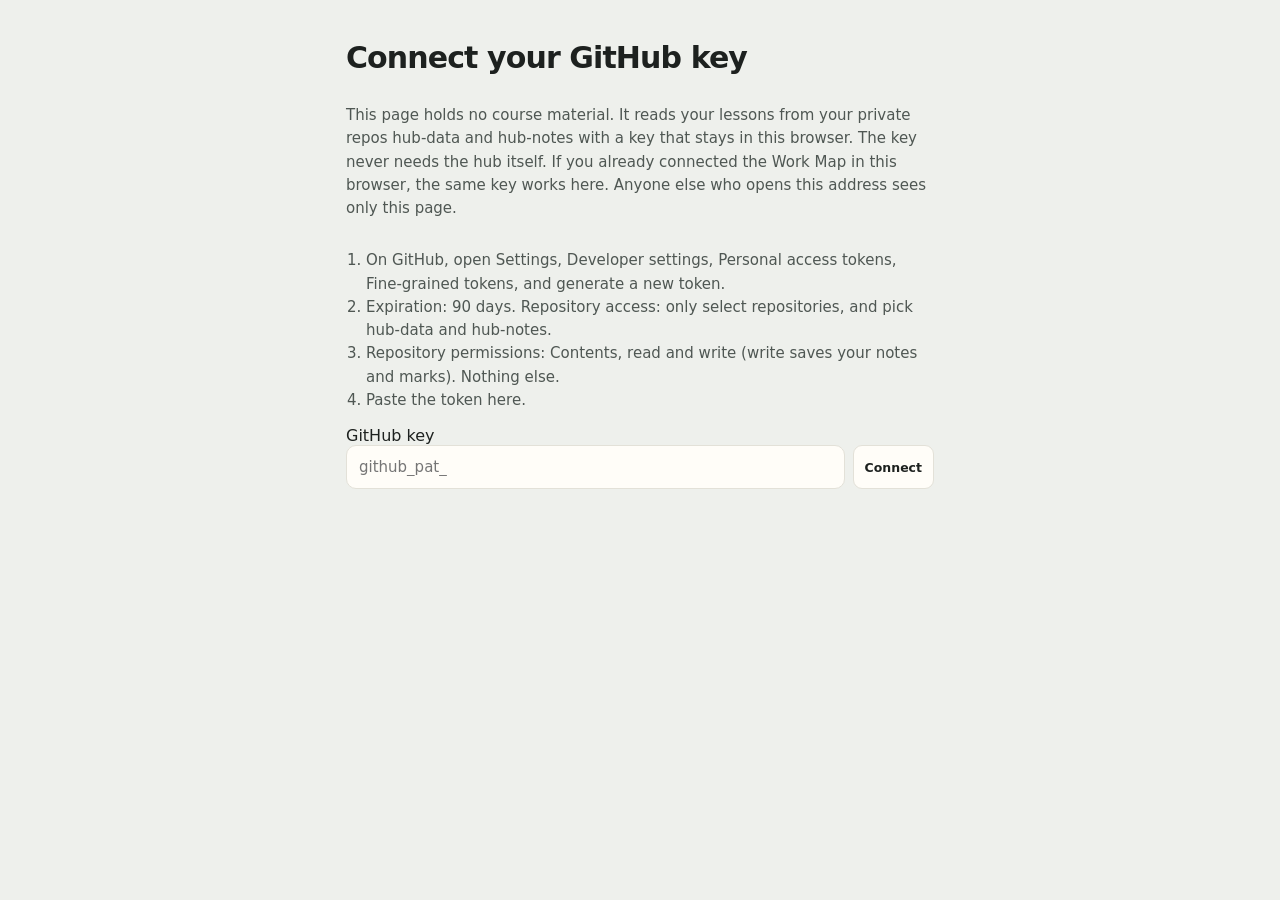
<file: index.html>
<!doctype html>
<html lang="ur" dir="rtl">
<head>
<meta charset="utf-8">
<meta name="viewport" content="width=device-width, initial-scale=1, viewport-fit=cover">
<meta name="robots" content="noindex, nofollow">
<meta http-equiv="Content-Security-Policy" content="default-src 'none'; script-src 'self'; style-src 'self' 'unsafe-inline' https://fonts.googleapis.com; font-src https://fonts.gstatic.com; connect-src https://api.github.com; img-src 'self' data:; media-src blob:; base-uri 'none'; form-action 'none'">
<title>Reading Mode</title>
<link rel="preconnect" href="https://fonts.googleapis.com">
<link rel="preconnect" href="https://fonts.gstatic.com" crossorigin>
<link rel="stylesheet" href="https://fonts.googleapis.com/css2?family=Geist:wght@400;500;600;700&family=Noto+Nastaliq+Urdu:wght@400;600;700&family=Gulzar&family=Amiri:wght@400;700&family=Vazirmatn:wght@400;500&display=swap">
<link rel="stylesheet" href="style.css">
</head>
<body>
<section id="connect" class="solo" hidden>
  <h1>Connect your GitHub key</h1>
  <p>This page holds no course material. It reads your lessons from your private repos hub-data and hub-notes with a key that stays in this browser. The key never needs the hub itself. If you already connected the Work Map in this browser, the same key works here. Anyone else who opens this address sees only this page.</p>
  <ol>
    <li>On GitHub, open Settings, Developer settings, Personal access tokens, Fine-grained tokens, and generate a new token.</li>
    <li>Expiration: 90 days. Repository access: only select repositories, and pick hub-data and hub-notes.</li>
    <li>Repository permissions: Contents, read and write (write saves your notes and marks). Nothing else.</li>
    <li>Paste the token here.</li>
  </ol>
  <form id="keyform">
    <label for="key">GitHub key</label>
    <div class="r"><input id="key" type="password" autocomplete="off" spellcheck="false" placeholder="github_pat_"><button type="submit" class="btn">Connect</button></div>
    <p id="keyerr" class="err" hidden></p>
  </form>
</section>
<section id="fail" class="solo" hidden>
  <h1>The hub could not be read</h1>
  <p id="failmsg" class="err"></p>
  <p>Check your connection and that the key still has access to hub-data and hub-notes, then try again.</p>
  <div class="r"><button type="button" class="btn" id="retry">Try again</button><button type="button" class="btn" id="rekey">Use another key</button></div>
</section>
<div id="app" hidden>
  <header class="top" id="top"></header>
  <div id="view"></div>
</div>
<div id="loading" class="loading" hidden>Loading your lessons</div>
<div class="selbar" id="selbar" hidden></div>
<div class="toast" id="toast" hidden role="status" aria-live="polite"></div>
<script src="kit/badge.js"></script>
<script src="app.js"></script>
</body>
</html>
</file>
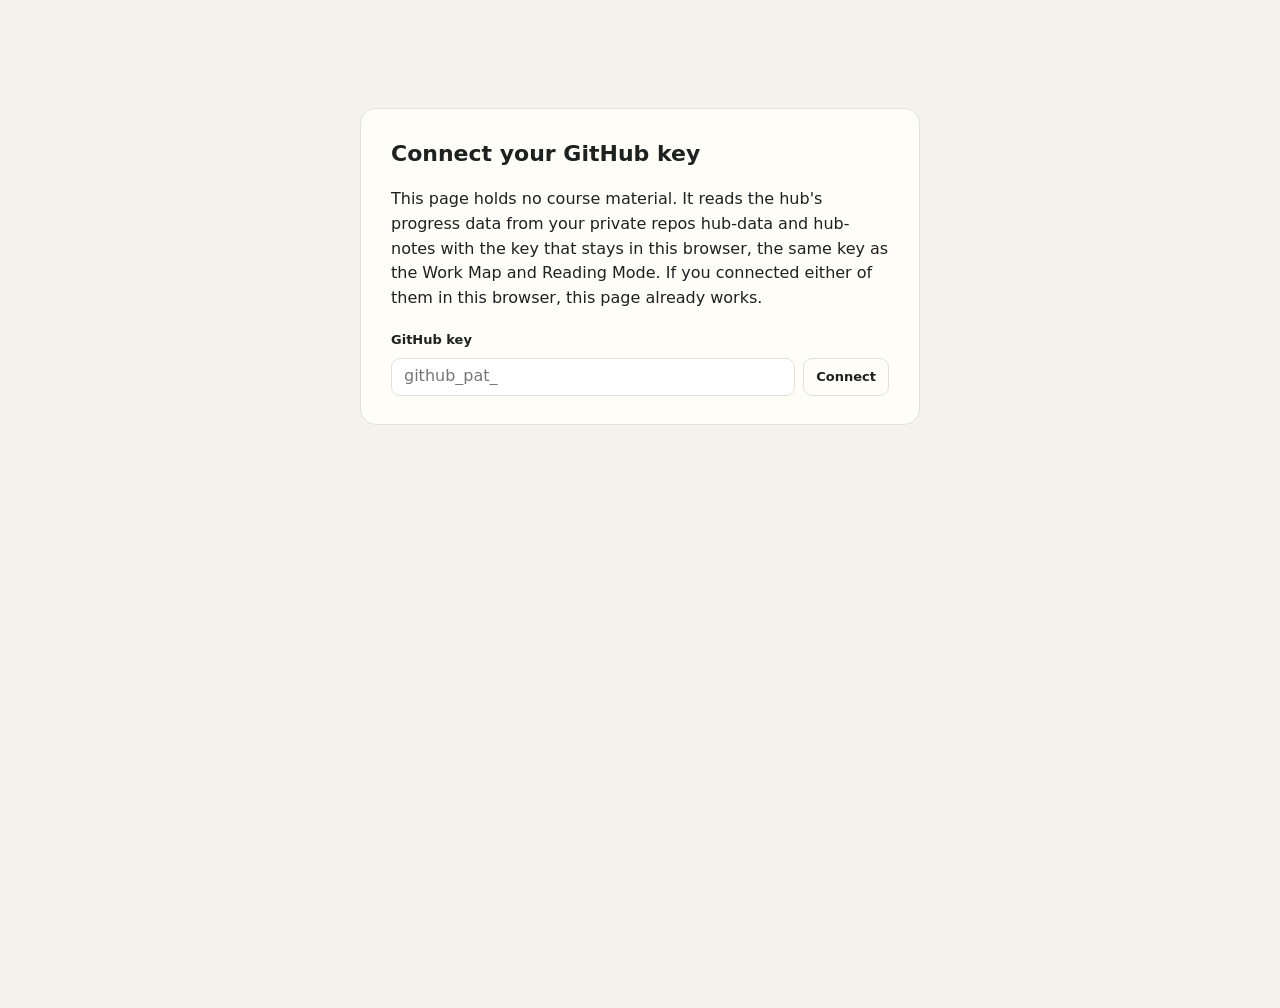
<file: observatory/index.html>
<!doctype html>
<html lang="en">
<head>
<meta charset="utf-8">
<meta name="viewport" content="width=device-width, initial-scale=1">
<meta name="robots" content="noindex, nofollow">
<meta http-equiv="Content-Security-Policy" content="default-src 'none'; script-src 'self'; style-src 'self' 'unsafe-inline' https://fonts.googleapis.com; font-src https://fonts.gstatic.com; connect-src https://api.github.com; img-src 'self' data:; base-uri 'none'; form-action 'none'">
<title>Maarif City</title>
<link rel="preconnect" href="https://fonts.googleapis.com">
<link rel="preconnect" href="https://fonts.gstatic.com" crossorigin>
<link rel="stylesheet" href="https://fonts.googleapis.com/css2?family=Geist:wght@400;500;600;700&family=Gulzar&family=Noto+Nastaliq+Urdu:wght@400;700&display=swap">
<link rel="stylesheet" href="style.css">
</head>
<body>
<section id="connect" class="solo" hidden>
  <h1>Connect your GitHub key</h1>
  <p>This page holds no course material. It reads the hub's progress data from your private repos hub-data and hub-notes with the key that stays in this browser, the same key as the Work Map and Reading Mode. If you connected either of them in this browser, this page already works.</p>
  <form id="keyform"><label for="key">GitHub key</label>
    <div class="r"><input id="key" type="password" autocomplete="off" spellcheck="false" placeholder="github_pat_"><button type="submit" class="btn">Connect</button></div>
    <p id="keyerr" class="err" hidden></p></form>
</section>
<div id="app" hidden>
  <header class="top">
    <a class="brand" href="#"><i class="orb"></i>Maarif City</a>
    <nav class="crumb" id="crumb" aria-label="Where you are"></nav>
    <div class="views" id="views" role="group" aria-label="View"><a href="#" data-view="city" class="on" aria-pressed="true">City</a><a href="#" data-view="table" aria-pressed="false">Table</a><a href="#" data-view="all" aria-pressed="false">All courses</a></div>
    <div class="search"><input id="q" type="search" placeholder="Search  ZM B1 S9, Akhlaq B5, or Urdu   ( / )" autocomplete="off" spellcheck="false" aria-label="Search the city"><div id="results" class="results" hidden></div></div>
    <span class="made" id="made"></span>
    <span class="bview" id="bview"></span>
    <a class="homelink" href="../../ex44-orchestrator/" title="The EX-44 Home, its own page">EX-44 Home</a>
  </header>
  <div class="bar2">
    <div class="seg tier" id="tier" role="group" aria-label="Martaba"></div>
    <div class="seg" id="preset" role="group" aria-label="Show"></div>
    <div class="chips" id="chips" role="group" aria-label="Filter"></div>
    <span class="count" id="count"></span><button type="button" class="btn sm" id="showm" hidden>Show them</button><button type="button" class="link" id="clear" hidden>Clear</button>
  </div>
  <main class="desk">
    <div class="stage" id="stage">
      <svg id="svg" role="img" aria-label="Maarif City: every atlas and course as a district of towers"></svg>
      <div class="tip" id="tip" hidden></div>
      <div class="tablev" id="tablev" hidden></div>
      <div class="tablev" id="allv" hidden></div>
      <div class="legend" id="legend"><span><i style="background:#2a5bb8"></i>Written <small>(course: Teacher Copy)</small></span><span><i style="background:#0b7a70"></i>In a sabaq <small>(refined)</small></span><span><i style="background:#7a5bc4"></i>Refined, deck <small>(class-ready)</small></span><span><i style="background:#d99a1e"></i>Taught</span><span><i class="l"></i>Class lesson <small>(one slab per form)</small></span><span><i class="flat"></i>Not started</span><span><i class="dash"></i>Bab not settled <small>(dotted: old atlas Bab kept as a placeholder)</small></span><span><i class="q"></i>Open questions</span></div>
      <div class="ctl"><button type="button" class="btn icon" id="zin" title="Zoom in (+)">+</button><button type="button" class="btn icon" id="zout" title="Zoom out (−)">−</button><button type="button" class="btn" id="rotL" title="Turn left (Q)">⟲</button><button type="button" class="btn" id="rotR" title="Turn right (E)">⟳</button><button type="button" class="btn" id="fit" title="Show everything (F)">Show all</button><button type="button" class="btn icon" id="help" title="Help (?)">?</button></div>
      <div class="minimap" title="Click to jump"><canvas id="mini" width="170" height="116"></canvas><div class="vp" id="vp"></div></div>
      <div class="helpbox" id="helpbox" hidden><b>Getting around</b>
        <div><kbd>click</kbd> select a tower: its chain, forms, open questions and mentor status show on the right</div>
        <div>click the ground or a sign to fly in · <kbd>double-click</kbd> a tower to fly into its Bab</div>
        <div><kbd>drag</kbd> or two-finger swipe: move · pinch or mouse wheel: zoom · <kbd>+</kbd> <kbd>−</kbd> zoom · <kbd>Q</kbd> <kbd>E</kbd> turn · <kbd>F</kbd> show all</div>
        <div>On a touch screen: drag with one, two or three fingers to move, pinch to zoom</div>
        <div><kbd>/</kbd> search · <kbd>Esc</kbd> or the browser Back button: one step back · <kbd>N</kbd> next match</div>
        <div><kbd>←</kbd> <kbd>→</kbd> next tower in the same Bab · <kbd>[</kbd> <kbd>]</kbd> along the chain (atlas Fasl to sabaq and back)</div>
        <div>Each course stands beside the atlas it is built from. Floors climb as the work goes: written, in a sabaq, refined, taught. Filters dim, they never move anything.</div>
        <button type="button" class="btn" data-close>Close</button></div>
    </div>
    <aside class="side" id="side" aria-live="polite"></aside>
  </main>
</div>
<div id="loading" class="solo" hidden><p>Reading the hub</p></div>
<script src="../kit/badge.js"></script>
<script src="core.js"></script>
<script src="city.js"></script>
</body>
</html>
</file>
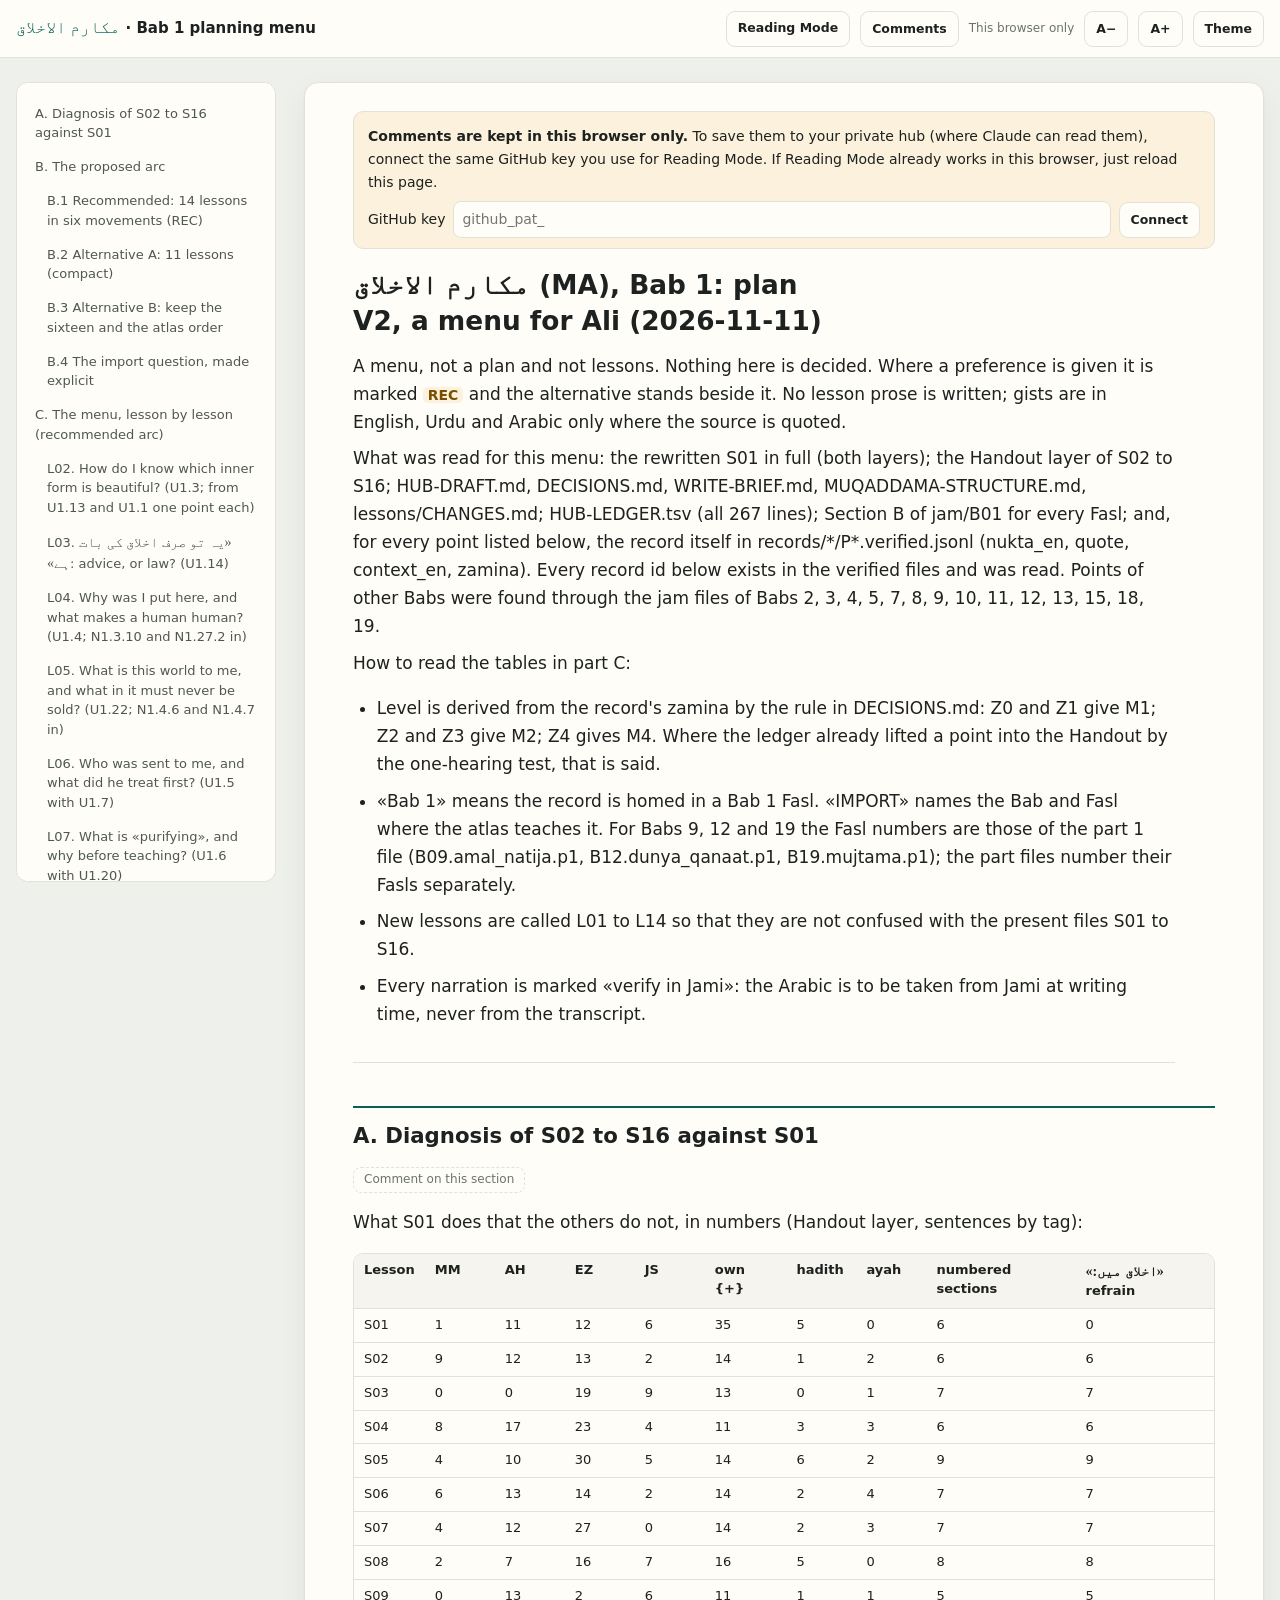
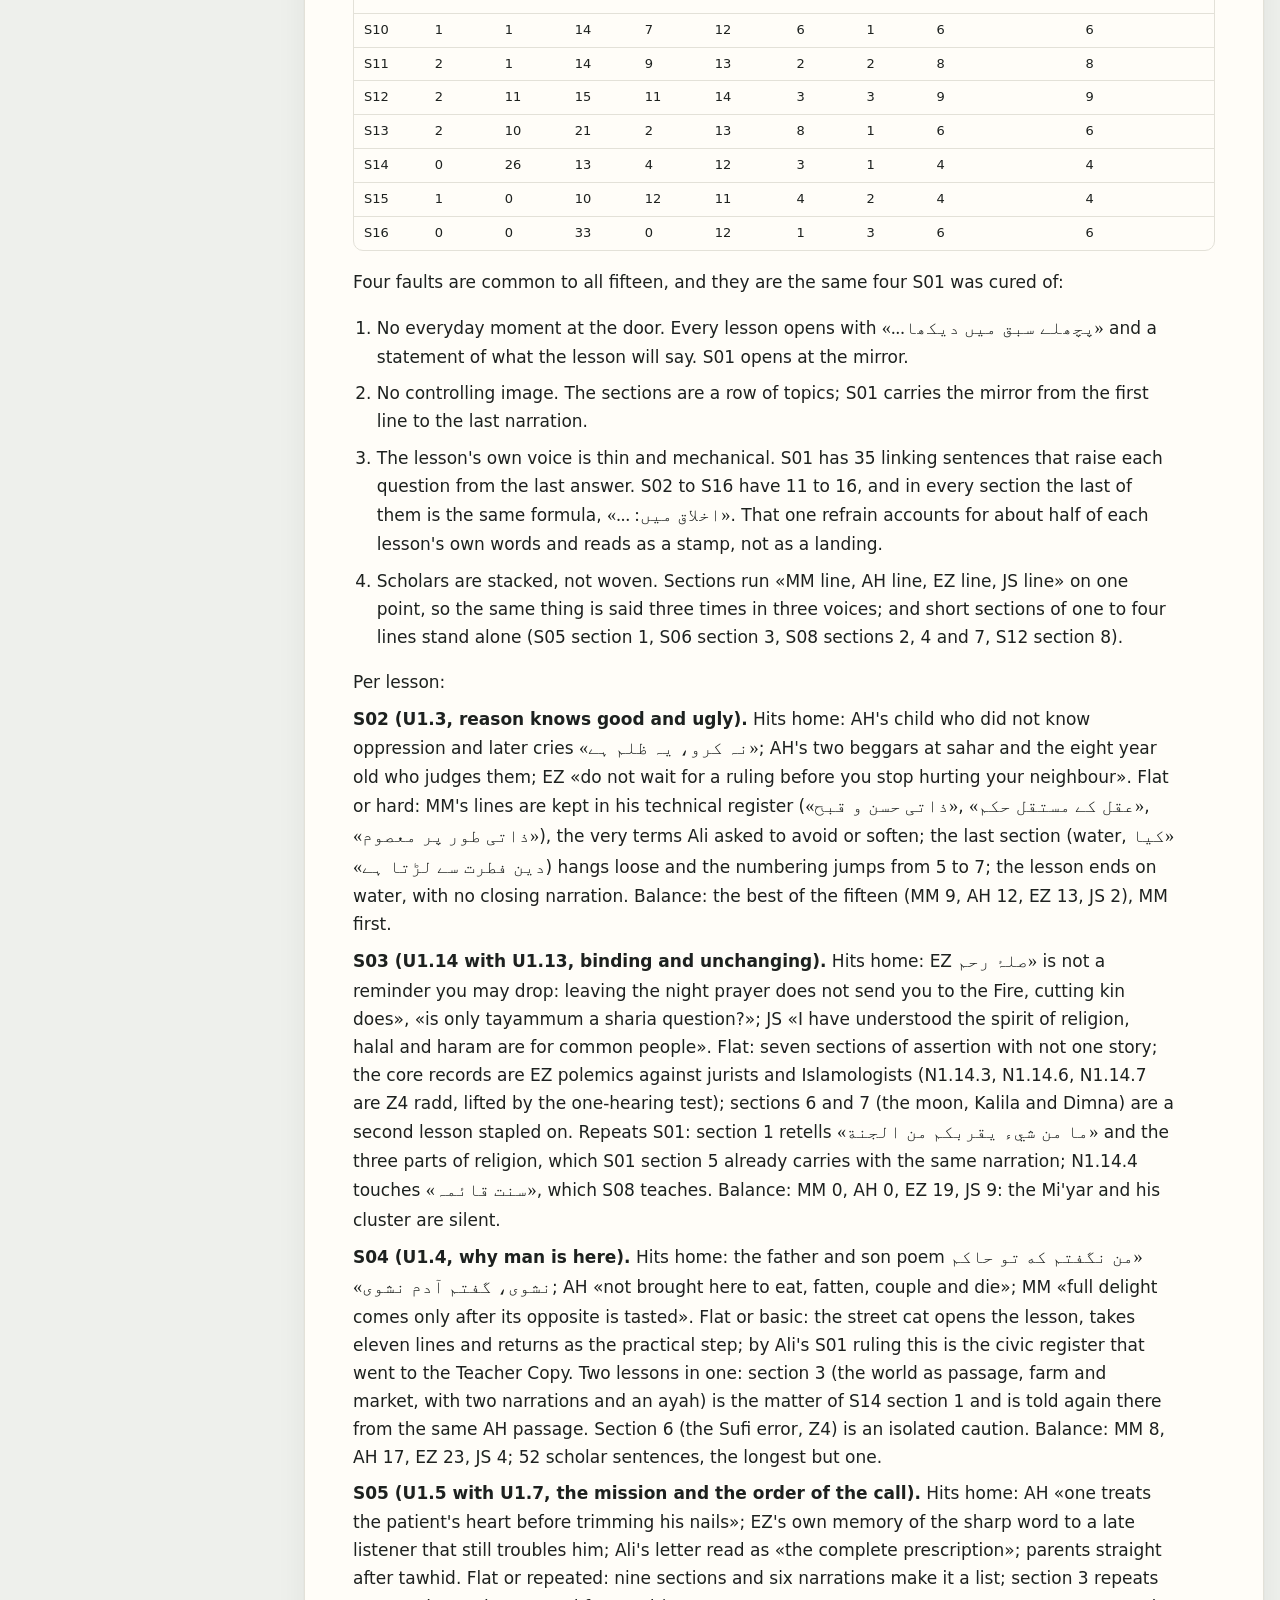
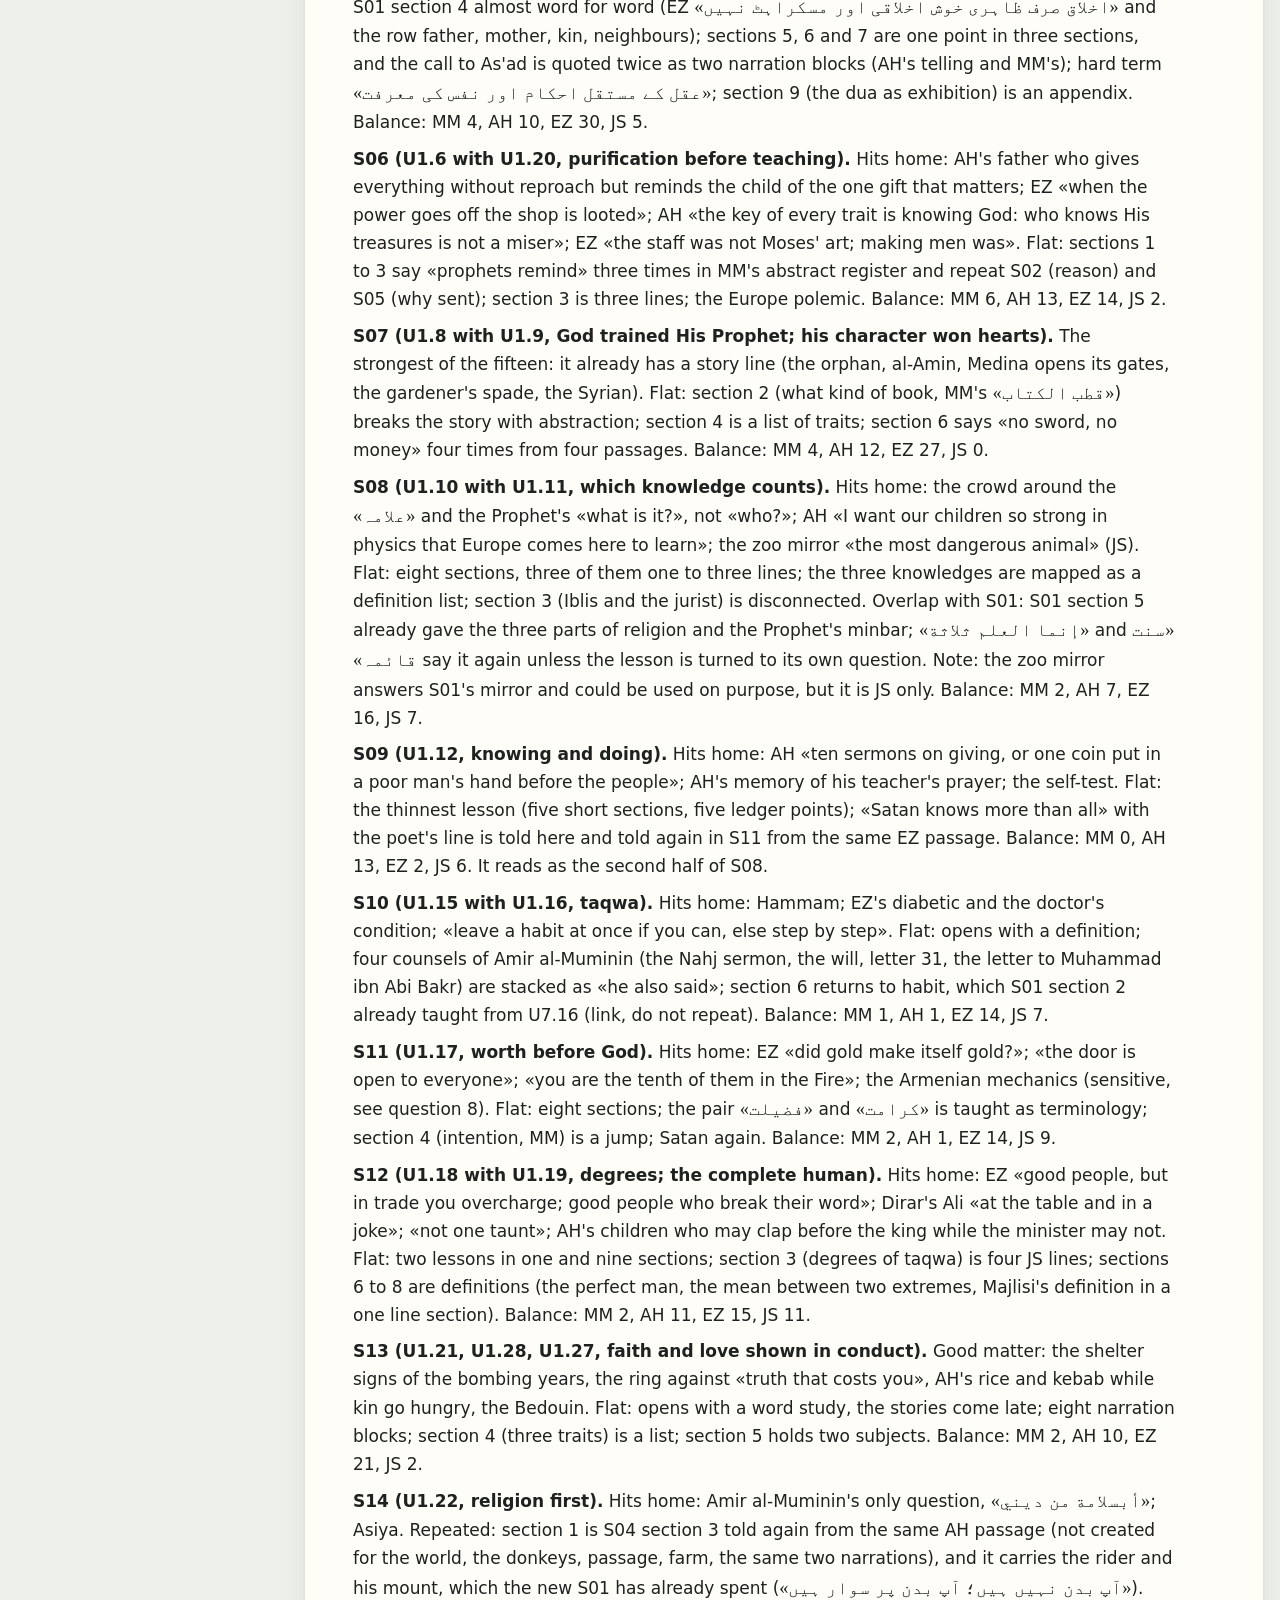
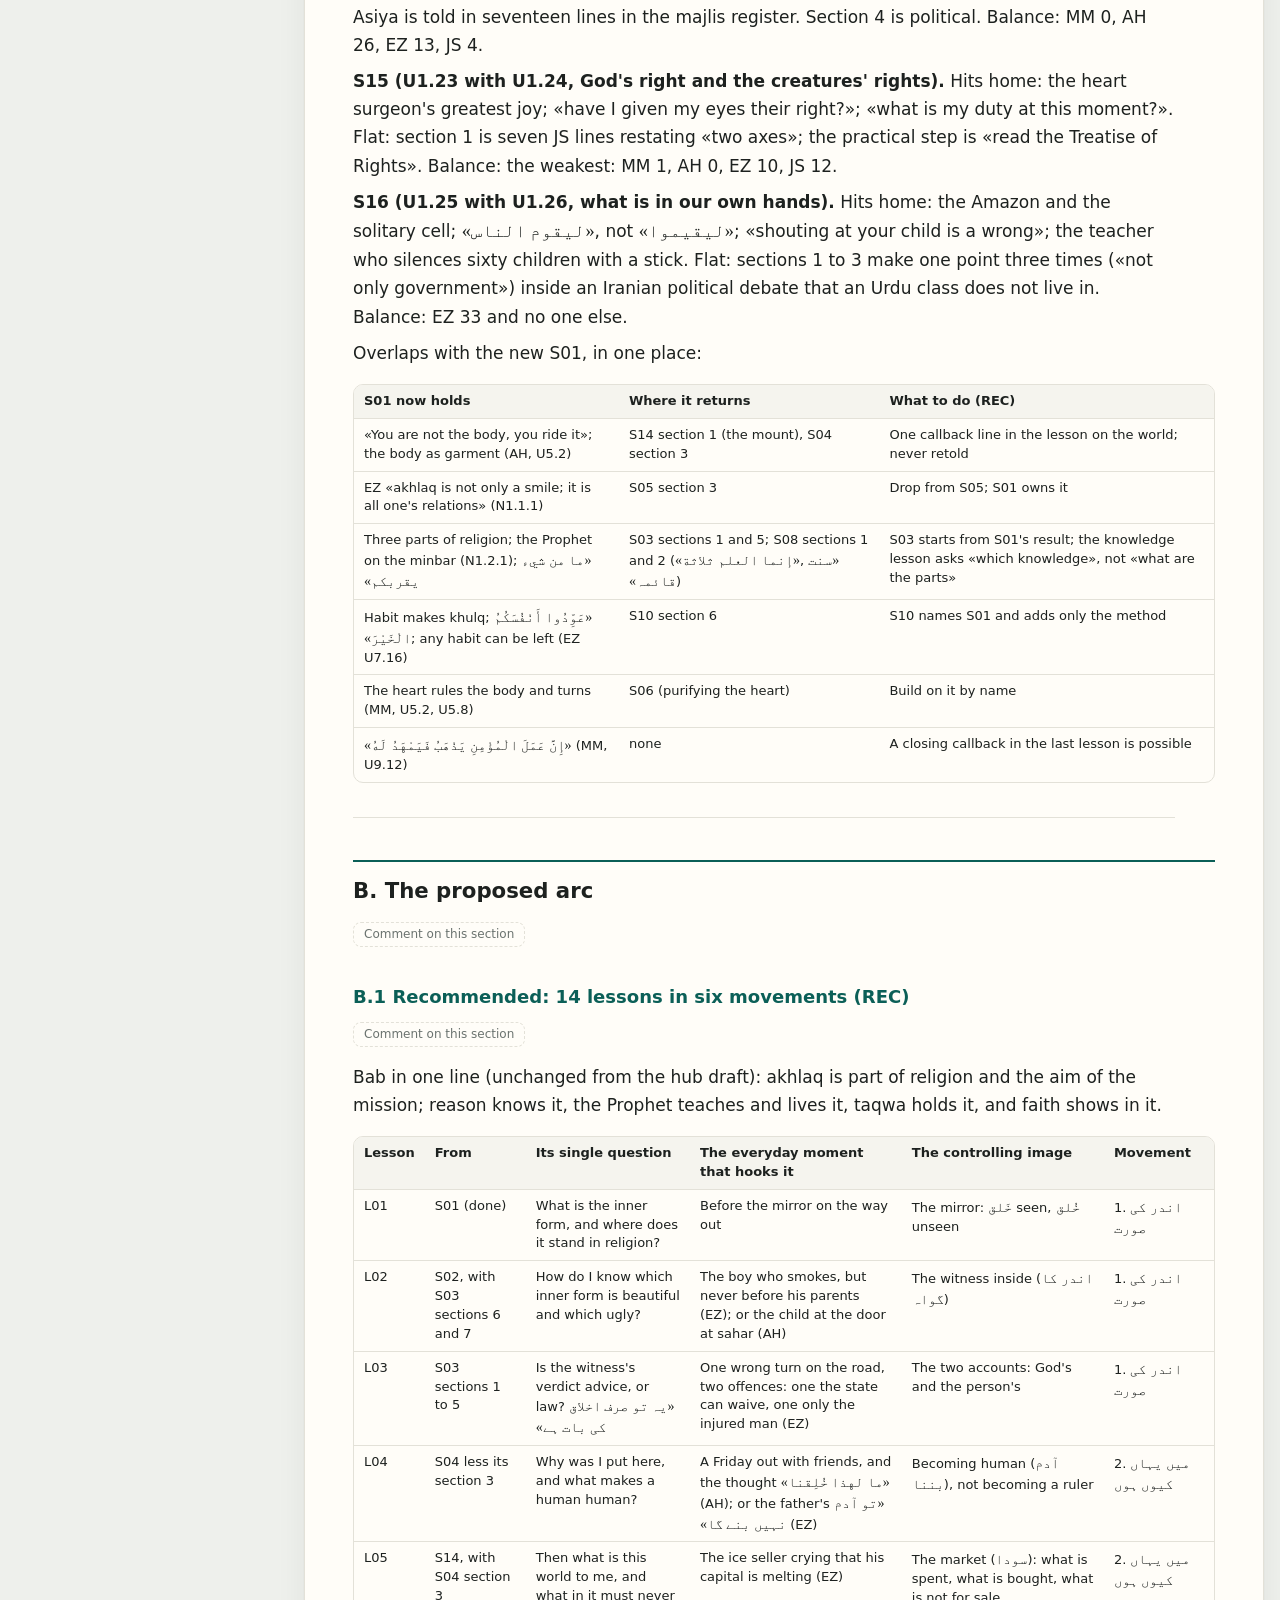
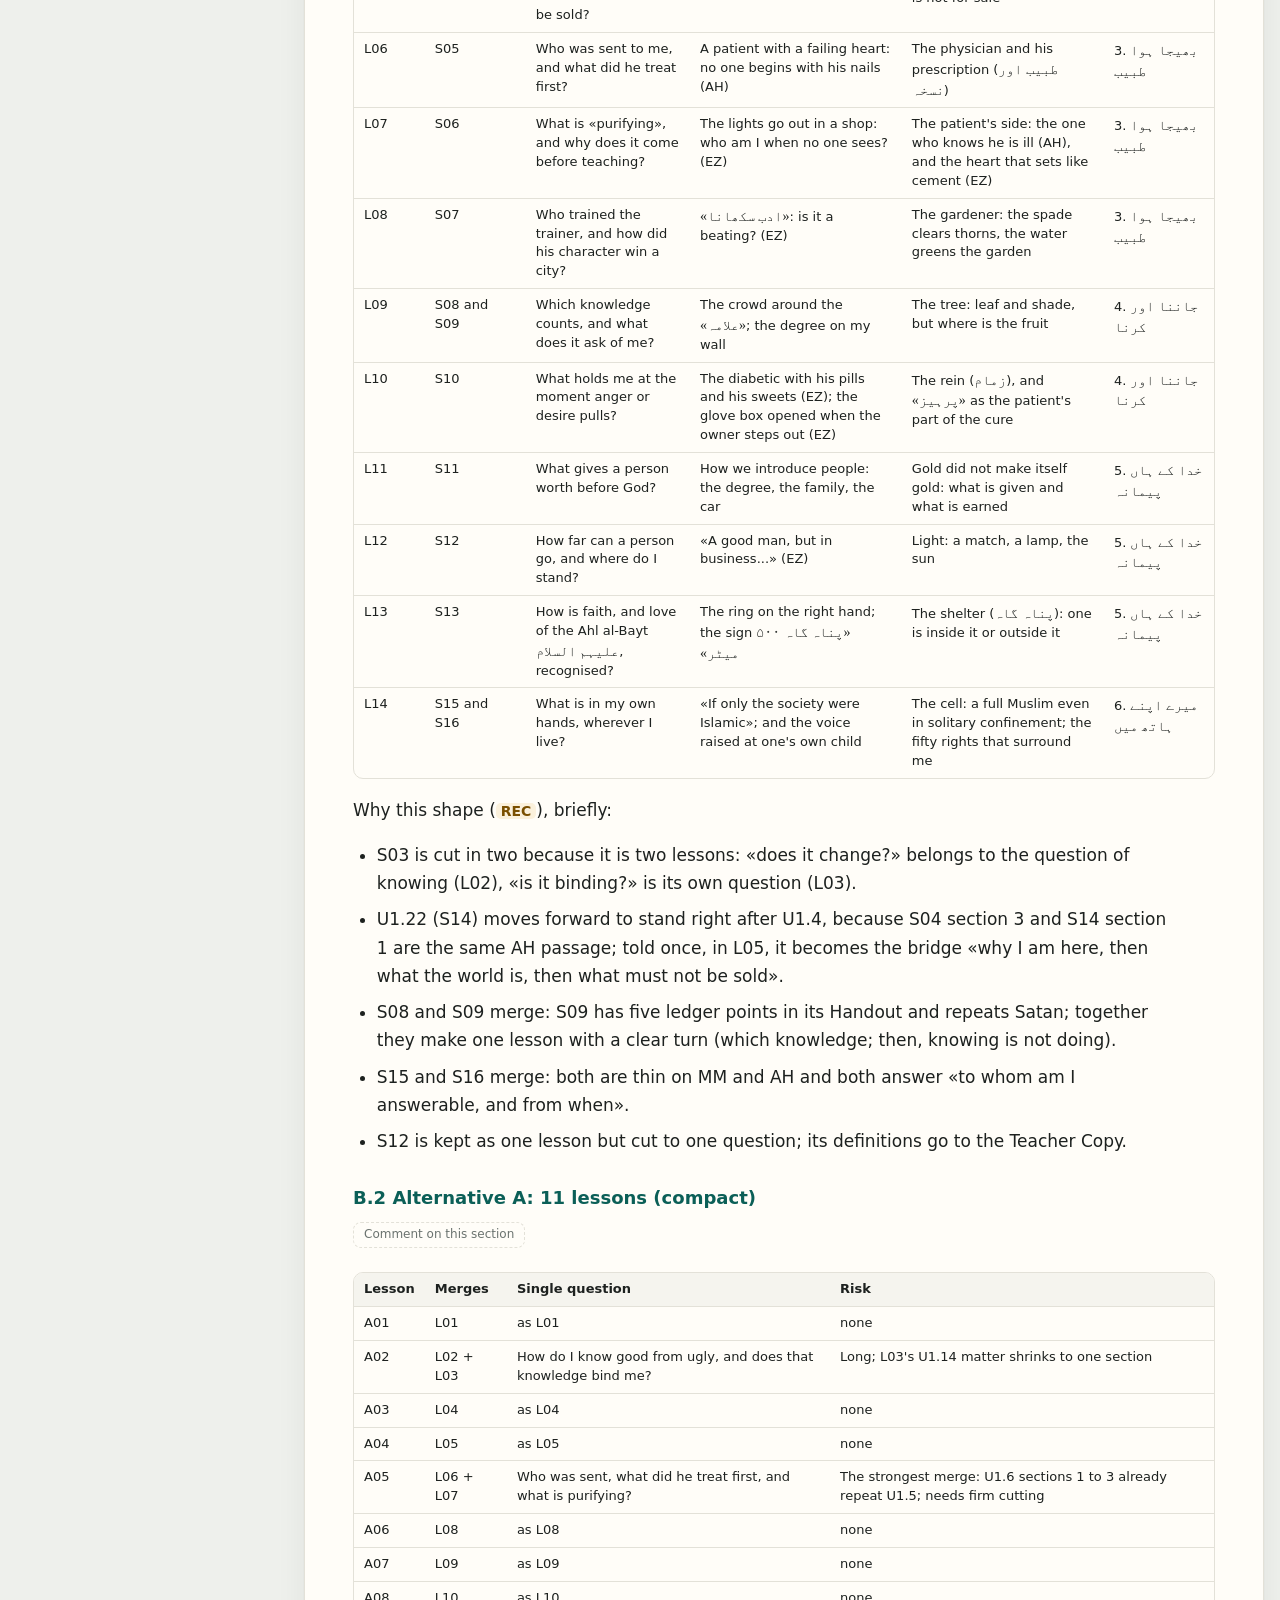
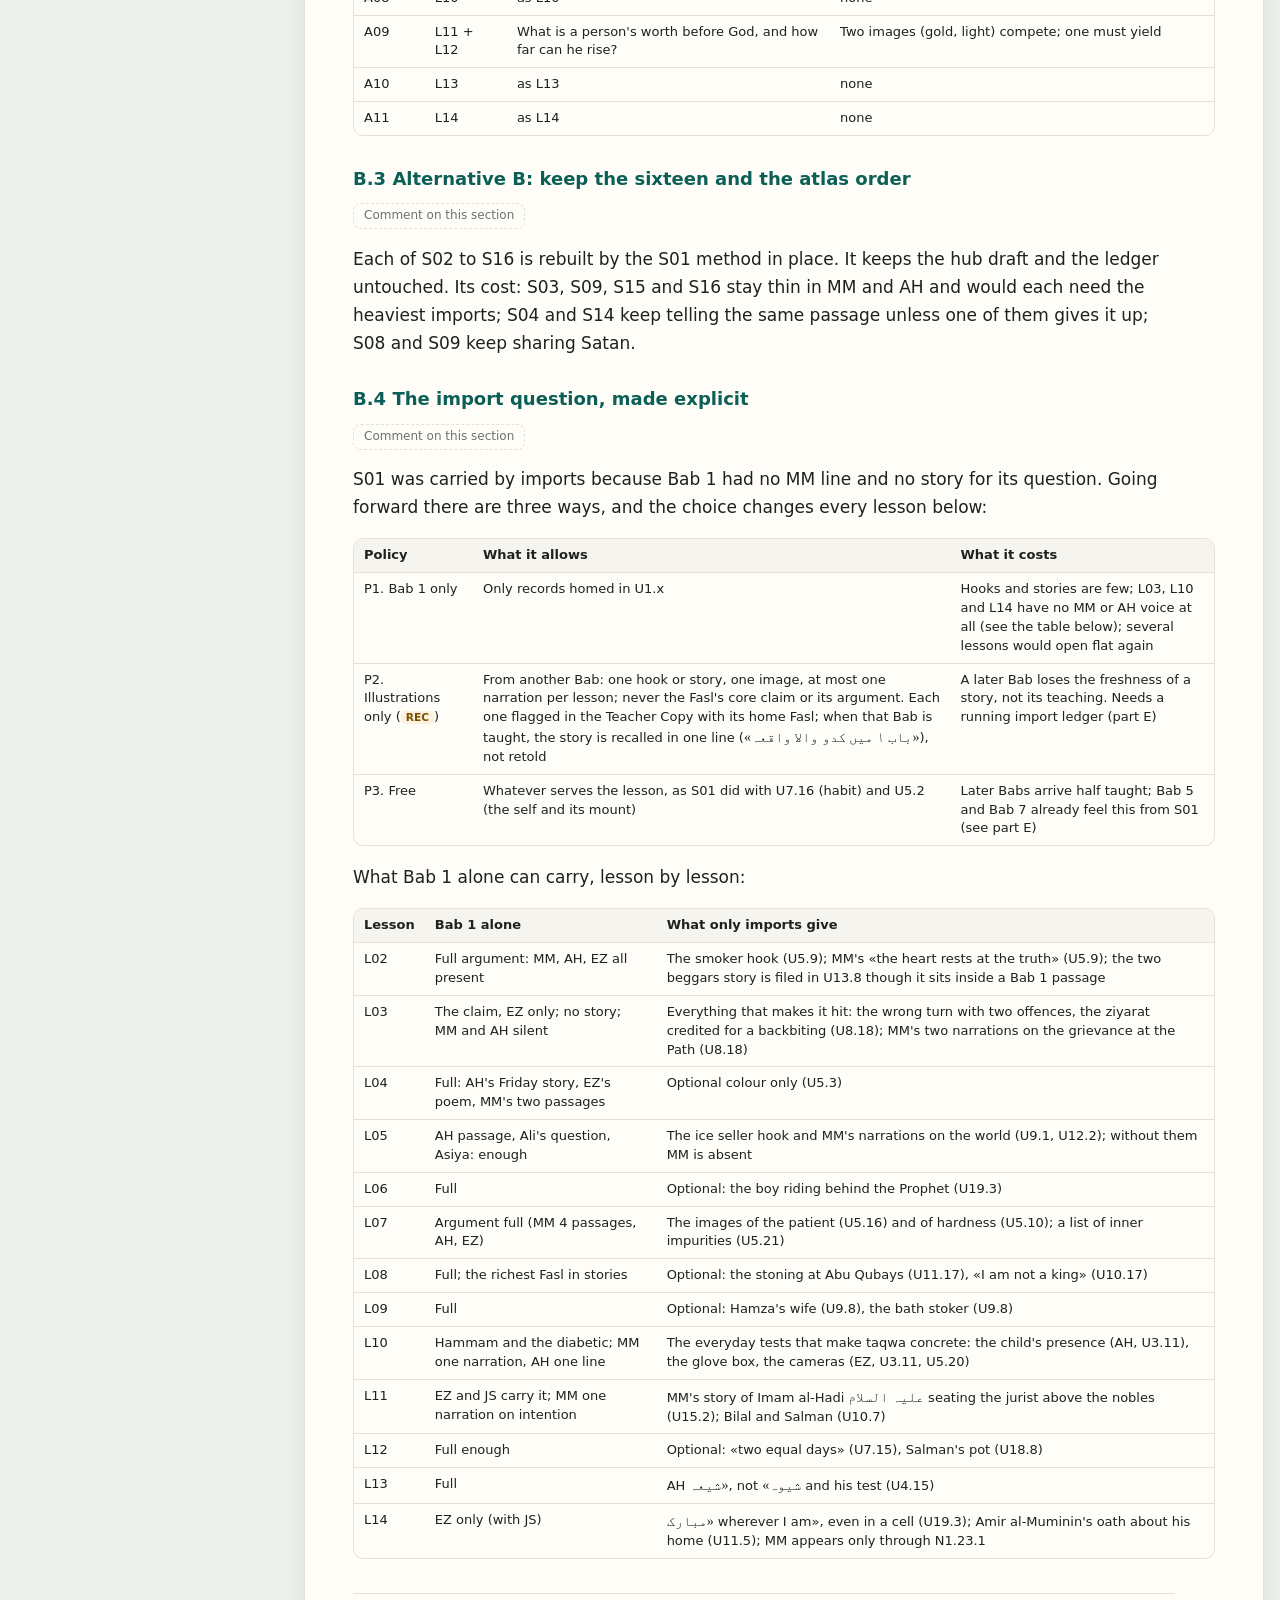
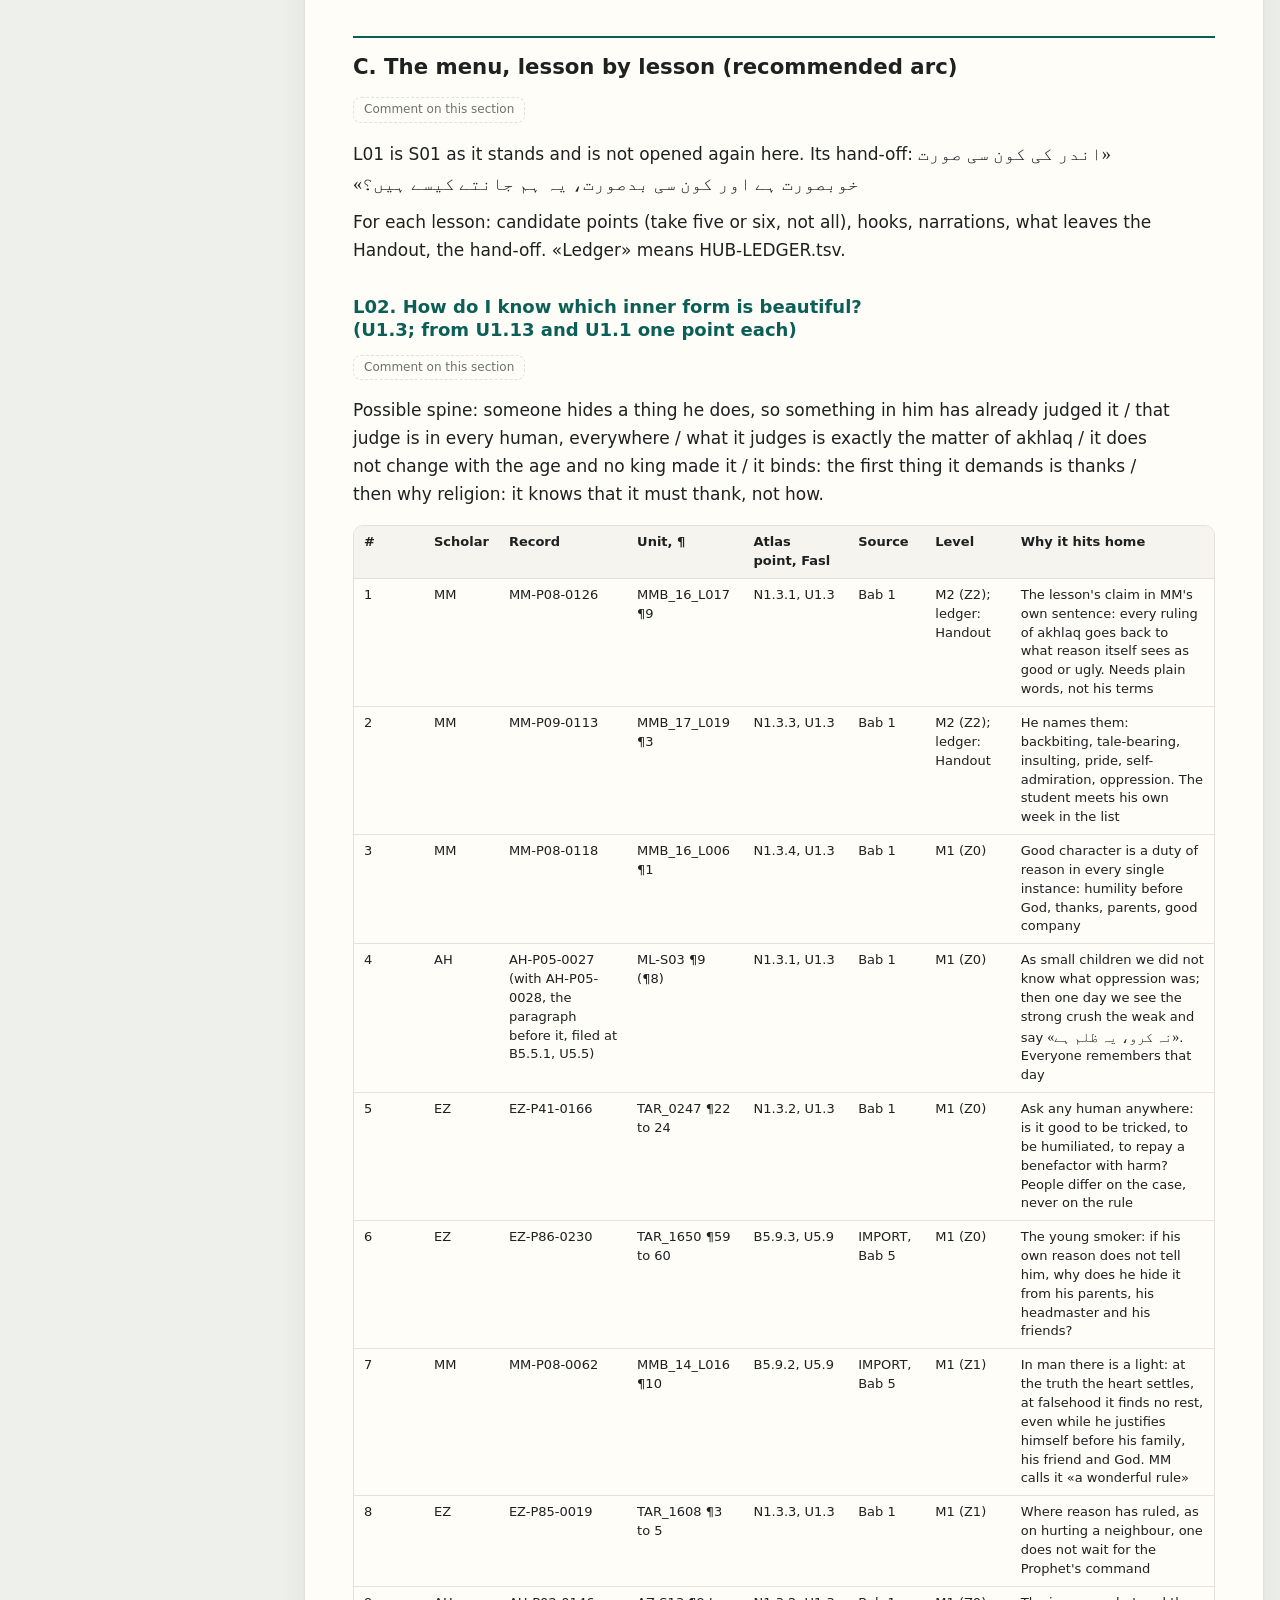
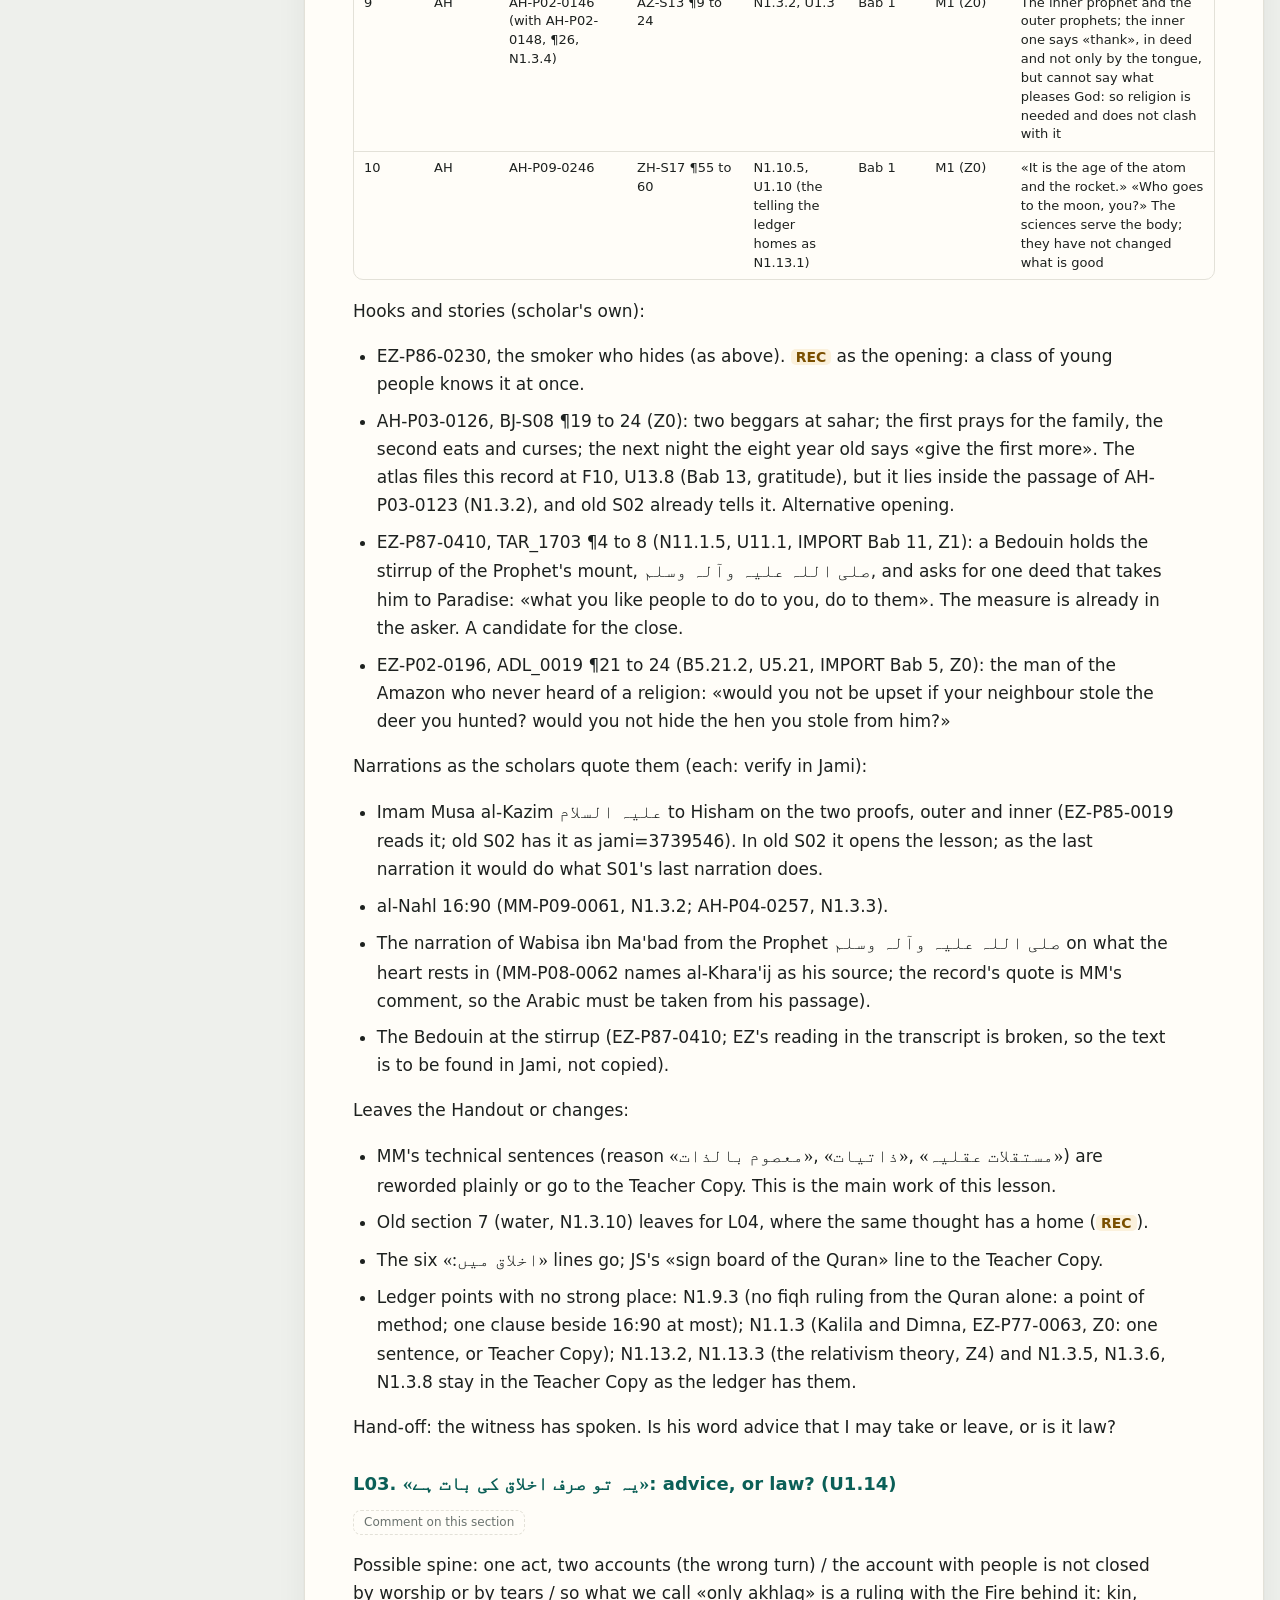
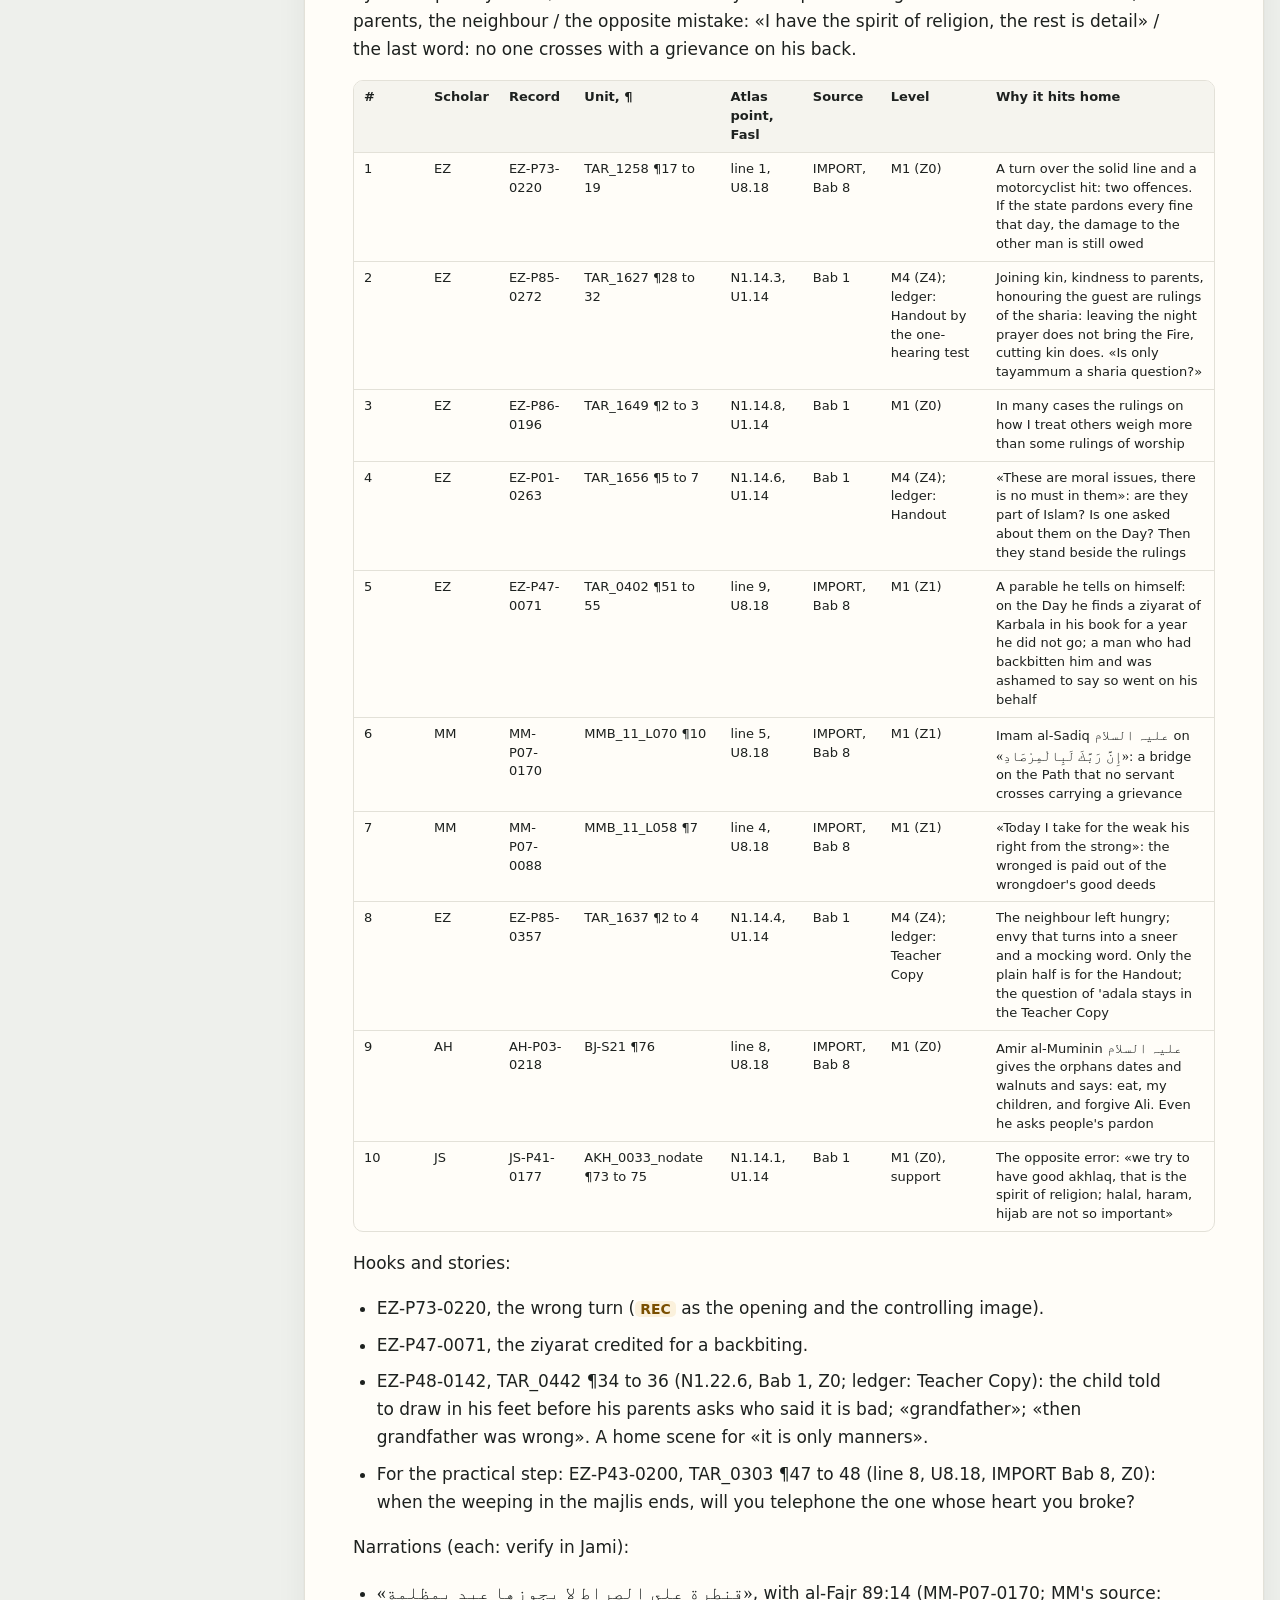
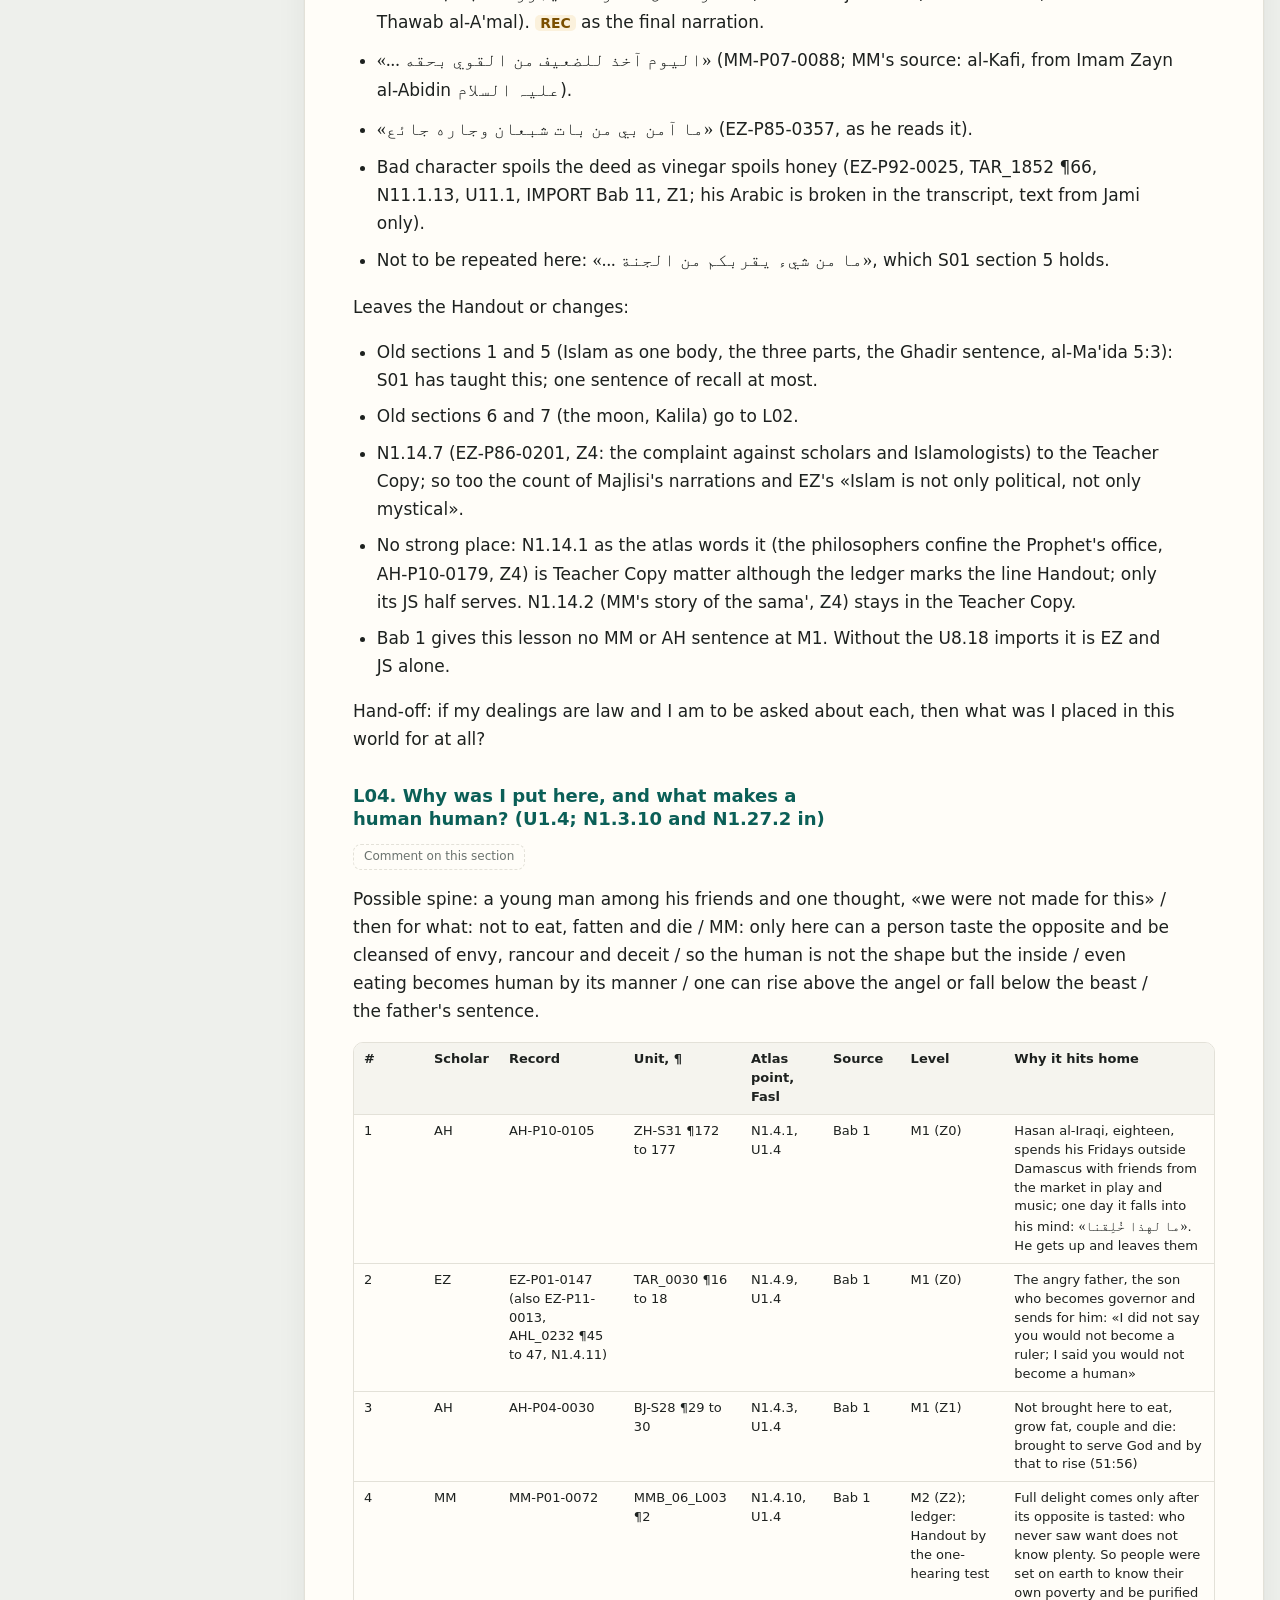
<file: plan-b1/index.html>
<!doctype html>
<html lang="en">
<head>
<meta charset="utf-8">
<meta name="viewport" content="width=device-width, initial-scale=1, viewport-fit=cover">
<meta name="robots" content="noindex, nofollow">
<meta http-equiv="Content-Security-Policy" content="default-src 'none'; script-src 'self'; style-src 'self' https://fonts.googleapis.com; font-src https://fonts.gstatic.com; connect-src https://api.github.com; base-uri 'none'; form-action 'none'">
<title>Bab 1 Planning Menu</title>
<link rel="preconnect" href="https://fonts.googleapis.com"><link rel="preconnect" href="https://fonts.gstatic.com" crossorigin>
<link rel="stylesheet" href="https://fonts.googleapis.com/css2?family=Geist:wght@400;600;700&family=Gulzar&family=Amiri:wght@400;700&family=Noto+Naskh+Arabic:wght@400;600&display=swap">
<link rel="stylesheet" href="plan.css">
</head>
<body>
<header class="top"><b><span class="u" dir="rtl" lang="ur">مکارم الاخلاق</span> · Bab 1 planning menu</b><a class="btn" href="../">Reading Mode</a><button class="btn" id="bC" type="button">Comments</button><span id="cSave"></span><button class="btn" id="bToc" type="button">Contents</button><button class="btn" id="bS" type="button" aria-label="Smaller text">A−</button><button class="btn" id="bL" type="button" aria-label="Larger text">A+</button><button class="btn" id="bT" type="button">Theme</button></header>
<div class="desk"><nav id="toc" aria-label="Contents"><div class="toc">
<ul>
<li><a href="#a-diagnosis-of-s02-to-s16-against-s01">A. Diagnosis of S02 to S16 against S01</a></li>
<li><a href="#b-the-proposed-arc">B. The proposed arc</a><ul>
<li><a href="#b1-recommended-14-lessons-in-six-movements-rec">B.1 Recommended: 14 lessons in six movements (REC)</a></li>
<li><a href="#b2-alternative-a-11-lessons-compact">B.2 Alternative A: 11 lessons (compact)</a></li>
<li><a href="#b3-alternative-b-keep-the-sixteen-and-the-atlas-order">B.3 Alternative B: keep the sixteen and the atlas order</a></li>
<li><a href="#b4-the-import-question-made-explicit">B.4 The import question, made explicit</a></li>
</ul>
</li>
<li><a href="#c-the-menu-lesson-by-lesson-recommended-arc">C. The menu, lesson by lesson (recommended arc)</a><ul>
<li><a href="#l02-how-do-i-know-which-inner-form-is-beautiful-u13-from-u113-and-u11-one-point-each">L02. How do I know which inner form is beautiful? (U1.3; from U1.13 and U1.1 one point each)</a></li>
<li><a href="#l03-advice-or-law-u114">L03. <span class="ar" dir="rtl" lang="ur">«یہ تو صرف اخلاق کی بات ہے»</span>: advice, or law? (U1.14)</a></li>
<li><a href="#l04-why-was-i-put-here-and-what-makes-a-human-human-u14-n1310-and-n1272-in">L04. Why was I put here, and what makes a human human? (U1.4; N1.3.10 and N1.27.2 in)</a></li>
<li><a href="#l05-what-is-this-world-to-me-and-what-in-it-must-never-be-sold-u122-n146-and-n147-in">L05. What is this world to me, and what in it must never be sold? (U1.22; N1.4.6 and N1.4.7 in)</a></li>
<li><a href="#l06-who-was-sent-to-me-and-what-did-he-treat-first-u15-with-u17">L06. Who was sent to me, and what did he treat first? (U1.5 with U1.7)</a></li>
<li><a href="#l07-what-is-purifying-and-why-before-teaching-u16-with-u120">L07. What is «purifying», and why before teaching? (U1.6 with U1.20)</a></li>
<li><a href="#l08-who-trained-the-trainer-and-how-did-his-character-win-a-city-u18-with-u19-n153-in">L08. Who trained the trainer, and how did his character win a city? (U1.8 with U1.9; N1.5.3 in)</a></li>
<li><a href="#l09-which-knowledge-counts-and-what-does-it-ask-of-me-u110-u111-u112">L09. Which knowledge counts, and what does it ask of me? (U1.10, U1.11, U1.12)</a></li>
<li><a href="#l10-what-holds-me-at-the-moment-of-the-pull-taqwa-u115-with-u116-n196-in">L10. What holds me at the moment of the pull? Taqwa (U1.15 with U1.16; N1.9.6 in)</a></li>
<li><a href="#l11-what-gives-a-person-worth-before-god-u117">L11. What gives a person worth before God? (U1.17)</a></li>
<li><a href="#l12-how-far-can-a-person-go-and-where-do-i-stand-u118-with-u119">L12. How far can a person go, and where do I stand? (U1.18 with U1.19)</a></li>
<li><a href="#l13-how-is-faith-and-love-of-the-ahl-al-bayt-recognised-u121-u128-from-u127-n1172-in">L13. How is faith, and love of the Ahl al-Bayt <span class="ar" dir="rtl" lang="ur">علیہم السلام</span>, recognised? (U1.21, U1.28, from U1.27; N1.17.2 in)</a></li>
<li><a href="#l14-what-is-in-my-own-hands-wherever-i-live-u123-u124-u125-u126">L14. What is in my own hands, wherever I live? (U1.23, U1.24, U1.25, U1.26)</a></li>
</ul>
</li>
<li><a href="#d-coverage-every-ledger-point-has-a-home-in-the-new-arc">D. Coverage: every ledger point has a home in the new arc</a></li>
<li><a href="#e-import-ledger-what-each-later-bab-would-lose-or-repeat">E. Import ledger: what each later Bab would lose or repeat</a><ul>
<li><a href="#already-spent-by-s01-for-the-record-taken-from-s01s-own-front-matter-and-text">Already spent by S01 (for the record; taken from S01's own front matter and text)</a></li>
<li><a href="#suggested-in-this-menu">Suggested in this menu</a></li>
</ul>
</li>
<li><a href="#f-open-questions-for-ali">F. Open questions for Ali</a></li>
<li><a href="#g-what-this-menu-does-not-do">G. What this menu does not do</a></li>
</ul>
</div>
</nav><article class="sheet"><h1 id="ma-bab-1-plan-v2-a-menu-for-ali-2026-11-11"><span class="ar" dir="rtl" lang="ur">مکارم الاخلاق</span> (MA), Bab 1: plan V2, a menu for Ali (2026-11-11)</h1>
<p>A menu, not a plan and not lessons. Nothing here is decided. Where a preference is given it is marked REC and the alternative stands beside it. No lesson prose is written; gists are in English, Urdu and Arabic only where the source is quoted.</p>
<p>What was read for this menu: the rewritten S01 in full (both layers); the Handout layer of S02 to S16; HUB-DRAFT.md, DECISIONS.md, WRITE-BRIEF.md, MUQADDAMA-STRUCTURE.md, lessons/CHANGES.md; HUB-LEDGER.tsv (all 267 lines); Section B of jam/B01 for every Fasl; and, for every point listed below, the record itself in records/*/P*.verified.jsonl (nukta_en, quote, context_en, zamina). Every record id below exists in the verified files and was read. Points of other Babs were found through the jam files of Babs 2, 3, 4, 5, 7, 8, 9, 10, 11, 12, 13, 15, 18, 19.</p>
<p>How to read the tables in part C:</p>
<ul>
<li>Level is derived from the record's zamina by the rule in DECISIONS.md: Z0 and Z1 give M1; Z2 and Z3 give M2; Z4 gives M4. Where the ledger already lifted a point into the Handout by the one-hearing test, that is said.</li>
<li>«Bab 1» means the record is homed in a Bab 1 Fasl. «IMPORT» names the Bab and Fasl where the atlas teaches it. For Babs 9, 12 and 19 the Fasl numbers are those of the part 1 file (B09.amal_natija.p1, B12.dunya_qanaat.p1, B19.mujtama.p1); the part files number their Fasls separately.</li>
<li>New lessons are called L01 to L14 so that they are not confused with the present files S01 to S16.</li>
<li>Every narration is marked «verify in Jami»: the Arabic is to be taken from Jami at writing time, never from the transcript.</li>
</ul>
<hr />
<h2 id="a-diagnosis-of-s02-to-s16-against-s01">A. Diagnosis of S02 to S16 against S01</h2>
<p>What S01 does that the others do not, in numbers (Handout layer, sentences by tag):</p>
<div class="tw"><table>
<thead>
<tr>
<th>Lesson</th>
<th>MM</th>
<th>AH</th>
<th>EZ</th>
<th>JS</th>
<th>own {+}</th>
<th>hadith</th>
<th>ayah</th>
<th>numbered sections</th>
<th><span class="ar" dir="rtl" lang="ur">«اخلاق میں:»</span> refrain</th>
</tr>
</thead>
<tbody>
<tr>
<td>S01</td>
<td>1</td>
<td>11</td>
<td>12</td>
<td>6</td>
<td>35</td>
<td>5</td>
<td>0</td>
<td>6</td>
<td>0</td>
</tr>
<tr>
<td>S02</td>
<td>9</td>
<td>12</td>
<td>13</td>
<td>2</td>
<td>14</td>
<td>1</td>
<td>2</td>
<td>6</td>
<td>6</td>
</tr>
<tr>
<td>S03</td>
<td>0</td>
<td>0</td>
<td>19</td>
<td>9</td>
<td>13</td>
<td>0</td>
<td>1</td>
<td>7</td>
<td>7</td>
</tr>
<tr>
<td>S04</td>
<td>8</td>
<td>17</td>
<td>23</td>
<td>4</td>
<td>11</td>
<td>3</td>
<td>3</td>
<td>6</td>
<td>6</td>
</tr>
<tr>
<td>S05</td>
<td>4</td>
<td>10</td>
<td>30</td>
<td>5</td>
<td>14</td>
<td>6</td>
<td>2</td>
<td>9</td>
<td>9</td>
</tr>
<tr>
<td>S06</td>
<td>6</td>
<td>13</td>
<td>14</td>
<td>2</td>
<td>14</td>
<td>2</td>
<td>4</td>
<td>7</td>
<td>7</td>
</tr>
<tr>
<td>S07</td>
<td>4</td>
<td>12</td>
<td>27</td>
<td>0</td>
<td>14</td>
<td>2</td>
<td>3</td>
<td>7</td>
<td>7</td>
</tr>
<tr>
<td>S08</td>
<td>2</td>
<td>7</td>
<td>16</td>
<td>7</td>
<td>16</td>
<td>5</td>
<td>0</td>
<td>8</td>
<td>8</td>
</tr>
<tr>
<td>S09</td>
<td>0</td>
<td>13</td>
<td>2</td>
<td>6</td>
<td>11</td>
<td>1</td>
<td>1</td>
<td>5</td>
<td>5</td>
</tr>
<tr>
<td>S10</td>
<td>1</td>
<td>1</td>
<td>14</td>
<td>7</td>
<td>12</td>
<td>6</td>
<td>1</td>
<td>6</td>
<td>6</td>
</tr>
<tr>
<td>S11</td>
<td>2</td>
<td>1</td>
<td>14</td>
<td>9</td>
<td>13</td>
<td>2</td>
<td>2</td>
<td>8</td>
<td>8</td>
</tr>
<tr>
<td>S12</td>
<td>2</td>
<td>11</td>
<td>15</td>
<td>11</td>
<td>14</td>
<td>3</td>
<td>3</td>
<td>9</td>
<td>9</td>
</tr>
<tr>
<td>S13</td>
<td>2</td>
<td>10</td>
<td>21</td>
<td>2</td>
<td>13</td>
<td>8</td>
<td>1</td>
<td>6</td>
<td>6</td>
</tr>
<tr>
<td>S14</td>
<td>0</td>
<td>26</td>
<td>13</td>
<td>4</td>
<td>12</td>
<td>3</td>
<td>1</td>
<td>4</td>
<td>4</td>
</tr>
<tr>
<td>S15</td>
<td>1</td>
<td>0</td>
<td>10</td>
<td>12</td>
<td>11</td>
<td>4</td>
<td>2</td>
<td>4</td>
<td>4</td>
</tr>
<tr>
<td>S16</td>
<td>0</td>
<td>0</td>
<td>33</td>
<td>0</td>
<td>12</td>
<td>1</td>
<td>3</td>
<td>6</td>
<td>6</td>
</tr>
</tbody>
</table></div>
<p>Four faults are common to all fifteen, and they are the same four S01 was cured of:</p>
<ol>
<li>No everyday moment at the door. Every lesson opens with <span class="ar" dir="rtl" lang="ur">«پچھلے سبق میں دیکھا...»</span> and a statement of what the lesson will say. S01 opens at the mirror.</li>
<li>No controlling image. The sections are a row of topics; S01 carries the mirror from the first line to the last narration.</li>
<li>The lesson's own voice is thin and mechanical. S01 has 35 linking sentences that raise each question from the last answer. S02 to S16 have 11 to 16, and in every section the last of them is the same formula, <span class="ar" dir="rtl" lang="ur">«اخلاق میں: ...»</span>. That one refrain accounts for about half of each lesson's own words and reads as a stamp, not as a landing.</li>
<li>Scholars are stacked, not woven. Sections run «MM line, AH line, EZ line, JS line» on one point, so the same thing is said three times in three voices; and short sections of one to four lines stand alone (S05 section 1, S06 section 3, S08 sections 2, 4 and 7, S12 section 8).</li>
</ol>
<p>Per lesson:</p>
<p><strong>S02 (U1.3, reason knows good and ugly).</strong> Hits home: AH's child who did not know oppression and later cries <span class="ar" dir="rtl" lang="ur">«نہ کرو، یہ ظلم ہے»</span>; AH's two beggars at sahar and the eight year old who judges them; EZ «do not wait for a ruling before you stop hurting your neighbour». Flat or hard: MM's lines are kept in his technical register (<span class="ar" dir="rtl" lang="ur">«ذاتی حسن و قبح»</span>, <span class="ar" dir="rtl" lang="ur">«عقل کے مستقل حکم»</span>, <span class="ar" dir="rtl" lang="ur">«ذاتی طور پر معصوم»</span>), the very terms Ali asked to avoid or soften; the last section (water, <span class="ar" dir="rtl" lang="ur">«کیا دین فطرت سے لڑتا ہے»</span>) hangs loose and the numbering jumps from 5 to 7; the lesson ends on water, with no closing narration. Balance: the best of the fifteen (MM 9, AH 12, EZ 13, JS 2), MM first.</p>
<p><strong>S03 (U1.14 with U1.13, binding and unchanging).</strong> Hits home: EZ <span class="ar" dir="rtl" lang="ur">«صلۂ رحم</span> is not a reminder you may drop: leaving the night prayer does not send you to the Fire, cutting kin does», «is only tayammum a sharia question?»; JS «I have understood the spirit of religion, halal and haram are for common people». Flat: seven sections of assertion with not one story; the core records are EZ polemics against jurists and Islamologists (N1.14.3, N1.14.6, N1.14.7 are Z4 radd, lifted by the one-hearing test); sections 6 and 7 (the moon, Kalila and Dimna) are a second lesson stapled on. Repeats S01: section 1 retells <span class="ar" dir="rtl" lang="ur">«ما من شيء يقربكم من الجنة»</span> and the three parts of religion, which S01 section 5 already carries with the same narration; N1.14.4 touches <span class="ar" dir="rtl" lang="ur">«سنت قائمہ»</span>, which S08 teaches. Balance: MM 0, AH 0, EZ 19, JS 9: the Mi'yar and his cluster are silent.</p>
<p><strong>S04 (U1.4, why man is here).</strong> Hits home: the father and son poem <span class="ar" dir="rtl" lang="ur">«من نگفتم که تو حاکم نشوی، گفتم آدم نشوی»</span>; AH «not brought here to eat, fatten, couple and die»; MM «full delight comes only after its opposite is tasted». Flat or basic: the street cat opens the lesson, takes eleven lines and returns as the practical step; by Ali's S01 ruling this is the civic register that went to the Teacher Copy. Two lessons in one: section 3 (the world as passage, farm and market, with two narrations and an ayah) is the matter of S14 section 1 and is told again there from the same AH passage. Section 6 (the Sufi error, Z4) is an isolated caution. Balance: MM 8, AH 17, EZ 23, JS 4; 52 scholar sentences, the longest but one.</p>
<p><strong>S05 (U1.5 with U1.7, the mission and the order of the call).</strong> Hits home: AH «one treats the patient's heart before trimming his nails»; EZ's own memory of the sharp word to a late listener that still troubles him; Ali's letter read as «the complete prescription»; parents straight after tawhid. Flat or repeated: nine sections and six narrations make it a list; section 3 repeats S01 section 4 almost word for word (EZ <span class="ar" dir="rtl" lang="ur">«اخلاق صرف ظاہری خوش اخلاقی اور مسکراہٹ نہیں»</span> and the row father, mother, kin, neighbours); sections 5, 6 and 7 are one point in three sections, and the call to As'ad is quoted twice as two narration blocks (AH's telling and MM's); hard term <span class="ar" dir="rtl" lang="ur">«عقل کے مستقل احکام اور نفس کی معرفت»</span>; section 9 (the dua as exhibition) is an appendix. Balance: MM 4, AH 10, EZ 30, JS 5.</p>
<p><strong>S06 (U1.6 with U1.20, purification before teaching).</strong> Hits home: AH's father who gives everything without reproach but reminds the child of the one gift that matters; EZ «when the power goes off the shop is looted»; AH «the key of every trait is knowing God: who knows His treasures is not a miser»; EZ «the staff was not Moses' art; making men was». Flat: sections 1 to 3 say «prophets remind» three times in MM's abstract register and repeat S02 (reason) and S05 (why sent); section 3 is three lines; the Europe polemic. Balance: MM 6, AH 13, EZ 14, JS 2.</p>
<p><strong>S07 (U1.8 with U1.9, God trained His Prophet; his character won hearts).</strong> The strongest of the fifteen: it already has a story line (the orphan, al-Amin, Medina opens its gates, the gardener's spade, the Syrian). Flat: section 2 (what kind of book, MM's <span class="ar" dir="rtl" lang="ur">«قطب الکتاب»</span>) breaks the story with abstraction; section 4 is a list of traits; section 6 says «no sword, no money» four times from four passages. Balance: MM 4, AH 12, EZ 27, JS 0.</p>
<p><strong>S08 (U1.10 with U1.11, which knowledge counts).</strong> Hits home: the crowd around the <span class="ar" dir="rtl" lang="ur">«علامہ»</span> and the Prophet's «what is it?», not «who?»; AH «I want our children so strong in physics that Europe comes here to learn»; the zoo mirror «the most dangerous animal» (JS). Flat: eight sections, three of them one to three lines; the three knowledges are mapped as a definition list; section 3 (Iblis and the jurist) is disconnected. Overlap with S01: S01 section 5 already gave the three parts of religion and the Prophet's minbar; <span class="ar" dir="rtl" lang="ur">«إنما العلم ثلاثة»</span> and <span class="ar" dir="rtl" lang="ur">«سنت قائمہ»</span> say it again unless the lesson is turned to its own question. Note: the zoo mirror answers S01's mirror and could be used on purpose, but it is JS only. Balance: MM 2, AH 7, EZ 16, JS 7.</p>
<p><strong>S09 (U1.12, knowing and doing).</strong> Hits home: AH «ten sermons on giving, or one coin put in a poor man's hand before the people»; AH's memory of his teacher's prayer; the self-test. Flat: the thinnest lesson (five short sections, five ledger points); «Satan knows more than all» with the poet's line is told here and told again in S11 from the same EZ passage. Balance: MM 0, AH 13, EZ 2, JS 6. It reads as the second half of S08.</p>
<p><strong>S10 (U1.15 with U1.16, taqwa).</strong> Hits home: Hammam; EZ's diabetic and the doctor's condition; «leave a habit at once if you can, else step by step». Flat: opens with a definition; four counsels of Amir al-Muminin (the Nahj sermon, the will, letter 31, the letter to Muhammad ibn Abi Bakr) are stacked as «he also said»; section 6 returns to habit, which S01 section 2 already taught from U7.16 (link, do not repeat). Balance: MM 1, AH 1, EZ 14, JS 7.</p>
<p><strong>S11 (U1.17, worth before God).</strong> Hits home: EZ «did gold make itself gold?»; «the door is open to everyone»; «you are the tenth of them in the Fire»; the Armenian mechanics (sensitive, see question 8). Flat: eight sections; the pair <span class="ar" dir="rtl" lang="ur">«فضیلت»</span> and <span class="ar" dir="rtl" lang="ur">«کرامت»</span> is taught as terminology; section 4 (intention, MM) is a jump; Satan again. Balance: MM 2, AH 1, EZ 14, JS 9.</p>
<p><strong>S12 (U1.18 with U1.19, degrees; the complete human).</strong> Hits home: EZ «good people, but in trade you overcharge; good people who break their word»; Dirar's Ali «at the table and in a joke»; «not one taunt»; AH's children who may clap before the king while the minister may not. Flat: two lessons in one and nine sections; section 3 (degrees of taqwa) is four JS lines; sections 6 to 8 are definitions (the perfect man, the mean between two extremes, Majlisi's definition in a one line section). Balance: MM 2, AH 11, EZ 15, JS 11.</p>
<p><strong>S13 (U1.21, U1.28, U1.27, faith and love shown in conduct).</strong> Good matter: the shelter signs of the bombing years, the ring against «truth that costs you», AH's rice and kebab while kin go hungry, the Bedouin. Flat: opens with a word study, the stories come late; eight narration blocks; section 4 (three traits) is a list; section 5 holds two subjects. Balance: MM 2, AH 10, EZ 21, JS 2.</p>
<p><strong>S14 (U1.22, religion first).</strong> Hits home: Amir al-Muminin's only question, <span class="ar" dir="rtl" lang="ur">«أبسلامة من ديني»</span>; Asiya. Repeated: section 1 is S04 section 3 told again from the same AH passage (not created for the world, the donkeys, passage, farm, the same two narrations), and it carries the rider and his mount, which the new S01 has already spent (<span class="ar" dir="rtl" lang="ur">«آپ بدن نہیں ہیں؛ آپ بدن پر سوار ہیں»</span>). Asiya is told in seventeen lines in the majlis register. Section 4 is political. Balance: MM 0, AH 26, EZ 13, JS 4.</p>
<p><strong>S15 (U1.23 with U1.24, God's right and the creatures' rights).</strong> Hits home: the heart surgeon's greatest joy; «have I given my eyes their right?»; «what is my duty at this moment?». Flat: section 1 is seven JS lines restating «two axes»; the practical step is «read the Treatise of Rights». Balance: the weakest: MM 1, AH 0, EZ 10, JS 12.</p>
<p><strong>S16 (U1.25 with U1.26, what is in our own hands).</strong> Hits home: the Amazon and the solitary cell; <span class="ar" dir="rtl" lang="ur">«ليقوم الناس»</span>, not <span class="ar" dir="rtl" lang="ur">«ليقيموا»</span>; «shouting at your child is a wrong»; the teacher who silences sixty children with a stick. Flat: sections 1 to 3 make one point three times («not only government») inside an Iranian political debate that an Urdu class does not live in. Balance: EZ 33 and no one else.</p>
<p>Overlaps with the new S01, in one place:</p>
<div class="tw"><table>
<thead>
<tr>
<th>S01 now holds</th>
<th>Where it returns</th>
<th>What to do (REC)</th>
</tr>
</thead>
<tbody>
<tr>
<td>«You are not the body, you ride it»; the body as garment (AH, U5.2)</td>
<td>S14 section 1 (the mount), S04 section 3</td>
<td>One callback line in the lesson on the world; never retold</td>
</tr>
<tr>
<td>EZ «akhlaq is not only a smile; it is all one's relations» (N1.1.1)</td>
<td>S05 section 3</td>
<td>Drop from S05; S01 owns it</td>
</tr>
<tr>
<td>Three parts of religion; the Prophet on the minbar (N1.2.1); <span class="ar" dir="rtl" lang="ur">«ما من شيء يقربكم»</span></td>
<td>S03 sections 1 and 5; S08 sections 1 and 2 (<span class="ar" dir="rtl" lang="ur">«إنما العلم ثلاثة»</span>, <span class="ar" dir="rtl" lang="ur">«سنت قائمہ»</span>)</td>
<td>S03 starts from S01's result; the knowledge lesson asks «which knowledge», not «what are the parts»</td>
</tr>
<tr>
<td>Habit makes khulq; <span class="ar" dir="rtl" lang="ur">«عَوِّدُوا أَنْفُسَكُمُ الْخَيْرَ»</span>; any habit can be left (EZ U7.16)</td>
<td>S10 section 6</td>
<td>S10 names S01 and adds only the method</td>
</tr>
<tr>
<td>The heart rules the body and turns (MM, U5.2, U5.8)</td>
<td>S06 (purifying the heart)</td>
<td>Build on it by name</td>
</tr>
<tr>
<td><span class="ar" dir="rtl" lang="ur">«إِنَّ عَمَلَ الْمُؤْمِنِ يَذْهَبُ فَيَمْهَدُ لَهُ»</span> (MM, U9.12)</td>
<td>none</td>
<td>A closing callback in the last lesson is possible</td>
</tr>
</tbody>
</table></div>
<hr />
<h2 id="b-the-proposed-arc">B. The proposed arc</h2>
<h3 id="b1-recommended-14-lessons-in-six-movements-rec">B.1 Recommended: 14 lessons in six movements (REC)</h3>
<p>Bab in one line (unchanged from the hub draft): akhlaq is part of religion and the aim of the mission; reason knows it, the Prophet teaches and lives it, taqwa holds it, and faith shows in it.</p>
<div class="tw"><table>
<thead>
<tr>
<th>Lesson</th>
<th>From</th>
<th>Its single question</th>
<th>The everyday moment that hooks it</th>
<th>The controlling image</th>
<th>Movement</th>
</tr>
</thead>
<tbody>
<tr>
<td>L01</td>
<td>S01 (done)</td>
<td>What is the inner form, and where does it stand in religion?</td>
<td>Before the mirror on the way out</td>
<td>The mirror: <span class="ar" dir="rtl" lang="ur">خَلق</span> seen, <span class="ar" dir="rtl" lang="ur">خُلق</span> unseen</td>
<td>1. <span class="ar" dir="rtl" lang="ur">اندر کی صورت</span></td>
</tr>
<tr>
<td>L02</td>
<td>S02, with S03 sections 6 and 7</td>
<td>How do I know which inner form is beautiful and which ugly?</td>
<td>The boy who smokes, but never before his parents (EZ); or the child at the door at sahar (AH)</td>
<td>The witness inside (<span class="ar" dir="rtl" lang="ur">اندر کا گواہ</span>)</td>
<td>1. <span class="ar" dir="rtl" lang="ur">اندر کی صورت</span></td>
</tr>
<tr>
<td>L03</td>
<td>S03 sections 1 to 5</td>
<td>Is the witness's verdict advice, or law? <span class="ar" dir="rtl" lang="ur">«یہ تو صرف اخلاق کی بات ہے»</span></td>
<td>One wrong turn on the road, two offences: one the state can waive, one only the injured man (EZ)</td>
<td>The two accounts: God's and the person's</td>
<td>1. <span class="ar" dir="rtl" lang="ur">اندر کی صورت</span></td>
</tr>
<tr>
<td>L04</td>
<td>S04 less its section 3</td>
<td>Why was I put here, and what makes a human human?</td>
<td>A Friday out with friends, and the thought <span class="ar" dir="rtl" lang="ur">«ما لهذا خُلِقنا»</span> (AH); or the father's <span class="ar" dir="rtl" lang="ur">«تو آدم نہیں بنے گا»</span> (EZ)</td>
<td>Becoming human (<span class="ar" dir="rtl" lang="ur">آدم بننا</span>), not becoming a ruler</td>
<td>2. <span class="ar" dir="rtl" lang="ur">میں یہاں کیوں ہوں</span></td>
</tr>
<tr>
<td>L05</td>
<td>S14, with S04 section 3</td>
<td>Then what is this world to me, and what in it must never be sold?</td>
<td>The ice seller crying that his capital is melting (EZ)</td>
<td>The market (<span class="ar" dir="rtl" lang="ur">سودا</span>): what is spent, what is bought, what is not for sale</td>
<td>2. <span class="ar" dir="rtl" lang="ur">میں یہاں کیوں ہوں</span></td>
</tr>
<tr>
<td>L06</td>
<td>S05</td>
<td>Who was sent to me, and what did he treat first?</td>
<td>A patient with a failing heart: no one begins with his nails (AH)</td>
<td>The physician and his prescription (<span class="ar" dir="rtl" lang="ur">طبیب اور نسخہ</span>)</td>
<td>3. <span class="ar" dir="rtl" lang="ur">بھیجا ہوا طبیب</span></td>
</tr>
<tr>
<td>L07</td>
<td>S06</td>
<td>What is «purifying», and why does it come before teaching?</td>
<td>The lights go out in a shop: who am I when no one sees? (EZ)</td>
<td>The patient's side: the one who knows he is ill (AH), and the heart that sets like cement (EZ)</td>
<td>3. <span class="ar" dir="rtl" lang="ur">بھیجا ہوا طبیب</span></td>
</tr>
<tr>
<td>L08</td>
<td>S07</td>
<td>Who trained the trainer, and how did his character win a city?</td>
<td><span class="ar" dir="rtl" lang="ur">«ادب سکھانا»</span>: is it a beating? (EZ)</td>
<td>The gardener: the spade clears thorns, the water greens the garden</td>
<td>3. <span class="ar" dir="rtl" lang="ur">بھیجا ہوا طبیب</span></td>
</tr>
<tr>
<td>L09</td>
<td>S08 and S09</td>
<td>Which knowledge counts, and what does it ask of me?</td>
<td>The crowd around the <span class="ar" dir="rtl" lang="ur">«علامہ»</span>; the degree on my wall</td>
<td>The tree: leaf and shade, but where is the fruit</td>
<td>4. <span class="ar" dir="rtl" lang="ur">جاننا اور کرنا</span></td>
</tr>
<tr>
<td>L10</td>
<td>S10</td>
<td>What holds me at the moment anger or desire pulls?</td>
<td>The diabetic with his pills and his sweets (EZ); the glove box opened when the owner steps out (EZ)</td>
<td>The rein (<span class="ar" dir="rtl" lang="ur">زمام</span>), and <span class="ar" dir="rtl" lang="ur">«پرہیز»</span> as the patient's part of the cure</td>
<td>4. <span class="ar" dir="rtl" lang="ur">جاننا اور کرنا</span></td>
</tr>
<tr>
<td>L11</td>
<td>S11</td>
<td>What gives a person worth before God?</td>
<td>How we introduce people: the degree, the family, the car</td>
<td>Gold did not make itself gold: what is given and what is earned</td>
<td>5. <span class="ar" dir="rtl" lang="ur">خدا کے ہاں پیمانہ</span></td>
</tr>
<tr>
<td>L12</td>
<td>S12</td>
<td>How far can a person go, and where do I stand?</td>
<td>«A good man, but in business...» (EZ)</td>
<td>Light: a match, a lamp, the sun</td>
<td>5. <span class="ar" dir="rtl" lang="ur">خدا کے ہاں پیمانہ</span></td>
</tr>
<tr>
<td>L13</td>
<td>S13</td>
<td>How is faith, and love of the Ahl al-Bayt <span class="ar" dir="rtl" lang="ur">علیہم السلام</span>, recognised?</td>
<td>The ring on the right hand; the sign <span class="ar" dir="rtl" lang="ur">«پناہ گاہ ۵۰۰ میٹر»</span></td>
<td>The shelter (<span class="ar" dir="rtl" lang="ur">پناہ گاہ</span>): one is inside it or outside it</td>
<td>5. <span class="ar" dir="rtl" lang="ur">خدا کے ہاں پیمانہ</span></td>
</tr>
<tr>
<td>L14</td>
<td>S15 and S16</td>
<td>What is in my own hands, wherever I live?</td>
<td>«If only the society were Islamic»; and the voice raised at one's own child</td>
<td>The cell: a full Muslim even in solitary confinement; the fifty rights that surround me</td>
<td>6. <span class="ar" dir="rtl" lang="ur">میرے اپنے ہاتھ میں</span></td>
</tr>
</tbody>
</table></div>
<p>Why this shape (REC), briefly:</p>
<ul>
<li>S03 is cut in two because it is two lessons: «does it change?» belongs to the question of knowing (L02), «is it binding?» is its own question (L03).</li>
<li>U1.22 (S14) moves forward to stand right after U1.4, because S04 section 3 and S14 section 1 are the same AH passage; told once, in L05, it becomes the bridge «why I am here, then what the world is, then what must not be sold».</li>
<li>S08 and S09 merge: S09 has five ledger points in its Handout and repeats Satan; together they make one lesson with a clear turn (which knowledge; then, knowing is not doing).</li>
<li>S15 and S16 merge: both are thin on MM and AH and both answer «to whom am I answerable, and from when».</li>
<li>S12 is kept as one lesson but cut to one question; its definitions go to the Teacher Copy.</li>
</ul>
<h3 id="b2-alternative-a-11-lessons-compact">B.2 Alternative A: 11 lessons (compact)</h3>
<div class="tw"><table>
<thead>
<tr>
<th>Lesson</th>
<th>Merges</th>
<th>Single question</th>
<th>Risk</th>
</tr>
</thead>
<tbody>
<tr>
<td>A01</td>
<td>L01</td>
<td>as L01</td>
<td>none</td>
</tr>
<tr>
<td>A02</td>
<td>L02 + L03</td>
<td>How do I know good from ugly, and does that knowledge bind me?</td>
<td>Long; L03's U1.14 matter shrinks to one section</td>
</tr>
<tr>
<td>A03</td>
<td>L04</td>
<td>as L04</td>
<td>none</td>
</tr>
<tr>
<td>A04</td>
<td>L05</td>
<td>as L05</td>
<td>none</td>
</tr>
<tr>
<td>A05</td>
<td>L06 + L07</td>
<td>Who was sent, what did he treat first, and what is purifying?</td>
<td>The strongest merge: U1.6 sections 1 to 3 already repeat U1.5; needs firm cutting</td>
</tr>
<tr>
<td>A06</td>
<td>L08</td>
<td>as L08</td>
<td>none</td>
</tr>
<tr>
<td>A07</td>
<td>L09</td>
<td>as L09</td>
<td>none</td>
</tr>
<tr>
<td>A08</td>
<td>L10</td>
<td>as L10</td>
<td>none</td>
</tr>
<tr>
<td>A09</td>
<td>L11 + L12</td>
<td>What is a person's worth before God, and how far can he rise?</td>
<td>Two images (gold, light) compete; one must yield</td>
</tr>
<tr>
<td>A10</td>
<td>L13</td>
<td>as L13</td>
<td>none</td>
</tr>
<tr>
<td>A11</td>
<td>L14</td>
<td>as L14</td>
<td>none</td>
</tr>
</tbody>
</table></div>
<h3 id="b3-alternative-b-keep-the-sixteen-and-the-atlas-order">B.3 Alternative B: keep the sixteen and the atlas order</h3>
<p>Each of S02 to S16 is rebuilt by the S01 method in place. It keeps the hub draft and the ledger untouched. Its cost: S03, S09, S15 and S16 stay thin in MM and AH and would each need the heaviest imports; S04 and S14 keep telling the same passage unless one of them gives it up; S08 and S09 keep sharing Satan.</p>
<h3 id="b4-the-import-question-made-explicit">B.4 The import question, made explicit</h3>
<p>S01 was carried by imports because Bab 1 had no MM line and no story for its question. Going forward there are three ways, and the choice changes every lesson below:</p>
<div class="tw"><table>
<thead>
<tr>
<th>Policy</th>
<th>What it allows</th>
<th>What it costs</th>
</tr>
</thead>
<tbody>
<tr>
<td>P1. Bab 1 only</td>
<td>Only records homed in U1.x</td>
<td>Hooks and stories are few; L03, L10 and L14 have no MM or AH voice at all (see the table below); several lessons would open flat again</td>
</tr>
<tr>
<td>P2. Illustrations only (REC)</td>
<td>From another Bab: one hook or story, one image, at most one narration per lesson; never the Fasl's core claim or its argument. Each one flagged in the Teacher Copy with its home Fasl; when that Bab is taught, the story is recalled in one line (<span class="ar" dir="rtl" lang="ur">«باب ۱ میں کدو والا واقعہ»</span>), not retold</td>
<td>A later Bab loses the freshness of a story, not its teaching. Needs a running import ledger (part E)</td>
</tr>
<tr>
<td>P3. Free</td>
<td>Whatever serves the lesson, as S01 did with U7.16 (habit) and U5.2 (the self and its mount)</td>
<td>Later Babs arrive half taught; Bab 5 and Bab 7 already feel this from S01 (see part E)</td>
</tr>
</tbody>
</table></div>
<p>What Bab 1 alone can carry, lesson by lesson:</p>
<div class="tw"><table>
<thead>
<tr>
<th>Lesson</th>
<th>Bab 1 alone</th>
<th>What only imports give</th>
</tr>
</thead>
<tbody>
<tr>
<td>L02</td>
<td>Full argument: MM, AH, EZ all present</td>
<td>The smoker hook (U5.9); MM's «the heart rests at the truth» (U5.9); the two beggars story is filed in U13.8 though it sits inside a Bab 1 passage</td>
</tr>
<tr>
<td>L03</td>
<td>The claim, EZ only; no story; MM and AH silent</td>
<td>Everything that makes it hit: the wrong turn with two offences, the ziyarat credited for a backbiting (U8.18); MM's two narrations on the grievance at the Path (U8.18)</td>
</tr>
<tr>
<td>L04</td>
<td>Full: AH's Friday story, EZ's poem, MM's two passages</td>
<td>Optional colour only (U5.3)</td>
</tr>
<tr>
<td>L05</td>
<td>AH passage, Ali's question, Asiya: enough</td>
<td>The ice seller hook and MM's narrations on the world (U9.1, U12.2); without them MM is absent</td>
</tr>
<tr>
<td>L06</td>
<td>Full</td>
<td>Optional: the boy riding behind the Prophet (U19.3)</td>
</tr>
<tr>
<td>L07</td>
<td>Argument full (MM 4 passages, AH, EZ)</td>
<td>The images of the patient (U5.16) and of hardness (U5.10); a list of inner impurities (U5.21)</td>
</tr>
<tr>
<td>L08</td>
<td>Full; the richest Fasl in stories</td>
<td>Optional: the stoning at Abu Qubays (U11.17), «I am not a king» (U10.17)</td>
</tr>
<tr>
<td>L09</td>
<td>Full</td>
<td>Optional: Hamza's wife (U9.8), the bath stoker (U9.8)</td>
</tr>
<tr>
<td>L10</td>
<td>Hammam and the diabetic; MM one narration, AH one line</td>
<td>The everyday tests that make taqwa concrete: the child's presence (AH, U3.11), the glove box, the cameras (EZ, U3.11, U5.20)</td>
</tr>
<tr>
<td>L11</td>
<td>EZ and JS carry it; MM one narration on intention</td>
<td>MM's story of Imam al-Hadi <span class="ar" dir="rtl" lang="ur">علیہ السلام</span> seating the jurist above the nobles (U15.2); Bilal and Salman (U10.7)</td>
</tr>
<tr>
<td>L12</td>
<td>Full enough</td>
<td>Optional: «two equal days» (U7.15), Salman's pot (U18.8)</td>
</tr>
<tr>
<td>L13</td>
<td>Full</td>
<td>AH <span class="ar" dir="rtl" lang="ur">«شیعہ</span>, not <span class="ar" dir="rtl" lang="ur">شیوہ»</span> and his test (U4.15)</td>
</tr>
<tr>
<td>L14</td>
<td>EZ only (with JS)</td>
<td><span class="ar" dir="rtl" lang="ur">«مبارک</span> wherever I am», even in a cell (U19.3); Amir al-Muminin's oath about his home (U11.5); MM appears only through N1.23.1</td>
</tr>
</tbody>
</table></div>
<hr />
<h2 id="c-the-menu-lesson-by-lesson-recommended-arc">C. The menu, lesson by lesson (recommended arc)</h2>
<p>L01 is S01 as it stands and is not opened again here. Its hand-off: <span class="ar" dir="rtl" lang="ur">«اندر کی کون سی صورت خوبصورت ہے اور کون سی بدصورت، یہ ہم جانتے کیسے ہیں؟»</span></p>
<p>For each lesson: candidate points (take five or six, not all), hooks, narrations, what leaves the Handout, the hand-off. «Ledger» means HUB-LEDGER.tsv.</p>
<h3 id="l02-how-do-i-know-which-inner-form-is-beautiful-u13-from-u113-and-u11-one-point-each">L02. How do I know which inner form is beautiful? (U1.3; from U1.13 and U1.1 one point each)</h3>
<p>Possible spine: someone hides a thing he does, so something in him has already judged it / that judge is in every human, everywhere / what it judges is exactly the matter of akhlaq / it does not change with the age and no king made it / it binds: the first thing it demands is thanks / then why religion: it knows that it must thank, not how.</p>
<div class="tw"><table>
<thead>
<tr>
<th>#</th>
<th>Scholar</th>
<th>Record</th>
<th>Unit, ¶</th>
<th>Atlas point, Fasl</th>
<th>Source</th>
<th>Level</th>
<th>Why it hits home</th>
</tr>
</thead>
<tbody>
<tr>
<td>1</td>
<td>MM</td>
<td>MM-P08-0126</td>
<td>MMB_16_L017 ¶9</td>
<td>N1.3.1, U1.3</td>
<td>Bab 1</td>
<td>M2 (Z2); ledger: Handout</td>
<td>The lesson's claim in MM's own sentence: every ruling of akhlaq goes back to what reason itself sees as good or ugly. Needs plain words, not his terms</td>
</tr>
<tr>
<td>2</td>
<td>MM</td>
<td>MM-P09-0113</td>
<td>MMB_17_L019 ¶3</td>
<td>N1.3.3, U1.3</td>
<td>Bab 1</td>
<td>M2 (Z2); ledger: Handout</td>
<td>He names them: backbiting, tale-bearing, insulting, pride, self-admiration, oppression. The student meets his own week in the list</td>
</tr>
<tr>
<td>3</td>
<td>MM</td>
<td>MM-P08-0118</td>
<td>MMB_16_L006 ¶1</td>
<td>N1.3.4, U1.3</td>
<td>Bab 1</td>
<td>M1 (Z0)</td>
<td>Good character is a duty of reason in every single instance: humility before God, thanks, parents, good company</td>
</tr>
<tr>
<td>4</td>
<td>AH</td>
<td>AH-P05-0027 (with AH-P05-0028, the paragraph before it, filed at B5.5.1, U5.5)</td>
<td>ML-S03 ¶9 (¶8)</td>
<td>N1.3.1, U1.3</td>
<td>Bab 1</td>
<td>M1 (Z0)</td>
<td>As small children we did not know what oppression was; then one day we see the strong crush the weak and say <span class="ar" dir="rtl" lang="ur">«نہ کرو، یہ ظلم ہے»</span>. Everyone remembers that day</td>
</tr>
<tr>
<td>5</td>
<td>EZ</td>
<td>EZ-P41-0166</td>
<td>TAR_0247 ¶22 to 24</td>
<td>N1.3.2, U1.3</td>
<td>Bab 1</td>
<td>M1 (Z0)</td>
<td>Ask any human anywhere: is it good to be tricked, to be humiliated, to repay a benefactor with harm? People differ on the case, never on the rule</td>
</tr>
<tr>
<td>6</td>
<td>EZ</td>
<td>EZ-P86-0230</td>
<td>TAR_1650 ¶59 to 60</td>
<td>B5.9.3, U5.9</td>
<td>IMPORT, Bab 5</td>
<td>M1 (Z0)</td>
<td>The young smoker: if his own reason does not tell him, why does he hide it from his parents, his headmaster and his friends?</td>
</tr>
<tr>
<td>7</td>
<td>MM</td>
<td>MM-P08-0062</td>
<td>MMB_14_L016 ¶10</td>
<td>B5.9.2, U5.9</td>
<td>IMPORT, Bab 5</td>
<td>M1 (Z1)</td>
<td>In man there is a light: at the truth the heart settles, at falsehood it finds no rest, even while he justifies himself before his family, his friend and God. MM calls it «a wonderful rule»</td>
</tr>
<tr>
<td>8</td>
<td>EZ</td>
<td>EZ-P85-0019</td>
<td>TAR_1608 ¶3 to 5</td>
<td>N1.3.3, U1.3</td>
<td>Bab 1</td>
<td>M1 (Z1)</td>
<td>Where reason has ruled, as on hurting a neighbour, one does not wait for the Prophet's command</td>
</tr>
<tr>
<td>9</td>
<td>AH</td>
<td>AH-P02-0146 (with AH-P02-0148, ¶26, N1.3.4)</td>
<td>AZ-S13 ¶9 to 24</td>
<td>N1.3.2, U1.3</td>
<td>Bab 1</td>
<td>M1 (Z0)</td>
<td>The inner prophet and the outer prophets; the inner one says «thank», in deed and not only by the tongue, but cannot say what pleases God: so religion is needed and does not clash with it</td>
</tr>
<tr>
<td>10</td>
<td>AH</td>
<td>AH-P09-0246</td>
<td>ZH-S17 ¶55 to 60</td>
<td>N1.10.5, U1.10 (the telling the ledger homes as N1.13.1)</td>
<td>Bab 1</td>
<td>M1 (Z0)</td>
<td>«It is the age of the atom and the rocket.» «Who goes to the moon, you?» The sciences serve the body; they have not changed what is good</td>
</tr>
</tbody>
</table></div>
<p>Hooks and stories (scholar's own):</p>
<ul>
<li>EZ-P86-0230, the smoker who hides (as above). REC as the opening: a class of young people knows it at once.</li>
<li>AH-P03-0126, BJ-S08 ¶19 to 24 (Z0): two beggars at sahar; the first prays for the family, the second eats and curses; the next night the eight year old says «give the first more». The atlas files this record at F10, U13.8 (Bab 13, gratitude), but it lies inside the passage of AH-P03-0123 (N1.3.2), and old S02 already tells it. Alternative opening.</li>
<li>EZ-P87-0410, TAR_1703 ¶4 to 8 (N11.1.5, U11.1, IMPORT Bab 11, Z1): a Bedouin holds the stirrup of the Prophet's mount, <span class="ar" dir="rtl" lang="ur">صلی اللہ علیہ وآلہ وسلم</span>, and asks for one deed that takes him to Paradise: «what you like people to do to you, do to them». The measure is already in the asker. A candidate for the close.</li>
<li>EZ-P02-0196, ADL_0019 ¶21 to 24 (B5.21.2, U5.21, IMPORT Bab 5, Z0): the man of the Amazon who never heard of a religion: «would you not be upset if your neighbour stole the deer you hunted? would you not hide the hen you stole from him?»</li>
</ul>
<p>Narrations as the scholars quote them (each: verify in Jami):</p>
<ul>
<li>Imam Musa al-Kazim <span class="ar" dir="rtl" lang="ur">علیہ السلام</span> to Hisham on the two proofs, outer and inner (EZ-P85-0019 reads it; old S02 has it as jami=3739546). In old S02 it opens the lesson; as the last narration it would do what S01's last narration does.</li>
<li>al-Nahl 16:90 (MM-P09-0061, N1.3.2; AH-P04-0257, N1.3.3).</li>
<li>The narration of Wabisa ibn Ma'bad from the Prophet <span class="ar" dir="rtl" lang="ur">صلی اللہ علیہ وآلہ وسلم</span> on what the heart rests in (MM-P08-0062 names al-Khara'ij as his source; the record's quote is MM's comment, so the Arabic must be taken from his passage).</li>
<li>The Bedouin at the stirrup (EZ-P87-0410; EZ's reading in the transcript is broken, so the text is to be found in Jami, not copied).</li>
</ul>
<p>Leaves the Handout or changes:</p>
<ul>
<li>MM's technical sentences (reason <span class="ar" dir="rtl" lang="ur">«معصوم بالذات»</span>, <span class="ar" dir="rtl" lang="ur">«ذاتیات»</span>, <span class="ar" dir="rtl" lang="ur">«مستقلات عقلیہ»</span>) are reworded plainly or go to the Teacher Copy. This is the main work of this lesson.</li>
<li>Old section 7 (water, N1.3.10) leaves for L04, where the same thought has a home (REC).</li>
<li>The six <span class="ar" dir="rtl" lang="ur">«اخلاق میں:»</span> lines go; JS's «sign board of the Quran» line to the Teacher Copy.</li>
<li>Ledger points with no strong place: N1.9.3 (no fiqh ruling from the Quran alone: a point of method; one clause beside 16:90 at most); N1.1.3 (Kalila and Dimna, EZ-P77-0063, Z0: one sentence, or Teacher Copy); N1.13.2, N1.13.3 (the relativism theory, Z4) and N1.3.5, N1.3.6, N1.3.8 stay in the Teacher Copy as the ledger has them.</li>
</ul>
<p>Hand-off: the witness has spoken. Is his word advice that I may take or leave, or is it law?</p>
<h3 id="l03-advice-or-law-u114">L03. <span class="ar" dir="rtl" lang="ur">«یہ تو صرف اخلاق کی بات ہے»</span>: advice, or law? (U1.14)</h3>
<p>Possible spine: one act, two accounts (the wrong turn) / the account with people is not closed by worship or by tears / so what we call «only akhlaq» is a ruling with the Fire behind it: kin, parents, the neighbour / the opposite mistake: «I have the spirit of religion, the rest is detail» / the last word: no one crosses with a grievance on his back.</p>
<div class="tw"><table>
<thead>
<tr>
<th>#</th>
<th>Scholar</th>
<th>Record</th>
<th>Unit, ¶</th>
<th>Atlas point, Fasl</th>
<th>Source</th>
<th>Level</th>
<th>Why it hits home</th>
</tr>
</thead>
<tbody>
<tr>
<td>1</td>
<td>EZ</td>
<td>EZ-P73-0220</td>
<td>TAR_1258 ¶17 to 19</td>
<td>line 1, U8.18</td>
<td>IMPORT, Bab 8</td>
<td>M1 (Z0)</td>
<td>A turn over the solid line and a motorcyclist hit: two offences. If the state pardons every fine that day, the damage to the other man is still owed</td>
</tr>
<tr>
<td>2</td>
<td>EZ</td>
<td>EZ-P85-0272</td>
<td>TAR_1627 ¶28 to 32</td>
<td>N1.14.3, U1.14</td>
<td>Bab 1</td>
<td>M4 (Z4); ledger: Handout by the one-hearing test</td>
<td>Joining kin, kindness to parents, honouring the guest are rulings of the sharia: leaving the night prayer does not bring the Fire, cutting kin does. «Is only tayammum a sharia question?»</td>
</tr>
<tr>
<td>3</td>
<td>EZ</td>
<td>EZ-P86-0196</td>
<td>TAR_1649 ¶2 to 3</td>
<td>N1.14.8, U1.14</td>
<td>Bab 1</td>
<td>M1 (Z0)</td>
<td>In many cases the rulings on how I treat others weigh more than some rulings of worship</td>
</tr>
<tr>
<td>4</td>
<td>EZ</td>
<td>EZ-P01-0263</td>
<td>TAR_1656 ¶5 to 7</td>
<td>N1.14.6, U1.14</td>
<td>Bab 1</td>
<td>M4 (Z4); ledger: Handout</td>
<td>«These are moral issues, there is no must in them»: are they part of Islam? Is one asked about them on the Day? Then they stand beside the rulings</td>
</tr>
<tr>
<td>5</td>
<td>EZ</td>
<td>EZ-P47-0071</td>
<td>TAR_0402 ¶51 to 55</td>
<td>line 9, U8.18</td>
<td>IMPORT, Bab 8</td>
<td>M1 (Z1)</td>
<td>A parable he tells on himself: on the Day he finds a ziyarat of Karbala in his book for a year he did not go; a man who had backbitten him and was ashamed to say so went on his behalf</td>
</tr>
<tr>
<td>6</td>
<td>MM</td>
<td>MM-P07-0170</td>
<td>MMB_11_L070 ¶10</td>
<td>line 5, U8.18</td>
<td>IMPORT, Bab 8</td>
<td>M1 (Z1)</td>
<td>Imam al-Sadiq <span class="ar" dir="rtl" lang="ur">علیہ السلام</span> on <span class="ar" dir="rtl" lang="ur">«إِنَّ رَبَّكَ لَبِالْمِرْصَادِ»</span>: a bridge on the Path that no servant crosses carrying a grievance</td>
</tr>
<tr>
<td>7</td>
<td>MM</td>
<td>MM-P07-0088</td>
<td>MMB_11_L058 ¶7</td>
<td>line 4, U8.18</td>
<td>IMPORT, Bab 8</td>
<td>M1 (Z1)</td>
<td>«Today I take for the weak his right from the strong»: the wronged is paid out of the wrongdoer's good deeds</td>
</tr>
<tr>
<td>8</td>
<td>EZ</td>
<td>EZ-P85-0357</td>
<td>TAR_1637 ¶2 to 4</td>
<td>N1.14.4, U1.14</td>
<td>Bab 1</td>
<td>M4 (Z4); ledger: Teacher Copy</td>
<td>The neighbour left hungry; envy that turns into a sneer and a mocking word. Only the plain half is for the Handout; the question of 'adala stays in the Teacher Copy</td>
</tr>
<tr>
<td>9</td>
<td>AH</td>
<td>AH-P03-0218</td>
<td>BJ-S21 ¶76</td>
<td>line 8, U8.18</td>
<td>IMPORT, Bab 8</td>
<td>M1 (Z0)</td>
<td>Amir al-Muminin <span class="ar" dir="rtl" lang="ur">علیہ السلام</span> gives the orphans dates and walnuts and says: eat, my children, and forgive Ali. Even he asks people's pardon</td>
</tr>
<tr>
<td>10</td>
<td>JS</td>
<td>JS-P41-0177</td>
<td>AKH_0033_nodate ¶73 to 75</td>
<td>N1.14.1, U1.14</td>
<td>Bab 1</td>
<td>M1 (Z0), support</td>
<td>The opposite error: «we try to have good akhlaq, that is the spirit of religion; halal, haram, hijab are not so important»</td>
</tr>
</tbody>
</table></div>
<p>Hooks and stories:</p>
<ul>
<li>EZ-P73-0220, the wrong turn (REC as the opening and the controlling image).</li>
<li>EZ-P47-0071, the ziyarat credited for a backbiting.</li>
<li>EZ-P48-0142, TAR_0442 ¶34 to 36 (N1.22.6, Bab 1, Z0; ledger: Teacher Copy): the child told to draw in his feet before his parents asks who said it is bad; «grandfather»; «then grandfather was wrong». A home scene for «it is only manners».</li>
<li>For the practical step: EZ-P43-0200, TAR_0303 ¶47 to 48 (line 8, U8.18, IMPORT Bab 8, Z0): when the weeping in the majlis ends, will you telephone the one whose heart you broke?</li>
</ul>
<p>Narrations (each: verify in Jami):</p>
<ul>
<li><span class="ar" dir="rtl" lang="ur">«قنطرة على الصراط لا يجوزها عبد بمظلمة»</span>, with al-Fajr 89:14 (MM-P07-0170; MM's source: Thawab al-A'mal). REC as the final narration.</li>
<li><span class="ar" dir="rtl" lang="ur">«اليوم آخذ للضعيف من القوي بحقه ...»</span> (MM-P07-0088; MM's source: al-Kafi, from Imam Zayn al-Abidin <span class="ar" dir="rtl" lang="ur">علیہ السلام</span>).</li>
<li><span class="ar" dir="rtl" lang="ur">«ما آمن بي من بات شبعان وجاره جائع»</span> (EZ-P85-0357, as he reads it).</li>
<li>Bad character spoils the deed as vinegar spoils honey (EZ-P92-0025, TAR_1852 ¶66, N11.1.13, U11.1, IMPORT Bab 11, Z1; his Arabic is broken in the transcript, text from Jami only).</li>
<li>Not to be repeated here: <span class="ar" dir="rtl" lang="ur">«ما من شيء يقربكم من الجنة ...»</span>, which S01 section 5 holds.</li>
</ul>
<p>Leaves the Handout or changes:</p>
<ul>
<li>Old sections 1 and 5 (Islam as one body, the three parts, the Ghadir sentence, al-Ma'ida 5:3): S01 has taught this; one sentence of recall at most.</li>
<li>Old sections 6 and 7 (the moon, Kalila) go to L02.</li>
<li>N1.14.7 (EZ-P86-0201, Z4: the complaint against scholars and Islamologists) to the Teacher Copy; so too the count of Majlisi's narrations and EZ's «Islam is not only political, not only mystical».</li>
<li>No strong place: N1.14.1 as the atlas words it (the philosophers confine the Prophet's office, AH-P10-0179, Z4) is Teacher Copy matter although the ledger marks the line Handout; only its JS half serves. N1.14.2 (MM's story of the sama', Z4) stays in the Teacher Copy.</li>
<li>Bab 1 gives this lesson no MM or AH sentence at M1. Without the U8.18 imports it is EZ and JS alone.</li>
</ul>
<p>Hand-off: if my dealings are law and I am to be asked about each, then what was I placed in this world for at all?</p>
<h3 id="l04-why-was-i-put-here-and-what-makes-a-human-human-u14-n1310-and-n1272-in">L04. Why was I put here, and what makes a human human? (U1.4; N1.3.10 and N1.27.2 in)</h3>
<p>Possible spine: a young man among his friends and one thought, «we were not made for this» / then for what: not to eat, fatten and die / MM: only here can a person taste the opposite and be cleansed of envy, rancour and deceit / so the human is not the shape but the inside / even eating becomes human by its manner / one can rise above the angel or fall below the beast / the father's sentence.</p>
<div class="tw"><table>
<thead>
<tr>
<th>#</th>
<th>Scholar</th>
<th>Record</th>
<th>Unit, ¶</th>
<th>Atlas point, Fasl</th>
<th>Source</th>
<th>Level</th>
<th>Why it hits home</th>
</tr>
</thead>
<tbody>
<tr>
<td>1</td>
<td>AH</td>
<td>AH-P10-0105</td>
<td>ZH-S31 ¶172 to 177</td>
<td>N1.4.1, U1.4</td>
<td>Bab 1</td>
<td>M1 (Z0)</td>
<td>Hasan al-Iraqi, eighteen, spends his Fridays outside Damascus with friends from the market in play and music; one day it falls into his mind: <span class="ar" dir="rtl" lang="ur">«ما لهذا خُلِقنا»</span>. He gets up and leaves them</td>
</tr>
<tr>
<td>2</td>
<td>EZ</td>
<td>EZ-P01-0147 (also EZ-P11-0013, AHL_0232 ¶45 to 47, N1.4.11)</td>
<td>TAR_0030 ¶16 to 18</td>
<td>N1.4.9, U1.4</td>
<td>Bab 1</td>
<td>M1 (Z0)</td>
<td>The angry father, the son who becomes governor and sends for him: «I did not say you would not become a ruler; I said you would not become a human»</td>
</tr>
<tr>
<td>3</td>
<td>AH</td>
<td>AH-P04-0030</td>
<td>BJ-S28 ¶29 to 30</td>
<td>N1.4.3, U1.4</td>
<td>Bab 1</td>
<td>M1 (Z1)</td>
<td>Not brought here to eat, grow fat, couple and die: brought to serve God and by that to rise (51:56)</td>
</tr>
<tr>
<td>4</td>
<td>MM</td>
<td>MM-P01-0072</td>
<td>MMB_06_L003 ¶2</td>
<td>N1.4.10, U1.4</td>
<td>Bab 1</td>
<td>M2 (Z2); ledger: Handout by the one-hearing test</td>
<td>Full delight comes only after its opposite is tasted: who never saw want does not know plenty. So people were set on earth to know their own poverty and be purified of the foul traits</td>
</tr>
<tr>
<td>5</td>
<td>MM</td>
<td>MM-P07-0227</td>
<td>MMB_11_L084 ¶9</td>
<td>N1.4.1, U1.4</td>
<td>Bab 1</td>
<td>M2 (Z2); ledger: Handout</td>
<td>Joy is complete only where there is no envy, rancour, deceit or rivalry; that cleansing happens only by coming here</td>
</tr>
<tr>
<td>6</td>
<td>AH</td>
<td>AH-P04-0226</td>
<td>MJ-S04 ¶28 to 29</td>
<td>N1.4.2, U1.4</td>
<td>Bab 1</td>
<td>M1 (Z0)</td>
<td>The strong donkey eats the weak one's fodder and kicks him too; no donkey thanks another. Man differs not by stature but by feeling, akhlaq and thanks</td>
</tr>
<tr>
<td>7</td>
<td>EZ</td>
<td>EZ-P01-0035</td>
<td>AHL_0266 ¶20 to 21</td>
<td>N1.4.2, U1.4</td>
<td>Bab 1</td>
<td>M1 (Z0)</td>
<td>Caring about what happens to others: «here the human rank parts from the animal rank»</td>
</tr>
<tr>
<td>8</td>
<td>MM</td>
<td>MM-P02-0039</td>
<td>MMB_02_L002 ¶7</td>
<td>N1.4.2, U1.4</td>
<td>Bab 1</td>
<td>M2 (Z2); ledger: Handout</td>
<td>Who falls below the beast: the one who disobeys his own nature, will not use his reason, is proud and stubborn and wrongs people</td>
</tr>
<tr>
<td>9</td>
<td>EZ</td>
<td>EZ-P21-0030 (with EZ-P76-0136, TAR_1344 ¶11 to 16, N1.27.2, Z0)</td>
<td>AHL_0652 ¶12 to 15</td>
<td>N1.3.10, U1.3</td>
<td>Bab 1</td>
<td>M1 (Z0)</td>
<td>Religion does not fight thirst: it orders it, then makes the same glass of water an act of nearness. The human station lies in the manner of the act</td>
</tr>
<tr>
<td>10</td>
<td>AH</td>
<td>AH-P04-0085</td>
<td>EJ-S03 ¶28 to 31</td>
<td>B5.3.1, U5.3</td>
<td>IMPORT, Bab 5</td>
<td>M1 (Z0)</td>
<td>Humanity is not the frame of the body. He cites Rumi: brother, you are your thought, the rest is bone and fibre; if the thought is a rose you are a garden, if a thorn, firewood</td>
</tr>
</tbody>
</table></div>
<p>Hooks and stories:</p>
<ul>
<li>AH-P10-0105 (REC as the opening). Caution: AH tells it from a Sunni source in a session on meeting the Imam of the Age <span class="ar" dir="rtl" lang="ur">عجل اللہ تعالیٰ فرجہ الشریف</span>; only the Friday scene and the thought are for this lesson (question 6).</li>
<li>EZ-P01-0147, the poem (REC as the image and the close).</li>
<li>JS-P29-0007, ML_0153_nodate ¶26 to 28 (N1.4.9, Z0, support): the sentence in a mechanic's shop: we fly better than birds and swim better than fish, but do not walk the earth like one who has become human.</li>
<li>EZ-P33-0146, TAR_0033 ¶19 to 20 (B5.3.3, U5.3, IMPORT Bab 5, Z0): the verse on man as a strange compound, kneaded of angel and animal: leaving the one he passes the angel, leaving the other he falls below the beast.</li>
</ul>
<p>Narrations (each: verify in Jami):</p>
<ul>
<li>al-Dhariyat 51:56 (AH-P04-0030); al-Anfal 8:24 (EZ, in old S04).</li>
<li><span class="ar" dir="rtl" lang="ur">«مَنْ أَصْبَحَ لَا يَهْتَمُّ بِأُمُورِ الْمُسْلِمِينَ ...»</span> (old S04 has it as jami=3307910; it is the text behind EZ-P01-0035's point and can stay without the cat).</li>
</ul>
<p>Leaves the Handout or changes:</p>
<ul>
<li>The street cat (EZ-P76-0088, TAR_1339 ¶8 to 20) to the Teacher Copy, by Ali's S01 ruling on the civic register; with it the cat's practical step.</li>
<li>Old section 3 (the world as passage, farm and market) to L05.</li>
<li>Old section 6: N1.4.5 (AH-P02-0047 and EZ-P28-0211, both Z4, against the Sufi claim) to the Teacher Copy (REC; the ledger has it in the Handout).</li>
<li>No strong place: N1.4.4 (its only record is JS); N1.4.8 (the «vicegerent» objection) stays in the Teacher Copy.</li>
</ul>
<p>Hand-off: if I am here to become human, what is this world to me, and what am I to do with it?</p>
<h3 id="l05-what-is-this-world-to-me-and-what-in-it-must-never-be-sold-u122-n146-and-n147-in">L05. What is this world to me, and what in it must never be sold? (U1.22; N1.4.6 and N1.4.7 in)</h3>
<p>Possible spine: the ice seller: my capital is melting / what the capital is for: we were made to remain, and only move from house to house / the world is the passage and the market where the next house is bought / the mount is fed so that it carries, no more (one line, recalling L01) / one thing is not for sale: Amir al-Muminin's only question / held at any price: Asiya / the everyday form of the opposite mistake: religion valued for what it earns.</p>
<div class="tw"><table>
<thead>
<tr>
<th>#</th>
<th>Scholar</th>
<th>Record</th>
<th>Unit, ¶</th>
<th>Atlas point, Fasl</th>
<th>Source</th>
<th>Level</th>
<th>Why it hits home</th>
</tr>
</thead>
<tbody>
<tr>
<td>1</td>
<td>EZ</td>
<td>EZ-P31-0001</td>
<td>TAF_0047 ¶2 to 5</td>
<td>A1, U9.1 (B09 part 1)</td>
<td>IMPORT, Bab 9</td>
<td>M1 (Z1)</td>
<td>An ice seller in the summer heat cries that his capital is melting: a man's life is that ice. In this trade we hand over life, youth and means; what do we take back? (He is opening al-Saff 61:10)</td>
</tr>
<tr>
<td>2</td>
<td>AH</td>
<td>AH-P09-0248</td>
<td>ZH-S18 ¶8</td>
<td>N1.4.6, U1.4 (also line 6, U12.2)</td>
<td>Bab 1</td>
<td>M1 (Z1)</td>
<td>«Let me settle this account for you: we were not created for the world; do not beat your chest so hard for it»</td>
</tr>
<tr>
<td>3</td>
<td>MM</td>
<td>MM-P01-0385</td>
<td>MMB_11_L006 ¶5</td>
<td>A2, U9.1 (also line 7, U12.2)</td>
<td>IMPORT, Bab 9 and Bab 12</td>
<td>M1 (Z1)</td>
<td>To a man who said «we were made to perish», Imam al-Sadiq <span class="ar" dir="rtl" lang="ur">علیہ السلام: «مه ... خُلقنا للبقاء ... إنّما نتحوّل من دار إلى دار»</span></td>
</tr>
<tr>
<td>4</td>
<td>MM</td>
<td>MM-P01-0387</td>
<td>MMB_11_L006 ¶7</td>
<td>A1, U9.1 (also line 10, U12.2)</td>
<td>IMPORT, Bab 9 and Bab 12</td>
<td>M1 (Z1)</td>
<td>Amir al-Muminin <span class="ar" dir="rtl" lang="ur">علیہ السلام: «بالدنيا تُحرز الآخرة»</span>: the world is not the enemy, it is where the hereafter is secured</td>
</tr>
<tr>
<td>5</td>
<td>AH</td>
<td>AH-P03-0145</td>
<td>BJ-S09 ¶9</td>
<td>N1.22.2, U1.22</td>
<td>Bab 1</td>
<td>M2 (Z3, hadd step 2); ledger: Handout</td>
<td>The traveller takes straw for the donkey and fuel for the car, but his real provision is for himself. One line of recall only: S01 has «you ride the body»</td>
</tr>
<tr>
<td>6</td>
<td>EZ</td>
<td>EZ-P10-0271 (JS-P06-0239, PUB_0278_nodate ¶50 to 52, supports)</td>
<td>AHL_0230 ¶31 to 34</td>
<td>N1.22.3, U1.22</td>
<td>Bab 1</td>
<td>M1 (Z1)</td>
<td>Told that his head will be split in this month, anyone would ask how to escape. Amir al-Muminin <span class="ar" dir="rtl" lang="ur">علیہ السلام</span> asks one thing: <span class="ar" dir="rtl" lang="ur">«أبسلامة من ديني؟»</span></td>
</tr>
<tr>
<td>7</td>
<td>AH</td>
<td>AH-P06-0173</td>
<td>QJ-S03 ¶16 to 37</td>
<td>N1.22.1, U1.22</td>
<td>Bab 1</td>
<td>M1 (Z1)</td>
<td>Asiya, a queen, to Pharaoh: do what you will; in the way of God's service life has no price</td>
</tr>
<tr>
<td>8</td>
<td>EZ</td>
<td>EZ-P06-0221</td>
<td>AHL_0086 ¶31 to 35</td>
<td>N1.22.1, U1.22</td>
<td>Bab 1</td>
<td>M1 (Z1)</td>
<td>Moses promised her nothing, and she did not ask to be rescued: she asked for «a house near You». The great palace was nothing in her eyes</td>
</tr>
<tr>
<td>9</td>
<td>EZ</td>
<td>EZ-P32-0229</td>
<td>TAR_0015 ¶9 to 12</td>
<td>N1.22.5, U1.22</td>
<td>Bab 1</td>
<td>M1 (Z0); ledger: Teacher Copy</td>
<td>The worldly lens values a mosque for its loan fund and clinic; no balance sheet can show how many repented there. The opposite mistake in a form the class knows</td>
</tr>
<tr>
<td>10</td>
<td>MM</td>
<td>MM-P01-0137</td>
<td>MMB_06_L014 ¶3</td>
<td>line 16, U12.2 (B12 part 1)</td>
<td>IMPORT, Bab 12</td>
<td>M1 (Z1)</td>
<td>The Prophet <span class="ar" dir="rtl" lang="ur">صلی اللہ علیہ وآلہ وسلم</span> passes a madman: «he is only afflicted; the madman is the one who prefers this world to the next»</td>
</tr>
</tbody>
</table></div>
<p>Hooks and stories:</p>
<ul>
<li>EZ-P31-0001, the ice seller (REC as the opening).</li>
<li>EZ-P47-0218, TAR_0417 ¶30 to 35 (A1, U9.1, IMPORT Bab 9, Z1): «turn the pages of your past: of the sweetest days and the bitterest, what do you hold in your hand now? what is the cash of your life?» A second hook, or the practical step.</li>
<li>EZ-P10-0271, the single question (REC as the turning point of the lesson).</li>
<li>A guard against misreading: EZ-P93-0034, TAR_1882 ¶13 to 14 (line 1, U12.2, IMPORT Bab 12, Z1): the world is a stair, and a stair is not to be broken; the Imams' way is not to give up the lawful good of the world.</li>
</ul>
<p>Narrations (each: verify in Jami):</p>
<ul>
<li><span class="ar" dir="rtl" lang="ur">«مَا خُلِقْتُمْ لِلْفَنَاءِ بَلْ خُلِقْتُمْ لِلْبَقَاءِ ...»</span> (AH-P09-0248; old S04 has it as jami=3721362).</li>
<li><span class="ar" dir="rtl" lang="ur">«فَخُذُوا مِنْ مَمَرِّكُمْ لِمَقَرِّكُمْ»</span> (Nahj al-Balagha; old S04 has it as jami=3631786).</li>
<li><span class="ar" dir="rtl" lang="ur">«خُلقنا للبقاء ...»</span> (MM-P01-0385; MM's source: 'Ilal al-Shara'i') and <span class="ar" dir="rtl" lang="ur">«بالموت تختم الدنيا، وبالدنيا تُحرز الآخرة ...»</span> (MM-P01-0387; Nahj al-Balagha). One of the four is enough.</li>
<li><span class="ar" dir="rtl" lang="ur">«أبسلامة من ديني»</span> in the Sha'baniyya sermon (EZ-P10-0271).</li>
<li>al-Tahrim 66:11 (Asiya's dua); al-Tawba 9:111 and al-Saff 61:10 to 11 (the trade).</li>
<li><span class="ar" dir="rtl" lang="ur">«إنّما المجنون من آثر الدنيا على الآخرة»</span> (MM-P01-0137; MM's source: Rawdat al-Wa'izin).</li>
</ul>
<p>Leaves the Handout or changes:</p>
<ul>
<li>The long retelling of the AH passage (old S14 section 1, fifteen lines, and old S04 section 3) becomes one short section.</li>
<li>Asiya: told neutrally in five or six lines; the nails told once; the three versions of her death and AH's men and women framing stay in the Teacher Copy (hub draft question 14).</li>
<li>Old S14 section 4 (N1.2.6, N1.22.4: the Prophet did not bring a political code; rule is for religion): Teacher Copy (REC), with EZ-P32-0229 taking its place in the Handout.</li>
<li>No strong place: N1.5.9 and N1.27.10 (already Teacher Copy), N1.22.9 (taqiyya as a limit), the JS lines N1.22.7 to N1.22.13.</li>
<li>Bab 1 alone gives this lesson no MM sentence.</li>
</ul>
<p>Hand-off: if my life is the capital and my religion the one thing not for sale, who teaches me this trade? Who was sent?</p>
<h3 id="l06-who-was-sent-to-me-and-what-did-he-treat-first-u15-with-u17">L06. Who was sent to me, and what did he treat first? (U1.5 with U1.7)</h3>
<p>Possible spine: a patient whose heart is failing: no one starts with his nails / God sent teachers of the beautiful traits: <span class="ar" dir="rtl" lang="ur">«بعثت لأتمم مكارم الأخلاق»</span> / «complete» means each person from where he stands, without haste / the order of treatment: God first / the first call to Medina: no partner for God, then parents at once / the whole prescription in Amir al-Muminin's letter / the same prescription as a dua.</p>
<div class="tw"><table>
<thead>
<tr>
<th>#</th>
<th>Scholar</th>
<th>Record</th>
<th>Unit, ¶</th>
<th>Atlas point, Fasl</th>
<th>Source</th>
<th>Level</th>
<th>Why it hits home</th>
</tr>
</thead>
<tbody>
<tr>
<td>1</td>
<td>AH</td>
<td>AH-P06-0013</td>
<td>MV-S07 ¶10</td>
<td>N1.7.2, U1.7</td>
<td>Bab 1</td>
<td>M1 (Z0)</td>
<td>With a patient whose heart is in danger one treats the heart before trimming his nails: the heart of faith is knowing God, so the call begins there</td>
</tr>
<tr>
<td>2</td>
<td>MM</td>
<td>MM-P01-0074</td>
<td>MMB_06_L003 ¶2</td>
<td>N1.5.1, U1.5</td>
<td>Bab 1</td>
<td>M2 (Z2); ledger: Handout</td>
<td>God added to His grace by sending those who teach the beauties of character and warn of what its evils cost</td>
</tr>
<tr>
<td>3</td>
<td>AH</td>
<td>AH-P03-0239</td>
<td>BJ-S24 ¶50 to 52</td>
<td>N1.5.1, U1.5</td>
<td>Bab 1</td>
<td>M1 (Z1)</td>
<td>Islam is the last brick of the house: <span class="ar" dir="rtl" lang="ur">«بعثت لأتمم مكارم الأخلاق»</span>; such a religion minds every fine point of training</td>
</tr>
<tr>
<td>4</td>
<td>EZ</td>
<td>EZ-P34-0347</td>
<td>TAR_0079 ¶31</td>
<td>N1.5.2, U1.5</td>
<td>Bab 1</td>
<td>M1 (Z1)</td>
<td>«Complete» means bring each person to his end from whatever state he is in; his context is the haste that ruins teaching and the raising of children</td>
</tr>
<tr>
<td>5</td>
<td>EZ</td>
<td>EZ-P37-0296 (with EZ-P37-0293, ¶18 to 20 of the same passage, filed at N2.3.3, U2.3)</td>
<td>TAR_0153 ¶25 to 26</td>
<td>N1.5.8, U1.5</td>
<td>Bab 1</td>
<td>M1 (Z0)</td>
<td>Rulers command, teachers teach, advisers advise; a prophet commands in a way that makes the one commanded grow. For every parent, teacher and senior in the class</td>
</tr>
<tr>
<td>6</td>
<td>AH</td>
<td>AH-P06-0009</td>
<td>MV-S07 ¶20 to 21</td>
<td>N1.7.1, U1.7</td>
<td>Bab 1</td>
<td>M1 (Z0)</td>
<td>The order: the way of servanthood, then what reason itself knows and knowing one's self, then the rulings of dealings and purity. His terms need softening</td>
</tr>
<tr>
<td>7</td>
<td>MM</td>
<td>MM-P08-0047</td>
<td>MMB_14_L011 ¶9</td>
<td>N1.7.3, U1.7</td>
<td>Bab 1</td>
<td>M1 (Z1)</td>
<td>The call given to As'ad for Medina, after the two testimonies: no partner for God, kindness to parents, do not kill your children for fear of want</td>
</tr>
<tr>
<td>8</td>
<td>EZ</td>
<td>EZ-P37-0307</td>
<td>TAR_0154 ¶13 to 14</td>
<td>N1.7.4, U1.7</td>
<td>Bab 1</td>
<td>M1 (Z1)</td>
<td>Straight after «no partner for God» comes «and to parents, kindness». Is that belief? fiqh? worship? It is akhlaq, inside the family</td>
</tr>
<tr>
<td>9</td>
<td>AH</td>
<td>AH-P01-0402</td>
<td>ZH-S12 ¶80 to 87</td>
<td>N1.7.4, U1.7</td>
<td>Bab 1</td>
<td>M1 (Z1; hadd step 1)</td>
<td>For the young: after God's pleasure, the parents' pleasure is the weightiest thing; «to whom shall I be good?» «Your mother», three times</td>
</tr>
<tr>
<td>10</td>
<td>EZ</td>
<td>EZ-P63-0116</td>
<td>TAR_0928 ¶53 to 55</td>
<td>N1.7.5, U1.7</td>
<td>Bab 1</td>
<td>M1 (Z1)</td>
<td>Amir al-Muminin's letter: kinship, sparing blood, mending what is broken between people, trusts, covenants: «if you want to hand the world a summary of the Prophet's call, this prescription is complete»</td>
</tr>
</tbody>
</table></div>
<p>Hooks and stories:</p>
<ul>
<li>AH-P06-0013, heart before nails (REC as the opening and the image of the physician).</li>
<li>EZ's own memory in the passage of EZ-P37-0296 (TAR_0153; old S05 tells it from the gather, P020:60 to 79): the sharp word to a listener who came late, which troubles him still.</li>
<li>AH-P01-0250, ML-S10 ¶19 to 23 (line 7, U19.3, B19 part 1, IMPORT Bab 19, Z1): the Prophet <span class="ar" dir="rtl" lang="ur">صلی اللہ علیہ وآلہ وسلم</span>, who rode a bare donkey and so was close to people, seats the boy al-Fadl behind him, wins his heart and then sows the seed: <span class="ar" dir="rtl" lang="ur">«يا غلام خف الله تجده أمامك»</span>. It shows how the physician treats.</li>
<li>EZ-P32-0070, TAR_0001 ¶43 to 46 (N2.8.1, U2.8, IMPORT Bab 2, Z0): the wrong method: to demand the ring off a newcomer's finger before asking whether he knows God.</li>
</ul>
<p>Narrations (each: verify in Jami):</p>
<ul>
<li><span class="ar" dir="rtl" lang="ur">«إِنَّمَا بُعِثْتُ لِأُتَمِّمَ مَكَارِمَ الْأَخْلَاقِ»</span> (old S05: jami=3609135, Mustadrak from Majma' al-Bayan; the hub draft's source check, question 17, stands).</li>
<li><span class="ar" dir="rtl" lang="ur">«يَا مُحَمَّدُ، عَلَيْكَ بِحُسْنِ الْخُلُقِ ...»</span> (EZ-P10-0138, N1.5.4; old S05: jami=3719444).</li>
<li>al-An'am 6:151 with the call to As'ad (MM's source: Tafsir Ali ibn Ibrahim), once; al-Isra 17:23.</li>
<li>Amir al-Muminin's letter (EZ-P63-0116 reads <span class="ar" dir="rtl" lang="ur">«فكل خير يدني إلى الجنة ...»</span>).</li>
<li>The opening of the dua of Makarim al-Akhlaq, Sahifa dua 20 (EZ-P73-0096, N1.5.7, Z0, calls it «an exhibition of all the noble traits»).</li>
</ul>
<p>Leaves the Handout or changes:</p>
<ul>
<li>Old section 3 (EZ «not only a smile», the row of relations) goes: S01 section 4 holds it.</li>
<li>Old sections 5, 6 and 7 become one; the call to As'ad is one narration block, not two.</li>
<li>Old section 9 (the dua) becomes the practical step or the close, not a section.</li>
<li>No strong place: N1.5.5 and N1.5.6 (general praise of the religion's akhlaq; the EZ record under N1.5.6, EZ-P01-0175, is about human dignity at Siffin); N1.5.4 is one narration with one line.</li>
</ul>
<p>Hand-off: the physician begins with the heart. What does treating the heart mean, and what is the patient's own part?</p>
<h3 id="l07-what-is-purifying-and-why-before-teaching-u16-with-u120">L07. What is «purifying», and why before teaching? (U1.6 with U1.20)</h3>
<p>Possible spine: who am I when the lights go out / the world is a house of deception and we forget; so one is sent who reminds, not one who forces / the favour God Himself counts: he recites, purifies, then teaches / purifying comes first because knowledge poured into an unclean heart does not hold / what purifying is: loosening the heart's ties, beginning with money / the easy road the Lawgiver gave: know your Lord and the traits follow / the patient's part: to count himself ill.</p>
<div class="tw"><table>
<thead>
<tr>
<th>#</th>
<th>Scholar</th>
<th>Record</th>
<th>Unit, ¶</th>
<th>Atlas point, Fasl</th>
<th>Source</th>
<th>Level</th>
<th>Why it hits home</th>
</tr>
</thead>
<tbody>
<tr>
<td>1</td>
<td>EZ</td>
<td>EZ-P01-0179 (with EZ-P01-0180, ¶27, N1.6.10, Z1)</td>
<td>TAR_0691 ¶24 to 27</td>
<td>N1.6.11, U1.6</td>
<td>Bab 1</td>
<td>M1 (Z0)</td>
<td>Where the akhlaq of the individual is not settled, only the law stands guard: «when the power goes off, the shop is emptied»</td>
</tr>
<tr>
<td>2</td>
<td>AH</td>
<td>AH-S01-0001</td>
<td>ZH-S17 ¶7</td>
<td>N1.6.2, U1.6</td>
<td>Bab 1</td>
<td>M1 (Z1)</td>
<td>God forbids us to reproach with a gift, yet He Himself counts one favour to the believers (Al Imran 3:164): a messenger who recites, purifies and teaches. Old S06 tells AH's example of the father from this passage</td>
</tr>
<tr>
<td>3</td>
<td>MM</td>
<td>MM-P01-0009</td>
<td>MMB_03_L002 ¶10</td>
<td>N1.6.4, U1.6</td>
<td>Bab 1</td>
<td>M2 (Z2); ledger: Handout by the one-hearing test</td>
<td>The world is the house of deception and of ignorance; the messengers came to make people understand and to cleanse them of both</td>
</tr>
<tr>
<td>4</td>
<td>MM</td>
<td>MM-P07-0322</td>
<td>MMB_13_L001 ¶5</td>
<td>N1.6.5, U1.6</td>
<td>Bab 1</td>
<td>M2 (Z2); ledger: Handout</td>
<td>People forget their Lord and even what their own reason rules; they need one who remembers, to remind them</td>
</tr>
<tr>
<td>5</td>
<td>AH</td>
<td>AH-P02-0078</td>
<td>AZ-S05 ¶163 to 171</td>
<td>N1.6.5, U1.6</td>
<td>Bab 1</td>
<td>M1 (Z1)</td>
<td>The prophets are reminders, not overseers; they make no one God's servant by force; they turn you back to yourself</td>
</tr>
<tr>
<td>6</td>
<td>EZ</td>
<td>EZ-P47-0151</td>
<td>TAR_0409 ¶39 to 42</td>
<td>N1.6.2, U1.6</td>
<td>Bab 1</td>
<td>M1 (Z1)</td>
<td>The order in al-Jumu'a 62:2: recite, then purify, then teach. Only this sentence; the rest of the record is polemic and stays out</td>
</tr>
<tr>
<td>7</td>
<td>EZ</td>
<td>EZ-P28-0071</td>
<td>MON_0021 ¶1 to 3</td>
<td>N1.20.1, U1.20 (also B5.21.1)</td>
<td>Bab 1</td>
<td>M1 (Z1)</td>
<td>The two suras of the eid prayer share one phrase, <span class="ar" dir="rtl" lang="ur">«قد أفلح من تزكّى»</span> and <span class="ar" dir="rtl" lang="ur">«قد أفلح من زكّاها»</span>: purifying is cleansing the heart of its ties, «at the least, to be less tied to money»</td>
</tr>
<tr>
<td>8</td>
<td>AH</td>
<td>AH-P01-0429</td>
<td>HLB_01_U064 ¶9 to 10</td>
<td>N1.20.1, U1.20</td>
<td>Bab 1</td>
<td>M2 (Z2); ledger: Handout</td>
<td>The Lawgiver's own way of training: hold to the one thing that is the source of every good trait, knowing God with certainty. Old S06 gives his examples: who knows God's treasures is not a miser</td>
</tr>
<tr>
<td>9</td>
<td>EZ</td>
<td>EZ-P61-0192</td>
<td>TAR_0867 ¶3 to 9</td>
<td>N1.6.8, U1.6</td>
<td>Bab 1</td>
<td>M1 (Z0)</td>
<td>The art is not the miracle: it is to take hardness, violence, arrogance and selfishness out of a man and make an Abu Dharr of a desert idol-worshipper, by friendship and talk, not by the staff</td>
</tr>
<tr>
<td>10</td>
<td>AH</td>
<td>AH-P07-0251</td>
<td>SE-S08 ¶10</td>
<td>B5.16.3, U5.16</td>
<td>IMPORT, Bab 5</td>
<td>M1 (Z0)</td>
<td>A patient with cancer who does not count himself ill gains nothing from the best doctor: he never goes to him. Only the one who sees himself ill and keeps to the prescription is cured</td>
</tr>
</tbody>
</table></div>
<p>Hooks and stories:</p>
<ul>
<li>EZ-P01-0179, the lights go out (REC as the opening).</li>
<li>AH's father who reminds his child of the one gift (in the passage of AH-S01-0001; old S06 from the gather, P007:18 to 44).</li>
<li>AH-P07-0251, the patient who does not count himself ill (REC as the controlling image, continuing L06's physician).</li>
<li>EZ-P08-0129, AHL_0132 ¶49 to 50 (B5.10.10, U5.10, IMPORT Bab 5, Z0): hardness of heart is not wretchedness, it is «not taking in»: food that has set takes no salt, cement that has set takes no plaster.</li>
<li>EZ-P05-0130, AHL_0037 ¶23 to 25 (B5.21.5, U5.21, IMPORT Bab 5, Z0): the inner impurities named: backbiting, lying, pride, selfishness, miserliness, envy, love of rank, suspicion.</li>
</ul>
<p>Narrations (each: verify in Jami):</p>
<ul>
<li>Al Imran 3:164; al-Jumu'a 62:2; al-Shams 91:9 to 10 with al-A'la 87:14; al-Ghashiya 88:21 to 22.</li>
<li>Amir al-Muminin <span class="ar" dir="rtl" lang="ur">علیہ السلام: «فبعث محمداً بالحق ليخرج عباده من عبادة الأوثان إلى عبادته، ومن طاعة الشيطان إلى طاعته»</span> (MM-P03-0006, MMB_06_L010 ¶1, N1.6.8, Z1; MM's source: Nahj al-Balagha).</li>
<li>Imam al-Sadiq <span class="ar" dir="rtl" lang="ur">علیہ السلام</span> on <span class="ar" dir="rtl" lang="ur">«فألهمها فجورها وتقواها»: «بيّن لها ما تأتي وما تترك»</span> (MM-P03-0070, MMB_06_L043 ¶3, B5.21.2, U5.21, IMPORT Bab 5, Z1; MM's source: al-I'tiqadat of al-Saduq).</li>
</ul>
<p>Leaves the Handout or changes:</p>
<ul>
<li>Old sections 1 to 3 (three sections on «prophets remind») become one short step; MM-P02-0063 (N1.6.6, arousing the lights of the intellects) in one plain line or Teacher Copy.</li>
<li>The Europe scandals in EZ-P01-0179 to the Teacher Copy; the shop stays.</li>
<li>N1.6.3 (the Imam's teaching narrowed to fiqh) and N1.6.10 as a list of four ranks: Teacher Copy or one line.</li>
<li>AH's «the hardest and most fruitful worship is training one ignorant person» (old S06 section 7) is a natural practical close.</li>
<li>No strong place: N1.6.7 (a one sentence claim that training comes before teaching; the step is carried by 62:2), N1.6.3.</li>
</ul>
<p>Hand-off: he came to purify. Then who purified him? Whose hand made the physician?</p>
<h3 id="l08-who-trained-the-trainer-and-how-did-his-character-win-a-city-u18-with-u19-n153-in">L08. Who trained the trainer, and how did his character win a city? (U1.8 with U1.9; N1.5.3 in)</h3>
<p>Possible spine: is <span class="ar" dir="rtl" lang="ur">«ادب سکھانا»</span> a beating? / an orphan with no teacher in the Arabia of that day: God trained him, by the Quran, in three sentences (7:199) / forty years among them: al-Amin / the first believers asked for no miracle / a city does not hand itself to a stranger: Medina did / the sword was the spade, his teaching and character the water / people sat and watched how he dealt with others / the pull lasts: the Syrian before Imam al-Baqir <span class="ar" dir="rtl" lang="ur">علیہ السلام</span>.</p>
<div class="tw"><table>
<thead>
<tr>
<th>#</th>
<th>Scholar</th>
<th>Record</th>
<th>Unit, ¶</th>
<th>Atlas point, Fasl</th>
<th>Source</th>
<th>Level</th>
<th>Why it hits home</th>
</tr>
</thead>
<tbody>
<tr>
<td>1</td>
<td>EZ</td>
<td>EZ-P08-0288</td>
<td>AHL_0147 ¶23 to 25</td>
<td>N1.8.1, U1.8</td>
<td>Bab 1</td>
<td>M1 (Z1)</td>
<td>Someone takes «adab» to mean beating a child. <span class="ar" dir="rtl" lang="ur">«أدّبني ربي»</span> means He taught and raised me: an orphan in a land of ignorance, raised by God</td>
</tr>
<tr>
<td>2</td>
<td>MM</td>
<td>MM-P08-0037</td>
<td>MMB_14_L004 ¶9</td>
<td>N1.8.1, U1.8</td>
<td>Bab 1</td>
<td>M1 (Z1)</td>
<td>Imam al-Sadiq <span class="ar" dir="rtl" lang="ur">علیہ السلام</span>: God trained His Prophet and trained him well; when the training was complete He said «you are of a mighty character», and only then entrusted the religion to him</td>
</tr>
<tr>
<td>3</td>
<td>AH</td>
<td>AH-P01-0338</td>
<td>SE-S19 ¶24</td>
<td>N1.8.1, U1.8</td>
<td>Bab 1</td>
<td>M1 (Z1)</td>
<td>How did He train you? By <span class="ar" dir="rtl" lang="ur">«خُذِ الْعَفْوَ وَأْمُرْ بِالْعُرْفِ وَأَعْرِضْ عَنِ الْجَاهِلِينَ»</span>: three steps anyone can try the same day</td>
</tr>
<tr>
<td>4</td>
<td>EZ</td>
<td>EZ-P01-0385</td>
<td>TAR_1825 ¶7 to 10</td>
<td>N1.8.2, U1.8</td>
<td>Bab 1</td>
<td>M1 (Z0)</td>
<td>Forty years among them without one lie on record; the corrupt themselves called the orphan <span class="ar" dir="rtl" lang="ur">«امین»</span> and left their goods with him</td>
</tr>
<tr>
<td>5</td>
<td>EZ</td>
<td>EZ-P74-0028</td>
<td>TAR_1274 ¶5 to 9</td>
<td>N1.8.9, U1.8</td>
<td>Bab 1</td>
<td>M1 (Z0)</td>
<td>The first believers asked for no sign; his truthfulness was the proof. He met the ills of Mecca with his conduct, not with verses alone</td>
</tr>
<tr>
<td>6</td>
<td>EZ</td>
<td>EZ-P24-0228</td>
<td>AHL_0778 ¶5 to 12</td>
<td>N1.8.5, U1.8</td>
<td>Bab 1</td>
<td>M1 (Z0)</td>
<td>No people hands its city to a stranger. Medina, torn by its two tribes, invited a man his own city called a sorcerer. He spent no money and drew no sword. What did they see?</td>
</tr>
<tr>
<td>7</td>
<td>EZ</td>
<td>EZ-P30-0308</td>
<td>TAF_0045 ¶53 to 55</td>
<td>N1.8.4, U1.8</td>
<td>Bab 1</td>
<td>M1 (Z0)</td>
<td>The sword was the gardener's spade that clears thorns so the water can reach; what made the garden green was the water</td>
</tr>
<tr>
<td>8</td>
<td>EZ</td>
<td>EZ-P63-0153</td>
<td>TAR_0933 ¶11 to 18</td>
<td>N1.8.8, U1.8</td>
<td>Bab 1</td>
<td>M1 (Z1)</td>
<td>In the Year of Delegations they sat by the pillar of the delegations and watched how he came, went and dealt with people; by that they became Muslims</td>
</tr>
<tr>
<td>9</td>
<td>AH</td>
<td>AH-P02-0282</td>
<td>AZ-S22 ¶127</td>
<td>N1.5.3, U1.5</td>
<td>Bab 1</td>
<td>M1 (Z0)</td>
<td>Said before Mu'awiya: Ali had no waiting room and no doorkeeper; he spoke with us as a friend, yet we could not be bold before him</td>
</tr>
<tr>
<td>10</td>
<td>EZ</td>
<td>EZ-P17-0030</td>
<td>AHL_0484 ¶24 to 28</td>
<td>N1.8.11, U1.8</td>
<td>Bab 1</td>
<td>M1 (Z0)</td>
<td>A Syrian in Medina to Imam al-Baqir <span class="ar" dir="rtl" lang="ur">علیہ السلام</span>: I hate you by my rulers' order, but I like your manners. His manners had cleared the ground</td>
</tr>
</tbody>
</table></div>
<p>Hooks and stories: this Fasl is the richest in the Bab; every row above is a story. Further, from other Babs, if wanted:</p>
<ul>
<li>AH-P02-0181, AZ-S14 ¶136 to 174 (N11.17.1, U11.17, IMPORT Bab 11, Z1): stoned on Abu Qubays until he bled; the angels offer to destroy Mecca; «I am the prophet of mercy», and he prays for his people's guidance.</li>
<li>AH-P06-0184, QJ-S04 ¶53 (K10, U10.17, IMPORT Bab 10, Z0): Salman falls at his feet: «do not; this is what Persians do with their kings. I am God's servant, I am not a king.»</li>
<li>AH-P01-0335, SE-S19 ¶9 to 15 (N4.5.8, U4.5, IMPORT Bab 4, Z1): AH, farming in the desert, watches camel calves copy every move of their mothers and understands «I followed him as the weaned calf follows its mother».</li>
</ul>
<p>Narrations (each: verify in Jami):</p>
<ul>
<li><span class="ar" dir="rtl" lang="ur">«إنّ الله عزّوجلَّ أدب نبيه فأحسن أدبه ...»</span> (MM-P08-0037; MM's source: al-Kafi), with al-Qalam 68:4 and al-A'raf 7:199.</li>
<li><span class="ar" dir="rtl" lang="ur">«كان النبي أحكم الناس وأحلمهم وأشجعهم وأعدلهم ...»</span> (EZ-P37-0123, TAR_0141 ¶47 to 48, N1.8.12, Z1, as he reads it).</li>
<li><span class="ar" dir="rtl" lang="ur">«اللهم اهد قومي فإنهم لا يعلمون»</span> (AH-P02-0181, import).</li>
</ul>
<p>Leaves the Handout or changes:</p>
<ul>
<li>Old section 2 (what kind of book; MM's «pole of the Quran's address», N1.9.1, and N1.9.4, Z2) to the Teacher Copy; one plain line stays from MM-P02-0017 (MMB_01_L006 ¶9, N1.9.2, Z0): through him the Quran refines the believers' akhlaq.</li>
<li>Old section 4 (the list of traits) to two lines; old section 6 told once (N1.8.4, N1.8.6 and part of N1.8.5 are one point).</li>
<li>The lines on the Jahili Arabs and the caliphs stay where the ledger put them (hub draft question 16).</li>
<li>No strong place: N1.9.1, N1.9.4, N1.8.10 (one sentence).</li>
</ul>
<p>Hand-off: he taught by what he was. Then which knowledge is worth my years, and what does it ask of me?</p>
<h3 id="l09-which-knowledge-counts-and-what-does-it-ask-of-me-u110-u111-u112">L09. Which knowledge counts, and what does it ask of me? (U1.10, U1.11, U1.12)</h3>
<p>Possible spine: a crowd around a <span class="ar" dir="rtl" lang="ur">«علامہ»</span>: «what is it he knows?» / what counts: three; the third is how I live with people / the other sciences are good and serve the body; without the three they turn on man / with the three every skill adds worth / the turn: the one who knows most is Satan / a tree in full leaf with no fruit / one coin in a poor man's hand teaches more than ten sermons / the test on myself.</p>
<div class="tw"><table>
<thead>
<tr>
<th>#</th>
<th>Scholar</th>
<th>Record</th>
<th>Unit, ¶</th>
<th>Atlas point, Fasl</th>
<th>Source</th>
<th>Level</th>
<th>Why it hits home</th>
</tr>
</thead>
<tbody>
<tr>
<td>1</td>
<td>AH</td>
<td>AH-P06-0155</td>
<td>MV-S24 ¶12 to 16</td>
<td>N1.10.2, U1.10</td>
<td>Bab 1</td>
<td>M1 (Z1)</td>
<td>People crowd a genealogist called <span class="ar" dir="rtl" lang="ur">«علامہ»</span>; the Prophet <span class="ar" dir="rtl" lang="ur">صلی اللہ علیہ وآلہ وسلم</span> asks <span class="ar" dir="rtl" lang="ur">«ما العلّامة؟»</span>, what, not who. (AH here reads «the rest, pour it in water»: hub draft question 8)</td>
</tr>
<tr>
<td>2</td>
<td>EZ</td>
<td>EZ-P87-0172</td>
<td>TAR_1685 ¶10 to 11</td>
<td>N1.10.9, U1.10</td>
<td>Bab 1</td>
<td>M1 (Z0)</td>
<td>The «standing sunna» is my relation with my society, my way and my akhlaq. One line only: S01 has the three parts</td>
</tr>
<tr>
<td>3</td>
<td>AH</td>
<td>AH-P03-0144</td>
<td>BJ-S09 ¶6 to 9</td>
<td>N1.10.3, U1.10</td>
<td>Bab 1</td>
<td>M1 (Z0)</td>
<td>«I was the first preacher, forty years ago, to urge the new sciences»; but the car, the light and the tall building serve the body, not the one who lives in it</td>
</tr>
<tr>
<td>4</td>
<td>EZ</td>
<td>EZ-P84-0106</td>
<td>TAR_1584 ¶61 to 65</td>
<td>N1.11.3, U1.11</td>
<td>Bab 1</td>
<td>M1 (Z0)</td>
<td>Without religion and akhlaq the physicist and the surgeon serve the bomb and the torture room; with them, every skill added raises one's worth</td>
</tr>
<tr>
<td>5</td>
<td>EZ</td>
<td>EZ-P16-0259</td>
<td>AHL_0466 ¶7 to 12</td>
<td>N1.3.9, U1.3</td>
<td>Bab 1</td>
<td>M1 (Z0)</td>
<td>Knowledge is one light, shame another, as a red lamp differs from a green: «many are learned and intelligent, and shameless»</td>
</tr>
<tr>
<td>6</td>
<td>EZ</td>
<td>EZ-P79-0231</td>
<td>TAR_1443 ¶26 to 28</td>
<td>N1.10.7, U1.10</td>
<td>Bab 1</td>
<td>M1 (Z1)</td>
<td>Who has most knowledge and power? Satan. If knowledge without taqwa gave honour, he would be the noblest of beings. Told once, here</td>
</tr>
<tr>
<td>7</td>
<td>AH</td>
<td>AH-P02-0262</td>
<td>AZ-S21 ¶68 to 70</td>
<td>N1.12.1, U1.12</td>
<td>Bab 1</td>
<td>M1 (Z1; hadd step 1)</td>
<td>Knowledge without deed is a bow without a string, a tree without fruit; so sit with the one whose sight reminds you of God</td>
</tr>
<tr>
<td>8</td>
<td>AH</td>
<td>AH-P03-0235</td>
<td>BJ-S24 ¶16 to 18</td>
<td>N1.10.4, U1.10 (also N2.10.2, U2.10)</td>
<td>Bab 1</td>
<td>M1 (Z1)</td>
<td>Ten sermons on giving, or one coin placed in a poor man's lap before the people: the one act does the work of a hundred sermons</td>
</tr>
<tr>
<td>9</td>
<td>AH</td>
<td>AH-P03-0245</td>
<td>BJ-S24 ¶79</td>
<td>N1.10.4, U1.10</td>
<td>Bab 1</td>
<td>M1 (Z1)</td>
<td>A thousand times «fear God» from one whose deeds show no fear does little; the test is whether I have stopped backbiting, stopped taking what is another's, begun praying on time</td>
</tr>
<tr>
<td>10</td>
<td>EZ</td>
<td>EZ-P61-0336</td>
<td>TAR_0877 ¶26 to 28</td>
<td>N1.12.2, U1.12</td>
<td>Bab 1</td>
<td>M1 (Z1)</td>
<td>The «scholar without deed» is not only the one who lies: it is whoever has learned and bears nothing. Do not become a storehouse</td>
</tr>
</tbody>
</table></div>
<p>Hooks and stories:</p>
<ul>
<li>AH-P06-0155, the crowd around the <span class="ar" dir="rtl" lang="ur">«علامہ»</span> (REC as the opening).</li>
<li>JS-P22-0128, AKH_0050_nodate ¶11 to 14 (N1.11.1, Z0, support): the zoo, the cages of lion and wolf, and at the end a full length mirror labelled «the most dangerous animal». It answers S01's mirror; JS only, so sparing (question 5).</li>
<li>EZ-P80-0077, TAR_1458 ¶24 to 28 (I4, U9.8, B09 part 1, IMPORT Bab 9, Z0): Hamza comes home from the hunt; his wife: what use are your bow and your courage, when your nephew was nearly killed at the Ka'ba today? «So you became learned: whose load did you carry?»</li>
<li>EZ-P50-0252, TAR_0510 ¶11 to 17 (I7, U9.8, IMPORT Bab 9, Z0): a villager shows his son the bath stoker, black with smoke, by whose toil hundreds wash: «do not become one through whom others reach God while you yourself stay soiled».</li>
<li>AH-P06-0105, MV-S16 ¶50 (B5.10.3, U5.10, IMPORT Bab 5, Z0): «we speakers have become like the washer of the dead and the grave digger, who feel no fear»: a thousand verses on the grave, and the heart a stone.</li>
</ul>
<p>Narrations (each: verify in Jami):</p>
<ul>
<li><span class="ar" dir="rtl" lang="ur">«إِنَّمَا الْعِلْمُ ثَلَاثَةٌ آيَةٌ مُحْكَمَةٌ أَوْ فَرِيضَةٌ عَادِلَةٌ أَوْ سُنَّةٌ قَائِمَةٌ ...»</span> (AH-P06-0155; old S08 has it verified).</li>
<li>Imam al-Baqir <span class="ar" dir="rtl" lang="ur">علیہ السلام: «الكمال كل الكمال التفقه في الدين وتقدير المعيشة والصبر على النائبة»</span> (EZ-P22-0254, AHL_0711 ¶44 to 45, N1.11.4, Z1).</li>
<li><span class="ar" dir="rtl" lang="ur">«جالسوا من يذكّركم الله رؤيته ...»</span> (AH-P02-0262).</li>
<li><span class="ar" dir="rtl" lang="ur">«العالم بلا عمل كالشجرة بلا ثمر»</span> (EZ-P61-0336; AH-P03-0235 gives it from Ghurar al-Hikam with <span class="ar" dir="rtl" lang="ur">«الداعي بلا عمل كالقوس بلا وتر»</span>).</li>
<li>EZ-P14-0097 (AHL_0358 ¶5 to 6, N1.12.1, Z0) gives «religion is knowledge, deed, and the faith that links them» in Persian paraphrase only: no Arabic until the source is found (hub draft question 17).</li>
</ul>
<p>Leaves the Handout or changes:</p>
<ul>
<li>Old S08 sections 2 to 4: the mapping of the three as a list, N1.2.3 (Iblis and the jurist) and N1.10.8 (MM-P07-0079, Z1: God gathers the scholars) to the Teacher Copy (REC; both are Handout in the ledger).</li>
<li>Old S08 section 8 and old S09 section 4 fuse; the two tellings of Satan become one.</li>
<li>No strong place: N1.11.5 (first oneself, then others: one line), N1.12.4 (its EZ record, EZ-P83-0289, is Z2 and speaks of the «four existences» of Islam, which is L12's matter), the JS lines N1.11.6 to N1.11.9 and N1.12.5 to N1.12.9 (Teacher Copy as in the ledger).</li>
</ul>
<p>Hand-off: I know, and I have seen that knowing is not doing. What holds a person to what he knows at the moment the pull comes?</p>
<h3 id="l10-what-holds-me-at-the-moment-of-the-pull-taqwa-u115-with-u116-n196-in">L10. What holds me at the moment of the pull? Taqwa (U1.15 with U1.16; N1.9.6 in)</h3>
<p>Possible spine: the diabetic who takes his pills and his sweets / the Quran calls itself guidance for those who keep the regimen: taqwa is the patient's part / what it is: turning away the harm before reaching for the gain / the rein and the support (MM's sermon) / what it looks like in a day: before a child we hold back; before God? / Hammam, who found his whole idea of piety empty / the first step: the best deed is leaving what God forbade / Amir al-Muminin's last word.</p>
<div class="tw"><table>
<thead>
<tr>
<th>#</th>
<th>Scholar</th>
<th>Record</th>
<th>Unit, ¶</th>
<th>Atlas point, Fasl</th>
<th>Source</th>
<th>Level</th>
<th>Why it hits home</th>
</tr>
</thead>
<tbody>
<tr>
<td>1</td>
<td>EZ</td>
<td>EZ-P18-0304</td>
<td>AHL_0551 ¶6 to 10</td>
<td>N1.9.6, U1.9</td>
<td>Bab 1</td>
<td>M1 (Z1)</td>
<td>The doctor gives the diabetic his pills on one condition: no sugar, no dates, no melon. «This prescription is for the one who keeps the regimen»: <span class="ar" dir="rtl" lang="ur">هدىً للمتقين</span>. In Urdu the word is already there: <span class="ar" dir="rtl" lang="ur">پرہیز</span></td>
</tr>
<tr>
<td>2</td>
<td>MM</td>
<td>MM-P07-0002</td>
<td>MMB_11_L042 ¶5</td>
<td>N1.15.1, U1.15</td>
<td>Bab 1</td>
<td>M1 (Z1)</td>
<td>Amir al-Muminin <span class="ar" dir="rtl" lang="ur">علیہ السلام: «أوصيكم عباد الله بتقوى الله فإنها الزمام والقوام»</span>: the rein and the support, on the Day when no friend and no excuse helps</td>
</tr>
<tr>
<td>3</td>
<td>EZ</td>
<td>EZ-P11-0010</td>
<td>AHL_0232 ¶41 to 42</td>
<td>N1.15.6, U1.15</td>
<td>Bab 1</td>
<td>M1 (Z0)</td>
<td>Taqwa in one line: turning away harm comes before reaching for gain, and turning away harm is not sinning</td>
</tr>
<tr>
<td>4</td>
<td>AH</td>
<td>AH-P10-0028 with AH-P10-0029</td>
<td>ZH-S25 ¶32</td>
<td>L3.11.1 and L3.11.3, U3.11</td>
<td>IMPORT, Bab 3</td>
<td>M1 (Z1, Z0)</td>
<td>Ali's first counsel explained: alone in a house, behind the scale with a simple villager. «As much as you hold back before a child because he sees and may tell, hold God present at least that much»</td>
</tr>
<tr>
<td>5</td>
<td>EZ</td>
<td>EZ-P01-0002</td>
<td>AHL_0082 ¶12 to 13</td>
<td>L3.11.3, U3.11</td>
<td>IMPORT, Bab 3</td>
<td>M1 (Z0)</td>
<td>Sitting in his car you would never open the glove box while he is there; when he steps out to buy bread, you look round and reach for it. And God, who is present when we lie and backbite?</td>
</tr>
<tr>
<td>6</td>
<td>EZ</td>
<td>EZ-P65-0088 with EZ-P60-0069</td>
<td>TAR_0989 ¶27 to 31; TAR_0822 ¶35 to 36</td>
<td>N1.15.8 and N1.15.7, U1.15</td>
<td>Bab 1</td>
<td>M1 (Z1)</td>
<td>Each measures piety by his own wish. Hammam hears who the God-wary are, sees his life's idea of it was empty, cries out and dies</td>
</tr>
<tr>
<td>7</td>
<td>EZ</td>
<td>EZ-P28-0178</td>
<td>MON_0030 ¶9 to 10</td>
<td>N1.16.1, U1.16</td>
<td>Bab 1</td>
<td>M1 (Z1)</td>
<td>After the sermon on Ramadan, the best deed of the month: <span class="ar" dir="rtl" lang="ur">«الورع عن محارم الله»</span>. Before any deed, leave the sin; the reward follows</td>
</tr>
<tr>
<td>8</td>
<td>EZ</td>
<td>EZ-P71-0173</td>
<td>TAR_1209 ¶27 to 31</td>
<td>B5.20.1, U5.20</td>
<td>IMPORT, Bab 5</td>
<td>M1 (Z1)</td>
<td>You avoid the streets with hidden cameras; if they were everywhere you would watch yourself everywhere. Mirza Mahdi Isfahani to his student: <span class="ar" dir="rtl" lang="ur">«راقب الله»</span></td>
</tr>
<tr>
<td>9</td>
<td>AH</td>
<td>AH-P06-0135</td>
<td>MV-S21 ¶25</td>
<td>N1.15.2, U1.15</td>
<td>Bab 1</td>
<td>M1 (Z1)</td>
<td>The will: <span class="ar" dir="rtl" lang="ur">«الله الله في القرآن»</span>: do not let others take the Quran's good akhlaq, act on it and get ahead of you</td>
</tr>
<tr>
<td>10</td>
<td>EZ</td>
<td>EZ-P09-0173</td>
<td>AHL_0172 ¶2 to 11</td>
<td>X11.24, U7.15</td>
<td>IMPORT, Bab 7</td>
<td>M1 (Z1)</td>
<td>Wara' is leaving the sin; taqwa goes further, to what no one forbade but the other would rather you did not do: crawling in the fast lane, the needless horn</td>
</tr>
</tbody>
</table></div>
<p>Hooks and stories:</p>
<ul>
<li>EZ-P18-0304, the diabetic (REC as the opening; it also binds the lesson to L06 and L07, physician and patient).</li>
<li>EZ-P01-0002, the glove box (alternative opening, or the test in the middle).</li>
<li>Hammam (EZ-P65-0088, EZ-P60-0069; JS-P06-0315, PUB_0287_nodate ¶16 to 18, N1.15.7, Z1, supports with the Imam's two sentences after his death).</li>
</ul>
<p>Narrations (each: verify in Jami):</p>
<ul>
<li><span class="ar" dir="rtl" lang="ur">«أوصيكم عباد الله بتقوى الله فإنها الزمام والقوام ...»</span> (MM-P07-0002 gives it as Nahj al-Balagha, sermon 195). REC as the spine.</li>
<li>al-Baqara 2:2 (EZ-P18-0304).</li>
<li><span class="ar" dir="rtl" lang="ur">«الورع عن محارم الله»</span> from the Sha'baniyya sermon (EZ-P28-0178).</li>
<li>The letter to Muhammad ibn Abi Bakr on «the best understanding of religion» (EZ-P62-0302, TAR_0915 ¶29, N1.15.9, Z1; his Arabic is broken in the transcript, text from Jami only).</li>
<li>The will: taqwa of God and order in your affairs, then <span class="ar" dir="rtl" lang="ur">«الله الله في القرآن ...»</span> (EZ-P28-0296, MON_0037 ¶63 to 65, N1.15.3, Z1; AH-P06-0135).</li>
<li><span class="ar" dir="rtl" lang="ur">«أعرفكم بالله أخوفكم منه»</span> (AH-P07-0177, SE-S02 ¶59 to 60, L3.11.2, U3.11, IMPORT Bab 3, Z1; AH's footnote: Ghurar al-Hikam).</li>
</ul>
<p>Leaves the Handout or changes:</p>
<ul>
<li>The opening by definition goes; the four counsels stacked as «he also said» become two (the sermon as spine, the will as close).</li>
<li>N1.15.12 (letter 31 begins from akhlaq; EZ-P99-0116, Z1) and N1.15.11 (what <span class="ar" dir="rtl" lang="ur">«وصیت»</span> means) to the Teacher Copy.</li>
<li>Old section 6 on habit: one line that names L01 and adds only the method (at once if you can, else step by step); no retelling.</li>
<li>JS's fruitless apple tree (JS-P50-0141, RJS_0221_1395-04-13 ¶36 to 39, N1.16.1, Z1) would cross L09's tree: Teacher Copy or one clause.</li>
<li>No strong place: N1.15.3 and N1.15.5 repeat the will of N1.15.2; N1.15.9.</li>
<li>In Bab 1 this lesson has one MM narration and one AH line; the AH voice comes from U3.11.</li>
</ul>
<p>Hand-off: if taqwa holds every good, is it also what God weighs a person by?</p>
<h3 id="l11-what-gives-a-person-worth-before-god-u117">L11. What gives a person worth before God? (U1.17)</h3>
<p>Possible spine: how we introduce and weigh people / these are real goods, but did gold make itself gold? what was given and what was earned / before God only the earned counts: <span class="ar" dir="rtl" lang="ur">«أكرمكم عند الله أتقاكم»</span> / so the door is open to everyone / God weighs even further in: the intention / what was given, without taqwa, is a heavier load / nearest to the Prophet: not his kin by blood alone / and yet good character is a good from whomever it comes.</p>
<div class="tw"><table>
<thead>
<tr>
<th>#</th>
<th>Scholar</th>
<th>Record</th>
<th>Unit, ¶</th>
<th>Atlas point, Fasl</th>
<th>Source</th>
<th>Level</th>
<th>Why it hits home</th>
</tr>
</thead>
<tbody>
<tr>
<td>1</td>
<td>EZ</td>
<td>EZ-P51-0202</td>
<td>TAR_0530 ¶16 to 23</td>
<td>N1.17.5, U1.17</td>
<td>Bab 1</td>
<td>M1 (Z1)</td>
<td>Knowledge, wealth, good parents, being a sayyid, beauty, health: all are real goods, and none of them is by itself honour before God</td>
</tr>
<tr>
<td>2</td>
<td>EZ</td>
<td>EZ-P35-0135</td>
<td>TAR_0093 ¶7 to 8</td>
<td>N1.17.10, U1.17</td>
<td>Bab 1</td>
<td>M1 (Z0)</td>
<td><span class="ar" dir="rtl" lang="ur">«فضیلت»</span> is an excellence one has, however it came; <span class="ar" dir="rtl" lang="ur">«کرامت عند اللہ»</span> is another thing. His own distinction; the two words can be given as <span class="ar" dir="rtl" lang="ur">«جو ملا»</span> and <span class="ar" dir="rtl" lang="ur">«جو کمایا»</span></td>
</tr>
<tr>
<td>3</td>
<td>EZ</td>
<td>EZ-P79-0235</td>
<td>TAR_1443 ¶35 to 36</td>
<td>N1.17.3, U1.17</td>
<td>Bab 1</td>
<td>M1 (Z1)</td>
<td>God did not say the noblest of you is the most learned, the most beautiful, the richest or the healthiest. One word: rich or poor, plain or handsome, if you kept taqwa you rise by what you were given</td>
</tr>
<tr>
<td>4</td>
<td>JS</td>
<td>JS-P01-0387</td>
<td>SFR_0031_1394-09-16 ¶4 to 10</td>
<td>N1.17.3, U1.17</td>
<td>Bab 1</td>
<td>M1 (Z1), support</td>
<td>Worth was placed in the one thing no one can say «it was not in my reach»</td>
</tr>
<tr>
<td>5</td>
<td>MM</td>
<td>MM-P01-0485</td>
<td>MMB_11_L094 ¶7</td>
<td>N1.17.1, U1.17</td>
<td>Bab 1</td>
<td>M1 (Z1)</td>
<td>Imam al-Sadiq <span class="ar" dir="rtl" lang="ur">علیہ السلام</span>: the people of each abode remain forever because of what they intended to do forever. God weighs what I would be if I stayed</td>
</tr>
<tr>
<td>6</td>
<td>AH</td>
<td>AH-P09-0291</td>
<td>ZH-S21 ¶181 to 185</td>
<td>N1.17.1, U1.17</td>
<td>Bab 1</td>
<td>M1 (Z1)</td>
<td>«Each acts according to his own cast»: whatever intention you act with, the deed is entered in that column</td>
</tr>
<tr>
<td>7</td>
<td>MM</td>
<td>MM-P01-0213</td>
<td>MMB_06_L034 ¶7 to 9</td>
<td>N15.2.1, U15.2</td>
<td>IMPORT, Bab 15</td>
<td>M1 (Z1)</td>
<td>Imam al-Hadi <span class="ar" dir="rtl" lang="ur">علیہ السلام</span> seats a Shia jurist above the Alawites and the Banu Hashim. «How can you object to my raising one whom God raised?» His defence of the truth is better for him than every nobility of descent</td>
</tr>
<tr>
<td>8</td>
<td>EZ</td>
<td>EZ-P34-0303 (or EZ-P47-0192, TAR_0414 ¶11 to 13, the same point)</td>
<td>TAR_0073 ¶29 to 33</td>
<td>K5, U10.7</td>
<td>IMPORT, Bab 10</td>
<td>M1 (Z1)</td>
<td>While the proud boasted of blood, he made Bilal the Abyssinian his mu'adhdhin and said of Salman the Persian «he is of us»</td>
</tr>
<tr>
<td>9</td>
<td>EZ</td>
<td>EZ-P20-0076</td>
<td>AHL_0615 ¶4 to 8</td>
<td>N1.17.9, U1.17</td>
<td>Bab 1</td>
<td>M1 (Z0)</td>
<td>Our scales are upset: a family prefers the pleasant son-in-law who takes them to the park to the one who prays and fasts, and says «but he is a good person»</td>
</tr>
<tr>
<td>10</td>
<td>EZ</td>
<td>EZ-P20-0078</td>
<td>AHL_0615 ¶11 to 12</td>
<td>N11.1.1, U11.1 (the next lines of the same passage as N1.17.9 and N1.17.13)</td>
<td>IMPORT, Bab 11</td>
<td>M1 (Z0)</td>
<td>The guard: good character is a good from whomever it comes, and a bad tempered Muslim is not good because he is a Muslim</td>
</tr>
</tbody>
</table></div>
<p>Hooks and stories:</p>
<ul>
<li>The gold line: EZ-P85-0279, TAR_1628 ¶3 to 8 (N1.17.12, Bab 1, Z4; ledger: Teacher Copy): an excellence counts whether or not it was chosen: gold over silver, health, wealth, security. Only the image is basic; the rest of the record is polemic. EZ-P13-0188, AHL_0331 ¶5 to 15 (N15.2.6, U15.2, IMPORT Bab 15, Z1) says the same more gently: flowers did not make themselves flowers; a child born into a clean, careful home has an excellence, not yet an honour.</li>
<li>The man who recited nine generations of his fathers to the Prophet <span class="ar" dir="rtl" lang="ur">صلی اللہ علیہ وآلہ وسلم</span> and heard «you are the tenth of them in the Fire»: ledger N1.17.9, JS's telling (old S11 section 6). I did not open the JS record, so no id is given.</li>
<li>EZ-P20-0077, AHL_0615 ¶6 to 7 (N1.17.13, Z0): the Armenian mechanics who did his car well, fast and cheap, and his turning back at their door. Strong, and sensitive in a mixed society (question 8).</li>
<li>EZ-P72-0194, TAR_1229 ¶9 to 11 (N1.4.12, Z0; ledger: this lesson's Teacher Copy): the doctor who tears up the prescription when the patient cannot pay; «many outside Islam have more humility and generosity than some Muslims».</li>
</ul>
<p>Narrations (each: verify in Jami):</p>
<ul>
<li>al-Hujurat 49:13.</li>
<li><span class="ar" dir="rtl" lang="ur">«إنّما خُلّد أهل النار في النار لأنّ نياتهم كانت في الدنيا لو خلدوا فيها أن يعصوا الله أبداً ...»</span>, with al-Isra 17:84 (MM-P01-0485; MM's source: 'Ilal al-Shara'i').</li>
<li>The narration of Imam al-Hadi <span class="ar" dir="rtl" lang="ur">علیہ السلام</span> and the jurist (MM-P01-0213; MM's sources: Tafsir al-Imam, al-Ihtijaj).</li>
<li><span class="ar" dir="rtl" lang="ur">«لا فخر لعربي على عجمي ولا لعجمي على عربي إلا بالتقوى»</span> (EZ-P34-0303, as he reads it).</li>
<li><span class="ar" dir="rtl" lang="ur">«إنما الأعمال بالنيات»</span> (AH-P09-0291 names the chapter only).</li>
</ul>
<p>Leaves the Handout or changes:</p>
<ul>
<li>The terms are softened; the lesson rests on the image, not on the two words.</li>
<li>Satan (old section 5) becomes one sentence that points back to L09.</li>
<li>Old section 7 (ease or trial is no sign of worth, JS) to one line or the Teacher Copy.</li>
<li>N1.17.11, N1.17.12, N1.17.14, N1.17.15 stay in the Teacher Copy (for N1.17.14 see hub draft question 12).</li>
<li>No strong place: N1.17.4, N1.17.6, N1.17.7 (general lines on guidance, carried by JS).</li>
<li>Bab 1 gives MM one narration here and AH one comment; the stories of worth by taqwa sit in Babs 10 and 15.</li>
</ul>
<p>Hand-off: if worth is by taqwa, is everyone's faith and taqwa of one size? Where do I stand?</p>
<h3 id="l12-how-far-can-a-person-go-and-where-do-i-stand-u118-with-u119">L12. How far can a person go, and where do I stand? (U1.18 with U1.19)</h3>
<p>Possible spine: «a good man, but in business...» / faith is like light: a match, a lamp, the sun / from the bare testimony to Salman's degree; the higher, the more is asked / most of us are mixed: oil spread on the bread, or kneaded into the dough / what the finished human is: Islam walking in a person; only the Infallibles are that wholly / the road between two ditches / where it shows: at the table and in a joke / the next step: a day better than yesterday.</p>
<div class="tw"><table>
<thead>
<tr>
<th>#</th>
<th>Scholar</th>
<th>Record</th>
<th>Unit, ¶</th>
<th>Atlas point, Fasl</th>
<th>Source</th>
<th>Level</th>
<th>Why it hits home</th>
</tr>
</thead>
<tbody>
<tr>
<td>1</td>
<td>EZ</td>
<td>EZ-P63-0210</td>
<td>TAR_0941 ¶4 to 5</td>
<td>N1.18.4, U1.18</td>
<td>Bab 1</td>
<td>M1 (Z0)</td>
<td>«Some of you are good people, but in buying and selling there is a problem: you sell dear. Very good people break their word.» To know a person, see every side of him</td>
</tr>
<tr>
<td>2</td>
<td>AH</td>
<td>AH-P08-0208</td>
<td>SE-S29 ¶44 to 47</td>
<td>N1.18.1, U1.18</td>
<td>Bab 1</td>
<td>M1 (Z1)</td>
<td>Faith has degrees: from the testimony that protects life and goods up to the faith of Salman, the tenth degree. Use without its sectarian aside</td>
</tr>
<tr>
<td>3</td>
<td>MM</td>
<td>MM-P01-0428</td>
<td>MMB_11_L053 ¶9</td>
<td>N1.18.1, U1.18</td>
<td>Bab 1</td>
<td>M4 (Z4, manhaj); ledger: Handout</td>
<td>«The difference in the degrees of faith is plain to the thoughtful»: only this first clause is basic; his rule for reading the threat narrations is Teacher Copy</td>
</tr>
<tr>
<td>4</td>
<td>AH</td>
<td>AH-P01-0339</td>
<td>SE-S19 ¶26 to 29</td>
<td>N1.18.2, U1.18</td>
<td>Bab 1</td>
<td>M1 (Z1; hadd step 1)</td>
<td>The nearer one is, the more is asked: what is recommended for us may be binding on them; the night prayer was binding on the Prophet</td>
</tr>
<tr>
<td>5</td>
<td>EZ</td>
<td>EZ-P97-0128</td>
<td>EFB_09_U005 ¶26 to 27</td>
<td>N1.19.11, U1.19</td>
<td>Bab 1</td>
<td>M1 (Z1); ledger: Teacher Copy</td>
<td>Two «oiled breads»: a dry loaf with a film of oil on top, and a loaf whose dough was kneaded with oil and milk. Real Islam changes the inner face and the way of living. Image only; his context (the conquests) stays out</td>
</tr>
<tr>
<td>6</td>
<td>EZ</td>
<td>EZ-P74-0164</td>
<td>TAR_1296 ¶10 to 14</td>
<td>N1.19.5, U1.19</td>
<td>Bab 1</td>
<td>M1 (Z0)</td>
<td>Islam exists in speech, in books, in minds; its existence outside is a person who gathers it and lives it. «Which of us is a hundred percent? None», only the Infallibles <span class="ar" dir="rtl" lang="ur">علیہم السلام</span></td>
</tr>
<tr>
<td>7</td>
<td>MM</td>
<td>MM-P07-0166</td>
<td>MMB_11_L070 ¶6</td>
<td>N1.19.3, U1.19</td>
<td>Bab 1</td>
<td>M1 (Z1)</td>
<td>The straight path in this world: what stops short of excess and rises above falling short. The measure inside every trait, in the Imam's words</td>
</tr>
<tr>
<td>8</td>
<td>EZ</td>
<td>EZ-P51-0145</td>
<td>TAR_0524 ¶22 to 24</td>
<td>N1.19.12, U1.19</td>
<td>Bab 1</td>
<td>M1 (Z1)</td>
<td>Some speak wonderfully from the chair, and at the table, in a joke, in plain talk there is nothing. From Ali wisdom came from every side: his glance, his eating, his jest</td>
</tr>
<tr>
<td>9</td>
<td>EZ</td>
<td>EZ-P37-0270</td>
<td>TAR_0151 ¶12 to 13</td>
<td>N1.19.10, U1.19</td>
<td>Bab 1</td>
<td>M1 (Z0)</td>
<td>Not everyone carries the title <span class="ar" dir="rtl" lang="ur">«حجۃ الاسلام»</span>; but you must be a proof of Islam: whoever deals with you for a month or a year should see it in you</td>
</tr>
<tr>
<td>10</td>
<td>EZ</td>
<td>EZ-P90-0150</td>
<td>TAR_1788 ¶7 to 9</td>
<td>X8.6, U7.15</td>
<td>IMPORT, Bab 7</td>
<td>M1 (Z1)</td>
<td>In any trade, if you gave and got nothing you lost. Whoever's two days are equal has lost; whoever's tomorrow is better is accepted</td>
</tr>
</tbody>
</table></div>
<p>Hooks and stories:</p>
<ul>
<li>EZ-P63-0210 (REC as the opening). JS-P35-0007, SFR_0004_1388-11-21 ¶19 to 22 (N1.18.4, Z1, support) adds the mixed life: prays and sometimes lies, reads the Quran and listens to what is sinful.</li>
<li>AH's children who clap and dance when the king arrives while the minister may not move (old S12 section 4, from the U1.18 gather, P006:75 to 90). I could not tie this to a record id, so it is named here only by its place in old S12.</li>
<li>EZ-P35-0267, TAR_0108 ¶17 to 22 (X8.6, U7.15, IMPORT Bab 7, Z0): even with a place in Paradise in hand one strives a degree higher, «until I am allowed to set Salman's shoes straight».</li>
<li>EZ-P64-0053, TAR_0948 ¶29 to 31 (T5, U18.8, IMPORT Bab 18, Z1): Abu Dharr sees Salman's pot boil without fire and is shaken; Amir al-Muminin <span class="ar" dir="rtl" lang="ur">علیہ السلام</span> to Salman: <span class="ar" dir="rtl" lang="ur">«ارفق بصاحبك»</span>. The higher degree owes gentleness to the lower: a guard against pride in degrees.</li>
</ul>
<p>Narrations (each: verify in Jami):</p>
<ul>
<li>Tafsir al-Imam on the two paths (MM-P07-0166).</li>
<li>Dirar's description, <span class="ar" dir="rtl" lang="ur">«يتفجّر العلم من جوانبه ...»</span> (EZ-P51-0145, as he reads it from Ihqaq al-Haqq).</li>
<li>The Prophet's word when Amir al-Muminin <span class="ar" dir="rtl" lang="ur">علیہ السلام</span> went out against Amr ibn Abd Wudd (EZ-P74-0164 reads <span class="ar" dir="rtl" lang="ur">«برز الإيمان كله على الكفر كله»</span>; wording from Jami).</li>
<li>The saying on two equal days (EZ-P90-0150 reads it in a broken form with <span class="ar" dir="rtl" lang="ur">«ملعون»</span>; the wording must come from Jami).</li>
<li><span class="ar" dir="rtl" lang="ur">«لو علم أبو ذر ما في قلب سلمان ...»</span> (AH-P03-0184, EZ-P64-0052, N1.18.3): Teacher Copy (REC), for its wording.</li>
<li>al-Ahzab 33:21 (EZ-P63-0210).</li>
</ul>
<p>Leaves the Handout or changes:</p>
<ul>
<li>Old section 3 (the degrees of taqwa, four JS lines) to the Teacher Copy.</li>
<li>The perfect man as a definition (N1.19.1, AH-P05-0043, Z4, already Teacher Copy; N1.19.4, AH-P09-0213, Z2, Handout in the ledger: REC Teacher Copy for AH's definition, while EZ's half, EZ-P61-0074, TAR_0857 ¶32 to 34, Z0, on Ali's many sided life can stay); the four virtues between two extremes (N1.19.2, AH-P05-0044, Z4) is the philosophers' scheme and the ledger lifted it by the one-hearing test: Ali to rule (question 9); MM-P07-0166 can carry the step alone.</li>
<li>Majlisi's definition in old section 8 to the Teacher Copy.</li>
<li>No strong place: N1.19.13 (how to read a person's history), N1.19.9 (EZ-P85-0045 is about taqwa as the support of religion), N1.19.7 (Paradise is not a car park: EZ-P19-0147, Z1, a vivid line that may be lifted, or left).</li>
</ul>
<p>Hand-off: if faith has degrees and shows at the table, by what sign is it known? And is love enough?</p>
<h3 id="l13-how-is-faith-and-love-of-the-ahl-al-bayt-recognised-u121-u128-from-u127-n1172-in">L13. How is faith, and love of the Ahl al-Bayt <span class="ar" dir="rtl" lang="ur">علیہم السلام</span>, recognised? (U1.21, U1.28, from U1.27; N1.17.2 in)</h3>
<p>Possible spine: the sign on the wall, «shelter, 500 metres»: faith is going into the shelter / the ring and the turba tell who is a Shia; they do not tell how much faith he has / the sign of faith: telling the truth where it costs you / the first place it is tested: my own table and my own kin / the root is love: the Bedouin / love that follows: <span class="ar" dir="rtl" lang="ur">«شیعہ»</span> means the one who walks behind / and at the last hour: for the one who was careful and shared with his brothers.</p>
<div class="tw"><table>
<thead>
<tr>
<th>#</th>
<th>Scholar</th>
<th>Record</th>
<th>Unit, ¶</th>
<th>Atlas point, Fasl</th>
<th>Source</th>
<th>Level</th>
<th>Why it hits home</th>
</tr>
</thead>
<tbody>
<tr>
<td>1</td>
<td>EZ</td>
<td>EZ-P30-0279</td>
<td>TAF_0042 ¶3 to 6</td>
<td>N1.21.3, U1.21</td>
<td>Bab 1</td>
<td>M1 (Z0)</td>
<td>In the years of bombing the signs read «shelter, 500 metres», and the word itself made one feel the danger. Iman is from amn: to go into the shelter</td>
</tr>
<tr>
<td>2</td>
<td>EZ</td>
<td>EZ-P30-0021</td>
<td>TAF_0016 ¶31 to 38</td>
<td>N1.21.1, U1.21</td>
<td>Bab 1</td>
<td>M1 (Z1)</td>
<td>The ring on the right hand, the forehead on earth, the ziyarat of Arba'een: outward signs that identify a Shia. The sign of faith is another: to prefer the truth where it harms you over the lie where it helps</td>
</tr>
<tr>
<td>3</td>
<td>AH</td>
<td>AH-P10-0043</td>
<td>ZH-S25 ¶71 to 74</td>
<td>N1.21.1, U1.21 (also U17.8, B17 part 1)</td>
<td>Bab 1</td>
<td>M1 (Z0)</td>
<td>«You eat rice and kebab every night, and your poor kin, who fast as well, cannot buy meat for a broth. How are you a Shia of Ali?»</td>
</tr>
<tr>
<td>4</td>
<td>AH</td>
<td>AH-P08-0109 with AH-P08-0110</td>
<td>SE-S22 ¶38</td>
<td>N4.15.5, U4.15</td>
<td>IMPORT, Bab 4</td>
<td>M1 (Z0)</td>
<td>«Shia» is the one who walks behind, as people walk behind a bier. «We have put the name on ourselves; we are <span class="ar" dir="rtl" lang="ur">شیوہ</span>, not <span class="ar" dir="rtl" lang="ur">شیعہ.»</span> His test: in these three or four nights, how many poor homes of your kin and neighbours did you look into?</td>
</tr>
<tr>
<td>5</td>
<td>AH</td>
<td>AH-P03-0071</td>
<td>AZ-S30 ¶33 to 46</td>
<td>N1.21.2, U1.21</td>
<td>Bab 1</td>
<td>M1 (Z1)</td>
<td>The Bedouin asks when the Hour is. «What have you prepared for it?» «Not much prayer and fasting; but I love God, and you, and those who are yours.» <span class="ar" dir="rtl" lang="ur">«هل الدين إلا الحب؟»</span></td>
</tr>
<tr>
<td>6</td>
<td>AH</td>
<td>AH-P07-0242</td>
<td>SE-S07 ¶78</td>
<td>N1.17.2, U1.17</td>
<td>Bab 1</td>
<td>M1 (Z1)</td>
<td>The firmest handhold of faith: love for God's sake. Love His friends «even if he is a villager, bearded, out of fashion, and cannot speak well»</td>
</tr>
<tr>
<td>7</td>
<td>MM</td>
<td>MM-P06-0154</td>
<td>MMB_11_L008 ¶1</td>
<td>N1.28.1, U1.28</td>
<td>Bab 1</td>
<td>M2 (Z3, hadd step 2); ledger: Handout by the one-hearing test</td>
<td>Imam al-Sadiq <span class="ar" dir="rtl" lang="ur">علیہ السلام</span> to Sadir: the believer is called <span class="ar" dir="rtl" lang="ur">«يا أيتها النفس المطمئنة»</span>; «that is for the one who was scrupulous and shared with his brothers». The other is asked: what kept you from it?</td>
</tr>
<tr>
<td>8</td>
<td>EZ</td>
<td>EZ-P89-0318</td>
<td>TAR_1777 ¶12 to 30</td>
<td>N1.27.1, U1.27</td>
<td>Bab 1</td>
<td>M1 (Z1)</td>
<td>Imam al-Rida <span class="ar" dir="rtl" lang="ur">علیہ السلام</span>: three ways in a believer: from his Lord, keeping what is secret; from his Prophet, bearing with people; from his wali, patience in hardship</td>
</tr>
<tr>
<td>9</td>
<td>EZ</td>
<td>EZ-P29-0304</td>
<td>TAF_0009 ¶59 to 61</td>
<td>N1.21.2, U1.21</td>
<td>Bab 1</td>
<td>M1 (Z1)</td>
<td>Love prayer, love the friends of God, long for Karbala: «if you loved and went forward, that is the base of faith»</td>
</tr>
<tr>
<td>10</td>
<td>AH</td>
<td>AH-P07-0240</td>
<td>SE-S07 ¶65 to 76</td>
<td>N4.9.4, U4.9</td>
<td>IMPORT, Bab 4</td>
<td>M1 (Z0)</td>
<td>Majnun kisses a dog: «it guards Layla's lane». No one kisses iron in the smiths' bazaar; the same iron on a shrine is kissed. Love shows in what it honours</td>
</tr>
</tbody>
</table></div>
<p>Hooks and stories:</p>
<ul>
<li>EZ-P30-0279, the shelter sign (REC as the image); EZ-P30-0021, the ring (REC as the opening moment: every student has one on his hand).</li>
<li>AH-P10-0043, the kebab; AH-P03-0071, the Bedouin.</li>
<li>Old S13 section 6 already has, from the same EZ passage on the shelter (the U1.21 gather, P011:11 to 16), «each sin is a step out of the shelter»: it closes the image.</li>
</ul>
<p>Narrations (each: verify in Jami):</p>
<ul>
<li><span class="ar" dir="rtl" lang="ur">«علامات المؤمن خمس ...»</span> and <span class="ar" dir="rtl" lang="ur">«علامة الإيمان أن تؤثر الصدق ...»</span> (both as EZ-P30-0021 reads them; the full wording from Jami).</li>
<li><span class="ar" dir="rtl" lang="ur">«هل الدين إلا الحب»</span> (AH-P03-0071; EZ-P29-0304).</li>
<li><span class="ar" dir="rtl" lang="ur">«أوثق عرى الإيمان الحب في الله والبغض في الله»</span> (AH-P07-0242; his reference: al-Kafi, vol. 2, p. 125).</li>
<li>The narration to Sadir with al-Fajr 89:27 to 30 (MM-P06-0154; MM's source: al-Mahasin).</li>
<li><span class="ar" dir="rtl" lang="ur">«لا يكون المؤمن مؤمناً حتى يكون فيه ثلاث خصال ...»</span> (EZ-P89-0318, as he reads it).</li>
<li>Amir al-Muminin <span class="ar" dir="rtl" lang="ur">علیہ السلام</span>, «how should I sleep full while in Hijaz or Yamama there is a hungry one» (AH-P10-0043 paraphrases; the Arabic from Jami).</li>
</ul>
<p>Leaves the Handout or changes:</p>
<ul>
<li>The order turns round: moment first, word study after.</li>
<li>Eight narration blocks become four or five; the three traits (old section 4) to three lines or the Teacher Copy.</li>
<li>The limit in N1.28.1 (<span class="ar" dir="rtl" lang="ur">«وإن كان غير ورع ...»</span>) is hub draft question 13 and stays open.</li>
<li>The JS anthology of U1.27 and N1.21.4 to N1.21.6 stay in the Teacher Copy.</li>
<li>Not found: the hub draft counts on MM's <span class="ar" dir="rtl" lang="ur">«إنما شيعتنا من شيّعنا»</span> from U4.15. I did not find an MM record with it, so it is not on this menu (see part G).</li>
</ul>
<p>Hand-off: if faith must show, where do I begin? Must the world around me be put right first?</p>
<h3 id="l14-what-is-in-my-own-hands-wherever-i-live-u123-u124-u125-u126">L14. What is in my own hands, wherever I live? (U1.23, U1.24, U1.25, U1.26)</h3>
<p>Possible spine: «if only our society were Islamic» / Islam speaks to a human being, wherever he is: the forest, the cell / the prophets came so that people themselves stand in justice: with oneself, at home, next door / the first wrong is at home: the raised voice / to whom I answer: the rights that surround me, God's first, then my limbs, my family, people, «even lands and beasts» / this duty has no season: from maturity to death / Paradise is shared out by it / «beneficial wherever I am» / the Bab closes at the mirror.</p>
<div class="tw"><table>
<thead>
<tr>
<th>#</th>
<th>Scholar</th>
<th>Record</th>
<th>Unit, ¶</th>
<th>Atlas point, Fasl</th>
<th>Source</th>
<th>Level</th>
<th>Why it hits home</th>
</tr>
</thead>
<tbody>
<tr>
<td>1</td>
<td>EZ</td>
<td>EZ-P73-0202</td>
<td>TAR_1257 ¶4 to 8</td>
<td>N1.25.2, U1.25</td>
<td>Bab 1</td>
<td>M1 (Z1)</td>
<td>A person in the farthest forest of the Amazon, or in solitary confinement for life like Imam Musa ibn Ja'far <span class="ar" dir="rtl" lang="ur">علیہ السلام</span>, can live every command addressed to him and die a Muslim</td>
</tr>
<tr>
<td>2</td>
<td>EZ</td>
<td>EZ-P22-0015</td>
<td>AHL_0687 ¶41 to 42</td>
<td>N1.25.1, U1.25</td>
<td>Bab 1</td>
<td>M2 (Z2); ledger: Handout by the one-hearing test</td>
<td>The whole programme is not government: it is one's tie with God, right belief, right conduct with wife and children, «even if he is alone»</td>
</tr>
<tr>
<td>3</td>
<td>EZ</td>
<td>EZ-P79-0116</td>
<td>TAR_1431 ¶12 to 13</td>
<td>N1.26.1, U1.26</td>
<td>Bab 1</td>
<td>M1 (Z1)</td>
<td>al-Hadid 57:25 says <span class="ar" dir="rtl" lang="ur">«ليقوم الناس»</span>, not <span class="ar" dir="rtl" lang="ur">«ليقيموا»</span>: the prophets came to tell each one: be just with yourself, your wife and children, your neighbour</td>
</tr>
<tr>
<td>4</td>
<td>EZ</td>
<td>EZ-P41-0054</td>
<td>TAR_0236 ¶3 to 6</td>
<td>N1.26.2, U1.26</td>
<td>Bab 1</td>
<td>M1 (Z1)</td>
<td>The prophets as physicians: «here you wrong yourself, here your wife and children». Usury, wine, and shouting at your child are each a wrong</td>
</tr>
<tr>
<td>5</td>
<td>EZ</td>
<td>EZ-P73-0199</td>
<td>TAR_1256 ¶48 to 50</td>
<td>N1.24.1, U1.24</td>
<td>Bab 1</td>
<td>M1 (Z0)</td>
<td>Imam al-Sajjad <span class="ar" dir="rtl" lang="ur">علیہ السلام</span> to his friends in Ahvaz: fifty beings have a right over you, and you will be asked about each: God, your limbs, your family, your society</td>
</tr>
<tr>
<td>6</td>
<td>JS</td>
<td>JS-P22-0166</td>
<td>AKH_0054_nodate ¶7 to 10</td>
<td>N1.24.1, U1.24</td>
<td>Bab 1</td>
<td>M1 (Z1), support</td>
<td>Amir al-Muminin <span class="ar" dir="rtl" lang="ur">علیہ السلام</span>: you are answerable even for lands and beasts. Whatever I am tied to, a duty lies between us</td>
</tr>
<tr>
<td>7</td>
<td>EZ</td>
<td>EZ-P87-0086</td>
<td>TAR_1679 ¶18 to 24</td>
<td>N1.23.1, U1.23</td>
<td>Bab 1</td>
<td>M1 (Z0)</td>
<td>Most duties have a season: hajj once, fasting a month, prayer half an hour a day. Meeting people's needs runs from maturity to death, without limit of time</td>
</tr>
<tr>
<td>8</td>
<td>MM</td>
<td>MM-P07-0160</td>
<td>MMB_11_L069 ¶13</td>
<td>N1.23.1, U1.23</td>
<td>Bab 1</td>
<td>M2 (Z2); ledger: Handout</td>
<td>The Prophet <span class="ar" dir="rtl" lang="ur">صلی اللہ علیہ وآلہ وسلم</span>, in Tafsir al-Imam: Paradise is shared out by the measure of one's love for the believers and one's fulfilling of the brothers' rights</td>
</tr>
<tr>
<td>9</td>
<td>EZ</td>
<td>EZ-P87-0392</td>
<td>TAR_1701 ¶18 to 23</td>
<td>line 9, U19.3 (B19 part 1)</td>
<td>IMPORT, Bab 19</td>
<td>M1 (Z1)</td>
<td><span class="ar" dir="rtl" lang="ur">«وجعلني مباركاً أين ما كنت»</span>: Imam al-Sadiq <span class="ar" dir="rtl" lang="ur">علیہ السلام</span> reads «blessed» as «of benefit». Even in a solitary cell, live so that the jailer asks you for an istikhara</td>
</tr>
<tr>
<td>10</td>
<td>EZ</td>
<td>EZ-P68-0043</td>
<td>TAR_1084 ¶12 to 21</td>
<td>N11.5.4, U11.5</td>
<td>IMPORT, Bab 11</td>
<td>M1 (Z1)</td>
<td>Amir al-Muminin <span class="ar" dir="rtl" lang="ur">علیہ السلام</span> swore that Fatima <span class="ar" dir="rtl" lang="ur">سلام اللہ علیہا</span> never angered him and he never angered her. «Where is the couple of whom this can be said?»</td>
</tr>
</tbody>
</table></div>
<p>Hooks and stories:</p>
<ul>
<li>EZ-P79-0322, TAR_1450 ¶39 to 41 (N1.25.4, Z0; ledger: Teacher Copy): a Shia in America or in China has his own duties now, to himself, his family and those around him, «not when China becomes Muslim». With EZ-P41-0146, TAR_0245 ¶17 to 18 (X6.9, U7.8, IMPORT Bab 7, Z0): a man among people who eat snakes can be a better Muslim than all of us. REC as the opening objection.</li>
<li>EZ's teacher who silences sixty children with a stick, and has taught nothing (old S16 section 6, from the U1.26 gather, P003:16 to 21).</li>
<li>EZ-P14-0234, AHL_0373 ¶7 to 10 (N1.23.2, Z0): the heart surgeon whose greatest joy was the moment the patient's heart beat again; «the real sense of life is service and worship».</li>
<li>For the practical step: EZ-P72-0179, TAR_1228 ¶13 to 15 (N1.25.5, Z0): take away a man's posts and his duties remain, in a ladder; and JS-P26-0215, PUB_0083_1391-01-25 ¶8 to 12 (N1.24.3, Z0, support): «what is my duty at this moment?»</li>
</ul>
<p>Narrations (each: verify in Jami):</p>
<ul>
<li>al-Hadid 57:25; Maryam 19:31 with Imam al-Sadiq's gloss (EZ-P87-0392 gives the gloss in a broken form; text from Jami only).</li>
<li>The Treatise of Rights: EZ names and paraphrases it in both records (EZ-P73-0199; EZ-P76-0042, TAR_1335 ¶27 to 28, N1.24.3, Z0); the Arabic of its opening is to be taken from Jami.</li>
<li>Tafsir al-Imam, <span class="ar" dir="rtl" lang="ur">«فتقاسموها على قدر حبّكم الشيعة محمد وعلي وقضاء حقوق إخوانكم المؤمنين»</span> (MM-P07-0160, as the record has it).</li>
<li>Nahj al-Balagha, «you are answerable even for lands and beasts» (JS-P22-0166; old S15 gives it as sermon 167).</li>
<li><span class="ar" dir="rtl" lang="ur">«والله ما أغضبتني فاطمة قط ...»</span> (EZ-P68-0043, as he reads it).</li>
<li>A last recall of L01 is possible without a new text: <span class="ar" dir="rtl" lang="ur">«إِنَّ عَمَلَ الْمُؤْمِنِ يَذْهَبُ فَيَمْهَدُ لَهُ ...»</span> and the mirror.</li>
</ul>
<p>Leaves the Handout or changes:</p>
<ul>
<li>Old S15 section 1 (seven JS lines on «two axes») to two lines; the two wings (N1.23.2 to N1.23.4) are support.</li>
<li>Old S16 sections 1 to 3 (not only government) become one short step; the political asides stay in the Teacher Copy (hub draft question 16).</li>
<li>The ladder of duties (living being, human, Muslim, Shia, scholar) to three lines or the Teacher Copy.</li>
<li>No strong place: N1.25.3 (repeats N1.25.2), N1.23.3, N1.23.4, N1.24.2, N1.24.4, N1.24.5 (Teacher Copy in the ledger).</li>
<li>In Bab 1 this lesson is EZ with JS; MM comes in once (N1.23.1) and AH not at all.</li>
</ul>
<p>Hand-off: the end of Bab 1. Bab 2 opens on where akhlaq is taken from: the Quran and its teachers.</p>
<hr />
<h2 id="d-coverage-every-ledger-point-has-a-home-in-the-new-arc">D. Coverage: every ledger point has a home in the new arc</h2>
<p>All 267 lines of HUB-LEDGER.tsv are placed (the count below was made by script from the ledger: 267 in, 267 out). Unless a line is named in the last column, it keeps the layer the ledger gave it (Handout or Teacher Copy) and simply follows its old lesson into the new one: H01 to L01, H02 to L02, H03 to L03, H04 to L04, H14 to L05, H05 to L06, H06 to L07, H07 to L08, H08 and H09 to L09, H10 to L10, H11 to L11, H12 to L12, H13 to L13, H15 and H16 to L14.</p>
<p>Read «N1.3.(1, 2, 3)» as N1.3.1, N1.3.2, N1.3.3. A question mark means the layer waits on Ali's ruling. REC marks a change of layer that I recommend and Ali has not ruled on; if he refuses it, the line stays in the Handout of the same lesson.</p>
<div class="tw"><table>
<thead>
<tr>
<th>New lesson</th>
<th>Handout candidates (ledger line ids)</th>
<th>Teacher Copy (ledger line ids)</th>
<th>Changed against the ledger</th>
</tr>
</thead>
<tbody>
<tr>
<td>L01</td>
<td>N1.1.(1, 2); N1.2.(1, 2, 5, 7, 9); N1.10.(10); N1.29.(1, 2)</td>
<td>N1.1.(4, 5); N1.2.(4, 8, 10, 11, 12, 13, 14); N1.27.(5)</td>
<td>none</td>
</tr>
<tr>
<td>L02</td>
<td>N1.1.(3); N1.3.(1, 2, 3, 4); N1.9.(3); N1.13.(1)</td>
<td>N1.3.(5, 6, 8); N1.13.(2, 3, 4)</td>
<td>N1.1.3: from old S03: akhlaq not made by kings / N1.13.1: from old S03: the moon objection / N1.13.3: from old S03 (M4, Teacher Copy) / N1.13.4: from old S03 (JS, Teacher Copy)</td>
</tr>
<tr>
<td>L03</td>
<td>N1.14.(1, 3, 6, 7?, 8)</td>
<td>N1.14.(2, 4); N1.22.(6)</td>
<td>N1.14.7: REC: Teacher Copy (Z4 radd against scholars) / N1.14.1: only its JS half serves the Handout / N1.14.4 and N1.22.6: their plain halves are candidates to lift into the Handout</td>
</tr>
<tr>
<td>L04</td>
<td>N1.3.(10); N1.4.(1, 2, 3, 4, 9, 10, 11); N1.27.(2)</td>
<td>N1.4.(5, 8, 13, 14, 15, 16, 17, 18)</td>
<td>N1.3.10: from old S02 section 7: religion orders the instinct; sits with N1.27.2 / N1.4.5: REC: Z4 radd (Sufi error), was Handout section 6</td>
</tr>
<tr>
<td>L05</td>
<td>N1.4.(6, 7); N1.22.(1, 2, 3)</td>
<td>N1.2.(6); N1.5.(9); N1.22.(4, 5, 7, 8, 9, 10, 11, 12, 13); N1.27.(10)</td>
<td>N1.2.6: REC: political frame; one line at most / N1.4.6: from old S04: not created for this world; EZ cat telling to Teacher Copy of L04 / N1.4.7: from old S04: the passage and the market / N1.22.2: kept short: callback to the rider of S01, not retold / N1.22.5: candidate to lift into the Handout in place of N1.2.6</td>
</tr>
<tr>
<td>L06</td>
<td>N1.5.(1, 2, 4, 5, 6, 7, 8); N1.7.(1, 2, 3, 4, 5)</td>
<td>N1.1.(6, 7, 8); N1.4.(19); N1.5.(10)</td>
<td>none</td>
</tr>
<tr>
<td>L07</td>
<td>N1.6.(2, 3, 4, 5, 6, 7, 8, 10, 11); N1.20.(1)</td>
<td>N1.1.(10); N1.3.(7); N1.6.(1, 9, 12, 13, 14); N1.9.(7); N1.20.(2, 3, 4, 5, 6, 7); N1.27.(8)</td>
<td>none</td>
</tr>
<tr>
<td>L08</td>
<td>N1.5.(3); N1.8.(1, 2, 4, 5, 6, 8, 9, 10, 11, 12); N1.9.(1?, 2, 4?)</td>
<td>N1.8.(7); N1.9.(5); N1.27.(13)</td>
<td>N1.9.1 and N1.9.4: REC: Teacher Copy (abstract; they break the story)</td>
</tr>
<tr>
<td>L09</td>
<td>N1.3.(9); N1.10.(2, 3, 4, 5, 7, 9); N1.11.(1, 2, 3, 4, 5); N1.12.(1, 2, 4)</td>
<td>N1.2.(3); N1.10.(1, 6, 8, 11, 12, 13, 14); N1.11.(6, 7, 8, 9); N1.12.(3, 5, 6, 7, 8, 9); N1.27.(7)</td>
<td>N1.2.3: REC: flat in the Handout (Iblis and the jurist) / N1.10.7: Satan knows most: told once here; L11 only refers back / N1.10.8: REC: does not serve the lesson question</td>
</tr>
<tr>
<td>L10</td>
<td>N1.9.(6); N1.15.(1, 2, 3, 5, 6, 7, 8, 9, 12?); N1.16.(1)</td>
<td>N1.5.(11); N1.10.(15); N1.15.(4, 10, 11, 13, 14, 15, 16); N1.16.(2, 3, 4); N1.27.(4)</td>
<td>N1.15.12: REC: Teacher Copy (letter 31 as a text study)</td>
</tr>
<tr>
<td>L11</td>
<td>N1.17.(1, 3, 4, 5, 6, 7, 8, 9, 10, 13?)</td>
<td>N1.4.(12); N1.8.(3); N1.17.(11, 12, 14, 15, 16, 17, 18, 19)</td>
<td>N1.17.13: Ali to rule (open question 8): Armenian mechanics story</td>
</tr>
<tr>
<td>L12</td>
<td>N1.18.(1, 2, 3, 4); N1.19.(2?, 3, 4?, 5, 9, 10, 12, 13)</td>
<td>N1.18.(5); N1.19.(1, 6, 7, 8, 11, 14, 15, 16); N1.27.(6)</td>
<td>N1.19.2: Ali to rule (open question 9): Z4 philosophers scheme; MM N1.19.3 can carry the step / N1.19.4: REC: AH's definition of the perfect man (Z2) to the Teacher Copy, EZ's half can stay / N1.19.11: its image (the two breads) is a candidate to lift</td>
</tr>
<tr>
<td>L13</td>
<td>N1.17.(2); N1.21.(1, 2, 3); N1.27.(1); N1.28.(1)</td>
<td>N1.1.(9); N1.21.(4, 5, 6); N1.27.(3, 9, 11, 12, 14); N1.28.(2)</td>
<td>none</td>
</tr>
<tr>
<td>L14</td>
<td>N1.23.(1, 2); N1.24.(1, 3); N1.25.(1, 2, 3, 5); N1.26.(1, 2)</td>
<td>N1.14.(5); N1.23.(3, 4); N1.24.(2, 4, 5); N1.25.(4)</td>
<td>N1.25.4: its example (a Shia in America or China has his duties now) is a candidate to lift as the opening</td>
</tr>
</tbody>
</table></div>
<p>Points I could not place: none. Points that have a home but no strong place in the Handout are named under each lesson in part C («No strong place»); they are kept, in the Teacher Copy or as a single line, never dropped.</p>
<p>Notes on the table:</p>
<ul>
<li>L01 is the ledger's H01 untouched; whatever the S01 rewrite moved between its two layers is already recorded in S01 itself and is not reopened here.</li>
<li>N1.4.6 and N1.4.7 change lesson because the passage they come from is told once, in L05. EZ's telling under N1.4.6 (the street cat) does not travel with them: it stays as a Teacher Copy illustration of L04.</li>
<li>If Ali chooses Alternative A, the same homes hold with L02 and L03, L06 and L07, L11 and L12 read as one lesson each. If he chooses Alternative B, the ledger stands as it is.</li>
</ul>
<hr />
<h2 id="e-import-ledger-what-each-later-bab-would-lose-or-repeat">E. Import ledger: what each later Bab would lose or repeat</h2>
<p>Grouped by the Bab where the atlas teaches the point. «Kind» says what is taken: a story or image (the later Bab can recall it in a line), a narration (the later Bab will quote it again or point back), or a claim (the later Bab's own teaching arrives already half taught).</p>
<h3 id="already-spent-by-s01-for-the-record-taken-from-s01s-own-front-matter-and-text">Already spent by S01 (for the record; taken from S01's own front matter and text)</h3>
<div class="tw"><table>
<thead>
<tr>
<th>Source Bab, Fasl</th>
<th>What S01 took</th>
<th>Kind</th>
<th>What the later Bab loses</th>
</tr>
</thead>
<tbody>
<tr>
<td>Bab 5, U5.2 (you are not the body)</td>
<td>AH's gourd story (AH-P09-0005), «you ride the body», the body as garment; MM's narration of the heart as ruler of the body</td>
<td>Story, claim, narration</td>
<td>The Fasl's whole opening. Bab 5 must begin U5.2 from «as we saw in Bab 1»</td>
</tr>
<tr>
<td>Bab 5, U5.8 (the heart that turns)</td>
<td>MM: <span class="ar" dir="rtl" lang="ur">«قلب»</span> because it turns</td>
<td>One line</td>
<td>Little</td>
</tr>
<tr>
<td>Bab 5, U5.18 (opposing the self)</td>
<td>EZ: the second nature; leave the first desire at its first moment</td>
<td>Claim</td>
<td>One of the Fasl's practical rules</td>
</tr>
<tr>
<td>Bab 7, U7.16 (habit)</td>
<td>AH <span class="ar" dir="rtl" lang="ur">«انسان»</span> from <span class="ar" dir="rtl" lang="ur">«اُنس»</span>, the young man's food, the three years in the Prophet's bed; EZ the habit of waking, <span class="ar" dir="rtl" lang="ur">«عَوِّدُوا أَنْفُسَكُمُ الْخَيْرَ»</span>, any habit can be broken</td>
<td>Stories, narration, claim</td>
<td>Most of the Fasl (13 points). U7.16 will be a recall lesson unless it is given new matter</td>
</tr>
<tr>
<td>Bab 9, U9.12 (the embodiment of deeds)</td>
<td>MM's narration <span class="ar" dir="rtl" lang="ur">«إِنَّ عَمَلَ الْمُؤْمِنِ يَذْهَبُ فَيَمْهَدُ لَهُ ...»</span></td>
<td>Narration</td>
<td>One narration of 87 lines; small</td>
</tr>
</tbody>
</table></div>
<h3 id="suggested-in-this-menu">Suggested in this menu</h3>
<div class="tw"><table>
<thead>
<tr>
<th>Source Bab, Fasl</th>
<th>Record</th>
<th>For</th>
<th>Kind</th>
<th>What the later Bab would lose or repeat</th>
</tr>
</thead>
<tbody>
<tr>
<td>Bab 2, U2.3</td>
<td>EZ-P37-0293</td>
<td>L06</td>
<td>Claim (same passage as the Bab 1 record EZ-P37-0296)</td>
<td>Nothing new: the passage is already in Bab 1</td>
</tr>
<tr>
<td>Bab 2, U2.8</td>
<td>EZ-P32-0070</td>
<td>L06</td>
<td>Image (the ring demanded first)</td>
<td>One example of graded teaching</td>
</tr>
<tr>
<td>Bab 3, U3.11</td>
<td>AH-P10-0028, AH-P10-0029, AH-P07-0177</td>
<td>L10</td>
<td>Claim with examples, one narration</td>
<td>AH's opening of taqwa as watchfulness; Bab 3 would build on it, and its own lesson on muraqaba starts warm</td>
</tr>
<tr>
<td>Bab 3, U3.11</td>
<td>EZ-P01-0002</td>
<td>L10</td>
<td>Story (the glove box)</td>
<td>The Fasl's best everyday example</td>
</tr>
<tr>
<td>Bab 4, U4.5</td>
<td>AH-P01-0335</td>
<td>L08</td>
<td>Story (the camel calves)</td>
<td>A story for the Imam as the one trained by the Prophet</td>
</tr>
<tr>
<td>Bab 4, U4.9</td>
<td>AH-P07-0240</td>
<td>L13</td>
<td>Story (Majnun and Layla's dog)</td>
<td>A well known example; Bab 4 can recall it</td>
</tr>
<tr>
<td>Bab 4, U4.15</td>
<td>AH-P08-0109, AH-P08-0110</td>
<td>L13</td>
<td>Claim and self-test («who is the Shia»)</td>
<td>The centre of that Fasl. If used, Bab 4's lesson on «who is the Shia» begins from Bab 1</td>
</tr>
<tr>
<td>Bab 5, U5.3</td>
<td>AH-P04-0085, EZ-P33-0146</td>
<td>L04</td>
<td>Two verses as images</td>
<td>Colour only</td>
</tr>
<tr>
<td>Bab 5, U5.5</td>
<td>AH-P05-0028</td>
<td>L02</td>
<td>Example (the child), same passage as the Bab 1 record AH-P05-0027</td>
<td>Nothing new</td>
</tr>
<tr>
<td>Bab 5, U5.9</td>
<td>EZ-P86-0230</td>
<td>L02</td>
<td>Story (the smoker)</td>
<td>The Fasl's sharpest hook</td>
</tr>
<tr>
<td>Bab 5, U5.9</td>
<td>MM-P08-0062</td>
<td>L02</td>
<td>Claim and narration (the heart rests at the truth)</td>
<td>The Fasl's thesis in MM's words; Bab 5 would have to deepen, not introduce</td>
</tr>
<tr>
<td>Bab 5, U5.10</td>
<td>EZ-P08-0129</td>
<td>L07</td>
<td>Image (cement that has set)</td>
<td>One image</td>
</tr>
<tr>
<td>Bab 5, U5.10</td>
<td>AH-P06-0105</td>
<td>L09</td>
<td>Image (the grave digger)</td>
<td>One image</td>
</tr>
<tr>
<td>Bab 5, U5.16</td>
<td>AH-P07-0251</td>
<td>L07</td>
<td>Image (the patient who does not count himself ill)</td>
<td>One image of 78 lines</td>
</tr>
<tr>
<td>Bab 5, U5.20</td>
<td>EZ-P71-0173</td>
<td>L10</td>
<td>Image (the cameras), one saying</td>
<td>One example of muraqaba</td>
</tr>
<tr>
<td>Bab 5, U5.21</td>
<td>EZ-P02-0196</td>
<td>L02</td>
<td>Story (the man of the Amazon)</td>
<td>An alternative hook only</td>
</tr>
<tr>
<td>Bab 5, U5.21</td>
<td>EZ-P05-0130, MM-P03-0070</td>
<td>L07</td>
<td>List of inner impurities; one narration</td>
<td>The Fasl's definition of what is purified; U5.21 and L07 overlap by nature (the atlas files EZ-P28-0071 in both)</td>
</tr>
<tr>
<td>Bab 7, U7.8</td>
<td>EZ-P41-0146</td>
<td>L14</td>
<td>Example</td>
<td>One example</td>
</tr>
<tr>
<td>Bab 7, U7.15</td>
<td>EZ-P09-0173</td>
<td>L10</td>
<td>Distinction (wara' and taqwa) with examples</td>
<td>A fine point Bab 7 would repeat</td>
</tr>
<tr>
<td>Bab 7, U7.15</td>
<td>EZ-P90-0150, EZ-P35-0267</td>
<td>L12</td>
<td>One narration, one image</td>
<td>The Fasl's call to climb; it shares its subject (degrees) with U1.18</td>
</tr>
<tr>
<td>Bab 8, U8.18</td>
<td>EZ-P73-0220, EZ-P47-0071, EZ-P43-0200</td>
<td>L03</td>
<td>Two stories, one self-test</td>
<td>Three of the best examples of «people's rights are not forgiven by worship»; U8.18 has 168 lines and can spare them, but they are its hooks</td>
</tr>
<tr>
<td>Bab 8, U8.18</td>
<td>MM-P07-0170, MM-P07-0088</td>
<td>L03</td>
<td>Two narrations</td>
<td>Bab 8 would quote them again in their place (the reckoning)</td>
</tr>
<tr>
<td>Bab 8, U8.18</td>
<td>AH-P03-0218</td>
<td>L03</td>
<td>Example</td>
<td>Small</td>
</tr>
<tr>
<td>Bab 9, U9.1 (part 1)</td>
<td>EZ-P31-0001, EZ-P47-0218</td>
<td>L05</td>
<td>Story (the ice seller), self-test</td>
<td>The Fasl's hook; Bab 9 opens on this very theme</td>
</tr>
<tr>
<td>Bab 9, U9.1 (part 1); also Bab 12, U12.2</td>
<td>MM-P01-0385, MM-P01-0387</td>
<td>L05</td>
<td>Two narrations</td>
<td>Both Babs would quote them again; AH's Bab 1 passage already sits in U12.2 as well</td>
</tr>
<tr>
<td>Bab 9, U9.8 (part 1)</td>
<td>EZ-P80-0077, EZ-P50-0252</td>
<td>L09</td>
<td>Two stories</td>
<td>Two examples of knowledge without deed</td>
</tr>
<tr>
<td>Bab 10, U10.7</td>
<td>EZ-P34-0303 or EZ-P47-0192</td>
<td>L11</td>
<td>Example (Bilal, Salman) and narration</td>
<td>The Fasl's main proof text; Bab 10 would repeat it</td>
</tr>
<tr>
<td>Bab 10, U10.17</td>
<td>AH-P06-0184</td>
<td>L08</td>
<td>Story («I am not a king»)</td>
<td>One of many stories of the Prophet's humility</td>
</tr>
<tr>
<td>Bab 11, U11.1</td>
<td>EZ-P87-0410</td>
<td>L02</td>
<td>Story and narration (the stirrup)</td>
<td>The Fasl's rule of insaf; Bab 11 would repeat it</td>
</tr>
<tr>
<td>Bab 11, U11.1</td>
<td>EZ-P92-0025</td>
<td>L03</td>
<td>Narration (vinegar and honey)</td>
<td>A key narration of the Fasl on bad character</td>
</tr>
<tr>
<td>Bab 11, U11.1</td>
<td>EZ-P20-0078</td>
<td>L11</td>
<td>Claim (good character is a good from anyone), same passage as two Bab 1 records</td>
<td>Nothing new: old S11 already uses it</td>
</tr>
<tr>
<td>Bab 11, U11.5</td>
<td>EZ-P68-0043</td>
<td>L14</td>
<td>Narration and question (the home of Ali and Fatima)</td>
<td>The Fasl's centre piece on anger at home</td>
</tr>
<tr>
<td>Bab 11, U11.17</td>
<td>AH-P02-0181</td>
<td>L08</td>
<td>Story (Abu Qubays)</td>
<td>One of 24 stories of forbearance</td>
</tr>
<tr>
<td>Bab 12, U12.2 (part 1)</td>
<td>MM-P01-0137, EZ-P93-0034</td>
<td>L05</td>
<td>Narration; image (the stair)</td>
<td>Small</td>
</tr>
<tr>
<td>Bab 13, U13.8</td>
<td>AH-P03-0126</td>
<td>L02</td>
<td>Story (the two beggars)</td>
<td>AH's chief proof of «thanking the Benefactor»; it lies inside a Bab 1 passage and old S02 has already spent it</td>
</tr>
<tr>
<td>Bab 15, U15.2</td>
<td>MM-P01-0213</td>
<td>L11</td>
<td>Story and narration (Imam al-Hadi and the jurist)</td>
<td>The Fasl's opening narration</td>
</tr>
<tr>
<td>Bab 15, U15.2</td>
<td>EZ-P13-0188</td>
<td>L11</td>
<td>Image (flowers did not make themselves)</td>
<td>EZ's same distinction, which the atlas already files under both U1.17 and U15.2</td>
</tr>
<tr>
<td>Bab 18, U18.8</td>
<td>EZ-P64-0053</td>
<td>L12</td>
<td>Story (Salman's pot)</td>
<td>The Fasl's own story of degrees among believers</td>
</tr>
<tr>
<td>Bab 19, U19.3 (part 1)</td>
<td>AH-P01-0250</td>
<td>L06</td>
<td>Story (the boy behind the Prophet)</td>
<td>A story of guiding by nearness</td>
</tr>
<tr>
<td>Bab 19, U19.3 (part 1)</td>
<td>EZ-P87-0392</td>
<td>L14</td>
<td>Narration and image («of benefit wherever I am»)</td>
<td>One point of the Fasl</td>
</tr>
</tbody>
</table></div>
<p>Reading of the ledger:</p>
<ul>
<li>The heaviest draw is on Bab 5 (self, intellect, heart) and Bab 8, U8.18 (people's rights). That is not chance: Bab 1 states that akhlaq is inner and binding, and those two Fasls are where the atlas shows it.</li>
<li>Three imports are «claims» that would pre-teach a later Fasl: MM-P08-0062 (U5.9), AH-P08-0109 with AH-P08-0110 (U4.15), AH-P10-0028 with AH-P10-0029 (U3.11). Under policy P2 these three are the ones to refuse or to cut down to their example.</li>
<li>Several «imports» are not really foreign: the atlas files the same passage under Bab 1 and under another Bab (AH-P05-0028, AH-P03-0126, EZ-P37-0293, EZ-P20-0078, EZ-P28-0071, AH-P09-0248, MM-P01-0385 and MM-P01-0387 beside AH's Bab 1 line). A rule is needed for these (question 3).</li>
</ul>
<hr />
<h2 id="f-open-questions-for-ali">F. Open questions for Ali</h2>
<p>The arc</p>
<ol>
<li>Fourteen lessons (B.1), eleven (B.2), or the sixteen kept (B.3)? If fourteen: do you accept the two merges (S08 with S09; S15 with S16), the one split (S03 into L02 and L03) and the one move (S04 section 3 into L05)?</li>
<li>May U1.22 (old S14, «religion first») move forward to stand after U1.4 as L05, away from the atlas order, so that AH's passage on the world is told once? Or should it stay near the end and give that passage up to L04?</li>
</ol>
<p>Imports</p>
<ol start="3">
<li>Which policy: P1 (Bab 1 only), P2 (illustrations only, REC), or P3 (free)? And under any of them: when the atlas files one passage under Bab 1 and under another Bab, does it count as Bab 1's own?</li>
<li>When an imported story is used here, how should its home Bab treat it later: recall it in one line, retell it, or never use it again? S01 has already taken most of U7.16 and the opening of U5.2; do you want those two Fasls marked now in the atlas plan as «taught in Bab 1»?</li>
<li>JS-only images that answer the course's own images (the zoo mirror in L09, the fruitless apple tree in L10): in the Handout as support, or Teacher Copy only? The standing rule says JS alone founds nothing; these would found nothing, but they would be remembered.</li>
</ol>
<p>Content</p>
<ol start="6">
<li>L04's opening story (AH-P10-0105): AH tells it from a Sunni source, inside a story of meeting the Imam of the Age <span class="ar" dir="rtl" lang="ur">عجل اللہ تعالیٰ فرجہ الشریف</span>. May the Friday scene and the thought <span class="ar" dir="rtl" lang="ur">«ما لهذا خُلِقنا»</span> be told alone, neutrally, or should the poem open the lesson?</li>
<li>The street cat (EZ, N1.4.6) leaves the Handout of L04 by your S01 ruling on the civic register. Confirm, or keep a short form?</li>
<li>The Armenian mechanics (EZ, N1.17.13): Handout, Teacher Copy, or out, for a class in a mixed society? The same question holds for the «pleasant son-in-law» example (EZ-P20-0076).</li>
<li>The four virtues, each between two extremes (AH, N1.19.2, Z4): the ledger lifted it into the Handout by the one-hearing test. Keep it there, or let MM's narration of the straight path between excess and falling short (N1.19.3) carry the step alone?</li>
<li>The pair <span class="ar" dir="rtl" lang="ur">«فضیلت»</span> and <span class="ar" dir="rtl" lang="ur">«کرامت»</span> (EZ's own terms): teach the words, or only the thing, in plain Urdu?</li>
<li>MM's technical lines in L02 (reason «infallible by essence», «essential good and ugliness»): reword plainly in the Handout and keep his wording in the Teacher Copy (REC), or leave the claims themselves to the Teacher Copy?</li>
<li>Asiya (L05): how much of AH's telling belongs in a class Handout? REC five or six neutral lines; the rest to the Teacher Copy.</li>
<li>L03 without U8.18 has no story and no MM or AH voice. If imports are refused, should L03 fold back into L02 (Alternative A)?</li>
<li>L14 is EZ with JS, as H16 was; you allowed such Fasls in ZM B4 (ruling 11). Does that ruling stand here, or should L14 lean on the imports named for it?</li>
</ol>
<p>Form</p>
<ol start="15">
<li>One image per lesson gives fourteen images. Do you want one image above them all for the Bab, so that each lesson's image is tied back to it? The natural one is S01's own: the inner form (<span class="ar" dir="rtl" lang="ur">اندر کی صورت</span>) and the mirror, recalled in L09 (the zoo mirror) and closed in L14.</li>
<li>The <span class="ar" dir="rtl" lang="ur">«اخلاق میں:»</span> line at the end of every section: remove it everywhere, as S01 has none (REC), or keep one landing sentence per section in freer words?</li>
<li>The practical step: S01 has one (<span class="ar" dir="rtl" lang="ur">«اس ہفتے کا عملی قدم»</span>). Keep it in every lesson, and should it always grow from the lesson's image (the mirror dua in L01, the telephone call in L03, the page of one's past in L05)?</li>
<li>The hub draft's own open questions still bear on this menu and are not reopened here: 8 (AH's two readings of «the rest is fadl»), 11 and 12 (EZ's limits), 13 (N1.28.1), 14 and 15 (Asiya, the verse of Abbas), 16 (material the agents wanted out), 17 (texts to settle).</li>
</ol>
<hr />
<h2 id="g-what-this-menu-does-not-do">G. What this menu does not do</h2>
<ul>
<li>No narration was checked against Jami and no ayah against Tanzil in this pass. Every text is marked for it; where a scholar's reading in the transcript is broken, that is said, and the Arabic is left for Jami.</li>
<li>The Teacher Copy layers of S02 to S16 were not read; the diagnosis in part A is of the Handout layer only.</li>
<li>The per-Fasl diagnoses (diag/U1.*.md) and the 149 questions were not read again; the hub draft's summary of them was used.</li>
<li>Three things could not be tied to a record: MM's <span class="ar" dir="rtl" lang="ur">«إنما شيعتنا من شيّعنا»</span> (the hub draft's import for H13; no MM record with it was found by search), AH's example of the children before the king (old S12 section 4), and JS's «you are the tenth of them in the Fire» (N1.17.9; the JS record was not opened). They are named by their place in the old lessons, without ids.</li>
<li>For Babs 4, 9, 12, 16, 17 and 19 many atlas lines carry no point id; such points are cited as «line n» under their Fasl, as the jam file lists them.</li>
<li>The import search was by Fasl, on the Fasls nearest each lesson's question; it is a first plate, not a full survey of 53,000 records. HUB-IMPORTS.tsv remains the wider pool.</li>
</ul></article></div>
<script src="plan.js"></script>
<script src="comments.js"></script>
</body>
</html>
</file>
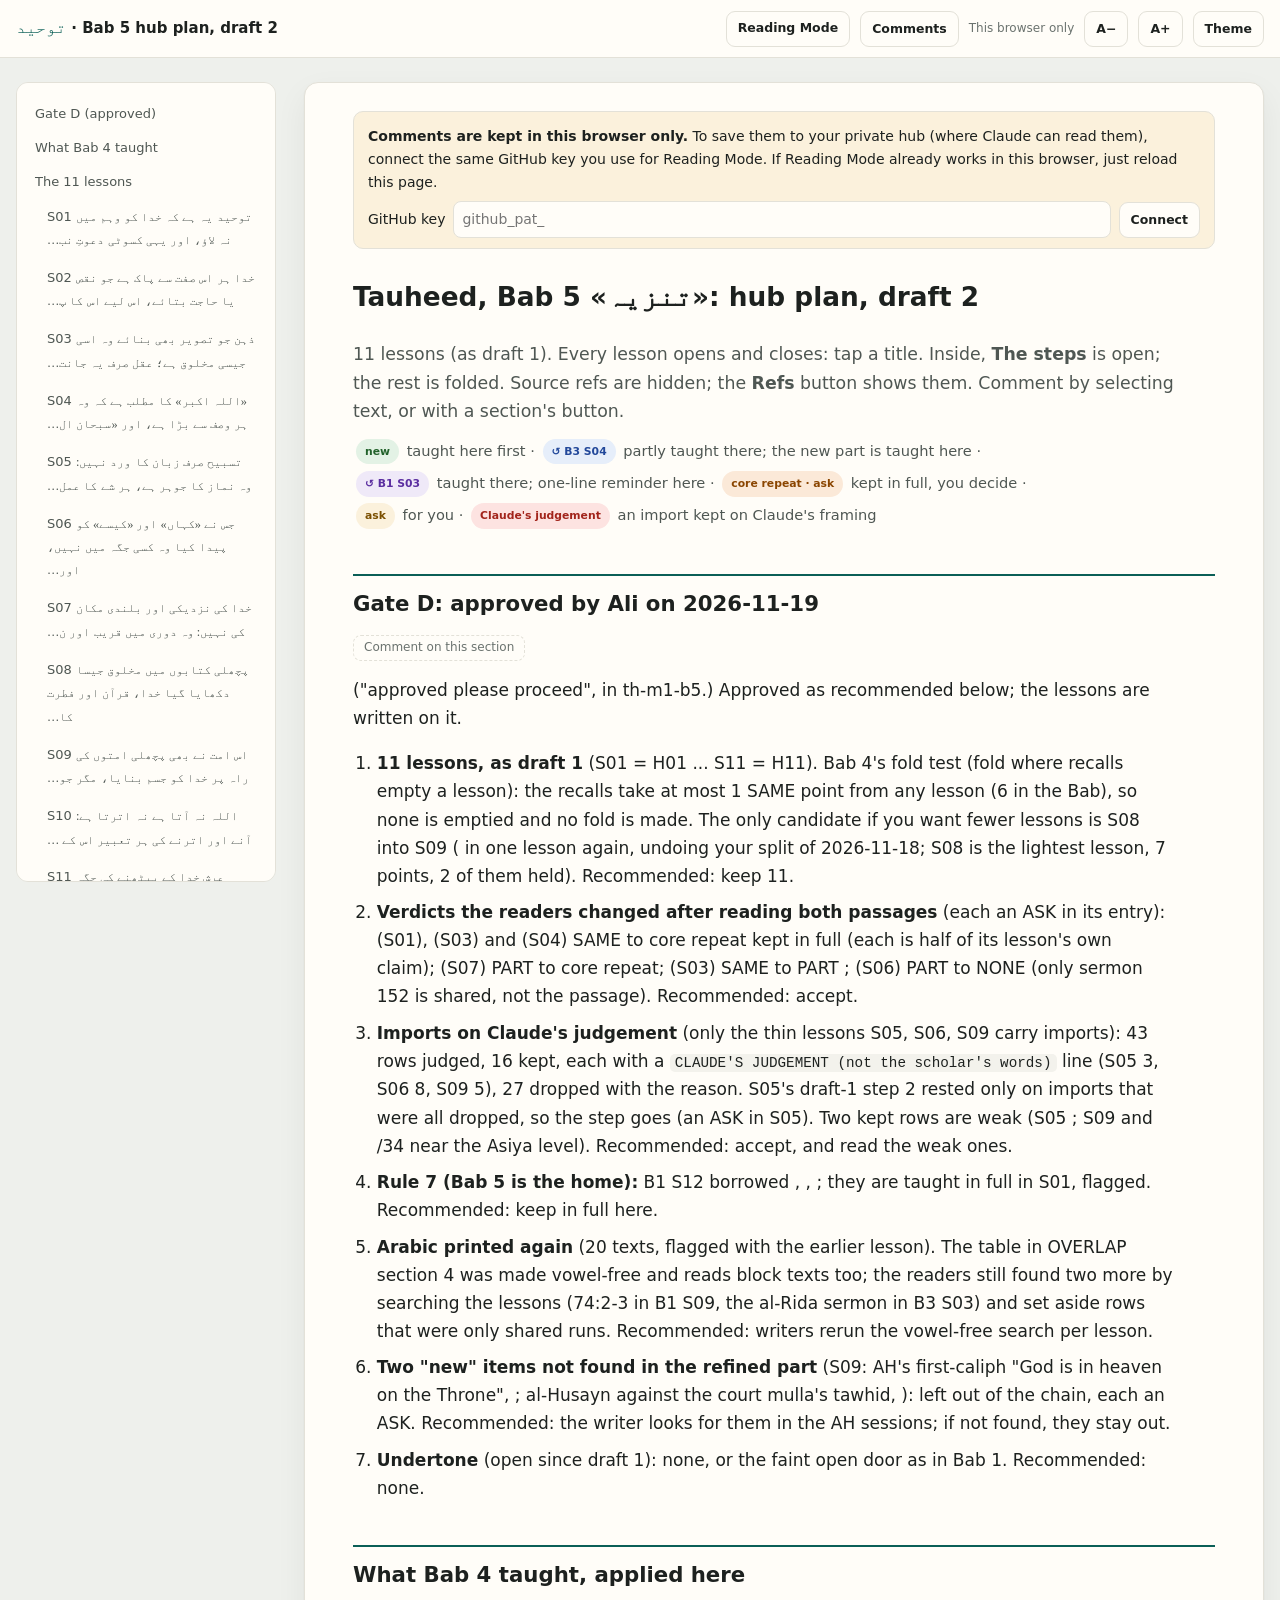
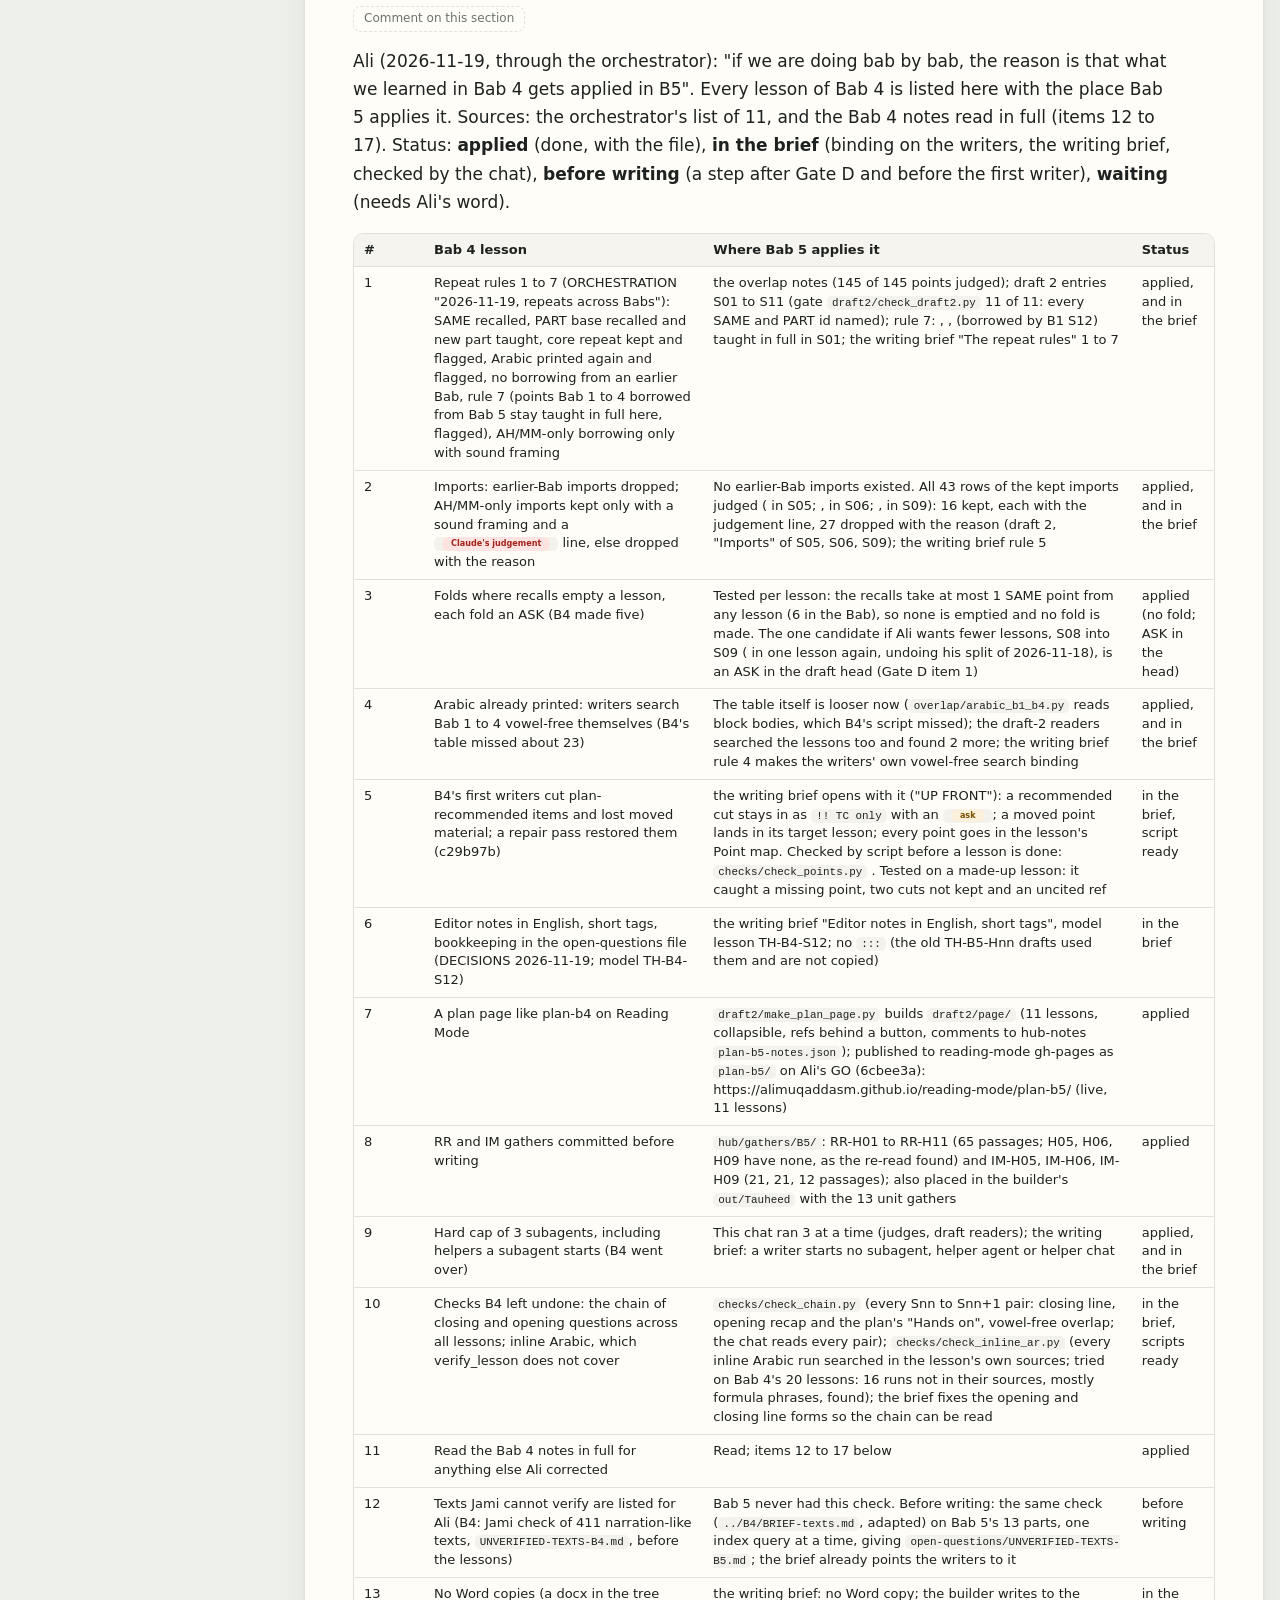
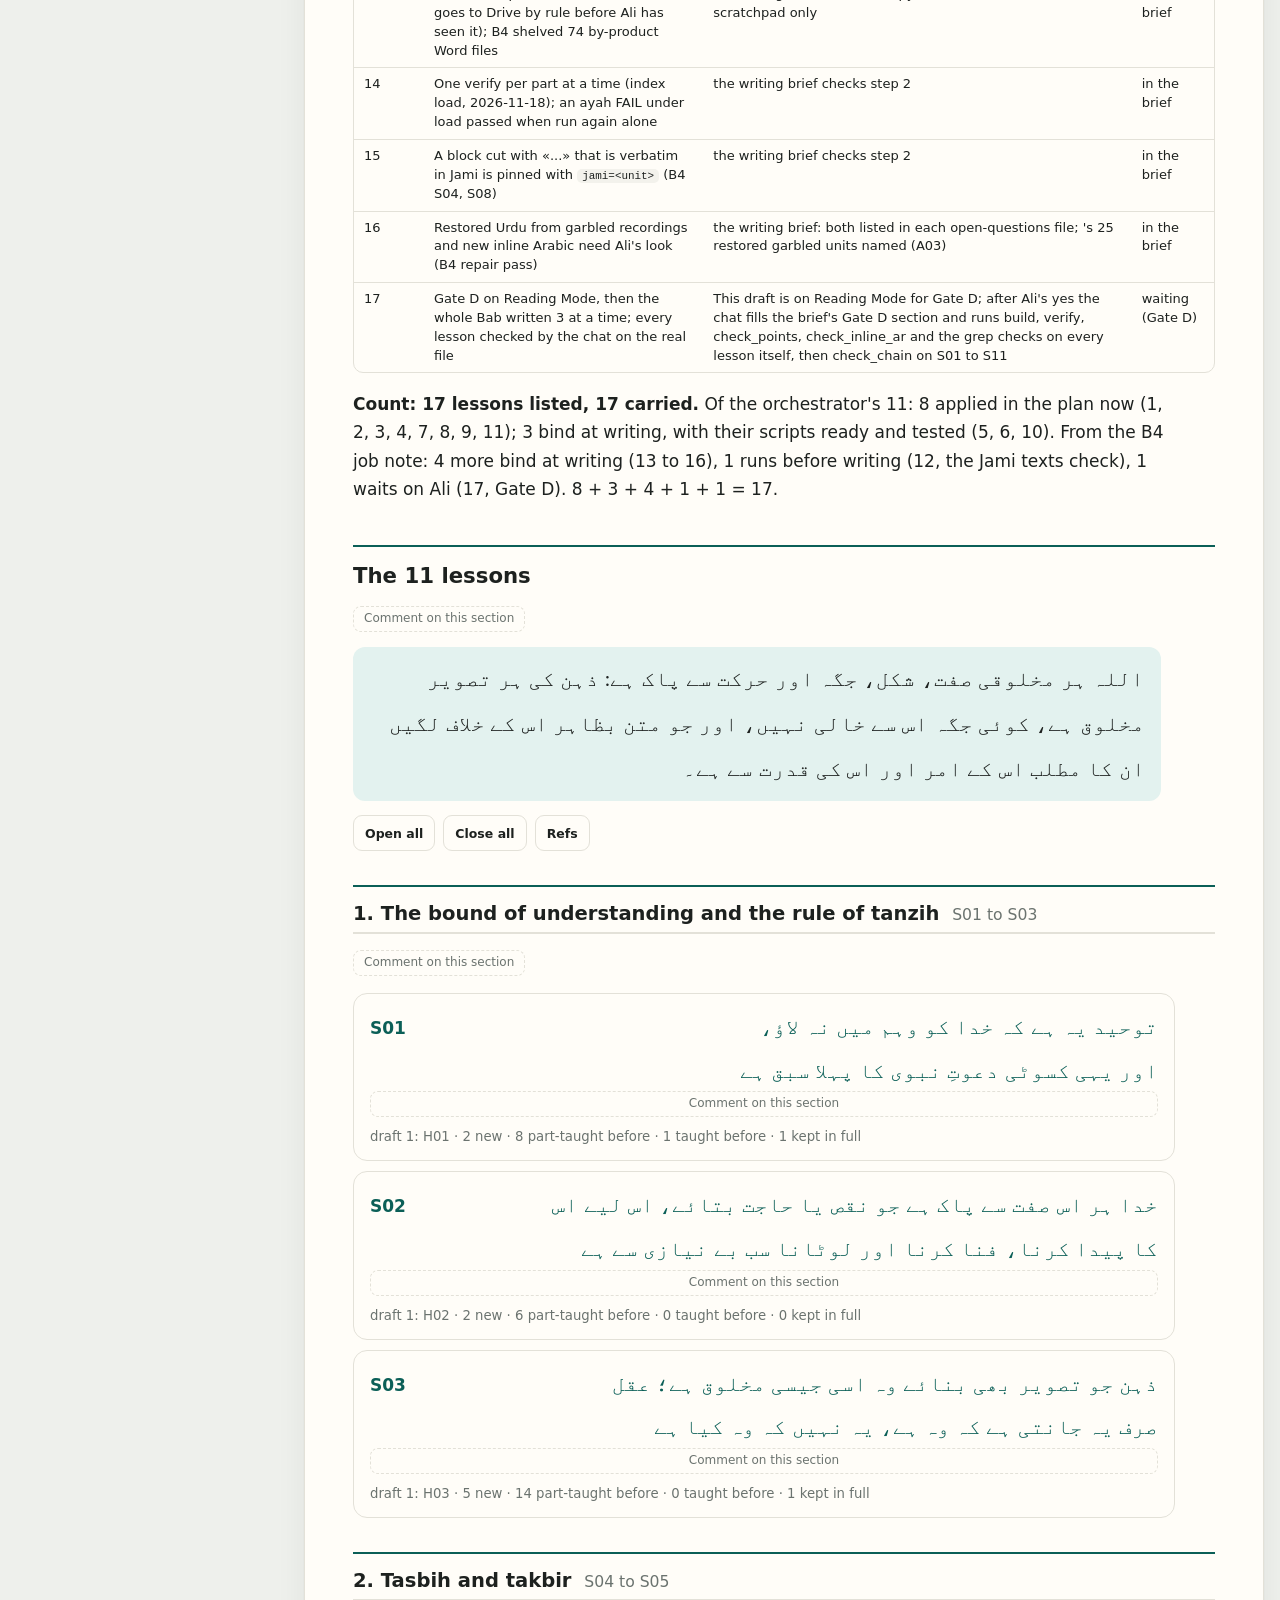
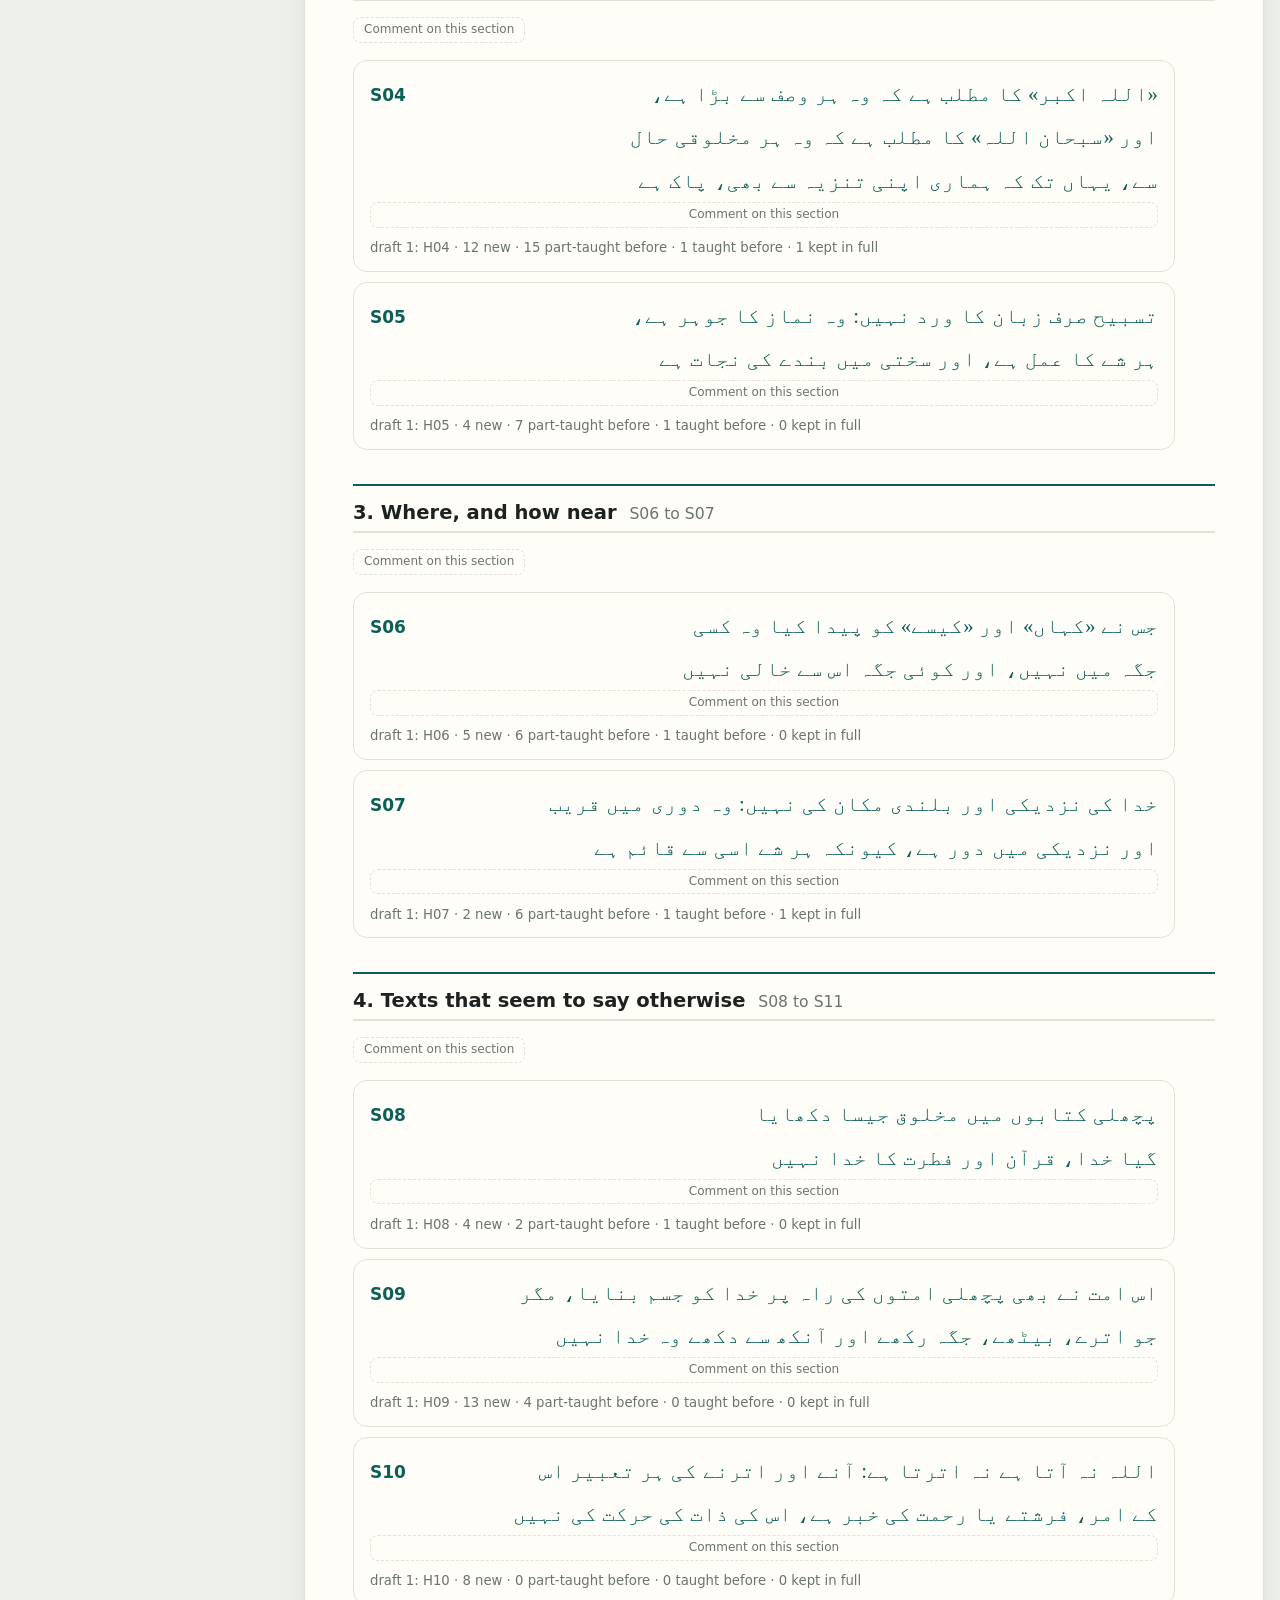
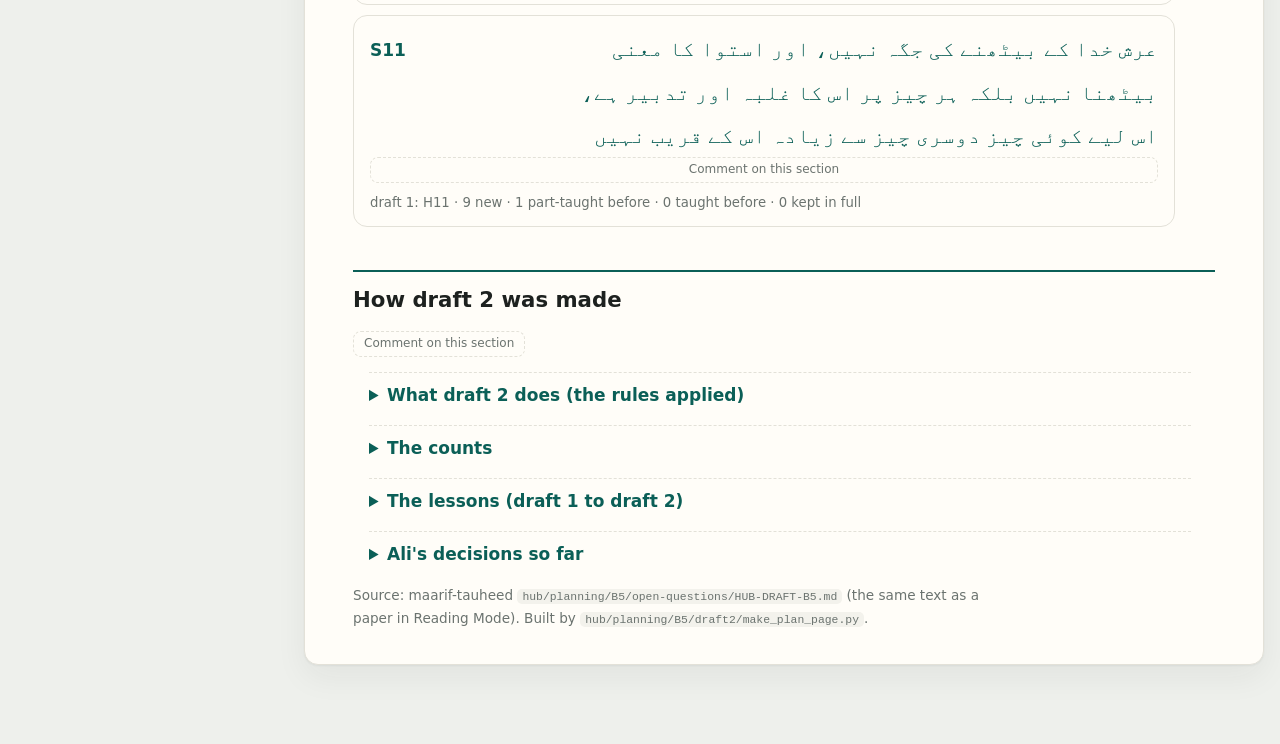
<file: plan-b5/index.html>
<!doctype html>
<html lang="en">
<head>
<meta charset="utf-8">
<meta name="viewport" content="width=device-width, initial-scale=1, viewport-fit=cover">
<meta name="robots" content="noindex, nofollow">
<meta http-equiv="Content-Security-Policy" content="default-src 'none'; script-src 'self'; style-src 'self' https://fonts.googleapis.com; font-src https://fonts.gstatic.com; connect-src https://api.github.com; base-uri 'none'; form-action 'none'">
<title>Tauheed Bab 5 Plan</title>
<link rel="preconnect" href="https://fonts.googleapis.com"><link rel="preconnect" href="https://fonts.gstatic.com" crossorigin>
<link rel="stylesheet" href="https://fonts.googleapis.com/css2?family=Geist:wght@400;600;700&family=Gulzar&family=Amiri:wght@400;700&family=Noto+Naskh+Arabic:wght@400;600&display=swap">
<link rel="stylesheet" href="../plan-b1/plan.css">
<link rel="stylesheet" href="plan5.css">
</head>
<body>
<header class="top"><b><span class="u" dir="rtl" lang="ur">توحید</span> · Bab 5 hub plan, draft 2</b><a class="btn" href="../">Reading Mode</a><button class="btn" id="bC" type="button">Comments</button><span id="cSave"></span><button class="btn" id="bToc" type="button">Contents</button><button class="btn" id="bS" type="button" aria-label="Smaller text">A−</button><button class="btn" id="bL" type="button" aria-label="Larger text">A+</button><button class="btn" id="bT" type="button">Theme</button></header>
<div class="desk"><nav id="toc" aria-label="Contents"><div class="toc">
<ul>
<li><a href="#decide">Gate D (approved)</a></li>
<li><a href="#b4">What Bab 4 taught</a></li>
<li><a href="#lessons">The 11 lessons</a><ul>
<li><a href="#s01">S01 <span class="ar" dir="rtl" lang="ur">توحید یہ ہے کہ خدا کو وہم میں نہ لاؤ، اور یہی کسوٹی دعوتِ نب…</span></a></li>
<li><a href="#s02">S02 <span class="ar" dir="rtl" lang="ur">خدا ہر اس صفت سے پاک ہے جو نقص یا حاجت بتائے، اس لیے اس کا پ…</span></a></li>
<li><a href="#s03">S03 <span class="ar" dir="rtl" lang="ur">ذہن جو تصویر بھی بنائے وہ اسی جیسی مخلوق ہے؛ عقل صرف یہ جانت…</span></a></li>
<li><a href="#s04">S04 <span class="ar" dir="rtl" lang="ur">«اللہ اکبر» کا مطلب ہے کہ وہ ہر وصف سے بڑا ہے، اور «سبحان ال…</span></a></li>
<li><a href="#s05">S05 <span class="ar" dir="rtl" lang="ur">تسبیح صرف زبان کا ورد نہیں: وہ نماز کا جوہر ہے، ہر شے کا عمل…</span></a></li>
<li><a href="#s06">S06 <span class="ar" dir="rtl" lang="ur">جس نے «کہاں» اور «کیسے» کو پیدا کیا وہ کسی جگہ میں نہیں، اور…</span></a></li>
<li><a href="#s07">S07 <span class="ar" dir="rtl" lang="ur">خدا کی نزدیکی اور بلندی مکان کی نہیں: وہ دوری میں قریب اور ن…</span></a></li>
<li><a href="#s08">S08 <span class="ar" dir="rtl" lang="ur">پچھلی کتابوں میں مخلوق جیسا دکھایا گیا خدا، قرآن اور فطرت کا…</span></a></li>
<li><a href="#s09">S09 <span class="ar" dir="rtl" lang="ur">اس امت نے بھی پچھلی امتوں کی راہ پر خدا کو جسم بنایا، مگر جو…</span></a></li>
<li><a href="#s10">S10 <span class="ar" dir="rtl" lang="ur">اللہ نہ آتا ہے نہ اترتا ہے: آنے اور اترنے کی ہر تعبیر اس کے …</span></a></li>
<li><a href="#s11">S11 <span class="ar" dir="rtl" lang="ur">عرش خدا کے بیٹھنے کی جگہ نہیں، اور استوا کا معنی بیٹھنا نہیں…</span></a></li>
</ul></li>
<li><a href="#how">How draft 2 was made</a></li>
</ul>
</div></nav><article class="sheet">
<h1 id="top">Tauheed, Bab 5 «<span class="ar" dir="rtl" lang="ur">تنزیہ</span>»: hub plan, draft 2</h1>
<p class="lede">11 lessons (as draft 1). Every lesson opens and closes: tap a title. Inside, <b>The steps</b> is open; the rest is folded. Source refs are hidden; the <b>Refs</b> button shows them. Comment by selecting text, or with a section's button.</p>
<p class="legend"><span class="chip new">new</span> taught here first · <span class="chip part">↺ B3 S04</span> partly taught there; the new part is taught here · <span class="chip same">↺ B1 S03</span> taught there; one-line reminder here · <span class="chip core">core repeat · ask</span> kept in full, you decide · <span class="chip ask">ask</span> for you · <span class="chip ai">Claude's judgement</span> an import kept on Claude's framing</p>
<h2 id="decide">Gate D: approved by Ali on 2026-11-19</h2>
<p>("approved please proceed", in th-m1-b5.) Approved as recommended below; the lessons are written on it.</p>
<ol>
<li><b>11 lessons, as draft 1</b> (S01 = H01 ... S11 = H11). Bab 4's fold test (fold where recalls empty a lesson): the recalls take at most 1 SAME point from any lesson (6 in the Bab), so none is emptied and no fold is made. The only candidate if you want fewer lessons is S08 into S09 (<span class="ref">U5.35</span> in one lesson again, undoing your split of 2026-11-18; S08 is the lightest lesson, 7 points, 2 of them held). Recommended: keep 11.</li>
<li><b>Verdicts the readers changed after reading both passages</b> (each an ASK in its entry): <span class="ref">U5.1.3</span> (S01), <span class="ref">U5.10.6</span> (S03) and <span class="ref">U5.4.3</span> (S04) SAME to core repeat kept in full (each is half of its lesson's own claim); <span class="ref">U5.23.1</span> (S07) PART to core repeat; <span class="ref">U5.10.20</span> (S03) SAME to PART <span class="ref">(EZ's own wording and 67:1)</span>; <span class="ref">U5.28.8</span> (S06) PART to NONE (only sermon 152 is shared, not the passage). Recommended: accept.</li>
<li><b>Imports on Claude's judgement</b> (only the thin lessons S05, S06, S09 carry imports): 43 rows judged, 16 kept, each with a <code>CLAUDE'S JUDGEMENT (not the scholar's words)</code> line (S05 3, S06 8, S09 5), 27 dropped with the reason. S05's draft-1 step 2 rested only on imports that were all dropped, so the step goes (an ASK in S05). Two kept rows are weak (S05 <span class="ref">U13.15/4</span>; S09 <span class="ref">U6.1/3</span> and /34 near the Asiya level). Recommended: accept, and read the weak ones.</li>
<li><b>Rule 7 (Bab 5 is the home):</b> B1 S12 borrowed <span class="ref">U5.1.2</span>, <span class="ref">U5.1.11</span>, <span class="ref">U5.1.12</span>; they are taught in full in S01, flagged. Recommended: keep in full here.</li>
<li><b>Arabic printed again</b> (20 texts, flagged with the earlier lesson). The table in OVERLAP section 4 was made vowel-free and reads block texts too; the readers still found two more by searching the lessons (74:2-3 in B1 S09, the al-Rida sermon in B3 S03) and set aside rows that were only shared runs. Recommended: writers rerun the vowel-free search per lesson.</li>
<li><b>Two "new" items not found in the refined part</b> (S09: AH's first-caliph "God is in heaven on the Throne", <span class="ref">U5.35.6</span>; al-Husayn against the court mulla's tawhid, <span class="ref">U5.35.18</span>): left out of the chain, each an ASK. Recommended: the writer looks for them in the AH sessions; if not found, they stay out.</li>
<li><b>Undertone</b> (open since draft 1): none, or the faint open door as in Bab 1. Recommended: none.</li>
</ol>
<h2 id="b4">What Bab 4 taught, applied here</h2>
<p>Ali (2026-11-19, through the orchestrator): "if we are doing bab by bab, the reason is that what we learned in Bab 4 gets applied in B5". Every lesson of Bab 4 is listed here with the place Bab 5 applies it. Sources: the orchestrator's list of 11, and the Bab 4 notes read in full (items 12 to 17). Status: <b>applied</b> (done, with the file), <b>in the brief</b> (binding on the writers, the writing brief, checked by the chat), <b>before writing</b> (a step after Gate D and before the first writer), <b>waiting</b> (needs Ali's word).</p>
<div class="tw"><table><tr><th>#</th><th>Bab 4 lesson</th><th>Where Bab 5 applies it</th><th>Status</th></tr><tr><td>1</td><td>Repeat rules 1 to 7 (ORCHESTRATION "2026-11-19, repeats across Babs"): SAME recalled, PART base recalled and new part taught, core repeat kept and flagged, Arabic printed again and flagged, no borrowing from an earlier Bab, rule 7 (points Bab 1 to 4 borrowed from Bab 5 stay taught in full here, flagged), AH/MM-only borrowing only with sound framing</td><td>the overlap notes (145 of 145 points judged); draft 2 entries S01 to S11 (gate <code>draft2/check_draft2.py</code> 11 of 11: every SAME and PART id named); rule 7: <span class="ref">U5.1.2</span>, <span class="ref">U5.1.11</span>, <span class="ref">U5.1.12</span> (borrowed by B1 S12) taught in full in S01; the writing brief "The repeat rules" 1 to 7</td><td>applied, and in the brief</td></tr><tr><td>2</td><td>Imports: earlier-Bab imports dropped; AH/MM-only imports kept only with a sound framing and a <code><span class="chip ai">Claude's judgement</span></code> line, else dropped with the reason</td><td>No earlier-Bab imports existed. All 43 rows of the kept imports judged (<span class="ref">U13.15</span> in S05; <span class="ref">U5.27</span>, <span class="ref">U5.29</span> in S06; <span class="ref">U6.1</span>, <span class="ref">U6.10</span> in S09): 16 kept, each with the judgement line, 27 dropped with the reason (draft 2, "Imports" of S05, S06, S09); the writing brief rule 5</td><td>applied, and in the brief</td></tr><tr><td>3</td><td>Folds where recalls empty a lesson, each fold an ASK (B4 made five)</td><td>Tested per lesson: the recalls take at most 1 SAME point from any lesson (6 in the Bab), so none is emptied and no fold is made. The one candidate if Ali wants fewer lessons, S08 into S09 (<span class="ref">U5.35</span> in one lesson again, undoing his split of 2026-11-18), is an ASK in the draft head (Gate D item 1)</td><td>applied (no fold; ASK in the head)</td></tr><tr><td>4</td><td>Arabic already printed: writers search Bab 1 to 4 vowel-free themselves (B4's table missed about 23)</td><td>The table itself is looser now (<code>overlap/arabic_b1_b4.py</code> reads block bodies, which B4's script missed); the draft-2 readers searched the lessons too and found 2 more; the writing brief rule 4 makes the writers' own vowel-free search binding</td><td>applied, and in the brief</td></tr><tr><td>5</td><td>B4's first writers cut plan-recommended items and lost moved material; a repair pass restored them (c29b97b)</td><td>the writing brief opens with it ("UP FRONT"): a recommended cut stays in as <code>!! TC only</code> with an <code><span class="chip ask">ask</span></code>; a moved point lands in its target lesson; every point goes in the lesson's Point map. Checked by script before a lesson is done: <code>checks/check_points.py</code> <span class="ref">(every ledger and re-read point mapped to a real line; every recommended cut kept as TC only with an ASK; every pulled-in ref cited)</span>. Tested on a made-up lesson: it caught a missing point, two cuts not kept and an uncited ref</td><td>in the brief, script ready</td></tr><tr><td>6</td><td>Editor notes in English, short tags, bookkeeping in the open-questions file (DECISIONS 2026-11-19; model TH-B4-S12)</td><td>the writing brief "Editor notes in English, short tags", model lesson TH-B4-S12; no <code>:::</code> (the old TH-B5-Hnn drafts used them and are not copied)</td><td>in the brief</td></tr><tr><td>7</td><td>A plan page like plan-b4 on Reading Mode</td><td><code>draft2/make_plan_page.py</code> builds <code>draft2/page/</code> (11 lessons, collapsible, refs behind a button, comments to hub-notes <code>plan-b5-notes.json</code>); published to reading-mode gh-pages as <code>plan-b5/</code> on Ali's GO (6cbee3a): https://alimuqaddasm.github.io/reading-mode/plan-b5/ (live, 11 lessons)</td><td>applied</td></tr><tr><td>8</td><td>RR and IM gathers committed before writing</td><td><code>hub/gathers/B5/</code>: RR-H01 to RR-H11 (65 passages; H05, H06, H09 have none, as the re-read found) and IM-H05, IM-H06, IM-H09 (21, 21, 12 passages); also placed in the builder's <code>out/Tauheed</code> with the 13 unit gathers</td><td>applied</td></tr><tr><td>9</td><td>Hard cap of 3 subagents, including helpers a subagent starts (B4 went over)</td><td>This chat ran 3 at a time (judges, draft readers); the writing brief: a writer starts no subagent, helper agent or helper chat</td><td>applied, and in the brief</td></tr><tr><td>10</td><td>Checks B4 left undone: the chain of closing and opening questions across all lessons; inline Arabic, which verify_lesson does not cover</td><td><code>checks/check_chain.py</code> (every Snn to Snn+1 pair: closing line, opening recap and the plan's "Hands on", vowel-free overlap; the chat reads every pair); <code>checks/check_inline_ar.py</code> (every inline Arabic run searched in the lesson's own sources; tried on Bab 4's 20 lessons: 16 runs not in their sources, mostly formula phrases, found); the brief fixes the opening and closing line forms so the chain can be read</td><td>in the brief, scripts ready</td></tr><tr><td>11</td><td>Read the Bab 4 notes in full for anything else Ali corrected</td><td>Read; items 12 to 17 below</td><td>applied</td></tr><tr><td>12</td><td>Texts Jami cannot verify are listed for Ali (B4: Jami check of 411 narration-like texts, <code>UNVERIFIED-TEXTS-B4.md</code>, before the lessons)</td><td>Bab 5 never had this check. Before writing: the same check (<code>../B4/BRIEF-texts.md</code>, adapted) on Bab 5's 13 parts, one index query at a time, giving <code>open-questions/UNVERIFIED-TEXTS-B5.md</code>; the brief already points the writers to it</td><td>before writing</td></tr><tr><td>13</td><td>No Word copies (a docx in the tree goes to Drive by rule before Ali has seen it); B4 shelved 74 by-product Word files</td><td>the writing brief: no Word copy; the builder writes to the scratchpad only</td><td>in the brief</td></tr><tr><td>14</td><td>One verify per part at a time (index load, 2026-11-18); an ayah FAIL under load passed when run again alone</td><td>the writing brief checks step 2</td><td>in the brief</td></tr><tr><td>15</td><td>A block cut with «...» that is verbatim in Jami is pinned with <code>jami=&lt;unit&gt;</code> (B4 S04, S08)</td><td>the writing brief checks step 2</td><td>in the brief</td></tr><tr><td>16</td><td>Restored Urdu from garbled recordings and new inline Arabic need Ali's look (B4 repair pass)</td><td>the writing brief: both listed in each open-questions file; <span class="ref">U5.28</span>'s 25 restored garbled units named (A03)</td><td>in the brief</td></tr><tr><td>17</td><td>Gate D on Reading Mode, then the whole Bab written 3 at a time; every lesson checked by the chat on the real file</td><td>This draft is on Reading Mode for Gate D; after Ali's yes the chat fills the brief's Gate D section and runs build, verify, check_points, check_inline_ar and the grep checks on every lesson itself, then check_chain on S01 to S11</td><td>waiting (Gate D)</td></tr></table></div>
<p><b>Count: 17 lessons listed, 17 carried.</b> Of the orchestrator's 11: 8 applied in the plan now (1, 2, 3, 4, 7, 8, 9, 11); 3 bind at writing, with their scripts ready and tested (5, 6, 10). From the B4 job note: 4 more bind at writing (13 to 16), 1 runs before writing (12, the Jami texts check), 1 waits on Ali (17, Gate D). 8 + 3 + 4 + 1 + 1 = 17.</p>
<h2 id="lessons">The 11 lessons</h2>
<p class="bab ar" dir="rtl" lang="ur">اللہ ہر مخلوقی صفت، شکل، جگہ اور حرکت سے پاک ہے: ذہن کی ہر تصویر مخلوق ہے، کوئی جگہ اس سے خالی نہیں، اور جو متن بظاہر اس کے خلاف لگیں ان کا مطلب اس کے امر اور اس کی قدرت سے ہے۔</p>
<p class="tools"><button class="btn" id="bOpen" type="button">Open all</button><button class="btn" id="bClose" type="button">Close all</button><button class="btn" id="bRefs" type="button" aria-pressed="false">Refs</button></p>
<h2 class="mv" id="m1">1. The bound of understanding and the rule of tanzih <span class="k">S01 to S03</span></h2>
<details class="les" id="s01"><summary><h3 id="s01-h"><span class="num">S01</span> <span class="t" dir="rtl" lang="ur">توحید یہ ہے کہ خدا کو وہم میں نہ لاؤ، اور یہی کسوٹی دعوتِ نبوی کا پہلا سبق ہے</span></h3><span class="mini">draft 1: H01 · 2 new · 8 part-taught before · 1 taught before · 1 kept in full</span></summary>
<details class="blk" open><summary>The steps <span class="k">7</span></summary><ol>
<li><b>What is tawhid at its root?</b> Not imagining Him, and not allowing on Him what is allowed on us; then the inference: no origination, death, need or weakness in Him. <span class="ref">(MM P001:7; MM P001:12-13 / AH P005:1-3, 8; AH P006:1-3 after the block, not before; U5.1.1)</span>. <span class="chip part">↺ B1 S01 · B4 S12</span><span class="rec"><b>Already taught:</b> B1 S01 "the Sadiq hadith opens: the foundation of religion is tawhid and justice" and B4 S12 "imaginations do not reach Him (Nahj 186)",</span><span class="nw"><b>New here:</b> tawhid defined as not imagining Him (hikma 470) and the clause "do not allow for your Lord what is allowed for you", in MM P001:7, P001:12-13, AH P005:1-3, 8, P006:1-3</span></li>
<li><b>What does that deny?</b> Body, composition, sight, place and time; whatever the mind makes is our product. <span class="ref">(AH P037:18-25, 27-41; AH P039:2-4; EZ P028:9-11 one line only if needed; U5.1.5)</span>. <span class="chip part">↺ B1 S06</span><span class="rec"><b>Already taught:</b> B1 S06 "AH: the Turner is not light, not fire, nothing in contingency",</span><span class="nw"><b>New here:</b> not composite, not body, not seen, not in place or time, and the man on the roof, in AH P037:19-25, P037:27-41, P039:2-4</span></li>
<li><b>How grave is likening Him to creation?</b> The greatest sin against the best deed; the likener is a mushrik, since whatever falls in the imagination is other than Him. <span class="ref">(MM P050:2-4; MM P050:7; U5.1.10)</span>. <span class="chip new">new</span></li>
<li><b>If He is not imagined, how is He known?</b> Everyone finds the One who holds him, yet to every "is He this?" answers "no"; known while veiled. <span class="ref">(AH P034:1-32; AH P035:1-23; MM P033:5-6; U5.1.3)</span>. [Core repeat kept in full: B1 S06 teaches AH's held-and-turned argument and "known while veiled", B3 S03 MM's distinctness of Maker and made; it is the answer to this lesson's own question, so kept, flagged <span class="chip core">core repeat · ask</span>]</li>
<li><b>What is the perfection of tawhid?</b> Ikhlas, holding Him pure; no ikhlas with likening. <span class="ref">(JS P045:7-9, P044:3-7; JS P047:17-18, P049:5-11; U5.1.8, U5.1.9)</span>. [<span class="ref">U5.1.8</span> SAME: recall only, "Recall B1 S02: the perfection of His tawhid is ikhlas (sermon 1, the whole chain up to negating attributes)" | <span class="ref">U5.1.9</span> PART: recall B1 S02 "al-Rida's tawhid sermon: the first of worship is knowing Him", then new: its line "no ikhlas with likening", in JS P047:17-18, P049:5-11]</li>
<li><b>Where does this stand in the religion?</b> First of knowledge and first word of the call: Allahu akbar on 74:2-3, tanzih joined at once because the people were likeners. <span class="ref">(AH P036:1-7, 12, 20-23; AH P043:3-10; AH P041:1-2; EZ P042:15-25; MM P040:2; U5.1.4, U5.1.6, U5.1.7)</span>. [<span class="ref">U5.1.4</span> PART: recall B1 S01 and B3 S02 "'knowledge is only three: a firm sign...'; the firm sign is whatever points to God", then new: AH reads the firm sign as knowing that God is neither substance nor accident, in AH P036:1-7, 12, 20-23 | <span class="ref">U5.1.7</span> PART: recall B1 S09 "74:1-3 and the Prophet's first Allahu akbar open the call", then new: that first cry read as tanzih at the head of the call, in AH P041:1-2, P043:3-6 | <span class="ref">U5.1.6</span> PART: recall B4 S03 "sermon 1: the people of the earth that day were scattered sects, likening God to His creation", then new: tanzih joined to the first call lest they liken, in AH P043:5-10, EZ P042:15-25]</li>
<li><b>What God does the Quran introduce?</b> Nine tenths of it exalt Him; a reminder of the Holy One beyond perception; the Prophet's describing is unlike ours. <span class="ref">(AH P031:2-4; MM P051:2-9; MM P052:1-4; JS P032:4-11 one line; U5.1.2, U5.1.11, U5.1.12)</span>. [<span class="ref">U5.1.2</span> PART, RULE 7: recall B1 S05 "the God Islam introduces differs from the God of other schools", then new: AH's "nine tenths of the Quran is tanzih", in AH P031:2-4; Bab 5 is its home, taught in full here | <span class="ref">U5.1.11</span> PART, RULE 7: recall B1 S09 "MM: the Quran is a reminder of the Lord" (with B4 S02/S03 "His holiness"), then new: the Holy One above perception and 4:174, in MM P051:2-9; taught in full here | <span class="ref">U5.1.12</span> NEW, RULE 7: the Prophet's describing of God and of the Quran is of another kind than human describing, in MM P052:1-4; taught in full here]</li>
</ol></details>
<details class="blk"><summary>Asks for Ali <span class="k">23</span></summary><ol>
<li><span class="ref">U5.1.8</span> SAME: teach JS's ikhlas passage again under the recall, or recall only? Recommend recall only, with the sermon 1 block reprinted and flagged.</li>
<li><span class="ref">U5.1.3</span> core repeat: keep in full here (recommended: it answers this lesson's question) or leave the full teaching to B1 S06 and recall it here.</li>
<li>Hikma 470: keep the pair with one line on the 'adl half <span class="ref">(JS P013:12-13)</span>, or the tawhid half only? (draft-1 Ask 1)</li>
<li>Drop the Hisham variant <span class="ref">(MM P001:8-11)</span> as a repeat of hikma 470? (draft-1 Ask 2)</li>
<li>Of the four likening texts keep only Amali Tusi and MM P050:7; the qudsi <span class="ref">(P050:5, unverified, prints chain)</span>, P001:15 (already printed in full in B1 S05), P001:14 out? (draft-1 Ask 3)</li>
<li>«<span class="ar" dir="rtl" lang="ur">ايّن الاين</span>» <span class="ref">(AH P037:26)</span>: move to S06, or verify (al-Kafi 1:78) and keep one line here? (draft-1 Ask 4)</li>
<li>Al-Kazim to the monk <span class="ref">(MM P050:6)</span>: out to S10, or left with S03? (draft-1 Ask 5)</li>
<li>«<span class="ar" dir="rtl" lang="ur">ولا نفي مع إثبات الصفات</span>» and negation of attributes: M1 with a gloss, or teacher note only (<span class="ref">U5.20</span>)? Note: the line is already printed in full in B3 S03 within the al-Rida block. (draft-1 Ask 6)</li>
<li>Commentator's Arabic <span class="ref">(JS P049:12-13)</span>: meaning in Urdu, or drop? (draft-1 Ask 7)</li>
<li>2:156 and 42:53 (return to Him) in the Quran paragraph: keep? (draft-1 Ask 8)</li>
<li>«<span class="ar" dir="rtl" lang="ur">به توصف الصفات لا بها يوصف</span>» <span class="ref">(MM P051:5)</span>: narration needing a source, or MM's prose in Urdu? (draft-1 Ask 9)</li>
<li><span class="ref">U5.1.11</span> and <span class="ref">U5.1.12</span> are now taught in full here by rule 7 (Bab 5 is their home). Draft-1 Ask 10 <span class="ref">(keep 4:174 and one line of P052:4 only)</span> is settled in part: the points stay in full; still open is whether all three Quran narrations of P052:1-3 are printed or only the one MM's point rests on <span class="ref">(recommend one, the Kafi «<span class="ar" dir="rtl" lang="ur">هو كتاب فيه تفصيل</span>», with MM's P052:4 in full)</span>.</li>
<li>Leave out JS P032:1-3 (the law's comprehensiveness) and MM P040:3 (broken source sentence)? (draft-1 Ask 11)</li>
<li>'Allama story <span class="ref">(AH P036)</span> in two sentences: with or without the «<span class="ar" dir="rtl" lang="ur">ما</span> / <span class="ar" dir="rtl" lang="ur">مَن</span>» jab <span class="ref">(P036:8-11)</span>? «<span class="ar" dir="rtl" lang="ur">إنما العلم ثلاثة</span>» now prints again, flagged (B1 S01, B3 S02). (draft-1 Ask 12)</li>
<li>«<span class="ar" dir="rtl" lang="ur">تطور</span>» <span class="ref">(AH P006:4-5)</span> and JS P015:12-14 «<span class="ar" dir="rtl" lang="ur">سب کچھ خدا ہے</span>»: which school, and name it at M1 at all? (draft-1 Ask 13)</li>
<li>Accept the softening of «<span class="ar" dir="rtl" lang="ur">روح پلید خودت</span>» <span class="ref">(AH P039:3)</span>? (draft-1 Ask 14)</li>
<li>Maktab couplet <span class="ref">(AH P037:18)</span>: Persian block, both halves, marked «<span class="ar" dir="rtl" lang="ur">منسوب</span>»? (draft-1 Ask 15)</li>
<li>Ibn Sina <span class="ref">(AH P034:1-6)</span> and the Saduq chapter title <span class="ref">(P048:3)</span> in the Teacher Copy only, or out? (draft-1 Ask 16, reworded: no Handouts at this stage)</li>
<li>Run the RR of MM MMB_06_S12 and AH HLB_01_S07/S08 so AH/MM carry step 5 <span class="ref">(now U5.1.9 only)</span>? (draft-1 Ask 17, narrowed)</li>
<li>Fix <code>jami_excerpt</code> <span class="ref">(cut «<span class="ar" dir="rtl" lang="ur">ما</span>» in P001:15, «<span class="ar" dir="rtl" lang="ur">خلافه</span>» in P050:7)</span> before the rewrite quotes from Jami? (draft-1 Ask 18)</li>
<li>P042 s5, s9, P025:3, P029:8: no action for S01 if they move; tell S03's writer. (draft-1 Ask 19)</li>
<li>Ibn Abi al-Hadid: <span class="ref">U5.1</span> diag moves him to <span class="ref">U5.10</span>, <span class="ref">U5.10</span> diag keeps him in <span class="ref">U5.1</span>; the ledger puts him as a teacher note at S03. Confirm. (draft-1 Ask 20)</li>
<li>Lesson length: with <span class="ref">U5.1.8</span> a recall the lesson is a little shorter, but <span class="ref">U5.1.11</span> and <span class="ref">U5.1.12</span> now stay in full; if it overruns, split after step 5 (not recommended). (draft-1 Ask 21, restated; no fold or split proposed) Settled by the 2026-11-19 rules and dropped: none fully. Draft-1 Ask 10 is settled in part by rule 7 (restated as Ask 12); draft-1 Ask 16 is reworded since there are no Handouts now; draft-1 Ask 17 is narrowed by the <span class="ref">U5.1.8</span> recall.</li>
</ol></details>
<details class="blk"><summary>Taught before in Bab 1 to 4 <span class="k">12</span></summary><ul>
<li>SAME (recalled, not taught): <span class="ref">U5.1.8</span> (the perfection of tawhid is ikhlas): "Recall B1 S02: sermon 1, the first of religion is knowing Him ... the perfection of His tawhid is ikhlas, the perfection of ikhlas negating attributes" <span class="ref">(read again by MM in B3 S03 and by JS in B4 S08)</span>. <span class="chip ask">ask</span> the scholar's repeat <span class="ref">(JS P044:3-7, P045:7-9)</span> sits under the recall in the Teacher Copy; teach it again? Step 5 then stands on <span class="ref">U5.1.9</span> alone, which still says what ikhlas excludes here (likening).</li>
<li>Core repeat kept in full: <span class="ref">U5.1.3</span> (the unimagined is known while veiled; I find myself held and turned, the Turner is nothing of contingency): taught in B1 S06 <span class="ref">(U1.10.9, U1.10.3, AH)</span> and B3 S03 <span class="ref">(U3.2.n4, MM)</span>. <span class="chip core">core repeat · ask</span> this is the answer to the second half of the lesson's question; kept in full here <span class="ref">(AH P034:1-32, P035:1-23, MM P033:5-6)</span>. Ali decides which Bab carries it in full; if B1 S06, step 4 becomes a one-line recall and the lesson's question loses its second half (then reword the Q).</li>
<li>PART (base recalled, new part taught): <span class="ref">U5.1.1</span>: base "Recall B1 S01: the foundation of religion is tawhid and justice (the same Sadiq hadith)" and "Recall B4 S12: imaginations do not reach Him (Nahj 186)"; new: tawhid defined as not imagining Him, and "do not allow for your Lord what is allowed for you", in MM P001:7, P001:12-13, AH P005:1-3, 8.</li>
<li>PART: <span class="ref">U5.1.2</span> (RULE 7, borrowed by B1 S12; Bab 5 is the home, taught in full here, flagged): base "Recall B1 S05: the God Islam introduces differs from the God of the other schools <span class="ref">(EZ)</span>"; new: tanzih as the mark of the Quran, nine tenths of it, in AH P031:2-4.</li>
<li>PART: <span class="ref">U5.1.4</span>: base "Recall B1 S01 and B3 S02: 'knowledge is only three: a firm sign, a just duty, an established sunna'; the firm sign is whatever points to God"; new: AH reads the firm sign as knowing God is neither substance nor accident, in AH P036:1-7, 12, 20-23.</li>
<li>PART: <span class="ref">U5.1.5</span>: base "Recall B1 S06: AH, the Turner is not light, not fire, nothing in contingency"; new: not composite, not body, not seen, not in place or time, and the man on the roof, in AH P037:19-25, 27-41, P039:2-4.</li>
<li>PART: <span class="ref">U5.1.6</span>: base "Recall B4 S03: sermon 1, the people of the earth that day were scattered sects, likening God to His creation (there for the state the call answered)"; new: tanzih joined to the first call lest they liken, in AH P043:5-10, EZ P042:15-25.</li>
<li>PART: <span class="ref">U5.1.7</span>: base "Recall B1 S09: 74:1-3, 'and your Lord magnify', the Prophet's first Allahu akbar opens the call <span class="ref">(AH)</span>"; new: that first cry read as tanzih at the head of the call, in AH P041:1-2, P043:3-6.</li>
<li>PART: <span class="ref">U5.1.9</span>: base "Recall B1 S02: al-Rida's tawhid sermon, the first of worship is knowing Him ... negating attributes"; new: its line "no ikhlas with likening", in JS P047:17-18, P049:5-11.</li>
<li>PART: <span class="ref">U5.1.11</span> (RULE 7, borrowed by B1 S12; Bab 5 is the home, taught in full here, flagged): base "Recall B1 S09: MM, the Quran is a reminder of the Lord" (B4 S03 adds "His holiness"); new: the Holy One above perception, with 4:174 (the Quran as proof and light toward Him), in MM P051:2-9.</li>
<li>RULE 7 point with no repeat (NONE, taught in full here): <span class="ref">U5.1.12</span>, the Prophet's describing is unlike human describing <span class="ref">(MM P052:1-4)</span>, borrowed by B1 S12.</li>
<li>Doubts of the repeat check: none of the listed doubts is about a <span class="ref">U5.1</span> point. No verdict changed, except that <span class="ref">U5.1.3</span> moves from SAME to core repeat by rule 3 (it answers the lesson's own question).</li>
</ul></details>
<details class="blk"><summary>Arabic printed again <span class="k">8</span></summary><ul>
<li>«<span class="ar" dir="rtl" lang="ur">وَ أَهْلُ الْأَرْضِ يَوْمَئِذٍ مِلَلٌ مُتَفَرِّقَةٌ ... بَيْنَ مُشَبِّهٍ لِلَّهِ بِخَلْقِهِ أَوْ مُلْحِدٍ فِي اسْمِهِ</span>» <span class="ref">(Nahj sermon 1; EZ P042:22-25)</span>: already printed in full in B4 S03 (same passage, confirmed).</li>
<li><span class="ar" dir="rtl" lang="ur">﴿قُمْ فَأَنذِرْ</span> * <span class="ar" dir="rtl" lang="ur">وَرَبَّكَ فَكَبِّرْ﴾</span> 74:2-3: already printed in full in B1 S09 (block 74:1-3; inline in B2 S07, B4 S05).</li>
<li>«<span class="ar" dir="rtl" lang="ur">لَا دِيَانَةَ إِلَّا بَعْدَ مَعْرِفَةٍ ... وَ لَا إِخْلَاصَ مَعَ التَّشْبِيهِ</span>» (al-Rida's sermon, Bihar 4:230): already printed in full in B3 S03 <span class="ref">(the same run, up to «<span class="ar" dir="rtl" lang="ur">يمتنع في صانعه</span>»; the table lists it under P047:19)</span>.</li>
<li>«<span class="ar" dir="rtl" lang="ur">أَوَّلُ الدِّينِ مَعْرِفَتُهُ ... وَكَمَالُ تَوْحِيدِهِ الْإِخْلَاصُ لَهُ</span> ...» <span class="ref">(Nahj sermon 1; JS P045:7-9)</span>: already printed in full in B1 S02 and B4 S08. Printed under the <span class="ref">U5.1.8</span> SAME recall with its flag.</li>
<li>«<span class="ar" dir="rtl" lang="ur">إِنَّمَا الْعِلْمُ ثَلَاثَةٌ: آيَةٌ مُحْكَمَةٌ</span> ...» <span class="ref">(AH P036:20)</span>: already printed in full in B1 S01 and B3 S02. Printed in the 'allama story with its flag (see Ask 12 on how long the story is).</li>
<li>Conditional: «<span class="ar" dir="rtl" lang="ur">مَا عَرَفَ اللَّهَ مَنْ شَبَّهَهُ بِخَلْقِهِ</span>» <span class="ref">(MM P001:15)</span> is already printed in full in B1 S05; if Ali keeps it (Ask 3 recommends out), it is reprinted and flagged. The P048:3 Jami matn <span class="ref">(Teacher Copy, Saduq chapter)</span> shares a run printed in B1 S12 and B3 S03; flagged if the Teacher Copy prints it.</li>
<li>Checked and not the same text: P052:1 (Ayashi) shares only its isnad with B2 S17; P052:3 («<span class="ar" dir="rtl" lang="ur">وهو كتاب فيه تفصيل</span> ...») is the same Kafi hadith as B1 S09's block «<span class="ar" dir="rtl" lang="ur">لا تحصى عجائبه</span> ...» but another passage of it, so printed normally (one word: "its closing lines in B1 S09").</li>
<li>Inline only there, printed normally: «<span class="ar" dir="rtl" lang="ur">أَنْ لَا تُجَوِّزَ عَلَى رَبِّكَ مَا جَازَ عَلَيْكَ</span>» (inline in B2 S06); hikma 470 (only in a B1 S12 teacher note); 4:174 (inline in B1 S12, B3 S18).</li>
</ul></details>
<details class="blk"><summary>Who carries it</summary><p>AH and MM carry steps 1 to 4, 6 and 7. Step 5 is now one PART point <span class="ref">(U5.1.9)</span>, carried by JS alone in this gather; AH and MM are absent there unless the RR of MMB_06_S12 ¶502, ¶506 and HLB_01_S07 ¶1125, HLB_01_S08 ¶1293 is run. EZ adds sermon 1 at step 6.</p></details>
<details class="blk"><summary>AH re-read adds</summary><p>RR6-004 <span class="ref">(AH MJ-S02 ¶39, ¶41-44)</span>: a thing that hangs on a match and ends by a child's urine is not worth bowing to; the Prophet lifted us from that, so the shahada and Allahu akbar fill the air (step 6, tanzih by contrast; mocking tone toward ancestral practice).</p></details>
<details class="blk"><summary>Imports</summary><p>none in the packet; none kept, none dropped. Not a thin lesson (Ali, 2026-11-18).</p></details>
<details class="blk"><summary>Teacher Copy only</summary><p>the JS repeat under the <span class="ref">U5.1.8</span> recall <span class="ref">(P044:3-7, P045:7-9)</span> with the reprinted sermon 1 block; "negation of attributes" as the perfection of ikhlas and «<span class="ar" dir="rtl" lang="ur">ولا نفي مع إثبات الصفات</span>» <span class="ref">(JS P045:12-15, P046-P048, P047:20-27)</span>, home <span class="ref">U5.20</span> (M3); "one" as indivisible <span class="ref">(JS P013:24-27)</span>, <span class="ref">U5.20</span>; the hadith qudsi «<span class="ar" dir="rtl" lang="ur">ما عرفني من شبهني بخلقي</span>» <span class="ref">(MM P050:5)</span> at depth, home <span class="ref">U5.14</span> (M2); AH/MM ikhlas clauses under <span class="ref">U5.14.4</span> (M2). Moved to other hub lessons, as draft 1: the JS/EZ "mind-made god" run, al-Baqir «<span class="ar" dir="rtl" lang="ur">كلما ميزتموه</span>» <span class="ref">(EZ P029)</span>, «<span class="ar" dir="rtl" lang="ur">المحجوب عن الاوهام</span>» <span class="ref">(JS P025)</span> and Ibn Abi al-Hadid (teacher note) to S03; «<span class="ar" dir="rtl" lang="ur">ايّن الاين</span>» <span class="ref">(AH P037:26)</span> to S06; JS P020:7-10 to S07; al-Kazim to the monk <span class="ref">(MM P050:6)</span> to S10 or left in S03; Hegel and Marx <span class="ref">(EZ P028:19-20)</span> to <span class="ref">U5.9</span> (M2).</p></details>
<details class="blk"><summary>Held out</summary><p>none.</p></details>
<details class="blk"><summary>Texts and Jami results <span class="k">8</span></summary><ol>
<li>«<span class="ar" dir="rtl" lang="ur">التَّوْحِيدُ أَنْ لَا تَتَوَهَّمَهُ، وَالْعَدْلُ أَنْ لَا تَتَّهِمَهُ</span>» (Nahj hikma 470; Bihar 5:52).</li>
<li>«<span class="ar" dir="rtl" lang="ur">أَمَّا التَّوْحِیدُ فَأَنْ لَا تُجَوِّزَ عَلَی رَبِّکَ مَا جَازَ عَلَیْکَ</span>» (Ma'ani 11; Bihar 4:264), tawhid clause only; inline in B2 S06.</li>
<li>«<span class="ar" dir="rtl" lang="ur">أَیُّ الْأَعْمَالِ أَفْضَلُ قَالَ تَوْحِیدُكَ لِرَبِّكَ ... تَشْبِیهُكَ لِخَالِقِكَ</span>» (Amali Tusi; Bihar 3:8).</li>
<li>«<span class="ar" dir="rtl" lang="ur">من شبه الله بخلقه فهو مشرك ... وكل ما وقع في الوهم فهو خلافه</span>» (Tawhid; block from Jami's full wording).</li>
<li>«<span class="ar" dir="rtl" lang="ur">وَ لَا دِيَانَةَ إِلَّا بَعْدَ الْمَعْرِفَةِ ... وَ لَا إِخْلَاصَ مَعَ التَّشْبِيهِ</span>» (Bihar 4:230): flagged, already printed in full in B3 S03.</li>
<li>«<span class="ar" dir="rtl" lang="ur">قُمْ فَأَنذِرْ</span> * <span class="ar" dir="rtl" lang="ur">وَرَبَّكَ فَكَبِّرْ</span>» (74:2-3, ayah block): flagged, already printed in full in B1 S09.</li>
<li>«<span class="ar" dir="rtl" lang="ur">وَ أَهْلُ الْأَرْضِ يَوْمَئِذٍ مِلَلٌ مُتَفَرِّقَةٌ ... بَيْنَ مُشَبِّهٍ لِلَّهِ بِخَلْقِهِ أَوْ مُلْحِدٍ فِي اسْمِهِ</span>» (Nahj sermon 1; verify from Jami, name the speaker): flagged, already printed in full in B4 S03.</li>
<li>New in draft 2, Teacher Copy under the SAME recall: «<span class="ar" dir="rtl" lang="ur">أَوَّلُ الدِّينِ مَعْرِفَتُهُ ... وَكَمَالُ الْإِخْلَاصِ لَهُ نَفْيُ الصِّفَاتِ عَنْهُ</span>» (Nahj sermon 1), flagged, already printed in full in B1 S02 and B4 S08; and «<span class="ar" dir="rtl" lang="ur">إِنَّمَا الْعِلْمُ ثَلَاثَةٌ</span> ...» (al-Kafi 1:32), flagged, already printed in full in B1 S01 and B3 S02.</li>
</ol></details>
<details class="blk"><summary>Next lesson picks up</summary><p>once we know He is not imagined and nothing creaturely runs on Him, what does it mean that He is free of every defect and holds every perfection? (S02, the negative attributes) </p></details>
</details>
<details class="les" id="s02"><summary><h3 id="s02-h"><span class="num">S02</span> <span class="t" dir="rtl" lang="ur">خدا ہر اس صفت سے پاک ہے جو نقص یا حاجت بتائے، اس لیے اس کا پیدا کرنا، فنا کرنا اور لوٹانا سب بے نیازی سے ہے</span></h3><span class="mini">draft 1: H02 · 2 new · 6 part-taught before · 0 taught before · 0 kept in full</span></summary>
<details class="blk" open><summary>The steps <span class="k">7</span></summary><ol>
<li><b>What does «<span class="ar" dir="rtl" lang="ur">سبوح قدوس</span>» say of God?</b> Free of every defect (no incapacity, ignorance, injustice), every perfection His. <span class="ref">(JS P001:1-3, P004:2-7; EZ P005:13-14 intensive form only; AH RR1-007; U5.2.1, U5.2.2)</span>. [<span class="ref">U5.2.1</span> NEW | <span class="ref">U5.2.2</span> PART: recall B3 S04 "reason proves He is free of every defect and owns all perfections" and B4 S13 "this is what 'a god' means", then new: this as the content of the din's introduction of God and of tanzih, in JS P001:1-3, P004:2-7]</li>
<li><b>How do we speak of what is denied of Him?</b> Attributes are positive or negative; the negative are the denied ones: not incapable, not ignorant, not a body. <span class="ref">(JS P018:1-3, P019:1; U5.2.5)</span>. <span class="chip part">↺ B4 S01</span><span class="rec"><b>Already taught:</b> B4 S01 "oneness can be counted a negative attribute (it denies partner, likeness, division)",</span><span class="nw"><b>New here:</b> the class of negative attributes as such, in JS P018:1-3, P019:1</span></li>
<li><b>Which are denied?</b> Every attribute that marks defect and entails need: the rule "every deficiency negated, every perfection affirmed". <span class="ref">(JS P020:1, P021:5-9, text «<span class="ar" dir="rtl" lang="ur">بلا روية</span>»; AH RR3-001, RR3-002 as the mirror frame: our need shows His needlessness; U5.2.5)</span>. [PART, same point as step 2: the rule itself is new, in JS P020:1, P021:5-9]</li>
<li><b>Why can no creaturely attribute be in Him?</b> Else He would be contingent and needy; nothing is like Him and nothing stands in His rank. <span class="ref">(JS P008:2-4, P009:10-19, P010:1, P012:1, 16:60 half, 42:11; AH RR4-004, RR5-020; U5.2.3)</span>. <span class="chip part">↺ B3 S03</span><span class="rec"><b>Already taught:</b> B3 S03 "creatures' states cannot occur in their Maker; a creator who were attribute and described would be needy and created",</span><span class="nw"><b>New here:</b> the rule that no creaturely attribute can be in Him or He becomes contingent, with 16:60 and 42:11, and AH's original and substitute, in JS P008:2-4, P009:10-19, P010:1, P012:1</span></li>
<li>A sermon example: He made darkness and light, so darkness does not cover Him and He seeks no light. <span class="ref">(JS P022:2-7, Jami block; U5.2.6)</span>. <span class="chip new">new</span></li>
<li><b>Then why create, annihilate and bring back?</b> Not from need: not loneliness, fear of loss, a helper against a rival, or more rule; our worship adds nothing to Him. <span class="ref">(EZ P017:1-6 as hook; JS P014:1-13, P015:4 widened, P016:1-8; AH RR4-008; U5.2.4; Teacher Copy U5.4.19)</span>. [<span class="ref">U5.2.4</span> PART: recall B4 S16 "He made praise without needing praisers <span class="ref">(Ghadir sermon, JS)</span>", then new: Nahj 186 on creating, annihilating and restoring not from need, and AH's "our worship adds nothing to Him", in JS P014:1-13, P015:4, P016:1-8 | <span class="ref">U5.4.19</span> PART <span class="ref">(Teacher Copy)</span>: same base, new: jihad, khums and zakat as the application, in JS P068, P069, EZ P070]</li>
<li><b>Did He learn how to create?</b> No following, no teacher, no model, no error, no witnesses. <span class="ref">(JS P023:3-11, Jami block; U5.2.7)</span>. <span class="chip part">↺ B4 S16 · B3 S09</span><span class="rec"><b>Already taught:</b> B4 S16 "God created without any prior model (Imam Hasan's sermon)" and B3 S09 "no making of any maker is like His making (Du'a Arafa)",</span><span class="nw"><b>New here:</b> this narration and its three negations (no following, no teaching, no copying), in JS P023:3-11</span></li>
</ol></details>
<details class="blk"><summary>Asks for Ali <span class="k">22</span></summary><ol>
<li><span class="ref">U5.2.4</span> and <span class="ref">U5.4.19</span>: PART with a one-line recall of B4 S16 (recommended, cheap), or NONE <span class="ref">(the base there is a Teacher Copy fine line only)</span>?</li>
<li>MM carries nothing and the named MM/AH passages (MMB_07_S01 ¶28, HLB_01_S04 ¶625, MMB_09_S04 ¶183, HLB_01_S11 ¶1727) were not re-read: accept JS plus AH re-read, or gather them? (draft-1 Ask 1)</li>
<li>Cut 59:24 (no claim drawn); print Sura Tawhid whole (already printed in full in B4 S11, so flagged) or only its last two ayat inline? (draft-1 Ask 3)</li>
<li>Move the tasbih material <span class="ref">(EZ P005:3-14)</span> to S04 and keep only «<span class="ar" dir="rtl" lang="ur">سبوح قدوس</span>» here? (draft-1 Ask 2)</li>
<li>«<span class="ar" dir="rtl" lang="ur">والغنی المطلق ... والنزاهه عن صفات المخلوقین</span>» found only in commentaries: Urdu meaning only, no Arabic? (draft-1 Ask 4)</li>
<li>«<span class="ar" dir="rtl" lang="ur">ولا يرهقه ليل ولا يجري عليه نهار</span>» unverified: fold into text 4 or leave to <span class="ref">U5.29</span>? (draft-1 Ask 5)</li>
<li>Keep «<span class="ar" dir="rtl" lang="ur">دبرها بلطفه وأمسكها بأمره وأتقنها بقدرته</span>» or only text 6? (draft-1 Ask 6)</li>
<li>Cut the Persian paraphrase on din and dunya <span class="ref">(P006:1-2)</span> and the unanswered «<span class="ar" dir="rtl" lang="ur">لم یزل الله متفرداً</span>» <span class="ref">(P023:12)</span>? (draft-1 Ask 7)</li>
<li>EZ's three forms of tasbih <span class="ref">(P005:17-19)</span>: to <span class="ref">U5.4</span> or cut? (draft-1 Ask 8)</li>
<li>Name Amir al-Mu'minin in the lead-ins of the Nahj sermons <span class="ref">(P014-P016, P021-P023)</span>? (draft-1 Ask 9)</li>
<li>The tawhid/justice saying: Ali, Imam Sadiq to Hisham, or both forms with their own speakers? (draft-1 Ask 10)</li>
<li>Keep non-quantitative infinity <span class="ref">(P011)</span> here as a step, or leave it wholly to <span class="ref">U5.19</span> (M2)? (draft-1 Ask 11)</li>
<li>Keep the close "this picture of God proves the faith" <span class="ref">(P004:1, P007:1-3)</span> or cut? (draft-1 Ask 12)</li>
<li>Confirm readings: «<span class="ar" dir="rtl" lang="ur">تسبیح صادقان</span>» P005:10; «<span class="ar" dir="rtl" lang="ur">مطلوبه</span>» or «<span class="ar" dir="rtl" lang="ur">مسلوبه</span>» P008:5; «<span class="ar" dir="rtl" lang="ur">توازن</span>» or «<span class="ar" dir="rtl" lang="ur">تباین</span>» P022:8-9 (the last gives step 5 its inference). (draft-1 Ask 13)</li>
<li>Confirm the refiner's omissions stay out: P001:4-5, P004:8-12, P014:15-19, P016:9-14, P017:7-10, P010:2-6. (draft-1 Ask 14)</li>
<li>"<span class="ar" dir="rtl" lang="ur">ہر کمال کا مالک</span>": one line <span class="ref">(P004:3, P019:6)</span> enough, or keep positive attributes out of a tanzih Bab? (draft-1 Ask 15)</li>
<li><span class="ref">U5.4.19</span> moved in (God needs no jihad, khums, zakat; 61:1-2 is about keeping one's word): keep in the Teacher Copy here or cut? (draft-1 Ask 16)</li>
<li>«<span class="ar" dir="rtl" lang="ur">کان الله ولم یکن معه شیء</span>» <span class="ref">(P014:1)</span> found only in <span class="ar" dir="rtl" lang="ur">الشافي</span>: keep once a primary ref is found? (draft-1 Ask 17)</li>
<li>RR3-011 (ZH-S13 ¶69-71, "God too needs money") seems to clash with step 6: flag only, never teach? (draft-1 Ask 18)</li>
<li>RR5-001 ("samples of His own essence") and RR4-005 (mathal for His light) need a tanzih caveat before any use? (draft-1 Ask 19)</li>
<li>RR5-009 carries a sectarian aside (¶66): use the Jamal answer without it, or not at all? (draft-1 Ask 20)</li>
<li>P020:2 was proposed "to Bab 4". Rule 7 says a later Bab does not borrow from an earlier one; the reverse (Bab 5 sending a passage back to Bab 4) is not covered. Keep it here in the Teacher Copy (recommended) or send it? Settled by the 2026-11-19 rules and dropped: none. The draft-1 import list (<span class="ref">U5.20</span>) was already moot.</li>
</ol></details>
<details class="blk"><summary>Taught before in Bab 1 to 4 <span class="k">8</span></summary><ul>
<li>SAME (recalled, not taught): none.</li>
<li>PART (base recalled, new part taught): <span class="ref">U5.2.2</span>: base "Recall B3 S04: reason proves God free of every defect and owner of all perfections" and "Recall B4 S13: that is what 'a god' means"; new: this as the content of the din's introduction of God and of tanzih, in JS P001:1-3, P004:2-7.</li>
<li>PART: <span class="ref">U5.2.3</span>: base "Recall B3 S03: creatures' states cannot occur in their Maker; a creator who were attribute and described would be needy and created <span class="ref">(JS)</span>", with B4 S12 "neither the Prophet nor Ali is God"; new: the rule that no creaturely attribute can be in Him or He becomes contingent, with 16:60 and 42:11, and AH's original and substitute <span class="ref">(RR5-020)</span>, in JS P008:2-4, P009:10-19, P010:1, P012:1.</li>
<li>PART: <span class="ref">U5.2.4</span>: base "Recall B4 S16: God made praise without needing praisers <span class="ref">(JS, Ghadir sermon)</span>"; new: Nahj 186, He creates, annihilates and restores not from need, and AH's "our worship adds nothing to Him", in JS P014:1-13, P015:4, P016:1-8, AH RR4-008. Doubt of the repeat check (thin link, NONE would also do): kept PART. B4 S16 carries the base only as a Teacher Copy line (fine layer), so the recall is one line and costs nothing; Ali can make it NONE.</li>
<li>PART: <span class="ref">U5.2.5</span>: base "Recall B4 S01: oneness counted a negative attribute" and "Recall B3 S04: free of defect, owner of all perfections"; new: the class of negative attributes and the rule "every deficiency negated, every perfection affirmed", in JS P018:1-3, P019:1, P020:1, P021:5-9.</li>
<li>PART: <span class="ref">U5.2.7</span>: base "Recall B4 S16: God created without any prior model (Imam Hasan's sermon)" and "Recall B3 S09: no making of any maker is like His making (Du'a Arafa)"; new: this narration and its three negations, in JS P023:3-11.</li>
<li>PART: <span class="ref">U5.4.19</span> <span class="ref">(Teacher Copy)</span>: base "Recall B4 S16: God does not need our acts of worship, as He made praise without needing praisers <span class="ref">(JS)</span>"; new: jihad, khums and zakat as the application, in JS P068, P069, EZ P070. Same doubt as <span class="ref">U5.2.4</span>; kept PART.</li>
<li>Core repeat kept in full: none. The lesson's core claim (step 3's rule and step 4's reason) is the new part of <span class="ref">U5.2.5</span> and <span class="ref">U5.2.3</span>, so it is taught in full as PART.</li>
</ul></details>
<details class="blk"><summary>Arabic printed again <span class="k">3</span></summary><ul>
<li><span class="ar" dir="rtl" lang="ur">﴿لَيْسَ كَمِثْلِهِ شَيْءٌ﴾</span> 42:11: already printed in full in B1 S05 (the whole ayah «<span class="ar" dir="rtl" lang="ur">فاطر السماوات والأرض ... ليس كمثله شيء</span> ...») and inside blocks in B4 S17; here it stays inline, flagged "already printed in full in B1 S05".</li>
<li>Conditional (Ask 3): Sura al-Tawhid <span class="ref">(U5.2 P013:2)</span> is already printed in full in B4 S11; if printed whole here, flagged. 59:24 <span class="ref">(P013:1)</span> is only inline in B1 S07; draft 1 recommends cutting it.</li>
<li>Checked and not in Bab 1 to 4: 16:60 half, «<span class="ar" dir="rtl" lang="ur">بلا روية ولا ضمير</span>», «<span class="ar" dir="rtl" lang="ur">لا تغشاه الظلمة ولا يستضيء بالأنوار</span>», the Nahj 186 run «<span class="ar" dir="rtl" lang="ur">ولا لخوف من زوال</span> ...», «<span class="ar" dir="rtl" lang="ur">من غير حاجة منه إليها</span>», «<span class="ar" dir="rtl" lang="ur">بلا اقتداء ولا تعليم ولا احتذاء لمثال صانع حكيم</span>» (vowel-free search of the B1 to B4 lessons, no hit); printed normally.</li>
</ul></details>
<details class="blk"><summary>Who carries it</summary><p>JS carries every step as built <span class="ref">(AH 0, MM 0 spans in the Teacher Copy)</span>. AH joins through the re-read (steps 1, 3, 4, 6). MM is absent: the MM passages named in the atlas (MMB_07_S01 ¶28, MMB_09_S04 ¶183) were not gathered or re-read. EZ adds only the hook in step 6.</p></details>
<details class="blk"><summary>AH re-read adds</summary><p>RR3-001 AZ-S15 ¶14-18, the lacking one's lack mirrors the other's perfection (step 3 groundwork); RR3-002 AZ-S15 ¶48-52, our need shows His needlessness (step 3 frame); RR1-007 ZH-S31 ¶24-25, God is not ignorant, foolish or unjust (step 1); RR4-004 QJ-S05 ¶31, no creature stands in His rank (step 4); RR5-020 ZH-S10 ¶71-80, all has a genuine and a fake except God, who has no substitute (step 4); RR4-008 ZH-S06 ¶7-8, our worship makes no difference to Him (step 6). Off this chain (one-line support at most): RR5-004 AZ-S11 ¶24-25 (no place), RR5-009 AZ-S11 ¶61-78 (Jamal, non-numerical oneness), RR9-001 AZ-S07 ¶107-109 (Maker beyond matter).</p></details>
<details class="blk"><summary>Imports</summary><p>none in the packet; none kept, none dropped. Not a thin lesson (Ali, 2026-11-18). The <span class="ref">U5.20</span> imports named in draft 1 (<span class="ref">U5.20.2</span>, .3, .5, .8, .9) are moot and stay out.</p></details>
<details class="blk"><summary>Teacher Copy only</summary><p><span class="ref">U5.4.19</span> <span class="ref">(God needs no jihad, khums, zakat; JS P068, P069, EZ P070, 61:1-2 inline)</span>, now a PART with its one-line recall. Re-read fine layer: RR1-001 (no change, rise or descent), RR1-006 (His test is not to learn), RR3-003, RR3-004, RR4-003, RR3-012 (the perfect human as mirror; the Prophet still God's beggar), RR4-005, RR5-001 (mathal not mithl), RR5-002 (inside things, not as a thing in a thing), RR5-008 (non-numerical oneness), RR5-012 (no ta'ayyun), RR5-018 (the Sinai voice created), RR5-019 (God does not speak with us directly), RR9-002 (a source beyond nature). Left for M2/M3: P011 infinity not quantity (<span class="ref">U5.19</span>), P011:11 and P013:5-6 (<span class="ref">U5.21</span>, <span class="ref">U5.22</span>), P013:8-10 (<span class="ref">U5.26</span>, <span class="ref">U5.30</span>), P012 composition (<span class="ref">U5.20</span>), P022:11-14 (<span class="ref">U5.29</span>), P023:1-2 (<span class="ref">U5.31</span>).</p></details>
<details class="blk"><summary>Held out</summary><p>no <span class="ref">U5.2</span> point is homed HELD. Moving out by proposal, as draft 1: EZ P005:3-12 and the three tasbih forms to S04/S05 <span class="ref">(U5.4)</span>; tawhid/justice sayings P006, P007 to S01/S03; «<span class="ar" dir="rtl" lang="ur">لا صمد صمده من أشار الیه</span>» to S06; 2:2-3 and P013:12-15 to <span class="ref">U5.6</span>; P016:9-14, P014:15-19 to <span class="ref">U5.29</span> and Maad; P020:2 to Bab 4 (under rule 7 a later Bab does not lend back to an earlier one, so this move is now an ASK, see Ask 22); P021:2-3 to Adl.</p></details>
<details class="blk"><summary>Texts and Jami results <span class="k">7</span></summary><ol>
<li>«<span class="ar" dir="rtl" lang="ur">وَلِلَّهِ الْمَثَلُ الْأَعْلَىٰ» (سورۂ نحل: ۶۰</span>, this half only, with an inference).</li>
<li>«<span class="ar" dir="rtl" lang="ur">لَيْسَ كَمِثْلِهِ شَيْءٌ» (سورۂ شوریٰ: ۱۱</span>, inline): flagged, already printed in full in B1 S05.</li>
<li>«<span class="ar" dir="rtl" lang="ur">المقدر لجميع الأمور بلا روية ولا ضمير</span>» (Nahj; Jami: <span class="ar" dir="rtl" lang="ur">شرح عبده ج۲</span>).</li>
<li>«<span class="ar" dir="rtl" lang="ur">الذي لا تغشاه الظلمة ولا يستضيء بالأنوار</span>» (Nahj; Jami: <span class="ar" dir="rtl" lang="ur">شرح عبده ج۲</span>).</li>
<li>«<span class="ar" dir="rtl" lang="ur">وَلَا لِخَوْفٍ مِنْ زَوَالٍ وَنُقْصَانٍ ... فَأَرَادَ أَنْ يَسْتَأْنِسَ إِلَيْهَا» (نهج البلاغة، صبحي الصالح ص ۸۴-۸۵</span>, widened Jami run).</li>
<li>«<span class="ar" dir="rtl" lang="ur">ثم يعيدها بعد الفناء من غير حاجة منه إليها</span>» (Nahj, Jami hits).</li>
<li>«<span class="ar" dir="rtl" lang="ur">مبتدع الخلائق بعلمه ... بلا اقتداء ولا تعليم ولا احتذاء لمثال صانع حكيم</span>» (Nahj; Jami: <span class="ar" dir="rtl" lang="ur">شرح عبده،</span> Ibn Maytham).</li>
</ol></details>
<details class="blk"><summary>Next lesson picks up</summary><p>if nothing creaturely is in Him, can the image our mind makes of Him be Him? (S03, <span class="ref">U5.10</span>) </p></details>
</details>
<details class="les" id="s03"><summary><h3 id="s03-h"><span class="num">S03</span> <span class="t" dir="rtl" lang="ur">ذہن جو تصویر بھی بنائے وہ اسی جیسی مخلوق ہے؛ عقل صرف یہ جانتی ہے کہ وہ ہے، یہ نہیں کہ وہ کیا ہے</span></h3><span class="mini">draft 1: H03 · 5 new · 14 part-taught before · 0 taught before · 1 kept in full</span></summary>
<details class="blk" open><summary>The steps <span class="k">8</span></summary><ol>
<li>The test was set in S01: tawhid is that you do not imagine Him; this step only points back (in-Bab), with Ibn Abi al-Hadid's admission as a teacher note. <span class="ref">(EZ H1 P021; JS H1 P006; U5.1.1; U5.10.16)</span>. [<span class="ref">U5.10.16</span> PART <span class="ref">(Teacher Copy)</span>: recall B1 S12 "Ibn Abi al-Hadid admits tawhid came only from Ali's words; the senior Companions had nothing of it", then new: the admission tied to this one saying, in JS H1 P006]</li>
<li><b>Why is every image of God a creature?</b> Whatever the mind distinguishes, even in its finest meaning, is made like us and returned to us; the ant that pictures God with two antennae; one example, the salad. <span class="ref">(MM P001 s19; AH P002 s3-4; JS P008 s8-9, H2 P075; EZ P022; U5.10.1, .12, .17)</span>. [<span class="ref">U5.10.1</span> PART: recall B2 S15 "MM gives the Baqir hadith in Urdu among five supports for knowing God by God" and B3 S19 "a god made by the mind is not God", then new: the hadith as the core text of the claim that every image of God is a creature, in MM P001 s19, AH P002 s3-4, JS P008 s8-9 | <span class="ref">U5.10.17</span> NEW | <span class="ref">U5.10.12</span> PART <span class="ref">(Teacher Copy)</span>: recall B3 S19 "EZ: a god made by the human mind is accepted by neither side", then new: the home-made aash, in EZ P022]</li>
<li><b>Does this hold for the intellect too, not only fancy?</b> Yes: no picture or size can be God, even the swiftest wahm does not reach Him (sea and jug), wahm in the narrations covers the intellect, 6:103 read as wahm. <span class="ref">(JS P056 s17-18 with H2 P079, H2 P078, P082 s21-23; MM P001 s18, P044 or P040 s3; JS H2 P081 s10 for MM's point; EZ; U5.10.4, .8, .9, .18)</span>. [<span class="ref">U5.10.8</span> PART: recall B3 S04 and B2 S08 "conceiving Him is wrong; concepts fit only the limited", then new: JS's measuring-faculty argument and EZ's mind that brings in God "with all His greatness", in JS P056 s17-18, H2 P079 | <span class="ref">U5.10.9</span> PART: recall B3 S04 "the sharpest intellect flying to the Essence grasps nothing" and B4 S12 "imaginations do not reach Him", then new: the sea and the jug, in JS H2 P078 | <span class="ref">U5.10.18</span> NEW: the one sentence rejects body, form, indwelling and vision; wahm in the narrations covers the intellect, in JS P082 s21-23 | <span class="ref">U5.10.4</span> PART: recall B4 S06 "MM reads 6:103 as the Essence not determined in imagination or reason", then new: MM's ruyat discussion, in JS H2 P081 s10 and MM P040 s3 <span class="ref">(vision at the Resurrection, P048, moves to S06)</span>]</li>
<li><b>Then is He nothing?</b> He is a thing out of the two limits; whatever falls in wahm, He is other than it; negation is not denial, «<span class="ar" dir="rtl" lang="ur">اثبات بلا تشبيه</span>». <span class="ref">(JS P012 s1, P029 s5-6, H2 P068 s1-7; MM P035 s10 with P024 s2, RR MMB_06_S12 ¶509; U5.10.2, .10, .13)</span>. [<span class="ref">U5.10.2</span> PART: recall B3 S04 "the Sadiq hadith to the zindiq: only a thing not intellected and not limited is imagined", then new: "whatever falls in wahm, He is other than it" as the teaching, with MM's al-Rida texts, in JS P029 s5-6, MM P035 s10, P024 s2 <span class="ref">(commentators Teacher Copy)</span> | <span class="ref">U5.10.13</span> PART: recall B3 S01 "preaching what God is not is not empty, God is clearer than all", then new: "negation is not denial" worded as such, and not even Ibn Sina's wahm reaches Him (name out), in JS H2 P068 s1-7 | <span class="ref">U5.10.10</span> PART <span class="ref">(Teacher Copy)</span>: recall B3 S04 "conceiving God is not just hard but wrong", then new: "how do we picture God" is not a fit phrase, in JS H2 P068]</li>
<li><b>What then does reason know?</b> That He is, not what He is: absolute unseen yet most manifest; the proofs show the need of contingents, not who He is. <span class="ref">(MM P047 s1, P040 s1, P046 s5, P001 s20; JS P050 s6-11, P005 s1-10; EZ 67:1; liqa' one line, AH P049; sermon 49 first clauses from U5.23.10; U5.10.5, .6, .20)</span>. [<span class="ref">U5.10.6</span> core repeat kept in full: taught in B3 S03 to S04 <span class="ref">(JS with MM)</span>; it is the second half of this lesson's title, flagged <span class="chip core">core repeat · ask</span> | <span class="ref">U5.10.20</span> PART (changed from SAME, see Repeats): recall B3 S04 "the proofs establish a self-subsistent Reality through the need of things, not what He is", then new: EZ's wording with 67:1 | <span class="ref">U5.10.5</span> NEW <span class="ref">(Teacher Copy)</span>: AH's liqa', one line, AH P049]</li>
<li><b>What of one who imagines Him anyway?</b> He is a mushrik worshipping a made god, which comes in through the inner faculties, the "shaytan of the faculties"; EZ's mastered God is the mind's creature. <span class="ref">(JS P053 s5; RR MM MMB_06_S11 ¶465, MMB_07_S01 ¶41; AH H2 P069, P070 s4-5; MM P040 s9; EZ U5.28 P011, P052:1-3; U5.10.7, .14, .15)</span>. [<span class="ref">U5.10.7</span> PART: recall B2 S08 "the same Tuhaf hadith: who worships the meaning by description refers to an absent one" and B2 S11 "who claims to know God by a veil, a form or a likeness is a mushrik", then new: the clause "who claims to know God by the imagining of hearts is a mushrik" taught as the point that a god of wahm is shirk, in JS P053 s5 | <span class="ref">U5.10.14</span> NEW: AH's "shaytan of the faculties", in AH H2 P069, P070 s4-5 | <span class="ref">U5.10.15</span> PART <span class="ref">(Teacher Copy)</span>: recall B1 S16 "AH rejects al-Ghazali's ethics method (cure by the opposite, endless austerities)", then new: the rejection of his sayings on the path from AH's own experience, in the wahm setting, in AH H2 P070:1-3]</li>
<li><b>And the seeker who takes God as his goal?</b> God is the goal of whoever aims at Him; the aimed-at in his mind is other than the goal. <span class="ref">(JS P025 with H2 P062 to P066 merged; RR MM MMB_07_S05 ¶203-205, MMB_07_S04 ¶148; AH HLB_01_S05 ¶844; U5.10.11)</span>. <span class="chip part">↺ B3 S03 · B2 S11</span><span class="rec"><b>Already taught:</b> B3 S03 "the same long hadith of al-Tawhid: He did not come to be so that His being is known by another's making" and B2 S11 "by a veil, form or likeness is a mushrik",</span><span class="nw"><b>New here:</b> "God is the goal of whoever aims at Him, the aimed-at is other than the goal" as pure tawhid, in JS P025, H2 P062 to P066 <span class="ref">(student's objection and footnote, Teacher Copy)</span></span></li>
<li>Close: tasbih as the Imams' answer, the Rida sajda in one line and the munajat «<span class="ar" dir="rtl" lang="ur">إلهي تاهت أوهام المتوهمين</span>». <span class="ref">(MM P035 s4, P041 s18)</span>. [no ledger point]</li>
</ol></details>
<details class="blk"><summary>Asks for Ali <span class="k">24</span></summary><ol>
<li><span class="ref">U5.10.6</span> core repeat: keep in full here (recommended: it is half the thesis) or teach it in full only in B3 S03 to S04 and recall here?</li>
<li><span class="ref">U5.10.1</span>: confirm Bab 5 teaches the Baqir hadith in full (recommended; Bab 2 had it in Urdu only).</li>
<li><span class="ref">U5.10.20</span> changed from SAME to PART <span class="ref">(EZ's own wording with 67:1)</span>: accept?</li>
<li><span class="ref">U5.10.15</span>: PART with a weak base, or NONE (the Ghazali method may not be the same)?</li>
<li>Which lesson holds «<span class="ar" dir="rtl" lang="ur">التوحيد أن لا تتوهمه</span>» and the Baqir hadith; proposal S01 keeps the formula, S03 the argument. (draft-1 Ask 1)</li>
<li>Baqir hadith: Baqir (Jami) or Amir <span class="ref">(AH P002, P003)</span>; Bihar 69:293 or 66:292. (draft-1 Ask 2)</li>
<li>Ant clause H2 P075: Imam's words or Mutahhari's; Urdu for «<span class="ar" dir="rtl" lang="ur">زبانیتین</span>». (draft-1 Ask 3)</li>
<li>P035 s3, s11, the Prophet seeing his Lord as a youth: here, S08, or out; name the companions? Note: the shared-Arabic table lists «<span class="ar" dir="rtl" lang="ur">رأى ربه في صورة الشاب الموفق</span>» as printed in full in B1 S15 and B2 S17, but a search of those lessons' blocks finds no such clause (likely a shared isnad or run inside a long matn); recheck wherever it lands. (draft-1 Ask 4)</li>
<li>Non-masum Arabic <span class="ref">(MM frames, Ibn Maytham, Bihar commentator, ta'liqa, dictionary)</span>: Urdu meaning only? (draft-1 Ask 5)</li>
<li>Key-text ASKs: H1 items 5, 6, 8, 9, 14, 16, 17, 21, 26, 28, 32; H2 34, 35, 36; the inlines P045, P039, P036, JS inlines, «<span class="ar" dir="rtl" lang="ur">حائلا</span>», «<span class="ar" dir="rtl" lang="ur">والله لا اله الا هو</span>». (draft-1 Ask 6)</li>
<li>«<span class="ar" dir="rtl" lang="ur">ان شيطاني اسلم علي يدي</span>», hedged by AH himself: keep? (draft-1 Ask 7)</li>
<li>AH's unnamed Ghazali method and the harsh word «<span class="ar" dir="rtl" lang="ur">چرت و پرت</span>»: keep unnamed, keep the word? (draft-1 Ask 8)</li>
<li>Polemic lines P051, P012, P034, P074: keep, soften, cut? (draft-1 Ask 9)</li>
<li>'Adl section of H2 to <span class="ref">U5.3</span> or the Adl course? (draft-1 Ask 10)</li>
<li>Vision (.4) through P081 s10 at step 3, P048 to S06; liqa' (.5) one line at step 5 or M2 / S07? (draft-1 Ask 11)</li>
<li>Senses: one line in step 3, or all to <span class="ref">U5.6</span>? (draft-1 Ask 12)</li>
<li>«<span class="ar" dir="rtl" lang="ur">خائل</span>» and P084 s28-29 left for M2? (draft-1 Ask 13)</li>
<li>RR1-002: can a saying AH applies to the Prophet's station serve <span class="ref">U5.10</span>? (draft-1 Ask 14)</li>
<li>EZ's historical leads, AH P003 with 20:25-32, the unfinished schoolboy story: leave out? MM P045:6-9, P043:6, 8 and the Persian verse P034 s12: keep? (draft-1 Ask 15)</li>
<li>MM/AH RR passages still to be gathered so MM can carry steps 6 and 7. (draft-1 Ask 16)</li>
<li>Build-note items: P030 s13, s16; P024 s2 «<span class="ar" dir="rtl" lang="ur">الوه</span>»; 110:3 or 15:98; kunyas; H2 P068 s14; H2 P076 s5; H1 P042; P060 s23-24. (draft-1 Ask 17)</li>
<li>Keep JS's daily examples (salad, sea and jug, ant) as the one example per claim? (draft-1 Ask 18)</li>
<li>EZ's every-definition-limits argument <span class="ref">(U5.4.15)</span> moves here from S04? (draft-1 Ask 19)</li>
<li>Split after step 5 if liqa', vision and the shaytan of the faculties stay at full length. With no SAME cut and <span class="ref">U5.10.6</span> kept in full, the lesson does not shrink; no fold or split is proposed, the split stays an option only. (draft-1 Ask 20) Settled by the 2026-11-19 rules and dropped: none. The draft-1 note "all 31 imports" for M2 depth is dropped: imports are moot for this lesson.</li>
</ol></details>
<details class="blk"><summary>Taught before in Bab 1 to 4 <span class="k">16</span></summary><ul>
<li>SAME (recalled, not taught): none after the reading below.</li>
<li>Core repeat kept in full: <span class="ref">U5.10.6</span> (reason proves that He is, not what He is; absolute unseen yet most manifest), taught in B3 S03 to S04 <span class="ref">(U3.2.n12, U3.2.n10, JS with MM)</span>. <span class="chip core">core repeat · ask</span> it is the second half of this lesson's own thesis, so it is kept in full here <span class="ref">(MM P047 s1, P040 s1, P046 s5; JS P050 s6-11, P005 s1-10)</span>. Ali decides which Bab carries it in full; if B3, step 5 becomes a one-line recall and the scholar's repeat sits under it, flagged.</li>
<li>PART (base recalled, new part taught): <span class="ref">U5.10.1</span>: base "Recall B2 S15: MM gives the Baqir hadith «<span class="ar" dir="rtl" lang="ur">كلما ميزتموه</span>» in Urdu among five supports for knowing God by God" and "Recall B3 S19: a god made by the mind is not God"; new: the hadith as the core text of this claim, printed in full for the first time, in MM P001 s19, AH P002 s3-4, JS P008 s8-9. Doubt of the repeat check (core repeat candidate): kept as PART, because in Bab 2 it was Urdu only, fine layer, unverified; it is taught in full here either way. <span class="chip core">core repeat · ask</span> confirm Bab 5 is where the Baqir hadith is taught in full.</li>
<li>PART: <span class="ref">U5.10.2</span>: base "Recall B3 S04: the Sadiq hadith to the zindiq, only a thing not intellected and not limited is imagined"; new: "whatever falls in wahm, He is other than it", MM's al-Rida texts and the commentators, in JS P029 s5-6, MM P035 s10, P024 s2, RR MMB_06_S12 ¶509.</li>
<li>PART: <span class="ref">U5.10.3</span> <span class="ref">(held out, to U5.6)</span>: base "Recall B3 S10 and B4 S12: the senses do not perceive Him; senses and hands do not reach Him"; new: MM's own senses material, «<span class="ar" dir="rtl" lang="ur">لا يحس ولا يجس</span>», in MM P035 s1-2, P040 s10.</li>
<li>PART: <span class="ref">U5.10.4</span>: base "Recall B4 S06: MM reads 6:103 'vision does not reach Him' as the Essence not determined in imagination or reason"; new: vision and MM's ruyat discussion, in JS H2 P081 s10, MM P040 s3 <span class="ref">(the Resurrection part, P048, to S06)</span>.</li>
<li>PART: <span class="ref">U5.10.7</span>: base "Recall B2 S08: the same Tuhaf al-'Uqul hadith, who worships the meaning by description refers to an absent one" and "Recall B2 S11: who claims to know God by a veil, a form or a likeness is a mushrik"; new: the clause on "the imagining of hearts" taught as the point that a god of wahm is shirk, in JS P053 s5, RR MM MMB_06_S11 ¶465, MMB_07_S01 ¶41. <span class="ref">(B4 S01 printed this clause only as an MM Teacher Copy line recommended out.)</span></li>
<li>PART: <span class="ref">U5.10.8</span>: base "Recall B3 S04 and B2 S08: conceiving Him is wrong, concepts fit only the limited <span class="ref">(MM, JS)</span>"; new: the measuring faculty <span class="ref">(JS)</span> and EZ's mind that brings in God "with all His greatness", in JS P056 s17-18, H2 P079, EZ.</li>
<li>PART: <span class="ref">U5.10.9</span>: base "Recall B3 S04: the sharpest intellect flying to the Essence grasps nothing" and "Recall B4 S12: imaginations do not reach Him (sermon 186)"; new: the sea and jug example, in JS H2 P078.</li>
<li>PART: <span class="ref">U5.10.10</span> <span class="ref">(Teacher Copy)</span>: base "Recall B3 S04: conceiving God is not just hard but wrong"; new: "how do we picture God" is not a fit phrase, in JS H2 P068.</li>
<li>PART: <span class="ref">U5.10.11</span> <span class="ref">(Teacher Copy for the objection and footnote)</span>: base "Recall B3 S03: the same al-Tawhid hadith, He did not come to be so that His being is known by another's making" and "Recall B2 S11: its 'by a veil, form or likeness is a mushrik'"; new: "God is the goal of whoever aims at Him, the aimed-at is other than the goal", in JS P025, H2 P062 to P066, RR MM MMB_07_S05 ¶203-205.</li>
<li>PART: <span class="ref">U5.10.12</span> <span class="ref">(Teacher Copy)</span>: base "Recall B3 S19: EZ, a god made by the human mind is accepted by neither side"; new: the home-made aash, in EZ P022.</li>
<li>PART: <span class="ref">U5.10.13</span>: base "Recall B3 S01: preaching what God is not is not empty, since God is clearer than all"; new: "negation is not denial", and not even Ibn Sina's wahm reaches Him, in JS H2 P068 s1-7.</li>
<li>PART: <span class="ref">U5.10.15</span> <span class="ref">(Teacher Copy)</span>: base "Recall B1 S16: AH rejects al-Ghazali's ethics method"; new: here AH calls some of al-Ghazali's sayings on the path worthless from his own experience, where the faculty of imagination brings a made god <span class="ref">(AH H2 P070:1-5)</span>. Doubt of the repeat check (maybe not the same method): read both; B1 S16 is about curing a trait by its opposite, here the method is not named and the setting is wahm on the path. Kept PART with a weak base; NONE would also do.</li>
<li>PART: <span class="ref">U5.10.16</span> <span class="ref">(Teacher Copy)</span>: base "Recall B1 S12: Ibn Abi al-Hadid admits tawhid came only from Ali's words and the senior Companions had nothing of it"; new: the admission tied to this one saying, in JS H1 P006.</li>
<li>PART: <span class="ref">U5.10.20</span> (changed from SAME): base "Recall B3 S04: the proofs establish a self-subsistent Reality through the need of things without telling what He is <span class="ref">(MM, JS)</span>"; new: EZ's wording and 67:1. Reason for the change: the doubt notes the Bab 3 point is MM and JS while this one is EZ only; rule 1's SAME needs the same scholar's nukta, so this is a shared base with a new scholar's wording, which is rule 2.</li>
</ul></details>
<details class="blk"><summary>Arabic printed again <span class="k">7</span></summary><ul>
<li>«<span class="ar" dir="rtl" lang="ur">الْحَمْدُ لِلَّهِ الَّذِي أَعْجَزَ الْأَوْهَامَ أَنْ تَنَالَ إِلَّا وُجُودَهُ وَحَجَبَ الْعُقُولَ أَنْ تَتَخَيَّلَ ذَاتَهُ</span>» <span class="ref">(text 5, MM P047 s1)</span>: already printed in full in B1 S05 (inline in B3 S03, B3 S04, B4 S15).</li>
<li>«<span class="ar" dir="rtl" lang="ur">يُخْرِجُهُ مِنَ الْحَدَّيْنِ حَدِّ التَّعْطِيلِ وَحَدِّ التَّشْبِيهِ</span>» <span class="ref">(JS P012 s1, step 4)</span>: already printed in full in B3 S10 (the whole «<span class="ar" dir="rtl" lang="ur">أيجوز أن يقال إن الله شيء</span>» report).</li>
<li>«<span class="ar" dir="rtl" lang="ur">بِصُنْعِ اللَّهِ يُسْتَدَلُّ عَلَيْهِ، وَبِالْعُقُولِ تُعْتَقَدُ مَعْرِفَتُهُ</span> ...» <span class="ref">(al-Rida's sermon, MM P046 s5, step 5)</span>: already printed in full in B3 S01 (the table adds B1 S05).</li>
<li>«<span class="ar" dir="rtl" lang="ur">لَمْ يُطْلِعِ الْعُقُولَ عَلَى تَحْدِيدِ صِفَتِهِ وَلَمْ يَحْجُبْهَا عَنْ وَاجِبِ مَعْرِفَتِهِ</span>» <span class="ref">(sermon 49, MM P040 s1 and the U5.23.10 first clauses)</span>: already printed in full in B3 S02 (inline in B3 S04).</li>
<li>Conditional: <span class="ar" dir="rtl" lang="ur">﴿لَا تُدْرِكُهُ الْأَبْصَارُ﴾</span> 6:103 is already printed in full in B4 S06 (block 6:102-103); if step 3 prints it as a block, flagged; inline it is printed normally. P070 from <span class="ref">U5.23</span> (sermon «<span class="ar" dir="rtl" lang="ur">الحمد لله الذي بطن خفيات الأمور</span>») is already printed in full in B3 S04, B2 S08, B2 S13, B3 S02; flagged if printed.</li>
<li>Checked and not the same text: P029:11-16 («<span class="ar" dir="rtl" lang="ur">فما وقع وهمك عليه من شيء فهو خلافه</span>») is the same zindiq hadith as B3 S04's printed clause «<span class="ar" dir="rtl" lang="ur">إنما يتوهم شيء غير معقول ولا محدود</span>», but another passage, so printed normally (one word: "its clause in B3 S04"); text 6 «<span class="ar" dir="rtl" lang="ur">من زعم أنه يعرف الله بتوهم القلوب فهو مشرك</span>» is inline only in B4 S01, and B2 S11's block is the twin clause «<span class="ar" dir="rtl" lang="ur">بحجاب أو بصورة</span>», another clause: printed normally; P025:2-4 shares a run with B2 S11 but text 7 («<span class="ar" dir="rtl" lang="ur">الله غاية من غياه</span>») is not in Bab 1 to 4. P024:5, P001:20 and P038:1 table rows (B1 S05) could not be confirmed by search; treated as not printed, recheck at writing.</li>
<li>Not in Bab 1 to 4 (search, no hit): texts 1 to 4 and 7.</li>
</ul></details>
<details class="blk"><summary>Who carries it</summary><p>MM carries the texts of steps 2 to 7 (Baqir hadith, «<span class="ar" dir="rtl" lang="ur">ما توهمتم</span>», the inlines of step 5; steps 6 and 7 only through RR passages not yet in the build); AH carries one line in step 2 and the "shaytan of the faculties" in step 6. The prose, questions and inferences are JS's <span class="ref">(217 of about 330 spans; MM 0 in H2)</span>. Plainly: AH/MM supply texts, not the argument; JS and EZ carry the reasoning and the examples.</p></details>
<details class="blk"><summary>AH re-read adds</summary><p>RR1-005 (ZH-S16 ¶31-32), khayal grasps particular images and wahm particular meanings, background for what wahm is at step 3, fine layer; RR1-002 (EJ-S08 ¶91-93), «<span class="ar" dir="rtl" lang="ur">كلما قدم فكري فيك شبرا فر ميلا</span>», but AH applies it to the Prophet's station, not to God (Ask 16).</p></details>
<details class="blk"><summary>Imports</summary><p>none in the packet; none kept, none dropped. Not a thin lesson (Ali, 2026-11-18).</p></details>
<details class="blk"><summary>Teacher Copy only</summary><p>the commentators Qadi Sa'id, Ibn Maytham, Shaykh Baha'i in Urdu meaning only (<span class="ref">U5.10.2</span>); "how do we picture God" is no fit phrase (.10); Ibn Sina's wahm, name kept out (.13); liqa' (.5); the aash (.12); the student's objection and the Tawhid footnote on ghaya (.11); the unnamed Ghazali method (.15); Ibn Abi al-Hadid (.16) and «<span class="ar" dir="rtl" lang="ur">خائل</span>» (.19, NONE) as teacher notes; RR1-005. Each PART line in the Teacher Copy carries its one-line recall. Depth left for M2: «<span class="ar" dir="rtl" lang="ur">خائل</span>» with P084 s28-29, the two limits in depth (<span class="ref">U5.17</span>).</p></details>
<details class="blk"><summary>Held out</summary><p><span class="ref">U5.10.3</span> senses, P035 s1-2, P040 s10 «<span class="ar" dir="rtl" lang="ur">لا يحس ولا يجس</span>», to <span class="ref">U5.6</span> (M2), now with its recall line (B3 S10, B4 S12). Diag moves, not hub-held rows, as draft 1: 'adl to <span class="ref">U5.3</span> or the Adl course; body, form, «<span class="ar" dir="rtl" lang="ur">أمرد جعد قطط</span>» to <span class="ref">U5.35</span> (S08/S09); motion to <span class="ref">U5.38</span> (S10); vision at the Resurrection, P048, 2:55 to S06; place clauses of P041, P046, P047 to <span class="ref">U5.21</span>/<span class="ref">U5.23</span>/<span class="ref">U5.28</span>; Hegel to <span class="ref">U5.9</span>; 110:3 to S05.</p></details>
<details class="blk"><summary>Texts and Jami results <span class="k">7</span></summary><ol>
<li>«<span class="ar" dir="rtl" lang="ur">كلما ميزتموه بأوهامكم في أدق معانيه فهو مخلوق مصنوع مثلكم مردود إليكم</span>» (Haqq al-Yaqin 1:47; Bihar 69:293 or 66:292; Jami wording).</li>
<li>«<span class="ar" dir="rtl" lang="ur">ما توهمتم من شيء فتوهموا الله غيره</span>» <span class="ref">(P035 s10; fix Arabic, Kafi/Tawhid ref)</span>.</li>
<li>«<span class="ar" dir="rtl" lang="ur">لم تبلغه العقول بتحديد فيكون مشبها</span>» (Nahj; Bihar 61:323).</li>
<li>«<span class="ar" dir="rtl" lang="ur">إن أوهام القلوب أكثر من أبصار العيون فهو لا تدركه الأوهام</span>» (Kafi 1:152; Bihar 4:39; al-Rida).</li>
<li>«<span class="ar" dir="rtl" lang="ur">الحمد لله الذي أعجز الأوهام أن تنال إلا وجوده وحجب العقول أن تتخيل ذاته</span>» (Nahj; Bihar 74:381): flagged, already printed in full in B1 S05.</li>
<li>«<span class="ar" dir="rtl" lang="ur">من زعم أنه يعرف الله بتوهم القلوب فهو مشرك</span>» (Tuhaf 326; Bihar 65:276); inline in B4 S01.</li>
<li>«<span class="ar" dir="rtl" lang="ur">الله غاية من غياه والمغيا غير الغاية</span>» with P025 s5 (Bihar 4:160-161). New flagged reprints from the step texts: «<span class="ar" dir="rtl" lang="ur">يخرجه من الحدين</span>» (B3 S10), «<span class="ar" dir="rtl" lang="ur">بصنع الله يستدل عليه</span> ...» (B3 S01), «<span class="ar" dir="rtl" lang="ur">لم يطلع العقول على تحديد صفته</span> ...» (B3 S02).</li>
</ol></details>
<details class="blk"><summary>Next lesson picks up</summary><p>if no image or definition reaches Him, what do we say when we name Him: what do Allahu akbar and subhan Allah mean? (S04) </p></details>
</details>
<h2 class="mv" id="m2">2. Tasbih and takbir <span class="k">S04 to S05</span></h2>
<details class="les" id="s04"><summary><h3 id="s04-h"><span class="num">S04</span> <span class="t" dir="rtl" lang="ur">«اللہ اکبر» کا مطلب ہے کہ وہ ہر وصف سے بڑا ہے، اور «سبحان اللہ» کا مطلب ہے کہ وہ ہر مخلوقی حال سے، یہاں تک کہ ہماری اپنی تنزیہ سے بھی، پاک ہے</span></h3><span class="mini">draft 1: H04 · 12 new · 15 part-taught before · 1 taught before · 1 kept in full</span></summary>
<details class="blk" open><summary>The steps <span class="k">6</span></summary><ol>
<li>The adhan and prayer open with "Allahu akbar": it means greater than to be described, not greater than other things; the Kafi dialogue in one line («<span class="ar" dir="rtl" lang="ur">وكان ثم شيء فيكون أكبر منه</span>»); point back to S01 step 6 <span class="ref">(U5.1.7, in-Bab)</span>, do not repeat it. <span class="ref">(JS H1 P002:7-13, P004:15 K28; MM H1 P001:1; EZ H1 P005:5-6 one line; AH RR3-007, RR4-001 one line after; U5.4.1)</span>. <span class="chip part">↺ B3 S01 · B1 S09 · B4 S06</span><span class="rec"><b>Already taught:</b> B3 S01 "Allahu akbar: greater than to be described" (with B1 S09, recalled in B4 S06),</span><span class="nw"><b>New here:</b> the Kafi dialogue "greater than what?", showing it is not greater by comparison, in JS H1 P002:7-13, P004:15</span></li>
<li>Why our description never reaches Him: describers describe by their own measure, and He has no length, width or measure. <span class="ref">(MM H1 P008:1-7 K31; AH H1 P009:3-4 K32; JS H1 P010:6-11, P011:9-20; JS H2 P078:17-20 «<span class="ar" dir="rtl" lang="ur">والمتعالي جده</span>» one line, ASK; U5.4.2, U5.4.26)</span>. [<span class="ref">U5.4.2</span> PART: recall B3 S01 and B4 S06 "greater than to be described or limited", then new: describers describe by their own measure; He is not longer or wider than the world, in MM H1 P008:1-7, AH H1 P009:3-4, JS H1 P010:6-11, P011:9-20 | <span class="ref">U5.4.26</span> NEW: «<span class="ar" dir="rtl" lang="ur">والمتعالي جده</span>», in JS H2 P078:17-20]</li>
<li>"Subhan Allah" means holding Him free of every description, state and quality that belongs to creatures. <span class="ref">(MM H1 P001:2; AH H1 P012:1-9; JS H1 P015:3-10, P016, P017:1-14; EZ H1 P018:5-12 confirms only; U5.4.3)</span>. [Core repeat kept in full: B1 S06 teaches AH's "subhan Allah: He is above my determining Him by my thought" and B4 S15 EZ's "tasbih is holding God free of the defects of beings"; this is half of the lesson's own thesis, flagged <span class="chip core">core repeat · ask</span>]</li>
<li><b>Free of what, concretely?</b> Of the lies people tell: body, eye, likeness, partner; the Quran's «<span class="ar" dir="rtl" lang="ur">عما یصفون</span>». <span class="ref">(JS H1 P036:5-15, P037:14-19 K34; MM H1 P025:19, P028:12 K1, K4; EZ H1 P040:8-14 K5; EZ H1 P038:3-11 the Buddha image, one example; MM ¶486; U5.4.5, U5.4.8, U5.4.9)</span>. [<span class="ref">U5.4.8</span> PART: recall B4 S06 "the Jewish scholar's question on the four phrases: God knew the sons of Adam would lie against Him, so He said subhan Allah" and B4 S15 "la ilaha illa Allah frees Him of partner", then new: the list body, eye, likeness and partner, and 37:180 against the Buddha image, in JS H1 P036:5-15, P037:14-19, EZ H1 P038:3-11 | <span class="ref">U5.4.9</span> PART: recall B4 S15 and B3 S17 "EZ reads 37:180 for the meaning of tasbih and the things' tasbih", then new: "Lord of might above what they describe" against the polytheists, and MM's "only the sincere describe Him", in EZ H1 P040:8-14, MM ¶486 | <span class="ref">U5.4.5</span> NEW: 21:22's tasbih clause with the angels round the Throne <span class="ref">(MM)</span>, turned on the polytheists <span class="ref">(EZ)</span>, and the 28:68 hadith <span class="ref">(JS)</span>, in MM H1 P025:19, P028:12]</li>
<li><b>Does our tanzih itself reach His due?</b> No: our dhikr is by our measure, He is holier than our tanzih, so we say «<span class="ar" dir="rtl" lang="ur">سبحان الله كما ينبغي لله</span>». <span class="ref">(JS H1 P047:13-24 K35 extended; EZ H1 P048:1-10 quddus beyond subbuh; JS H2 P056:15-19, P059:16-21 K48 once; JS H2 P057:1-4 K52; JS H3 P086:4-8 K59 one line, ASK; AH RR7-003 one line; U5.4.13, U5.4.15, U5.4.29; Teacher Copy U5.4.25)</span>. [<span class="ref">U5.4.13</span> PART: recall B1 S07 "'Glory be to You, we have not worshipped You as You deserve': creatures' glorification falls short of His due <span class="ref">(MM)</span>", then new: even our tanzih falls short (Munajat al-Dhakirin, "my remembrance is by my measure"), quddus beyond subbuh, in JS H1 P047:13-24, EZ H1 P048:1-10 | <span class="ref">U5.4.15</span> PART: same base (B1 S07), then new: «<span class="ar" dir="rtl" lang="ur">سبحان الله كما ينبغي لله</span>» and EZ's every-definition-limits argument, in JS H2 P056:15-19, P059:16-21, P057:1-4 | <span class="ref">U5.4.29</span> NEW <span class="ref">(Teacher Copy)</span>: «<span class="ar" dir="rtl" lang="ur">حاشاك</span>», in JS H3 P086:4-8 | <span class="ref">U5.4.25</span> PART <span class="ref">(Teacher Copy)</span>: recall B1 S07 "glorification has degrees by level of being <span class="ref">(EZ)</span>", then new: each one's tasbih tied to his own fitrah level <span class="ref">(JS)</span>]</li>
<li><b>In what order do we say the four formulas?</b> Tasbih first, takbir last, because every praise falls short; hamd joined to tasbih as His ownership of all things. <span class="ref">(AH H1 P012:22-23 K39; EZ H1 P035:9-19; JS H1 P043:1-7; K42 once; U5.4.11)</span>. <span class="chip same">↺ B1 S06 · B4 S06</span><span class="rec">recall only, "Recall B1 S06: AH's order of the four phrases (subhan Allah, al-hamd for blessings, la ilaha illa Allah, Allahu akbar), the four golden bricks of Paradise; the four as lord of glorifications in B4 S06"; the scholar's repeat under the recall, flagged ASK</span></li>
</ol></details>
<details class="blk"><summary>Asks for Ali <span class="k">22</span></summary><ol>
<li><span class="ref">U5.4.3</span> core repeat: keep "subhan Allah means holding Him free of every creaturely state" in full here (recommended: it is half the thesis) or leave the full teaching to B1 S06 and recall it here?</li>
<li><span class="ref">U5.4.11</span> SAME: teach the order of the four formulas again under the recall, or recall only (recommended; the lesson then closes on step 5)? This replaces draft-1 Ask 9 (K39 with the formula only, or look for the "four golden bricks" narration), since B1 S06 and B1 S02 already carry both.</li>
<li><span class="ref">U5.4.13</span> and <span class="ref">U5.4.15</span>: PART with a one-line recall of B1 S07 (recommended), or NONE (thin link)?</li>
<li>Split <span class="ref">U5.4</span> into S04 and S05 as drafted? (draft-1 Ask 1)</li>
<li>Tell the Kafi dialogue in one line, and merge the two halves of the Jew's hadith (K33, K34) into one telling; fix «<span class="ar" dir="rtl" lang="ur">الأكبر</span>» to Jami's «<span class="ar" dir="rtl" lang="ur">الأكرم</span>». (draft-1 Ask 2)</li>
<li>Leave out K29 «<span class="ar" dir="rtl" lang="ur">الله اکبر من کل کبیر</span>», EZ's own line printed as a hadith? (draft-1 Ask 3)</li>
<li>Leave out K30 «<span class="ar" dir="rtl" lang="ur">عظم الخالق</span>...», or use the Nahj wording? (draft-1 Ask 4)</li>
<li>Keep only K1, K4, K5 as step 4's ayat? (draft-1 Ask 5)</li>
<li>K36 «<span class="ar" dir="rtl" lang="ur">جريان ذكرك</span>»: leave out? (draft-1 Ask 6)</li>
<li>K37 (28:68): quote only «<span class="ar" dir="rtl" lang="ur">سبحان الله يعني تنزها لله عما يشركون به</span>», or leave out? (draft-1 Ask 7)</li>
<li>K38 (Imam Baqir on eternal might): move to <span class="ref">U5.29</span> or the attributes Bab? (draft-1 Ask 8)</li>
<li>K42: Arafa du'a or Misbah al-Mutahajjid ta'qib? Now only under the <span class="ref">U5.4.11</span> recall. (draft-1 Ask 10)</li>
<li>K48: keep one block of the Yusha' du'a in step 5? (draft-1 Ask 11)</li>
<li>K55: keep «<span class="ar" dir="rtl" lang="ur">والمتعالي جده</span>» from the verified Nahj 191 matn in step 2, or leave out; drop the translator's name. (draft-1 Ask 12)</li>
<li>K59 «<span class="ar" dir="rtl" lang="ur">حاشاک</span>»: one line in step 5, or Teacher Copy fine layer as the ledger has it? (draft-1 Ask 13, reworded: no Handouts at this stage)</li>
<li>EZ's "every definition limits Him" (K20, K21): keep as «<span class="ar" dir="rtl" lang="ur">كما ينبغي لله</span>» in step 5 or move to S03 (<span class="ref">U5.10</span>)? (draft-1 Ask 14)</li>
<li>Rehome RR3-008, RR4-002, RR4-009, RR1-003, RR8-003, RR1-008 to S05, and check RR3-005 against the body of MV-S18 before use. (draft-1 Ask 16)</li>
<li>Bring back AH H1 P012:10-21 (no ta'ayyun in God) into step 3? Other H1 omissions <span class="ref">(P003:1-7, P037:1-13, P020:14-17, P038:1, P054:11-24, P055:8-12)</span>? (draft-1 Ask 18)</li>
<li>Confirm the seven holds <span class="ref">(U5.4.7, .10, .16, .18, .20, .32, .42)</span> and <span class="ref">U5.4.19</span> to S02. (draft-1 Ask 19)</li>
<li>Teacher Copy or out: <span class="ref">U5.4.12</span> Abraham (K43), .33 and .34 root and 36:40, .35, .36 Jibra'il K40, .39 tag and polemic books. (draft-1 Ask 20)</li>
<li>Teacher note or out: <span class="ref">U5.4.24</span> dhikr/wird/du'a, .30 Mizan du'a, .31 K61 with Jami wording, .38 Rahil sermon. (draft-1 Ask 21)</li>
<li>Drop book names <span class="ref">(H1 P047:12 Bihar vol. 94)</span>, and settle refiner doubts 2, 3, 4 of H1 <span class="ref">(the «<span class="ar" dir="rtl" lang="ur">جفّ القلم</span>» gloss, P018:1-3, the unnamed teacher on quddus)</span>. (draft-1 Ask 22) Settled by the 2026-11-19 rules and dropped: draft-1 Ask 15 (import <span class="ref">U5.24.14</span> and <span class="ref">U5.12.3</span>) and Ask 17 (rehome the <span class="ref">U8.5</span> imports) were already moot (no imports in a non-thin lesson); draft-1 Ask 9 is replaced by Ask 2.</li>
</ol></details>
<details class="blk"><summary>Taught before in Bab 1 to 4 <span class="k">18</span></summary><ul>
<li>SAME (recalled, not taught): <span class="ref">U5.4.11</span> (the order of the four formulas): "Recall B1 S06: AH's order of the four phrases, subhan Allah, then al-hamd for blessings, then la ilaha illa Allah, then Allahu akbar; the four golden bricks of Paradise (also B1 S02); the four as lord of glorifications in B4 S06". <span class="chip ask">ask</span> the scholar's repeat <span class="ref">(AH H1 P012:22-23, EZ H1 P035:9-19, JS H1 P043:1-7)</span> sits under the recall in the Teacher Copy; teach it again? The judge marks MM's tahmid line and EZ's order note as the only new wording; they are not a new claim, so not made PART. With step 6 a recall, the lesson closes on step 5 (our tanzih falls short), which is a sound close.</li>
<li>Core repeat kept in full: <span class="ref">U5.4.3</span> (tasbih is holding God pure of every fault and of what we determine of Him), taught in B1 S06 <span class="ref">(U1.6.3, AH; also B1 S02 Teacher Copy)</span> and B4 S15 <span class="ref">(U4.6-33, EZ, 37:180)</span>. <span class="chip core">core repeat · ask</span> it is the "subhan Allah" half of this lesson's thesis and question, so kept in full <span class="ref">(MM H1 P001:2, AH H1 P012:1-9, JS H1 P015:3-10, P016, P017:1-14)</span>. Ali decides which Bab carries it in full; if B1 S06, step 3 becomes a one-line recall.</li>
<li>PART (base recalled, new part taught): <span class="ref">U5.4.1</span>: base "Recall B3 S01: Allahu akbar means greater than to be described (with B1 S09; recalled in B4 S06)"; new: the Kafi dialogue "greater than what?", in JS H1 P002:7-13, P004:15.</li>
<li>PART: <span class="ref">U5.4.2</span>: base "Recall B3 S01 and B4 S06: greater than to be described or limited"; new: describers describe by their own measure, He is not longer or wider than the world, in MM H1 P008:1-7, AH H1 P009:3-4, JS H1 P010:6-11, P011:9-20.</li>
<li>PART: <span class="ref">U5.4.7</span> (held, to <span class="ref">U5.45</span>): base "Recall B1 S07: the lights of the Fourteen glorified, and from them the angels learned to glorify <span class="ref">(MM)</span>"; new: that tasbih set before creation as a tanzih point (K41).</li>
<li>PART: <span class="ref">U5.4.8</span>: base "Recall B4 S06: the Jewish scholar's question on the four phrases, 'God knew the sons of Adam would lie against Him, so He said subhan Allah' <span class="ref">(Teacher Copy, Urdu)</span>" and "Recall B4 S15: la ilaha illa Allah frees Him of partner <span class="ref">(EZ)</span>"; new: the list body, eye, likeness, partner, and 37:180 against the Buddha image, in JS H1 P036:5-15, P037:14-19, EZ H1 P038:3-11.</li>
<li>PART: <span class="ref">U5.4.9</span>: base "Recall B4 S15 and B3 S17: EZ reads 37:180 for the meaning of tasbih and for the things' tasbih"; new: "Lord of might above what they describe" against the polytheists, and MM's "only the sincere describe Him", in EZ H1 P040:8-14, MM MMB_06_S12 ¶486.</li>
<li>PART: <span class="ref">U5.4.12</span> <span class="ref">(Teacher Copy)</span>: base "Recall B4 S04: Abraham hears a voice glorify the Lord and gives his flock for repetitions <span class="ref">(EZ, his first test)</span>"; new: JS uses it for «<span class="ar" dir="rtl" lang="ur">سبوح قدوس</span>» (K43).</li>
<li>PART: <span class="ref">U5.4.13</span>: base "Recall B1 S07: 'Glory be to You, we have not worshipped You as You deserve' <span class="ref">(MM)</span>"; new: even our tanzih falls short, by the Munajat al-Dhakirin, and quddus beyond subbuh, in JS H1 P047:13-24, EZ H1 P048:1-10. Doubt of the repeat check (thin link, NONE would also do): kept PART. The base is about worship falling short, the new point about tanzih itself; the one-line recall is cheap and shows the step up. Ali can make it NONE.</li>
<li>PART: <span class="ref">U5.4.15</span>: base "Recall B1 S07: our glorification is not as He deserves <span class="ref">(MM)</span>"; new: «<span class="ar" dir="rtl" lang="ur">سبحان الله كما ينبغي لله</span>» and EZ's every-definition-limits argument, in JS H2 P056:15-19, P059:16-21, P057:1-4. Same doubt as <span class="ref">U5.4.13</span>; kept PART.</li>
<li>PART: <span class="ref">U5.4.16</span> (held, to Imamat): base "Recall B1 S07: Sulayman and the ant (27:18), the ants' tasbih <span class="ref">(EZ)</span>"; new: the valley of ants for the Imam's knowledge (K53).</li>
<li>PART: <span class="ref">U5.4.18</span> (held, to <span class="ref">U5.45</span>): base "Recall B1 S07: the lights of the Fourteen glorified God before creation <span class="ref">(MM)</span>"; new: EZ's narration of the Prophet's light glorifying for 424,000 years (K54).</li>
<li>PART: <span class="ref">U5.4.20</span> (held, to Maad): base "Recall B1 S18: denying the One of infinite perfection is an infinite crime <span class="ref">(JS, the arrow at one's father)</span>"; new: the consequence, endless punishment (K56, K23). Doubt of the repeat check (close to SAME): kept PART, since the consequence is not in B1 S18; held out anyway.</li>
<li>PART: <span class="ref">U5.4.24</span> (teacher note): base "Recall B2 S12: JS's daily time with God with no request in view"; new: dhikr, wird and du'a defined and set apart.</li>
<li>PART: <span class="ref">U5.4.25</span> <span class="ref">(Teacher Copy)</span>: base "Recall B1 S07: glorification has degrees by level of being <span class="ref">(EZ)</span>"; new: JS ties each one's tasbih to his own fitrah level.</li>
<li>PART: <span class="ref">U5.4.35</span> <span class="ref">(Teacher Copy)</span>: base "Recall B4 S15: EZ defines verbal tasbih as words that declare God pure"; new: the two readings of tasbih, holding pure and making pure.</li>
<li>PART: <span class="ref">U5.4.36</span> <span class="ref">(Teacher Copy)</span>: base "Recall B4 S10: Jibra'il taught by the light of Ali to say 'You are God the Majestic and I am Your servant' <span class="ref">(EZ, there against 'I am I and You are You')</span>"; new: whoever ascribes to God what does not befit Him is no true glorifier (K40 open).</li>
<li>NONE (taught as draft 1, no recall): <span class="ref">U5.4.5</span>, .26 (chain); .29, .30, .31, .33, .34, .38, .39 <span class="ref">(Teacher Copy or teacher note)</span>; .10, .32, .42 (held). <span class="ref">U5.4.10</span> shares 17:1 with B3 S05 (printed there for another claim); held out, so nothing prints here.</li>
</ul></details>
<details class="blk"><summary>Arabic printed again <span class="k">5</span></summary><ul>
<li>«<span class="ar" dir="rtl" lang="ur">سُبْحَانَ اللَّهِ وَالْحَمْدُ لِلَّهِ وَلَا إِلَهَ إِلَّا اللَّهُ وَاللَّهُ أَكْبَرُ</span>» (text 7, K39): already printed in full in B2 S12, B4 S06 (with «<span class="ar" dir="rtl" lang="ur">سيد التسابيح</span>») and B4 S15 (inline in B1 S02, B1 S12, B1 S14, B1 S16). Printed under the <span class="ref">U5.4.11</span> recall, flagged.</li>
<li>Conditional: <span class="ar" dir="rtl" lang="ur">﴿مَا لَكُمْ لَا تَرْجُونَ لِلَّهِ وَقَارًا﴾</span> 71:13 <span class="ref">(RR3-007, RR4-001, one line after step 1)</span> is already printed in full in B1 S05, B1 S18, B2 S12 and B3 S07; flagged if printed as a block.</li>
<li>Checked and not the same text: text 3 (the Jew's hadith, «<span class="ar" dir="rtl" lang="ur">علم الله ... أن بني آدم يكذبون على الله فقال سبحان الله تبريا مما يقولون</span>»): the table lists it as printed in full in B1 S16, B2 S12, B4 S06, but the shared run is only the four formulas; B4 S06 tells the hadith in Urdu <span class="ref">(JS U4.6-3 P043)</span>, with no Arabic block. Printed normally, with one word: "told in Urdu in B4 S06".</li>
<li>Inline only there, printed normally: 37:180 «<span class="ar" dir="rtl" lang="ur">سبحان ربك رب العزة عما يصفون</span>» (inline in B3 S17, B4 S15); 21:22's tasbih clause (its first half inline in B2 S06, B4 S13).</li>
<li>Not in Bab 1 to 4 (search, no hit): texts 1, 2, 5 and 6, «<span class="ar" dir="rtl" lang="ur">والمتعالي جده</span>», «<span class="ar" dir="rtl" lang="ur">حاشاك</span>».</li>
</ul></details>
<details class="blk"><summary>Who carries it</summary><p>MM and AH carry step 2 and the core-repeat step 3, MM the ayat of step 4. Step 1 is carried by JS (the all-four import <span class="ref">U8.5.10</span> is moot, S04 is not thin). Step 5 has no MM or AH in this Fasl and is carried by JS with EZ; AH re-read RR7-003 adds one line. Step 6 <span class="ref">(AH's order, K39)</span> is now a recall. EZ adds the Buddha example and quddus.</p></details>
<details class="blk"><summary>AH re-read adds <span class="k">5</span></summary><ul>
<li>RR7-003 (ZH-S34 ¶100): we cannot worship Him as befits His station; one line beside step 5.</li>
<li>RR3-007 (MV-S18 ¶39-41) and RR4-001 (AZ-S12 ¶99-100): «<span class="ar" dir="rtl" lang="ur">ما لكم لا ترجون لله وقارا</span>», takbir as holding Him in awe; one line after step 1 (71:13 flagged if printed).</li>
<li>RR3-005 (MV-S18 ¶1): nine tenths of the Quran magnify God; editor's summary, not AH's words, so not usable until checked <span class="ref">(it would sit beside U5.1.2 in S01, in-Bab)</span>.</li>
<li>RR3-008 (ZH-S05 ¶50-66), RR4-002 (AZ-S12 ¶116), RR4-009 (ZH-S06 ¶62-63): the ruku and sujud tasbih as thanks or motive; they fit S05, not this chain (Ask 17).</li>
<li>RR1-003 (MV-S10 ¶24), RR8-003 (AZ-S27 ¶48), RR1-008 (ZH-S31 ¶42-50, fine): animals and things glorify Him; they fit S05 (Ask 17).</li>
</ul></details>
<details class="blk"><summary>Imports</summary><p>none in the packet; none kept, none dropped. Not a thin lesson (Ali, 2026-11-18). The draft-1 imports (<span class="ref">U5.24.14</span>, <span class="ref">U5.12.3</span>, <span class="ref">U8.5</span>.x) are moot and stay out.</p></details>
<details class="blk"><summary>Teacher Copy only</summary><p>the AH/EZ/JS repeat under the <span class="ref">U5.4.11</span> recall, with the four-formula block reprinted; fine layer <span class="ref">U5.4.12</span> (Abraham and «<span class="ar" dir="rtl" lang="ur">سبوح قدوس</span>», K43, PART with recall B4 S04), .25 (each glorifies at his own level, PART with recall B1 S07), .29 («<span class="ar" dir="rtl" lang="ur">حاشاک</span>», K59), .33 (root «<span class="ar" dir="rtl" lang="ur">سبح</span>» as swimming, K24), .34 (36:40, K25, no name), .35 (holding pure vs making pure, PART with recall B4 S15), .36 (who ascribes the unfitting is no true glorifier; Jibra'il K40 open, PART with recall B4 S10), .39 (tasbih against the caliphal school's superstitions, no book names); teacher notes <span class="ref">U5.4.24</span> (dhikr, wird, du'a, PART with recall B2 S12), .30 (Mizan du'a, K58), .31 («<span class="ar" dir="rtl" lang="ur">أنت لي كما أحب</span>», K61), .38 (Rahil sermon, K62); RR1-008. Left for M2/M3: <span class="ref">U5.16</span>, cf. rows <span class="ref">U5.24.14</span>, <span class="ref">U5.12.3</span>, <span class="ref">U5.18.4</span>, and EZ's ihata argument with the Baqir hadith <span class="ref">(H1 P048:12-28, H2 P060)</span> to <span class="ref">U5.10</span>.</p></details>
<details class="blk"><summary>Held out</summary><p><span class="ref">U5.4.7</span> lights' tasbih before creation (K41) and <span class="ref">U5.4.18</span> the Prophet's light, 424,000 years (K54), to <span class="ref">U5.45</span> (M2); <span class="ref">U5.4.10</span> 17:1 and the Mi'raj to <span class="ref">U5.43</span> (M2); <span class="ref">U5.4.16</span> valley of ants and the Imam's knowledge (K53) to Imamat; <span class="ref">U5.4.20</span> endless punishment (K56, K23) to Maad; <span class="ref">U5.4.32</span> Kawthar, chooser and chosen (K27) to Nubuwwat/Imamat; <span class="ref">U5.4.42</span> Zahra's «<span class="ar" dir="rtl" lang="ur">سبحان الله</span>», Fadak, obedience (K63, K8) out of the Bab. Each held PART carries its recall line (see Repeats). <span class="ref">U5.4.19</span> goes to S02 <span class="ref">(Teacher Copy)</span>, not held.</p></details>
<details class="blk"><summary>Texts and Jami results <span class="k">7</span></summary><ol>
<li>«<span class="ar" dir="rtl" lang="ur">اللَّهُ أَكْبَرُ مِنْ أَنْ يُوصَفَ</span>» (K28; al-Kafi via Wasa'il 4), with the dialogue line «<span class="ar" dir="rtl" lang="ur">وكان ثم شيء فيكون أكبر منه</span>».</li>
<li>«<span class="ar" dir="rtl" lang="ur">وإنّما يصفه الواصفون على قدرهم لا على قدر عظمته وجلاله</span>» (K31; Ma'ani al-Akhbar; needs a block and reference).</li>
<li>«<span class="ar" dir="rtl" lang="ur">عَلِمَ اللَّهُ... أَنَّ بَنِي آدَمَ يَكْذِبُونَ عَلَى اللَّهِ فَقَالَ سُبْحَانَ اللَّهِ تَبَرِّيًا مِمَّا يَقُولُونَ</span>» (K34; Amali al-Saduq, Bihar 9), block starts at «<span class="ar" dir="rtl" lang="ur">علم الله</span>»; told in Urdu in B4 S06.</li>
<li>«<span class="ar" dir="rtl" lang="ur">سُبْحَانَ رَبِّكَ رَبِّ الْعِزَّةِ عَمَّا يَصِفُونَ</span>» (K5, 37:180), with 21:22 (K1) and 17:43 (K4); 37:180 inline in B3 S17, B4 S15.</li>
<li>«<span class="ar" dir="rtl" lang="ur">إلهِي لَوْلا الْواجِبُ مِنْ قَبُولِ أمْرِكَ لَنَزَّهْتُكَ مِنْ ذِكْرِي إيَّاكَ... عَلى أَنَّ ذِكْرِي لَكَ بِقَدْرِي لا بِقَدْرِكَ</span>» (K35; Sahifa, Munajat al-Dhakirin).</li>
<li>«<span class="ar" dir="rtl" lang="ur">سُبْحَانَ اللَّهِ كَمَا يَنْبَغِي لِلَّهِ</span>» (K48; Bihar 92:173), one block only.</li>
<li>«<span class="ar" dir="rtl" lang="ur">سُبْحَانَ اللَّهِ وَالْحَمْدُ لِلَّهِ وَلَا إِلَهَ إِلَّا اللَّهُ وَاللَّهُ أَكْبَرُ</span>» (K39; Thawab al-A'mal, reference open): now under the <span class="ref">U5.4.11</span> recall, flagged, already printed in full in B2 S12, B4 S06 and B4 S15.</li>
</ol></details>
<details class="blk"><summary>Next lesson picks up</summary><p>S05 asks where tasbih lives, beginning with why prayer, from its first takbir, is called takbir and tasbih. </p></details>
</details>
<details class="les" id="s05"><summary><h3 id="s05-h"><span class="num">S05</span> <span class="t" dir="rtl" lang="ur">تسبیح صرف زبان کا ورد نہیں: وہ نماز کا جوہر ہے، ہر شے کا عمل ہے، اور سختی میں بندے کی نجات ہے</span></h3><span class="mini">draft 1: H05 · 4 new · 7 part-taught before · 1 taught before · 0 kept in full</span></summary>
<details class="blk" open><summary>The steps <span class="k">6</span></summary><ol>
<li><b>Why is prayer called takbir and tasbih?</b> Its first takbir declares Him above partner, likeness and peer, and the whole prayer is takbir and tasbih. <span class="ref">(MM H2 P075:5-10, K49 cut to the takbir clause; MM H1 P020:2-18, Urdu only; U5.4.22, U5.4.4)</span> [<span class="ref">U5.4.22</span> PART: recall B4 S06 "takbir declares Him beyond being described" then new: the Tafsir al-Imam narration, God telling the angels the worshipper has declared Him above partner, likeness and peer, in MM H2 P075:5-10 | <span class="ref">U5.4.4</span> PART: recall B1 S09 "the takbir and tasbih of prayer hold a world of knowledge" (also B1 S01, B4 S15) then new: prayer defined as takbir and tasbih, MM's fruit of all sciences, in MM H1 P020:2-18]
<ul>
<li>Teacher Copy: <span class="ref">U5.4.23</span> humility in prayer as the opposite of thinking on the Essence <span class="ref">(MM H2 P020:1-18)</span>. <span class="chip part">↺ B1 S05</span><span class="rec"><b>Already taught:</b> B1 S05 "thinking on His Essence only adds bewilderment"</span><span class="nw"><b>New here:</b> humility in prayer as its opposite</span></li>
<li>Teacher Copy, beside <span class="ref">U5.4.23</span>: import <span class="ref">U13.15/4</span> <span class="ref">(MM)</span>, flagged, see Imports.</li>
<li>Teacher Copy, beside the takbir: import <span class="ref">U13.15/7</span> <span class="ref">(MM's adhan gloss)</span>, flagged, see Imports.</li>
</ul></li>
<li><b>What do we say in ruku and sujud, and what is prayer's essence?</b> «<span class="ar" dir="rtl" lang="ur">سبحان ربي العظيم</span>/<span class="ar" dir="rtl" lang="ur">الأعلى وبحمده</span>»: He is above my thought and He is my Rabb; the essence is tasbih. <span class="ref">(AH H1 P021:1-7; JS H1 P022:4-10; JS H2 P079:1-7, 17-20, P081, P083:9-18, P082:6; K44; K50 only if sourced)</span> [<span class="ref">U5.4.4</span> PART, new: the ruku and sujud formulas read as freedom from resemblance, in AH H1 P021:1-7, JS H1 P022:4-10 | <span class="ref">U5.4.27</span> NEW]
<ul>
<li>Teacher Copy, beside K44: import <span class="ref">U13.15/13</span> («<span class="ar" dir="rtl" lang="ur">سبوح قدوس</span>» in sujud), flagged, see Imports.</li>
</ul></li>
<li><b>Why tasbih with hamd?</b> Tasbih alone risks ta'til; with hamd it stands between ta'til and tashbih. <span class="ref">(JS H2 P077:15-18, P085:3-28; K14 110:3; U5.4.28)</span> <span class="chip new">new</span></li>
<li><b>Does only man glorify Him?</b> Everything in the heavens and earth, each in its own tongue; «<span class="ar" dir="rtl" lang="ur">ما</span>» covers all; the angels round the Throne in one line. <span class="ref">(MM H1 P028:7-15, P025:20-21; JS H1 P029:1-14, P030:4-15; EZ H1 P032:38-39, P040:1-4; EZ H2 P066:13-41; K9, K10)</span> [<span class="ref">U5.4.6</span> PART: recall B3 S04 "all things glorify Him by the tongue of their state, with 17:44" (also B3 S17, B1 S07) then new: MM collecting 17:44 as a tanzih text <span class="ref">(MM H1 P028:13-15)</span>, EZ's grief of all beings for Husayn <span class="ref">(EZ H1 P040:1-4)</span> | <span class="ref">U5.4.17</span> PART: recall B3 S04 "whatever is in the heavens and earth glorifies Him (61:1)" then new: EZ's «<span class="ar" dir="rtl" lang="ur">ما</span>» covers everything, in EZ H2 P066:13-41]
<ul>
<li>Teacher Copy: <span class="ref">U5.4.37</span> the lam of «<span class="ar" dir="rtl" lang="ur">یسبح لله</span>» read as purifying for God's sake; man learning tasbih from animals <span class="ref">(EZ H3 P098:1-3 to P099:42)</span>. <span class="chip part">↺ B3 S17 · B1 S07</span><span class="rec"><b>Already taught:</b> B3 S17 "creation's tasbih by its being and tongue of state" (also B1 S07, degrees of tasbih)</span><span class="nw"><b>New here:</b> the lam reading and tasbih learnt from animals</span></li>
</ul></li>
<li><b>Is tasbih only in the tongue?</b> It is also in act: the fasting man's breath, the breath of one grieved for the Ahl al-Bayt. <span class="ref">(EZ H2 P031:3-28, P073:7-9, P074:7-20; K46, K47)</span> [<span class="ref">U5.4.21</span> PART: recall B4 S15 "practical tasbih, giving oneself over to God's word" then new: the breath of the fasting and of one grieving for the Ahl al-Bayt as tasbih, in EZ H2 P031:3-28]</li>
<li><b>What does a person say in hardship?</b> What Yunus said, «<span class="ar" dir="rtl" lang="ur">سبحانك إني كنت من الظالمين</span>»; he blamed himself, not God; one line on «<span class="ar" dir="rtl" lang="ur">ظن</span>». <span class="ref">(EZ H1 P053:1-18, P054:29-38, P055:1-7; JS H1 P049:2-9, P051:28-35, P052:1-21; EZ H3 P103:5-16; K12, K13)</span> [<span class="ref">U5.4.14</span> SAME: recall only, "Recall B4 S14: Yunus's «<span class="ar" dir="rtl" lang="ur">لا إله إلا أنت سبحانك إني كنت من الظالمين</span>» in the darkness relieves grief (21:87-88)" | <span class="ref">U5.4.41</span> NEW: the translator who rendered «<span class="ar" dir="rtl" lang="ur">فظن أن لن نقدر عليه</span>» "We have no power over him", EZ H3 P103:9-16]
<ul>
<li>Teacher Copy: <span class="ref">U5.4.40</span> the mystics' "every misfortune is nearness" <span class="ref">(EZ H3 P102:1-9; draft 1 placed it at H1 P054:39-43)</span>. <span class="chip new">new</span></li>
</ul></li>
</ol></details>
<details class="blk"><summary>Asks for Ali <span class="k">19</span></summary><ol>
<li>Split <span class="ref">U5.4</span> into S04 and S05, or one lesson with this material in the Teacher Copy? <span class="ref">(diag/U5.4.md 7, Q1)</span> Recommendation: keep the split; the repeat check left S05 with 4 NONE and 7 PART points, enough weight.</li>
<li>AH and MM are thin here: re-read AH SE-S07, SE-S18, MJ-S10, AZ-S06 and MM MMB_09_S19 ¶794 before writing? (Q2; the "or import from M2 Fasls" half is settled by rule 6 and dropped.) Recommendation: re-read AH AZ-S06 ¶96 <span class="ref">(atlas cross-ref of U5.4.17)</span> at least.</li>
<li>Settled, dropped: draft-1 Ask 3 (which of the 16 <span class="ref">U13.15</span> points enter the Handout) is settled by the 2026-11-19 rules: no Handouts at this stage, and rule 6 keeps three in the Teacher Copy and drops thirteen (Asks 17, 18).</li>
<li>Re-home RR1-003, RR8-003, RR3-008, RR4-002, RR4-009 from S04 to S05 steps 2 and 4? (HUB-LEDGER-REREAD.tsv) Recommendation: yes for RR3-008 (seventeen rak'as of «<span class="ar" dir="rtl" lang="ur">سبحان ربي العظيم</span>», step 2) and RR1-003 (animals make dhikr, step 4): they let AH carry without imports.</li>
<li>K49: cut to the takbir clause and explain «<span class="ar" dir="rtl" lang="ur">أنزّهه في متنزّهات دار كرامتي</span>» as the reward mirroring «<span class="ar" dir="rtl" lang="ur">نزّهني</span>»? <span class="ref">(Q19; U5.4.22)</span> Recommendation: yes.</li>
<li>K50 «<span class="ar" dir="rtl" lang="ur">ما جوهرها؟ التسبيح</span>»: unsourced, no Imam named; keep? <span class="ref">(Q20; U5.4.27, ledger ASK)</span> Recommendation: Urdu only as JS's report, unless Jami finds it.</li>
<li>110:3 or 15:98 for «<span class="ar" dir="rtl" lang="ur">فسبح بحمد ربك</span>» (<span class="ref">U5.10</span> writer doubt 4); K15 110:2 out? (diag/<span class="ref">U5.10</span>.md; Q6) Recommendation: 110:3, K15 out.</li>
<li>Reduce the tasbih ayat to K10 and one of K9, 61:1, 62:1, with K2, K3 one line and K11, K26 out? (Q6) Recommendation: K10 and K9; 61:1 stays a recall of B3 S04.</li>
<li>K45 the poet's verse «<span class="ar" dir="rtl" lang="ur">وفي كل شيء له آية</span>» in step 4: print as «<span class="ar" dir="rtl" lang="ur">منسوب</span>», or out? (Q16) Recommendation: out, it is inline three times in B3 and B4 already.</li>
<li>K46, K47 breath as tasbih kept once, as EZ's addition? <span class="ref">(Q17; U5.4.21, ledger ASK)</span> Recommendation: yes, K47 only.</li>
<li>«<span class="ar" dir="rtl" lang="ur">یسبح لله</span>» as purifying for God's sake: Teacher Copy only? <span class="ref">(Q30; U5.4.37, ledger ASK)</span> Recommendation: yes.</li>
<li>Yunus's leaving as "a sin at a prophet's level" <span class="ref">(EZ H1 P053:1-12)</span>: keep, or reword as tark al-awla? (Q31) Recommendation: tark al-awla; this sits now under the SAME recall in the Teacher Copy.</li>
<li>Retag <span class="ref">U5.4.40</span> <span class="ref">(mystics' point sits at P054:39-43, the atlas puts it at H3 P102, heading holds fasting)</span>? (Q34; ledger ASK) Recommendation: use H3 P102:1-9 as the atlas has it.</li>
<li>Refiner omissions near Yunus, H1 P054:11-24 (the bald man's curse) and P055:8-12: bring back? (Q33) Recommendation: no.</li>
<li>(new, rule 1) <span class="ref">U5.4.14</span> Yunus's tasbih in hardship is SAME as B4 S14: step 6 is a recall, the scholar's repeat under it, 21:87 reprinted flagged B4 S14. Teach it again? Recommendation: no; only <span class="ref">U5.4.41</span>'s «<span class="ar" dir="rtl" lang="ur">ظن</span>» line is taught.</li>
<li>(new, title) The title's third clause, «<span class="ar" dir="rtl" lang="ur">سختی میں بندے کی نجات</span>», now rests on a recalled point. Keep the title, or end it at «<span class="ar" dir="rtl" lang="ur">ہر شے کا عمل ہے</span>»? Recommendation: shorten the title; step 6 stays as recall plus the «<span class="ar" dir="rtl" lang="ur">ظن</span>» line.</li>
<li>(new, rule 6, kept imports) <span class="ref">U13.15/13</span>, /7 and /4 kept in the Teacher Copy with CLAUDE'S JUDGEMENT framings (sujud formula as tasbih; takbir as "greater than being described"; prayer, not abstraction, against thinking on the Essence). Keep each? Recommendation: keep /13; keep /7 only after reading MM's gloss; /4 is weak, drop it if Ali's bar is above "not great but not unacceptable".</li>
<li>(new, rule 6, dropped imports) <span class="ref">U13.15/1</span>, /2, /3, /5, /6, /8, /9, /10, /11, /12, /14, /21, /22 dropped: no sound framing as tanzih (prayer's rank, presence, converse, awe, meeting). Agree? Recommendation: yes; draft-1 step 2 goes with them.</li>
<li>(new, rule 2) Seven PART points keep a one-line recall (B1 S01, S05, S07, S09; B3 S04, S17; B4 S06, S15) and teach their new part in the scholar's own wording. Recommendation: accept.</li>
</ol></details>
<details class="blk"><summary>Taught before in Bab 1 to 4 <span class="k">4</span></summary><ul>
<li>SAME (recalled, not taught):
<ul>
<li><span class="ref">U5.4.14</span>: "Recall B4 S14: Yunus's «<span class="ar" dir="rtl" lang="ur">لا إله إلا أنت سبحانك إني كنت من الظالمين</span>» in the darkness relieves grief" <span class="ref">(also inline B3 S09, EZ)</span>. Only the stress on the tasbih half is new. <span class="chip ask">ask</span> the scholar's repeat <span class="ref">(EZ H1 P053:1-18, P054:29-38, P055:1-7; JS H1 P049:2-9, P051:28-35, P052:1-21)</span> sits under the recall in the Teacher Copy; teach it again?</li>
</ul></li>
<li>PART (base recalled, new part taught):
<ul>
<li><span class="ref">U5.4.4</span>: base "Recall B1 S09: the takbir and tasbih of prayer hold a world of knowledge" <span class="ref">(also B1 S01 «<span class="ar" dir="rtl" lang="ur">سبحان ربي العظيم</span>» for the servant's smallness, AH; B4 S15 the four tasbihat, EZ)</span>; new: prayer defined as takbir and tasbih, MM's fruit of all sciences, and the ruku and sujud formulas as freedom from resemblance, in MM H1 P020:2-18, AH H1 P021:1-7, JS H1 P022:4-10 <span class="ref">(EZ's four tasbihat, H1 P023:5-17, stay a recall)</span>.</li>
<li><span class="ref">U5.4.6</span>: base "Recall B3 S04: all things glorify Him by the tongue of their state, 17:44 printed in full" <span class="ref">(also B3 S17, B1 S07 MM)</span>; new: MM collecting 17:44 as a tanzih text, EZ's grief of all beings for Husayn, in MM H1 P028:13-15, EZ H1 P040:1-4, P032:38-39 <span class="ref">(EZ's Rumi to the Teacher Copy)</span>.</li>
<li><span class="ref">U5.4.17</span>: base "Recall B3 S04: whatever is in the heavens and earth glorifies Him (61:1)"; new: «<span class="ar" dir="rtl" lang="ur">ما</span>» covers everything, in EZ H2 P066:13-41.</li>
<li><span class="ref">U5.4.21</span>: base "Recall B4 S15: practical tasbih, giving oneself over to God's word"; new: the breath of the fasting and of one grieving for the Ahl al-Bayt, in EZ H2 P031:3-28, P073:7-9, P074:7-20.</li>
<li><span class="ref">U5.4.22</span>: base "Recall B4 S06: takbir declares Him beyond being described"; new: the Tafsir al-Imam narration (K49), in MM H2 P075:5-10.</li>
<li><span class="ref">U5.4.23</span>: base "Recall B1 S05: thinking on His Essence only adds bewilderment" <span class="ref">(MM)</span>; new: humility in prayer as its opposite, in MM H2 P020:1-18 <span class="ref">(Teacher Copy)</span>.</li>
<li><span class="ref">U5.4.37</span>: base "Recall B3 S17: creation glorifies Him by its being and tongue of state" <span class="ref">(also B1 S07, EZ's degrees of tasbih; «<span class="ar" dir="rtl" lang="ur">یسبح لله</span>» inline in B1 S07)</span>; new: the lam read as purifying for God's sake, man learning tasbih from animals, in EZ H3 P098:1-3 to P099:42 <span class="ref">(Teacher Copy)</span>.</li>
</ul></li>
<li>Core repeat kept in full: none. <span class="ref">U5.4.14</span> sits in the title ("in hardship the servant's rescue") but is one of three claims, not the core; see Ask 16.</li>
<li>NONE taught as new: <span class="ref">U5.4.27</span>, <span class="ref">U5.4.28</span>, <span class="ref">U5.4.40</span>, <span class="ref">U5.4.41</span>. Doubt checked: <span class="ref">U5.4.41</span> shares the full 21:87 with B4 S14 for another point (Yunus's dhikr); the translator's error on «<span class="ar" dir="rtl" lang="ur">ظن</span>» is new, so it stays NONE and the ayah is reprinted flagged (below).</li>
</ul></details>
<details class="blk"><summary>Draft-1 step 2</summary><p>is gone: it was carried only by imports <span class="ref">U13.15/1</span>, /8, /3, /11, all dropped below. The chain is 6 steps.</p></details>
<details class="blk"><summary>Arabic printed again <span class="k">4</span></summary><ul>
<li>K10 17:44 «<span class="ar" dir="rtl" lang="ur">تُسَبِّحُ لَهُ السَّمَاوَاتُ السَّبْعُ وَالْأَرْضُ وَمَن فِيهِنَّ</span>...» <span class="ref">(MM H1 P028:13)</span>: already printed in full in B3 S04 (also inline B1 S07, B4 S19).</li>
<li>K12 21:87 «<span class="ar" dir="rtl" lang="ur">وَذَا النُّونِ إِذ ذَّهَبَ مُغَاضِبًا فَظَنَّ أَن لَّن نَّقْدِرَ عَلَيْهِ... سُبْحَانَكَ إِنِّي كُنتُ مِنَ الظَّالِمِينَ</span>» <span class="ref">(EZ H1 P053:13-18, H3 P103:5-7)</span>, under the <span class="ref">U5.4.14</span> recall and the <span class="ref">U5.4.41</span> line: already printed in full in B4 S14 (also inline B3 S09).</li>
<li>Only if MM's P028:15 is printed: 24:41 «<span class="ar" dir="rtl" lang="ur">أَلَمْ تَرَ أَنَّ اللَّهَ يُسَبِّحُ لَهُ مَن فِي السَّمَاوَاتِ</span>...»: already printed in full in B1 S07.</li>
<li>Printed normally, earlier inline use noted: K49 «<span class="ar" dir="rtl" lang="ur">تَرَوْنَ إِلَى عَبْدِي</span>» (inline B1 S12, S13); K44 «<span class="ar" dir="rtl" lang="ur">سبحان ربي العظيم</span>/<span class="ar" dir="rtl" lang="ur">الأعلى وبحمده</span>» (inline B1 S02, B1 S16, B4 S15); 62:1/64:1 «<span class="ar" dir="rtl" lang="ur">يُسَبِّحُ لِلَّهِ مَا فِي السَّمَاوَاتِ</span>» (inline B1 S07; the table's "full in B3 S04, B3 S12" is not confirmed, those blocks hold other texts); K13 37:143 «<span class="ar" dir="rtl" lang="ur">فلولا أنه كان من المسبحين</span>» (inline B3 S09); K14 110:3 «<span class="ar" dir="rtl" lang="ur">فسبح بحمد ربك</span>» (inline B4 S06); K45 «<span class="ar" dir="rtl" lang="ur">وفي كل شيء له آية</span>» if kept (inline B3 S03, S09, B4 S13); «<span class="ar" dir="rtl" lang="ur">سبوح قدوس</span>» if <span class="ref">U13.15/13</span> prints it (inline B2 S12, B4 S04). The four tasbihat hadith <span class="ref">(EZ H1 P010, P012:22)</span> is printed in full in B1 S16, B2 S12, B4 S06 but this lesson does not print it <span class="ref">(EZ's four tasbihat stay a recall)</span>.</li>
</ul></details>
<details class="blk"><summary>Who carries it</summary><p>MM carries steps 1 and 4 <span class="ref">(H1 P020, P028; H2 P075)</span>; AH carries the ruku and sujud formulas in step 2 <span class="ref">(H1 P021)</span>. JS carries step 3 and adds 2, 4 and 6; EZ alone carries step 5, the «<span class="ar" dir="rtl" lang="ur">ما</span>» line of step 4 and the new «<span class="ar" dir="rtl" lang="ur">ظن</span>» line of step 6. With draft-1 step 2 gone, the imports that stay bring MM to step 1 <span class="ref">(U13.15/4, /7, Teacher Copy)</span> and AH to step 2 <span class="ref">(U13.15/13, Teacher Copy)</span>. Re-read adds <span class="ref">(AH)</span>: none homed here; five AH records homed H04 speak to steps 2 and 4 (Ask 4).</p></details>
<details class="blk"><summary>Imports <span class="k">2</span></summary><ul>
<li>Kept:
<ul>
<li><span class="ref">U13.15/13</span> the delight of prostration with «<span class="ar" dir="rtl" lang="ur">سبوح قدوس</span>» <span class="ref">(AH, JS, EZ)</span>, beside step 2. <span class="chip ai">Claude's judgement</span> «<span class="ar" dir="rtl" lang="ur">سبوح قدوس</span>» said in sujud is itself a formula of tasbih and taqdis, so the delight AH speaks of is the delight of declaring Him pure in the very place step 2 teaches the sujud formula; the framing holds only for the formula, not for the delight as a spiritual state.</li>
<li><span class="ref">U13.15/7</span> the final takbir in MM's gloss of the adhan by the hadith <span class="ref">(MM, JS)</span>, beside step 1. <span class="chip ai">Claude's judgement</span> if MM's gloss follows the adhan hadith that reads «<span class="ar" dir="rtl" lang="ur">الله أكبر</span>» as greater than being described, it is the same takbir-as-tanzih that step 1 teaches, in MM's voice; if his gloss is about something else (the call, the time of prayer), it goes.</li>
<li><span class="ref">U13.15/4</span> against the Sufis: knowing Him needs no abstraction, only prayer to the end of life, since His knowledge has no end <span class="ref">(MM, JS, EZ)</span>, beside <span class="ref">U5.4.23</span>. <span class="chip ai">Claude's judgement</span> MM's own point <span class="ref">U5.4.23</span> sets humility in prayer against thinking on the Essence; this passage gives the reason from the other side (the Essence is not reached by abstraction, the servant stays in prayer), so it supports that Teacher Copy note; it does not support a Handout step. Weak, near Ali's "not great but not unacceptable".</li>
</ul></li>
<li>Dropped: no sound framing:
<ul>
<li><span class="ref">U13.15/1</span> prayer the pillar of religion and the believer's ascent: rank of prayer, says nothing of tasbih or tanzih.</li>
<li><span class="ref">U13.15/3</span> prayer as presence before the Lord: presence, not tanzih; only adds a voice.</li>
<li><span class="ref">U13.15/8</span> the reality of prayer is the heart's turning to God: same, a voice only.</li>
<li><span class="ref">U13.15/9</span> ablution as preparing to stand before His greatness: greatness of standing, not declaring Him pure.</li>
<li><span class="ref">U13.15/11</span> prayer is private converse in which He also speaks: converse, not tasbih.</li>
<li><span class="ref">U13.15/12</span> al-Sadiq heard «<span class="ar" dir="rtl" lang="ur">إياك نعبد</span>» from its Speaker: presence in recitation, no tanzih step.</li>
<li><span class="ref">U13.15/14</span> prayer without attention is no prayer: ethics of attention.</li>
<li><span class="ref">U13.15/2</span> mosques as God's houses, entered for nearness and meeting: nearness and meeting would need its own framing against place, not this lesson's.</li>
<li><span class="ref">U13.15/5</span> "if the one praying knew what majesty covers him": majesty and awe, not tanzih.</li>
<li><span class="ref">U13.15/6</span> «<span class="ar" dir="rtl" lang="ur">قد قامت الصلاة</span>» as the time of visiting God: visiting, not tasbih.</li>
<li><span class="ref">U13.15/10</span> tears as His labbayk: a spiritual state.</li>
<li><span class="ref">U13.15/21</span> "facing the qibla he faces the Merciful", meeting God: framing it as tanzih would need the qibla-is-not-His-place reading, which is S06's point (2:115), not this lesson's; a stretch here.</li>
<li><span class="ref">U13.15/22</span> the first prayer before the Throne, why two prostrations: origin of the prayer's form.</li>
</ul></li>
</ul></details>
<details class="blk"><summary>Teacher Copy only</summary><p><span class="ref">U5.4.23</span> (with <span class="ref">U13.15/4</span> beside it); <span class="ref">U5.4.37</span> <span class="ref">(EZ's second reading of «<span class="ar" dir="rtl" lang="ur">یسبح لله</span>», fine)</span>; <span class="ref">U5.4.40</span> (the mystics' "every misfortune is nearness", fine); the scholar's repeat under the <span class="ref">U5.4.14</span> recall; the three kept imports, each flagged; EZ's Rumi line <span class="ref">(H1 P032)</span>. The root «<span class="ar" dir="rtl" lang="ur">سبح</span>» as swimming and "holding pure, not making pure" <span class="ref">(U5.4.33, .35, homed S04)</span> serve both lessons' teachers. Depth for M2/M3: ta'til and tashbih at length (<span class="ref">U5.10</span> 7.10), tasbih of things with awareness <span class="ref">(RR1-008)</span>.</p></details>
<details class="blk"><summary>Held out</summary><p><span class="ref">U5.4.7</span> and .18 the lights' tasbih (to <span class="ref">U5.45</span>, M2); <span class="ref">U5.4.10</span> 17:1 (to <span class="ref">U5.43</span>, M2); <span class="ref">U5.4.16</span> the valley of ants (Imamat); <span class="ref">U5.4.20</span> endless punishment (Maad); <span class="ref">U5.4.32</span> Kawthar and <span class="ref">U5.4.42</span> Fadak (Nubuwwat, Imamat).</p></details>
<details class="blk"><summary>Texts and Jami results <span class="k">7</span></summary><ul>
<li>K49 «<span class="ar" dir="rtl" lang="ur">تَرَوْنَ إِلَى عَبْدِي... فَإِذَا رَفَعَ يَدَيْهِ وَقَالَ اللَّهُ أَكْبَرُ</span>...» (Tafsir al-Imam, Mustadrak 3:77), cut to the takbir clause.</li>
<li>K44 «<span class="ar" dir="rtl" lang="ur">سبحان ربي العظيم وبحمده</span> / <span class="ar" dir="rtl" lang="ur">سبحان ربي الأعلى وبحمده</span>» (ruku and sujud).</li>
<li>K10 17:44 «<span class="ar" dir="rtl" lang="ur">تُسَبِّحُ لَهُ السَّمَاوَاتُ السَّبْعُ... وَإِن مِّن شَيْءٍ إِلَّا يُسَبِّحُ بِحَمْدِهِ</span>» (flagged B3 S04); K9 57:1 «<span class="ar" dir="rtl" lang="ur">سَبَّحَ لِلَّهِ مَا فِي السَّمَاوَاتِ</span>...».</li>
<li>K14 110:3 «<span class="ar" dir="rtl" lang="ur">فَسَبِّحْ بِحَمْدِ رَبِّكَ وَاسْتَغْفِرْهُ</span>».</li>
<li>K47 «<span class="ar" dir="rtl" lang="ur">نفس المهموم لظلمنا تسبيح وهمّه لنا عبادة</span>» (Basharat al-Mustafa, Jami wording).</li>
<li>K12 21:87 «<span class="ar" dir="rtl" lang="ur">لَا إِلَهَ إِلَّا أَنتَ سُبْحَانَكَ إِنِّي كُنتُ مِنَ الظَّالِمِينَ</span>» (flagged B4 S14, under the recall); K13 37:143-144 «<span class="ar" dir="rtl" lang="ur">فَلَوْلَا أَنَّهُ كَانَ مِنَ الْمُسَبِّحِينَ</span>».</li>
<li>K50 «<span class="ar" dir="rtl" lang="ur">ما جوهرها؟ التسبيح</span>» only if sourced (Ask 6).</li>
</ul></details>
<details class="blk"><summary>Next lesson picks up</summary><p>if all things glorify Him and He is above every description, where is He? (S06) </p></details>
</details>
<h2 class="mv" id="m3">3. Where, and how near <span class="k">S06 to S07</span></h2>
<details class="les" id="s06"><summary><h3 id="s06-h"><span class="num">S06</span> <span class="t" dir="rtl" lang="ur">جس نے «کہاں» اور «کیسے» کو پیدا کیا وہ کسی جگہ میں نہیں، اور کوئی جگہ اس سے خالی نہیں</span></h3><span class="mini">draft 1: H06 · 5 new · 6 part-taught before · 1 taught before · 0 kept in full</span></summary>
<details class="blk" open><summary>The steps <span class="k">8</span></summary><ol>
<li><b>Where is God, and who answered rightly?</b> The caliph said "on the Throne"; the questioner then asked Amir al-Mu'minin <span class="ref">(AH U5.23 P003:30-42, moves in on Ask 1; JS P003:1-3; EZ P008:2-3)</span>. [scene only; the point taught is <span class="ref">U5.28.1</span> in step 2]
<ul>
<li>Teacher Copy, flagged imports: <span class="ref">U5.27.12</span> <span class="ref">(AH's telling of the caliph's "in heaven on the Throne")</span>, <span class="ref">U5.27.4</span> <span class="ref">(MM and JS by the Catholicos report, AH by the Jew who becomes Muslim)</span>. See Imports.</li>
</ul></li>
<li>His answer: angels came from east, west, sky and earth, each "from my Lord"; no place is empty of Him and none is nearer than another. He argued from what the questioner accepted. <span class="ref">(block #1; AH P001:3-22; JS P002:3-13; EZ P004:5-15, P008:4-6, P009:7-20)</span> [<span class="ref">U5.28.1</span> PART: recall B1 S01 "a Jew asked where God is; knowing God is the first duty" <span class="ref">(AH)</span> then new: Moses and the angels from every direction as the answer, in AH P001:13-22, JS P002:11-13, EZ P008:4-6 | <span class="ref">U5.28.10</span> PART: recall B4 S02 "Ali could argue from the Jew's own scripture" (also B4 S03, Najran) then new: the method named, answering from what the opponent accepts, in EZ P008:2-3; the coal-sellers image <span class="ref">(P051:15-18)</span> per Ask 4]
<ul>
<li>Teacher Copy, flagged import: <span class="ref">U5.27.1</span> al-Kazim, no place is empty of Him or occupied by Him. See Imports.</li>
</ul></li>
<li><b>How is He in every place and in none?</b> The soul fills the body without sitting in a limb: a sign, not a likeness. <span class="ref">(AH P001:14-18)</span> [part of <span class="ref">U5.28.1</span>, AH's own image, taught]</li>
<li><b>Which way does He face?</b> 2:115, so He has no side and nothing pointed at is He; 43:84 as the other report; hands are raised to the sky because it is the mine of provision, not His seat. <span class="ref">(EZ P005:7-13, P015:9-17; JS P013:6-20, P014:6-7, 24-25; EZ P004:16-17; JS U5.38 P027:8, P028:5, 9, P030:3-9)</span> [<span class="ref">U5.28.4</span> NEW | <span class="ref">U5.38.6</span> NEW]
<ul>
<li>Teacher Copy, flagged import: <span class="ref">U5.27.10</span> 43:84 against "God is in heaven" <span class="ref">(MM, EZ)</span>. See Imports.</li>
</ul></li>
<li><b>What does asking "where" do?</b> It gives Him a place, and with it need and contingency. <span class="ref">(block #7, sermon 152 cut; JS P010:2-13, P020:10-13, P019:2, P048:1-4)</span> [<span class="ref">U5.28.2</span> PART: recall B3 S19 "a god mastered by the mind is the mind's creature, no God" <span class="ref">(EZ)</span> then new: JS's asking "where" assigns a place, how and what not applying, in JS P010:2, P020:10-13, P019:2; EZ's half <span class="ref">(P011, P052:1-3)</span> stays in S03 | <span class="ref">U5.28.8</span> NONE (changed from PART, see Repeats): sermon 152 «<span class="ar" dir="rtl" lang="ur">ومن قال أين فقد حيّزه</span>», JS P010:13, P048:1-4]
<ul>
<li>Teacher Copy, flagged import: <span class="ref">U5.27.8</span> what has place is measured and needy <span class="ref">(MM, AH, JS)</span>. See Imports.</li>
<li>Teacher Copy: <span class="ref">U5.28.9</span> counting and azal, "whoever describes Him counts Him", Ibn Abi al-Hadid, Abduh, Jafari <span class="ref">(JS P045:2-3, P049:2-5, P050:1-2)</span>. <span class="chip part">↺ B1 S02</span><span class="rec"><b>Already taught:</b> B1 S02 "the perfection of sincerity is negating attributes (Nahj sermon 1)"</span><span class="nw"><b>New here:</b> the next line «<span class="ar" dir="rtl" lang="ur">ومن وصفه فقد عدّه</span>» and the three commentators</span></li>
</ul></li>
<li><b>Why does "where" not apply at all?</b> He made the where and the how; He is inside every place not as a thing in a thing, and this is neither ta'til nor tashbih. <span class="ref">(blocks #12 + #14, #18, #19; JS P021:2-16, P024:1-15, P025:1-8, P028:3-21, P030:11-12; U5.23 P047)</span> [<span class="ref">U5.28.6</span> PART: recall B3 S03 "al-Rida's sermon: distinct from things without distance" (also B1 S02, B3 S01 neither ta'til nor tashbih) then new: JS's analysis of how and where, «<span class="ar" dir="rtl" lang="ur">كيّف الكيف ... أيّن الأين</span>», in JS P021:2-16, P028:3-21, P030:3-19]
<ul>
<li>Teacher Copy, flagged imports: <span class="ref">U5.27.5</span> "He made the where, so He has no where" <span class="ref">(AH's man on the roof)</span>; <span class="ref">U5.27.6</span> where, how and what are not said of Him; <span class="ref">U5.27.9</span> al-Sadiq, "if He were in a thing He would be enclosed". See Imports.</li>
</ul></li>
<li><b>Do "why, when, in what, how far" fail the same way?</b> Yes: each makes Him caused, timed, contained or ended. <span class="ref">(block #26 cut; JS P012:15-18, P035:11 to P043:34, P037:7-10, P041:9-11)</span> [<span class="ref">U5.28.7</span> PART: recall B1 S02 "al-Rida's tawhid sermon before al-Ma'mun: created things are timed, so the Timer has no time" (also B3 S03, S04) then new: «<span class="ar" dir="rtl" lang="ur">من قال لم فقد علّله ومن قال متى فقد وقّته ومن قال فيم فقد ضمّنه</span>», in JS P037:7-10, P041:9-11 | <span class="ref">U5.28.3</span> SAME: recall only, "Recall B3 S16: 'since when' is asked only of the originated, never of Him"]</li>
<li><b>Landing: "Where is your Lord?</b>" asked as a threat. The answer is not a place but a warning: He lies in wait for every oppressor, His watch over deeds. <span class="ref">(89:14; EZ P016:11-23, P053:9-10)</span> [<span class="ref">U5.28.5</span> NEW]
<ul>
<li>Teacher Copy: <span class="ref">U5.28.11</span> Sa'sa'a and Uthman <span class="ref">(EZ P053:3-10, P054:10)</span>. <span class="chip new">new</span></li>
</ul></li>
</ol></details>
<details class="blk"><summary>Asks for Ali <span class="k">23</span></summary><ol>
<li>The Jew and first caliph scene: tell it once here with its answer, S07 keeps one line (<span class="ref">U5.23.1</span>; <span class="ref">U5.23</span> Q1; <span class="ref">U5.28</span> Q1); and if kept, name the caliph and keep the «<span class="ar" dir="rtl" lang="ur">تکفیر کا ڈنڈا</span>» line, or tell it without name and polemic (<span class="ref">U5.23</span> Q2). Recommendation: tell it here once, without the polemic line.</li>
<li>Accept a JS/EZ-carried lesson, or read AH/MM sessions first (<span class="ref">U5.28</span> Q2; <span class="ref">U5.28.4</span>, .5)? Recommendation: read MM MMB_07_S06 ¶276 and AH QR-S04 ¶89 first; the kept imports carry AH and MM only in the Teacher Copy.</li>
<li>Leave out «<span class="ar" dir="rtl" lang="ur">سیاست میں دخل نہ دو</span>», given as Ali's reply with no text (line 213; Q3)? Recommendation: leave out.</li>
<li>Jewel-sellers and coal-sellers and the caliph comparison: S09, Teacher Copy, or out (<span class="ref">U5.28.10</span>; Q4)? Recommendation: Teacher Copy; the method line stays in step 2.</li>
<li>«<span class="ar" dir="rtl" lang="ur">حسبنا کتاب الله</span>»: Arabic kept as method illustration, or Urdu only <span class="ref">(P008:7; Q5)</span>? Recommendation: Urdu only.</li>
<li>Sa'sa'a and Uthman: whole, one line, or Teacher Copy (<span class="ref">U5.28.11</span>; Q6)? Recommendation: Teacher Copy, one line.</li>
<li>Maytham's story: cut before the crucifixion prophecy <span class="ref">(P016:17-23; Q7)</span>? Recommendation: yes.</li>
<li>Questioner: Jewish scholar, two people or a Christian; name one or say "a scholar of the People of the Book" (Q8)? Now also across the <span class="ref">U5.27.4</span> tellings (Catholicos, Jew, Christian). Recommendation: "a scholar of the People of the Book".</li>
<li>Block #1: Jami excerpt without «<span class="ar" dir="rtl" lang="ur">ولا يكون إلى مكان أقرب من مكان</span>», or the fuller Tawhid bab 28 / Ihtijaj wording (Q9)? Recommendation: the fuller wording, since step 2 states that clause.</li>
<li>AH's soul and body image: present as illustration, "a sign", not part of the report <span class="ref">(P001:14-18; Q10)</span>? Recommendation: yes.</li>
<li>Majlisi's Arabic glosses in Urdu or dropped (<span class="ref">U5.28.7</span>; Q11)? Recommendation: Urdu, Teacher Copy.</li>
<li>How much of al-Sadiq's «<span class="ar" dir="rtl" lang="ur">حيث</span> / <span class="ar" dir="rtl" lang="ur">كيّف الكيف</span> / <span class="ar" dir="rtl" lang="ur">أيّن الأين</span>» report at M1, <span class="ref">U5.27</span> being its home; also the <span class="ref">U5.1</span> «<span class="ar" dir="rtl" lang="ur">ايّن الاين</span>» line and the <span class="ref">U5.23</span> P047 al-Hadi excerpt moving in <span class="ref">(U5.28.6; Q12; U5.1 Q4; U5.23 item 5)</span>? Recommendation: block #12 cut to how and where; <span class="ref">U5.1</span> and <span class="ref">U5.23</span> lines one each.</li>
<li>Counting and azal (<span class="ref">U5.28.9</span>) and the logic of quality: Teacher Copy only at M1 (Q13)? Recommendation: yes.</li>
<li>Unverified lines #4, #10, #20 and «<span class="ar" dir="rtl" lang="ur">كان ولا كيف</span>»: print the not-found note or leave out (Q14); and P028:8-14 «<span class="ar" dir="rtl" lang="ur">أين</span>» against the recording's «<span class="ar" dir="rtl" lang="ur">عين</span>»: follow Jami (Q16)? Recommendation: leave out the unverified; follow Jami.</li>
<li>89:14 gloss: «<span class="ar" dir="rtl" lang="ur">یقیناً تیرا رب گھات میں ہے</span>» plus "His watch over deeds, not a place" in place of «<span class="ar" dir="rtl" lang="ur">بیٹھا</span>» (Q15)? Recommendation: yes.</li>
<li>Refiner items: P022 tajzi'a/tab'id (now flagged "already printed in full in B4 S08" if kept), and P031:12-14 «<span class="ar" dir="rtl" lang="ur">بتشعيره المشاعر</span>» as the M1 line for "He made it, so He is not it" (Q17)? Recommendation: P022 Teacher Copy flagged; P031 out.</li>
<li>Hands raised to the sky moves here from <span class="ref">U5.38</span> (step 4), or stays as S10 Q7 (<span class="ref">U5.38.6</span>; <span class="ref">U5.38</span> Q7); and leave out the unverifiable P029 (<span class="ref">U5.38</span> Q8)? Recommendation: here; P029 out.</li>
<li>Other proposed move-ins: Yunus «<span class="ar" dir="rtl" lang="ur">يا لكع</span>» dialogue from <span class="ref">U5.42</span> (<span class="ref">U5.42</span> Q12); the Resurrection part of <span class="ref">U5.10</span> P048 and 2:55 (<span class="ref">U5.10</span> items 26, 32)? Recommendation: neither.</li>
<li>(new, rule 1) <span class="ref">U5.28.3</span> "since when" is SAME as B3 S16: recalled, the scholar's repeat under the recall. Teach it again? Recommendation: no; the "when" clause stays only as part of al-Rida's printed line in step 7.</li>
<li>(new, doubt) <span class="ref">U5.28.8</span> changed from PART to NONE (only sermon 152 is shared, not the passage); <span class="ref">U5.28.9</span> kept PART (its base is the line just before it in sermon 1, taught in B1 S02). Agree? Recommendation: yes.</li>
<li>(new, rule 6, kept imports) Eight <span class="ref">U5.27</span> imports kept in the Teacher Copy with CLAUDE'S JUDGEMENT framings: .1, .4, .5, .6, .8, .9, .10, .12. They make the same claims as the lesson's steps, so the framing is close to the scholars' own point; but they are many. Keep all, or one per step (.4 or .12; .1; .10; .8; .5 or .6; .9)? Recommendation: one per step.</li>
<li>(new, rule 6, dropped imports) <span class="ref">U5.27.2</span>, .3, .7, <span class="ref">U5.29.1</span>, .2, .3, .6, .7 dropped (cross-refs with no passage; azal and eternity, not place; time already recalled from B3 S16). Agree? Recommendation: yes; <span class="ref">U5.29.6</span> is the only one worth a second look.</li>
<li>(new, rule 2) Six PART points keep a one-line recall (B1 S01, S02; B3 S03, S19; B4 S02) and teach the new part in the scholar's own wording. Recommendation: accept.</li>
</ol></details>
<details class="blk"><summary>Taught before in Bab 1 to 4 <span class="k">5</span></summary><ul>
<li>SAME (recalled, not taught):
<ul>
<li><span class="ref">U5.28.3</span>: "Recall B3 S16: 'since when' does not apply to Him; it is asked only of the originated" <span class="ref">(JS, with MM and EZ)</span>. <span class="chip ask">ask</span> the scholar's repeat <span class="ref">(JS P012:15-18, P017:7-8, P040:6-21)</span> sits under the recall in the Teacher Copy; teach it again? The "when" clause of al-Rida's line in step 7 is still printed, as part of <span class="ref">U5.28.7</span>'s text.</li>
</ul></li>
<li>PART (base recalled, new part taught):
<ul>
<li><span class="ref">U5.28.1</span>: base "Recall B1 S01: a Jew asked where God is" <span class="ref">(AH, there for knowing God as the first duty)</span>; new: Moses and the angels from every direction, each "from my Lord", and AH's soul-and-body sign, in AH P001:3-22, JS P002:3-13, EZ P004:5-15, P008:4-6. The B3 S10 block «<span class="ar" dir="rtl" lang="ur">فلا يخلو منه مكان ولا يشتغل به مكان</span>» (al-Sadiq to Ibn Abi al-'Awja) is another report with near wording; noted, not counted as the same text.</li>
<li><span class="ref">U5.28.2</span>: base "Recall B3 S19: a god mastered by the mind is the mind's creature" <span class="ref">(EZ)</span>; new: asking "where" assigns a place, in JS P010:2, P019:2, P020:10-13.</li>
<li><span class="ref">U5.28.6</span>: base "Recall B3 S03: al-Rida's sermon, distinct from things without distance" (also B1 S02, B3 S01: neither ta'til nor tashbih); new: «<span class="ar" dir="rtl" lang="ur">كيّف الكيف ... أيّن الأين</span>», He made the how and the where, in JS P021:2-16, P028:3-21, P030:3-19 <span class="ref">(logic of quality and the «<span class="ar" dir="rtl" lang="ur">حيث</span>» analysis Teacher Copy)</span>.</li>
<li><span class="ref">U5.28.7</span>: base "Recall B1 S02: al-Rida's sermon before al-Ma'mun; created things are timed, so the Timer has no time" (also B3 S03 to S04; B3 S16 for 'since when'); new: the why, when, in what lines and Majlisi's and Qadi Sa'id's glosses, in JS P035:11 to P043:34 <span class="ref">(glosses Teacher Copy, Urdu at most)</span>.</li>
<li><span class="ref">U5.28.9</span>: base "Recall B1 S02: Nahj sermon 1 up to 'the perfection of sincerity is negating attributes'" <span class="ref">(JS there promises the later links; Ibn Abi al-Hadid and Abduh cited in B2 S01 on another hadith)</span>; new: «<span class="ar" dir="rtl" lang="ur">ومن وصفه فقد عدّه</span>» and the three commentators, in JS P045:2-3, P049:2-5, P050:1-2 <span class="ref">(Teacher Copy)</span>. Doubt checked: kept PART, because the shared base is the immediately preceding line of the same chain of the sermon, which B1 S02 taught.</li>
<li><span class="ref">U5.28.10</span>: base "Recall B4 S02: Ali could argue from the Jew's own scripture" (also B4 S03, Najran addressed by the God they acknowledge); new: the method named, and the coal-sellers and jewellers image with the caliph comparison, in EZ P008:2-3, P051:15-18.</li>
</ul></li>
<li>Changed verdict: <span class="ref">U5.28.8</span> PART to NONE. Only the sermon (152) is shared: B3 S01 reads its opening to prove God; the line «<span class="ar" dir="rtl" lang="ur">ومن قال أين فقد حيّزه</span>» is another passage making another claim, so nothing is recalled. Taught as new, JS P010:13, P048:1-4. (Doubt from the repeat check; if Ali wants sermon-level sharing, a one-line recall of B3 S01 goes back.)</li>
<li>Core repeat kept in full: none.</li>
<li>NONE taught as new: <span class="ref">U5.28.4</span>, <span class="ref">U5.28.5</span>, <span class="ref">U5.28.8</span>, <span class="ref">U5.28.11</span>, <span class="ref">U5.38.6</span>.</li>
</ul></details>
<details class="blk"><summary>Arabic printed again <span class="k">3</span></summary><ul>
<li>«<span class="ar" dir="rtl" lang="ur">وَلَا تُعْقَدُ الْقُلُوبُ مِنْهُ عَلَى كَيْفِيَّةٍ</span>» <span class="ref">(Nahj sermon 85, JS P022:4-5, Teacher Copy with the P022 tajzi'a item, Ask 16)</span>: already printed in full in B4 S08 (the sermon 85 block «<span class="ar" dir="rtl" lang="ur">وأشهد أن لا إله إلا الله وحده ... ولا تعقد القلوب منه على كيفية</span>»); also inline B3 S09.</li>
<li>Printed normally, earlier inline use noted: 2:115 «<span class="ar" dir="rtl" lang="ur">فَأَيْنَمَا تُوَلُّوا فَثَمَّ وَجْهُ اللَّهِ</span>» (inline B1 S11, B1 S15, B2 S06, B3 S19, B4 S12); 89:14 «<span class="ar" dir="rtl" lang="ur">إِنَّ رَبَّكَ لَبِالْمِرْصَادِ</span>» (inline B1 S11); al-Rida's «<span class="ar" dir="rtl" lang="ur">وَمَنْ قَالَ مَتَى فَقَدْ وَقَّتَهُ وَمَنْ قَالَ فِيمَ فَقَدْ ضَمَّنَهُ</span>» (inline B3 S03); «<span class="ar" dir="rtl" lang="ur">وكنهه تفريق بينه وبين خلقه</span>» <span class="ref">(P018:1, inline B2 S01)</span>. 6:103 sits inside the al-Sadiq matn <span class="ref">(block #12, P028)</span> and inline in JS P028:8-14; printed in full in B4 S06: if the block prints the matn's 6:103 clause, flag it "already printed in full in B4 S06". «<span class="ar" dir="rtl" lang="ur">كل معروف بنفسه مصنوع</span>» <span class="ref">(P024:4)</span> is inline here, printed in full in B1 S05: Teacher Copy keeps it inline, noted.</li>
<li>Rows not confirmed: the Dhi'lib matn row <span class="ref">(U5.28 P012:11-12, P038:13-17, "full in B1 S12, B3 S03")</span>: no block there holds «<span class="ar" dir="rtl" lang="ur">قريب من الأشياء غير ملامس</span>»; the 5-word run is elsewhere in the long matn. «<span class="ar" dir="rtl" lang="ur">لا بد من الخروج من جهة التعطيل والتشبيه</span>» <span class="ref">(#19, P025:9, "full in B2 S17, B3 S04")</span>: no block there holds this clause; printed normally. The row P044:1 («<span class="ar" dir="rtl" lang="ur">ويل لمن قرأ هذه الآية ثم مسح بها سبلته</span>», full in B3 S01, S03) is not printed in this lesson.</li>
</ul></details>
<details class="blk"><summary>Who carries it <span class="k">3</span></summary><ul>
<li>Imports (all from this Bab's own M2 Fasls <span class="ref">U5.27</span> and <span class="ref">U5.29</span>; TEACHER COPY ONLY, flagged as imports; judged by rule 6; none is a Bab 1 or 2 import):
<ul>
<li>Kept:
<ul>
<li><span class="ref">U5.27.4</span> a questioner from the People of the Book asks the caliph where God is and Ali answers <span class="ref">(MM, AH, JS, EZ)</span>, beside steps 1 and 2. <span class="chip ai">Claude's judgement</span> the same scene this lesson opens with, in MM's and AH's tellings (Catholicos, the Jew who becomes Muslim); it supports step 1 and 2 directly. Note the questioner differs across tellings (Ask 8).</li>
<li><span class="ref">U5.27.12</span> the first caliph answered "in heaven on the Throne" and grew angry when asked about the God of the earth <span class="ref">(AH, JS, EZ)</span>, beside step 1. <span class="chip ai">Claude's judgement</span> AH's telling of the wrong answer that step 1 sets against Ali's; it is the "on the Throne" that step 2 answers. Overlaps <span class="ref">U5.27.4</span> and the <span class="ref">U5.23</span> P003 scene: one telling only in the Teacher Copy.</li>
<li><span class="ref">U5.27.1</span> al-Kazim: He was without time or place and "is now as He was"; no place is empty of Him or occupied by Him <span class="ref">(MM, JS)</span>, beside step 2. <span class="chip ai">Claude's judgement</span> the clause "no place is empty of Him" is step 2's conclusion in an Imam's own words, brought by MM; "now as He was" is taken only as He is still without place, not the mystics' addition JS and EZ reject.</li>
<li><span class="ref">U5.27.10</span> He is God in heaven and God on earth (43:84) against "God is in heaven" <span class="ref">(MM, EZ)</span>, beside step 4. <span class="chip ai">Claude's judgement</span> step 4 already names 43:84 as the other report; MM's use of it in Ali's sermon gives MM the step. MM's other texts in the point (the rooster angel, the air held by Power) stay out.</li>
<li><span class="ref">U5.27.8</span> what has place is measured and needy <span class="ref">(MM, AH, JS)</span>, beside step 5. <span class="chip ai">Claude's judgement</span> step 5 says asking "where" brings need and contingency; MM (substance needs a locus) and AH (every body has a specific place) give the reason in their own voices.</li>
<li><span class="ref">U5.27.5</span> "He made the where, so He has no where", with AH's man on the roof <span class="ref">(MM, AH, JS, EZ)</span>, beside step 6. <span class="chip ai">Claude's judgement</span> the very claim of step 6 (<span class="ref">U5.28.6</span>), carried by MM and AH; the man on the roof only if it illustrates the claim and is not a joke at someone's cost.</li>
<li><span class="ref">U5.27.6</span> where, how and what are not said of Him, for He made them <span class="ref">(MM, AH, JS)</span>, beside step 6. <span class="chip ai">Claude's judgement</span> same claim as <span class="ref">U5.27.5</span> widened to how and what; it ties step 6 to step 7. Near duplicate of <span class="ref">U5.27.5</span>: one of the two in the Teacher Copy if Ali wants it short.</li>
<li><span class="ref">U5.27.9</span> al-Sadiq: whoever claims God is in a thing, from a thing or on a thing has described Him with creatures' attributes; "if He were in a thing He would be enclosed" <span class="ref">(MM, AH, JS)</span>, beside step 6. <span class="chip ai">Claude's judgement</span> step 6 says He is inside every place "not as a thing in a thing"; this narration gives the reason (being in would mean being enclosed), and it also serves the "in what" of step 7.</li>
</ul></li>
<li>Dropped:
<ul>
<li><span class="ref">U5.27.2</span>, <span class="ref">U5.27.3</span>: dropped: no sound framing; cross-references only ("cf. B05 5.R.23", "cf. B05 5.M.9"), no passage to frame.</li>
<li><span class="ref">U5.27.7</span>, <span class="ref">U5.29.2</span>: dropped: no sound framing; cross-references to JS sessions outside B05 only, no passage gathered.</li>
<li><span class="ref">U5.29.1</span> His first is His last: dropped: no sound framing; it is about azal (first and last one reality), not about place or the questions of this lesson.</li>
<li><span class="ref">U5.29.3</span> the Creator of time has no time: dropped: no sound framing here; the "when" of step 7 is already a recall of B3 S16 (<span class="ref">U5.28.3</span> SAME), so a time import would reteach through the back door what is recalled. Home stays <span class="ref">U5.29</span> (M2).</li>
<li><span class="ref">U5.29.6</span> MM's sermon, no counted time, no extended term, no limited quality: dropped: same reason as <span class="ref">U5.29.3</span>; its time clauses are B3 S16's ground. If Ali wants MM in step 7, this is the one to bring back (its "no limited quality" fits "how far").</li>
<li><span class="ref">U5.29.7</span> no sign of eternity in ourselves <span class="ref">(MM only)</span>: dropped: no sound framing; about eternity, not place.</li>
</ul></li>
</ul></li>
</ul></details>
<details class="blk"><summary>Teacher Copy only</summary><p><span class="ref">U5.28.6</span> logic of quality and the «<span class="ar" dir="rtl" lang="ur">حيث</span>» analysis <span class="ref">(P021:3-9, P023:8-18, P030:3-19)</span>; <span class="ref">U5.28.7</span> Majlisi's and Qadi Sa'id's glosses <span class="ref">(P039:8, P042:13-15)</span>, meaning in Urdu at most; <span class="ref">U5.28.9</span> counting and azal (teacher note after step 5); <span class="ref">U5.28.11</span> Sa'sa'a and Uthman (note beside step 8); P024, P049/P050, P022 tajzi'a <span class="ref">(P022:5 flagged B4 S08)</span>; the scholar's repeat under the <span class="ref">U5.28.3</span> recall; the eight kept imports, each flagged. Depth left for M2: <span class="ref">U5.27</span>, <span class="ref">U5.29</span>, <span class="ref">U5.12</span>, <span class="ref">U5.14</span>.</p></details>
<details class="blk"><summary>Held out</summary><p>none of <span class="ref">U5.28</span> is HELD. Moved out, not held: 20:5 exchange to S11; mind's creature <span class="ref">(P011, P052:1-3)</span> to S03; jewel and coal and caliph comparison to S09 or Teacher Copy (Ask 4).</p></details>
<details class="blk"><summary>Texts and Jami results <span class="k">8</span></summary><ol>
<li>«<span class="ar" dir="rtl" lang="ur">أَلَسْتُمْ تَجِدُونَ فِي بَعْضِ كُتُبِكُمْ أَنَّ مُوسَى بْنَ عِمْرَانَ</span>… <span class="ar" dir="rtl" lang="ur">سُبْحَانَ مَنْ لَا يَخْلُو مِنْهُ مَكَانٌ</span>» (Mustadrak Safinat 10:565 as built; source Ask 9).</li>
<li><span class="ar" dir="rtl" lang="ur">﴿فَأَيْنَمَا تُوَلُّوا فَثَمَّ وَجْهُ اللَّهِ﴾</span> (2:115), with 43:84 as one line.</li>
<li>«<span class="ar" dir="rtl" lang="ur">وَمَنْ قَالَ أَيْنَ فَقَدْ حَيَّزَهُ</span>» (Nahj, sermon 152; ref fixed from al-Burhan).</li>
<li>«<span class="ar" dir="rtl" lang="ur">كَيْفَ أَصِفُهُ بِكَيْفٍ وَهُوَ الَّذِي كَيَّفَ الْكَيْفَ</span>… <span class="ar" dir="rtl" lang="ur">دَاخِلٌ فِي كُلِّ مَكَانٍ وَخَارِجٌ مِنْ كُلِّ شَيْءٍ</span>» (al-Sadiq; Kafi 1:156, Bihar 4:298), with #19 «<span class="ar" dir="rtl" lang="ur">لَا بُدَّ مِنَ الْخُرُوجِ مِنْ جِهَةِ التَّعْطِيلِ وَالتَّشْبِيهِ</span>» (Bihar 10:198) as one line.</li>
<li>«<span class="ar" dir="rtl" lang="ur">ذَلِكَ فِي عِلْمِهِ وَإِحَاطَتِهِ وَقُدْرَتِهِ سَوَاءٌ</span>… <span class="ar" dir="rtl" lang="ur">جَعَلَهُ مَعْدِنَ الرِّزْقِ</span>» (al-Sadiq, Tawhid bab 36; verify in Jami and block).</li>
<li>«<span class="ar" dir="rtl" lang="ur">وَمَنْ قَالَ مَتَى فَقَدْ وَقَّتَهُ وَمَنْ قَالَ فِيمَ فَقَدْ ضَمَّنَهُ</span>…» (al-Rida; Bihar 4:229; add «<span class="ar" dir="rtl" lang="ur">لم فقد علّله</span>» from Jami).</li>
<li>«<span class="ar" dir="rtl" lang="ur">أين ربك</span>… <span class="ar" dir="rtl" lang="ur">بِالْمِرْصَادِ لِكُلِّ ظَالِمٍ</span>» (Maytham; Wafi 5:692, Irshad) with <span class="ar" dir="rtl" lang="ur">﴿إِنَّ رَبَّكَ لَبِالْمِرْصَادِ﴾</span> (89:14).</li>
<li>Teacher Copy: «<span class="ar" dir="rtl" lang="ur">وَلَا تُعْقَدُ الْقُلُوبُ مِنْهُ عَلَى كَيْفِيَّةٍ</span>» (Nahj sermon 85, Bihar 4:319-320), flagged "already printed in full in B4 S08".</li>
</ol></details>
<details class="blk"><summary>Next lesson picks up</summary><p>if He is in no place, how is He near to us and far from us at once? (S07) </p></details>
</details>
<details class="les" id="s07"><summary><h3 id="s07-h"><span class="num">S07</span> <span class="t" dir="rtl" lang="ur">خدا کی نزدیکی اور بلندی مکان کی نہیں: وہ دوری میں قریب اور نزدیکی میں دور ہے، کیونکہ ہر شے اسی سے قائم ہے</span></h3><span class="mini">draft 1: H07 · 2 new · 6 part-taught before · 1 taught before · 1 kept in full</span></summary>
<details class="blk" open><summary>The steps <span class="k">8</span></summary><ol>
<li>Our nearness is distance between bodies; a body has one place at a time, so a God "on the Throne" would leave the earth without God; He is neither on earth nor in heaven, everywhere and nowhere, always paired. <span class="ref">(AH P020:26-41, P003:37-41 as a one-line hook, P006:15-17; JS P018:2-7)</span> [<span class="ref">U5.23.1</span> CORE REPEAT, kept in full: B3 S03 step 4 already teaches distinctness without distance or place <span class="ref">(MM, AH, JS)</span>; new inside it: nearness and farness as the question itself; <span class="chip core">core repeat · ask</span>, Ask 23]</li>
<li><b>If He is in no place, how do the worlds stand to Him?</b> They have no being of their own and exist by Him, so they are neither cut off nor far by distance; with everything without joining, other than everything without parting. <span class="ref">(MM P001:6, P002:2 with 29:44; MM P019:1)</span> [<span class="ref">U5.23.1</span>, as step 1]</li>
<li>The Imams' wording: near to things without touching, far from them without separating. <span class="ref">(JS P007 block; P011, P022 for «<span class="ar" dir="rtl" lang="ur">غير مباين</span>»; JS P015:14-17)</span> [<span class="ref">U5.23.1</span>, as step 1; <span class="ref">U5.23.4</span> base]</li>
<li><b>How near and far at once?</b> "Near in His farness, far in His nearness": nearness is His sustaining and knowing hold, farness is that His Essence resembles nothing, "farther from likeness than every far thing". <span class="ref">(JS P045:4-5, P046 block, al-Kafi 1:140 once; EZ P047:4-6; JS P050:2-11, P022:22-31, P053:7, P037:2-7; MM by C1)</span> [<span class="ref">U5.23.4</span> PART: recall B3 S01 "al-Rida: «<span class="ar" dir="rtl" lang="ur">فهو قريب غير ملتزق وبعيد غير متقص</span>», known by signs" then new: the formula «<span class="ar" dir="rtl" lang="ur">قريب في بعده بعيد في قربه</span>» as the key text, in JS P045:4-5, P046, EZ P047:4-6 | <span class="ref">U5.23.5</span> PART: recall B3 S03 "distinct by essence, not by distance" (50:16 printed in B1 S18, B2 S06) then new: "farther from likeness than every far thing" as the meaning of farness, in JS P050:2-11, P053:7, P037:2-7]</li>
<li>"Nearer than the jugular vein": nearer than we are to ourselves because we exist by Him; we know that He is near, not how. <span class="ref">(50:16 block once; JS P054:1-16, P058:1-9; AH SE-S04 ¶42 if re-read; EZ P057:3-9 reason only)</span> [<span class="ref">U5.23.6</span> PART: recall B1 S18 "50:16, He is nearer than the jugular vein" <span class="ref">(EZ; also B2 S06 AH and JS)</span> then new: the placeless is nearer to the placed than its own place, in JS P054:1-16, EZ P057:3-9 | <span class="ref">U5.23.7</span> SAME: recall only, "Recall B3 S10: you are nearer to your garden than it is to itself because it stands by you; so He to us (50:16)"]</li>
<li><b>Can we picture it?</b> One example: the image in your mind is yours and held by you, and you are not it; encompassing does not make Him one more thing or put Him in our place. <span class="ref">(EZ P061:3-17, P064:1-35 with 4:126; JS P060:2-17, P062:1-15, P063:5-10; AH RR5-003, RR5-005 as the alternative example)</span> [<span class="ref">U5.23.8</span> NEW | <span class="ref">U5.23.9</span> PART: recall B3 S10 "He encompasses creation because all depends on Him every moment" <span class="ref">(JS; 4:126 printed in B3 S12)</span> then new: encompassing does not make Him a thing among things, in JS P062:1-15, P063:5-10, EZ P064:1-35]</li>
<li><b>Then what is His height?</b> Of rank and power, not of place; near by His favour; sermon 49: first in height so nothing is higher, nearest so nothing is nearer. <span class="ref">(MM P019:1-2; AH P020:37-41; JS P025, P027:5-12, P028:13-21, P026:3-6, P032:17-20; JS P065, P071:4 to P076:9, trimmed as the late key text)</span> [<span class="ref">U5.23.2</span> PART: recall B3 S03 "distinct from things by subjugation and power (sermon 151, Ibn Maytham)" then new: height as rank, MM's encompassing not by being above, AH's "everywhere and nowhere", in MM P019:1-2, AH P020:37-41, JS P027:5-12 to P032:20 | <span class="ref">U5.23.10</span> PART: recall B3 S04 "sermon 49 from its opening clauses, for the signs" (also B2 S13) then new: the four clauses «<span class="ar" dir="rtl" lang="ur">سبق في العلو ... ولا قربه ساواهم في المكان به</span>», which B3 S04 left for Bab 5, in JS P065, P071:4 to P076:9]</li>
<li><b>What does it mean for us?</b> Drawing near to Him is growing in spirit and receiving more of His mercy; sin is farness of the same kind. <span class="ref">(EZ P041:7-21, P044:10-17; JS P038:6-9, P039:1-8, P040:36-44; AH RR5-016)</span> [<span class="ref">U5.23.3</span> NEW]</li>
</ol></details>
<details class="blk"><summary>Asks for Ali <span class="k">24</span></summary><ol>
<li>Jew and first caliph story to S06 with its answer, one-line hook here; or keep here and bring <span class="ref">U5.28.1</span> in (ledger <span class="ref">U5.23.1</span>; diag q1)? Recommendation: S06, hook here.</li>
<li>If the story is told anywhere: keep the caliph's name and «<span class="ar" dir="rtl" lang="ur">تکفیر کا ڈنڈا</span>» line, or tell it without them (diag q2)? Recommendation: without the polemic line.</li>
<li>Re-read MM's C1 sessions (MMB_07_S03, MMB_06_S11, MMB_07_S06, MMB_06_S12, MMB_07_S07) so MM can carry steps 4, 5, 7 (diag q3)? Recommendation: yes; this is the only road for MM here, the lesson has no imports.</li>
<li>EZ P057 "nearer even spatially": keep the reason, drop "spatially" (ledger <span class="ref">U5.23.6</span>; diag q4)? Recommendation: yes.</li>
<li>EZ P064:13 «<span class="ar" dir="rtl" lang="ur">خدا کوئی شے نہیں</span>» worded as "not a thing like created things" (ledger <span class="ref">U5.23.9</span>; diag q5)? Recommendation: yes.</li>
<li>MM «<span class="ar" dir="rtl" lang="ur">مع كل شيء لا بمقارنة و غير كل شيء لا بمزايلة</span>» <span class="ref">(P002:2)</span>: print as Amir al-Mu'minin's words after Jami check, or Urdu meaning only (diag q6, text 16)? Recommendation: print after the check.</li>
<li>Keep taqarrub as the closing step 8, short (ledger <span class="ref">U5.23.3</span>; diag q7)? Recommendation: keep.</li>
<li>Settled, dropped: draft-1 Ask 8 <span class="ref">(53:8-9 and the M2 TC imports U5.43.1 to .5)</span> and Ask 18 (2:186, 67:14 through import <span class="ref">U13.3/1</span>) were moot after the 2026-11-18 thin ruling and stay dropped; 53:8-9 goes to <span class="ref">U5.43</span> as held material.</li>
<li>Three readings of «<span class="ar" dir="rtl" lang="ur">لم يبعد منه قريب</span>» <span class="ref">(P035 to P037)</span> move to <span class="ref">U5.38</span> / <span class="ref">U5.42.4</span> (diag q9)? Recommendation: move. <span class="ref">(P037:2-7 keeps only its "farther from likeness" line under U5.23.5.)</span></li>
<li>Ibn Arabi <span class="ref">(P058:14-16)</span>, Rumi <span class="ref">(P061:1-2)</span>, the galaxies <span class="ref">(P064:22-24)</span> left out of M1 (diag q10, q11)? Recommendation: out.</li>
<li>Unsourced lines «<span class="ar" dir="rtl" lang="ur">أعجز الله اوهامنا</span>» <span class="ref">(P015)</span>, «<span class="ar" dir="rtl" lang="ur">و دنا فبعُد</span>» <span class="ref">(P023, P050)</span>, «<span class="ar" dir="rtl" lang="ur">بعز الكبر</span>» <span class="ref">(P076)</span>: leave out unless verified (diag q12, texts 17, 20, 25)? Recommendation: out.</li>
<li>Ibn Maytham, Khu'i, Abduh, Saduq on «<span class="ar" dir="rtl" lang="ur">العلي</span>» and «<span class="ar" dir="rtl" lang="ur">سبق</span>»: Urdu meaning with no names, or cut to one line (diag q13; ledger <span class="ref">U5.23.2</span>)? Recommendation: Urdu meaning, Teacher Copy.</li>
<li>Step 4: add Imam al-Hadi's «<span class="ar" dir="rtl" lang="ur">نأى في قربه وقرب في نأيه</span>» <span class="ref">(P047 matn)</span> or keep al-Kafi 1:140 alone (diag q14, text 5)? Recommendation: al-Kafi alone; if added, check the B1 S15, B4 S12 rows first (rule 4).</li>
<li>P046 reference: al-Kafi 1:140 in place of Tawhid al-Saduq (diag q15, text 4)? Recommendation: yes.</li>
<li>Render restore doubt: longer Jami matn printed above a shorter Urdu <span class="ref">(P048 s24, P070 s13)</span>; flag for the build (diag q16). Recommendation: flag.</li>
<li>"God is everywhere" <span class="ref">(P040:28, AH P020:40)</span> only ever paired with "and nowhere" (diag q17)? Recommendation: yes.</li>
<li>Duplicate or misfit blocks: P009 (re-excerpt to include «<span class="ar" dir="rtl" lang="ur">بافتراق</span>»), P008 (re-excerpt to «<span class="ar" dir="rtl" lang="ur">من لم يحلل في الأشياء</span>» or drop), P052 (third text for one paradox), P048 «<span class="ar" dir="rtl" lang="ur">أمام كل شيء</span>» (leave out), P058 «<span class="ar" dir="rtl" lang="ur">داخل في الأشياء</span>» <span class="ref">(only with P046 in one block)</span> (diag texts 2, 3, 6, 7, 8). Recommendation: as listed.</li>
<li>Promote AH RR5-007 (AZ-S11 ¶35-39, inside things not as a thing in a thing) from the Teacher Copy to a taught line so AH carries step 4 (re-read note "central find")? Recommendation: yes; at this stage it stays Teacher Copy (no Handouts) but marked for the Handout.</li>
<li>RR7-001 puts the Prophet in the rank of existential cause and the session has harsh polemic: check before any Teacher Copy use (re-read note). Recommendation: check first.</li>
<li>RR3-010 <span class="ref">(AH's own youth story at the shrine)</span> is personal and may be sensitive for a class: use in step 8 or not (re-read note)? Recommendation: not in class.</li>
<li><span class="ref">U5.10.5</span> liqa' <span class="ref">(AH P049)</span> is homed S03 with "else S07 (nearness)" as the fallback: confirm S03 (ledger <span class="ref">U5.10.5</span>). Recommendation: S03.</li>
<li>(new, rule 2) Six PART points keep a one-line recall (B1 S18; B3 S01, S03, S04, S10) and teach the new part in the scholar's own wording, mostly JS. Recommendation: accept.</li>
<li>(new, rule 3, core repeat) <span class="ref">U5.23.1</span> "not far by distance, not near by contact" is the lesson's own core claim and B3 S03 step 4 already teaches distinctness without distance or place. Kept in full here, flagged. Which Bab carries it in full? Recommendation: Bab 5 here (it is the Fasl's own question, nearness), with B3 S03 left as distinctness.</li>
<li>(new, rule 1, with doubt) <span class="ref">U5.23.7</span> is SAME as B3 S10 <span class="ref">(JS's garden)</span>, recalled only. But B3 S10's own ASK proposes cutting that passage. Recommendation: keep the recall; if Ali cuts it in B3 S10, teach it here in full (it fits step 5 better than the Ibn Abi al-'Awja block).</li>
</ol></details>
<details class="blk"><summary>Taught before in Bab 1 to 4 <span class="k">4</span></summary><ul>
<li>SAME (recalled, not taught):
<ul>
<li><span class="ref">U5.23.7</span>: "Recall B3 S10: you are nearer to your garden than it is to itself because it stands by you; so is He to us, 50:16" <span class="ref">(JS)</span>. Only the Ibn Arabi line is new, and it goes to M2. <span class="chip ask">ask</span> the scholar's repeat <span class="ref">(JS P058:1-9, P059:23)</span> sits under the recall in the Teacher Copy; teach it again? Doubt checked: in B3 S10 this is a side step inside the Ibn Abi al-'Awja block, and B3 S10 itself carries an ASK proposing to cut it (its line 322, item 2). Kept SAME; if Ali cuts it from B3 S10, it is taught here in full instead (Ask 24).</li>
</ul></li>
<li>PART (base recalled, new part taught):
<ul>
<li><span class="ref">U5.23.2</span>: base "Recall B3 S03: distinct from things by subjugation and power" <span class="ref">(JS, sermon 151 Ibn Maytham)</span>; new: height as rank and power, MM's encompassing not by being above, AH's "neither on earth nor in heaven, everywhere and nowhere", in MM P019:1-2, AH P020:37-41, JS P027:5-12 to P032:20.</li>
<li><span class="ref">U5.23.4</span>: base "Recall B3 S01: al-Rida, near but not joined, far but not separated" <span class="ref">(MM, JS; printed there in full as «<span class="ar" dir="rtl" lang="ur">فهو قريب غير ملتزق وبعيد غير متقص</span>»)</span>; new: «<span class="ar" dir="rtl" lang="ur">قريب في بعده بعيد في قربه</span>» (al-Kafi 1:140) as the key text, in JS P045:4-5, P046, EZ P047:4-6.</li>
<li><span class="ref">U5.23.5</span>: base "Recall B3 S03: distinct by essence, not by distance" (also B1 S18 for 50:16); new: "farther from likeness than every far thing" as the meaning of farness, in JS P050:2-11, P053:7, P037:2-7 <span class="ref">(MM's same sentence by C1, Ask 3)</span>.</li>
<li><span class="ref">U5.23.6</span>: base "Recall B1 S18: nearer than the jugular vein" <span class="ref">(EZ; also B2 S06 AH, JS, the verses of His nearness; B3 S03 AH, nearer to things than they are to themselves)</span>; new: the placeless is nearer to the placed than its own place, in JS P054:1-16, EZ P057:3-9.</li>
<li><span class="ref">U5.23.9</span>: base "Recall B3 S10: He encompasses creation because all depends on Him every moment" <span class="ref">(JS; 4:126 printed in B3 S12 for another point)</span>; new: encompassing does not make Him a thing among things, in JS P062:1-15, P063:5-10, EZ P064:1-35.</li>
<li><span class="ref">U5.23.10</span>: base "Recall B3 S04: sermon 49 from its opening clauses, for the signs" <span class="ref">(also B2 S13, MM, AH, JS)</span>; new: the four clauses on height and nearness, in JS P065, P071:4 to P076:9.</li>
</ul></li>
<li>Core repeat kept in full:
<ul>
<li><span class="ref">U5.23.1</span>: packet PART (base B3 S03 step 4, distinctness without distance or place; also B3 S01 al-Rida, B1 S01 the Jew's "where"). Read here as the lesson's own core claim (He is not far by distance nor near by contact), so kept in full and flagged by rule 3, with its new turn (nearness and farness as the question itself) in AH P020:26-41, MM P001:6, P002:2, P019:1, JS P018:2-7, P015:14-17. <span class="chip core">core repeat · ask</span> which Bab carries "not far by distance, not near by contact" in full: Bab 3 (S03, as distinctness) or Bab 5 here (as nearness)? (Ask 23)</li>
</ul></li>
<li>NONE taught as new: <span class="ref">U5.23.3</span>, <span class="ref">U5.23.8</span>.</li>
</ul></details>
<details class="blk"><summary>Arabic printed again <span class="k">4</span></summary><ul>
<li>50:16 «<span class="ar" dir="rtl" lang="ur">وَلَقَدْ خَلَقْنَا الْإِنسَانَ ... وَنَحْنُ أَقْرَبُ إِلَيْهِ مِنْ حَبْلِ الْوَرِيدِ</span>» <span class="ref">(step 5, block once; P045, P054, P058)</span>: already printed in full in B1 S18 and B2 S06 (also inline B3 S10).</li>
<li>4:126 «<span class="ar" dir="rtl" lang="ur">وَلِلَّهِ مَا فِي السَّمَاوَاتِ وَمَا فِي الْأَرْضِ ۚ وَكَانَ اللَّهُ بِكُلِّ شَيْءٍ مُّحِيطًا</span>» <span class="ref">(step 6, EZ P064:12, only if step 6 keeps it)</span>: already printed in full in B3 S12 (also B3 S04; inline B1 S07, B3 S15).</li>
<li>Printed normally, earlier inline use or near text noted: (1) Nahj 179 «<span class="ar" dir="rtl" lang="ur">قَرِيبٌ مِنَ الْأَشْيَاءِ غَيْرُ مُلَامِسٍ</span>» (the table's Dhi'lib row "full in B1 S12, B3 S03" not confirmed: no block there holds this clause); the near text «<span class="ar" dir="rtl" lang="ur">فهو قريب غير ملتزق وبعيد غير متقص</span>» (al-Rida) is a different report printed in B3 S01. (4) sermon 49 «<span class="ar" dir="rtl" lang="ur">سَبَقَ فِي الْعُلُوِّ</span>» (B3 S04 printed only the opening «<span class="ar" dir="rtl" lang="ur">الحمد لله الذي بطن خفيات الأمور</span> ...» and sent these clauses to Bab 5). (5) «<span class="ar" dir="rtl" lang="ur">وَالْمُتَعَالِي عَلَى الْخَلْقِ بِلَا تَبَاعُدٍ</span>» <span class="ref">(P027; the row "P027:2 full in B3 S02" names the same khutba's opening; no block found holding this clause; check at the build)</span>. 6:162 «<span class="ar" dir="rtl" lang="ur">إن صلاتي</span>» <span class="ref">(P039, inline B1 S08, B3 S19, B4 S15, full in B4 S18)</span> is not printed here.</li>
<li>Only if Ask 13 brings it in: al-Hadi «<span class="ar" dir="rtl" lang="ur">نَأَى فِي قُرْبِهِ وَقَرُبَ فِي نَأْيِهِ</span>» <span class="ref">(P047:6)</span>; the row says full in B1 S15, B4 S12, not confirmed by a vowel-free search; check then. Only if 57:3 is printed <span class="ref">(P051)</span>: «<span class="ar" dir="rtl" lang="ur">هو الأول والآخر والظاهر والباطن</span>», full in B4 S11.</li>
</ul></details>
<details class="blk"><summary>Who carries it</summary><p>AH and MM carry steps 1, 2 and the MM and AH half of 7 <span class="ref">(AH P020, P003, P006; MM P001, P002, P019)</span>. Steps 3 to 6 and 8 have no gathered AH/MM text: JS carries 3, 4, 5, 7; EZ and JS carry 6 and 8. The AH re-read can carry the example in step 6 <span class="ref">(RR5-003, RR5-005)</span> and support step 8 <span class="ref">(RR5-016)</span>; MM's C1 sessions for steps 4, 5, 7 (MMB_07_S03 ¶115, MMB_06_S11 ¶459, MMB_07_S06 ¶265, MMB_06_S12 ¶508, ¶512, MMB_07_S07 ¶290) are not re-read (Ask 3).</p></details>
<details class="blk"><summary>AH re-read adds</summary><p>RR5-005 AZ-S11 ¶26-30 (step 5 or 6); RR5-003 AZ-S11 ¶11-18, offered as mathal only (step 6); RR3-006 MV-S18 ¶14-15, passing (step 6); RR5-016 BJ-S15 ¶45-48 (step 8); RR6-003, RR9-003, RR4-007 weak (step 8); RR5-014, RR5-015 (step 8, ethics); RR3-010 ZH-S05 ¶209-229, personal (step 8, Ask 20).</p></details>
<details class="blk"><summary>Imports</summary><p>none in the packet. Kept: none. Dropped: none. Not a thin lesson (Ali, 2026-11-18); the M2 imports of draft 1 (<span class="ref">U5.33</span>, <span class="ref">U5.43</span>) stay out.</p></details>
<details class="blk"><summary>Teacher Copy only</summary><p>AH fine re-read RR5-007 AZ-S11 ¶35-39, RR5-006 ¶31-33, RR3-009 ZH-S05 ¶247-255, RR5-017 BJ-S16 ¶20, RR4-010 ZH-S06 ¶142-168, RR6-001 AZ-S23 ¶112-114, RR7-001 MJ-S01 ¶72-74; the second mental-image example <span class="ref">(JS P060 or EZ P061)</span> and the Rumi line; commentators' readings of «<span class="ar" dir="rtl" lang="ur">العلي</span>» and «<span class="ar" dir="rtl" lang="ur">سبق</span>» as Urdu meaning; the scholar's repeat under the <span class="ref">U5.23.7</span> recall.</p></details>
<details class="blk"><summary>Held out</summary><p>no <span class="ref">U5.23</span> point is homed HELD. Moving out by the diagnosis: the full Jew and first caliph story with its answer to S06 (<span class="ref">U5.28.1</span>); 20:5 «<span class="ar" dir="rtl" lang="ur">استولى</span>» to S11 (<span class="ref">U5.42</span>); P047 «<span class="ar" dir="rtl" lang="ur">كيّف الكيف</span>» to S06; P035 to P037 three readings to S10 (<span class="ref">U5.38</span>) and <span class="ref">U5.42.4</span>; P065 first clauses, P070, P013 and P015 knowability lines to S03 (<span class="ref">U5.10</span>); Ibn Arabi and Rumi to the M2 philosophers' Fasls (<span class="ref">U5.46</span> to <span class="ref">U5.50</span>); 53:8-9 and the galaxies to <span class="ref">U5.43</span> (M2); «<span class="ar" dir="rtl" lang="ur">بینونت صفتی</span>» to <span class="ref">U5.21</span> (M2).</p></details>
<details class="blk"><summary>Texts and Jami results</summary><p>(1) «<span class="ar" dir="rtl" lang="ur">قَرِيبٌ مِنَ الْأَشْيَاءِ غَيْرُ مُلَامِسٍ</span>» with «<span class="ar" dir="rtl" lang="ur">بعيد منها غير مباين</span>» <span class="ref">(Nahj sermon 179, JS P007)</span>; (2) «<span class="ar" dir="rtl" lang="ur">قَرِيبٌ فِي بُعْدِهِ بَعِيدٌ فِي قُرْبِهِ</span>» <span class="ref">(Amir al-Mu'minin, al-Kafi 1:140, JS P046)</span>; (3) 50:16 «<span class="ar" dir="rtl" lang="ur">وَنَحْنُ أَقْرَبُ إِلَيْهِ مِنْ حَبْلِ الْوَرِيدِ</span>» (block once, flagged "already printed in full in B1 S18, B2 S06"); (4) «<span class="ar" dir="rtl" lang="ur">سَبَقَ فِي الْعُلُوِّ فَلَا شَيْءَ أَعْلَى مِنْهُ وَقَرُبَ فِي الدُّنُوِّ ... فِي الْمَكَانِ بِهِ</span>» <span class="ref">(Nahj sermon 49, trimmed, JS P065)</span>; (5) «<span class="ar" dir="rtl" lang="ur">وَالْمُتَعَالِي عَلَى الْخَلْقِ بِلَا تَبَاعُدٍ مِنْهُمْ وَلَا مُلَامَسَةٍ مِنْهُ لَهُمْ</span>» <span class="ref">(al-Kafi via al-Wafi 1:439, P027 re-excerpted)</span>; (6) 29:44 «<span class="ar" dir="rtl" lang="ur">خَلَقَ اللهُ السَّمَوَاتِ وَالْأَرْضَ بِالْحَقِّ</span>» <span class="ref">(MM's ground, step 2)</span>; (7) «<span class="ar" dir="rtl" lang="ur">وَكَانَ اللَّهُ بِكُلِّ شَيْءٍ مُّحِيطًا</span>» <span class="ref">(4:126, EZ P064, only if step 6 keeps it; flagged "already printed in full in B3 S12")</span>.</p></details>
<details class="blk"><summary>Next lesson picks up</summary><p>if He has no place and no likeness, why do earlier scriptures speak of a God with a place and a form, and how did that road start? (S08, <span class="ref">U5.35</span> A) </p></details>
</details>
<h2 class="mv" id="m4">4. Texts that seem to say otherwise <span class="k">S08 to S11</span></h2>
<details class="les" id="s08"><summary><h3 id="s08-h"><span class="num">S08</span> <span class="t" dir="rtl" lang="ur">پچھلی کتابوں میں مخلوق جیسا دکھایا گیا خدا، قرآن اور فطرت کا خدا نہیں</span></h3><span class="mini">draft 1: H08 · 4 new · 2 part-taught before · 1 taught before · 0 kept in full</span></summary>
<details class="blk" open><summary>The steps <span class="k">7</span></summary><ol>
<li><b>What yardstick judges any description of God?</b> Imam Ali: those who likened You to their idols lied; whoever made You equal to a creature made You a peer. <span class="ref">(JS H1 P046:3-14, P047:1-18, H2 P073:5-8; MM MMB_07_S04 ¶156, MMB_07_S05 ¶235, AH HLB_01_S07 ¶1129 by atlas, not re-read)</span> [<span class="ref">U5.35.5</span> PART: recall B3 S03 "sermon 91: all creation witnesses to Him; «<span class="ar" dir="rtl" lang="ur">فأشهد أن من شبهك بتباين أعضاء خلقك</span>»" (also B3 S04) then new: the line «<span class="ar" dir="rtl" lang="ur">كذب العادلون بك إذ شبهوك بأصنامهم</span>» itself as the yardstick against tashbih, in JS H1 P046:3-14, P047:1-18, H2 P073:5-8]</li>
<li><b>What God does the present Torah show?</b> One who wrestles Jacob all night, asks to be let go before dawn, buys his freedom with prophethood. <span class="ref">(AH H1 P001:12-25, P002:8-21, P005:1-3, P010:1-5, P011:1-3; EZ H1 P016:3-10, P019:8-11 only for «<span class="ar" dir="rtl" lang="ur">اسرائیل</span>», per Ask 2)</span> [<span class="ref">U5.35.1</span> PART: recall B4 S11 "the Torah's God who wrestles Jacob and is thrown" <span class="ref">(AH; also B1 S05, B4 S11 JS's convert)</span> then new: Genesis 32 as the core of a tanzih lesson, AH's own telling in H1 P001, P002, P005, P010, P011 (and his other sessions ML-S03 ¶1, SE-S05 ¶40, SE-S12 ¶43), EZ's «<span class="ar" dir="rtl" lang="ur">اسرائیل</span>» reading if kept]</li>
<li><b>Is that a single slip?</b> No: it roars, breathes fire, eats with Ibrahim. <span class="ref">(AH H1 P006:4-7, P008:1-12, P009:8-17; AH RR6-005)</span> [<span class="ref">U5.35.1</span>, new part, AH's other images | the garden scene, God seeking the hidden Adam <span class="ref">(EZ H1 P042:1-39, P043:16-32)</span>: <span class="ref">U5.35.3</span> SAME: recall only, "Recall B1 S05: the convert found that the Torah's God, who wrestles Jacob and cannot find the hiding Adam, is not the God his reason knew"]</li>
<li><b>How does the Quran's God differ?</b> Nothing on earth or in heaven is hidden from Him; His is the highest description. <span class="ref">(EZ H1 P043:1-8, 3:5; JS P053:1-3, 16:60; AH P021:1-3)</span> [NEW, no ledger point of its own; answer to steps 2 and 3]</li>
<li><b>Why does the Book say this?</b> Hands wrote it and called it God's, to bring God and the prophets down; Lot's daughters in one line. <span class="ref">(EZ H1 P044:4-6, 2:79; H2 P061:5-7, 4:46, P062:15-17; P090:4-10; masum attestation JS H1 P034:5-6)</span> [<span class="ref">U5.35.14</span> NEW]</li>
<li><b>And the Christians?</b> Three that are one, father and son at once: the same lowering, in two sentences. <span class="ref">(AH H1 P012:1-19, P014:1-3, 2:255; AH RR5-010, RR5-013; EZ H2 P090:1-14)</span> [<span class="ref">U5.35.24</span> NEW]</li>
<li><b>Can fitrah tell the two apart?</b> Yes; this Bab does not retell the convert. "Recall B1 S05: a convert saw the Torah's God did not match the Creator his reason knew, and found Him in the Quran (3:26)." <span class="ref">(JS H1 P034:11-21, P035:4-13, P038, P041:7-8)</span> [<span class="ref">U5.35.3</span> SAME: recall only; the step closes on the recall plus step 4's verses]</li>
</ol></details>
<details class="blk"><summary>Asks for Ali <span class="k">19</span></summary><ol>
<li>Christians step: two sentences in the Torah lesson, its own step, or out? (<span class="ref">U5.35.24</span>; diag <span class="ref">U5.35</span> Q4) Recommendation: two sentences.</li>
<li>«<span class="ar" dir="rtl" lang="ur">اسرائیل</span>»: keep EZ's gloss, correct to «<span class="ar" dir="rtl" lang="ur">عبد الله</span>», or drop the etymology? <span class="ref">(H1 P019:32-41, H2 P062:15-17; Q13)</span> Recommendation: drop.</li>
<li>Imam Ali's sermon: print the Nahj 91 wording only and drop Saduq's «<span class="ar" dir="rtl" lang="ur">الأزداد</span>» wording? <span class="ref">(H1 P047, H2 P070, P073; Q14)</span> Recommendation: yes.</li>
<li>Open S08 with the sermon and close S09 with the "limbs" line, or once only? (Q21) Recommendation: open S08 with it; S09's "limbs" line is the B3 S03 inline line, so S09 recalls it.</li>
<li>Torah's compilation and Pharisees vs Sadducees held for M2 (<span class="ref">U5.35.25</span>); ruling on corporealists and Abu Hurayra held for M2/M3 (<span class="ref">U5.35.23</span>; Q9). Confirm. Recommendation: confirm.</li>
<li>«<span class="ar" dir="rtl" lang="ur">یا محمّد</span>! <span class="ar" dir="rtl" lang="ur">صف لنا ربّك</span>»: keep only as the occasion of Surat al-Ikhlas, in Urdu, not as hadith? <span class="ref">(H1 P003:1-2, diag s5)</span> Recommendation: yes; B4 S11 already tells the Jews' question, so one line.</li>
<li>Memories in this part: drop the Mashhad sayyid <span class="ref">(H1 P012:2-8)</span> and the son back from Germany <span class="ref">(H1 P038)</span>? (Q12) Recommendation: drop; P038 sits under the recall anyway.</li>
<li>Bayazid and Imam Sadiq "hide and seek": leave out? <span class="ref">(H1 P034:18-21; Q11)</span> Recommendation: leave out.</li>
<li>Settled, dropped: draft-1 Ask 9 <span class="ref">(U5.24 imports to the Teacher Copy or into steps 4 and 6)</span> is moot: imports were removed for non-thin lessons on 2026-11-18, and the 2026-11-19 rules do not bring them back.</li>
<li>MM is absent: re-read MM MMB_07_S04 ¶156, MMB_07_S05 ¶235 and AH HLB_01_S07 ¶1129 for step 1 before writing? (Q1) Recommendation: yes; without imports this is MM's only way in. Note ¶237 next to ¶235 is already cited in B3 S03 (<span class="ref">U3.2.n19</span>).</li>
<li>RR5-010 Trinity account and RR6-005 Old Testament image: check against the texts before use; sensitive lines stay out. Recommendation: yes.</li>
<li>RR7-002 "scent of the Merciful": leave out of S08, or use as a text needing explanation here or in S02? Recommendation: leave out.</li>
<li>From <span class="ref">U5.38</span> Q1: bring AH's «<span class="ar" dir="rtl" lang="ur">کشتی نہیں لڑتا، زمین پر نہیں گرتا</span>» <span class="ref">(U5.38 P002:21-25)</span> into step 2 with the Jacob story? Recommendation: yes, one line, AH carries.</li>
<li>From <span class="ref">U5.10.9</span>: 2:55 and the Moses retelling, here or in S06, if kept? Recommendation: neither.</li>
<li>Salutations in the Torah retellings on Ya'qub, Adam, Lut, and does Uzair take «<span class="ar" dir="rtl" lang="ur">علیہ السلام</span>»? (Q18) Recommendation: full salutations for Ya'qub, Adam, Lut; Uzair as the Quran names him, with the salutation.</li>
<li>Recorded ayah slips: print the Tanzil text? (Q19) Recommendation: yes.</li>
<li>(new, rule 1) <span class="ref">U5.35.3</span> the convert's fitrah witness (and the hiding Adam) is SAME as B1 S05, recalled in B2 S07, B3 S02, B4 S11: step 7 becomes a recall, the scholar's repeat under it, 3:26 flagged. Teach it again? Recommendation: no. If Ali wants the lesson to end on fitrah, close on step 4's verses and the recall line.</li>
<li>(new, rule 2) <span class="ref">U5.35.1</span> and <span class="ref">U5.35.5</span> keep a one-line recall (B4 S11; B3 S03) and teach their new part <span class="ref">(AH's Torah tellings; the «<span class="ar" dir="rtl" lang="ur">كذب العادلون</span>» line)</span>. Recommendation: accept.</li>
<li>(new, doubt) <span class="ref">U5.35.5</span> kept PART, since B3 S03 quotes the next line of the same passage inline. If Ali wants passage-level sharing only for printed text, it becomes NONE. Recommendation: PART.</li>
</ol></details>
<details class="blk"><summary>Taught before in Bab 1 to 4 <span class="k">4</span></summary><ul>
<li>SAME (recalled, not taught):
<ul>
<li><span class="ref">U5.35.3</span>: "Recall B1 S05: JS's convert found that the God of the Torah and Gospel, who wrestles Jacob and cannot find the hiding Adam, does not fit the God his fitrah and reason knew, and found Him in the Quran" (also recalled in B2 S07, B3 S02, B4 S11). Only EZ's own telling of the garden scene is new. <span class="chip ask">ask</span> the scholar's repeat <span class="ref">(JS H1 P034:11-21, P035:4-13, P038, P041:7-8; EZ's garden scene H1 P042:1-39, P043:16-32)</span> sits under the recall in the Teacher Copy, with 3:26 flagged; teach it again? This Bab would be the fifth to name the convert.</li>
</ul></li>
<li>PART (base recalled, new part taught):
<ul>
<li><span class="ref">U5.35.1</span>: base "Recall B4 S11: the Torah's God who wrestles Jacob and is thrown" <span class="ref">(AH, with the Jews asking the Prophet for his Lord's lineage; also JS's convert in B1 S05 and B4 S11)</span>; new: Genesis 32 as the core of a tanzih lesson, AH's own telling and his other images, in AH H1 P001:12-25, P002:8-21, P005:1-3, P006:4-7, P008:1-12, P009:8-17, P010:1-5, P011:1-3, and EZ's «<span class="ar" dir="rtl" lang="ur">اسرائیل</span>» reading in EZ H1 P016:3-10, P019:8-11 (Ask 2).</li>
<li><span class="ref">U5.35.5</span>: base "Recall B3 S03: sermon 91, all creation witnesses to Him, and the sermon then turns to those who liken Him, «<span class="ar" dir="rtl" lang="ur">فأشهد أن من شبهك بتباين أعضاء خلقك</span>»" (inline there; also B3 S04); new: «<span class="ar" dir="rtl" lang="ur">كذب العادلون بك إذ شبهوك بأصنامهم ... من ساواك بشيء من خلقك فقد عدل بك</span>» as the yardstick, in JS H1 P046:3-14, P047:1-18, H2 P073:5-8. Doubt checked: kept PART, not NONE, because B3 S03 already quotes a line of this very passage (the «<span class="ar" dir="rtl" lang="ur">من شبهك</span>» line), not only the sermon.</li>
</ul></li>
<li>Core repeat kept in full: none. The lesson's core (a God like creatures is not God) is carried by the new Torah material (<span class="ref">U5.35.1</span> new part, <span class="ref">U5.35.14</span>) and the yardstick, not by the recalled convert.</li>
<li>NONE taught as new: <span class="ref">U5.35.14</span>, <span class="ref">U5.35.24</span>; held: <span class="ref">U5.35.23</span>, <span class="ref">U5.35.25</span>.</li>
</ul></details>
<details class="blk"><summary>Arabic printed again <span class="k">2</span></summary><ul>
<li>3:26 «<span class="ar" dir="rtl" lang="ur">قُلِ اللَّهُمَّ مَالِكَ الْمُلْكِ تُؤْتِي الْمُلْكَ مَن تَشَاءُ</span>...» <span class="ref">(JS H1 P041:7, under the U5.35.3 recall in the Teacher Copy)</span>: already printed in full in B1 S05, B2 S07 and B4 S11.</li>
<li>Printed normally, earlier inline use noted: Nahj 91 block «<span class="ar" dir="rtl" lang="ur">كذب العادلون بك إذ شبهوك بأصنامهم</span>» with «<span class="ar" dir="rtl" lang="ur">من ساواك بشيء من خلقك فقد عدل بك</span>» <span class="ref">(its next line «<span class="ar" dir="rtl" lang="ur">فأشهد أن من شبهك بتباين أعضاء خلقك</span>» is inline in B3 S03; if the block is extended back to «<span class="ar" dir="rtl" lang="ur">ما دلنا باضطرار قيام الحجة له على معرفته</span>» (P071:9-10), that line is printed in full in B3 S02 and is flagged)</span>; 2:255 «<span class="ar" dir="rtl" lang="ur">اللهُ لا إِلهَ إِلاّ هُوَ الْحَيُّ الْقَيُّومُ</span>» (inline B1 S12, B1 S13, B4 S15). Not printed in this lesson: 6:121 <span class="ref">(P013, full in B1 S07)</span>, 5:3 <span class="ref">(P048)</span>, 3:64 <span class="ref">(H2 P075, full in B4 S02)</span>.</li>
</ul></details>
<details class="blk"><summary>Who carries it</summary><p>AH carries steps 2, 3 and 6 (H1 and the re-read). Steps 1, 4, 5 rest on JS and EZ; step 7 is a recall. MM is absent from the whole Fasl; with no imports (not a thin lesson) MM reaches the lesson only through the unread atlas cross-refs of step 1 (Ask 10).</p></details>
<details class="blk"><summary>AH re-read adds <span class="k">4</span></summary><ul>
<li>RR5-010 (AZ-S11 ¶83 to ¶97): one cannot be three, the Trinity called a church secret; step 6. Check his "father and mother" account, and ¶96 to ¶97 is sensitive.</li>
<li>RR5-013 (AZ-S11 ¶117 to ¶119): you are one though your body has many parts; can you be father and child at once? Step 6.</li>
<li>RR6-005 (MJ-S07 ¶70 to ¶73): the Old Testament God's mouth breathes fire yet freezes water; step 3. Garbled ASR, check against the text; harsh lines ¶69 to ¶77.</li>
<li>RR7-002 (ZH-S12 ¶78 to ¶127): "the scent of the Merciful" from Yemen, no tanzih gloss; a flag only (Ask 12).</li>
</ul></details>
<details class="blk"><summary>Imports</summary><p>none in the packet. Kept: none. Dropped: none. Not a thin lesson (Ali, 2026-11-18); the <span class="ref">U5.24.1</span> to <span class="ref">U5.24.15</span> imports of draft 1 are out.</p></details>
<details class="blk"><summary>Teacher Copy only</summary><p>the scholar's repeat under the <span class="ref">U5.35.3</span> recall <span class="ref">(the convert, EZ's garden scene, 3:26 flagged)</span>; RR6-006 (MJ-S07 ¶17 to ¶50, muhkam and mutashabih); RR8-002 (SE-S17 ¶78, «<span class="ar" dir="rtl" lang="ur">بمئد مئد</span>» as Muhammad, probably out of scope); EZ's «<span class="ar" dir="rtl" lang="ur">اسرائیل</span>» etymology until Ask 2 is ruled; H1 P008:13-17 (call to read Fakhr al-Islam). Depth left for M2/M3: the Torah's compilation, Jewish history, EZ F5.27.</p></details>
<details class="blk"><summary>Held out</summary><p><span class="ref">U5.35.23</span> <span class="ref">(ruling on corporealists, Abu Hurayra's reports, EZ H2 P076:17-18 to P088:6: M2/M3)</span>; <span class="ref">U5.35.25</span> <span class="ref">(how the Torah was compiled, Pharisees and Sadducees, EZ H2 P091, P090:11-12: M2)</span>.</p></details>
<details class="blk"><summary>Texts and Jami results <span class="k">7</span></summary><ul>
<li>«<span class="ar" dir="rtl" lang="ur">كذب العادلون بك إذ شبهوك بأصنامهم</span>» with «<span class="ar" dir="rtl" lang="ur">من ساواك بشيء من خلقك فقد عدل بك</span>», Imam Ali, Nahj 91 <span class="ref">(JS H1 P046 to P047, H2 P073; Nahj Subhi Salih 1:52)</span>, one verified block</li>
<li>2:79 «<span class="ar" dir="rtl" lang="ur">فَوَيْلٌ لِّلَّذِينَ يَكْتُبُونَ الْكِتَابَ بِأَيْدِيهِمْ</span>», first half only <span class="ref">(EZ H1 P044:6)</span>, with 4:46 «<span class="ar" dir="rtl" lang="ur">یحرفون الکلم عن مواضعه</span>» <span class="ref">(H2 P061:6)</span></li>
<li>3:5 «<span class="ar" dir="rtl" lang="ur">لا يخفى عليه شيء في الأرض ولا في السماء</span>» <span class="ref">(EZ H1 P043:6)</span></li>
<li>16:60, the highest description <span class="ref">(JS H1 P053:2-3)</span></li>
<li>«<span class="ar" dir="rtl" lang="ur">مكتوب في التوراة التي لم تغير</span>», al-Baqir, Kafi vol 2 <span class="ref">(JS H1 P034:5-6)</span>, reference to add</li>
<li>2:255 «<span class="ar" dir="rtl" lang="ur">اللهُ لا إِلهَ إِلاّ هُوَ الْحَيُّ الْقَيُّومُ</span>» <span class="ref">(AH H1 P014:1-3)</span>, if step 6 stays</li>
<li>Teacher Copy, under the recall: 3:26 <span class="ref">(JS H1 P041:7)</span>, flagged "already printed in full in B1 S05" (and B2 S07, B4 S11)</li>
</ul></details>
<details class="blk"><summary>Next lesson picks up</summary><p>Did this Umma escape the road of those before it? (S09 Q1) </p></details>
</details>
<details class="les" id="s09"><summary><h3 id="s09-h"><span class="num">S09</span> <span class="t" dir="rtl" lang="ur">اس امت نے بھی پچھلی امتوں کی راہ پر خدا کو جسم بنایا، مگر جو اترے، بیٹھے، جگہ رکھے اور آنکھ سے دکھے وہ خدا نہیں</span></h3><span class="mini">draft 1: H09 · 13 new · 4 part-taught before · 0 taught before · 0 kept in full</span></summary>
<details class="blk" open><summary>The steps <span class="k">8</span></summary><ol>
<li><b>Did this Umma escape?</b> No: the Prophet said you will walk the road of those before you step by step; 84:19. <span class="ref">(EZ H1 P044:1-2, H2 P090:1-3; U5.35.4)</span>. <span class="chip new">new</span></li>
<li><b>How did it come in?</b> Through those cut off from the house of revelation: the schools tied to the caliphate under Banu Marwan turned even tawhid upside down; converts in Sham (Ka'b, Tamim) fed the altered Torah into the pulpit; wilayat in one line: when the one fit for the post is not in it, everything turns over. <span class="ref">(EZ H1 P050:10-15, P025:2-4, H2 P079:3-9, P066:6-12; JS H1 P048:1-13, P049:5-24; U5.35.6, U5.35.19)</span>. <span class="chip part">↺ B1 S12</span><span class="rec"><b>Already taught:</b> B1 S12 "the court mullas under Mu'awiya and Yazid destroyed knowing God, and the caliphs left no page on it"</span><span class="nw"><b>New here:</b> the schools fell into tashbih once cut off from the Imams, in EZ H1 P050:10-15 and JS H1 P048:1-13, P049:5-24</span></li>
<li><b>What did the people of Sham claim, and how did the Imam answer?</b> God rose to heaven from the Rock and set His foot on it; al-Baqir: how great a slander. <span class="ref">(JS H2 P065:10-13; EZ H2 P066:11-18; U5.35.16)</span>. <span class="chip new">new</span></li>
<li><b>What forms did it take?</b> A God who comes on Friday nights riding to the roofs (told of a group), descends, sits, stretches His foot, has hands and is seen; against 16:60 "the highest description" this is the base one; whatever comes to your roof is Satan, not God. <span class="ref">(AH H1 P021:4-8, P020:42-56, P022:1-4; EZ H1 P024:2-4, P025:2-4; JS H1 P053:1-3, P053:9-19; U5.35.2, U5.35.8, U5.35.9)</span>. <span class="chip new">new</span></li>
<li><b>Why can such a God not be God?</b> What the eye sees the eye encloses, and what it encloses is neither God nor the eye's maker; place is a measure of matter and created, so what has place is created; whatever is sensed is not God. <span class="ref">(AH H1 P022:1-4; EZ H1 P057:6-9; U5.35.11; imports kept: MM U6.1/1, /28, AH U6.1/32, /3, /34, all TC only and flagged)</span>. <span class="chip part">↺ B3 S15</span><span class="rec"><b>Already taught:</b> B3 S15 "what has a limit is needy and cannot be God"</span><span class="nw"><b>New here:</b> place itself is an accident of matter, created and limited, so a placed God is no God, in EZ H1 P057:6-9 and P058:5-6</span></li>
<li><b>Do the later literalists say otherwise?</b> The Hanbalis are the worst of the schools and the Shafi'is nearest the Shia; the Wahhabis claim to guard tawhid while holding direction, Throne, right and left hand, finger and palm; their own age rejected Ibn Taymiyya (705). <span class="ref">(EZ H2 P076:5-9, P077:2-8, H1 P056:2-8, P057:3-5, H2 P080:2-3 one sentence; JS H1 P055:1; U5.35.10, U5.35.12, U5.35.15, U5.35.18, U5.35.20)</span>. [PART for <span class="ref">U5.35.18</span>: recall B1 S12 "the court mullas destroyed knowing God" then new: the schools compared, the Hanbalis worst, no one questions Ahmad, in EZ H2 P076:5-11, P077:2-8, P078:1-21; the rest NEW]</li>
<li><b>Does "affirm the outward, leave the meaning to God" save them?</b> No: the two cannot go together, and direction above is itself a body; 39:67 in one line. <span class="ref">(EZ H2 P086:1-4, P087:1-6, H1 P059:4-6; U5.35.21, U5.35.22)</span>. <span class="chip new">new</span></li>
<li>Close: some corporealists say "a body, but without some features of bodies"; Amir al-Mu'minin's answer: He is exalted above what the limit-setters ascribe (sermon 163), and whoever likened You to the limbs of Your creatures never tied his heart to knowing You (sermon 91). <span class="ref">(JS H2 P067:1-3, P068:1-12, P070:4-9, P071:9-16, P072:11-13, P073:5-8; U5.35.17)</span>. <span class="chip part">↺ B3 S03</span><span class="rec"><b>Already taught:</b> B3 S03 "after showing that all things witness to Him, the same sermon turns on those who liken Him to limbs"</span><span class="nw"><b>New here:</b> the corporealists who negate some features of bodies <span class="ref">(JS H2 P067:1-3)</span>, sermon 163 «<span class="ar" dir="rtl" lang="ur">تعالى عما ينحله المحددون</span>» <span class="ref">(P068)</span>, and the full limbs passage with JS's reading <span class="ref">(P070 to P073)</span></span></li>
</ol></details>
<details class="blk"><summary>Asks for Ali <span class="k">22</span></summary><ol>
<li>Lesson rests on EZ (M3) and JS (M2): re-read the AH/MM cross-ref sessions first, or write on EZ/JS? (diag/<span class="ref">U5.35</span> §7 Q1)</li>
<li>Ibn Taymiyya and the Wahhabis at M1 as one step (recommended) or in full? <span class="ref">(Q2; U5.35.20, H2 P080 to P087)</span></li>
<li>Donkey report: name the Musnad, tell it as heard of a group (recommended), or leave out? <span class="ref">(Q3; H1 P024:2-4, P032:8, P050:11-13; also U5.42 Q14, cut there as a repeat)</span></li>
<li>AH's «<span class="ar" dir="rtl" lang="ur">سنیوں کا خدا بھی ہمارے خدا سے فرق رکھتا ہے</span>»: keep with his limit «<span class="ar" dir="rtl" lang="ur">یک عده</span>»? <span class="ref">(Q5; H1 P021:4-5)</span></li>
<li>Ka'b, Tamim, Mughira, Abu Hurayra "intended to destroy Islam" and "forged hadiths of Bukhari and Muslim": keep, soften, or claim without names? <span class="ref">(Q6; H2 P079:7, H1 P033:3-7)</span></li>
<li>5:3 block and the wilayat argument: one line here, rest to Imamat (recommended)? <span class="ref">(Q7; H1 P048 to P051; U5.35.7)</span></li>
<li>3:64 block: leave out (recommended)? If kept, it is printed again, flagged "already printed in full in B4 S02". <span class="ref">(Q8; H2 P075:2)</span></li>
<li>Abu Hurayra's "foot in the Fire": to <span class="ref">U5.39</span> or out, never as hadith. <span class="ref">(Q9; H2 P089:3)</span></li>
<li>The five finger reports: one line or all? <span class="ref">(Q10; H2 P084)</span></li>
<li>Lecturers' memories: keep the blind reciter in one line, drop the African preacher, Medina imam anecdote? <span class="ref">(Q12; H1 P020:42-56, P052:2-12)</span></li>
<li>Al-Baqir's Sham hadith has no verified block: confirm as a key text and restore from Jami. <span class="ref">(Q15; H2 P065)</span></li>
<li>Imam Sadiq «<span class="ar" dir="rtl" lang="ur">تدعون من لا تعرفونه</span>»: accept JS's mushabbiha reading or move to a Fasl on knowing God? <span class="ref">(Q16; H2 P074)</span></li>
<li>The unnamed "non-Sunni figures" who said God is a body: who, and at M1 at all? <span class="ref">(Q17; H2 P067)</span></li>
<li>Persian poetry, «<span class="ar" dir="rtl" lang="ur">المسجون الفريد</span>», «<span class="ar" dir="rtl" lang="ur">بشعراتک</span>»: one line or out? <span class="ref">(Q20; H1 P022 to P023)</span></li>
<li>Both lessons end on Imam Ali's sermon: open S08 with it, close S09 with the "limbs" line (recommended)? (Q21) Print the Tanzil text for recorded ayah slips such as 61:7 (Q19).</li>
<li>Jewel-sellers and coal-sellers and the caliph comparison: into S09 or Teacher Copy? <span class="ref">(U5.28 Q4; U5.28 P051:15-18, P052:4-5, P005:14)</span></li>
<li>EZ's Hanbalis and Ibn Baz textbooks: move here, its ru'ya claim to Bab 6? <span class="ref">(U5.38 Q13; U5.38 P016)</span></li>
<li>The "youth of thirty" narration and «<span class="ar" dir="rtl" lang="ur">إِنَّ بَعْضَ أَصْحَابِنَا یَزْعُمُ أَنَّ لِلَّهِ صُورَةً</span>»: take into step 4 or leave? <span class="ref">(U5.10 Q4 and §5 items 7, 20; U5.10 H1 P035, P038)</span>. New: «<span class="ar" dir="rtl" lang="ur">إن بعض أصحابنا يزعم</span>» is already printed in full in B4 S11; if taken, it is printed again, flagged.</li>
<li>New, PART recalls: <span class="ref">U5.35.6</span> and <span class="ref">U5.35.18</span> recall B1 S12, <span class="ref">U5.35.17</span> recalls B3 S03, <span class="ref">U5.35.11</span> recalls B3 S15; the new parts are taught in full. Agree?</li>
<li>New, imports (rule 6): kept five, all TC only and flagged as Claude's judgement: <span class="ref">U6.1/1</span>, /28, /32 (sound) and <span class="ref">U6.1/3</span>, /34 (weaker, near the Asiya level); dropped six: <span class="ref">U6.1/2</span>, /29, /30, /31, /33, <span class="ref">U6.10/1</span>. Agree with each? Recommended: keep the three sound ones at least; drop /3 and /34 if you want only firm framings.</li>
<li>New: <span class="ref">U5.35.11</span> is a thin PART (B3 S15 argues limit from diversity, this point argues place from matter). Keep the one-line recall, or treat as NONE?</li>
<li>New: the packet's new parts name two things the refined part does not hold <span class="ref">(AH's first-caliph "God is in heaven on the Throne" for U5.35.6; al-Husayn against the court mulla's tawhid for U5.35.18)</span>. Left out of the chain; look for them in a re-read, or leave them?</li>
</ol></details>
<details class="blk"><summary>Taught before in Bab 1 to 4 <span class="k">3</span></summary><ul>
<li>SAME (recalled, not taught): none in this lesson.</li>
<li>PART (base recalled, new part taught):
<ul>
<li><span class="ref">U5.35.6</span>: base "Recall B1 S12: under Mu'awiya and Yazid the court mullas destroyed knowing God, and the first caliphs left no page on it (also B4 S18; B1 S01 has the Jew's 'where is God')"; new: cut off from the Imams the schools fell into tashbih, in EZ H1 P050:10-15 and JS H1 P048:1-13, P049:5-24. Note: the packet's "first caliph's 'God is in heaven on the Throne' set against Ali's answer" <span class="ref">(AH)</span> has no sentence in the refined part B; it is not written in.</li>
<li><span class="ref">U5.35.11</span>: base "Recall B3 S15: what has a limit is needy, and the needy is not God"; new: place is an accident of matter, created, so the Throne-as-place and Ibn Taymiyya's "eternal genus" fail, in EZ H1 P057:1-11, P058:5-6. The link is thin (B3's argument runs from diversity to limit to need; this one from place to matter): NONE would also do (Ask 21).</li>
<li><span class="ref">U5.35.17</span>: base "Recall B3 S03 (and B3 S04): sermon 91, all things witness to Him, then the line against those who liken Him to limbs"; new: the corporealists who negate some features of bodies, sermon 163, and the full limbs passage with JS's explanation, in JS H2 P067:1-3, P068:1-12, P071:9-16, P072:11-13, P073:5-8. Doubt read: same sermon, and B3 S03 already quotes «<span class="ar" dir="rtl" lang="ur">فأشهد أن من شبهك بتباين أعضاء خلقك</span>» for the same anti-tashbih sense, so PART stands (not NONE).</li>
<li><span class="ref">U5.35.18</span>: base "Recall B1 S12: the court mullas under Mu'awiya and Yazid destroyed knowing God"; new: the Shafi'is nearest the Shia, the Hanbalis worst, Ahmad the most literal, no one questions him, Islam reduced to the shahada, in EZ H2 P076:5-11, P077:2-8, P078:1-21 <span class="ref">(Teacher Copy, as draft 1)</span>. Note: "al-Husayn against the court mulla's tawhid" in the judge's note has no sentence in the refined part.</li>
</ul></li>
<li>Core repeat kept in full: none (no PART point is the lesson's core claim).</li>
</ul></details>
<details class="blk"><summary>Arabic printed again <span class="k">4</span></summary><ul>
<li>«<span class="ar" dir="rtl" lang="ur">الَّذِينَ يُؤْمِنُونَ بِالْغَيْبِ</span>» 2:3 (kept import <span class="ref">U6.1/3</span>): already printed in full in B1 S13. Printed again in the Teacher Copy, flagged.</li>
<li>Conditional: 3:64 «<span class="ar" dir="rtl" lang="ur">قُلْ يَا أَهْلَ الْكِتَابِ تَعَالَوْا</span>» <span class="ref">(EZ H2 P075:2-3)</span>, already printed in full in B4 S02; only if Ali keeps it (Ask 7), then printed again, flagged.</li>
<li>Inline only earlier, printed normally: «<span class="ar" dir="rtl" lang="ur">أَنَّ مَنْ شَبَّهَكَ بِتَبَایُنِ أَعْضَاءِ خَلْقِكَ</span>» (inline in B3 S03); 5:3 «<span class="ar" dir="rtl" lang="ur">الْيَوْمَ أَكْمَلْتُ لَكُمْ دِينَكُمْ</span>» <span class="ref">(inline in B1 S11, TC only here)</span>.</li>
<li>Checked and not the same text: the sermon 91 matn row <span class="ref">(B3 S02 prints its "<span class="ar" dir="rtl" lang="ur">ظهرت في البدائع</span>" passage, a different passage of the same sermon, sharing 2 of 98 words; if the Teacher Copy prints the full matn, flag that passage only)</span>.</li>
</ul></details>
<details class="blk"><summary>Who carries it</summary><p>EZ and JS. MM is absent from the Fasl; AH carries step 4 and part of step 5 (the roof, the eye). MM and AH also enter through the kept <span class="ref">U6.1</span> imports in step 5. Steps 1 to 3 and 6 to 8 have no AH or MM sentence.</p></details>
<details class="blk"><summary>Imports <span class="k">11</span></summary><ul>
<li><span class="ref">U6.1/1</span> <span class="ref">(MM, JS)</span> kept: the Essence is not seen by the eye. <span class="chip ai">Claude's judgement</span> step 5 says a God the eye sees is no God; MM's line states the same of the Essence, so it supports the step directly against the "seen with this eye" booklet of step 4.</li>
<li><span class="ref">U6.1/28</span> <span class="ref">(MM)</span> kept: al-Sadiq to Mu'awiya b. Wahb, do not be deceived by those who claim He is seen by the eye. <span class="chip ai">Claude's judgement</span> an Imam's warning against the very claim this lesson answers (the Wahhabi booklet, Ahmad's seen God); it fits step 5 as the Imam's verdict on them.</li>
<li><span class="ref">U6.1/32</span> <span class="ref">(AH)</span> kept: al-Rida to Imran, because He is not seen, heard, sensed or touched He is God; whatever is sensed is not God. <span class="chip ai">Claude's judgement</span> this is step 5's last line in an Imam's words; the strongest of the imports.</li>
<li><span class="ref">U6.1/3</span> <span class="ref">(AH, JS)</span> kept, weaker: 2:3, faith in the unseen, since He is not sensed. <span class="chip ai">Claude's judgement</span> framed as the Quran's ground for AH's own "God is not sensed" <span class="ref">(H1 P022:1)</span>; it supports the premise of step 5, not only adds a voice. About the level of the Asiya framing; Ali may drop it.</li>
<li><span class="ref">U6.1/34</span> <span class="ref">(AH)</span> kept, weaker: our children say "how can God be seen?", while Jews and Christians did not grasp this much. <span class="chip ai">Claude's judgement</span> framed as the sound instinct that rejects a seen God, set against the road of those before (step 1) that this Umma's literalists took; it supports steps 1 and 5 together.</li>
<li><span class="ref">U6.1/2</span> <span class="ref">(MM, AH, JS)</span> dropped: no sound framing; «<span class="ar" dir="rtl" lang="ur">هو</span>» naming the One absent from perception is a point on the name, it only adds a voice to step 5.</li>
<li><span class="ref">U6.1/29</span> <span class="ref">(MM)</span> dropped: no sound framing; al-Hasan is on minds and hearts not grasping His attribute, not on the eye, body or place of this lesson.</li>
<li><span class="ref">U6.1/30</span> <span class="ref">(MM)</span> dropped: no sound framing; the angels' lowered sight is their adab, not a proof that He cannot be seen.</li>
<li><span class="ref">U6.1/31</span> <span class="ref">(MM)</span> dropped: no sound framing; that creatures do not see Him while He judges and provides is a fact about this world, not the impossibility the step argues.</li>
<li><span class="ref">U6.1/33</span> <span class="ref">(AH)</span> dropped: no sound framing; AH uses Deuteronomy 34:10 only for the promised prophet; reading it as tanzih would put a claim in his mouth.</li>
<li><span class="ref">U6.10/1</span> <span class="ref">(AH)</span> dropped: no sound framing here; the Jews' visible God (wrestling Jacob, cloud, roaring) belongs to S08's Torah step, which the Bab teaches from its own Fasl; here it only adds a voice.</li>
</ul></details>
<details class="blk"><summary>Teacher Copy only</summary><p><span class="ref">U5.35.7</span> creed worse than rulings <span class="ref">(EZ, imamat)</span>; <span class="ref">U5.35.18</span> the schools compared and the Hanbalis worst <span class="ref">(EZ H2 P076 to P078)</span>; 5:3 and the wilayat argument <span class="ref">(JS H1 P048 to P049, P051)</span> beyond one line; the witnesses against Ibn Taymiyya <span class="ref">(H2 P080 to P083, EZ F5.26, M3)</span>; the five finger reports <span class="ref">(H2 P084)</span>; the full majaz principle <span class="ref">(H2 P086 to P089)</span>; cross-link to al-Rida on the Friday-night descent <span class="ref">(U5.38 P011, S10)</span> as the answer to the donkey report; the five kept imports. Left for M2/M3: Ash'ari's hands, eyes and face <span class="ref">(H2 P085)</span> to <span class="ref">U5.39</span>; the Throne's eternal genus <span class="ref">(H1 P057 to P058)</span> to S11 in one line.</p></details>
<details class="blk"><summary>Held out</summary><p><span class="ref">U5.35.23</span> ruling on corporealists and Abu Hurayra's reports <span class="ref">(H2 P076:12-18, P088, P089:3)</span>, held for the M2 pass (ledger home H08/S08); <span class="ref">U5.35.25</span> the Torah's compilation, Pharisees and Sadducees, M2. Moved, not held: istiwa' and Malik's saying (<span class="ref">U5.35.13</span>) to S11; descent and 89:22 <span class="ref">(H2 P085, P089)</span> to S10.</p></details>
<details class="blk"><summary>Texts and Jami results <span class="k">7</span></summary><ol>
<li>«<span class="ar" dir="rtl" lang="ur">لَتَسْلُكُنَّ سُبُلَ مَنْ كَانَ مِنْ قَبْلِكُمْ حَذْوَ النَّعْلِ بِالنَّعْلِ</span>» the Prophet <span class="ref">(EZ H1 P044:1, Jami best 0.69)</span>, once, without «<span class="ar" dir="rtl" lang="ur">وَالْغِزَّةَ بِالْغَزَّةِ</span>»; with 84:19.</li>
<li>«<span class="ar" dir="rtl" lang="ur">يا جابر ما أعظم فرية أهل الشام على الله</span>» al-Baqir <span class="ref">(JS H2 P065:10-13)</span>, block to restore from Jami.</li>
<li>«<span class="ar" dir="rtl" lang="ur">وَلِلَّهِ الْمَثَلُ الْأَعْلَىٰ</span>» 16:60 <span class="ref">(JS H1 P053:2-3)</span>.</li>
<li>Kept imports, TC only: al-Rida to Imran, not seen, heard, sensed or touched <span class="ref">(U6.1/32, AH)</span>; al-Sadiq to Mu'awiya b. Wahb <span class="ref">(U6.1/28, MM)</span>; 2:3 (<span class="ref">U6.1/3</span>, flagged: already printed in full in B1 S13).</li>
<li>«<span class="ar" dir="rtl" lang="ur">أَنَّ مَنْ شَبَّهَكَ بِتَبَایُنِ أَعْضَاءِ خَلْقِكَ</span>» Nahj 91 <span class="ref">(JS H2 P070, Bihar 74:318; quoted inline in B3 S03)</span>, with «<span class="ar" dir="rtl" lang="ur">وَ أَشْهَدُ أَنَّ مَنْ سَاوَاکَ بِشَیْءٍ مِنْ خَلْقِکَ فَقَدْ عَدَلَ بِکَ</span>» <span class="ref">(P073:5-6)</span> in the Teacher Copy.</li>
<li>«<span class="ar" dir="rtl" lang="ur">تَعَالَی عَمَّا یَنْحَلُهُ الْمُحَدِّدُونَ</span>» Nahj 163 <span class="ref">(JS H2 P068, Bihar 74:307)</span>.</li>
<li>«<span class="ar" dir="rtl" lang="ur">لِأَنَّكُمْ تَدْعُونَ مَنْ لَا تَعْرِفُونَهُ</span>» Imam Sadiq <span class="ref">(JS H2 P074, Bihar 90:368)</span>, only with the mushabbiha lead-in.</li>
</ol></details>
<details class="blk"><summary>Next lesson picks up</summary><p>If He neither moves nor has place, what do the texts that say "your Lord came" and "He descends" mean? (S10) </p></details>
</details>
<details class="les" id="s10"><summary><h3 id="s10-h"><span class="num">S10</span> <span class="t" dir="rtl" lang="ur">اللہ نہ آتا ہے نہ اترتا ہے: آنے اور اترنے کی ہر تعبیر اس کے امر، فرشتے یا رحمت کی خبر ہے، اس کی ذات کی حرکت کی نہیں</span></h3><span class="mini">draft 1: H10 · 8 new · 0 part-taught before · 0 taught before · 0 kept in full</span></summary>
<details class="blk" open><summary>The steps <span class="k">8</span></summary><ol>
<li><b>Does God come, go or descend?</b> No: al-Kazim, He neither descends nor needs to; near and far are alike to Him. <span class="ref">(MM P001:2, block 1; AH P002:21, 24-25; JS P005:11-14, P004:10; U5.38.1)</span>. <span class="chip new">new</span></li>
<li><b>Why is motion impossible for Him?</b> Every mover needs a mover, from outside (an effect) or inside (composite); what comes and goes is limited; the needy is not God. Said once. <span class="ref">(MM P001:4-5 first half; JS P006:10-11, P007:8-14, P008:9-18; U5.38.5)</span>. [NEW; B1 S14 (<span class="ref">U1.7.49</span>) says in passing that God has no coming and going, for a point on certainty: not a taught point, no recall needed]</li>
<li><b>Then "your Lord came" (89:22)?</b> Reason and 42:11 rule out the literal sense; al-Rida: He is above moving, it means the command of your Lord came. MM's «<span class="ar" dir="rtl" lang="ur">جاء ربنا ... لا</span>» in the Teacher Copy. <span class="ref">(JS P024:5-12, P025:5-8, P026:2-3, 13-15; block 7; U5.38.5, U5.38.7)</span>. <span class="chip new">new</span></li>
<li><b>And the report that He descends to the lowest heaven each night?</b> al-Rida: the words were altered; God sends down an angel who calls. <span class="ref">(JS P011:3-9, block 4; U5.38.2)</span>. <span class="chip new">new</span></li>
<li><b>But al-Sadiq accepted such reports: how?</b> Where sound, the descent is without effort or motion, a disclosing of His greatness; read as His command, an angel or His mercy <span class="ref">(JS)</span>, or the creature's finding Him <span class="ref">(MM P013:2)</span>; the Hanbalis' literal coming is the caliphs' scholars' distortion <span class="ref">(EZ, one line)</span>. One bridge sentence ties 4 and 5: not a clash. <span class="ref">(MM P010:5-8, block 3; JS P012:8-9, 13-19, P014:2-5; MM P013:2 only if Ali accepts the link; EZ P016:1-3; U5.38.2, U5.38.3)</span>. <span class="chip new">new</span></li>
<li><b>And 2:210, God coming "in shades of cloud"?</b> al-Rida: that God bring them the angels; on the common reading they hang faith on the impossible; MM's report "He descended to the earth in shades of cloud" is read the same way. <span class="ref">(JS P020:4-17, P021:14-27, P022:2-9; MM P017:1-3 one line only if kept; U5.38.4)</span>. <span class="chip new">new</span></li>
<li>Other words that sound like place: "to Him you return" means to His judgment (Sadra's reading of the corporealists, his Arabic in Urdu only); "veiled from their Lord" means from His reward. <span class="ref">(JS P033:4-7, P034:7 block 19, P035:6-18 compressed; U5.38.8, U5.38.9)</span>. <span class="chip new">new</span></li>
<li>Close: the Kazim warning, whoever thinks thoughts about God perishes; beware of setting a limit to Him. <span class="ref">(MM P001:4-5 second half; U5.38.1)</span>. <span class="chip new">new</span></li>
</ol></details>
<details class="blk"><summary>Taught before in Bab 1 to 4 <span class="k">3</span></summary><ul>
<li>SAME (recalled, not taught): none in this lesson.</li>
<li>PART (base recalled, new part taught): none in this lesson. All 8 points are NONE in the packet; no doubt in the repeat check is about <span class="ref">U5.38</span>.</li>
<li>Core repeat kept in full: none.</li>
</ul></details>
<details class="blk"><summary>Arabic printed again <span class="k">2</span></summary><ul>
<li><span class="ar" dir="rtl" lang="ur">﴿كَلَّا إِنَّهُمْ عَن رَّبِّهِمْ يَوْمَئِذٍ لَّمَحْجُوبُونَ﴾</span> 83:15 <span class="ref">(JS P034:3-4, step 7)</span>: already printed in full in B2 S12. Printed again in the Teacher Copy, flagged.</li>
<li>Checked and not the same text: the al-Kazim descent report <span class="ref">(P005, P006)</span> against B4 S02 and B4 S08 (shared run of 2 words, a different text); al-Sadiq to the zindiq <span class="ref">(P010:5-8)</span> against B3 S04 and B2 S17 (2 words; B3 S04 prints another passage of the same long debate, «<span class="ar" dir="rtl" lang="ur">لم أحدده ولكن أثبته</span>», not this one); MM's «<span class="ar" dir="rtl" lang="ur">هبط إلى الأرض في ظلل من الغمام</span>» <span class="ref">(P017:1-3)</span> against B2 S14 (2 of 13 words; B2 S14 prints a different report, God "descending in shades of angels upon Adam" at al-Rawha', see Ask 22); al-Rida «<span class="ar" dir="rtl" lang="ur">لا يوصف بمكان</span>» <span class="ref">(P034:5, inline in B4 S06 by 2 words)</span> and the isnad rows <span class="ref">(P020, P034 with B2 S03)</span>: not the same texts.</li>
</ul></details>
<details class="blk"><summary>Who carries it</summary><p>MM gives the spine of texts <span class="ref">(al-Kazim P001, al-Sadiq P010)</span> but no explanation of his own beyond P013:2; JS carries every argument. AH is present only in five Persian lines <span class="ref">(P002:21-27)</span> from a Torah polemic. Plainly: AH/MM cannot carry this lesson's argument; MM's narrations are the spine and JS the explanation (diag s1). EZ only in P016 (one line at step 5, the rest proposed to S09).</p></details>
<details class="blk"><summary>AH re-read adds <span class="k">3</span></summary><ul>
<li>RR1-004 (ZH-S11 ¶8): God does not come Himself to speak to us; He sends prophets. A plain AH line for step 1 (weak: a premise of prophethood).</li>
<li>RR6-002 (EJ-S10 ¶181-182): on Friday night "a caller calls out", the descent report rendered as a caller, not God descending; fits step 4.</li>
<li>RR8-001 (SE-S17 ¶58, teacher layer): God has no taraddud, no coming and going; taraddud means the succession of His jamal and jalal. Teacher Copy, by analogy to step 2.</li>
</ul></details>
<details class="blk"><summary>Imports</summary><p>none. Not a thin lesson (Ali, 2026-11-18: imports only in thin lessons); the packet lists no import for this lesson.</p></details>
<details class="blk"><summary>Teacher Copy only</summary><p><span class="ref">U5.38.7</span> MM P032 «<span class="ar" dir="rtl" lang="ur">جاء ربنا ... لا</span>» (fine layer, unless Ali keeps one line); RR8-001; the note that P010's matn is an addition in some copies of Tawhid; cross-link to S09 for the Friday-night report AH and EZ tell in <span class="ref">U5.35.2</span>; Sadra's name for step 7 (his Arabic in Urdu only); the «<span class="ar" dir="rtl" lang="ur">محجوب ہیں</span>» supply; P008:17 correction; JS's long re-tellings of the al-Sadiq dialogue <span class="ref">(keep only P012:8-9, 13, 15-18)</span>; 83:15 flagged as already printed in B2 S12. Depth left for M2/M3: <span class="ref">U5.30</span> imports in full, <span class="ref">U5.36</span> reading principle <span class="ref">(P025:2-4, P037)</span>, <span class="ref">U5.39</span> bodily terms.</p></details>
<details class="blk"><summary>Held out</summary><p>no <span class="ref">U5.38</span> point is homed HELD. Material leaving this Fasl: <span class="ref">U5.38.6</span> (hands to the sky) to S06; AH P002:1-20, 28-34 to S08/S09 (<span class="ref">U5.35</span>); EZ P016 to S09 and its ru'ya claim to Bab 6; istiwa' <span class="ref">(P010:4)</span> and «<span class="ar" dir="rtl" lang="ur">نحو العرش</span>» to S11; «<span class="ar" dir="rtl" lang="ur">غض بصرك</span>» only with <span class="ref">U5.38.6</span>; P023 (qiyama sughra) and P037 (doubter story) toward <span class="ref">U5.36</span> (M2), both Asks.</p></details>
<details class="blk"><summary>Texts and Jami results <span class="k">29</span></summary><ol>
<li>«<span class="ar" dir="rtl" lang="ur">إِنَّ اللَّهَ لَا يَنْزِلُ ... بَلْ يُحْتَاجُ إِلَيْهِ</span>» and «<span class="ar" dir="rtl" lang="ur">أَمَّا قَوْلُ الْوَاصِفِينَ إِنَّهُ يَنْزِلُ ... فَمَنْ ظَنَّ بِاللَّهِ الظُّنُونَ هَلَكَ</span>», al-Kazim (Kafi 1:175; Bihar 3:311), MM P001:2, 4-5.</li>
<li>«<span class="ar" dir="rtl" lang="ur">لَيْسَ ذٰلِكَ عَلَى مَا يُوجَدُ مِنَ الْمَخْلُوقِ ... بِغَيْرِ مُعَانَاةٍ وَلَا حَرَكَةٍ</span>», al-Sadiq to the zindiq (Nawadir al-akhbar 1:84), MM P010:5-8.</li>
<li>«<span class="ar" dir="rtl" lang="ur">لَعَنَ اللَّهُ الْمُحَرِّفِينَ الْكَلِمَ عَنْ مَوَاضِعِهِ ... يُنْزِلُ مَلَكاً</span>», al-Rida (Uyun; Bihar 86:266), JS P011:4, 7.</li>
<li><span class="ar" dir="rtl" lang="ur">﴿وَجَاءَ رَبُّكَ وَالْمَلَكُ صَفًّا صَفًّا﴾</span> (89:22) with «<span class="ar" dir="rtl" lang="ur">لَا يُوصَفُ بِالْمَجِيءِ وَالذَّهَابِ تَعَالَى عَنِ الِانْتِقَالِ ... وَجَاءَ أَمْرُ رَبِّكَ</span>», al-Rida (Tawhid; Bihar 3:318-319), and <span class="ar" dir="rtl" lang="ur">﴿لَيْسَ كَمِثْلِهِ شَيْءٌ﴾</span> (42:11).</li>
<li><span class="ar" dir="rtl" lang="ur">﴿هَلْ يَنظُرُونَ إِلَّا أَن يَأْتِيَهُمُ اللَّهُ فِي ظُلَلٍ مِّنَ الْغَمَامِ﴾</span> (2:210) with al-Rida «<span class="ar" dir="rtl" lang="ur">أَنْ يَأْتِيَهُمُ اللَّهُ بِالْمَلَائِكَةِ</span>» (Tawhid; Nawadir 1:87), JS P020:4, P021:14.</li>
<li><span class="ar" dir="rtl" lang="ur">﴿ثُمَّ إِلَيْهِ تُرْجَعُونَ﴾</span> (2:28) and <span class="ar" dir="rtl" lang="ur">﴿كَلَّا إِنَّهُمْ عَن رَّبِّهِمْ يَوْمَئِذٍ لَّمَحْجُوبُونَ﴾</span> (83:15, already printed in full in B2 S12, flagged) with «<span class="ar" dir="rtl" lang="ur">لَا يُوصَفُ بِمَكَانٍ يَحُلُّ فِيهِ فَيُحْجَبَ عَنْهُ فِيهِ عِبَادُهُ</span>», al-Rida (Ma'ani 1:13; Bihar 3:318), JS P033:4, P034:7.</li>
</ol>
<ul>
<li>Asks for Ali (all 20 draft-1 Asks stand; the 2026-11-19 rules settle none of them, since this lesson has no repeat and no import):
<ol>
<li>AH's opening <span class="ref">(P002:21-25)</span>: keep «<span class="ar" dir="rtl" lang="ur">خدا آمد و شد ندارد</span>» here, send «<span class="ar" dir="rtl" lang="ur">کشتی نہیں لڑتا</span>» to S08 with the Jacob story? (diag <span class="ref">U5.38</span> Q1)</li>
<li>al-Sadiq's «<span class="ar" dir="rtl" lang="ur">نقول ذلك لأن الروايات قد صحت به</span>» <span class="ref">(P010:6)</span>: print and reconcile with al-Rida, or start at «<span class="ar" dir="rtl" lang="ur">ليس ذلك</span>»; teacher note on the Tawhid addition? (Q2)</li>
<li>«<span class="ar" dir="rtl" lang="ur">ويرى أولياءه نفسه حيث شاء</span>» <span class="ref">(P012:15)</span>: include with a gloss or leave out? (Q3)</li>
<li>al-Rida on 2:210 «<span class="ar" dir="rtl" lang="ur">وهكذا نزلت</span>»: explanation of meaning or a reading? (Q4; ledger <span class="ref">U5.38.4</span>)</li>
<li>MM P017:2 «<span class="ar" dir="rtl" lang="ur">هبط إلى الأرض في ظلل من الغمام</span>» and the gloss P013:2 from another MM book: both, gloss alone, or Teacher Copy? (Q5; ledger <span class="ref">U5.38.3</span>, .4)</li>
<li>MM P032 «<span class="ar" dir="rtl" lang="ur">جاء ربنا فيقال لا</span>»: one line under step 3, or Teacher Copy / out? (Q6; ledger <span class="ref">U5.38.7</span>)</li>
<li><span class="ref">U5.38.6</span> hands to the sky: move to S06 (ledger has it there); if kept, it becomes step 7 and the lesson runs about 800 words. (Q7)</li>
<li>P029 al-Sadiq bids his companions raise hands: unverifiable in Jami, leave out? (Q8)</li>
<li>P037 Amir al-Muminin and the doubter: one line, full, or out? (Q9)</li>
<li>P023 qiyama sughra / Mahdi reading of 2:210: a line or out? (Q10)</li>
<li>Confirm the already-omitted group <span class="ref">(P001:1, 3; P002:1-20, 28-34; P010:1-4; P013:1, 3-13; P017:4-5; P021:17-18; P032:3-6; P035:3-4; P037:23-26)</span>. (Q11)</li>
<li>Confirm the dropped-without-entry lines <span class="ref">(P021:29-30; P026:1; P026:16-18 to Bab 6; P011:3 gloss; P013:2 clause)</span>. (Q12)</li>
<li>EZ P016 to S09 and its ru'ya claim to Bab 6; confirm «<span class="ar" dir="rtl" lang="ur">ملایان</span>» softened to «<span class="ar" dir="rtl" lang="ur">علما</span>». (Q13; ledger <span class="ref">U5.38.3</span>)</li>
<li>P008:17: accept the correction of JS's slip on «<span class="ar" dir="rtl" lang="ur">درونی</span>»? (Q14)</li>
<li>P034:7: accept «<span class="ar" dir="rtl" lang="ur">محجوب ہیں</span>» supplied where the Jami excerpt stops? (Q15; ledger <span class="ref">U5.38.9</span>)</li>
<li>al-Rida block: cut the call «<span class="ar" dir="rtl" lang="ur">هل من سائل ... حتى يطلع الفجر</span>» and P011:10-11 «<span class="ar" dir="rtl" lang="ur">فإذا طلع الفجر عاد ... حدثني أبي</span>»? (diag <span class="ref">U5.38</span> s5 texts 4, 5)</li>
<li>al-Hadi «in the lowest heaven as on the Throne» <span class="ref">(JS P029 of U5.42)</span> against al-Sadiq's line here: home S11 as the diagnosis keeps it, or S10? (<span class="ref">U5.42</span> Q8; ledger <span class="ref">U5.42.5</span>)</li>
<li>Zindiq report MM <code>U5.38 P010:4</code> carried on MM in S11: agreed? (<span class="ref">U5.42</span> Q9; ledger <span class="ref">U5.42.2</span>)</li>
<li>al-Rida «<span class="ar" dir="rtl" lang="ur">كيف تجترئ أن تصف ربك بالتغير من حال إلى حال</span>» <span class="ref">(U5.42 MM P001:11-13)</span>: one line in S11 or move here under step 2? (<span class="ref">U5.42</span> s5 text 3)</li>
<li>Three readings of «<span class="ar" dir="rtl" lang="ur">لم يبعد منه قريب ولم يقرب منه بعيد</span>» <span class="ref">(U5.23 JS P035 to P037)</span>: move here under step 1, to S11, or out? (<span class="ref">U5.23</span> Q9)</li>
<li>New: 83:15 is printed again in the Teacher Copy, flagged "already printed in full in B2 S12". Agreed?</li>
<li>New: B2 S14 printed in full MM's report that God "descended to the earth in shades of angels upon Adam" (al-Rawha'), with no gloss. It is not the same text as P017 here, but it is the same kind of descent wording. Add one Teacher Copy line in step 6 that this lesson's reading (His command, His angels) is how that B2 report is read too (recommended), or leave B2 alone?</li>
</ol></li>
</ul></details>
<details class="blk"><summary>Next lesson picks up</summary><p>if He neither moves nor descends, what of the texts that seat Him on the Throne? Does the Throne carry Him, and what does istawa mean? (S11) </p></details>
</details>
<details class="les" id="s11"><summary><h3 id="s11-h"><span class="num">S11</span> <span class="t" dir="rtl" lang="ur">عرش خدا کے بیٹھنے کی جگہ نہیں، اور استوا کا معنی بیٹھنا نہیں بلکہ ہر چیز پر اس کا غلبہ اور تدبیر ہے، اس لیے کوئی چیز دوسری چیز سے زیادہ اس کے قریب نہیں</span></h3><span class="mini">draft 1: H11 · 9 new · 1 part-taught before · 0 taught before · 0 kept in full</span></summary>
<details class="blk" open><summary>The steps <span class="k">8</span></summary><ol>
<li><b>What do 20:5 and the six «<span class="ar" dir="rtl" lang="ur">ثم استوى على العرش</span>» verses say, and why do they raise a question?</b> Read as "sat", they give God a place. <span class="ref">(AH P013:1-3; JS P033:3-18, P015:9-11, P039:1-6; U5.42.8 in one line)</span>. <span class="chip new">new</span></li>
<li><b>Is the Throne a seat?</b> No: it is a name for knowledge and power, and its bearers bear knowledge; "several thrones" reconciles the created-world reading in one line; He has no throne to rest on, since He is no body. <span class="ref">(MM P001:8, P001:15 last clause, P001:5-6; AH P014:12; EZ P017:12-22, P041:5; JS P030:5-6 in Urdu; U5.42.1, U5.42.6)</span>. <span class="chip new">new</span></li>
<li><b>Does the Throne carry God?</b> No, He holds the Throne; whoever says the Lord is above the Throne on the water "has made God carried"; al-Sadiq to the zindiq: mastering the Throne, apart from His creatures, the Throne neither carrying nor containing Him. <span class="ref">(MM P007:7, P001:10, U5.38 P010:4; JS P003:2-16, P008:1-10, P009:6-9, P010:5-25; U5.42.2)</span>. <span class="chip part">↺ B3 S04</span><span class="rec"><b>Already taught:</b> B3 S04 "al-Sadiq in his long debate with the zindiq: I did not limit Him but affirmed Him"</span><span class="nw"><b>New here:</b> the same debate's Throne answer, «<span class="ar" dir="rtl" lang="ur">مستول على العرش ... من غير أن يكون العرش حاملا له ... بل خلقه محتاجون إليه</span>», in MM <span class="ref">U5.38</span> P010:4 and JS P008:6-10, P009:8-9, P010:5-25; and Dawud al-Raqqi <span class="ref">(MM P007:7, JS P003:10-16)</span>, not in Bab 1 to 4</span></li>
<li><b>Why can God be on nothing?</b> "On" means need, "in" means limit, "from" means origination. <span class="ref">(JS P002:12-22, P004:1-25, P005:6-18, P016:12-37; U5.42.2, U5.42.6)</span>. <span class="chip new">new</span></li>
<li><b>Then what does istawa mean?</b> Mastery (istawla) and management, not sitting; "al-Rahman", not "Allah"; the caliph's misreading of 20:5 and the answer in one line; "istiwa' is known, its how unknown" answered: a reality without a how is impossible here, so the meaning is mastery; Ali's idiom "I am mounted on knowledge" only if Ali keeps it. <span class="ref">(AH P013:2-3, P014:10, 14, U5.23 P003:33-34, P006:12-17; MM P011:1, P012:6; JS P015:4, 12-13; EZ U5.35 H1 P060, U5.28 P051:6-9; EZ P041:3-4 only if Ali keeps it; U5.42.3, U5.42.9, U5.35.13)</span>. <span class="chip new">new</span></li>
<li><b>How do we know the sitting sense is excluded?</b> The muhkam (42:11, 112:4) and reason; a thing with place is measured, and no part of the Throne is eternal. <span class="ref">(JS P038:11-21, P037:1-10 in Urdu; EZ P017:9-22 one line, U5.35 H1 P057 to P058 one line; U5.42.6)</span>. [NEW; the "place is created" line is taught in S09 step 5, one line back]</li>
<li><b>What follows for nearness?</b> Nothing is nearer to Him than another; in the lowest heaven as on the Throne. <span class="ref">(MM P023:3 Jami matn; JS P029:3-6, P025:18-21, P027:6-10; U5.42.4, U5.42.5; one line back to S07 and S10)</span>. <span class="chip new">new</span></li>
<li>Close: the Imams' answers differ in wording and all negate place. <span class="ref">(JS P040:6-8, P029:2; MM P023:4; U5.42.8)</span>. <span class="chip new">new</span></li>
</ol></details>
<details class="blk"><summary>Asks for Ali <span class="k">22</span></summary><ol>
<li><span class="ref">U5.42.7</span> «<span class="ar" dir="rtl" lang="ur">فيجلس على العرش ربنا</span>» <span class="ref">(P032:1)</span>: Handout with an explanation, Teacher Copy only (proposed), or out? (<span class="ref">U5.42</span> Q1)</li>
<li>Ibn Salam «<span class="ar" dir="rtl" lang="ur">فوق الفوق</span>» and «<span class="ar" dir="rtl" lang="ur">معاذ الله</span>» <span class="ref">(P024:39-45)</span>: move to <span class="ref">U15.20</span>, or keep «<span class="ar" dir="rtl" lang="ur">معاذ الله</span>» only? (Q2)</li>
<li>Arafa du'a «<span class="ar" dir="rtl" lang="ur">استويت به على عرشك</span>» <span class="ref">(P001:2)</span>: leave out? (Q3)</li>
<li>MM P012:7 (43:84, 57:4 as the Imams' istila) and P012:1-5: here, B09 or Imamat, or out? (Q4)</li>
<li>Two readings of the Throne reconciled by AH's "several thrones" at M1, or narrations only? (<span class="ref">U5.42.1</span>, Q5)</li>
<li>AH's "al-Rahman, not Allah" <span class="ref">(P014:14-15, P013:2; U5.23 P006:21-25)</span>: keep at M1? (Q6)</li>
<li>"I am mounted on knowledge" <span class="ref">(EZ P041, U5.42.9)</span>: unsourced; keep as Ali's words, as an example in the lesson's voice, or out? Cut the Christian/Jew scene here? (Q7)</li>
<li>al-Hadi "in the lowest heaven as on the Throne": home here or in S10 with al-Sadiq's line? (<span class="ref">U5.42.5</span>, Q8)</li>
<li>Carry the zindiq report on MM <span class="ref">(U5.38 P010:4)</span>, not JS P008: agreed? (Q9)</li>
<li>«<span class="ar" dir="rtl" lang="ur">لو كان قديماً لكان إلهاً ثانياً</span>» <span class="ref">(JS P005:3)</span> hadith or JS's gloss; speaker of the «<span class="ar" dir="rtl" lang="ur">لو كان على شيء لكان محمولاً</span>» set? (Q10)</li>
<li>Dawud al-Raqqi continuation <span class="ref">(P007:8-10)</span>: only «<span class="ar" dir="rtl" lang="ur">حمّل دينه وعلمه الماء</span>»? If kept, it is printed again, flagged "already printed in full in B2 S17". Yunus «<span class="ar" dir="rtl" lang="ur">يا لكع</span>» <span class="ref">(P007:1-6)</span> to <span class="ref">U5.28</span>? (Q11, Q12)</li>
<li>Move the tashbih and ru'ya run <span class="ref">(P023:5-23)</span> out; cut the donkey report <span class="ref">(P028:9-11)</span> as a repeat of <span class="ref">U5.35</span>? (Q13, Q14)</li>
<li>Confirm the refiner omissions stay out <span class="ref">(P031, P017:26-31, P022:5-7, P032:5-22, P041:9-11, P014:1-5, 16-18, P024, P028:12-19)</span>, and accept the refiner glosses. (Q15, Q16)</li>
<li>Majlisi named in the Handout (l.168, l.574): "Bihar al-Anwar" or drop? (Q17)</li>
<li>Move istiwa' and Malik's saying out of <span class="ref">U5.35</span> into here <span class="ref">(U5.35.13, U5.35.21; Malik's saying has no AH/MM trace)</span>. (<span class="ref">U5.35</span> s4, s6)</li>
<li>Move the 20:5 exchange in from <span class="ref">U5.28.10</span> <span class="ref">(P051:6-9)</span>; its "istiwa' is not sitting" is EZ's paraphrase, not the Imam's text (<span class="ref">U5.28</span> l.207). (<span class="ref">U5.28</span> Q3)</li>
<li><span class="ref">U5.23</span> story seam: the 20:5 «<span class="ar" dir="rtl" lang="ur">استولى</span>» gloss comes here in one line whatever the story's home (<span class="ref">U5.23</span> Q1); and the clause «<span class="ar" dir="rtl" lang="ur">والمستوي على العرش بلا زوال</span>» <span class="ref">(U5.23 P027)</span> moves here.</li>
<li>Three readings of «<span class="ar" dir="rtl" lang="ur">لم يبعد منه قريب</span>» <span class="ref">(U5.23 JS P035 to P037)</span>: to <span class="ref">U5.42.4</span> here, to S10, or out? (<span class="ref">U5.23</span> Q9)</li>
<li>43:84 and 57:4 <span class="ref">(EZ P018, P019, P021; MM P012:6-7)</span>: keep here or leave with <span class="ref">U5.28</span> and Ask 4? (<span class="ref">U5.42</span> s5) Fixes to confirm, not choices: l.434 «<span class="ar" dir="rtl" lang="ur">امیر المؤمنین علیہ السلام کے بارے میں</span>» for the ta'wils; P023:3 printed with the Jami matn; l.676 name Imam al-Hadi plainly.</li>
<li>New, PART recall: <span class="ref">U5.42.2</span> recalls B3 S04 (the zindiq debate) in one line, and the Throne answer is taught in full. Agree?</li>
<li>New: if Ali reads the zindiq Throne answer as another hadith, not the B3 S04 debate, <span class="ref">U5.42.2</span> becomes NONE and the recall goes. Recommended: keep PART, since JS names the same Tawhid debate.</li>
<li>New: when the lesson is written, check the Jami matn of the zindiq debate once to confirm both passages sit in one hadith.</li>
</ol></details>
<details class="blk"><summary>Taught before in Bab 1 to 4 <span class="k">3</span></summary><ul>
<li>SAME (recalled, not taught): none in this lesson.</li>
<li>PART (base recalled, new part taught): <span class="ref">U5.42.2</span>: base "Recall B3 S04: al-Sadiq's long debate with the zindiq (Tawhid, the chapter against the dualists), 'I did not limit Him but affirmed Him, for there is no station between affirming and denying'"; new: the Throne answer from the same debate (He masters the Throne, it neither carries nor contains Him, His creatures need Him) and the Dawud al-Raqqi report, in MM P007:7-10, <span class="ref">U5.38</span> P010:4 and JS P003:2-16, P008:1-10, P009:6-9, P010:5-25. Doubt read: JS P008:1-5 places the Throne answer in "a long debate in Tawhid al-Saduq, in the chapter refuting the dualists", which is where B3's «<span class="ar" dir="rtl" lang="ur">لم أحدده ولكن أثبته</span>» comes from; same hadith, different passage, so PART stands. To confirm against the Jami matn when the lesson is written (Ask 22).</li>
<li>Core repeat kept in full: none (the shared base is not this lesson's claim).</li>
</ul></details>
<details class="blk"><summary>Arabic printed again <span class="k">3</span></summary><ul>
<li>«<span class="ar" dir="rtl" lang="ur">حَمَّلَ دِينَهُ وَعِلْمَهُ الْمَاءَ قَبْلَ أَنْ يَكُونَ أَرْضٌ أَوْ سَمَاءٌ</span>» al-Sadiq to Dawud al-Raqqi <span class="ref">(MM P007:8-10, Kafi 1:182-183)</span>: already printed in full in B2 S17. If kept (Ask 11), printed again in the Teacher Copy, flagged.</li>
<li>Inline only earlier, printed normally: <span class="ar" dir="rtl" lang="ur">﴿وَهُوَ مَعَكُمْ أَيْنَ مَا كُنتُمْ﴾</span> 57:4 <span class="ref">(MM P012:6-8; inline in B2 S06, B3 S19, B4 S12)</span>.</li>
<li>Checked and not the same text: «<span class="ar" dir="rtl" lang="ur">حملة العرش ثمانية</span>» <span class="ref">(P001:15)</span> against B2 S17 (2 of 37 words, a different hadith); the Hanan b. Sudayr isnad <span class="ref">(P011:1)</span> against B2 S17 (3 of 79, isnad only); Abd al-Rahman b. al-Hajjaj <span class="ref">(P023:3)</span> against B2 S03 (2 of 42); «<span class="ar" dir="rtl" lang="ur">وسع كرسيه</span>» <span class="ref">(P008:9-10)</span> against B3 S15 (1 word); the <span class="ref">U5.23</span> P027 sermon against B3 S02 (another passage of a long sermon; only the clause «<span class="ar" dir="rtl" lang="ur">والمستوي على العرش بلا زوال</span>» is used here, and it is not in B3 S02).</li>
</ul></details>
<details class="blk"><summary>Who carries it</summary><p>MM carries the narrations <span class="ref">(P001, P007, P011, P012, P023, and the zindiq report from U5.38 P010:4)</span>. AH is nearly absent: 4 spans <span class="ref">(P013, P014)</span>, used at steps 1, 2 and 5 only. JS carries the argument at steps 3, 4, 6, 7 and 8. EZ adds at steps 2 and 5; Malik's saying and its answer rest on EZ alone <span class="ref">(no trace in MM or AH, Q20.7)</span>.</p></details>
<details class="blk"><summary>AH re-read adds</summary><p>RR4-006 (MJ-S10 ¶37): prayer as a ladder by which the believer climbs "to the top of the Throne", a figurative use for nearness; usable at step 7 only with a line that it is not spatial, else Teacher Copy.</p></details>
<details class="blk"><summary>Imports</summary><p>none. Not a thin lesson (Ali, 2026-11-18: imports only in thin lessons); the packet lists no import for this lesson.</p></details>
<details class="blk"><summary>Teacher Copy only</summary><p><span class="ref">U5.42.7</span> al-'Ayyashi «<span class="ar" dir="rtl" lang="ur">فيجلس على العرش ربنا</span>» <span class="ref">(P032:1, fine layer, pending Ask 1)</span>; <span class="ref">U5.42.8</span> Majlisi's five meanings of istiwa' (M2 depth) and the full seven-verse list; the Throne in depth for M2 <span class="ref">(P001:3, 14, P001:15 full, P011:5-12 two gates, P006, P030:7-10, toward U17.32)</span>; the general majaz principle of <span class="ref">U5.35</span> H2 P086 to P089 as background to step 5; the B3 S04 recall line for <span class="ref">U5.42.2</span>; «<span class="ar" dir="rtl" lang="ur">حمّل دينه</span>» flagged as already printed in B2 S17.</p></details>
<details class="blk"><summary>Held out</summary><p>no <span class="ref">U5.42</span> point is homed HELD; all nine sit here. Material moved out (not points): Throne cosmology to <span class="ref">U17.32</span> (M2); Ibn Salam P024 to <span class="ref">U15.20</span>; Yunus "where" P007:1-6 and the Christian scene setting to <span class="ref">U5.28</span>; P023:5-6 to <span class="ref">U5.39</span>; P023:7-12 and 75:22-23 <span class="ref">(P022)</span> to B06; P023:15-23 and P031 to <span class="ref">U5.22</span>/<span class="ref">U5.23</span>; P020:19-25 (53:7-8) to <span class="ref">U5.43</span>; the donkey report P028:9-11 to <span class="ref">U5.35</span> (S09).</p></details>
<details class="blk"><summary>Texts and Jami results <span class="k">7</span></summary><ol>
<li>20:5 «<span class="ar" dir="rtl" lang="ur">الرَّحْمَٰنُ عَلَى الْعَرْشِ اسْتَوَىٰ</span>», with 7:54 «<span class="ar" dir="rtl" lang="ur">ثُمَّ اسْتَوَىٰ عَلَى الْعَرْشِ</span>» and 10:3, 13:2, 25:59, 32:4, 57:4 in one line <span class="ref">(JS P033)</span>.</li>
<li>al-Rida, al-Kafi: «<span class="ar" dir="rtl" lang="ur">العرش ليس هو الله، والعرش اسم علم وقدرة</span>» <span class="ref">(MM P001:8)</span>.</li>
<li>al-Sadiq to Dawud al-Raqqi, al-Kafi 1:132: «<span class="ar" dir="rtl" lang="ur">كذبوا، من زعم هذا فقد صيّر الله محمولاً، ووصفه بصفة المخلوق</span>» <span class="ref">(MM P007:7; JS P003)</span>; its continuation «<span class="ar" dir="rtl" lang="ur">حمّل دينه وعلمه الماء</span>» only if kept (flagged: already printed in full in B2 S17).</li>
<li>al-Sadiq to the zindiq, Tawhid: «<span class="ar" dir="rtl" lang="ur">مستول على العرش بائن من خلقه من غير أن يكون العرش حاملاً له... بل خلقه محتاجون إليه</span>» <span class="ref">(MM U5.38 P010:4; JS P008:6-10; excerpt to be extended; same debate as B3 S04's «<span class="ar" dir="rtl" lang="ur">لم أحدده ولكن أثبته</span>», another passage)</span>.</li>
<li>Hanan b. Sudayr from al-Sadiq, Tawhid: «<span class="ar" dir="rtl" lang="ur">الرحمن على العرش استوى يقول على الملك احتوى</span>» <span class="ref">(MM P011:1)</span>, with Amir al-Mu'minin «<span class="ar" dir="rtl" lang="ur">استوى تدبيره وعلا أمره</span>» <span class="ref">(Ihtijaj, MM P012:6)</span>.</li>
<li>Abd al-Rahman b. al-Hajjaj from al-Sadiq, Tawhid: «<span class="ar" dir="rtl" lang="ur">استوى من كل شيء فليس شيء أقرب إليه من شيء</span>» <span class="ref">(MM P023:3, Jami matn, not MM's citation line)</span>.</li>
<li>al-Hadi: «<span class="ar" dir="rtl" lang="ur">إذا كان في السماء الدنيا فهو كما هو على العرش</span>» <span class="ref">(JS P029:3-6)</span>.</li>
</ol></details>
<details class="blk"><summary>Next lesson picks up</summary><p>If He has no place, no seat and no side, can He be seen? (ru'ya, deferred to Bab 6 by the Fasl's own intro, l.33) </p></details>
</details>
<h2 id="how">How draft 2 was made</h2>
<details class="blk"><summary>What draft 2 does (the rules applied)</summary><ol>
<li><b>SAME point</b> (already taught in Bab 1 to 4): not taught again. One recall line naming the earlier lesson; the scholar's repeat sits under it in the Teacher Copy as a flagged <code><span class="chip ask">ask</span></code>, so nothing is cut on Claude's word.</li>
<li><b>PART point</b>: a one-line recall of the shared base, then the new part taught in full in the scholar's own new wording (each entry names the paragraphs that carry it).</li>
<li><b>Core repeat</b>: a repeat that is the lesson's own claim stays in full, flagged <code><span class="chip core">core repeat · ask</span></code>; Ali decides which Bab carries it in full.</li>
<li><b>Arabic printed in full in Bab 1 to 4</b>: printed again in this Bab's Teacher Copy, flagged with the earlier lesson.</li>
<li><b>No imports from Bab 1 to 4</b> (there were none in draft 1).</li>
<li><b>Imports taken only to bring in AH or MM</b>: kept only where a sound framing supports the step, each with a line <code><span class="chip ai">Claude's judgement</span></code>; otherwise dropped, with the reason.</li>
<li><b>Points Bab 1 to 4 borrowed from Bab 5</b> (OVERLAP section 2) stay taught here in full, flagged.</li>
</ol>
<p>Made by three Opus readers (S01 to S04, S05 to S08, S09 to S11; brief <code>BRIEF-draft2.md</code>, packets <code>draft2/packets/</code> by <code>draft2/make_packets.py</code>). Gate <code>draft2/check_draft2.py</code>: 11 of 11 OK (every SAME and PART id and every import named).</p></details>
<details class="blk"><summary>The counts</summary><div class="tw"><table><tr><th></th><th>draft 1</th><th>draft 2</th></tr><tr><td>Lessons</td><td>11</td><td><b>11</b></td></tr><tr><td>Atlas points placed</td><td>145</td><td>145 (none dropped)</td></tr><tr><td>SAME, recalled in one line (repeat under an ASK)</td><td>-</td><td>6</td></tr><tr><td>PART, base recalled, new part taught</td><td>-</td><td>69</td></tr><tr><td>Repeats kept in full, flagged (core claim)</td><td>-</td><td>4</td></tr><tr><td>NONE, taught as new</td><td>-</td><td>66</td></tr><tr><td>Imports (thin lessons only)</td><td>43 rows</td><td>16 kept (each with a CLAUDE'S JUDGEMENT line), 27 dropped</td></tr><tr><td>Arabic texts printed again, flagged</td><td>-</td><td>20</td></tr><tr><td>Asks for Ali in the entries</td><td>about 210</td><td>242</td></tr></table></div></details>
<details class="blk"><summary>The lessons (draft 1 to draft 2)</summary><div class="tw"><table><tr><th>Draft 2</th><th>Draft 1</th><th>Points</th><th>SAME</th><th>PART</th><th>Core kept</th><th>NONE</th><th>Imports kept / dropped</th><th>Arabic again</th><th>Asks</th></tr><tr><td>S01</td><td>H01</td><td>12</td><td>1</td><td>8</td><td>1</td><td>2</td><td>0 / 0</td><td>5</td><td>23</td></tr><tr><td>S02</td><td>H02</td><td>8</td><td>0</td><td>6</td><td>0</td><td>2</td><td>0 / 0</td><td>1</td><td>22</td></tr><tr><td>S03</td><td>H03</td><td>20</td><td>0</td><td>14</td><td>1</td><td>5</td><td>0 / 0</td><td>4</td><td>24</td></tr><tr><td>S04</td><td>H04</td><td>29</td><td>1</td><td>15</td><td>1</td><td>12</td><td>0 / 0</td><td>1</td><td>22</td></tr><tr><td>S05</td><td>H05</td><td>12</td><td>1</td><td>7</td><td>0</td><td>4</td><td>3 / 13</td><td>2</td><td>19</td></tr><tr><td>S06</td><td>H06</td><td>12</td><td>1</td><td>6</td><td>0</td><td>5</td><td>8 / 8</td><td>1</td><td>23</td></tr><tr><td>S07</td><td>H07</td><td>10</td><td>1</td><td>6</td><td>1</td><td>2</td><td>0 / 0</td><td>2</td><td>24</td></tr><tr><td>S08</td><td>H08</td><td>7</td><td>1</td><td>2</td><td>0</td><td>4</td><td>0 / 0</td><td>1</td><td>19</td></tr><tr><td>S09</td><td>H09</td><td>17</td><td>0</td><td>4</td><td>0</td><td>13</td><td>5 / 6</td><td>1</td><td>22</td></tr><tr><td>S10</td><td>H10</td><td>8</td><td>0</td><td>0</td><td>0</td><td>8</td><td>0 / 0</td><td>1</td><td>22</td></tr><tr><td>S11</td><td>H11</td><td>10</td><td>0</td><td>1</td><td>0</td><td>9</td><td>0 / 0</td><td>1</td><td>22</td></tr></table></div></details>
<details class="blk"><summary>Ali's decisions so far</summary><ul>
<li>2026-11-18: scope M1 only (9 Fasls, 13 parts), units built as md; 11 lessons <span class="ref">(U5.4 and U5.35 split)</span>; Gate D for draft 1 approved with the three moves (the caliph story and raised hands to H06, istiwa' to H11).</li>
<li>2026-11-18: imports Teacher Copy only and flagged; thin lessons only (H05, H06, H09 at or below the 25th percentile); no Handouts at this stage, only the Teacher Copy.</li>
<li>2026-11-19: repeats across Babs (the rules above); editor notes in English, short tags.</li>
</ul></details>
<p class="small">Source: maarif-tauheed <code>hub/planning/B5/open-questions/HUB-DRAFT-B5.md</code> (the same text as a paper in Reading Mode). Built by <code>hub/planning/B5/draft2/make_plan_page.py</code>.</p>
</article></div>
<script src="../plan-b1/plan.js"></script>
<script src="plan5.js"></script>
<script src="../plan-b1/comments.js" data-file="plan-b5-notes.json" data-local="rmplan.b5.comments" data-label="Tauheed Bab 5 hub plan, draft 2"></script>
</body>
</html>
</file>
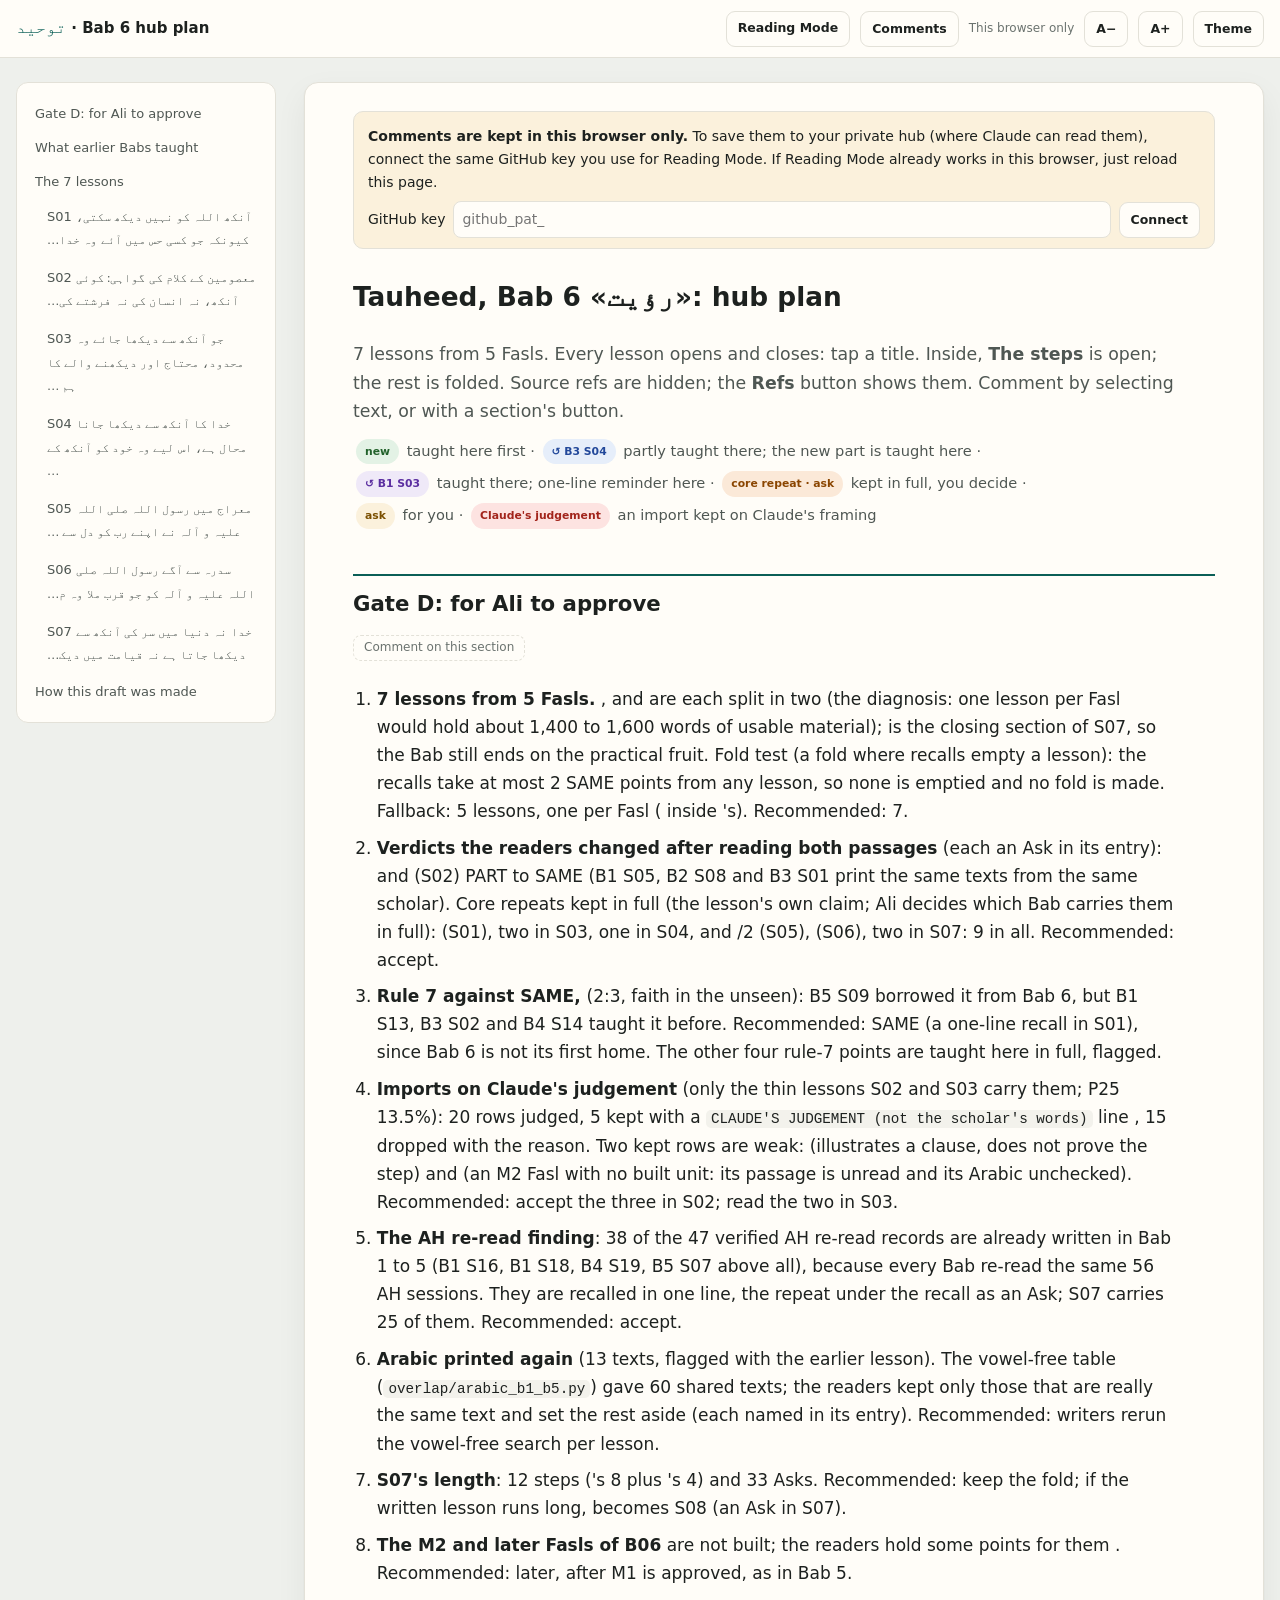
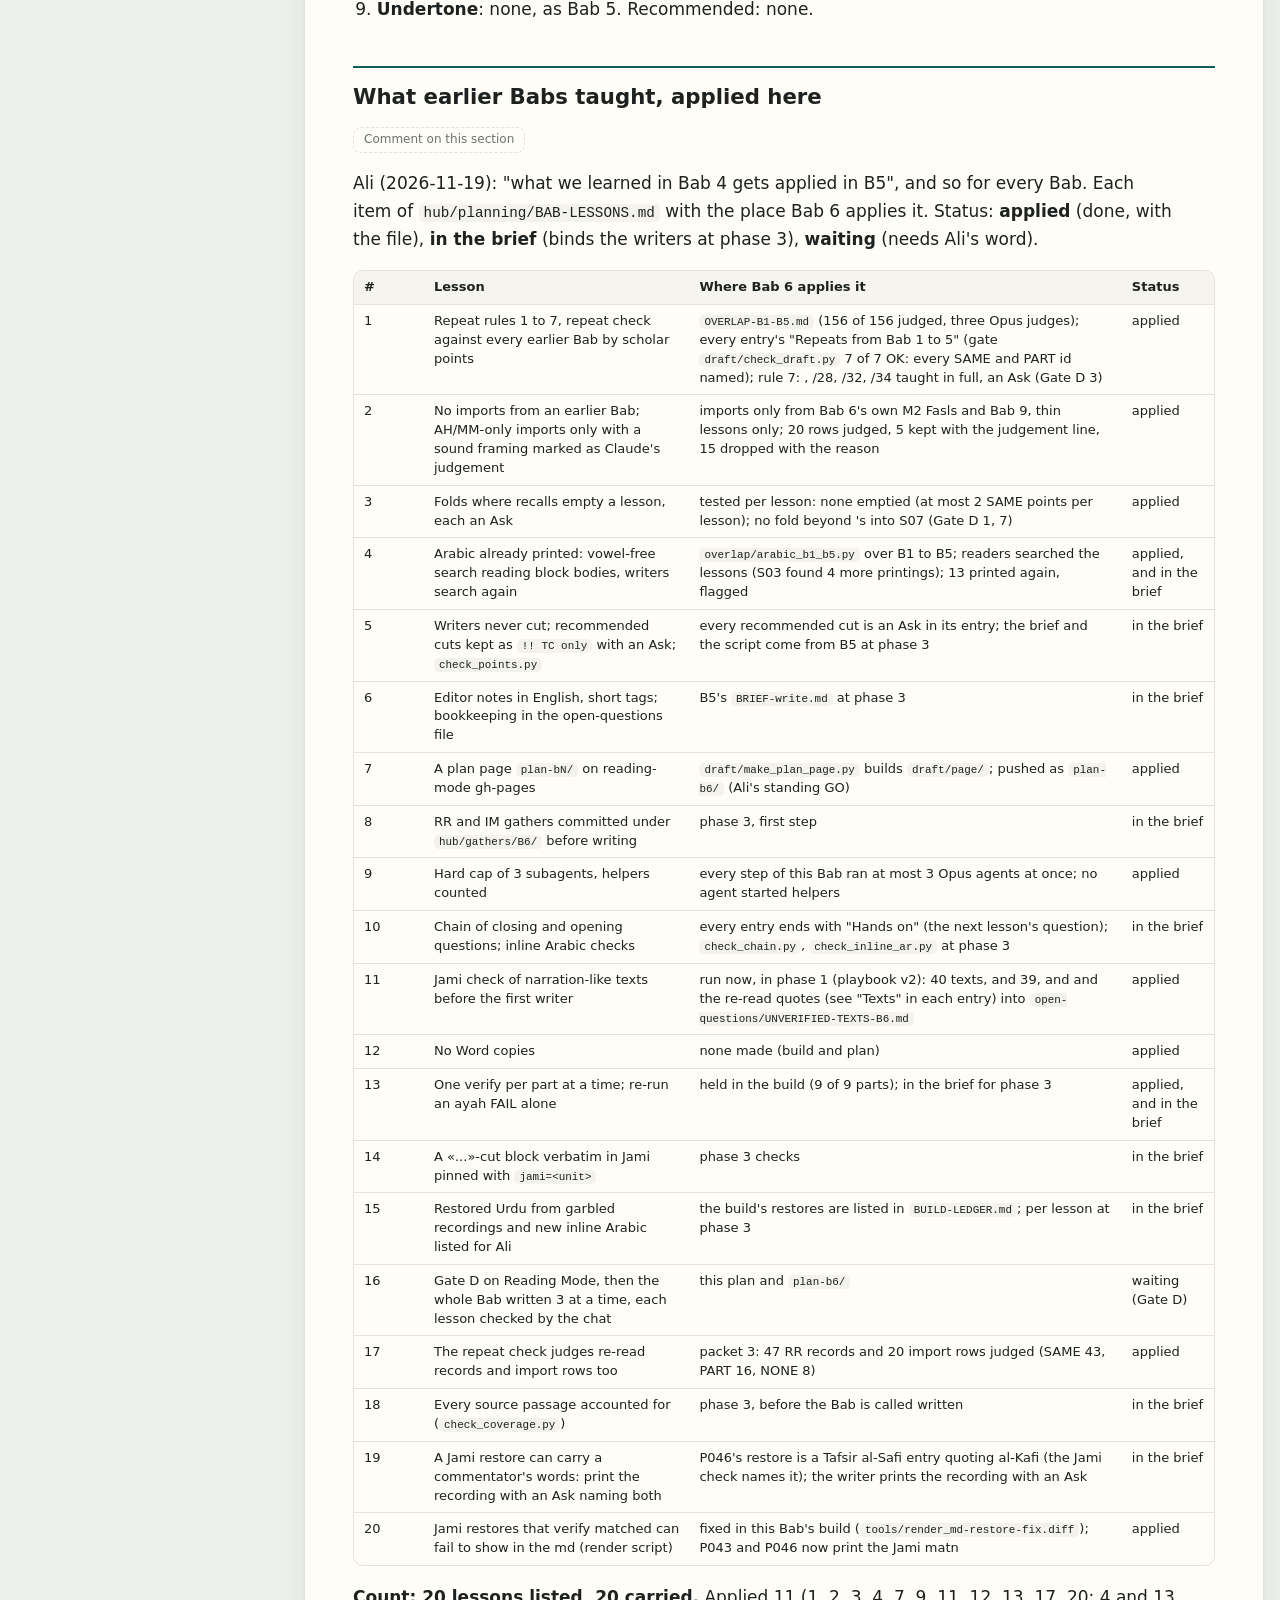
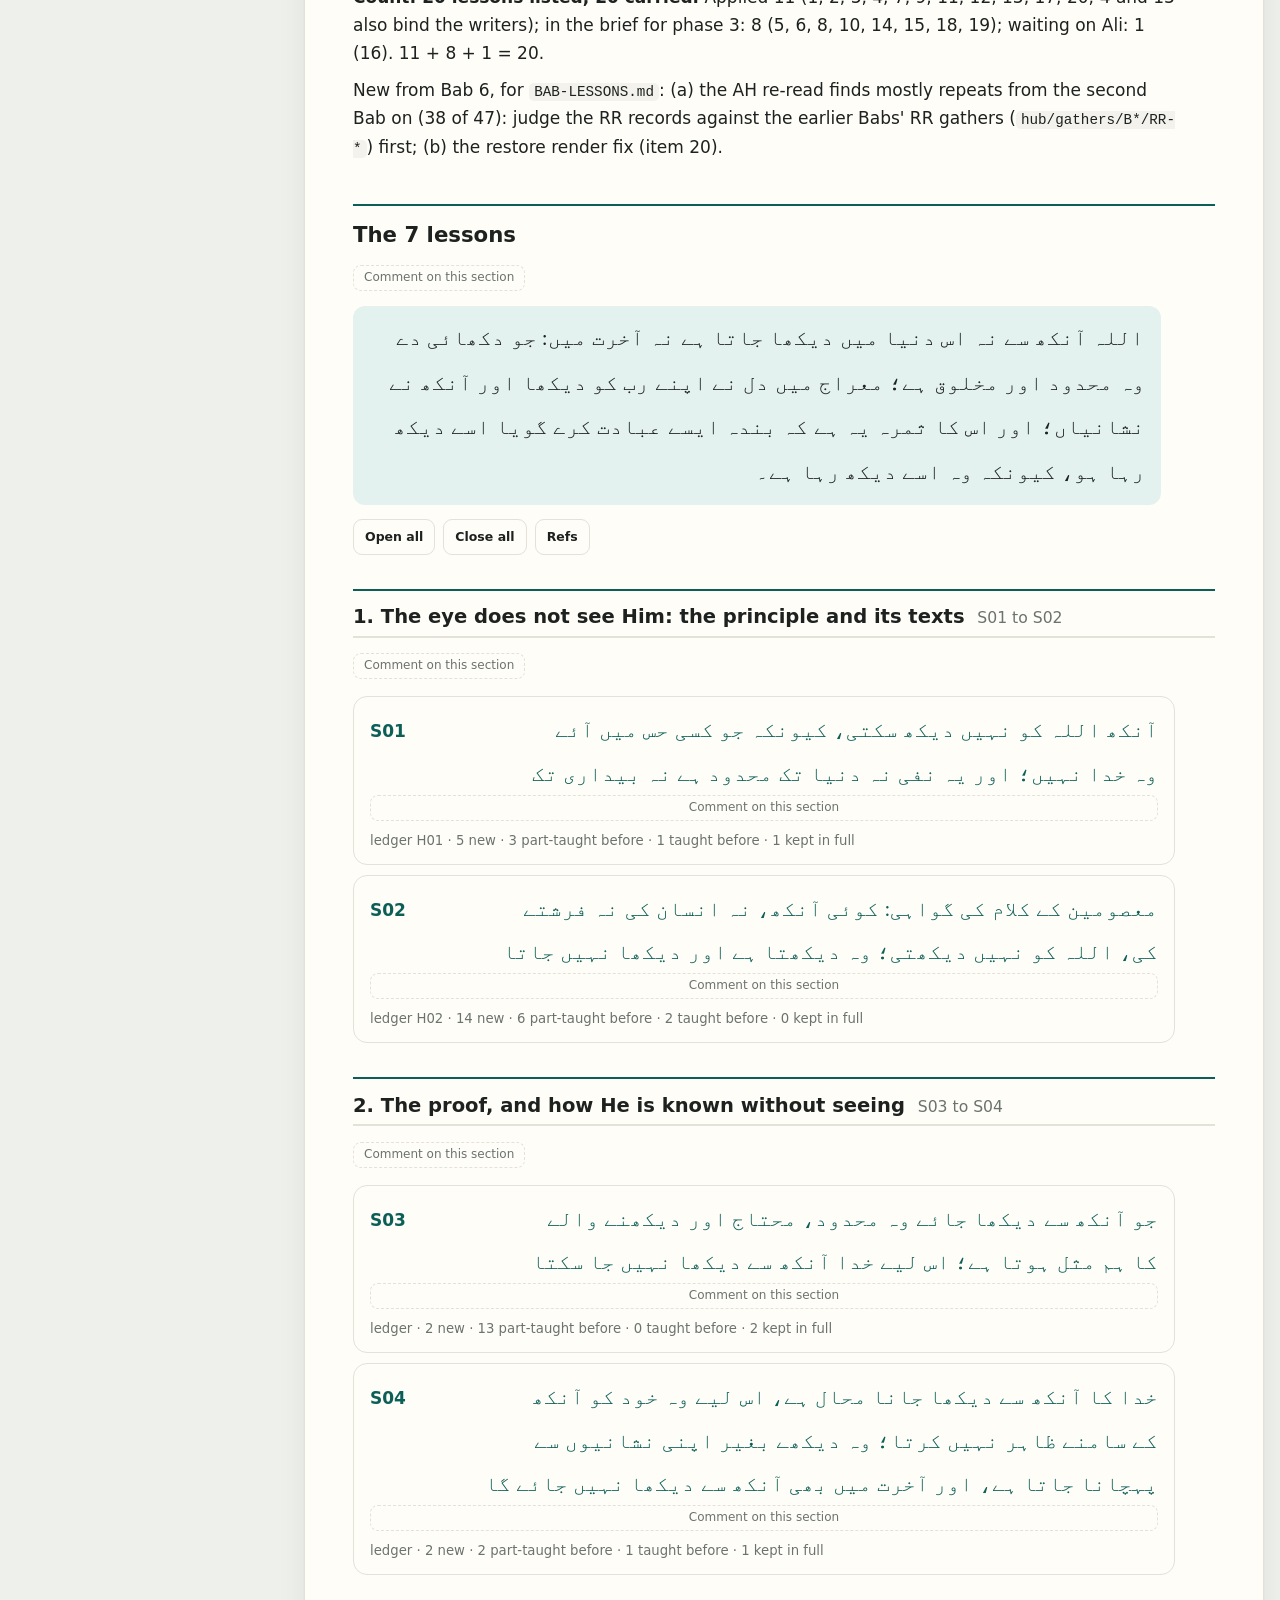
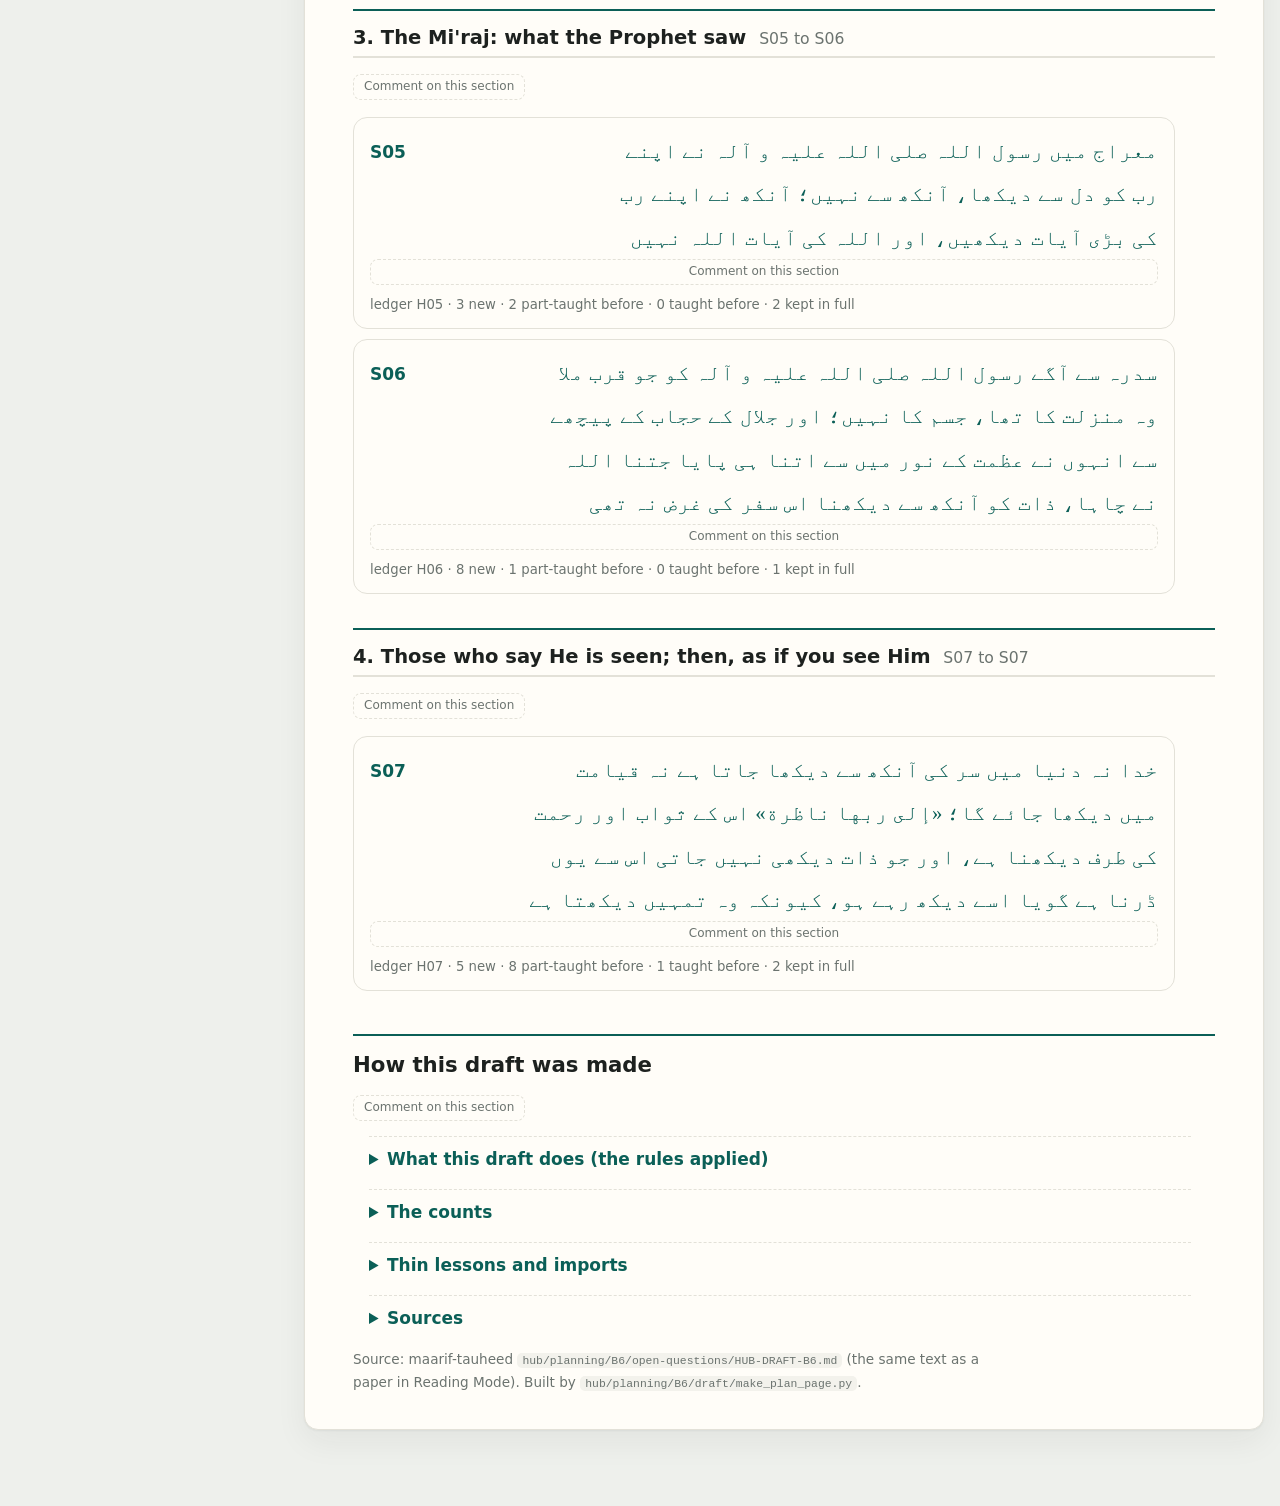
<file: plan-b6/index.html>
<!doctype html>
<html lang="en">
<head>
<meta charset="utf-8">
<meta name="viewport" content="width=device-width, initial-scale=1, viewport-fit=cover">
<meta name="robots" content="noindex, nofollow">
<meta http-equiv="Content-Security-Policy" content="default-src 'none'; script-src 'self'; style-src 'self' https://fonts.googleapis.com; font-src https://fonts.gstatic.com; connect-src https://api.github.com; base-uri 'none'; form-action 'none'">
<title>Tauheed Bab 6 Plan</title>
<link rel="preconnect" href="https://fonts.googleapis.com"><link rel="preconnect" href="https://fonts.gstatic.com" crossorigin>
<link rel="stylesheet" href="https://fonts.googleapis.com/css2?family=Geist:wght@400;600;700&family=Gulzar&family=Amiri:wght@400;700&family=Noto+Naskh+Arabic:wght@400;600&display=swap">
<link rel="stylesheet" href="../plan-b1/plan.css">
<link rel="stylesheet" href="plan6.css">
</head>
<body>
<header class="top"><b><span class="u" dir="rtl" lang="ur">توحید</span> · Bab 6 hub plan</b><a class="btn" href="../">Reading Mode</a><button class="btn" id="bC" type="button">Comments</button><span id="cSave"></span><button class="btn" id="bToc" type="button">Contents</button><button class="btn" id="bS" type="button" aria-label="Smaller text">A−</button><button class="btn" id="bL" type="button" aria-label="Larger text">A+</button><button class="btn" id="bT" type="button">Theme</button></header>
<div class="desk"><nav id="toc" aria-label="Contents"><div class="toc">
<ul>
<li><a href="#decide">Gate D: for Ali to approve</a></li>
<li><a href="#b4">What earlier Babs taught</a></li>
<li><a href="#lessons">The 7 lessons</a><ul>
<li><a href="#s01">S01 <span class="ar" dir="rtl" lang="ur">آنکھ اللہ کو نہیں دیکھ سکتی، کیونکہ جو کسی حس میں آئے وہ خدا…</span></a></li>
<li><a href="#s02">S02 <span class="ar" dir="rtl" lang="ur">معصومین کے کلام کی گواہی: کوئی آنکھ، نہ انسان کی نہ فرشتے کی…</span></a></li>
<li><a href="#s03">S03 <span class="ar" dir="rtl" lang="ur">جو آنکھ سے دیکھا جائے وہ محدود، محتاج اور دیکھنے والے کا ہم …</span></a></li>
<li><a href="#s04">S04 <span class="ar" dir="rtl" lang="ur">خدا کا آنکھ سے دیکھا جانا محال ہے، اس لیے وہ خود کو آنکھ کے …</span></a></li>
<li><a href="#s05">S05 <span class="ar" dir="rtl" lang="ur">معراج میں رسول اللہ صلی اللہ علیہ و آلہ نے اپنے رب کو دل سے …</span></a></li>
<li><a href="#s06">S06 <span class="ar" dir="rtl" lang="ur">سدرہ سے آگے رسول اللہ صلی اللہ علیہ و آلہ کو جو قرب ملا وہ م…</span></a></li>
<li><a href="#s07">S07 <span class="ar" dir="rtl" lang="ur">خدا نہ دنیا میں سر کی آنکھ سے دیکھا جاتا ہے نہ قیامت میں دیک…</span></a></li>
</ul></li>
<li><a href="#how">How this draft was made</a></li>
</ul>
</div></nav><article class="sheet">
<h1 id="top">Tauheed, Bab 6 «<span class="ar" dir="rtl" lang="ur">رؤیت</span>»: hub plan</h1>
<p class="lede">7 lessons from 5 Fasls. Every lesson opens and closes: tap a title. Inside, <b>The steps</b> is open; the rest is folded. Source refs are hidden; the <b>Refs</b> button shows them. Comment by selecting text, or with a section's button.</p>
<p class="legend"><span class="chip new">new</span> taught here first · <span class="chip part">↺ B3 S04</span> partly taught there; the new part is taught here · <span class="chip same">↺ B1 S03</span> taught there; one-line reminder here · <span class="chip core">core repeat · ask</span> kept in full, you decide · <span class="chip ask">ask</span> for you · <span class="chip ai">Claude's judgement</span> an import kept on Claude's framing</p>
<h2 id="decide">Gate D: for Ali to approve</h2>
<ol>
<li><b>7 lessons from 5 Fasls.</b> <span class="ref">U6.1</span>, <span class="ref">U6.3</span> and <span class="ref">U6.8</span> are each split in two (the diagnosis: one lesson per Fasl would hold about 1,400 to 1,600 words of usable material); <span class="ref">U6.13</span> <span class="ref">(1 point, JS only)</span> is the closing section of S07, so the Bab still ends on the practical fruit. Fold test (a fold where recalls empty a lesson): the recalls take at most 2 SAME points from any lesson, so none is emptied and no fold is made. Fallback: 5 lessons, one per Fasl (<span class="ref">U6.13</span> inside <span class="ref">U6.10</span>'s). Recommended: 7.</li>
<li><b>Verdicts the readers changed after reading both passages</b> (each an Ask in its entry): <span class="ref">U6.1/6</span> and <span class="ref">U6.1/12</span> (S02) PART to SAME (B1 S05, B2 S08 and B3 S01 print the same texts from the same scholar). Core repeats kept in full (the lesson's own claim; Ali decides which Bab carries them in full): <span class="ref">U6.1/1</span> (S01), two in S03, one in S04, <span class="ref">U6.8/1</span> and /2 (S05), <span class="ref">U6.8/8</span> (S06), two in S07: 9 in all. Recommended: accept.</li>
<li><b>Rule 7 against SAME, <span class="ref">U6.1/3</span></b> (2:3, faith in the unseen): B5 S09 borrowed it from Bab 6, but B1 S13, B3 S02 and B4 S14 taught it before. Recommended: SAME (a one-line recall in S01), since Bab 6 is not its first home. The other four rule-7 points <span class="ref">(U6.1/1, /28, /32, /34)</span> are taught here in full, flagged.</li>
<li><b>Imports on Claude's judgement</b> (only the thin lessons S02 and S03 carry them; P25 13.5%): 20 rows judged, 5 kept with a <code>CLAUDE'S JUDGEMENT (not the scholar's words)</code> line <span class="ref">(S02: U6.2/1, U6.7/1, U6.7/2; S03: U6.4/1, U9.1/4)</span>, 15 dropped with the reason. Two kept rows are weak: <span class="ref">U9.1/4</span> (illustrates a clause, does not prove the step) and <span class="ref">U6.4/1</span> (an M2 Fasl with no built unit: its passage is unread and its Arabic unchecked). Recommended: accept the three in S02; read the two in S03.</li>
<li><b>The AH re-read finding</b>: 38 of the 47 verified AH re-read records are already written in Bab 1 to 5 (B1 S16, B1 S18, B4 S19, B5 S07 above all), because every Bab re-read the same 56 AH sessions. They are recalled in one line, the repeat under the recall as an Ask; S07 carries 25 of them. Recommended: accept.</li>
<li><b>Arabic printed again</b> (13 texts, flagged with the earlier lesson). The vowel-free table (<code>overlap/arabic_b1_b5.py</code>) gave 60 shared texts; the readers kept only those that are really the same text and set the rest aside (each named in its entry). Recommended: writers rerun the vowel-free search per lesson.</li>
<li><b>S07's length</b>: 12 steps (<span class="ref">U6.10</span>'s 8 plus <span class="ref">U6.13</span>'s 4) and 33 Asks. Recommended: keep the fold; if the written lesson runs long, <span class="ref">U6.13</span> becomes S08 (an Ask in S07).</li>
<li><b>The M2 and later Fasls of B06</b> <span class="ref">(U6.2, 4, 5, 6, 7, 9, 11, 12)</span> are not built; the readers hold some points for them <span class="ref">(U6.7 Moses, U6.9 the Hereafter texts, U6.11 dreams)</span>. Recommended: later, after M1 is approved, as in Bab 5.</li>
<li><b>Undertone</b>: none, as Bab 5. Recommended: none.</li>
</ol>
<h2 id="b4">What earlier Babs taught, applied here</h2>
<p>Ali (2026-11-19): "what we learned in Bab 4 gets applied in B5", and so for every Bab. Each item of <code>hub/planning/BAB-LESSONS.md</code> with the place Bab 6 applies it. Status: <b>applied</b> (done, with the file), <b>in the brief</b> (binds the writers at phase 3), <b>waiting</b> (needs Ali's word).</p>
<div class="tw"><table><tr><th>#</th><th>Lesson</th><th>Where Bab 6 applies it</th><th>Status</th></tr><tr><td>1</td><td>Repeat rules 1 to 7, repeat check against every earlier Bab by scholar points</td><td><code>OVERLAP-B1-B5.md</code> (156 of 156 judged, three Opus judges); every entry's "Repeats from Bab 1 to 5" (gate <code>draft/check_draft.py</code> 7 of 7 OK: every SAME and PART id named); rule 7: <span class="ref">U6.1/1</span>, /28, /32, /34 taught in full, <span class="ref">U6.1/3</span> an Ask (Gate D 3)</td><td>applied</td></tr><tr><td>2</td><td>No imports from an earlier Bab; AH/MM-only imports only with a sound framing marked as Claude's judgement</td><td>imports only from Bab 6's own M2 Fasls and Bab 9, thin lessons only; 20 rows judged, 5 kept with the judgement line, 15 dropped with the reason</td><td>applied</td></tr><tr><td>3</td><td>Folds where recalls empty a lesson, each an Ask</td><td>tested per lesson: none emptied (at most 2 SAME points per lesson); no fold beyond <span class="ref">U6.13</span>'s into S07 (Gate D 1, 7)</td><td>applied</td></tr><tr><td>4</td><td>Arabic already printed: vowel-free search reading block bodies, writers search again</td><td><code>overlap/arabic_b1_b5.py</code> over B1 to B5; readers searched the lessons (S03 found 4 more printings); 13 printed again, flagged</td><td>applied, and in the brief</td></tr><tr><td>5</td><td>Writers never cut; recommended cuts kept as <code>!! TC only</code> with an Ask; <code>check_points.py</code></td><td>every recommended cut is an Ask in its entry; the brief and the script come from B5 at phase 3</td><td>in the brief</td></tr><tr><td>6</td><td>Editor notes in English, short tags; bookkeeping in the open-questions file</td><td>B5's <code>BRIEF-write.md</code> at phase 3</td><td>in the brief</td></tr><tr><td>7</td><td>A plan page <code>plan-bN/</code> on reading-mode gh-pages</td><td><code>draft/make_plan_page.py</code> builds <code>draft/page/</code>; pushed as <code>plan-b6/</code> (Ali's standing GO)</td><td>applied</td></tr><tr><td>8</td><td>RR and IM gathers committed under <code>hub/gathers/B6/</code> before writing</td><td>phase 3, first step</td><td>in the brief</td></tr><tr><td>9</td><td>Hard cap of 3 subagents, helpers counted</td><td>every step of this Bab ran at most 3 Opus agents at once; no agent started helpers</td><td>applied</td></tr><tr><td>10</td><td>Chain of closing and opening questions; inline Arabic checks</td><td>every entry ends with "Hands on" (the next lesson's question); <code>check_chain.py</code>, <code>check_inline_ar.py</code> at phase 3</td><td>in the brief</td></tr><tr><td>11</td><td>Jami check of narration-like texts before the first writer</td><td>run now, in phase 1 (playbook v2): <span class="ref">U6.1</span> 40 texts, <span class="ref">U6.3</span> and <span class="ref">U6.13</span> 39, <span class="ref">U6.8</span> and <span class="ref">U6.10</span> and the re-read quotes (see "Texts" in each entry) into <code>open-questions/UNVERIFIED-TEXTS-B6.md</code></td><td>applied</td></tr><tr><td>12</td><td>No Word copies</td><td>none made (build and plan)</td><td>applied</td></tr><tr><td>13</td><td>One verify per part at a time; re-run an ayah FAIL alone</td><td>held in the build (9 of 9 parts); in the brief for phase 3</td><td>applied, and in the brief</td></tr><tr><td>14</td><td>A «...»-cut block verbatim in Jami pinned with <code>jami=&lt;unit&gt;</code></td><td>phase 3 checks</td><td>in the brief</td></tr><tr><td>15</td><td>Restored Urdu from garbled recordings and new inline Arabic listed for Ali</td><td>the build's restores are listed in <code>BUILD-LEDGER.md</code>; per lesson at phase 3</td><td>in the brief</td></tr><tr><td>16</td><td>Gate D on Reading Mode, then the whole Bab written 3 at a time, each lesson checked by the chat</td><td>this plan and <code>plan-b6/</code></td><td>waiting (Gate D)</td></tr><tr><td>17</td><td>The repeat check judges re-read records and import rows too</td><td>packet 3: 47 RR records and 20 import rows judged (SAME 43, PART 16, NONE 8)</td><td>applied</td></tr><tr><td>18</td><td>Every source passage accounted for (<code>check_coverage.py</code>)</td><td>phase 3, before the Bab is called written</td><td>in the brief</td></tr><tr><td>19</td><td>A Jami restore can carry a commentator's words: print the recording with an Ask naming both</td><td><span class="ref">U6.1-3</span> P046's restore is a Tafsir al-Safi entry quoting al-Kafi (the Jami check names it); the writer prints the recording with an Ask</td><td>in the brief</td></tr><tr><td>20</td><td>Jami restores that verify matched can fail to show in the md (render script)</td><td>fixed in this Bab's build (<code>tools/render_md-restore-fix.diff</code>); <span class="ref">U6.1-2</span> P043 and <span class="ref">U6.1-3</span> P046 now print the Jami matn</td><td>applied</td></tr></table></div>
<p><b>Count: 20 lessons listed, 20 carried.</b> Applied 11 (1, 2, 3, 4, 7, 9, 11, 12, 13, 17, 20; 4 and 13 also bind the writers); in the brief for phase 3: 8 (5, 6, 8, 10, 14, 15, 18, 19); waiting on Ali: 1 (16). 11 + 8 + 1 = 20.</p>
<p>New from Bab 6, for <code>BAB-LESSONS.md</code>: (a) the AH re-read finds mostly repeats from the second Bab on (38 of 47): judge the RR records against the earlier Babs' RR gathers (<code>hub/gathers/B*/RR-*</code>) first; (b) the restore render fix (item 20).</p>
<h2 id="lessons">The 7 lessons</h2>
<p class="bab ar" dir="rtl" lang="ur">اللہ آنکھ سے نہ اس دنیا میں دیکھا جاتا ہے نہ آخرت میں: جو دکھائی دے وہ محدود اور مخلوق ہے؛ معراج میں دل نے اپنے رب کو دیکھا اور آنکھ نے نشانیاں؛ اور اس کا ثمرہ یہ ہے کہ بندہ ایسے عبادت کرے گویا اسے دیکھ رہا ہو، کیونکہ وہ اسے دیکھ رہا ہے۔</p>
<p class="tools"><button class="btn" id="bOpen" type="button">Open all</button><button class="btn" id="bClose" type="button">Close all</button><button class="btn" id="bRefs" type="button" aria-pressed="false">Refs</button></p>
<h2 class="mv" id="m1">1. The eye does not see Him: the principle and its texts <span class="k">S01 to S02</span></h2>
<details class="les" id="s01"><summary><h3 id="s01-h"><span class="num">S01</span> <span class="t" dir="rtl" lang="ur">آنکھ اللہ کو نہیں دیکھ سکتی، کیونکہ جو کسی حس میں آئے وہ خدا نہیں؛ اور یہ نفی نہ دنیا تک محدود ہے نہ بیداری تک</span></h3><span class="mini">ledger H01 · 5 new · 3 part-taught before · 1 taught before · 1 kept in full</span></summary>
<details class="blk" open><summary>The steps <span class="k">7</span></summary><ol>
<li><b>Can the eye see God at all?</b> No: He has no limit, so the eye does not reach Him; He is not seen, heard, sensed or touched, and that is why He is God; whatever is sensed is not God, for He is of the genus neither of the sensed nor of the intellected. <span class="ref">(MM P001:5 Fiqh al-Rida; AH P053:1-2, P053:8-18 with «<span class="ar" dir="rtl" lang="ur">لا يحس ولا يجس</span>» P053:6-8; U6.1/1, U6.1/32)</span>. [<span class="ref">U6.1/1</span> core repeat kept in full: the bare claim is in B4 S06, B2 S02, B3 S03 in passing; here it is the Bab's thesis | <span class="ref">U6.1/32</span> PART: recall B3 S10 "al-Rida to the zindiq: because the senses do not perceive Him He is a thing unlike things, our Lord", then new: AH's telling to Imran the Sabian and "not of the genus of the sensed nor of the intellected", in AH P053:1-2, P053:14-18; Rule 7, flagged]</li>
<li><b>What does the Quran say?</b> <span class="ar" dir="rtl" lang="ur">﴿لَا تُدْرِكُهُ الْأَبْصَارُ وَهُوَ يُدْرِكُ الْأَبْصَارَ﴾</span> (6:103) as the Fasl's one ayah block: He sees everything and is not seen. <span class="ref">(AH P009:2; U6.1/1)</span>. [part of the <span class="ref">U6.1/1</span> core repeat: B4 S06 printed 6:102-103 for the Essence not determined by sight; printed again here, flagged]</li>
<li><b>Do His very names say it?</b> «<span class="ar" dir="rtl" lang="ur">هو</span>» points to the One absent from the reach of sight and the touch of the senses; «<span class="ar" dir="rtl" lang="ur">الله</span>» is the One veiled from the reach of sight, imaginations and thoughts. <span class="ref">(MM P008:1, P008:2; JS P011:3-7 «<span class="ar" dir="rtl" lang="ur">ضمیر شأن</span>» fine layer; U6.1/2, Teacher Copy layer per the ledger)</span>. <span class="chip part">↺ B2 S02</span><span class="rec"><b>Already taught:</b> B2 S02 "the breath example: the ha of Huwa alerts to the Fixed <span class="ref">(AH, Urdu only)</span>",</span><span class="nw"><b>New here:</b> Huwa read as naming the One absent from all perception, in MM P008:1 and the vision clause of P008:2</span></li>
<li><b>Then what is our faith in Him?</b> Faith in the unseen (2:3): what is before the eye leaves nothing to believe. <span class="ref">(AH P012:1-8, P010:2-4; U6.1/3)</span>. <span class="chip same">↺ B1 S13</span><span class="rec">recall only, "Recall B1 S13: who believe in the unseen (2:3); the unseen is first God, hidden from the senses, and all faith is faith in the unseen"; AH's repeat under the recall, flagged; the nubuwwa and imamate extension P012:9-26 one line or Teacher Copy (Ask 7)</span></li>
<li><b>Is it a weakness of the eye, as with a thing too far or too bright?</b> No: He is in principle no object of sight; the eye has no capacity for Him from the start. <span class="ref">(JS P020:1-14; one line of JS P021:5-10; U6.1/5)</span>. <span class="chip new">new</span></li>
<li><b>Where the eye fails, do imagination or mind reach Him?</b> No: He is absolutely unseen to every outer and inner faculty, yet proven by reason; minds, thoughts and hearts do not perceive His attribute; the windows of sight fall short before His essence. <span class="ref">(JS P014:1-5, P018:8-16 with the Sahifa 5 line; JS P015:1-2 Abu Hashim, "imaginations of hearts are finer than eyes, so how the eyes"; MM P050:1-2 Imam Hasan; MM P050:3-5 al-Rida to Fath, block cut to «<span class="ar" dir="rtl" lang="ur">قد حسرت دون كنهه نوافذ الأبصار</span> ...»; U6.1/4, U6.1/29, U6.1/11 fine layer)</span>. [<span class="ref">U6.1/4</span> PART: recall B3 S03 "God is absolute unseen, yet more evident than all", then new: the Sahifa dua 5 text «<span class="ar" dir="rtl" lang="ur">ويا من تنقطع دون رؤيته الأبصار</span>», in JS P018:8-9 | <span class="ref">U6.1/29</span> NEW | <span class="ref">U6.1/11</span> NEW <span class="ref">(Teacher Copy)</span>: the three readings of «<span class="ar" dir="rtl" lang="ur">دون رؤيته</span>», JS P029:2-19 | Abu Hashim: no ledger id; its a fortiori has a base in B5 S03 (al-Rida «<span class="ar" dir="rtl" lang="ur">إن أوهام القلوب أكثر من أبصار العيون</span>»), one word in the Teacher Copy]</li>
<li><b>Is it only in this world and awake?</b> Nowhere: not in the next world, not in sleep; on the Day He reckons them while they do not see Him, as He provides for them while they do not see Him. <span class="ref">(JS P027:8-11, P028:2-6 one line, Futuhat out; MM P052:4-7; U6.1/10, U6.1/31)</span>. [<span class="ref">U6.1/10</span> NEW | <span class="ref">U6.1/31</span> NEW]</li>
</ol></details>
<details class="blk"><summary>Asks for Ali <span class="k">24</span></summary><ol>
<li>Split <span class="ref">U6.1</span> into S01 (principle) and S02 (texts of denial), line after "not on the Day" <span class="ref">(diag U6.1 Q1)</span>. Recommended yes.</li>
<li><span class="ref">U6.1/1</span> core repeat kept in full here: which Bab carries the thesis in full? Recommended Bab 6 (Repeats).</li>
<li><span class="ref">U6.1/3</span> SAME against Rule 7: recall only (recommended) or teach in full as Rule 7 home? (Repeats; ledger ASK)</li>
<li><span class="ref">U6.1/3</span> SAME: AH's repeat <span class="ref">(P012:1-8, P010:2-4)</span> sits under the recall in the Teacher Copy; teach it again? Recommended no.</li>
<li>RR1-001, RR1-004, RR2-007, RR3-010, RR3-011, RR4-004, RR5-006 (SAME): each sits under its recall in the Teacher Copy; teach any again? Recommended no; RR5-006 is about the Imam, not God.</li>
<li><span class="ref">U6.1/32</span> kept PART <span class="ref">(another interlocutor, AH's own telling, not the B3 S10 zindiq saying)</span>: agree? (judges' doubt)</li>
<li>AH P012:9-26 (nubuwwa, imamate, ghayba, Ibn Muljam): one line in step 4, rest Teacher Copy? Recommended yes (diag Q22), with RR1-006 and RR6-011 beside it.</li>
<li>ASK-1: the Hisham hadith <span class="ref">(MM P001:1-4; Jami: al-Kazim on Hisham b. al-Hakam, «<span class="ar" dir="rtl" lang="ur">قاتله الله</span>»)</span>: leave out of the Handout and open on Fiqh al-Rida? Recommended yes (diag Q3).</li>
<li>ASK-2: three «<span class="ar" dir="rtl" lang="ur">هو</span>/<span class="ar" dir="rtl" lang="ur">الله</span>» texts in a row: keep P008:1 and P008:2, P008:3 to the Teacher Copy? Recommended yes (diag Q4).</li>
<li><span class="ref">U6.1/2</span> is Teacher Copy in the ledger but carries step 3 (His names): keep step 3 Teacher Copy only, or raise it to the Handout? Recommended Handout for P008:1-2 (diag chain A3), Teacher Copy for «<span class="ar" dir="rtl" lang="ur">ضمیر شأن</span>».</li>
<li>ASK-3: 2:55 <span class="ref">(JS P013)</span> to <span class="ref">U6.7</span>/<span class="ref">U6.10</span>? Recommended move (diag Q5).</li>
<li>ASK-4: the Futuhat dream quote <span class="ref">(JS P003)</span>: one line "some claim to have seen Him in sleep", no book name? Recommended yes (diag Q6).</li>
<li>ASK-5: EZ's Moses story <span class="ref">(P022:8-43)</span> all to <span class="ref">U6.7</span>? Recommended yes (diag Q7).</li>
<li>ASK-6: the rain verse 42:28 <span class="ref">(EZ P022:1-6)</span>: leave out? Recommended yes (diag Q8).</li>
<li>ASK-7: the three readings of «<span class="ar" dir="rtl" lang="ur">دون رؤيته</span>» <span class="ref">(U6.1/11)</span>: Teacher Copy only? Recommended yes (diag Q9).</li>
<li>ASK-15: the Fath al-Jurjani block <span class="ref">(MM P050:5)</span>: cut to the clause on sight, refs al-Tawhid and Bihar 4:284-285 from the Jami check? Recommended yes (diag Q17).</li>
<li>ASK-17: <span class="ref">U6.1/33</span> the Torah tiding held out of the hub, Teacher Copy only? Recommended yes (diag Q19).</li>
<li>MM P052 stays here as the proof for the Day (step 7); MM P049 goes to S02 step 7 (the ledger), not to open H07 (diag Q21)? Recommended as the ledger.</li>
<li>The H1 intro recaps «<span class="ar" dir="rtl" lang="ur">تنزیہ کے باب</span>»: a neutral one-line opening instead? Recommended yes (diag Q23).</li>
<li>AH P053:2 «<span class="ar" dir="rtl" lang="ur">جو محسوس ہو وہ خدا نہیں</span>»: the Jami check finds no Arabic; write it as AH's conclusion, not the Imam's words? Recommended yes (diag Q25).</li>
<li>Readings to confirm: P001:5 Fiqh al-Rida now FOUND <span class="ref">(disputed work: say so in the Teacher Copy?)</span>; P024 «<span class="ar" dir="rtl" lang="ur">شواہد (یعنی حواس</span>)» belongs to S02 (diag Q27).</li>
<li>Material moved to S03: al-Hadi's air letter <span class="ref">(P028:7-8)</span>, shape and direction <span class="ref">(P041:1-2)</span>, EZ's mubsar <span class="ref">(P022:33-37)</span>; EZ P025:13-32 to the H07 close (diag "Where material moves"). Agree?</li>
<li>Abu Hashim <span class="ref">(JS P015)</span> has no ledger id; it sits in step 6 as the added narration (diag chain A5), with one word on B5 S03's base. Agree?</li>
<li>The Fasl's own «not seen by any faculty» restated seven times: given once in step 6 <span class="ref">(P014:1-5)</span>, the rest Teacher Copy. Agree?</li>
</ol></details>
<details class="blk"><summary>Taught before in Bab 1 to 5 <span class="k">5</span></summary><ul>
<li>SAME (recalled, not taught): <span class="ref">U6.1/3</span> (faith in the unseen, 2:3): "Recall B1 S13: who believe in the unseen (2:3): the unseen is first God, hidden from the senses, so all faith is faith in the unseen" <span class="ref">(also B3 S02 JS, B4 S14 AH, B1 S10 AH via Saduq; and B1 S06, where AH draws from 6:103 that faith in God is faith in what is absent from the eyes)</span>. <span class="chip ask">ask</span> AH's repeat <span class="ref">(P012:1-8, P010:2-4)</span> sits under the recall in the Teacher Copy; teach it again? The point is also Rule 7 (B5 S09 borrowed it from Bab 6), so the two rules clash: <span class="chip ask">ask</span> which wins; lean SAME, since B1, B3 and B4 taught it before B5 borrowed it, so Bab 6 is not its first home.</li>
<li>SAME, AH re-read records <span class="ref">(recalled, not taught; each sits under its recall in the Teacher Copy, flagged <span class="chip ask">ask</span> teach again?)</span>:
<ul>
<li>RR1-001 (AZ-S22 ¶80-82): "Recall B1 S14 (and B4 S17): Ali's 'the lifting of the veil would not add to my certainty'; the unseen was witnessed for him, the seven veils like the palm of his hand."</li>
<li>RR1-004 (ZH-S19 ¶166-169): "Recall B3 S04: being affected by the higher principles does not need seeing them; the Imam grants favours unseen."</li>
<li>RR2-007 (AZ-S07 ¶107-109): "Recall B3 S15 (and B1 S05, B2 S03, B5 S02): the unseen Dyer behind nature, the vat of 'the dye of God' (2:138)."</li>
<li>RR3-010 (MJ-S01 ¶38-74): "Recall B2 S08 (and B3 S03, B3 S08, B5 S07): the cause is manifest in the effect more than the effect itself; 'the Friend is nearer to me than I'."</li>
<li>RR3-011 (AZ-S29 ¶209-223): "Recall B3 S12: Shaykh Husayn Rahim, the Imam as a column of light that comes back drowned in light."</li>
<li>RR4-004 (ZH-S10 ¶42-49): "Recall B1 S10 (and B2 S06, B5 S02): God is too exalted to speak with us directly, so He chooses and sends men."</li>
<li>RR5-006 (AZ-S30 ¶52-54): "Recall B1 S03: love of the Imam of the Age is witnessed, not learned from books." It is about love of the Imam, not seeing God (judges' doubt): no step uses it.</li>
</ul></li>
<li>PART (base recalled, new part taught):
<ul>
<li><span class="ref">U6.1/2</span>: base "Recall B2 S02: AH's breath example, the ha of Huwa alerting to the Fixed (Urdu only there, the «<span class="ar" dir="rtl" lang="ur">تنبيه للثابت</span>» form unverified)"; new: Huwa naming the One absent from sight and the touch of the senses, and «<span class="ar" dir="rtl" lang="ur">الله هو المستور عن درك الأبصار</span>», in MM P008:1, P008:2 <span class="ref">(Teacher Copy layer)</span>.</li>
<li><span class="ref">U6.1/4</span>: base "Recall B3 S03 and B3 S04: God is absolute unseen to all senses, not conceived or intellected, yet certain to reason <span class="ref">(JS)</span>" (the B1 S05 link is the judge's inference by position, not checked further); new: the Sahifa dua 5 line, in JS P018:8-9, with the seven-fold statement given once <span class="ref">(P014:1-5)</span>.</li>
<li><span class="ref">U6.1/32</span>: base "Recall B3 S10: al-Rida to the zindiq: because the senses do not perceive Him, He is a thing unlike things"; new: AH's telling to Imran the Sabian and the genus line, in AH P053:1-2, P053:14-18. Doubt read (SAME if the same saying): B3 S10 is the zindiq hadith <span class="ref">(JS)</span>, here it is Imran <span class="ref">(AH, Urdu only, Jami NOT-FOUND)</span>; another interlocutor and another scholar's nukta, so kept PART. Rule 7 too.</li>
<li>RR1-006 (ZH-S31 ¶160-163): base "Recall B1 S10: the hidden Imam is no objection though unseen" and B1 S11's sun behind clouds <span class="ref">(EZ)</span>; new: AH's parable of the newborn under a year of cloud who doubts the sun, and the ray through a gap; Teacher Copy only, beside the one ghayba line of step 4.</li>
<li>RR4-001 (AZ-S18 ¶99-100): base "Recall B1 S13: the self is its own veil"; new: the verse «<span class="ar" dir="rtl" lang="ur">حجاب رخ مقصود من و ما و شمائیم</span>» and the plea to lift the "I"; selfhood keeps the lover from seeing. Heart-seeing (M2 ground); Teacher Copy only.</li>
<li>RR6-011 (ZH-S28 ¶17-21): base "Recall B1 S10 and B1 S13: 2:3 takes in the unseen Imam, all faith is in the unseen"; new: the ta'wil that God named the Mahdi «<span class="ar" dir="rtl" lang="ur">غیب</span>»; Teacher Copy only, under step 4.</li>
</ul></li>
<li>Core repeat kept in full: <span class="ref">U6.1/1</span> (the Essence is not seen by the eye), stated in passing in B4 S06 (6:103 for tawhid of the heart), B2 S02 (seen only by fitri witnessing), B3 S03 (absolute unseen yet evident). <span class="chip core">core repeat · ask</span> it is this lesson's and this Bab's thesis, so it is taught in full here <span class="ref">(MM P001:5, AH P053, AH P009:2 with 6:103)</span>. Ali decides which Bab carries it; recommended Bab 6.</li>
<li>Rule 7 (taught here in full): <span class="ref">U6.1/1</span> and <span class="ref">U6.1/32</span> (B5 S09 borrowed them; Bab 6 is their home; flagged). <span class="ref">U6.1/3</span> is Rule 7 as well but SAME: see the Ask above.</li>
</ul></details>
<details class="blk"><summary>Arabic printed again <span class="k">4</span></summary><ul>
<li><span class="ar" dir="rtl" lang="ur">﴿لَا تُدْرِكُهُ الْأَبْصَارُ وَهُوَ يُدْرِكُ الْأَبْصَارَ﴾</span> (6:103, step 2 block): already printed in full in B4 S06 (block 6:102-103; inline in B1 S06, B3 S01).</li>
<li><span class="ar" dir="rtl" lang="ur">﴿الَّذِينَ يُؤْمِنُونَ بِالْغَيْبِ﴾</span> <span class="ref">(2:3, step 4, inline in AH P012:1)</span>: already printed in full in B1 S13 (inline in B3 S02).</li>
<li>«<span class="ar" dir="rtl" lang="ur">اللَّهُ مَعْنَاهُ الْمَعْبُودُ الَّذِي يَأْلَهُ فِيهِ الْخَلْقُ وَيُؤْلَهُ إِلَيْهِ</span>» <span class="ref">(MM P008:2, step 3)</span>: this first half was already printed in full in B2 S11 (inline in B2 S04); the vision clause «<span class="ar" dir="rtl" lang="ur">وَاللَّهُ هُوَ الْمَسْتُورُ عَنْ دَرْكِ الْأَبْصَارِ الْمَحْجُوبُ عَنِ الْأَوْهَامِ وَالْخَطَرَاتِ</span>» was not.</li>
<li>Checked and not the same text (printed normally): JS P015:1 Abu Hashim (the shared run is only 6:103; the hadith itself is in no Bab 1 to 5 lesson; B5 S03 printed al-Rida's other hadith «<span class="ar" dir="rtl" lang="ur">إن أوهام القلوب أكثر من أبصار العيون</span>»); the P008:2 Khidr matn row (Jami matn only, not the excerpt); MM P050:5 (the B5 S06 row could not be confirmed by search; the same letter's opening «<span class="ar" dir="rtl" lang="ur">الحمد لله الملهم عباده الحمد</span>» is printed in B1 S16 and B2 S01, another clause); AH P053:6-8 «<span class="ar" dir="rtl" lang="ur">لا يحس ولا يجس</span> ...» <span class="ref">(inline only, B5 S09 in the borrowed AH passage; MM's longer form inline in B5 S03)</span>; MM P008:1 «<span class="ar" dir="rtl" lang="ur">فالهاء تثبيت للثابت</span>» (B2 S02 Urdu only).</li>
</ul></details>
<details class="blk"><summary>Who carries it</summary><p>AH carries steps 1, 2 and 4 <span class="ref">(P053, P009, P012)</span>; MM carries steps 1, 3, 6 and 7 <span class="ref">(P001:5, P008, P050, P052)</span>. JS gives the reach of the principle <span class="ref">(steps 5 and 6: P014, P018, P020, P015)</span> and the "nowhere, not in sleep" line (step 7). EZ: nothing taught here <span class="ref">(P022 goes to U6.3 and U6.7, P025 and P026 to S02 and the H07 close)</span>. AH/MM are present in every step but 5.</p></details>
<details class="blk"><summary>AH re-read adds</summary><p>RR1-001 (AZ-S22 ¶80-82) SAME; RR1-004 (ZH-S19 ¶166-169) SAME; RR1-006 (ZH-S31 ¶160-163) PART, the newborn and the clouded sun, Teacher Copy; RR2-007 (AZ-S07 ¶107-109) SAME; RR3-010 (MJ-S01) SAME; RR3-011 (AZ-S29 ¶209-223) SAME; RR4-001 (AZ-S18 ¶99-100) PART, selfhood as the veil, Teacher Copy; RR4-004 (ZH-S10 ¶42-49) SAME; RR5-006 (AZ-S30 ¶52-54) SAME; RR6-011 (ZH-S28 ¶17-21) PART, the Mahdi named «<span class="ar" dir="rtl" lang="ur">غیب</span>», Teacher Copy. None carries a chain step.</p></details>
<details class="blk"><summary>Imports</summary><p>none; S01 is not a thin lesson (the packet has no import rows).</p></details>
<details class="blk"><summary>Teacher Copy only</summary><p><span class="ref">U6.1/2</span> with JS «<span class="ar" dir="rtl" lang="ur">ضمیر شأن</span>» <span class="ref">(P011:3-7)</span>; <span class="ref">U6.1/11</span> the three readings of «<span class="ar" dir="rtl" lang="ur">دون رؤيته</span>» <span class="ref">(P029)</span>; AH P012:9-26 nubuwwa, imamate, ghayba, Ibn Muljam (one line in step 4, rest here, Ask 7); MM P008:3 al-Baqir's third «<span class="ar" dir="rtl" lang="ur">الله</span>» text (ASK-2); MM P001:1-4 the Hisham hadith (ASK-1, lean out of the Handout); JS P003 and P028:2-6 the dream claims, book name out (ASK-4); the nayl/idrak note of P021 (it lives in S02); RR1-006, RR4-001, RR6-011; every SAME repeat under its recall.</p></details>
<details class="blk"><summary>Held out</summary><p><span class="ref">U6.1/33</span> <span class="ref">(AH P054, Deuteronomy 34:10, the promised Prophet)</span>: Nubuwwat, outside Bab 6 (ASK-17); stays in the Teacher Copy, flagged. Diag moves out of this lesson: JS P028:7-8 al-Hadi's air letter, JS P041:1-2 shape and direction, EZ P022:33-37 the eye needs a mubsar, all to <span class="ref">U6.3</span> (S03); EZ P022:8-43 Moses and JS P013 2:55 to <span class="ref">U6.7</span> (M2); EZ P022:1-6 the rain verse out (ASK-6); EZ P025:13-32 to the H07 close; JS P030 <span class="ref">(U6.1/12)</span> to S02.</p></details>
<details class="blk"><summary>Texts and Jami results <span class="k">7</span></summary><ol>
<li>«<span class="ar" dir="rtl" lang="ur">وَأَمَّا عُيُونُ الْبَشَرِ فَلَا تَلْحَقُهُ لِأَنَّهُ لَا يُحَدُّ فَلَا يُوصَفُ</span>» <span class="ref">(MM P001:5)</span>: Jami FOUND, Fiqh al-Rida 1:22, Bihar 3:262; the old verified=no flag is wrong; Fiqh al-Rida is of disputed attribution.</li>
<li><span class="ar" dir="rtl" lang="ur">﴿لَا تُدْرِكُهُ الْأَبْصَارُ وَهُوَ يُدْرِكُ الْأَبْصَارَ وَهُوَ اللَّطِيفُ الْخَبِيرُ﴾</span> (6:103): flagged reprint, B4 S06.</li>
<li>«<span class="ar" dir="rtl" lang="ur">قُلْ هُوَ اللَّهُ أَحَدٌ فَالْهَاءُ تَثْبِيتٌ لِلثَّابِتِ وَالْوَاوُ إِشَارَةٌ إِلَى الْغَائِبِ عَنْ دَرْكِ الْأَبْصَارِ وَلَمْسِ الْحَوَاسِّ</span>» <span class="ref">(MM P008:1; al-Tawhid, Bihar 3:222; no speaker named in Jami)</span> with «<span class="ar" dir="rtl" lang="ur">وَاللَّهُ هُوَ الْمَسْتُورُ عَنْ دَرْكِ الْأَبْصَارِ</span>» <span class="ref">(MM P008:2; Amir al-Mu'minin; al-Tawhid, Bihar 3:222)</span>: both FOUND.</li>
<li>«<span class="ar" dir="rtl" lang="ur">لَا يُحَسُّ وَلَا يُجَسُّ وَلَا يُمَسُّ وَلَا يُدْرَكُ بِالْحَوَاسِّ الْخَمْسِ</span>» <span class="ref">(AH P053:6-8)</span>: FOUND, al-Tawhid and Bihar 3:298-301 (al-Sadiq), no al-Kafi hit; AH names Kafi and Bihar. AH P053:1-2 (al-Rida to Imran): NOT-FOUND, Urdu only; its last clause is AH's conclusion, not the Imam's words.</li>
<li>«<span class="ar" dir="rtl" lang="ur">فَلَا تُدْرِكُ الْعُقُولُ أَوْهَامَهَا، وَلَا الْفِكَرُ وَخَطَرَاتِهَا، وَلَا الْأَلْبَابُ وَأَذْهَانُهَا صِفَتَهُ</span>» <span class="ref">(MM P050:2, Imam Hasan)</span>: FOUND only in Nur al-thaqalayn 5:236, no early book; Jami «<span class="ar" dir="rtl" lang="ur">العقول أوهامها</span>» without «<span class="ar" dir="rtl" lang="ur">و</span>». With «<span class="ar" dir="rtl" lang="ur">قَدْ حَسَرَتْ دُونَ كُنْهِهِ نَوَافِذُ الْأَبْصَارِ</span>» <span class="ref">(MM P050:5, al-Rida to Fath)</span>: FOUND, al-Tawhid, Bihar 4:284-285 (the primary refs ASK-15 asked for); Jami reads «<span class="ar" dir="rtl" lang="ur">جوائل الأفكار</span>» after it.</li>
<li>«<span class="ar" dir="rtl" lang="ur">يَا أَبَا هَاشِمٍ، أَوْهَامُ الْقُلُوبِ أَدَقُّ مِنْ أَبْصَارِ الْعُيُونِ</span>» <span class="ref">(JS P015:1, al-Jawad)</span>: FOUND, al-Kafi 1:152-153; lead with al-Kafi, not the sharh. <span class="ref">(The Sahifa 5 line «<span class="ar" dir="rtl" lang="ur">ويا من تنقطع دون رؤيته الأبصار</span>», JS P018:8-9: FOUND, al-Sahifa 1:51-54.)</span></li>
<li>«<span class="ar" dir="rtl" lang="ur">كَمَا يَرْزُقُهُمْ وَلَا يَرَوْنَهُ</span>» <span class="ref">(MM P052:4-7)</span>: FOUND, Nahj (Subhi) 1:432 saying 300, Bihar 7:271-272.</li>
</ol></details>
<details class="blk"><summary>Next lesson picks up</summary><p>if no eye sees Him, how do the Imams themselves speak to Him, and what did they say to those who looked for Him? «<span class="ar" dir="rtl" lang="ur">معصومین علیہم السلام نے اللہ سے خطاب میں، اور لوگوں اور فرشتوں کے بارے میں، آنکھ سے اس کے دیکھے جانے کے بارے میں کیا فرمایا؟</span>» (S02) </p></details>
</details>
<details class="les" id="s02"><summary><h3 id="s02-h"><span class="num">S02</span> <span class="t" dir="rtl" lang="ur">معصومین کے کلام کی گواہی: کوئی آنکھ، نہ انسان کی نہ فرشتے کی، اللہ کو نہیں دیکھتی؛ وہ دیکھتا ہے اور دیکھا نہیں جاتا</span></h3><span class="mini">ledger H02 · 14 new · 6 part-taught before · 2 taught before · 0 kept in full</span></summary>
<details class="blk" open><summary>The steps <span class="k">8</span></summary><ol>
<li><b>How do the Imams address Him?</b> Sermon 109 turns from the third person to address at «<span class="ar" dir="rtl" lang="ur">لَمْ تَرَكَ الْعُيُونُ فَتُخْبِرَ عَنْكَ</span>»: You are no object of sight that an eye might report You; the turn marks the weight of the point, against those who liken Him. <span class="ref">(JS P031:5-13, P040:28-38; the Fatiha comparison in one sentence; U6.1/13, U6.1/20)</span>. [<span class="ref">U6.1/13</span> NEW | <span class="ref">U6.1/20</span> NEW]</li>
<li><b>Does any gaze, of mind or eye, reach Him?</b> No: «<span class="ar" dir="rtl" lang="ur">لَمْ يَنْتَهِ إِلَيْكَ نَظَرٌ وَلَمْ يُدْرِكْكَ بَصَرٌ</span>» (nazar of the mind and basar of the eye, both general), «<span class="ar" dir="rtl" lang="ur">وَكَلَّتْ عَنْ إِدْرَاكِهِ طُرُوفُ الْعُيُونِ</span>» however sharply one looks, and «<span class="ar" dir="rtl" lang="ur">لَا تَرَاهُ النَّوَاظِرُ وَلَا تَحْجُبُهُ السَّوَاتِرُ</span>». <span class="ref">(JS P033:2-7, P034:5, P034:15-19, P024:2 cut after «<span class="ar" dir="rtl" lang="ur">السواتر</span>»; U6.1/14, /15, /7, /12)</span>. [<span class="ref">U6.1/14</span> NEW | <span class="ref">U6.1/15</span> PART: recall B5 S03 "what the imaginations of hearts cannot reach, eyes cannot reach either (al-Rida, «<span class="ar" dir="rtl" lang="ur">إن أوهام القلوب أكثر من أبصار العيون</span>»)", then new: the text «<span class="ar" dir="rtl" lang="ur">كلت عن إدراكه طروف العيون</span>» and the narrowed eye, in JS P034:5, P034:7-19 | <span class="ref">U6.1/7</span> PART: recall B3 S03 "the same sermon for 'He points to His eternity by the origination of creation'", then new: the clauses «<span class="ar" dir="rtl" lang="ur">لا تدركه الشواهد ... لا تراه النواظر ولا تحجبه السواتر</span>», in JS P024:2 | <span class="ref">U6.1/12</span> SAME: recall only, "Recall B3 S01: the Prophet, asked 'have you seen Him?', said He is not seen by eyes nor perceived by imaginations, and is known by His signs"]</li>
<li><b>Why are the eyes named apart, after the senses?</b> Because seeing has been people's greatest trial (the notion that He is seen, or that nearness means touch); imaginations are the inner eye, so the eyes named after them are the eyes of the head. <span class="ref">(JS P046:1-14 one line, naming the group to H07; JS P035:8-9; U6.1/25, /16; fine layer /21, /26, /27)</span>. [<span class="ref">U6.1/25</span> NEW | <span class="ref">U6.1/16</span> PART <span class="ref">(Teacher Copy)</span>: recall B5 S03 "eyes of the head and imaginations of hearts: neither reaches Him", then new: imaginations as the inner eye, in JS P035:8-9 (its Arabic is not an Imam's words: see Texts) | <span class="ref">U6.1/21</span> NEW <span class="ref">(Teacher Copy)</span>: nayl and idrak, JS P041:6-19 | <span class="ref">U6.1/26</span>, /27 PART <span class="ref">(Teacher Copy)</span>: recall B4 S06 "6:103: the Essence is never determined by sight, imagination or reason", then new: the Ghadir text <span class="ref">(EZ P047:2)</span> and Imam Hasan's «<span class="ar" dir="rtl" lang="ur">المعروف بغير محدودية</span>» <span class="ref">(EZ P048:2)</span>]</li>
<li><b>If eyes do not reach even the glory of His might, what of Him?</b> The glory of His might is His greatness shown in His works; the bodily eye is meant, behind dense veils; so not Himself, a fortiori; and the munajat: eyes are held back from the glories of His face. <span class="ref">(JS P042:3-12, P043:2-7; JS P036:7-11; U6.1/22, /23, /17)</span>. [<span class="ref">U6.1/22</span> NEW | <span class="ref">U6.1/23</span> NEW | <span class="ref">U6.1/17</span> NEW]</li>
<li><b>What did the Prophet teach those who looked for Him in the sky?</b> "Lower your gaze, you will not see Him"; "lower your hands, you will not reach Him": however intently one stares, He is not seen. <span class="ref">(JS P037:4-5, P038:4-12; U6.1/18)</span>. <span class="chip part">↺ B5 S06</span><span class="rec"><b>Already taught:</b> B5 S06 "the two reports and the commentators' reading (the men expected to see Him up there), under raising hands with no place, Teacher Copy",</span><span class="nw"><b>New here:</b> the reports as a main text that God is not seen, in JS P038:4-5, P038:7-8</span></li>
<li><b>Do even the angels see Him?</b> Jibril: «<span class="ar" dir="rtl" lang="ur">إِنَّ رَبِّي لَا يُرَى</span>», and the Prophet's question was no real query but a preface; the bearers of the Throne lower their gaze, the angels do not seek to look at Him. <span class="ref">(JS P039:3-8, told once; MM P051:6-7; U6.1/19, /24, /30)</span>. [<span class="ref">U6.1/19</span> NEW <span class="ref">(the chain of revelation P039:10-27 out of the Handout, ASK-13)</span> | <span class="ref">U6.1/24</span> NEW | <span class="ref">U6.1/30</span> NEW]</li>
<li><b>So what of those who say He is seen?</b> "Do not be deceived by one who claims God is seen by the eye": al-Sadiq to Mu'awiya b. Wahb, after setting him the ranks of ma'rifa. <span class="ref">(MM P049:6, one line of background from P049:1-5; U6.1/28)</span>. [NEW; Rule 7, flagged: taught here in full in Bab 6's own context; bridge to H07]</li>
<li>Close: He sees and is not seen; known without being seen: «<span class="ar" dir="rtl" lang="ur">يَرَى وَلَا يُرَى وَهُوَ بِالْمَنْظَرِ الْأَعْلَى</span>» (letter 27), «<span class="ar" dir="rtl" lang="ur">يَلْحَظُ كُلَّ عَيْنٍ وَالْعُيُونُ لَا تَرَاهُ</span>» (Ghadir), «<span class="ar" dir="rtl" lang="ur">الْمَعْرُوفِ مِنْ غَيْرِ رُؤْيَةٍ</span>». <span class="ref">(EZ P026:3, EZ P025:12, JS P023:4; U6.1/9, /8, /6)</span>. [<span class="ref">U6.1/9</span> NEW | <span class="ref">U6.1/8</span> NEW | <span class="ref">U6.1/6</span> SAME: recall only, "Recall B2 S08 (and B1 S05): «<span class="ar" dir="rtl" lang="ur">الحمد لله المعروف من غير رؤية</span>»: He is not seen, yet more evident than all"; the practical lesson EZ P025:13-32 goes to the H07 close]</li>
</ol></details>
<details class="blk"><summary>Asks for Ali <span class="k">26</span></summary><ol>
<li><span class="ref">U6.1/6</span> changed from PART to SAME (B2 S08 and B1 S05 teach the same sermon line for the same point): accept? Recommended yes.</li>
<li><span class="ref">U6.1/6</span> SAME: JS's repeat <span class="ref">(P023:4)</span> sits under the recall in the Teacher Copy, Arabic reprinted flagged; teach it again? Recommended no; it can still be the close's last line in Arabic.</li>
<li><span class="ref">U6.1/12</span> changed from PART to SAME (B3 S01 has the same narration with the same clause): accept? Recommended yes; then the unverified fragment (ASK-8, Jami NOT-FOUND) is not printed at all.</li>
<li><span class="ref">U6.1/12</span> SAME: JS's repeat <span class="ref">(P030)</span> under the recall in the Teacher Copy; teach it again? Recommended no.</li>
<li><span class="ref">U6.1/18</span> kept PART <span class="ref">(inline Teacher Copy only in B5 S06, there for "no place above")</span>: accept? Recommended yes.</li>
<li><span class="ref">U6.1/28</span> Rule 7: taught here in full; the reader leaned to move MM P049 to open H07 (diag Q21): keep here as the ledger does, with a one-line bridge to H07? Recommended yes.</li>
<li>Import <span class="ref">U6.2/1</span> kept with Claude's framing (step 3): accept?</li>
<li>Import <span class="ref">U6.7/1</span> kept with Claude's framing (step 7, the report's own «<span class="ar" dir="rtl" lang="ur">لن تراني</span>»): accept?</li>
<li>Import <span class="ref">U6.7/2</span> kept with Claude's framing <span class="ref">(step 6, JS's own pointer to the Moses discussion)</span>: accept?</li>
<li>Import <span class="ref">U6.7/3</span> dropped (no sound framing): accept?</li>
<li>S02 has no AH and MM only in steps 6 and 7: accept JS carrying the sermon texts, since AH/MM never treat them? Recommended yes (diag Q2).</li>
<li>P035 <span class="ref">(U6.1/16)</span> is a lexicon gloss in Jami, not an Imam's words: Urdu meaning only, no Arabic block, or leave out? Recommended Urdu meaning only in the Teacher Copy <span class="ref">(diag ASK-12 leaned P034 only)</span>.</li>
<li>ASK-12: of the three "eyes and imaginations" lines keep P034 in the Handout plus P046's one line on "why absar again"? Recommended yes (diag Q14).</li>
<li>ASK-9: the Ghadir block «<span class="ar" dir="rtl" lang="ur">كريم حليم ذو أناة</span>» <span class="ref">(EZ P025:33-34)</span>: leave out? Recommended yes (diag Q11).</li>
<li>ASK-10: the two third-person sermon lines <span class="ref">(P032:1-2)</span>: one bridging sentence instead? Recommended yes (diag Q12).</li>
<li>ASK-11: the Fatiha iltifat: one sentence, no ayah blocks? Recommended yes (diag Q13).</li>
<li>ASK-13: the chain of revelation after Jibril's answer <span class="ref">(P039:10-27)</span> out of the Handout? Recommended yes (diag Q15).</li>
<li>ASK-14: "the way to know You is incapacity" <span class="ref">(P036:13-19)</span> and «<span class="ar" dir="rtl" lang="ur">توحیدِ وجدانی</span>» <span class="ref">(EZ P047:2-5)</span> wait for <span class="ref">U6.4</span>/<span class="ref">U6.5</span>? Recommended wait (diag Q16).</li>
<li>ASK-16: EZ's Ghadir and Imam Hasan blocks <span class="ref">(P047, P048)</span> Teacher Copy only, «<span class="ar" dir="rtl" lang="ur">المعروف بغير محدودية</span>» as one line? Recommended yes (diag Q18).</li>
<li>Munajat Sha'baniyya <span class="ref">(P042:1-2)</span>: drop the question from the Handout, note JS's answer for the teacher? Recommended yes (diag Q24).</li>
<li>«<span class="ar" dir="rtl" lang="ur">معاویہ</span>» in P049: write «<span class="ar" dir="rtl" lang="ur">معاویہ بن وہب</span>» in the Teacher Copy, with a note? Recommended yes (diag Q26).</li>
<li>Naming «<span class="ar" dir="rtl" lang="ur">اہلِ سنت</span>» for the creed of vision on the Day <span class="ref">(JS P046:11-12, U6.1/25)</span>: «<span class="ar" dir="rtl" lang="ur">بعض لوگ</span>» here, the naming left to H07? Recommended yes (diag Q28).</li>
<li>Readings to confirm: P034:16 «<span class="ar" dir="rtl" lang="ur">سر کی آنکھیں</span>»; P036:9 «<span class="ar" dir="rtl" lang="ur">انحسرت</span>» (Jami); P025:12 «<span class="ar" dir="rtl" lang="ur">لا تراه</span>» (Jami); P026:3 «<span class="ar" dir="rtl" lang="ur">بالمنظر</span>» and the speaker (Jami); P033 «<span class="ar" dir="rtl" lang="ur">وأحصيت الأعمال</span>» restored? (diag Q27)</li>
<li>One home for al-Sadiq to Mu'awiya b. Wahb <span class="ref">(also in U6.3-1 and U6.8-1)</span>: this lesson prints «<span class="ar" dir="rtl" lang="ur">فلا يغرنك</span>» in full; the later lessons give «<span class="ar" dir="rtl" lang="ur">الرؤية على وجهين</span>» and recall this in one line? (diag "one home wanted")</li>
<li>«<span class="ar" dir="rtl" lang="ur">لم ترك العيون</span>» and «<span class="ar" dir="rtl" lang="ur">المعروف من غير رؤية</span>» are also used in <span class="ref">U6.3</span> and <span class="ref">U6.10</span>: in full here (first lesson), one-line recall in S03, S04 and H07? Recommended yes (standing rule).</li>
<li>AH P055, the Jews' visible god, stays only in H07 with its line on children laughing (diag Q20, ASK-18)? Recommended yes.</li>
</ol></details>
<details class="blk"><summary>Taught before in Bab 1 to 5 <span class="k">4</span></summary><ul>
<li>SAME (recalled, not taught):
<ul>
<li><span class="ref">U6.1/6</span> (changed from PART): "Recall B2 S08 and B1 S05: sermon 89 «<span class="ar" dir="rtl" lang="ur">الحمد لله المعروف من غير رؤية</span>»: He is not seen by the head's eye nor any faculty, yet known <span class="ref">(JS)</span>". Reason: I read both; B2 S08 gives the same sermon, the same scholar <span class="ref">(JS)</span> and the same teaching, "not seen, and known"; JS P023:4 here adds only «<span class="ar" dir="rtl" lang="ur">یعنی اللہ کی معرفت ہوتی ہے، مگر آنکھ سے دیکھ کر نہیں</span>»; the second clause «<span class="ar" dir="rtl" lang="ur">والخالق من غير روية</span>» is about creating, not seeing. <span class="chip ask">ask</span> JS's repeat <span class="ref">(P023:4)</span> sits under the recall in the Teacher Copy; teach it again? The Arabic is printed again, flagged (below).</li>
<li><span class="ref">U6.1/12</span> (changed from PART): "Recall B3 S01: the Prophet, asked 'have you seen your Lord?', said He is not seen by eyes nor perceived by imaginations; asked how he knows He exists, said: by His signs and marks". Reason: B3 S01 <span class="ref">(JS U3.2-3 P081:2-9)</span> is the same narration and the same scholar, and it already has the clause "not perceived by imaginations" that the packet called new; it even answers the question P030:5-7 leaves open. <span class="chip ask">ask</span> JS's repeat <span class="ref">(P030:2-7)</span> sits under the recall in the Teacher Copy; teach it again? It is unverified in Jami either way (ASK-8).</li>
</ul></li>
<li>PART (base recalled, new part taught):
<ul>
<li><span class="ref">U6.1/7</span>: base "Recall B3 S03 (and B3 S16): sermon 185 for 'He points to His eternity by the origination of creation'"; new: «<span class="ar" dir="rtl" lang="ur">لا تدركه الشواهد ولا تحويه المشاهد ولا تراه النواظر ولا تحجبه السواتر</span>», in JS P024:2 (block cut after «<span class="ar" dir="rtl" lang="ur">السواتر</span>»).</li>
<li><span class="ref">U6.1/15</span>: base "Recall B5 S03: what the wider imaginations of hearts cannot reach, eyes cannot reach either (al-Rida's «<span class="ar" dir="rtl" lang="ur">إن أوهام القلوب أكثر من أبصار العيون</span>»)"; new: sermon «<span class="ar" dir="rtl" lang="ur">كلت عن إدراكه طروف العيون</span>», the narrowed eye, in JS P034:5, P034:7-19. Doubt read: the B5 S03 match is the judge's best guess; the base is the same a fortiori, so PART stands.</li>
<li><span class="ref">U6.1/16</span> <span class="ref">(Teacher Copy)</span>: base "Recall B5 S03: eyes of the head and imaginations of hearts, neither reaches Him"; new: "the eyes are bewildered about Him" and imaginations as the inner eye, in JS P035:8-9.</li>
<li><span class="ref">U6.1/18</span>: base "Recall B5 S06: the two reports «<span class="ar" dir="rtl" lang="ur">غض بصرك فإنك لن تراه</span>», «<span class="ar" dir="rtl" lang="ur">اقصر من يديك فإنك لن تناله</span>» and the commentators' reading, Teacher Copy, under raising hands with no place"; new: the reports as a main text that He is not seen, in JS P038:4-5, P038:7-8. Doubt read (close to SAME): in B5 S06 they are inline only, in the Teacher Copy, and its own Ask asks whether to leave them to a later lesson; the teaching there is "no place above", here "not seen"; kept PART.</li>
<li><span class="ref">U6.1/26</span> <span class="ref">(Teacher Copy)</span>: base "Recall B4 S06: 6:103, the Essence is never determined by sight, imagination or reason"; new: the Ghadir text «<span class="ar" dir="rtl" lang="ur">جل عن أن تدركه الأبصار</span>» and "no one reaches His description by direct seeing", in EZ P047:2-3.</li>
<li><span class="ref">U6.1/27</span> <span class="ref">(Teacher Copy)</span>: base "Recall B4 S06" as above; new: Imam Hasan's sermon, «<span class="ar" dir="rtl" lang="ur">المعروف بغير محدودية</span>», in EZ P048:2.</li>
</ul></li>
<li>Core repeat kept in full: none.</li>
<li>Rule 7 (taught here in full): <span class="ref">U6.1/28</span> (al-Sadiq to Mu'awiya b. Wahb, «<span class="ar" dir="rtl" lang="ur">فلا يغرنك قول من زعم أن الله تعالى يرى بالبصر</span>»): B5 S09 borrowed it; Bab 6 is its home; taught in full in step 7, flagged.</li>
</ul></details>
<details class="blk"><summary>Arabic printed again <span class="k">3</span></summary><ul>
<li>«<span class="ar" dir="rtl" lang="ur">الْحَمْدُ لِلَّهِ الْمَعْرُوفِ مِنْ غَيْرِ رُؤْيَةٍ</span>» <span class="ref">(JS P023:4, step 8)</span>: already printed in full in B1 S05 and B2 S08 (inline in B1 S12). This lesson's excerpt goes on «<span class="ar" dir="rtl" lang="ur">وَالْخَالِقِ مِنْ غَيْرِ رَوِيَّةٍ الَّذِي لَمْ يَزَلْ قَائِماً دَائِماً</span>», not printed there. Within the Bab, S02 is its first lesson (H04 and H07 also claim it): in full here, one-line recall later.</li>
<li>Only if kept against the lean: «<span class="ar" dir="rtl" lang="ur">كُلُّ شَيْءٍ خَاشِعٌ لَهُ وَكُلُّ شَيْءٍ قَائِمٌ بِهِ</span> ...» <span class="ref">(JS P032:1, ASK-10)</span> already printed in full in B2 S08; <span class="ar" dir="rtl" lang="ur">﴿إِيَّاكَ نَعْبُدُ وَإِيَّاكَ نَسْتَعِينُ﴾</span> <span class="ref">(JS P040, ASK-11)</span> already printed in full in B4 S15; «<span class="ar" dir="rtl" lang="ur">الدَّالِّ عَلَى قِدَمِهِ بِحُدُوثِ خَلْقِهِ</span>» if the P024 block is not cut, already printed in full in B3 S03. 6:103 inside EZ P047:2 <span class="ref">(Teacher Copy)</span> is inline here; printed in full in B4 S06.</li>
<li>Checked and not the same text (printed normally): JS P024:2 cut block (B3 S03 printed the sermon's later clauses, not «<span class="ar" dir="rtl" lang="ur">لا تراه النواظر</span>»); JS P043:7 (the B3 S02 row is another part of the long matn; «<span class="ar" dir="rtl" lang="ur">مجد جبروته</span>» is in no Bab 1 to 5 lesson); MM P049:6 (the B1 S01, B1 S05, B2 S17 row is the 6:103 run in the matn; the excerpt is inline only in B5 S09); EZ P047:2 (the B4 S02, B4 S08 row is the 3:18 wording inside the sermon); EZ P025:33-34 (B4 S16 and B1 S12 printed the sermon's opening «<span class="ar" dir="rtl" lang="ur">الحمد لله الذي علا في توحده</span>», not «<span class="ar" dir="rtl" lang="ur">كريم حليم</span>»; ASK-9 leans out anyway); JS P037:4-5 (inline only, B5 S06); JS P036:13 (inline only, B2 S01); JS P039:3 (Jibril's «<span class="ar" dir="rtl" lang="ur">إن ربي لا يرى</span>» is in no Bab 1 to 5 lesson; B1 S02's «<span class="ar" dir="rtl" lang="ur">هل رأيت ربك</span>» is Amir al-Mu'minin's other report).</li>
</ul></details>
<details class="blk"><summary>Who carries it</summary><p>JS carries steps 1 to 5 alone <span class="ref">(U6.1-2 is 97 of 97 JS spans)</span> and the step 6 Jibril report; MM carries only the angels <span class="ref">(step 6, P051)</span> and the warning <span class="ref">(step 7, P049)</span>; EZ carries the close <span class="ref">(step 8, P026, P025)</span>. AH is absent from the whole lesson; he comes in only through the kept imports below, Teacher Copy only.</p></details>
<details class="blk"><summary>AH re-read adds</summary><p>none in the packet.</p></details>
<details class="blk"><summary>Imports <span class="k">4</span></summary><ul>
<li><span class="ref">U6.2/1</span> <span class="ref">(MM, JS; the "sights" of 6:103 are the imaginations of hearts, so the eye reaches Him even less)</span>: kept. <span class="chip ai">Claude's judgement</span> it supports step 3, whose own JS line <span class="ref">(P034:16, P035:8-9)</span> says He is beyond the imaginations of hearts, so beyond the eyes of heads; MM gives the same a fortiori from 6:103 itself. Base "Recall B5 S03: even the subtlest imagination does not reach Him".</li>
<li><span class="ref">U6.7/1</span> <span class="ref">(MM, AH, JS; "you will not see Me" denies ocular vision for ever, Moses' repentance a return to knowing He is not seen)</span>: kept. <span class="chip ai">Claude's judgement</span> it supports step 7, because al-Sadiq's report to Mu'awiya b. Wahb itself pairs 6:103 with «<span class="ar" dir="rtl" lang="ur">لن تراني</span>» right after «<span class="ar" dir="rtl" lang="ur">فلا يغرنك</span>» <span class="ref">(Jami matn of MM P049:6: «<span class="ar" dir="rtl" lang="ur">ويلهم أو لم يسمعوا ... وقوله لن تراني</span>»)</span>.</li>
<li><span class="ref">U6.7/2</span> <span class="ref">(AH, JS, EZ; Moses voiced the request under his people's insistence)</span>: kept. <span class="chip ai">Claude's judgement</span> it supports step 6, where JS says the Prophet's question to Jibril is no real query, "as was said in the discussion of Moses" <span class="ref">(JS P039:8)</span>; this is that discussion.</li>
<li><span class="ref">U6.7/3</span> <span class="ref">(MM, AH, JS; what manifested on the mountain was not the Essence)</span>: Dropped: no sound framing. Step 4 says eyes do not reach even His works; 7:143 shows a work of His appearing and being seen, which pulls the other way; it belongs to <span class="ref">U6.7</span> (M2). Base would be B3 S03 <span class="ref">(EZ, a manifestation of wrath)</span>.</li>
</ul></details>
<details class="blk"><summary>Teacher Copy only</summary><p><span class="ref">U6.1/16</span> <span class="ref">(P035)</span>, <span class="ref">U6.1/21</span> nayl and idrak <span class="ref">(P041:6-19)</span>, <span class="ref">U6.1/26</span> and /27 <span class="ref">(EZ P047, P048; ASK-16)</span>; the Fatiha excursus beyond one sentence <span class="ref">(P040:5-27)</span>; «<span class="ar" dir="rtl" lang="ur">بل كنت قبل الواصفين</span>» <span class="ref">(P031:14, eternity; to S03 as U6.3/20)</span>; the two third-person lines P032:1-2 (ASK-10); the commentators on the two men <span class="ref">(P038:9-12, mujassima or expecting news)</span>; the Munajat Sha'baniyya question <span class="ref">(P042:1-2, ASK 24)</span>; the readings of majd al-jabarut <span class="ref">(P043:1)</span>; the three kept imports; every SAME repeat under its recall.</p></details>
<details class="blk"><summary>Held out</summary><p>none of this lesson's ledger points is held. Moved out by the diag: JS P039:10-27 the chain of revelation (outside the Bab, ASK-13); JS P036:13-19 "the way to know You is incapacity" and EZ P047:2-5 «<span class="ar" dir="rtl" lang="ur">توحیدِ وجدانی</span>» <span class="ref">(U6.4/U6.5, M2, ASK-14)</span>; AH P055 the Jews <span class="ref">(U6.1/34, to H07)</span>; AH P054 <span class="ref">(U6.1/33, held in S01)</span>; EZ P025:13-32 (to the H07 close). They stay in the Teacher Copy, flagged.</p></details>
<details class="blk"><summary>Texts and Jami results <span class="k">7</span></summary><ol>
<li>«<span class="ar" dir="rtl" lang="ur">لَمْ تَرَكَ الْعُيُونُ فَتُخْبِرَ عَنْكَ</span>» <span class="ref">(JS P031:5)</span>: FOUND, Nahj (Subhi) 1:92 sermon 109, Bihar 4:318.</li>
<li>«<span class="ar" dir="rtl" lang="ur">لَمْ يَنْتَهِ إِلَيْكَ نَظَرٌ وَلَمْ يُدْرِكْكَ بَصَرٌ أَدْرَكْتَ الْأَبْصَارَ وَأَحْصَيْتَ الْأَعْمَالَ</span>» <span class="ref">(JS P033:3, P033:6-7)</span>: FOUND, Nahj (Subhi) 1:91; the lesson drops «<span class="ar" dir="rtl" lang="ur">وأحصيت الأعمال</span>» (Abduh «<span class="ar" dir="rtl" lang="ur">الأعمار</span>»); add Bihar.</li>
<li>«<span class="ar" dir="rtl" lang="ur">وَكَلَّتْ عَنْ إِدْرَاكِهِ طُرُوفُ الْعُيُونِ</span>» <span class="ref">(JS P034:5)</span>: FOUND, Nahj (Subhi) 1:88, al-Kafi 1:190-191; give al-Kafi, not the two sharhs.</li>
<li>«<span class="ar" dir="rtl" lang="ur">لَا تَنَالُهُ الْأَبْصَارُ فِي مَجْدِ جَبَرُوتِهِ إِذْ حَجَبَهَا بِحُجُبٍ لَا تَنْفُذُ فِي ثِخَنِ كَثَافَتِهِ</span>» <span class="ref">(JS P043:7)</span>: FOUND, Bihar 4:276-277 and Nahj (Subhi) 1:51 «<span class="ar" dir="rtl" lang="ur">في</span>»; al-Tawhid «<span class="ar" dir="rtl" lang="ur">من مجد جبروته</span>» as recorded.</li>
<li>«<span class="ar" dir="rtl" lang="ur">غُضَّ بَصَرَكَ فَإِنَّكَ لَنْ تَرَاهُ</span>» and «<span class="ar" dir="rtl" lang="ur">اقْصُرْ مِنْ يَدَيْكَ فَإِنَّكَ لَنْ تَنَالَهُ</span>» <span class="ref">(JS P037:4-5)</span>: FOUND, al-Tawhid, Bihar 90:307-308.</li>
<li>«<span class="ar" dir="rtl" lang="ur">يَا جَبْرَئِيلُ هَلْ رَأَيْتَ رَبَّكَ؟ فَقَالَ جَبْرَئِيلُ: إِنَّ رَبِّي لَا يُرَى</span>» <span class="ref">(JS P039:3-4)</span>: FOUND, al-Tawhid, Bihar 90:103-104, inside Amir al-Mu'minin's answer on 42:51; told once.</li>
<li>«<span class="ar" dir="rtl" lang="ur">فَلَا يَغُرَّنَّكَ قَوْلُ مَنْ زَعَمَ أَنَّ اللَّهَ تَعَالَى يُرَى بِالْبَصَرِ</span>» <span class="ref">(MM P049:6)</span>: FOUND, Bihar 4:55-56. Others in the steps: P024:2 FOUND (Nahj, Bihar 4:261); P023:4 FOUND (Nahj (Subhi) 1:112); P041:5 «<span class="ar" dir="rtl" lang="ur">الرادع أناسي الأبصار</span>» FOUND (Nahj sermon 91); P051:6-7 FOUND (Nahj sermon 1; Sahifa du'a 3); P036:9 FOUND-OTHER-WORDING, print «<span class="ar" dir="rtl" lang="ur">وانحسرت</span>» not «<span class="ar" dir="rtl" lang="ur">انحصرت</span>» (Munajat al-'arifin, late collections); P026:3 FOUND-OTHER-WORDING, letter 27 of Amir al-Mu'minin to Muhammad b. Abi Bakr on Egypt, «<span class="ar" dir="rtl" lang="ur">بالمنظر الأعلى</span>» and «<span class="ar" dir="rtl" lang="ur">وإياك</span>», name the speaker; P025:12 FOUND-OTHER-WORDING, print «<span class="ar" dir="rtl" lang="ur">والعيون لا تراه</span>»; P035:3-9 FOUND-OTHER-SPEAKER, only a lexicon entry in Gharib al-hadith fi Bihar 1:133, «<span class="ar" dir="rtl" lang="ur">حارت</span>» not «<span class="ar" dir="rtl" lang="ur">هارت</span>», not shown as an Imam's words; P030:2-7 NOT-FOUND.</li>
</ol></details>
<details class="blk"><summary>Next lesson picks up</summary><p>why can the eye not see Him: what proof does reason give? «<span class="ar" dir="rtl" lang="ur">آنکھ اللہ کو کیوں نہیں دیکھ سکتی، اور عقل اس کی کیا دلیل دیتی ہے؟</span>» (S03) </p></details>
</details>
<h2 class="mv" id="m2">2. The proof, and how He is known without seeing <span class="k">S03 to S04</span></h2>
<details class="les" id="s03"><summary><h3 id="s03-h"><span class="num">S03</span> <span class="t" dir="rtl" lang="ur">جو آنکھ سے دیکھا جائے وہ محدود، محتاج اور دیکھنے والے کا ہم مثل ہوتا ہے؛ اس لیے خدا آنکھ سے دیکھا نہیں جا سکتا</span></h3><span class="mini">ledger  · 2 new · 13 part-taught before · 0 taught before · 2 kept in full</span></summary>
<details class="blk" open><summary>The steps <span class="k">6</span></summary><ol>
<li><b>Can God be seen with the eye at all?</b> No: the eyes did not see Him, the hearts saw Him by the realities of faith; whatever sight can reach is created and needs a creator, and whoever likens Him to His creation has set up a partner with God <span class="ref">(MM U6.3-1 P001:3-7, cut at «<span class="ar" dir="rtl" lang="ur">فقد اتخذ مع الله شريكا</span>»; JS P003:2-13 in one line, «<span class="ar" dir="rtl" lang="ur">محدود ہوا تو مخلوق ہوا</span>»; AH P002:5-9 the eye encloses it, so it is weaker than the eye, P002:1-3, 12-13; U6.3/1)</span>. [PART, kept in full as core repeat: recall B5 S03 "whatever imagination distinguishes is created like you" then the rule applied to sight and likening named shirk]</li>
<li><b>Why does being seen make a thing created?</b> Seen means bounded, with a place and a direction, so needy; the Self-subsistent needs nothing; and reason alone proves it, apart from the texts <span class="ref">(EZ P016:19-23; JS P005:8-9, P020:1-12 as the one statement of the chain, P010:12-27 one line; P023:17-23, P024:3-21; EZ P017:16-21 "every limit is a defect" with 37:180 inline; sermon block P023:2-4 with P023:9-16; pulled JS U6.1-2 P041:1-2 and EZ U6.1-1 P022:33-37; U6.3/2, /3)</span>. [/2 PART, kept in full as core repeat: recall B5 S03 "'do not imagine Him' rejects vision along with body and form" then the rational proof; /3 PART: recall B5 S06 and B5 S11 "He has no body, place or direction" then new: whatever is visible has direction, place or body, so He is not visible]</li>
<li><b>Is there a simpler proof?</b> If He were visible we would see Him, since the conditions the opponent sets for seeing (sound sight, no barrier) are present; we self-evidently do not, so He is not visible; and 6:103 says it <span class="ref">(JS P020:13-15, P042:1-11; U6.3/12)</span>. <span class="chip new">new</span></li>
<li><b>How do the Imams put it?</b> The Maker is not sensed as the made is; sight does not perceive Him "because of the difference between Him and His creation", and He is above sight, imagination and intellect; "You were before the describers", so not seen, else like creatures <span class="ref">(JS U6.3-2 P043:10-19; P049:10-25 as one block, P049:15-24; P051:5-16 one line; P054:1-9; U6.3/13, /17, /20)</span>. [/13 PART: recall B3 S10 "God is not perceived by the senses, a thing unlike things" then new: maker and made; /17 PART: recall B3 S10 (same al-Rida and zindiq hadith) then new: «<span class="ar" dir="rtl" lang="ur">للفرق بينه وبين خلقه</span>» as a vision text; /20 NEW]</li>
<li><b>Why must seer and seen be alike?</b> Seeing needs air for sight to pass through, and light, between seer and seen; sharing the cause of seeing makes them alike (ishtibah = likeness), and that is tashbih; since He resembles no creature, He is not visible <span class="ref">(JS U6.3-2 P052:7-12, block extended to «<span class="ar" dir="rtl" lang="ur">وكان في ذلك التشبيه</span>»; P044:3-21; the footnote's syllogism P053:2-22 in Urdu, Teacher Copy; pulled JS U6.1-1 P028:7-8; U6.3/18, /14, /19)</span>. [/18, /14, /19 PART: recall B1 S05 "sight works through air as its path and light as its cause, so the eye does not reach Him" then new: al-Hadi's letter, ishtibah as likeness, no likeness so no vision; /19 the syllogism, fine layer]</li>
<li><b>What does «<span class="ar" dir="rtl" lang="ur">فيكون بعد انتقالها حائلا</span>» add?</b> If He were seen, once the gaze left Him His state of facing and being seen would alter, so He would change; whatever changes is not the absolutely rich; and a supposition that entails the false is itself false <span class="ref">(JS U6.3-1 P021:4 block once, P021:5-6, P033:1-12, P037:4-16; U6.3-2 P045:6-22; U6.3/5, /15)</span>. The other readings of «<span class="ar" dir="rtl" lang="ur">حائل</span>» in the Teacher Copy only <span class="ref">(P036 to P041, U6.3-2 P056; U6.3/8, /9, /10, /11, /22)</span>. [/5, /15 PART: recall B5 S03 "the clause printed there, Teacher Copy, for the kha'il reading" then new: the change argument and the method; /8 to /11, /22 PART, fine layer]</li>
</ol></details>
<details class="blk"><summary>Asks for Ali <span class="k">27</span></summary><ol>
<li>Core repeat <span class="ref">U6.3/1</span>: keep in full here with the B5 S03 recall above it, or in B5 S03 only? (Repeats; step 1)</li>
<li>Core repeat <span class="ref">U6.3/2</span>: keep in full here, or in B5 S03 only? (Repeats; step 2)</li>
<li>RR2-003, RR2-004, RR2-005 <span class="ref">(AH, AZ-S11)</span>: the scholar's repeats sit under their recalls at step 2; teach any again? (Repeats)</li>
<li>RR5-004 <span class="ref">(AH, SE-S17 ¶58)</span>: repeat under its recall at step 6; teach again? (Repeats)</li>
<li>RR6-006 <span class="ref">(AH, MJ-S06)</span>: said of the Imam, not of God; keep under the recall at step 5 or leave out of this lesson? (Repeats)</li>
<li>MM P001:8 «<span class="ar" dir="rtl" lang="ur">إن أفضل الفرائض ... وحد المعرفة</span>»: move to <span class="ref">U6.1</span>, where the rest of the narration is, or leave out of the Bab? <span class="ref">(diag U6.3 Q1)</span></li>
<li>Ibn Abbas's gloss on Musa's repentance <span class="ref">(P008:4, a quote block that looks like a hadith; Jami: Ibn Abbas's tafsir of 7:143, not a Masum's words)</span>: leave out, or Urdu only? (diag Q2; Held out)</li>
<li>Dhi'lib block P007:4 repeats MM's «<span class="ar" dir="rtl" lang="ur">لم تره العيون</span>»: drop it and keep MM's? If kept, it is printed again, flagged "already printed in full in B3 S01". (diag Q3; step 1)</li>
<li>Sermon 185 line P026:4: the texts check now finds it (Nahj sermon 185; the verified=no flag is wrong); S01 holds that sermon in full and B3 S03, B3 S16 printed it; recall in one line here (lean) or drop? (diag Q5; step 2)</li>
<li>Sermon line P013:5-7, told in Urdu only: Jami now reads «<span class="ar" dir="rtl" lang="ur">وانحسرت الأبصار عن أن تناله فيكون بالعيان موصوفا</span>» (al-Tawhid h.13); give the Arabic, or keep the Urdu? (texts check; step 2)</li>
<li>«<span class="ar" dir="rtl" lang="ur">فأما هو فلا يخفى عليه خافية</span>» <span class="ref">(U6.3-2 P049:2)</span>: off the point; drop? If kept, printed again flagged (B2 S11, B3 S10, B3 S18). (diag Q7; step 4)</li>
<li>Al-Hadi's letter is in <span class="ref">U6.1-1</span> <span class="ref">(P028:7-8)</span> and <span class="ref">U6.3-2</span> <span class="ref">(P052:7)</span>: this entry gives it its one home here <span class="ref">(diag lean U6.3)</span>, so S01 recalls it in one line. Agree? (diag Q8; step 5)</li>
<li>Scholar Arabic <span class="ref">(the Tawhid footnote P053, Majlisi P056:29, the «<span class="ar" dir="rtl" lang="ur">ای متغیر</span>» glosses, Qadi Sa'id's «<span class="ar" dir="rtl" lang="ur">لا مکان</span>»)</span>: all in Urdu, source in the teacher note? (diag Q9; step 5, 6)</li>
<li>Duplicate ha'il block <span class="ref">U6.3-2</span> P045:1 (it stops before «<span class="ar" dir="rtl" lang="ur">حائلا</span>»): drop and keep <span class="ref">U6.3-1</span> P021:4 with Jami's «<span class="ar" dir="rtl" lang="ur">حائلا</span>»? (diag Q10; step 6)</li>
<li>The four extra readings of «<span class="ar" dir="rtl" lang="ur">حائل</span>» (/8 to /11) and /22: Teacher Copy only, one reading in the Handout? (diag Q11, ledger ASK 11; step 6)</li>
<li>Zindiq hadith of /17: name Imam al-Rida <span class="ref">(P050, Jami 'Ilal; Jami gives the answer only to him)</span>, not al-Sadiq <span class="ref">(P051:4)</span>? (diag Q12; texts check; step 4)</li>
<li>Name «<span class="ar" dir="rtl" lang="ur">امیر المؤمنین علیہ السلام</span>» for the ha'il sermon in both places (Jami: al-Kafi 1:190, al-Harith al-A'war)? (diag Q13; step 6)</li>
<li>JS P049:17-19 says "by Imam al-Sadiq's word, whatever imagination devises is its own creature"; Jami gives that saying to Imam al-Baqir (the B5 S03 hadith): name al-Baqir, or drop the attribution? (texts check; step 4)</li>
<li>EZ's «<span class="ar" dir="rtl" lang="ur">سب مشرکوں سے بڑھ کر مشرک</span>» <span class="ref">(P004:9-11)</span> and JS's «<span class="ar" dir="rtl" lang="ur">جو لوگ امامت کے مسئلے سے دور جا پڑے</span>» <span class="ref">(P012:4-5)</span>: move with their material to S07, soften, or keep as said? (diag Q14; Held out)</li>
<li>AH's jibe left out by the refiner <span class="ref">(the weaver of «<span class="ar" dir="rtl" lang="ur">انا الحق</span>», P002:10)</span>: confirm it stays out; P002:2 «<span class="ar" dir="rtl" lang="ur">انا الحق</span>» line kept? (diag Q15; step 1)</li>
<li><span class="ref">U6.3/13</span> and /17 are one dialogue told twice <span class="ref">(P043 paraphrase, P049 block; texts check: "it reads as the same dialogue")</span>: written as one step here; fold the two points into one? (diag section 4; step 4)</li>
<li>Doubt read: <span class="ref">U6.3/12</span> and /20 kept NONE (no earlier lesson has either proof; only the conclusion is stated in B5 S03, B2 S08, B3 S01). Agree, or count them PART? (packet doubts)</li>
<li>RR2-006 and RR4-005 are the same AH theory of vision from two sessions: teach once <span class="ref">(lean RR4-005, the fuller)</span>, in the Teacher Copy at step 5? (Re-read adds)</li>
<li>Import <span class="ref">U6.4/1</span> kept with Claude's framing <span class="ref">(TC, step 1)</span>; its passage is not in the atlas build (M2), so a Jami check is needed before printing. Keep? (Imports)</li>
<li>Import <span class="ref">U9.1/4</span> kept with Claude's framing <span class="ref">(TC, step 4)</span>: an illustration of «<span class="ar" dir="rtl" lang="ur">أو يضبطه عقل</span>», not a proof; keep, or drop as only adding MM's voice? (Imports)</li>
<li>Imports dropped: <span class="ref">U9.1/1</span>, /2, /3, /5, /6, /7, /8, /9, /10, /11, /12, /13, /41, /42 (reasons in Imports). Confirm? (Imports)</li>
<li>Is the two-lesson split of <span class="ref">U6.3</span> right (A: the proof; B: the demand and knowing without seeing)? (diag Q18; whole lesson)</li>
</ol></details>
<details class="blk"><summary>Taught before in Bab 1 to 5 <span class="k">24</span></summary><ul>
<li>Core repeat kept in full: <span class="ref">U6.3/1</span> (whatever sight reaches is created; likening is shirk). Base "Recall B5 S03: whatever imagination distinguishes, even in its finest meaning, is created like you (al-Baqir); likening as not knowing Him also in B1 S05 and B5 S01." <span class="chip core">core repeat · ask</span> this is step 1 and the lesson's ground; kept in full with the recall above it. Keep it in full here, or in B5 S03 only?</li>
<li>Core repeat kept in full: <span class="ref">U6.3/2</span> (eye-vision impossible by reason, apart from the texts). Base "Recall B5 S03: 'do not imagine Him' rejects those who hold vision along with body, form and indwelling, since all entail need <span class="ref">(JS)</span>." <span class="chip core">core repeat · ask</span> kept in full <span class="ref">(EZ P016:19-23, JS P020:1-12)</span>; which Bab carries it in full?</li>
<li>PART (base recalled, new part taught): <span class="ref">U6.3/3</span>: base "Recall B5 S11 and B5 S06: God has no body, place or direction (the Throne, 2:115)"; new: whatever is visible has direction and place, or is a body, so He is not visible, in JS P020:2-12, P023:17-23, P024:3-21 and the sermon P023:2-4.</li>
<li>PART: <span class="ref">U6.3/5</span>: base "Recall B5 S03: the clause «<span class="ar" dir="rtl" lang="ur">لم تدركه الأبصار فيكون بعد انتقالها حائلا</span>» was met there <span class="ref">(Teacher Copy)</span> for the kha'il reading"; new: the sermon's own argument, seen so changed, changed so not God, in JS P021:5-6, P033:1-12, P037:4-16.</li>
<li>PART: <span class="ref">U6.3/8</span>: base "Recall B5 S03 and B5 S06: the ha'il clause; He has no direction"; new: first reading, positions and direction, so change, and the chair question, in JS P036:1-16, P037:4-16. Teacher Copy (ASK 11).</li>
<li>PART: <span class="ref">U6.3/9</span>: base "Recall B5 S03 and B5 S06: the ha'il clause; no place is empty of Him"; new: ha'il as barrier, placeless yet in every place, in JS P038:5-29. Teacher Copy; the commentator's Arabic in Urdu (ASK 9).</li>
<li>PART: <span class="ref">U6.3/10</span>: base "Recall B5 S03: the ha'il clause; indwelling rejected"; new: the form indwelling the viewer's eye would leave, in JS P039. Teacher Copy.</li>
<li>PART: <span class="ref">U6.3/11</span>: base "Recall B5 S03 and B5 S07: the ha'il clause; He is not far by distance"; new: bu'd as the barrier and the answer to the kana objection, in JS P040, P041. Teacher Copy.</li>
<li>PART: <span class="ref">U6.3/13</span>: base "Recall B3 S10: from al-Rida's zindiq hadith, God is not perceived by the senses and is a thing unlike things"; new: maker and made, the Maker is not sensed as the made is, in JS <span class="ref">U6.3-2</span> P043:10-19.</li>
<li>PART: <span class="ref">U6.3/14</span>: base "Recall B1 S05: seeing works through air as path and light as cause <span class="ref">(Hisham, MM)</span>"; new: ishtibah in al-Hadi's letter means likeness; no likeness, so no vision, in JS <span class="ref">U6.3-2</span> P044:3-21.</li>
<li>PART: <span class="ref">U6.3/15</span>: base "Recall B5 S03: the same sermon clause, read there as kha'il"; new: a supposition that entails the false is false, in JS <span class="ref">U6.3-2</span> P045:6-22.</li>
<li>PART: <span class="ref">U6.3/17</span>: base "Recall B3 S10: al-Rida to the zindiq, 'when your senses failed to perceive Him you denied Him ... a thing unlike things'"; new: the next lines, sight does not perceive Him "because of the difference between Him and His creation", in JS <span class="ref">U6.3-2</span> P049:10-25.</li>
<li>PART: <span class="ref">U6.3/18</span>: base "Recall B1 S05: the eye cannot reach what is in no path of air and light"; new: al-Hadi's letter itself and tashbih from the shared cause, in JS <span class="ref">U6.3-2</span> P052:7-12.</li>
<li>PART: <span class="ref">U6.3/19</span>: base "Recall B1 S05: air and light as the premise of seeing"; new: the footnote's conditional syllogism, likeness in body and need of place, in JS <span class="ref">U6.3-2</span> P053:2-22 (Urdu only). Teacher Copy.</li>
<li>PART: <span class="ref">U6.3/22</span>: base "Recall B5 S03: the clause and the question 'when the eyes turn away, what then?'"; new: ha'il as change from facing and position, Majlisi's two ways of change, "relative to the seer" drawn from «<span class="ar" dir="rtl" lang="ur">انتقالها</span>», in JS <span class="ref">U6.3-2</span> P056:1-29. Teacher Copy.</li>
<li>NONE (taught in full): <span class="ref">U6.3/12</span> (the conditions-of-seeing proof), <span class="ref">U6.3/20</span> (sermon 109). Doubt read: B5 S03, B2 S08 and B3 S01 state only the conclusion; no Bab 1 to 5 lesson has either proof (searched: «<span class="ar" dir="rtl" lang="ur">قبل الواصفين</span>» appears in no B1 to B5 lesson). Verdict kept NONE for both.</li>
<li>SAME (recalled, not taught), AH re-reads: RR2-003 (AZ-S11 ¶9-10): "Recall B1 S05: God is in things but not as water in a pool or a man in a mosque; the contingent cannot enclose Him (also B2 S09, B3 S08, B5 S02)." <span class="chip ask">ask</span> AH's repeat (AZ-S11 ¶9-10) sits under the recall in the Teacher Copy, at step 2; teach it again?</li>
<li>SAME: RR2-004 (AZ-S11 ¶11-13, 24-25): "Recall B1 S05: the soul is in the body yet takes no space and is not of the body's kind ('and in yourselves'; also B2 S09, B3 S10, B5 S02, B5 S07)." <span class="chip ask">ask</span> AH's repeat sits under the recall at step 2; teach it again?</li>
<li>SAME: RR2-005 (AZ-S11 ¶36-39): "Recall B3 S03: inside things not as a thing in a thing, outside not as a thing leaves a thing (also B3 S08, B2 S09, B5 S07)." <span class="chip ask">ask</span> AH's repeat sits under the recall at step 2; teach it again?</li>
<li>SAME: RR5-004 (SE-S17 ¶58): "Recall B1 S06: God has no hesitation and no coming and going; His taraddud is the succession of beauty and majesty (also B3 S04, B5 S10)." <span class="chip ask">ask</span> AH's repeat sits under the recall at step 6 (no change in Him); teach it again?</li>
<li>SAME: RR6-006 (MJ-S06 ¶185-187): "Recall B1 S16: 'become immaterial to see the immaterial'; seer and seen must correspond, water and fire do not join." <span class="chip ask">ask</span> AH's repeat sits under the recall at step 5 (seer and seen alike); it is said of the Imam, not of God; teach it again, or leave it out of this step?</li>
<li>PART, AH re-read: RR4-005 (ZH-S30 ¶58-63): base "Recall B3 S17: the eye's ray reaches a far star at once (the speed argument)"; new: the two old theories of how the eye sees (imprint in the eye's mirror; a cone of rays that returns), in ZH-S30 ¶58-61. Teacher Copy, step 5.</li>
<li>NONE, AH re-read: RR2-006 (BJ-S29 ¶21-22): the same two old theories in another session; taught in the Teacher Copy at step 5 (see Ask 23).</li>
<li>Rule 7 (taught here in full): none in this lesson.</li>
</ul></details>
<details class="blk"><summary>Arabic printed again</summary><p>«<span class="ar" dir="rtl" lang="ur">سئل أمير المؤمنين فقيل له يا أخا رسول الله هل رأيت ربك فقال وكيف أعبد من لم أره لم تره العيون بمشاهدة العيان ولكن رأته القلوب بحقائق الإيمان</span>» <span class="ref">(already printed in full in B1 S02, MM, Kifayat; this lesson's block runs on to «<span class="ar" dir="rtl" lang="ur">فقد اتخذ مع الله شريكا</span>», which is new)</span>; «<span class="ar" dir="rtl" lang="ur">ثم هو أجل من أن يدركه بصر أو يحيط به وهم أو يضبطه عقل</span>» (already printed in full in B3 S18). Checked and not counted: «<span class="ar" dir="rtl" lang="ur">فأما هو فلا يخفى عليه خافية</span>» (table: printed in full B2 S11, B3 S10, B3 S18) only if Ali keeps it (diag ASK 7, lean drop); «<span class="ar" dir="rtl" lang="ur">ويلك لم تره العيون بمشاهدة الأبصار</span>» (Dhi'lib, printed in full B3 S01) only if kept (diag ASK 3, lean drop); sermon 185 «<span class="ar" dir="rtl" lang="ur">ولا تراه النواظر</span>» <span class="ref">(JS P026:4; printed in full B3 S03, B3 S16, and held in full by S01 in this Bab)</span> recalled in one line, not printed. Short shared runs inside long matns, not the same text, printed normally: the al-Harith al-A'war sermon (table rows B3 S02, B4 S12: other sentences; the ha'il clause itself is only inline in B5 S03), the al-Rida zindiq hadith <span class="ref">(B3 S10 prints other lines; P049:10-11 is not there)</span>, the Kifayat isnad of MM P001:1. Inline only: 37:180 (printed in full B5 S04; inline here too).</p></details>
<details class="blk"><summary>Who carries it</summary><p>MM and AH carry step 1 only <span class="ref">(MM's Kifayat block P001:3-7; AH P002, the eye that encloses a god is stronger than that god)</span>. Steps 2 to 6 are JS, with EZ in step 2; AH and MM are absent from steps 2 to 6 <span class="ref">(diag section 8: lesson A is almost all JS after question 1)</span>. AH adds only through re-reads <span class="ref">(Teacher Copy)</span> and MM only through the two Teacher Copy imports. MM 5.4.12 <span class="ref">(MM on the ha'il sermon)</span> and AH 5.7.3 are outside Bab 6 and not read (diag section 1).</p></details>
<details class="blk"><summary>AH re-read adds</summary><p>RR2-003 (AZ-S11 ¶9-10) not enclosed like water in a pool, SAME, recalled; RR2-004 (AZ-S11 ¶11-13, 24-25) the soul has no place, SAME, recalled; RR2-005 (AZ-S11 ¶36-39) inside not as a thing in a thing, SAME, recalled; RR5-004 (SE-S17 ¶58) no taraddud in God, SAME, recalled; RR6-006 (MJ-S06 ¶185-187) become immaterial to see the immaterial, SAME, recalled; RR4-005 (ZH-S30 ¶58-63) the old theories of how the eye sees, PART, Teacher Copy step 5; RR2-006 (BJ-S29 ¶21-22) the same theories, NONE, Teacher Copy step 5.</p></details>
<details class="blk"><summary>Imports <span class="k">16</span></summary><ul>
<li>Kept: <span class="ref">U6.4/1</span> <span class="ref">(MM, AH, JS; «<span class="ar" dir="rtl" lang="ur">متجلٍّ لا باستهلال رؤية</span>»)</span>, under step 1. <span class="chip ai">Claude's judgement</span> the sermon phrase says in the Imam's own words what step 1 concludes, that He makes Himself known but is not a thing the eye seeks and sights, so it supports the step's claim directly. PART with B3 S03: base "Recall B3 S03: 'by them the Maker manifests to intellects and by them is veiled from sight'"; new: the phrase and its gloss. <span class="ref">U6.4</span> is M2 and has no atlas passages in the build, so the text needs a Jami check before it is printed.</li>
<li>Kept: <span class="ref">U9.1/4</span> <span class="ref">(MM, with AH's tajalli and kasb)</span>, under step 4 at «<span class="ar" dir="rtl" lang="ur">أو يضبطه عقل</span>». <span class="chip ai">Claude's judgement</span> MM's example of the light of knowledge, plain in itself but lost the moment the soul turns to grasp it <span class="ref">(U9.1-1 P004:1-2)</span>, can be framed as showing why no intellect grasps Him, which is the last clause of al-Rida's answer in step 4; it illustrates the clause, it does not prove the lesson's claim. PART with B1 S16 and B5 S05: base "Recall B1 S16: He is known by Him in bewilderment, hence tasbih"; new: the manifestation is lost when one tries to intellect it. Not a strong fit; see Ask 25.</li>
<li>Dropped: <span class="ref">U9.1/1</span> (the Prophet's sermon, He manifested without being seen, veiled by His light): no sound framing as an import, since it is SAME with B1 S09 <span class="ref">(same sermon, MM's same gloss)</span> and could enter only as a recall, which brings no new voice to the step.</li>
<li>Dropped: <span class="ref">U9.1/2</span> (no creature veils Him, His veil is His light): SAME with B1 S09; and its reason for His not being seen (the intensity of His manifestation) is another reason than this lesson's proof, so framing it as support would mix two arguments.</li>
<li>Dropped: <span class="ref">U9.1/3</span> (al-Sadiq, He discloses His greatness to His friends): no sound framing; «<span class="ar" dir="rtl" lang="ur">ويري أولياءه نفسه</span>» could read as allowing a seeing in a lesson that denies it; SAME with B5 S10.</li>
<li>Dropped: <span class="ref">U9.1/5</span> (al-Rida, at the Ascension He showed the Prophet of the light of His greatness): no sound framing here; it belongs with the Mi'raj <span class="ref">(U6.8, S05 and S06)</span>, not the proof.</li>
<li>Dropped: <span class="ref">U9.1/6</span> (the light of the Compeller at the veils of light): no sound framing; Mi'raj material for S05 and S06.</li>
<li>Dropped: <span class="ref">U9.1/7</span> (a light "the size of a needle's eye" rose over the Prophet): no sound framing; Mi'raj material.</li>
<li>Dropped: <span class="ref">U9.1/8</span> (a column of light between God and the Imam): no sound framing; it is about the Imam's knowledge, not seeing God.</li>
<li>Dropped: <span class="ref">U9.1/9</span> (the blessings of Paradise as manifestations of His perfections): no sound framing; off the step.</li>
<li>Dropped: <span class="ref">U9.1/10</span> <span class="ref">(AH: He is manifest to all, His Essence is manifestation itself)</span>: no sound framing for the proof; it is about fitri knowing, which bears on S04 (see S04 Asks), and S04 carries no imports.</li>
<li>Dropped: <span class="ref">U9.1/11</span> <span class="ref">(AH: the Prophet taught the angels tasbih)</span>: no sound framing; SAME with B1 S07 and off the step.</li>
<li>Dropped: <span class="ref">U9.1/12</span> <span class="ref">(AH: "His veil is His creation" and "veiled by His light" both true)</span>: no sound framing; it reconciles two reports on the veil, not why the eye fails.</li>
<li>Dropped: <span class="ref">U9.1/13</span> <span class="ref">(AH: the Imams remind of the fitri known)</span>: no sound framing; off the step.</li>
<li>Dropped: <span class="ref">U9.1/41</span> (the angels: "how like this light is to our Lord's light"): no sound framing; SAME with B1 S07.</li>
<li>Dropped: <span class="ref">U9.1/42</span> <span class="ref">(AH: reports differ by hearer)</span>: no sound framing; off the step.</li>
</ul></details>
<details class="blk"><summary>Teacher Copy only</summary><p>the four extra readings of «<span class="ar" dir="rtl" lang="ur">حائل</span>» and the gloss <span class="ref">(U6.3/8, /9, /10, /11, /22; ASK 11)</span>, with the chair question <span class="ref">(P036:1-9)</span> and the student exchanges <span class="ref">(P039:17-35, P041)</span>; the footnote's syllogism in Urdu <span class="ref">(U6.3/19; ASK 9)</span>; Majlisi, Mulla Sadra, Qadi Sa'id and the commentators as teacher notes in Urdu <span class="ref">(P033:15-16, P038:22-29, U6.3-2 P056:4-9, P056:29 block)</span>; «<span class="ar" dir="rtl" lang="ur">إن ربي لا يوصف بالبعد ولا بالحركة ولا بالسكون</span>» <span class="ref">(JS P009:10-11)</span> as a one-line note (tanzih, Bab 5); the Dhi'lib block P007:4 if kept (ASK 3); RR4-005, RR2-006; imports <span class="ref">U6.4/1</span> and <span class="ref">U9.1/4</span>. Recommended cuts kept as TC with an Ask: JS P003:4-13 beyond one line <span class="ref">(it explains MM's block clause by clause)</span>, the about ten restatements of the chain in <span class="ref">U6.3-1</span> (diag section 4), the duplicate ha'il block <span class="ref">U6.3-2</span> P045:1 (ASK 10).</p></details>
<details class="blk"><summary>Held out</summary><p>no ledger point of this lesson is HELD. Passages the diagnosis sends out, kept in the Teacher Copy flagged until Ali rules: Ibn Abbas's gloss P008:2-6 and the Musa tail of MM P001:3-7 <span class="ref">(U6.7, M2; ASK 2)</span>; EZ P027:5-8 and 13:2 <span class="ref">(U6.9, M2)</span>; the dream verse JS P035:2, <span class="ref">U6.3-2</span> P052:1 (<span class="ref">U6.11</span>, M3); EZ P004:1-6 (Bab 1 or 2 matter). Moved to other lessons of this Bab: MM P001:1 (al-Sadiq to Mu'awiya b. Wahb, "two kinds of seeing") to S05 <span class="ref">(U6.8)</span>; MM P001:8 (<span class="ar" dir="rtl" lang="ur">حد المعرفة</span>) to <span class="ref">U6.1</span> (ASK 1); 75:23 and the Medina preacher and book fair <span class="ref">(JS P005:4-7, P012, P018, P019)</span>, Bin Baz <span class="ref">(EZ P017:12-24)</span>, EZ P004:9-11 and EZ P027:9-15 to S07 (<span class="ref">U6.10</span>).</p></details>
<details class="blk"><summary>Texts and Jami results <span class="k">6</span></summary><ol>
<li>«<span class="ar" dir="rtl" lang="ur">وكيف أعبد من لم أره، لم تره العيون بمشاهدة العيان ولكن رأته القلوب بحقائق الإيمان ... فإن كل من جاز عليه البصر والرؤية فهو مخلوق ولا بد للمخلوق من الخالق ... ومن شبهه بخلقه فقد اتخذ مع الله شريكا</span>» (Amir al-Mu'minin, in al-Sadiq's Kifayat narration; Mustadrak Safina 7:176; Jami FOUND).</li>
<li>«<span class="ar" dir="rtl" lang="ur">والرادع أناسي الأبصار عن أن تناله أو تدركه، ما اختلف عليه دهر فيختلف منه الحال، ولا كان في مكان فيجوز عليه الانتقال</span>» (Nahj al-balagha sermon 163; Ibn Maytham 2:323-324; Jami FOUND).</li>
<li>«<span class="ar" dir="rtl" lang="ur">قال فلم لا تدركه حاسة البصر قال للفرق بينه وبين خلقه الذين تدركهم حاسة الأبصار منهم ومن غيرهم ... ثم هو أجل من أن يدركه بصر أو يحيط به وهم أو يضبطه عقل</span>» (Imam al-Rida to the zindiq; Bihar 3:15 and 3:37, al-Tawhid h.3; Jami FOUND; «<span class="ar" dir="rtl" lang="ur">منهم ومن غيرهم</span>» is not in the 'Ilal route; Jami gives the answer only to al-Rida).</li>
<li>«<span class="ar" dir="rtl" lang="ur">لم ترك العيون فتخبر عنك بل كنت قبل الواصفين من خلقك</span>» (Amir al-Mu'minin, Nahj sermon 109, Subhi al-Salih 1:92; Jami FOUND; inline in the source).</li>
<li>«<span class="ar" dir="rtl" lang="ur">كتبت إلى أبي الحسن الثالث أسأله عن الرؤية وما فيه الناس فكتب لا يجوز الرؤية ما لم يكن بين الرائي والمرئي هواء ينفذه البصر ... لأن الرائي متى ساوى المرئي في السبب الموجب بينهما في الرؤية وجب الاشتباه وكان في ذلك التشبيه</span>» (Imam al-Hadi to Ahmad b. Ishaq; al-Kafi 1:151 h.4, al-Tawhid; Jami FOUND; Jami reads «<span class="ar" dir="rtl" lang="ur">وكان في ذلك التشبيه</span>» (al-Tawhid) or «<span class="ar" dir="rtl" lang="ur">وكان ذلك التشبيه</span>» (al-Kafi), not the lesson's «<span class="ar" dir="rtl" lang="ur">تشبيه</span>»).</li>
<li>«<span class="ar" dir="rtl" lang="ur">ولم تدركه الأبصار فيكون بعد انتقالها حائلا</span>» <span class="ref">(Amir al-Mu'minin, al-Kafi 1:190-191, al-Harith al-A'war; Jami FOUND; Jami «<span class="ar" dir="rtl" lang="ur">حائلا</span>», the recordings «<span class="ar" dir="rtl" lang="ur">عائلا</span>» and «<span class="ar" dir="rtl" lang="ur">هائلا</span>»; printed once, U6.3-1 P021:4)</span>.</li>
</ol></details>
<details class="blk"><summary>Next lesson picks up</summary><p><span class="ar" dir="rtl" lang="ur">اگر خدا آنکھ سے دیکھا نہیں جا سکتا تو وہ خود کو دکھاتا کیوں نہیں، اور اسے دیکھے بغیر کیسے پہچانا جاتا ہے؟</span> (S04) </p></details>
</details>
<details class="les" id="s04"><summary><h3 id="s04-h"><span class="num">S04</span> <span class="t" dir="rtl" lang="ur">خدا کا آنکھ سے دیکھا جانا محال ہے، اس لیے وہ خود کو آنکھ کے سامنے ظاہر نہیں کرتا؛ وہ دیکھے بغیر اپنی نشانیوں سے پہچانا جاتا ہے، اور آخرت میں بھی آنکھ سے دیکھا نہیں جائے گا</span></h3><span class="mini">ledger  · 2 new · 2 part-taught before · 1 taught before · 1 kept in full</span></summary>
<details class="blk" open><summary>The steps <span class="k">6</span></summary><ol>
<li><b>Why does God not simply appear so that all see Him and believe?</b> The demand is old, the Quran quotes those who do not hope to meet Him: "or we see our Lord"; Ibn Abi al-Awja put it to Imam al-Sadiq, and the Imam answered: how is He hidden from you who showed you His power in your own self; the one who asks has not understood that whatever is seen is needy, and the needy is not God <span class="ref">(MM U6.3-1 P028:1 with 25:21; AH P029:1-16; JS P031:7-8 as a block in Jami's wording, P032:8-16; JS P030, P031:1-6 only for what AH does not tell; U6.3/4)</span>. [PART, kept in full as core repeat: recall B1 S06 "Ibn Abi al-Awja: why does He not show Himself, and the Imam counted his own changes" and B3 S08 (the narration in full) then new: the demand framed as the deniers' challenge that misunderstands God]</li>
<li><b>Can He not appear if He wills?</b> The impossible has no answer: if He were seen He would not be God <span class="ref">(JS U6.3-2 P055:3-14, one block with the answer; U6.3/21)</span>. <span class="chip part">↺ B1 S06 · B3 S08</span><span class="rec"><b>Already taught:</b> B1 S06 and B3 S08 "the same question"</span><span class="nw"><b>New here:</b> «<span class="ar" dir="rtl" lang="ur">ليس للمحال جواب</span>»</span></li>
<li><b>And those who look for Him under the dissecting knife?</b> They look for a limited, caused, needy thing; if He were found so He would not be God <span class="ref">(JS U6.3-1 P034:2-16; U6.3/6)</span>. <span class="chip same">↺ B3 S18</span><span class="rec">recall only, B3 S18</span></li>
<li><b>Then how is He known?</b> Without seeing, by His works: "praise be to God, known without being seen"; the scholars stayed with what they saw of His greatness, not with seeing Him; the eye that does not see Him cannot deny Him; and knowledge of Him here is acquired by reason, not taken by the eye <span class="ref">(JS U6.3-1 P015:2-5; U6.3-2 P055:1-2; sermon 49 JS P022:10, P022:21-24, P014:14-15 as one block; JS P035:1-6, with «<span class="ar" dir="rtl" lang="ur">اکتساب</span>» explained in the lesson's own words; U6.3/7)</span>. [/7 PART: recall B1 S05 "what proves God through His works is the intellect, not the senses" then new: worldly knowledge called acquired, which prepares step 6]</li>
<li><b>And if someone says He will be seen in the next world?</b> Imam al-Rida's letter: all agree that knowledge from seeing is necessary; so if God could be seen with the eye, that knowledge would come necessarily <span class="ref">(JS U6.3-2 P057:9-41, the two block lines joined; U6.3/23)</span>. <span class="chip new">new</span></li>
<li><b>Is that knowledge faith or not?</b> If it is faith, worldly acquired knowledge, its opposite, is not, and no one here is a believer; if it is not, worldly faith either stays (He is seen and not seen at once) or goes (no faith in the hereafter); "the eye leads to what we have described", so He is not seen with the eye <span class="ref">(JS U6.3-2 P047:4 to P048:17 as one continuous block, P046:2-34 in one line; U6.3/16)</span>. <span class="chip new">new</span></li>
</ol></details>
<details class="blk"><summary>Asks for Ali <span class="k">16</span></summary><ol>
<li>Core repeat <span class="ref">U6.3/4</span>: keep the Ibn Abi al-Awja story in full here <span class="ref">(it is AH's same telling as B1 S06, and B3 S08 printed the narration)</span>, or only the new framing with a recall? (Repeats; step 1)</li>
<li>SAME <span class="ref">U6.3/6</span> (the knife, B3 S18): the scholar's repeat sits under the recall; teach it again? (Repeats; step 3)</li>
<li>The Imam's answer «<span class="ar" dir="rtl" lang="ur">كيف احتجب عنك</span>» <span class="ref">(JS P031:7-8)</span> is inline in the source: make it the block, in Jami's wording «<span class="ar" dir="rtl" lang="ur">ويلك وكيف احتجب عنك من أراك</span>», with the twelve skipped pairs in the TC? (diag section 4, texts check; step 1)</li>
<li>Ibn Abi al-Awja seizing the Imam's throat <span class="ref">(AH P029:6)</span>: keep the detail? (diag Q19; step 1)</li>
<li>AH's jibes left out by the refiner <span class="ref">(Attar and «<span class="ar" dir="rtl" lang="ur">حیوان نفهمیده</span>», P029:9, 16)</span>: confirm they stay out. (diag Q15; step 1)</li>
<li>RR6-003 <span class="ref">(AH, the lover's 'show yourself')</span>: keep in the TC at step 1 as a love analogy, or leave out as open to a wrong reading? (Re-read adds)</li>
<li>MM's liqa' ayat <span class="ref">(2:249, 11:29, 2:223, 84:6, 83:15; P028:2-7)</span>: half of MM's share of the Fasl; leave out <span class="ref">(they belong to U6.9, outside the hub)</span>, or keep one as a bridge to step 1? (diag Q6; Held out)</li>
<li>Name Imam al-Sadiq for /21 <span class="ref">(Jami: al-Ihtijaj; JS says only «<span class="ar" dir="rtl" lang="ur">حضرت</span>»)</span>? (diag Q13, ledger ASK 13; step 2)</li>
<li>The P055:1 block starts mid-list; trim it to «<span class="ar" dir="rtl" lang="ur">واقتصرت العلماء على ما رأت من عظمته دون رؤيته</span>» with a lead-in that says it is the end of a list? (diag key text 21; step 4)</li>
<li>Sermon 49: join «<span class="ar" dir="rtl" lang="ur">وامتنع على عين البصير</span>» and «<span class="ar" dir="rtl" lang="ur">فلا عين من لم يره تنكره</span>» as one block (lean), or drop the first? (diag Q4; step 4)</li>
<li>«<span class="ar" dir="rtl" lang="ur">اکتساب</span>» <span class="ref">(/7, P035:4-6)</span> is left unexplained by JS: explain it in Urdu in the lesson's own words, or drop the term? Note: AH in Bab 9 <span class="ref">(U9.1-1 P005:11-13)</span> says tajalli and acquisition exclude each other, while JS here calls worldly knowledge iktisabi; the two use the word in different senses, so the explanation must say which sense is meant. (diag Q17, ledger ASK 17; step 4)</li>
<li>The communist teacher and the child <span class="ref">(JS P007:17-25)</span> is real material for step 1 but breaks off in this passage: worth a re-read of RJS_0144 ¶29 onward for the end of the story? (diag Q16; Held out)</li>
<li>Al-Rida's letter: one continuous block P047:4 to P048:17 for the dilemma, joined with P057:27-41 (lean), rather than two blocks and four inline pieces? (diag key texts 27 to 29; steps 5, 6)</li>
<li>Doubt read: <span class="ref">U6.3/16</span> and /23 kept NONE, <span class="ref">U6.3/21</span> kept PART on the question only. Agree? (packet doubts)</li>
<li>The close: the ledger homes <span class="ref">U6.3/24</span> <span class="ref">(EZ P058:1-9, "He is hidden from us, not we from Him")</span> in S07 as the bridge into <span class="ref">U6.13</span>; the diagnosis's other option was this lesson's close. This entry ends at step 6 without it. Agree? <span class="ref">(ledger note on U6.3/24; diag Q18)</span></li>
<li>Is the <span class="ref">U6.3</span> split right, and does <span class="ref">U6.13</span> close S07 rather than this lesson? (diag Q18; whole lesson)</li>
</ol></details>
<details class="blk"><summary>Taught before in Bab 1 to 5 <span class="k">7</span></summary><ul>
<li>Core repeat kept in full: <span class="ref">U6.3/4</span> (the demand to see God is the deniers' challenge, and it misunderstands God). Base "Recall B1 S06: AH tells that Ibn Abi al-Awja asked why God does not show Himself and say 'I am God', and the Imam counted his own changing states; B3 S08 prints the narration in full with «<span class="ar" dir="rtl" lang="ur">كيف احتجب عنك</span>»." <span class="chip core">core repeat · ask</span> this is the lesson's opening question; AH P029 is the same telling as B1 S06. Keep it in full here (with the recall), or keep only the new framing <span class="ref">(MM 25:21, JS P032:8-16)</span> and recall the story?</li>
<li>SAME (recalled, not taught): <span class="ref">U6.3/6</span> (the materialist's knife): "Recall B3 S18: some look for God under the dissecting knife; if He were found so He would not be God, and «<span class="ar" dir="rtl" lang="ur">ثم هو أجل من أن يدركه بصر</span>» was read there." <span class="chip ask">ask</span> the scholar's repeat <span class="ref">(JS U6.3-1 P034:12-16, with P034:2-11)</span> sits under the recall in the Teacher Copy; teach it again?</li>
<li>PART (base recalled, new part taught): <span class="ref">U6.3/7</span>: base "Recall B1 S05: what proves God through His works is the intellect, not the senses <span class="ref">(JS)</span>"; new: knowledge of God in this world is acquired (<span class="ar" dir="rtl" lang="ur">اکتسابی</span>), not by the eye, in JS <span class="ref">U6.3-1</span> P035:1-6.</li>
<li>PART: <span class="ref">U6.3/21</span>: base "Recall B1 S06 and B3 S08: the zindiq's question why God does not show Himself so all believe, answered there by His power shown in one's own changes"; new: al-Sadiq's other answer «<span class="ar" dir="rtl" lang="ur">ليس للمحال جواب</span>», in JS <span class="ref">U6.3-2</span> P055:3-14. Doubt read: the question is shared, the narration differs (al-Ihtijaj, the zindiq's questions, not al-Kafi's Ibn Abi al-Awja); PART kept.</li>
<li>NONE (taught in full): <span class="ref">U6.3/16</span> and <span class="ref">U6.3/23</span> (al-Rida's letter to Muhammad b. 'Ubayd and its dilemma). Doubt read: no Bab 1 to 5 lesson has the letter (searched «<span class="ar" dir="rtl" lang="ur">المعرفة من جهة الرؤية</span>» and «<span class="ar" dir="rtl" lang="ur">فلا يكون في الدنيا أحد مؤمنا</span>»: no hit); the general conclusion in B5 S03, B2 S08, B3 S01 is not this proof. NONE kept.</li>
<li>PART, AH re-read: RR6-003 (AZ-S15 ¶61-62, 65): base "Recall B1 S06: the lover delights whether the beloved comes near or holds back"; new: ¶61-62, the lover's 'I have not seen you, I die for you, show yourself', the longing to see. Teacher Copy, step 1, with a note that it is a love analogy, not a claim that He is seen.</li>
<li>Rule 7 (taught here in full): none in this lesson.</li>
</ul></details>
<details class="blk"><summary>Arabic printed again</summary><p>«<span class="ar" dir="rtl" lang="ur">ويلك وكيف احتجب عنك من أراك قدرته في نفسك نشوءك ولم تكن</span> ...» (already printed in full in B3 S08; inline in B1 S06, B2 S08, B3 S10); «<span class="ar" dir="rtl" lang="ur">الحمد لله المعروف من غير رؤية</span>» (already printed in full in B1 S05 and B2 S08, the same sermon 90 opening); «<span class="ar" dir="rtl" lang="ur">وامتنع على عين البصير ... فلا عين من لم يره تنكره</span>» (sermon 49; already printed in full in B3 S04 and B5 S03; «<span class="ar" dir="rtl" lang="ur">فلا عين</span>» also in full in B2 S08). Checked and not counted: «<span class="ar" dir="rtl" lang="ur">ثم الرسل وآياتها ... دون رؤيته</span>» <span class="ref">(P055:1)</span> and «<span class="ar" dir="rtl" lang="ur">أليس هو قادرا على أن يظهر</span>» are not in any earlier lesson; the table row for <span class="ref">U6.3-2</span> P055:1 is the long al-Ihtijaj matn, other lines printed in B2 S17 and B3 S01, so printed normally. Al-Rida's letter: the table row for P057:41 is the Tawhid isnad shared with B4 S08, not the letter's text; printed normally. 25:21 not printed earlier.</p></details>
<details class="blk"><summary>Who carries it</summary><p>MM carries step 1 with 25:21 <span class="ref">(P028:1)</span>; AH carries step 1 with the Ibn Abi al-Awja story <span class="ref">(P029)</span>, which is the core repeat of B1 S06. Steps 2 to 6 are JS only; AH and MM are absent from them. No EZ <span class="ref">(EZ P058, the close the diagnosis proposed, is homed in S07 by the ledger)</span>.</p></details>
<details class="blk"><summary>AH re-read adds</summary><p>RR6-003 (AZ-S15 ¶61-62, 65) the lover's 'show yourself', PART with B1 S06, Teacher Copy at step 1.</p></details>
<details class="blk"><summary>Imports</summary><p>none (not a thin lesson; only S02 and S03 carry imports).</p></details>
<details class="blk"><summary>Teacher Copy only</summary><p>Ibn Abi al-Awja's seizing the Imam's throat <span class="ref">(AH P029:6; ASK 19)</span>; JS's retelling P030 to P031:6 beyond the Imam's answer <span class="ref">(diag: keep AH's telling plus JS's answer)</span>; the twelve pairs of states the lesson skips in «<span class="ar" dir="rtl" lang="ur">كيف احتجب عنك</span>» (texts check), in full in the TC; JS P032:17-20 (where the hadith is found); the sermon 49 lead-in JS P022:1 «<span class="ar" dir="rtl" lang="ur">ودلت عليه أعلام الظهور</span>» (inline, printed in full in B2 S08, B3 S04, B5 S03) as one line; the agreement of the Sunnis P057:15-23 and the rare narrations of the khassa P057:26 as teacher notes; RR6-003. Recommended cut kept as TC with an Ask: JS P034:2-11 (it restates S03's chain).</p></details>
<details class="blk"><summary>Held out</summary><p>no ledger point of this lesson is HELD. Passages the diagnosis sends out, in the Teacher Copy flagged until Ali rules: MM's liqa' ayat 2:249, 11:29, 2:223, 84:6 and 83:15 <span class="ref">(U6.3-1 P028:2-7; U6.9, M2; ASK 6)</span>, with 75:22-25 <span class="ref">(P028:6)</span> moved to S07; MM P028:8 (omitted by the refiner: ayat on the state of the pious and the guilty); the dream verse JS P035:2 (<span class="ref">U6.11</span>, M3). The communist teacher and the child <span class="ref">(JS U6.3-1 P007:17-25, omitted by the refiner)</span> breaks off in the passage (ASK 16).</p></details>
<details class="blk"><summary>Texts and Jami results <span class="k">6</span></summary><ol>
<li>«<span class="ar" dir="rtl" lang="ur">وقال الذين لا يرجون لقاءنا لولا أنزل علينا الملائكة أو نرى ربنا لقد استكبروا في أنفسهم وعتوا عتوا كبيرا</span>» <span class="ref">(25:21; MM P028:1)</span>.</li>
<li>«<span class="ar" dir="rtl" lang="ur">ويلك وكيف احتجب عنك من أراك قدرته في نفسك نشوءك ولم تكن وكبرك بعد صغرك وقوتك بعد ضعفك وضعفك بعد قوتك</span> ...» (Imam al-Sadiq to Ibn Abi al-Awja; al-Kafi 1, bab huduth al-'alam h.2, al-Tawhid h.4, Bihar 3:43; Jami FOUND-OTHER-WORDING: the lesson's «<span class="ar" dir="rtl" lang="ur">وقد أراك</span>» is not in Jami, and the lesson skips about twelve pairs).</li>
<li>«<span class="ar" dir="rtl" lang="ur">أليس هو قادرا على أن يظهر لهم حتى يروه فيعرفونه فيعبد على يقين؟ قال: ليس للمحال جواب</span>» (Imam al-Sadiq to the zindiq; al-Ihtijaj p. 212-221, Sharh al-Kafi 3:181, Bihar 10:189; Jami FOUND, with «<span class="ar" dir="rtl" lang="ur">على</span>» and «<span class="ar" dir="rtl" lang="ur">فيعرفونه</span>»).</li>
<li>«<span class="ar" dir="rtl" lang="ur">الحمد لله المعروف من غير رؤية</span>» (Nahj sermon 90, Subhi al-Salih 1:112; Jami FOUND) with «<span class="ar" dir="rtl" lang="ur">واقتصرت العلماء على ما رأت من عظمته دون رؤيته</span>» (al-Ihtijaj; Jami FOUND; the block starts mid-list, the answer opens «<span class="ar" dir="rtl" lang="ur">رأته القلوب بنور الإيمان</span>»).</li>
<li>«<span class="ar" dir="rtl" lang="ur">وامتنع على عين البصير ... فلا عين من لم يره تنكره</span>» (Amir al-Mu'minin, Nahj sermon 49, Subhi al-Salih 1:78; Jami FOUND; one sermon).</li>
<li>«<span class="ar" dir="rtl" lang="ur">اتفق الجميع لا تمانع بينهم أن المعرفة من جهة الرؤية ضرورة ... فإذا جاز أن يرى الله عز وجل بالعين وقعت المعرفة ... ثم لم تخل تلك المعرفة من أن تكون إيمانا أو ليست بإيمان ... لأنها ضده فلا يكون في الدنيا أحد مؤمنا ... إذ العين تؤدي إلى ما وصفنا</span>» (Imam al-Rida to Muhammad b. 'Ubayd; al-Kafi 1:96 h.3, al-Tawhid h.8, Bihar 4:56; Jami FOUND; Jami «<span class="ar" dir="rtl" lang="ur">لم تخل</span>», not «<span class="ar" dir="rtl" lang="ur">تخلو</span>»; al-Kafi lacks «<span class="ar" dir="rtl" lang="ur">عز وجل</span>»).</li>
</ol></details>
<details class="blk"><summary>Next lesson picks up</summary><p><span class="ar" dir="rtl" lang="ur">معراج میں رسول اللہ صلی اللہ علیہ و آلہ نے اپنے رب کو کس چیز سے دیکھا: دل سے یا آنکھ سے؟</span> (S05) </p></details>
</details>
<h2 class="mv" id="m3">3. The Mi'raj: what the Prophet saw <span class="k">S05 to S06</span></h2>
<details class="les" id="s05"><summary><h3 id="s05-h"><span class="num">S05</span> <span class="t" dir="rtl" lang="ur">معراج میں رسول اللہ صلی اللہ علیہ و آلہ نے اپنے رب کو دل سے دیکھا، آنکھ سے نہیں؛ آنکھ نے اپنے رب کی بڑی آیات دیکھیں، اور اللہ کی آیات اللہ نہیں</span></h3><span class="mini">ledger H05 · 3 new · 2 part-taught before · 0 taught before · 2 kept in full</span></summary>
<details class="blk" open><summary>The steps <span class="k">6</span></summary><ol>
<li><b>The texts say the Prophet saw his Lord: by what?</b> By the heart, not the eye: «<span class="ar" dir="rtl" lang="ur">فرأى عظمة ربه عز وجل بفؤاده ولم يرها بعينه</span>»; al-Rida: «<span class="ar" dir="rtl" lang="ur">نعم بقلبه رآه ... لم يره بالبصر ولكن رآه بالفؤاد</span>», with 53:11 as his proof; and the Prophet's own words after the call from the foot of the Throne with God's names: «<span class="ar" dir="rtl" lang="ur">فرأيته بقلبي وما رأيته بعيني</span>». <span class="ref">(MM H1 P001:1, block cut from «<span class="ar" dir="rtl" lang="ur">فدنا بالعلم</span>» to «<span class="ar" dir="rtl" lang="ur">ولم يرها بعينه</span>», «<span class="ar" dir="rtl" lang="ur">فدنا بالعلم</span>» kept for S06; JS H1 P005:6-15 as one block, P006:7-12 one line; 53:11 ayah block, EZ H1 P009:6-7; MM H2 P002:2-3, told once; U6.8/1, U6.8/14)</span>. [<span class="ref">U6.8/1</span> core repeat kept in full: the base "heart, not eye" is B2 S15 and B2 S08; here it is this lesson's own claim, for the Mi'raj | <span class="ref">U6.8/14</span> PART: recall B2 S15 "the covenant seeing was a finding of the whole being, not the eye of flesh <span class="ref">(AH, with EZ and JS)</span>", then new: the Prophet's own report, called from the Throne with «<span class="ar" dir="rtl" lang="ur">أني أنا الله لا إله إلا أنا السلام المؤمن</span> ...», then «<span class="ar" dir="rtl" lang="ur">فرأيته بقلبي</span>», in MM H2 P002:2-3]</li>
<li><b>Is "the heart" only a softer word for the eye?</b> No: seeing is of two kinds, of the heart and of the eye; who means the heart's is right, who means the eye's has denied God and His signs, for likening God to His creatures is unbelief; and the principle: «<span class="ar" dir="rtl" lang="ur">لم تره الأبصار بمشاهدة العيان ولكن رأته القلوب بحقائق الإيمان</span>». <span class="ref">(MM H1 P019:7-8 al-Sadiq to Mu'awiya b. Wahb; MM H1 P018:2 Amir al-Mu'minin, given once; no ledger id: the atlas homes «<span class="ar" dir="rtl" lang="ur">الرؤية على وجهين</span>» at U6.5/3, M2, and U6.3-1 prints it too, diag Q13)</span>. [Mu'awiya b. Wahb: NEW (no Bab 1 to 5 lesson has «<span class="ar" dir="rtl" lang="ur">الرؤية على وجهين</span>») | MM P018:2: its core sentence is printed in full in B1 S02 and B3 S01 (another form, same saying): printed again here, flagged (see Arabic)]</li>
<li><b>What is this heart-seeing, and who gives it?</b> God makes Himself known and shows Himself to His servants, so they know Him by Him, not by learning and reason; al-'Askari: «<span class="ar" dir="rtl" lang="ur">جل سيدي ... أن يرى</span>» and «<span class="ar" dir="rtl" lang="ur">أرى رسوله بقلبه من نور عظمته ما أحب</span>»; and this is no strange thing for prophets: at their mission God gives them a knowing with no doubt or veil, so that they witness Him by the heart. <span class="ref">(MM H1 P016:18; the 'Askari letter as one block, JS P017:5 with MM P016:19, P016:20 and JS P017:11, JS P017:8 and :12 one line each; AH H1 P004:1-5 as AH's carrying line; U6.8/3)</span>. [NEW | MM P016:3 (the dharr and «<span class="ar" dir="rtl" lang="ur">أجيبوا داعي الله</span>») is <span class="ref">U6.6</span> and <span class="ref">U6.5/2</span> ground: Teacher Copy | JS P017:13-14 is <span class="ref">U6.8/13</span>, taught in S06 step 5]</li>
<li><b>Then what did the eye see?</b> The greatest signs of his Lord, and God's signs are not God: God strengthened his heart and his sight «<span class="ar" dir="rtl" lang="ur">حتى رأى ... ببصره من آيات ربه الكبرى</span>»; al-Rida: «<span class="ar" dir="rtl" lang="ur">ثم أخبر بما رأى فقال رأى من آيات ربه الكبرى وآيات الله غير الله</span>»; and when he looked with his eye, it was at the Throne of his Lord. <span class="ref">(53:17 and 53:18 ayah blocks, EZ H1 P009:22-24 with EZ P014:10-13 and P009:1-6 as the lead-in; MM H1 P010:5-6, block from «<span class="ar" dir="rtl" lang="ur">فلما غشي محمدا النور</span>»; JS H1 P011:4-6 as a block; MM H2 P039:7 cut to «<span class="ar" dir="rtl" lang="ur">يا علي نظرت بعيني إلى عرش ربي</span>»; U6.8/2, U6.8/15)</span>. [<span class="ref">U6.8/2</span> core repeat kept in full: the base "heart, not eye" is B2 S15, and B1 S03 has AH's 17:1 that the eye was shown signs in the night journey; the eye-and-signs half is this lesson's own claim | <span class="ref">U6.8/15</span> PART: recall B1 S07 "the 'Ilal Mi'raj prayer narration, and MM's gloss that 'look at My Throne' in ruku' is looking at great created worlds", then new: the Prophet's own «<span class="ar" dir="rtl" lang="ur">نظرت بعيني إلى عرش ربي</span>», in MM H2 P039:7; the inference "the eye saw the Throne, not God" is not drawn by MM (Ask)]</li>
<li><b>Do eye and heart then work apart?</b> No: when his eye closed and his sight tired, «<span class="ar" dir="rtl" lang="ur">فجعلت أبصر بقلبي كما أبصر بعيني بل أبعد وأبلغ</span>»; and 53:11 bears two readings, the heart saw God, or the heart confirmed the signs the eye saw, and both are sound, since one ayah holds several meanings. <span class="ref">(MM H1 P024:7 cut to the two sentences «<span class="ar" dir="rtl" lang="ur">فجعلت أبصر بقلبي</span> ...» and «<span class="ar" dir="rtl" lang="ur">وإنما كنت أبصر مثل مخيط الإبرة نورا بيني وبين ربي</span>», with MM P025:1-5 one line; JS H1 P012:12-18; JS P026:9-10 one line; U6.8/5)</span>. <span class="chip new">new</span></li>
<li><b>What of the report that he saw his Lord as a youth?</b> The form of a youth of thirty was the Prophet's own when he looked at his Lord's greatness; the feet in green were his, placed in a light like the light of the veils «<span class="ar" dir="rtl" lang="ur">إذا نظر إلى ربه بقلبه</span>»; and al-Rida: «<span class="ar" dir="rtl" lang="ur">عظم ربي وجل أن يكون في صفة المخلوقين</span>». <span class="ref">(MM H1 P018:3 as one line, names per Ask; MM P018:11-12 block from «<span class="ar" dir="rtl" lang="ur">يا محمد إن رسول الله</span>»; MM P019:1-2 cut before the colours of light; JS P021:2-8, P022:20-23; AH H1 P023:2-8 as AH's line under the same denial, if Ali keeps it here (diag Q5); U6.8/4)</span>. <span class="chip new">new</span></li>
</ol></details>
<details class="blk"><summary>Asks for Ali <span class="k">15</span></summary><ol>
<li>Split <span class="ref">U6.8</span> into S05 (heart and eye) and S06 (beyond the Lote-tree) on the diagnosis line, not the atlas part line (diag Q1)? Recommended yes.</li>
<li><span class="ref">U6.8/1</span> core repeat (heart, not eye) kept in full here: which Bab carries the general claim in full? Recommended B2 for the covenant, Bab 6 for the Mi'raj (Repeats; ledger CORE REPEAT).</li>
<li><span class="ref">U6.8/2</span> core repeat (the eye saw the signs) kept in full here, with recalls of B2 S15 and B1 S03? Recommended yes (Repeats; ledger CORE REPEAT).</li>
<li><span class="ref">U6.8/14</span> PART: the Prophet's own «<span class="ar" dir="rtl" lang="ur">فرأيته بقلبي</span>» told once, in step 1 <span class="ref">(not again as a second section as in U6.8-2)</span>? Recommended yes (ledger).</li>
<li><span class="ref">U6.8/15</span> PART: MM does not draw "the eye saw the Throne, not God"; may the entry state it as the step's reading of «<span class="ar" dir="rtl" lang="ur">نظرت بعيني إلى عرش ربي</span>», or keep the line Teacher Copy only (diag Q14 item 27; ledger ASK)? Recommended: Handout with the line placed under the 53:18 step and no further inference; Ali's merit part Teacher Copy.</li>
<li>One home for al-Sadiq to Mu'awiya b. Wahb <span class="ref">(«<span class="ar" dir="rtl" lang="ur">الرؤية على وجهين</span>», MM H1 P019:7-8)</span>: here in step 2, or <span class="ref">U6.3-1</span> (S03/S04), with the atlas home <span class="ref">U6.5/3</span> at M2 (diag Q13)? Recommended here, recalled in one line where <span class="ref">U6.3-1</span> has it.</li>
<li>MM P018:2 is reprinted here, flagged (already printed in full in B1 S02 and B3 S01): agree to print MM's form once in Bab 6, here only <span class="ref">(the other three tellings in U6.8 held as repeats)</span>? Recommended yes.</li>
<li>AH H1 P023 (al-Sadiq prostrates at "a human form"): keep here as AH's one line under the youth report, or move to <span class="ref">U6.10</span> (S07) (diag Q5; ledger ASK)? Recommended keep here: it denies the same likening, and AH is otherwise almost absent.</li>
<li>H1 P018:3 names Hisham b. Salim, Sahib al-Taq and al-Maythami as holding "hollow ... the rest solid": names in the Handout, "some people", or leave the clause out (diag Q6; ledger ASK)? Recommended "some people" in the Handout, names in the Teacher Copy; and read «<span class="ar" dir="rtl" lang="ur">الشرّة</span>» as «<span class="ar" dir="rtl" lang="ur">السرة</span>», "to the navel" (diag section 4).</li>
<li>Cuts from the diagnosis list (diag Q14) that touch this lesson: the Rida dua (5), «<span class="ar" dir="rtl" lang="ur">توهمتم</span>» (6), «<span class="ar" dir="rtl" lang="ur">ما شهد له الكتاب</span>» (9), «<span class="ar" dir="rtl" lang="ur">أقبح بالرجل</span>» (10), the Lote-tree naming (18), P010:4 (19), P024:6 (22), the repeats (24, 26), 53:12 with the bodily-journey dispute: all to the Teacher Copy? Recommended yes.</li>
<li>Naming in the Handout (diag Q15): «<span class="ar" dir="rtl" lang="ur">کتاب التوحید</span>» named twice <span class="ref">(H1 P005, P017)</span>, Majlisi <span class="ref">(P022:9-11)</span>, the "orange trees" sentence <span class="ref">(EZ P013:6-10, possibly garbled)</span>: drop the names, keep the point; the orange-tree sentence Teacher Copy only? Recommended yes.</li>
<li>EZ H1 P009:13-19 "he saw God twice, very near" beside 53:13 read as Gabriel <span class="ref">(EZ P034, JS P037)</span>: keep both, with MM P027 "two mi'rajs" as the bridge (diag Q12)? Recommended: hold EZ's line here as a Teacher Copy note, and bridge in S06 step 1.</li>
<li>AH is thin here <span class="ref">(P004 and P023 only, neither on the Mi'raj)</span>: look for AH Mi'raj material outside Bab 6 <span class="ref">(atlas "also": AH 9.24.2, AH 5.14.6)</span> (diag Q17)? Recommended no for now: S05 is not a thin lesson, and imports from outside the Bab need Ali's word.</li>
<li>Terms «<span class="ar" dir="rtl" lang="ur">رفرف</span>» <span class="ref">(P001, P024)</span> and «<span class="ar" dir="rtl" lang="ur">ترکیبی</span>» <span class="ref">(AH P004:1-2)</span> unexplained: one short gloss each in the Teacher Copy (diag section 4)? Recommended yes.</li>
<li>Refiner omissions (diag Q16): MM H1 P001:3 (the veils and pavilions in the Amir hadith): leave out, as the refiner did? Recommended yes.</li>
</ol></details>
<details class="blk"><summary>Taught before in Bab 1 to 5 <span class="k">4</span></summary><ul>
<li>SAME (recalled, not taught): none in this lesson.</li>
<li>PART (base recalled, new part taught):
<ul>
<li><span class="ref">U6.8/14</span>: base "Recall B2 S15: the covenant seeing was not by the eye of flesh, of imagination or of fancy; it was a finding by the whole being <span class="ref">(AH, confirmed by EZ and JS)</span>"; new: the Prophet's own account to the Jews, called from the foot of the Throne with God's names, then «<span class="ar" dir="rtl" lang="ur">فرأيته بقلبي وما رأيته بعيني</span>», in MM H2 P002:2-3, told once (the same sentence is not repeated in step 1's prose).</li>
<li><span class="ref">U6.8/15</span>: base "Recall B1 S07: in the 'Ilal Mi'raj narration on prayer, 'look at My Throne' in ruku' is looking at the great worlds that astonish the intellect <span class="ref">(MM)</span>"; new: the Prophet's «<span class="ar" dir="rtl" lang="ur">نظرت بعيني إلى عرش ربي</span>», in MM H2 P039:7; the background <span class="ref">(Anas, Ali's «<span class="ar" dir="rtl" lang="ur">مثل</span>» in the highest heaven, P039:1-6 and the rest of :7)</span> is Ali's merit and goes to the Teacher Copy.</li>
</ul></li>
<li>Core repeat kept in full:
<ul>
<li><span class="ref">U6.8/1</span> (the Prophet saw his Lord by the heart, not the eye): base "Recall B2 S15: the covenant seeing was by the heart, not the eye" and "Recall B2 S08: «<span class="ar" dir="rtl" lang="ur">ولكن تدركه القلوب بحقائق الإيمان</span>», the heart's way" (also B3 S01, B5 S03). <span class="chip core">core repeat · ask</span> "heart, not eye" is this lesson's own claim, now for the Mi'raj <span class="ref">(MM H1 P001:1, JS H1 P005:6-15, MM H2 P002:2-3)</span>; taught in full here, flagged. Which Bab carries the general claim in full? Recommended: B2 for the covenant, Bab 6 for the Mi'raj.</li>
<li><span class="ref">U6.8/2</span> (the eye saw the greatest signs, not God): base "Recall B2 S15: heart, not eye" and "Recall B1 S03: AH reads 17:1 «<span class="ar" dir="rtl" lang="ur">لنريه من آياتنا</span>», the eye was shown signs in the night journey (for Ali as the greatest sign)". <span class="chip core">core repeat · ask</span> the new part (53:17-18, «<span class="ar" dir="rtl" lang="ur">آيات الله غير الله</span>») is the second half of this lesson's thesis; taught in full here <span class="ref">(EZ H1 P009:22-24, MM H1 P010:5-6, JS H1 P011:4-6)</span>, flagged. Keep?</li>
</ul></li>
<li>Rule 7 (taught here in full): none <span class="ref">(no U6.1 point here)</span>.</li>
</ul></details>
<details class="blk"><summary>Arabic printed again <span class="k">3</span></summary><ul>
<li>«<span class="ar" dir="rtl" lang="ur">لَمْ تَرَهُ الْأَبْصَارُ بِمُشَاهَدَةِ الْعِيَانِ وَلَكِنْ رَأَتْهُ الْقُلُوبُ بِحَقَائِقِ الْإِيمَانِ</span>» <span class="ref">(MM H1 P018:2, step 2)</span>: the same saying of Amir al-Mu'minin is already printed in full in B1 S02 <span class="ref">(MM, the Kifayat al-athar form «<span class="ar" dir="rtl" lang="ur">لم تره العيون بمشاهدة العيان</span>»)</span> and B3 S01 <span class="ref">(EZ, the Dhi'lib form «<span class="ar" dir="rtl" lang="ur">لم تره العيون بمشاهدة الأبصار</span>»)</span>; inline in B2 S08, B2 S09, B2 S16, B5 S03. MM's tail «<span class="ar" dir="rtl" lang="ur">لا يدرك بالحواس ولا يقاس بالناس معروف بغير تشبيه</span>» is inline only (B2 S09, B5 S03).</li>
<li>Only if Ali keeps them (diag Q14 items 5, 6): al-Rida's prostration «<span class="ar" dir="rtl" lang="ur">سبحانك ما عرفوك ولا وحدوك</span> ...» <span class="ref">(MM H1 P018:4-9)</span> and «<span class="ar" dir="rtl" lang="ur">ما توهمتم من شيء فتوهموا الله غيره</span>» <span class="ref">(MM P018:10)</span> are both already printed in full in B5 S03 (the dua also B1 S15, B2 S17 by the table; the B5 S03 block confirmed by search).</li>
<li>Checked and not the same text (printed normally): the table's Mi'raj rows <span class="ref">(MM P024:7 matn, P027:1 and :9-13, U6.8-2 P002:2, P039:5-6, P040:4-8 against B2 S17, B3 S04, B3 S09, B4 S02, B4 S07, B5 S10)</span>: searched, the B2 S17 block is another narration («<span class="ar" dir="rtl" lang="ur">أول من سبق من الرسل إلى بلى</span>») with «<span class="ar" dir="rtl" lang="ur">قاب قوسين</span>» inside it, and the others share only isnad or matn runs; none of the Mi'raj sentences used here («<span class="ar" dir="rtl" lang="ur">بفؤاده</span>», «<span class="ar" dir="rtl" lang="ur">بقلبي</span>», «<span class="ar" dir="rtl" lang="ur">بقلبه رآه</span>», «<span class="ar" dir="rtl" lang="ur">من نور عظمته</span>», «<span class="ar" dir="rtl" lang="ur">أبصر بقلبي</span>», «<span class="ar" dir="rtl" lang="ur">عرش ربي</span>») is in any Bab 1 to 5 lesson. MM P019:7-8 (Mu'awiya b. Wahb): the B1 S01, B1 S02, B3 S01 row is the Kifayat al-athar isnad only; «<span class="ar" dir="rtl" lang="ur">الرؤية على وجهين</span>» is in no earlier lesson. 53:11 and 53:17-18: in no earlier lesson. EZ P009:9-10 «<span class="ar" dir="rtl" lang="ur">إني لم أعبد ربا لم أره</span>»: inline in B1 S02 (one word), and held here as a repeat.</li>
</ul></details>
<details class="blk"><summary>Who carries it</summary><p>MM carries steps 1, 2, 3, 4, 5 and 6 <span class="ref">(P001, P002, P016, P018, P019, P010, P024, P039)</span>. JS adds the al-Rida answer (step 1), the 'Askari letter's halves (step 3), «<span class="ar" dir="rtl" lang="ur">آيات الله غير الله</span>» (step 4), the two readings of 53:11 (step 5) and the green light (step 6). EZ gives the 53:11 and 53:17-18 lead-ins (steps 1 and 4). AH is thin: two passages, neither on the Mi'raj itself: P004:1-5 (prophets witness Him by the heart at their mission, step 3) and P023:2-8 (al-Sadiq prostrates at "a human form", step 6, Ask Q5). No AH re-read record is placed here.</p></details>
<details class="blk"><summary>AH re-read adds</summary><p>none.</p></details>
<details class="blk"><summary>Imports</summary><p>none; S05 is not a thin lesson (the packet has no import rows).</p></details>
<details class="blk"><summary>Teacher Copy only</summary><p>JS P006:7-12 and P005:16 <span class="ref">(restating MM P001)</span>; MM P016:3 <span class="ref">(dharr, «<span class="ar" dir="rtl" lang="ur">أجيبوا داعي الله</span>»: U6.6, U6.5/2)</span> and JS P031:3 <span class="ref">("fitra is this heart-seeing": U6.5)</span>; the rest of the Askari letter commentary; MM P018:4-9 the Rida dua and P018:10 «<span class="ar" dir="rtl" lang="ur">توهمتم</span>» (Ask, lean one line of the dua's Urdu); MM P018:11 «<span class="ar" dir="rtl" lang="ur">نحن آل محمد النمط الوسطى</span>» (block starts at «<span class="ar" dir="rtl" lang="ur">يا محمد إن رسول الله</span>»); MM P019:2 the colours of light and JS P022:9-11 and P022:25 on them; MM P019:3 «<span class="ar" dir="rtl" lang="ur">ما شهد له الكتاب والسنة</span>» (unverified) and P019:4-6 «<span class="ar" dir="rtl" lang="ur">أقبح بالرجل</span>» (ma'rifa, not ru'ya); MM P010:3 the naming of the Lote-tree and P010:4 (unverified); MM P024:6 (the prophets stop at the Lote-tree: repeat of S06 step 1); EZ P013:1-15 the Mecca hills and "orange trees" (garbled, Ask) and EZ P015, P014:14-15 (the body's journey and the heart's finding of nearness: S06 ground); JS P026:13-16 with 53:12 (the bodily-journey dispute); MM H2 P039:1-6 and the rest of :7 (Ali's merit).</p></details>
<details class="blk"><summary>Held out</summary><p>the repeats the diagnosis sends out: EZ H1 P009:8-12 («<span class="ar" dir="rtl" lang="ur">إني لم أعبد ربا لم أره ... ما رأت عيون</span>») and JS H1 P031:11-16 (al-Baqir's «<span class="ar" dir="rtl" lang="ur">لم تره العيون</span>»), both repeating MM P018:2; the <span class="ref">U6.8-2</span> /13 heading's text <span class="ref">(JS H2 P038:4-9, the same al-Baqir report)</span>: in the Teacher Copy, flagged; EZ H1 P009:13-19 "he saw God twice" (Ask Q12, beside S06 step 1). Moves out: AH H1 P023 to <span class="ref">U6.10</span> (S07) only if Ali does not keep it here (Q5); JS H1 P007-P008 (the Garden created, 53:15) left out by the refiner.</p></details>
<details class="blk"><summary>Texts and Jami results <span class="k">7</span></summary><ol>
<li>«<span class="ar" dir="rtl" lang="ur">فَرَأَى عَظَمَةَ رَبِّهِ عَزَّ وَجَلَّ بِفُؤَادِهِ وَلَمْ يَرَهَا بِعَيْنِهِ</span>» <span class="ref">(MM H1 P001:1, Amir al-Mu'minin)</span>: Tafsir al-Safi 5:87, Bihar 3:320 (refined verified=yes). Jami: see the check below.</li>
<li>«<span class="ar" dir="rtl" lang="ur">هَلْ رَأَى رَسُولُ اللَّهِ رَبَّهُ عَزَّ وَجَلَّ فَقَالَ نَعَمْ بِقَلْبِهِ رَآهُ ... أَيْ لَمْ يَرَهُ بِالْبَصَرِ وَلَكِنْ رَآهُ بِالْفُؤَادِ</span>» <span class="ref">(JS H1 P005:6-15, al-Rida)</span>: al-Tawhid, Bihar 4:43 (refined verified=yes). Jami: see the check below.</li>
<li>«<span class="ar" dir="rtl" lang="ur">فَرَأَيْتُهُ بِقَلْبِي وَمَا رَأَيْتُهُ بِعَيْنِي</span>» <span class="ref">(MM H2 P002:2-3, the Prophet)</span>: al-Ihtijaj, Bihar 18:340 (refined verified=yes). Jami: see the check below.</li>
<li>«<span class="ar" dir="rtl" lang="ur">يَا مُعَاوِيَةُ إِنَّ مُحَمَّداً لَمْ يَرَ الرَّبَّ تَبَارَكَ وَتَعَالَى بِمُشَاهَدَةِ الْعِيَانِ وَإِنَّ الرُّؤْيَةَ عَلَى وَجْهَيْنِ</span>» <span class="ref">(MM H1 P019:7-8, al-Sadiq)</span>: Bihar 4:54-55 (refined verified=yes). Jami: see the check below.</li>
<li>The 'Askari letter, «<span class="ar" dir="rtl" lang="ur">كَيْفَ يَعْبُدُ الْعَبْدُ رَبَّهُ وَهُوَ لَا يَرَاهُ ... جَلَّ سَيِّدِي ... أَنْ يُرَى ... أَرَى رَسُولَهُ بِقَلْبِهِ مِنْ نُورِ عَظَمَتِهِ مَا أَحَبَّ</span>» <span class="ref">(JS P017:5, :11, MM P016:19-20)</span>: al-Kafi 1:149 (refined verified=yes). Jami: see the check below.</li>
<li><span class="ar" dir="rtl" lang="ur">﴿لَقَدْ رَأَىٰ مِنْ آيَاتِ رَبِّهِ الْكُبْرَىٰ﴾</span> (53:18, with 53:17 and 53:11) and al-Rida «<span class="ar" dir="rtl" lang="ur">وَآيَاتُ اللَّهِ غَيْرُ اللَّهِ</span>» <span class="ref">(JS H1 P011:4-6, inline in the gather)</span> with MM P010:6 «<span class="ar" dir="rtl" lang="ur">فَرَأَى مُحَمَّدٌ مَا رَأَى بِبَصَرِهِ مِنْ آيَاتِ رَبِّهِ الْكُبْرَى</span>» (Bihar 3:316-317, refined verified=yes). Jami: see the check below <span class="ref">(JS P011 has no refined ref)</span>.</li>
<li>«<span class="ar" dir="rtl" lang="ur">يَا مُحَمَّدُ إِنَّ رَسُولَ اللَّهِ حِينَ نَظَرَ إِلَى عَظَمَةِ رَبِّهِ كَانَ فِي هَيْئَةِ الشَّابِّ الْمُوفِقِ ... عَظُمَ رَبِّي وَجَلَّ أَنْ يَكُونَ فِي صِفَةِ الْمَخْلُوقِينَ</span>» <span class="ref">(MM H1 P018:11-12, al-Rida)</span>: al-Kafi 1:154-155, Bihar 4:40-41; with «<span class="ar" dir="rtl" lang="ur">كَانَ إِذَا نَظَرَ إِلَى رَبِّهِ بِقَلْبِهِ جَعَلَهُ فِي نُورٍ مِثْلِ نُورِ الْحُجُبِ</span>» <span class="ref">(MM P019:2, Bihar 55:12)</span>. Jami: see the check below. Jami check <span class="ref">(texts-check/C-U6.8-U6.10.json, added by the chat after the entry was written)</span>: MM P018:2 «<span class="ar" dir="rtl" lang="ur">لم تره الأبصار بمشاهدة العيان</span>» is FOUND-OTHER-SPEAKER: the lesson gives it to Amir al-Mu'minin, Jami to al-Sadiq (al-Ihtijaj, Bihar 4:33) or al-Baqir (Amali al-Murtada) <span class="ref">(<span class="chip ask">ask</span> which speaker the Teacher Copy names)</span>. P019:3 and P010:4, flagged verified=no in the build, are in Jami. MM P036:5 «<span class="ar" dir="rtl" lang="ur">أظلم العقل</span>» and P036:2 «<span class="ar" dir="rtl" lang="ur">والرسول نور الله تعالى ونفسه</span>» are NOT-FOUND: MM's own words printed as hadith (<span class="chip ask">ask</span> print as his words, not a narration). The other texts above: FOUND.</li>
</ol></details>
<details class="blk"><summary>Next lesson picks up</summary><p>if the heart saw and the eye saw only signs, how far did the journey go, how near was the nearness, and what stood between him and his Lord? «<span class="ar" dir="rtl" lang="ur">سدرۃ المنتہیٰ سے آگے رسول اللہ صلی اللہ علیہ و آلہ کس سے کتنے قریب ہوئے، اور انہوں نے کیا اور کتنا دیکھا؟</span>» (S06) </p></details>
</details>
<details class="les" id="s06"><summary><h3 id="s06-h"><span class="num">S06</span> <span class="t" dir="rtl" lang="ur">سدرہ سے آگے رسول اللہ صلی اللہ علیہ و آلہ کو جو قرب ملا وہ منزلت کا تھا، جسم کا نہیں؛ اور جلال کے حجاب کے پیچھے سے انہوں نے عظمت کے نور میں سے اتنا ہی پایا جتنا اللہ نے چاہا، ذات کو آنکھ سے دیکھنا اس سفر کی غرض نہ تھی</span></h3><span class="mini">ledger H06 · 8 new · 1 part-taught before · 0 taught before · 1 kept in full</span></summary>
<details class="blk" open><summary>The steps <span class="k">6</span></summary><ol>
<li><b>Where did the journey go beyond the eye's signs?</b> To the Lote-tree, where the Prophet saw Gabriel at another descent (53:13-14), and past it, where Gabriel stayed behind: «<span class="ar" dir="rtl" lang="ur">تقدم أمامك فوالله لقد بلغت مبلغا لم يبلغه خلق من خلق الله قبلك</span>». <span class="ref">(JS H2 P037:5-14 with 53:13-15 inline; EZ H1 P034:16-19 the same reading in one line; MM H2 P040:4-6 as the one Gabriel text; U6.8/12)</span>. [NEW | "Gabriel stayed behind" is told seven times in <span class="ref">U6.8</span> (diag): once here, the rest Teacher Copy]</li>
<li><b>Who drew near in «<span class="ar" dir="rtl" lang="ur">ثم دنا فتدلى</span>», and what nearness was it?</b> Apparently Gabriel, "mighty in power", whom the Prophet saw at the mission filling the horizon; on the other reading «<span class="ar" dir="rtl" lang="ur">شديد القوى</span>» is God, the pronoun of «<span class="ar" dir="rtl" lang="ur">عبده</span>» then has its referent, and the nearness is of rank, seen by the heart, not the eye: in the Mi'raj the Prophet did not come bodily near to God; the masum line: «<span class="ar" dir="rtl" lang="ur">فدنا بالعلم فتدلى</span>». <span class="ref">(EZ H1 P035:3-15; EZ H1 P033:1-17; MM H1 P001:1 «<span class="ar" dir="rtl" lang="ur">فدنا بالعلم</span>» from the S05 block, one line; one framing line that both readings are held, modelled on JS H1 P012:15-18 (Ask Q3: the writer's line, not EZ's words); U6.8/10, U6.8/8; U6.8/9 under it, Teacher Copy)</span>. [<span class="ref">U6.8/10</span> NEW | <span class="ref">U6.8/8</span> core repeat kept in full: the base "nearness to God is not spatial" is B5 S07, and B5 S07 holds EZ's 53:8-9 passage as Teacher Copy only; here it is this lesson's own step | <span class="ref">U6.8/9</span> NEW, Teacher Copy (fine layer) | RR6-004 SAME: recall only, under this step in the Teacher Copy]</li>
<li><b>What stood between him and his Lord?</b> «<span class="ar" dir="rtl" lang="ur">فرأيت ربي وحال بيني وبينه السبحة</span>», and the Imam, pointing to earth and sky: «<span class="ar" dir="rtl" lang="ur">جلال ربي جلال ربي</span>»; in the other narration «<span class="ar" dir="rtl" lang="ur">بينهما حجاب يتلألأ يخفق ... زبرجد</span>», and MM reads that veil as the Prophet's own holy body, the emerald, shining with his spirit. <span class="ref">(MM H2 P040:4-8, «<span class="ar" dir="rtl" lang="ur">فرأيت ربي</span>» framed by the heart from MM H1 P019:2 «<span class="ar" dir="rtl" lang="ur">إذا نظر إلى ربه بقلبه</span>» (Ask Q7); MM P027:9 cut at «<span class="ar" dir="rtl" lang="ur">نور العظمة</span>»; MM P027:15-16, told once; U6.8/16, U6.8/18)</span>. [<span class="ref">U6.8/16</span> NEW | <span class="ref">U6.8/18</span> NEW (doubt read, see Repeats)]</li>
<li><b>How much did he see, and how?</b> «<span class="ar" dir="rtl" lang="ur">فنظر في مثل سم الإبرة إلى ما شاء الله من نور العظمة</span>»; the Prophet: «<span class="ar" dir="rtl" lang="ur">فكشف لي فأراني الله عز وجل من نور عظمته ما أحب</span>», a showing to the heart; with his limited and small finding, set against his Lord's greatness, he found Him and so saw Him. <span class="ref">(MM P027:9; JS H1 P031:6-10 cut to «<span class="ar" dir="rtl" lang="ur">بلغ بي جبرئيل مكانا لم يطأه</span>» and «<span class="ar" dir="rtl" lang="ur">فكشف لي</span> ...», with JS P031:10 one line; MM P027:15-16 the finding sentence; U6.8/6, U6.8/19)</span>. [<span class="ref">U6.8/6</span> NEW | <span class="ref">U6.8/19</span> PART: recall B1 S06 "finding the Lord by the Lord, not by concepts or sight" and B2 S02 "the unbounded Essence is seen only by fitri witnessing <span class="ref">(AH)</span>", then new: applied to the Prophet in the Mi'raj, «<span class="ar" dir="rtl" lang="ur">بوجدانه المحدود الصغير</span>», in MM P027:15-16]</li>
<li><b>Does "of the light of His greatness" mean the Essence was seen?</b> The Imam said «<span class="ar" dir="rtl" lang="ur">من نور عظمته</span>», "of the light of His greatness", so this text may not witness that the heart's seeing was of the Holy Essence itself, unless the light of the Essence is taken to be the Essence. <span class="ref">(JS H1 P017:13-14, the refiner's reading of a garbled sentence, Ask Q8; U6.8/13)</span>. <span class="chip new">new</span></li>
<li><b>What was the journey for?</b> To show him the kingdom of the worlds and His great signs, to honour the angels with his presence, and for him to tell his community what he saw and heard; not to see God's Essence with the eye, as some who liken God thought. <span class="ref">(JS H1 P032:3-6, the Kazim text not in the gather, Ask Q9; JS P032:7-8 one line; U6.8/7)</span>. <span class="chip new">new</span></li>
</ol></details>
<details class="blk"><summary>Asks for Ali <span class="k">16</span></summary><ol>
<li>Split <span class="ref">U6.8</span> on the diagnosis line, this lesson from the Lote-tree on (diag Q1)? Recommended yes (same Ask as S05 1).</li>
<li><span class="ref">U6.8/8</span> core repeat kept in full here (nearness of rank, not bodily), with B5 S07 recalled <span class="ref">(it holds EZ's 53:8-9 passage only in the Teacher Copy)</span>: which Bab carries 53:8-9 in full? Recommended Bab 6 (Repeats; ledger CORE REPEAT).</li>
<li>«<span class="ar" dir="rtl" lang="ur">دنا فتدلى</span>» (diag Q3; ledger ASK on /8 and /10): may the writer add one framing line that both readings are held (Gabriel, or God with nearness of rank), modelled on JS H1 P012:15-18, flagged as the writer's line, and use MM P001 «<span class="ar" dir="rtl" lang="ur">فدنا بالعلم</span>» as the masum support for non-bodily nearness? Recommended yes.</li>
<li>RR6-004 SAME <span class="ref">(Ali's voice at qab qawsayn, AH)</span>: sits under its B5 S07 recall in the Teacher Copy; teach it again? Recommended no.</li>
<li><span class="ref">U6.8/9</span> <span class="ref">(EZ, Teacher Copy layer)</span>: "God spoke in the voice of Ali" has no source <span class="ref">(H1 P034:26-29)</span>, and "the station the friends reach on the Day" touches <span class="ref">U6.9</span> (M2): Teacher Copy only, or out (diag Q11; ledger ASK)? Recommended Teacher Copy only, beside RR6-004, flagged no source.</li>
<li>P027:9-13 runs into «<span class="ar" dir="rtl" lang="ur">من لأمتك من بعدك ... علي بن أبي طالب</span>»: cut the block at «<span class="ar" dir="rtl" lang="ur">نور العظمة</span>», the succession clause and P027:14 to the Teacher Copy (diag Q4; ledger ASK on /6)? Recommended cut.</li>
<li>MM H2 P040:6 «<span class="ar" dir="rtl" lang="ur">فرأيت ربي</span>» has no comment from MM: frame it with the heart from MM H1 P019:2 «<span class="ar" dir="rtl" lang="ur">إذا نظر إلى ربه بقلبه</span>» (diag Q7; ledger ASK on /16)? Recommended yes, one line.</li>
<li>H1 P017:13-14 is garbled; the Urdu is the refiner's reading: is "«<span class="ar" dir="rtl" lang="ur">من نور عظمته</span>»: this text may not prove sight of the Essence itself" the right reading of <span class="ref">U6.8/13</span> (diag Q8; ledger ASK)? Recommended yes, with "unless the light of the Essence is the Essence" kept as the atlas line.</li>
<li><span class="ref">U6.8/7</span>: the purpose hadith (Imam al-Kazim, per the atlas) is not quoted anywhere in the gather: supply its text from Jami, or keep JS's summary only (diag Q9; ledger ASK)? Recommended: supply from Jami if found; else JS's summary in Urdu, no block.</li>
<li><span class="ref">U6.8/18</span> doubt (the emerald veil may come from the 'Ilal narration B1 S07 summarises): read both; P027 is the al-Kafi Abu Basir narration and B1 S07 has no veil reading, so NONE stands. Agree?</li>
<li>EZ H1 P009:13-19 "he saw God twice" beside 53:13 read as Gabriel: bridge in step 1 with MM P027:15-18 "two mi'rajs, the first to qab qawsayn" in one Teacher Copy line (diag Q12)? Recommended yes.</li>
<li>Move the prayer section <span class="ref">(U6.8-2 /17, /11; MM P041:5-10, P036:4-5)</span> to <span class="ref">U6.13</span>, the close of S07, where it would be the only MM material (diag Q2)? Recommended yes; it is not in this lesson.</li>
<li>Cuts from the diagnosis list (diag Q14) that touch this lesson: P027:2-5 detail (13), P030 and P028 (17), the repeats 26 and 28, P040:1 (30): all Teacher Copy? Recommended yes.</li>
<li>Naming in the Handout (diag Q15): Gheorghiu and his book <span class="ref">(H1 P014)</span>, Allama Amini and the majlis <span class="ref">(P034:7-10)</span>, the Karbala example <span class="ref">(P034:1-5)</span>: drop names, keep the point; Gheorghiu to <span class="ref">U6.10</span> (S07)? Recommended yes.</li>
<li>Refiner omission (diag Q16): H1 P002:5-6, Habib al-Sijistani asks al-Baqir about «<span class="ar" dir="rtl" lang="ur">ثم دنا فتدلى</span>», no answer in the passage: leave out, as the refiner did? Recommended yes.</li>
<li>AH is absent from this lesson's chain (diag Q17): look for AH Mi'raj material outside Bab 6 <span class="ref">(AH 9.24.2, AH 5.14.6)</span>? Recommended no for now: S06 is not a thin lesson, and such an import needs Ali's word; RR6-004 is AH's only nearby passage and it is a SAME.</li>
</ol></details>
<details class="blk"><summary>Taught before in Bab 1 to 5 <span class="k">6</span></summary><ul>
<li>SAME (recalled, not taught): none of the ledger points.</li>
<li>SAME, AH re-read record (recalled, not taught):
<ul>
<li>RR6-004 (AZ-S23 ¶109-114): "Recall B5 S07: at the station of qab qawsayn, alone with God, the Prophet heard Ali's voice; God speaks to him in Ali's accent because He loves Ali <span class="ref">(AH, RR-H07/P014)</span>". In B5 S07 this passage is itself Teacher Copy only, with an Ask recommending it be left out (told for Ali's virtue, from memory, not searched in Jami). <span class="chip ask">ask</span> AH's repeat sits under the recall in the Teacher Copy, beside step 2; teach it again? Recommended no. Note: EZ's "God spoke in the voice of Ali" <span class="ref">(U6.8/9, H1 P034:26-29)</span> is the same story from another scholar; the judge left /9 NONE <span class="ref">(EZ's telling is new)</span>, so it stays Teacher Copy with its own Ask.</li>
</ul></li>
<li>PART (base recalled, new part taught):
<ul>
<li><span class="ref">U6.8/19</span>: base "Recall B1 S06: the Lord is found by the Lord, not by concepts or sight <span class="ref">(MM)</span>" and "Recall B2 S02: the unbounded Essence, God's light, is not seen by our eye or insight, only by fitri witnessing <span class="ref">(AH)</span>"; new: the Prophet in the Mi'raj found Him with his limited and small finding beside his Lord's greatness, and so saw Him, in MM P027:15-16.</li>
</ul></li>
<li>Core repeat kept in full:
<ul>
<li><span class="ref">U6.8/8</span> (if "mighty in power" is God, the nearness is of rank, seen by the heart; no bodily nearness): base "Recall B5 S07: His nearness and height are not of place; our nearness to Him is growth of the spirit" <span class="ref">(B5 S07 printed EZ's P042 on 53:8-9, "nearness to God, not bodily", as Teacher Copy only, sent to U5.43)</span>. <span class="chip core">core repeat · ask</span> the nearness of rank is this lesson's own step 2 <span class="ref">(EZ H1 P033:1-17)</span>, so it is taught in full here, flagged; Ali decides which Bab carries 53:8-9 in full. Recommended Bab 6, since B5 S07 holds it only in the Teacher Copy.</li>
</ul></li>
<li>Doubt read: <span class="ref">U6.8/18</span> (the emerald veil as the Prophet's body): the judge left it NONE with a doubt that it may come from the 'Ilal narration B1 S07 summarises. Read both: B1 S07 summarises the 'Ilal Mi'raj prayer narration <span class="ref">(MM U1.11-2/P021: the teaching of prayer, «<span class="ar" dir="rtl" lang="ur">ما أشبه هذا النور بنور ربنا</span>», the «<span class="ar" dir="rtl" lang="ur">مثال</span>», wudu)</span>; MM's veil reading rests on the al-Kafi Abu Basir narration <span class="ref">(P027:9-13, «<span class="ar" dir="rtl" lang="ur">حجاب يتلألأ ... زبرجد</span>»)</span>, which B1 S07 does not carry, and B1 S07 has no veil reading. Verdict unchanged: NONE.</li>
<li>Rule 7 (taught here in full): none <span class="ref">(no U6.1 point here)</span>.</li>
</ul></details>
<details class="blk"><summary>Arabic printed again</summary><p>none. Checked and not the same text (printed normally): the table rows for this lesson's sources <span class="ref">(MM P027:6 «<span class="ar" dir="rtl" lang="ur">وكان كما قال الله قاب قوسين أو أدنى</span>» and P027:9-13 against B2 S17, B3 S04, B5 S10; MM H2 P040:4-8 and P039:5-6 against B2 S17; U6.8-2 P002:2 against B2 S17, B4 S02, B4 S07)</span>: searched, the B2 S17 block is another narration («<span class="ar" dir="rtl" lang="ur">أول من سبق من الرسل إلى بلى ... قاب قوسين</span>»), and the other rows share only matn or isnad runs; «<span class="ar" dir="rtl" lang="ur">سم الإبرة</span>», «<span class="ar" dir="rtl" lang="ur">حجاب يتلألأ</span>», «<span class="ar" dir="rtl" lang="ur">جلال ربي</span>», «<span class="ar" dir="rtl" lang="ur">من نور عظمته</span>» and «<span class="ar" dir="rtl" lang="ur">شديد القوى</span>» are in no Bab 1 to 5 lesson. 53:9 «<span class="ar" dir="rtl" lang="ur">قاب قوسين أو أدنى</span>»: inline only in B5 S07 <span class="ref">(EZ, Teacher Copy)</span> and inside the B2 S17 block; one word in the Teacher Copy. 53:13-15: in no earlier lesson.</p></details>
<details class="blk"><summary>Who carries it</summary><p>MM carries steps 3 and 4 <span class="ref">(H2 P040, P027:9, P027:15-16)</span> and the masum line of step 2 <span class="ref">(H1 P001:1)</span>. EZ carries step 2 alone <span class="ref">(P035, P033)</span> and the fine layer /9 <span class="ref">(P034)</span>. JS carries steps 1, 5 and 6 <span class="ref">(H2 P037, H1 P017:13-14, P032)</span> and adds the Prophet's «<span class="ar" dir="rtl" lang="ur">فأراني الله من نور عظمته</span>» <span class="ref">(step 4, P031)</span>. AH is absent from <span class="ref">U6.8</span>'s material for this lesson: his one passage near the subject is RR6-004, a SAME recall <span class="ref">(Teacher Copy)</span>.</p></details>
<details class="blk"><summary>AH re-read adds</summary><p>RR6-004 (AZ-S23 ¶109-114) SAME, Ali's voice at qab qawsayn: recalled from B5 S07, Teacher Copy under step 2, carries no step.</p></details>
<details class="blk"><summary>Imports</summary><p>none; S06 is not a thin lesson (the packet has no import rows).</p></details>
<details class="blk"><summary>Teacher Copy only</summary><p><span class="ref">U6.8/9</span> <span class="ref">(EZ P034:22, the station the friends reach on the Day, touching U6.9, M2; P034:26-29, God spoke in the voice of Ali, no source given, Ask Q11)</span>; EZ P034:1-10 (the Karbala "<span class="ar" dir="rtl" lang="ur">مزہ آیا</span>" example and the Allama Amini majlis) and P034:31-38 (growth after the Mi'raj with 20:114); EZ P015 and P014:14-15 (the body's journey, the heart's finding of nearness); MM P027:2-5 (two mi'rajs, «<span class="ar" dir="rtl" lang="ur">إن ربك يصلي</span>», «<span class="ar" dir="rtl" lang="ur">سبوح قدوس</span>»: only "a place no angel or prophet stood" is needed), P027:7-8 (the meaning of «<span class="ar" dir="rtl" lang="ur">قاب</span>»), P027:17-18 (some mi'rajs to the Lord of the Throne, some to the sky); MM P027:10-13 the succession clause «<span class="ar" dir="rtl" lang="ur">من لأمتك من بعدك ... علي بن أبي طالب</span>» (Ask Q4); MM H2 P040:1-3 «<span class="ar" dir="rtl" lang="ur">ليس هو كما يقولون</span> ...» (diag Q14 item 30); MM H1 P030:9-11, P028:3 <span class="ref">(Gabriel stays, needle's eye: repeats of P027:9 and P031)</span>; MM H2 P002:4 (repeat, item 28); EZ P035:1-2 (night prayer and maqam mahmud); RR6-004 under its recall.</p></details>
<details class="blk"><summary>Held out</summary><p>to <span class="ref">U6.10</span> (S07): EZ H1 P033:18-19 and P014:1-9 (Gheorghiu and his book; "Ahl al-Sunna take God as material"), flagged, Teacher Copy here until S07 takes them; to <span class="ref">U6.13</span> (S07's close): <span class="ref">U6.8-2</span> section 3, the prayer as the community's mi'raj <span class="ref">(/17, /11; MM P041:5-10, P036:4-5; diag Q2)</span>, not in this lesson; out of the hub as repeats <span class="ref">(Teacher Copy, flagged)</span>: H1 P031:11-16, H2 P038 (the al-Baqir «<span class="ar" dir="rtl" lang="ur">لم تره العيون</span>» report), H1 P030, P028:3, P024:6, H2 P002:4. Nothing moves in.</p></details>
<details class="blk"><summary>Texts and Jami results <span class="k">7</span></summary><ol>
<li><span class="ar" dir="rtl" lang="ur">﴿وَلَقَدْ رَآهُ نَزْلَةً أُخْرَىٰ عِندَ سِدْرَةِ الْمُنتَهَىٰ عِندَهَا جَنَّةُ الْمَأْوَىٰ﴾</span> <span class="ref">(53:13-15, JS H2 P037:5-14, inline in the gather)</span>: block recommended. Jami check not needed (Quran).</li>
<li>«<span class="ar" dir="rtl" lang="ur">إِلَى سِدْرَةِ الْمُنْتَهَى تَخَلَّفَ عَنْهُ جَبْرَئِيلُ ... فَرَأَيْتُ رَبِّي وَحَالَ بَيْنِي وَبَيْنَهُ السُّبْحَةُ ... جَلَالُ رَبِّي جَلَالُ رَبِّي</span>» <span class="ref">(MM H2 P040:4-8, al-Baqir)</span>: Bihar 18:373-374, Tafsir al-Safi 5:90 (refined verified=yes; the gather reads «<span class="ar" dir="rtl" lang="ur">جلالٌ ربي</span>»). Jami: see the check below.</li>
<li><span class="ar" dir="rtl" lang="ur">﴿ثُمَّ دَنَا فَتَدَلَّىٰ فَكَانَ قَابَ قَوْسَيْنِ أَوْ أَدْنَىٰ فَأَوْحَىٰ إِلَىٰ عَبْدِهِ مَا أَوْحَىٰ﴾</span> (53:8-10) with <span class="ar" dir="rtl" lang="ur">﴿عَلَّمَهُ شَدِيدُ الْقُوَىٰ﴾</span> (53:5) <span class="ref">(EZ H1 P033, P035, inline)</span> and «<span class="ar" dir="rtl" lang="ur">فَدَنَا بِالْعِلْمِ فَتَدَلَّى</span>» <span class="ref">(MM H1 P001:1, Tafsir al-Safi 5:87, Bihar 3:320, refined verified=yes)</span>. Jami: see the check below for the hadith.</li>
<li>«<span class="ar" dir="rtl" lang="ur">بَيْنَهُمَا حِجَابٌ يَتَلَأْلَأُ يَخْفِقُ ... زَبَرْجَدٌ فَنَظَرَ فِي مِثْلِ سَمِّ الْإِبْرَةِ إِلَى مَا شَاءَ اللَّهُ مِنْ نُورِ الْعَظَمَةِ</span>» <span class="ref">(MM P027:9, al-Sadiq to Abu Basir)</span>: al-Kafi 1:513-514, Nur al-thaqalayn 3:98-99 (refined verified=yes). Jami: see the check below.</li>
<li>«<span class="ar" dir="rtl" lang="ur">لَمَّا أُسْرِيَ بِي إِلَى السَّمَاءِ بَلَغَ بِي جَبْرَئِيلُ مَكَاناً لَمْ يَطَأْهُ قَطُّ جَبْرَئِيلُ ... فَكَشَفَ لِي فَأَرَانِيَ اللَّهُ عَزَّ وَجَلَّ مِنْ نُورِ عَظَمَتِهِ مَا أَحَبَّ</span>» <span class="ref">(JS H1 P031:6-9, the Prophet)</span>: al-Kafi 1:152, Bihar 4:39 (refined verified=yes). Jami: see the check below.</li>
<li>«<span class="ar" dir="rtl" lang="ur">أَرَى رَسُولَهُ بِقَلْبِهِ مِنْ نُورِ عَظَمَتِهِ مَا أَحَبَّ</span>» <span class="ref">(JS H1 P017:11, al-'Askari; printed in full in S05 step 3)</span>: recalled in one line here, inline (the Bab's own within-Bab rule). Jami: see the check below.</li>
<li>The Kazim purpose hadith <span class="ref">(U6.8/7)</span>: not in the gather; JS P032:3-6 gives only its content. Not checkable (Ask Q9: supply the text). Jami check <span class="ref">(texts-check/C-U6.8-U6.10.json, added by the chat)</span>: text 2 «<span class="ar" dir="rtl" lang="ur">فرأيت ربي</span>» is in Jami only in Bihar 18:373, where Majlisi glosses it «<span class="ar" dir="rtl" lang="ur">أي بالقلب أو عظمته</span>»; every other copy reads «<span class="ar" dir="rtl" lang="ur">فرأيت من نور ربي</span>» (al-Safi, Nur al-thaqalayn, Kanz al-daqa'iq, al-Burhan) (<span class="chip ask">ask</span> print «<span class="ar" dir="rtl" lang="ur">من نور ربي</span>», with the Bihar reading in a note?). P027:9-13 follows Nur al-thaqalayn «<span class="ar" dir="rtl" lang="ur">سيد الوصيين</span>»; al-Kafi and the recording read «<span class="ar" dir="rtl" lang="ur">سيد المسلمين</span>» (<span class="chip ask">ask</span>). The Kazim purpose hadith (text 7) could not be checked: no text in the gather. The other texts: FOUND.</li>
</ol></details>
<details class="blk"><summary>Next lesson picks up</summary><p>if the Prophet himself saw his Lord only by the heart and the eye saw signs, who then claims that God is seen by the eye, and what does <span class="ar" dir="rtl" lang="ur">﴿إِلَىٰ رَبِّهَا نَاظِرَةٌ﴾</span> (75:23) mean? «<span class="ar" dir="rtl" lang="ur">جو لوگ کہتے ہیں کہ خدا آنکھ سے دیکھا جاتا ہے، ان کا جواب کیا ہے، اور ﴿إِلَىٰ رَبِّهَا نَاظِرَةٌ﴾ کا مطلب کیا ہے؟</span>» (S07) </p></details>
</details>
<h2 class="mv" id="m4">4. Those who say He is seen; then, as if you see Him <span class="k">S07 to S07</span></h2>
<details class="les" id="s07"><summary><h3 id="s07-h"><span class="num">S07</span> <span class="t" dir="rtl" lang="ur">خدا نہ دنیا میں سر کی آنکھ سے دیکھا جاتا ہے نہ قیامت میں دیکھا جائے گا؛ «إلى ربها ناظرة» اس کے ثواب اور رحمت کی طرف دیکھنا ہے، اور جو ذات دیکھی نہیں جاتی اس سے یوں ڈرنا ہے گویا اسے دیکھ رہے ہو، کیونکہ وہ تمہیں دیکھتا ہے</span></h3><span class="mini">ledger H07 · 5 new · 8 part-taught before · 1 taught before · 2 kept in full</span></summary>
<details class="blk" open><summary>The steps <span class="k">12</span></summary><ol>
<li><b>Against "not here, not in the hereafter", who says God can be seen?</b> Some made Him a seen body here: the Jews' God wrestles Jacob, comes in a cloud, roars like a lion, and our children laugh at it, since any of our children says "God forbid, how can God be seen?" <span class="ref">(AH U6.10 P001:7-19 = U6.1-3 P055, one telling; U6.10/1, U6.1/34)</span>; a Umayyad mind sought to make Allah visible <span class="ref">(EZ P041:4-14, U6.10/6, ASK)</span>; and a school holds He will be seen with this eye on the Day, taught in its books and from its pulpits, though not all of them hold it <span class="ref">(EZ P038:5-10, P031:3-12, JS P003:1-11, JS P004:1-5; U6.10/3, U6.10/2)</span>. [<span class="ref">U6.10/1</span> PART: recall B5 S08 "AH's Torah stories: God wrestles Jacob, comes in a cloud, roars like a lion: not the God of the Quran" then new: framed as a God witnessed and visible, P001:15. <span class="ref">U6.1/34</span> NONE, Rule 7, flagged. <span class="ref">U6.10/2</span> PART: recall B5 S09 "EZ: the Hanbali report of God on a donkey on Friday nights, tied to eye vision on the Day" then new: their prayers likened to the Kafi worshipper's <span class="ref">(P002:1-3, ASK Q7)</span>. <span class="ref">U6.10/3</span> core repeat kept in full. <span class="ref">U6.10/6</span> NONE]</li>
<li><b>On what do they build it?</b> On the outward of 75:23 read with no ta'wil ("if God were not a body this could not be"), and on the rule that what is not seen is false, so a God seen in neither world would not be God; this is the first of the doubts that corrupted their thought <span class="ref">(EZ P029:1-3, P030:7, P039:1-6, P040:6-8; JS P011:20-26; U6.10/4, U6.10/5)</span>. <span class="chip part">↺ B3 S18 · B3 S10</span><span class="rec"><b>Already taught:</b> B3 S18 "EZ: confining reality to what is seen is refuted (the materialists)" and B3 S10 "the zindiq: what the senses do not reach does not exist"</span><span class="nw"><b>New here:</b> the rule ascribed to the founder of a school and made the ground of vision on the Day, EZ P039:1-6, P040:6-8</span></li>
<li><b>What breaks the rule?</b> If only the seen is real, every unseen reality falls: can anyone see your headache? <span class="ref">(EZ P043:32-39, the third answer only, Q5; U6.10/8)</span>. <span class="chip part">↺ B3 S18</span><span class="rec"><b>Already taught:</b> B3 S18 "EZ: Satan is unseen and you believe in him; reality is not confined to the seen"</span><span class="nw"><b>New here:</b> the clod and the headache, P043:32-39</span></li>
<li><b>What does the Quran itself say?</b> «<span class="ar" dir="rtl" lang="ur">لَن تَرَانِي</span>» (7:143) and «<span class="ar" dir="rtl" lang="ur">لَا تُدْرِكُهُ الْأَبْصَارُ</span>» (6:103, in full in S01, one-line recall here); to take one outward and set the clear verses aside is a distortion of the Book, and the God of those books is not the God whom sights do not reach <span class="ref">(EZ P036:7-8, P037:5-6, P034:1-9 one line; U6.10/3)</span>. [<span class="ref">U6.10/3</span> core repeat: the refutation is the new part over B5 S09]</li>
<li><b>Is the hereafter different from here?</b> No: what is seen is limited and caused, so if seeing Him is impossible here it is impossible there; and His kunh is not known after some term either <span class="ref">(JS P016:1-3, P050:1-4, one-line recap of S03; JS P045:1-9 under this step, Teacher Copy; U6.10/10)</span>. [NEW for the recap line (within Bab: recall S03); <span class="ref">U6.10/10</span> PART: recall B3 S04 "MM, JS: no intellect reaches the kunh of the Essence" then new: the hereafter too, against those who say His kunh will be known there, P045:4-9, TC]</li>
<li><b>Then what does «<span class="ar" dir="rtl" lang="ur">إِلَىٰ رَبِّهَا نَاظِرَةٌ</span>» mean?</b> «<span class="ar" dir="rtl" lang="ur">نَاضِرَةٌ</span>» with dad is radiant faces; «<span class="ar" dir="rtl" lang="ur">نَاظِرَةٌ</span>» is their looking toward their Lord's reward and mercy, as our narrations explain: «<span class="ar" dir="rtl" lang="ur">ناظرة إلى ثواب ربها</span>», «<span class="ar" dir="rtl" lang="ur">إلى رحمة ربها</span>»; they look at His mercy and greatness, not at Him <span class="ref">(JS P011:5-18, P044:20, P017:1, P048:3-4, P050:56-58)</span>. <span class="chip new">new</span></li>
<li><b>But they reject ta'wil: is ta'wil allowed?</b> Where reason and certain text forbid an attribution, ta'wil is required and the best is the Masumin's; the literalist cannot keep his own rule: a blind scholar of theirs, told that by «<span class="ar" dir="rtl" lang="ur">وَمَن كَانَ فِي هَٰذِهِ أَعْمَىٰ</span>» (17:72) he would see nothing of Paradise, said blindness there has another meaning, and fell silent when asked why not for «<span class="ar" dir="rtl" lang="ur">ناظرة</span>» <span class="ref">(JS P046:1-3, P046:25-36, P050:44-51, P052:17-18; the story cut to the Hakim and blind-scholar core, Q6; U6.10/11)</span>. <span class="chip new">new</span></li>
<li><b>Why did the error arise?</b> Distance from the Ahl al-Bayt; the Quran needs its teacher (29:49); the vision hadith goes back to a few narrators whose lives are known; and even a great exegete of theirs admits that most of them rest the vision on this verse <span class="ref">(JS P005:1-7, P008:8-10, P044:6-20; EZ P042:6-20; U6.10/7, U6.10/9)</span>. <span class="chip new">new</span> Closing section (<span class="ref">U6.13</span>):</li>
<li><b>After the whole Bab, what does "He is not seen" ask of a person?</b> To fear Him in secret and in the open as if seeing Him; if you do not see Him, He sees you; Imam Husayn asked for this state in the Arafa dua, «<span class="ar" dir="rtl" lang="ur">أَخْشَاكَ</span>», the fear born of greatness <span class="ref">(JS U6.13 P001:1-7, P002:1, P002:6-8; texts 5 and 6; U6.13/1)</span>. One line ties it to «<span class="ar" dir="rtl" lang="ur">رأته القلوب</span>» (in full in S03). [<span class="ref">U6.13/1</span> core repeat kept in full: recall B1 S18 "see God present and watching: 'He sees what you do' (41:40, 96:14); the hadith was only in a note there"]</li>
<li><b>How can one fear One who cannot be seen?</b> With the heart's attention to His boundless greatness: power with no weakness, knowledge with no ignorance, life with no death; heaven and earth are one trace of it; the head's eye does not see Him, the heart's eye attends to that greatness; and He looks at the heart, not at the shape of prostration <span class="ref">(JS P002:9-11, P003:1-9, P004:16-20; AH RR5-005, AZ-S30 ¶93-99)</span>. [NEW: RR5-005; the JS lines are <span class="ref">U6.13/1</span>]</li>
<li><b>And when I do not see Him?</b> He sees me: He is absent from our sight, we are not absent from Him, and His proofs are surer than seeing; as a child falters when a great one watches from behind a curtain, "someone is watching me" <span class="ref">(JS P003:11-16, P004:23-24, P005:2; EZ U6.3-2 P058:1-9; AH RR3-009, MJ-S07 ¶130-135; U6.3/24)</span>. [<span class="ref">U6.3/24</span> PART: recall B1 S13 "EZ: God is the ghayb, absent from our sight" and B3 S03 "the absolute unseen is more evident than all by His traces" then new: He is absent from us, not we from Him; His proofs surer than seeing, P058:1-9. RR3-009 NONE, taught]</li>
<li><b>What does it change in a life?</b> Constant serious attention and caution; in prayer, where the Prophet was told in ruku' "look at My Throne" and saw a grandeur at which his soul left him, the servant stands before the One he does not see; do not be heedless of that King for a blink <span class="ref">(JS P005:1-3, P004:21-22; MM U6.8-2 P041:5-6 cut to the look and the tasbih; AH RR3-012, AZ-S29 ¶300-302; U6.8/17, U6.8/11)</span>. Then a khulasa of 3 or 4 items and the dua. [<span class="ref">U6.8/17</span> PART: recall B1 S07 "MM: the 'Ilal Mi'raj narration, the causes of the parts of prayer" then new: the grandeur at which his soul left him, read as what he saw. <span class="ref">U6.8/11</span> SAME: recall only. RR3-012 NONE, taught]</li>
</ol></details>
<details class="blk"><summary>Asks for Ali <span class="k">33</span></summary><ol>
<li>The fold: <span class="ref">U6.13</span> as the closing section of this lesson (Gate D; diag <span class="ref">U6.13</span> Q7, <span class="ref">U6.10</span> Q1). The chain then runs to 12 steps (8 plus a close of 4), over the 5 to 8 of one entry; keep the fold (lean), or let <span class="ref">U6.13</span> stand alone as a short lesson? (whole lesson)</li>
<li>Core repeat <span class="ref">U6.10/3</span>: keep the holders of the creed in full here though B5 S09 taught most of them (pulpits, booklets, the Madina sermon line), or recall them in one line and teach only the refutation? (Repeats; steps 1, 4)</li>
<li>Core repeat <span class="ref">U6.13/1</span>: keep the close's claim in full with a recall of B1 S18? (Repeats; step 9)</li>
<li>MM's reading of 75:22-23 <span class="ref">(U6.9/1, MM 6.9.1)</span> is not brought in, since rule 5 allows imports only in S02 and S03; so MM is absent from <span class="ref">U6.10</span>. Confirm. (diag <span class="ref">U6.10</span> Q2; step 6)</li>
<li>SAME <span class="ref">U6.8/11</span>: the scholar's repeat <span class="ref">(MM P036:4-5)</span> sits under the recall; teach it again? (Repeats; step 12)</li>
<li><span class="ref">U6.8/11</span> and /17 moved to the close <span class="ref">(ledger ASK Q2 from U6.8)</span>: the only MM in the close. Agree? And MM's own Arabic «<span class="ar" dir="rtl" lang="ur">أظلم العقل</span>», «<span class="ar" dir="rtl" lang="ur">جعل الصلاة معراجا</span>» in Urdu <span class="ref">(U6.8 Q10)</span>? (step 12)</li>
<li><span class="ref">U6.3/24</span> <span class="ref">(EZ P058:1-9)</span> as the bridge into "He sees me" here, not as the close of S04 <span class="ref">(ledger ASK from U6.3; S04 Ask 15)</span>? (step 11)</li>
<li><span class="ref">U6.1/34</span> Rule 7: taught in full with AH's Jews passage, one telling for <span class="ref">U6.1/34</span> and <span class="ref">U6.10/1</span> (ASK-18; S02 Ask 26); and the line is a transcript remark: its wording? (step 1)</li>
<li><span class="ref">U6.10/6</span> Mu'awiya and Hubal: EZ's reading of a scene, no reference, P033:5-8 garbled; Handout, Teacher Copy or out? (diag Q3; step 1)</li>
<li><span class="ref">U6.10/2</span>: restore the Kafi worshipper narration (al-Kafi, Kitab al-'Aql) lost by the refiner <span class="ref">(P002:3 garbled, P002:5-7 omitted)</span> as the point of /2? (diag Q7; step 1)</li>
<li>The donkey report (/2) and the Sakhra report have no reference in the passages: Handout, Teacher Copy or out? (diag Q3; step 1)</li>
<li><span class="ref">U6.10/5</span>: the "three doubts" claim has no reference and the third doubt is never named: keep the "first of three" frame? (diag Q3; step 2)</li>
<li><span class="ref">U6.10/7</span>: the chain ending with a few named narrators has no reference; and Ahmad's century and book disagree <span class="ref">(P042:11 against P032)</span>: which to print, or neither? (diag Q3, Q11; step 8)</li>
<li>Named people and books in the Handout (the founders of schools, the exegete, Ibn Baz, Ayatollah al-Hakim): name them, or "a school", "one of their great exegetes"? (diag Q4; steps 1, 2, 7, 8)</li>
<li><span class="ref">U6.10/8</span> Bahlul: only the headache answer (lean), and print "student of Imam al-Sadiq" with no source? Keep the Persian jabr verses as Persian if the first answer stays? (diag Q5, Q14; step 3)</li>
<li><span class="ref">U6.10/9</span>: print Fakhr al-Razi's Arabic admission <span class="ref">(unverified block P044:17)</span>, or Urdu only? (diag Q4, Q8; step 8)</li>
<li>Non-masum Arabic in the Handout (Majlisi's «<span class="ar" dir="rtl" lang="ur">بيان</span>», Razi, the Mu'tazili line, Ibn Baz's «<span class="ar" dir="rtl" lang="ur">من أصل الإسلام</span>», «<span class="ar" dir="rtl" lang="ur">اعل هبل</span>»): Urdu only, as for the scholars' own Arabic? (diag Q8)</li>
<li><span class="ref">U6.10/11</span>: the JS story over ten passages, the lecturer's own life: shorten to the Hakim and blind-scholar core (lean)? (diag Q6; step 7)</li>
<li><span class="ref">U6.10/10</span>: keep here under step 5 in the Teacher Copy (lean), or move to <span class="ref">U6.9</span>? It interrupts the 75:23 argument. (diag Q13; step 5)</li>
<li>Section 4 of <span class="ref">U6.10</span> (no atlas line: seen means limited; heart-seeing) folded into one-line recaps of S03 and S05 (lean)? (diag Q12; step 5)</li>
<li>«<span class="ar" dir="rtl" lang="ur">أعرف بما عرف به نفسه من غير رؤيته</span>» <span class="ref">(P051:30-31)</span> not found in Jami: drop, or check the printed source first? (diag Q9; Held out)</li>
<li>Amir al-Mu'minin on liqa' = resurrection <span class="ref">(P007:12-13)</span> and «<span class="ar" dir="rtl" lang="ur">ناظرة إلى ثواب ربها</span>»: supply the texts and speakers from Jami before they print? (diag Q10; step 6)</li>
<li>Political asides <span class="ref">(P025:10-17, P034:13-15, P036:1-4)</span> left out by the refiner: confirm. (diag Q15; Held out)</li>
<li>Keep JS's qualification "not all of them hold this" <span class="ref">(P004:1-5)</span> beside EZ's "most" <span class="ref">(P039:4-6)</span>? Recommended yes. (diag section 4; step 1)</li>
<li><span class="ref">U6.13</span> texts 3 and 4: the Jami check finds «<span class="ar" dir="rtl" lang="ur">خف الله كأنك تراه</span>» is al-Sadiq to Ishaq b. 'Ammar (al-Kafi 2:73) holding both halves and the continuation, and P003:15-16 a different narration (the Prophet to Abu Dharr, A'lam al-din 1:189), not one narration cut in two as the diagnosis said. Drop both (text 5 already has both halves), or print one block of al-Sadiq's narration? (diag <span class="ref">U6.13</span> Q1; step 9)</li>
<li>The counsel of four traits and the weeping block <span class="ref">(P004:8-15, 26-27)</span>: leave out of the Handout, or one short line with «<span class="ar" dir="rtl" lang="ur">كثرة البكاء من خشية الله</span>»; if kept, read «<span class="ar" dir="rtl" lang="ur">عز ذكره</span>» (Jami), not «<span class="ar" dir="rtl" lang="ur">عز وجل</span>»? (diag <span class="ref">U6.13</span> Q2; step 12)</li>
<li>The continuation «<span class="ar" dir="rtl" lang="ur">وإن كنت ترى أنه لا يراك فقد كفرت ... أهون الناظرين إليك</span>»: teacher note only (lean), or in the Handout unexplained? <span class="ref">(diag U6.13 Q3; Teacher Copy)</span></li>
<li>Name the speakers: the Prophet for text 5, al-Sadiq for «<span class="ar" dir="rtl" lang="ur">خف الله كأنك تراه</span>», the Prophet to Imam Ali for the counsel (al-Kafi 8:69-70)? (diag <span class="ref">U6.13</span> Q4; steps 9, 12)</li>
<li>Read AH 13.15.10 (Bab 13) for an AH carrier of the close? The re-read now gives AH three NONE records there <span class="ref">(RR5-005, RR3-009, RR3-012)</span>, so the lean is no. (diag <span class="ref">U6.13</span> Q5)</li>
<li>Re-read MHR_0006 ¶40-41 for the first two items of JS's list («<span class="ar" dir="rtl" lang="ur">سوم که شاهد اعظم هست</span>»)? (diag <span class="ref">U6.13</span> Q6)</li>
<li>RR3-009 (the child Imam Hasan and the watcher behind the curtain) as the picture of "He sees me": a sound analogy, with a TC note that the watcher is a creature? (Re-read adds; step 11)</li>
<li>The 25 SAME re-read records <span class="ref">(RR1-002, RR1-003, RR1-005, RR2-001, RR2-002, RR3-001 to RR3-008, RR4-002, RR4-003, RR5-001 to RR5-003, RR6-001, RR6-002, RR6-005, RR6-007 to RR6-010)</span>: each sits under its recall in the Teacher Copy; teach any again? Note RR1-005 and RR6-007 are off this lesson's steps, and RR1-002 and RR6-005 are one passage. (Repeats)</li>
<li>Within the Bab: 6:103, «<span class="ar" dir="rtl" lang="ur">المعروف من غير رؤية</span>» and «<span class="ar" dir="rtl" lang="ur">لم تره العيون</span>» recalled in one line here, since S01, S02 and S03 print them in full? Recommended yes. (steps 4, 5)</li>
</ol></details>
<details class="blk"><summary>Taught before in Bab 1 to 5 <span class="k">5</span></summary><ul>
<li>SAME (recalled, not taught): <span class="ref">U6.8/11</span> (the look after raising the head was at God's highness by Him, so the intellect darkened): "Recall B1 S07: MM's gloss on the 'Ilal Mi'raj prayer narration: the look after raising the head was perhaps at God's highness by Him, not by his intellect, so «<span class="ar" dir="rtl" lang="ur">أظلم العقل</span>»." <span class="chip ask">ask</span> the scholar's repeat <span class="ref">(MM U6.8-2 P036:4-5)</span> sits under the recall in the Teacher Copy at step 12; teach it again?</li>
<li>PART (base recalled, new part taught):
<ul>
<li><span class="ref">U6.10/1</span>: base "Recall B5 S08: AH's Torah stories (Jacob, the cloud, the lion) as a God who is not the God of the Quran"; new: framed as a God witnessed and visible, our children laughing, in AH P001:15-19 (step 1).</li>
<li><span class="ref">U6.10/2</span>: base "Recall B5 S09: EZ's Friday night donkey report, tied to eye vision on the Day"; new: the prayers behind that creed likened to the worshipper in the Kafi report, in EZ P002:1-3 <span class="ref">(garbled; P002:5-7 omitted by the refiner; Q7)</span>.</li>
<li><span class="ref">U6.10/4</span>: base "Recall B3 S18 and B3 S10: what is not seen is not real, refuted"; new: the rule ascribed to the founder of a school and made the ground of vision on the Day, in EZ P039:1-6.</li>
<li><span class="ref">U6.10/5</span>: base "Recall B3 S18 and B3 S10: the doubt that only the visible is acceptable"; new: named the first of three doubts that corrupted their thought, in EZ P040:6-8 (the third never named, Q3).</li>
<li><span class="ref">U6.10/8</span>: base "Recall B3 S18: reality is not confined to the seen (the unseen Satan you believe in)"; new: the clod and the headache, in EZ P043:32-39.</li>
<li><span class="ref">U6.10/10</span>: base "Recall B3 S04: no intellect reaches the kunh of the Essence <span class="ref">(MM, JS)</span>"; new: not in the hereafter either, in JS P045:4-9. Teacher Copy (ledger: fine layer). Doubt read: the kunh line is shared, only the hereafter part is new; PART kept.</li>
<li><span class="ref">U6.3/24</span>: base "Recall B1 S13 <span class="ref">(EZ, same scholar)</span>: God is the ghayb, absent from our sight; B3 S03: the absolute unseen is more evident by His traces"; new: He is absent from us, not we from Him, and His proofs are surer than seeing, in EZ <span class="ref">U6.3-2</span> P058:1-9 (step 11).</li>
<li><span class="ref">U6.8/17</span>: base "Recall B1 S07: MM teaches the 'Ilal Mi'raj narration on the first prayer for the causes of its parts and the angels' tasbih as their knowledge"; new: the grandeur at which his soul left him (ruku') and the height (sujud), read as what he saw, in MM <span class="ref">U6.8-2</span> P041:5-6 (step 12).</li>
</ul></li>
<li>Core repeat kept in full:
<ul>
<li><span class="ref">U6.10/3</span> (the creed of eye vision on the Day and its refutation) <span class="chip core">core repeat · ask</span> B5 S09 already teaches EZ on the literalism that holds "not here, but hereafter", the pilgrims' booklets, the Hanbalis, and even JS's Madina Friday sermon line <span class="ref">(B5 S09, JS P052:10-12)</span>; B5 S03 has JS against eye vision on the Day. It is this lesson's own claim (steps 1 and 4), so kept in full with the recall; or recall the holders in one line and teach only the refutation (7:143, 6:103, the selective reading of 75:23)? Doubt read: the <span class="ref">U5.10.18</span> id for B5 S03 is uncertain; the B5 S09 match alone carries the verdict; unchanged.</li>
<li><span class="ref">U6.13/1</span> (as if you see Him; if you do not see Him, He sees you) <span class="chip core">core repeat · ask</span> B1 S18 teaches seeing God present and watching (41:40, 96:14) and cites the hadith only in a note; here it is the closing section's whole claim (steps 9 to 11), so kept in full with the recall "Recall B1 S18: God is present and sees what you do". Agree?</li>
</ul></li>
<li>Rule 7 (taught here in full): <span class="ref">U6.1/34</span> (any of our children says "God forbid, how can God be seen?"; neither Jews nor Christians understood this much): B5 S09 borrowed it; Bab 6 is its home; taught in full at step 1 with AH's Jews passage, which is the same telling as <span class="ref">U6.10/1</span> (ASK-18), flagged.</li>
<li>AH re-read records <span class="ref">(verdicts as given; every SAME record sits under its recall in the Teacher Copy, with the Ask "teach it again?")</span>:
<ul>
<li>RR3-008 (MJ-S07 ¶70-73, step 1) SAME: "Recall B1 S05 and B5 S08: the Old Testament God with a mouth breathing fire, yet cold enough to freeze water."</li>
<li>RR6-007 (QJ-S05 ¶31, step 1, off the step) SAME: "Recall B1 S11 (also B3 S03, B4 S10, B5 S02): neither is God Ali nor Ali God; Ali is zero beside Him."</li>
<li>RR6-008 <span class="ref">(ZH-S06 ¶164-168, step 6, Teacher Copy)</span> SAME: "Recall B1 S16 and B4 S17: Fatima wants nothing but to look upon His noble Face; 'I want the sight of God'."</li>
<li>RR6-009 <span class="ref">(ZH-S06 ¶142-147, step 6, Teacher Copy)</span> SAME: "Recall B1 S16 (also B4 S17, B5 S07): 'liqa'uka qurratu 'ayni', the Fifteen Whispered Prayers."</li>
<li>RR6-001 (AZ-S12 ¶142-147, step 6) SAME: "Recall B1 S16 and B4 S19: intimate with God for a minute and you forget the world and paradise; 'ridwanun min Allah akbar'."</li>
<li>RR6-002 (AZ-S15 ¶109-116, step 10) SAME: "Recall B1 S18 (also B3 S04, B4 S17, B5 S02): Ali faints before God's overpowering might; Imam Hasan faints at the presentation before God."</li>
<li>RR5-001 (MV-S18 ¶39-41, step 10) SAME: "Recall B1 S06 and S18 (and every Bab 2 to 5): the Turner of hearts and eyes; keep His waqar and feel haya."</li>
<li>RR1-005 (ZH-S31 ¶12-14, step 11) SAME: "Recall B1 S06 and B5 S02: God tests not to learn; He knows secrets, hearts and the plan you form now."</li>
<li>RR2-001 (AZ-S11 ¶131-135, step 11) SAME: "Recall B1 S18 (also B3 S07, B4 S19, B5 S07): the banknote and the watching child: see God at least as present as that child."</li>
<li>RR2-002 (AZ-S11 ¶135-136, step 11) SAME: "Recall B1 S18: taqwa as shame before God as before an eight year old."</li>
<li>RR3-001 (BJ-S15 ¶21, step 11) SAME: "Recall B1 S18 and B5 S07: 'ittaqu Allah' as holding God as watcher at least like «<span class="ar" dir="rtl" lang="ur">أهون الناظرين</span>», a small child."</li>
<li>RR3-002 (ZH-S05 ¶100-107, step 11) SAME: "Recall B1 S18: 'do what you will, He sees' as the gravest threat; the parent's 'I see, I see'."</li>
<li>RR1-003 (ZH-S19 ¶138-139, step 11) SAME: "Recall B1 S18 and B3 S12: his teacher in muraqaba like dry wood, the students weeping."</li>
<li>RR5-002 (MV-S18 ¶42-43, step 11) SAME: "Recall B1 S18: 57:16, has the time not come for hearts to fear God and keep muraqaba."</li>
<li>RR3-003 (ZH-S05 ¶216-219, step 12) SAME: "Recall B1 S18 (also B2 S12, B4 S19, B5 S07): say aloud by your own name 'God is present, God sees, be ashamed'."</li>
<li>RR3-004 (ZH-S05 ¶220-226, step 12) SAME: "Recall B1 S18 (also B2 S12, B3 S07, B4 S19, B5 S07): the women at the shrine, 'Mahmud, God is present', the shiver, eyes lowered."</li>
<li>RR3-005 (ZH-S05 ¶229-233, step 12) SAME: "Recall B1 S18 and B4 S19: with God in view lies, usury, looking and music are easily left."</li>
<li>RR3-006 (ZH-S05 ¶76, step 12) SAME: "Recall B1 S18: keeping God in view even a little makes leaving lies and slander easy."</li>
<li>RR3-007 <span class="ref">(ZH-S05 ¶247-255, step 12, Teacher Copy)</span> SAME: "Recall B1 S09 (also B1 S18, B3 S07, B4 S19, B5 S07): Fadl behind the Prophet, «<span class="ar" dir="rtl" lang="ur">خف الله تجده أمامك</span>»."</li>
<li>RR1-002 (EJ-S12 ¶74-75, step 12) SAME: "Recall B1 S16 (also B4 S15, B5 S07): prayer the private audience, 'come, I am listening', the believer's mi'raj."</li>
<li>RR6-005 (EJ-S13 ¶51, step 12) SAME: the twin of RR1-002 (same passage, another session): "Recall B1 S16 and B5 S07"; one recall line serves both.</li>
<li>RR4-002 (MJ-S10 ¶34-39, step 12) SAME: "Recall B1 S16 (also B4 S15, B5 S11): 'al-musalli munajin rabbahu', prayer a ladder to the top of the Throne."</li>
<li>RR4-003 (MJ-S10 ¶57, step 12) SAME: "Recall B1 S16 (also B4 S15, B5 S07): in the khalwa of prayer you speak with God; do not forget the Imam of the Age."</li>
<li>RR5-003 (MV-S18 ¶45, step 12) SAME: "Recall B1 S12 and B4 S15: in prayer you speak to God, in the Quran God speaks to you."</li>
<li>RR6-010 (ZH-S06 ¶83-95, step 12) SAME: "Recall B1 S16 (also B2 S05, B3 S07, B4 S17, B4 S19): the ranks of worship, hired labour, «<span class="ar" dir="rtl" lang="ur">ما عبدتك خوفا من نارك</span>», the elixir of love."</li>
<li>NONE (taught): RR5-005 at step 10, RR3-009 at step 11, RR3-012 at step 12 (see Re-read adds).</li>
</ul></li>
</ul></details>
<details class="blk"><summary>Arabic printed again</summary><p>«<span class="ar" dir="rtl" lang="ur">وَمَن كَانَ فِي هَٰذِهِ أَعْمَىٰ فَهُوَ فِي الْآخِرَةِ أَعْمَىٰ وَأَضَلُّ سَبِيلًا</span>» (17:72, step 7; already printed in full in B1 S16 and B3 S15, inline in B3 S01); «<span class="ar" dir="rtl" lang="ur">اقْرَأْ قُلْ هُوَ اللَّهُ أَحَدٌ كَمَا أَنْزَلْتُ فَإِنَّهَا نِسْبَتِي وَنَعْتِي</span>» <span class="ref">(the opening clause of MM's P041:5 block, step 12; already printed in full in B4 S11; the rest of the block, «<span class="ar" dir="rtl" lang="ur">فانظر إلى عرشي ... فنظرت إلى عظمة ذهبت لها نفسي</span>», is in no earlier lesson and is printed normally)</span>; «<span class="ar" dir="rtl" lang="ur">وَجَاءَ رَبُّكَ وَالْمَلَكُ صَفًّا صَفًّا</span>» <span class="ref">(89:22, EZ P035:3-5, Teacher Copy only if kept; already printed in full in B5 S10)</span>. Within the Bab, recalled in one line, not printed: 6:103 (in full in S01), «<span class="ar" dir="rtl" lang="ur">الحمد لله المعروف من غير رؤية</span>» <span class="ref">(JS P014:2-4; in full in S02)</span>, «<span class="ar" dir="rtl" lang="ur">لم تره العيون بمشاهدة العيان ولكن رأته القلوب بحقائق الإيمان</span>» <span class="ref">(JS P010:7-8; in full in S03)</span>. Checked and not counted: 75:22-23 and the Tuhaf, Arafa and al-Kafi texts of the close are in no Bab 1 to 5 lesson as blocks (B1 S18 has «<span class="ar" dir="rtl" lang="ur">كأنك تراه</span>» only in a note); the table rows for <span class="ref">U6.8</span> P036:1-2 «<span class="ar" dir="rtl" lang="ur">ما أشبه هذا النور</span>» and 3:169 are inline in B1 S07 and are not used here.</p></details>
<details class="blk"><summary>Who carries it</summary><p><span class="ref">U6.10</span> is carried by EZ (steps 1 to 4, 8) and JS (steps 1, 2, 5 to 8). AH has one passage <span class="ref">(P001, step 1)</span>, the same telling as <span class="ref">U6.1/34</span>. MM is absent from <span class="ref">U6.10</span>. In the close, JS carries steps 9 to 12; AH comes in only through the re-read <span class="ref">(RR5-005 step 10, RR3-009 step 11, RR3-012 step 12)</span>; MM comes in only with the prayer material moved from <span class="ref">U6.8</span> <span class="ref">(P041:5-6, step 12, and the SAME P036:4-5)</span>; EZ with <span class="ref">U6.3/24</span> (step 11).</p></details>
<details class="blk"><summary>AH re-read adds</summary><p>RR5-005 (AZ-S30 ¶93-99, <span class="ref">U6.13</span> step 10) God looks at the heart, not at the shape of prostration or the gold given (Rumi), NONE, Handout; RR3-009 (MJ-S07 ¶130-135, step 11) the child Imam Hasan falters because Amir al-Mu'minin watches from behind a curtain, "someone is watching me", NONE, Handout; RR3-012 (AZ-S29 ¶300-302, step 12) do not be heedless of that King for a blink, NONE, Handout. The other 25 records are SAME and recalled (listed above): RR1-002, RR1-003, RR1-005, RR2-001, RR2-002, RR3-001 to RR3-008, RR4-002, RR4-003, RR5-001 to RR5-003, RR6-001, RR6-002, RR6-005, RR6-007 to RR6-010.</p></details>
<details class="blk"><summary>Imports</summary><p>none (not a thin lesson; only S02 and S03 carry imports). The diagnosis's proposed MM <span class="ref">U6.9/1</span> on 75:22-23 (<span class="ref">U6.10</span> Q2) is not brought in under rule 5 (Ask 3).</p></details>
<details class="blk"><summary>Teacher Copy only</summary><p><span class="ref">U6.10/10</span> <span class="ref">(JS P045, Ibn Abi al-Hadid on the kunh in the hereafter)</span> under step 5; the recap of S03 <span class="ref">(JS P050:1-4, P018 to P020)</span> and the heart-seeing lines <span class="ref">(JS P010, P015:3-4 «<span class="ar" dir="rtl" lang="ur">وليست الرؤية بالقلب كالرؤية بالعين</span>»)</span> as one line each; P007:12-13 (Amir al-Mu'minin: liqa' means resurrection) and P046:1-3 (Ash'ari and Mu'tazili on liqa'), <span class="ref">U6.9</span> material, flagged; Bahlul's first two answers <span class="ref">(P043:13-31, jabr and clay)</span> and their Persian verses (Q5, Q14); 89:22 <span class="ref">(P035:3-5)</span>; the second doubt <span class="ref">(P040:9-11)</span>; the rest of the JS book-fair and driver story <span class="ref">(P017, P019 to P024, P046 to P053)</span> beyond its core (Q6); the <span class="ref">U6.13</span> counsel of four traits <span class="ref">(P004:8-15)</span> and the weeping block cut to «<span class="ar" dir="rtl" lang="ur">كثرة البكاء من خشية الله</span>» <span class="ref">(P004:13, 26-27)</span> if Ali keeps it; the continuation of al-Sadiq's «<span class="ar" dir="rtl" lang="ur">خف الله كأنك تراه</span>» narration («... <span class="ar" dir="rtl" lang="ur">أهون الناظرين إليك</span>») as a teacher note (<span class="ref">U6.13</span> Q3); every SAME re-read record under its recall; RR6-008, RR6-009, RR3-007 (ledger layer teacher). Recommended cuts kept as TC with an Ask: EZ P042:1-5 (love versus reason), EZ P034:1-9 (the change of seal, khums and zakat), Majlisi's «<span class="ar" dir="rtl" lang="ur">بيان</span>» P016:5-9 (dangling: "that story" is never told).</p></details>
<details class="blk"><summary>Held out</summary><p>no ledger point of this lesson is HELD. Passages the diagnosis sends out, in the Teacher Copy flagged until Ali rules: the political asides left out by the refiner <span class="ref">(EZ P025:10-17, P034:13-15, P036:1-4; Q15)</span>; P051:30-31 «<span class="ar" dir="rtl" lang="ur">أعرف بما عرف به نفسه من غير رؤيته</span>» (not found in Jami; Q9); <span class="ref">U6.13</span> P004:1-7 (truthfulness: the lie and hunger) and P005:4-5 (breaks off), which stay out as the refiner left them.</p></details>
<details class="blk"><summary>Texts and Jami results <span class="k">7</span></summary><ol>
<li>«<span class="ar" dir="rtl" lang="ur">وُجُوهٌ يَوْمَئِذٍ نَّاضِرَةٌ ۝ إِلَىٰ رَبِّهَا نَاظِرَةٌ</span>» <span class="ref">(75:22-23; JS P011:10, P011:12; one block, the other uses inline)</span>. Jami: see the check below.</li>
<li>«<span class="ar" dir="rtl" lang="ur">لَن تَرَانِي</span>» (7:143, inline) with «<span class="ar" dir="rtl" lang="ur">لَا تُدْرِكُهُ الْأَبْصَارُ</span>» (6:103, recalled from S01) <span class="ref">(EZ P036:7, P037:6)</span>. Ayat; Jami: see the check below.</li>
<li>«<span class="ar" dir="rtl" lang="ur">ناظرة إلى ثواب ربها</span>» and «<span class="ar" dir="rtl" lang="ur">إلى رحمة ربها</span>» <span class="ref">(JS P044:20, P017:1; no speaker named in the passages)</span>. Jami: see the check below.</li>
<li>«<span class="ar" dir="rtl" lang="ur">وَمَن كَانَ فِي هَٰذِهِ أَعْمَىٰ فَهُوَ فِي الْآخِرَةِ أَعْمَىٰ وَأَضَلُّ سَبِيلًا</span>» <span class="ref">(17:72; JS P050:45)</span>, flagged reprint (B1 S16, B3 S15).</li>
<li>«<span class="ar" dir="rtl" lang="ur">وخوف الله في السر والعلانية كأنك تراه فإن لم تكن تراه فإنه يراك</span>» <span class="ref">(the Prophet; Tuhaf al-'uqul 1:9, A'lam al-din 1:121 «<span class="ar" dir="rtl" lang="ur">ثلاث منجيات</span>»; JS U6.13 P001:3)</span>. Jami FOUND.</li>
<li>«<span class="ar" dir="rtl" lang="ur">اللهم اجعلني أخشاك كأني أراك</span>» <span class="ref">(Imam Husayn, Du'a 'Arafa, Iqbal al-a'mal 2, Bihar 95; also taught by al-Sadiq in al-Kafi 2:542-543; JS U6.13 P001:7)</span>. Jami FOUND.</li>
<li>«<span class="ar" dir="rtl" lang="ur">فانظر إلى عرشي ... فنظرت إلى عظمة ذهبت لها نفسي</span>» <span class="ref">(the 'Ilal Mi'raj narration, Bihar 79:241-242; MM U6.8-2 P041:5-6, cut to the look and the tasbih; opening clause flagged reprint, B4 S11)</span>. Jami: see the check below. Jami check <span class="ref">(texts-check/C-U6.8-U6.10.json, added by the chat)</span>: text 3 «<span class="ar" dir="rtl" lang="ur">ناظرة إلى ثواب ربها</span>» is FOUND-OTHER-WORDING (al-Rida: «<span class="ar" dir="rtl" lang="ur">يعني مشرقة تنتظر ثواب ربها</span>», 'Uyun, al-Tawhid; the printed form is Majlisi's explanation) and «<span class="ar" dir="rtl" lang="ur">إلى رحمة ربها</span>» is FOUND-OTHER-SPEAKER (a lexicon gloss, Majma' al-bahrayn, not a narration) (<span class="chip ask">ask</span> print al-Rida's wording). P051:30-31 «<span class="ar" dir="rtl" lang="ur">أعرف بما عرف به نفسه</span>» is al-Rida's «<span class="ar" dir="rtl" lang="ur">أعرفه بما عرف به نفسه من غير رؤية</span>» (al-Tawhid, Bihar 3:297): the diagnosis's "not in Jami" is wrong. P010:7-8 «<span class="ar" dir="rtl" lang="ur">بمشاهدة الأعيان</span>» should read «<span class="ar" dir="rtl" lang="ur">العيان</span>». MM P041:8 «<span class="ar" dir="rtl" lang="ur">فجعل الصلاة معراجاً لأمته أيضاً</span>» is NOT-FOUND <span class="ref">(MM's own words)</span>. Found for texts the lesson gives only in Urdu: the Kafi worshipper-and-donkey narration «<span class="ar" dir="rtl" lang="ur">إنما أثيبه على قدر عقله</span>» (<span class="ref">U6.10/2</span>) and Amir al-Mu'minin on liqa' as resurrection (al-Tawhid). The 'Ilal Mi'raj text 7 and the ayat: FOUND.</li>
</ol></details>
<details class="blk"><summary>Next lesson picks up</summary><p>none: this is the last hub lesson of Bab 6 (M1). </p></details>
</details>
<h2 id="how">How this draft was made</h2>
<details class="blk"><summary>What this draft does (the rules applied)</summary><ol>
<li><b>SAME</b> (already taught in Bab 1 to 5): not taught again; one recall line naming the earlier lesson; the scholar's repeat sits under it in the Teacher Copy as a flagged <code><span class="chip ask">ask</span></code>.</li>
<li><b>PART</b>: the shared base recalled in one line, then the new part taught in full in the scholar's own new wording (each entry names the paragraphs).</li>
<li><b>Core repeat</b>: kept in full and flagged (<code><span class="chip core">core repeat · ask</span></code>).</li>
<li><b>Arabic printed in full in an earlier Bab</b>: printed again, flagged with that lesson.</li>
<li><b>Imports</b>: thin lessons only (S02, S03), never from an earlier Bab, kept only with a sound framing marked as Claude's judgement.</li>
<li><b>Rule 7</b>: points B5 S09 borrowed from Bab 6 are taught here in full, flagged.</li>
<li><b>Standing</b>: Claude keeps nothing out (every cut, move or doubt is an Ask; held points stay in the Teacher Copy, flagged); AH and MM carry, EZ and JS add or confirm; Teacher Copy only; no cross-reference to other courses.</li>
</ol></details>
<details class="blk"><summary>The counts</summary><div class="tw"><table><tr><th>Lesson</th><th>Points</th><th>SAME</th><th>PART</th><th>Core</th><th>NONE</th><th>Rule 7</th><th>RR (SAME)</th><th>Imports kept / dropped</th><th>Arabic again</th><th>Asks</th></tr><tr><td>S01</td><td>11</td><td>1</td><td>3</td><td>1</td><td>5 (+1 held)</td><td>3</td><td>10 (7)</td><td>0 / 0</td><td>3</td><td>24</td></tr><tr><td>S02</td><td>22</td><td>2</td><td>6</td><td>0</td><td>14</td><td>1</td><td>0</td><td>3 / 1</td><td>1</td><td>26</td></tr><tr><td>S03</td><td>17</td><td>0</td><td>13</td><td>2</td><td>2</td><td>0</td><td>7 (5)</td><td>2 / 14</td><td>2</td><td>27</td></tr><tr><td>S04</td><td>6</td><td>1</td><td>2</td><td>1</td><td>2</td><td>0</td><td>1 (0)</td><td>0 / 0</td><td>3</td><td>16</td></tr><tr><td>S05</td><td>7</td><td>0</td><td>2</td><td>2</td><td>3</td><td>0</td><td>0</td><td>0 / 0</td><td>1</td><td>15</td></tr><tr><td>S06</td><td>10</td><td>0</td><td>1</td><td>1</td><td>8</td><td>0</td><td>1 (1)</td><td>0 / 0</td><td>0</td><td>16</td></tr><tr><td>S07</td><td>16</td><td>1</td><td>8</td><td>2</td><td>5</td><td>1</td><td>28 (25)</td><td>0 / 0</td><td>3</td><td>33</td></tr><tr><td><b>all</b></td><td><b>89</b></td><td><b>5</b></td><td><b>35</b></td><td><b>9</b></td><td><b>39 (+1 held)</b></td><td><b>5</b></td><td><b>47 (38)</b></td><td><b>5 / 15</b></td><td><b>13</b></td><td><b>157</b></td></tr></table></div>
<p>Points 89 of 89, RR records 47 of 47, import rows 20 of 20 placed.</p></details>
<details class="blk"><summary>Thin lessons and imports</summary><p>AH/MM share of handout points per ledger lesson (<code>hub_ledger.py</code>): H01 62%, H02 11%, H03 9%, H04 16%, H05 100%, H06 44%, H07 26%. 25th percentile 13.5%: thin S02 (11%) and S03 (9%). With the re-read and kept imports (<code>shares.txt</code>): S01 70%, S03 64%, S07 72%. Imports (<code>hub.json</code> "imports"): S02 from <span class="ref">U6.2</span> and <span class="ref">U6.7</span>, S03 from <span class="ref">U6.4</span> and <span class="ref">U9.1</span> (20 rows, <code>HUB-IMPORTS.tsv</code>); every one Teacher Copy only.</p></details>
<details class="blk"><summary>Sources</summary><p>Built units <code>atlas/units/U6.*</code> (<code>BUILD-LEDGER.md</code>, 9 of 9 parts); <code>DIAGNOSIS.md</code> and <code>diag/</code> (5 Fasls); <code>COVERAGE-NOTE.md</code>; AH re-read <code>ah-reread/out/verified.jsonl</code> (47); <code>HUB-LEDGER.tsv</code>, <code>HUB-LEDGER-REREAD.tsv</code>, <code>HUB-IMPORTS.tsv</code>, <code>shares.txt</code>; repeat check <code>overlap/</code> and <code>open-questions/OVERLAP-B1-B5.md</code>; Jami check <code>texts-check/</code>; draft packets and entries <code>draft/</code>. Briefs: <code>BRIEF-diagnosis.md</code>, <code>ah-reread/BRIEF.md</code>, <code>BRIEF-ledger.md</code>, <code>overlap/BRIEF-judge.md</code>, <code>BRIEF-texts.md</code>, <code>BRIEF-draft.md</code>. Every agent Opus 5.5.</p></details>
<p class="small">Source: maarif-tauheed <code>hub/planning/B6/open-questions/HUB-DRAFT-B6.md</code> (the same text as a paper in Reading Mode). Built by <code>hub/planning/B6/draft/make_plan_page.py</code>.</p>
</article></div>
<script src="../plan-b1/plan.js"></script>
<script src="plan6.js"></script>
<script src="../plan-b1/comments.js" data-file="plan-b6-notes.json" data-local="rmplan.b6.comments" data-label="Tauheed Bab 6 hub plan"></script>
</body>
</html>
</file>
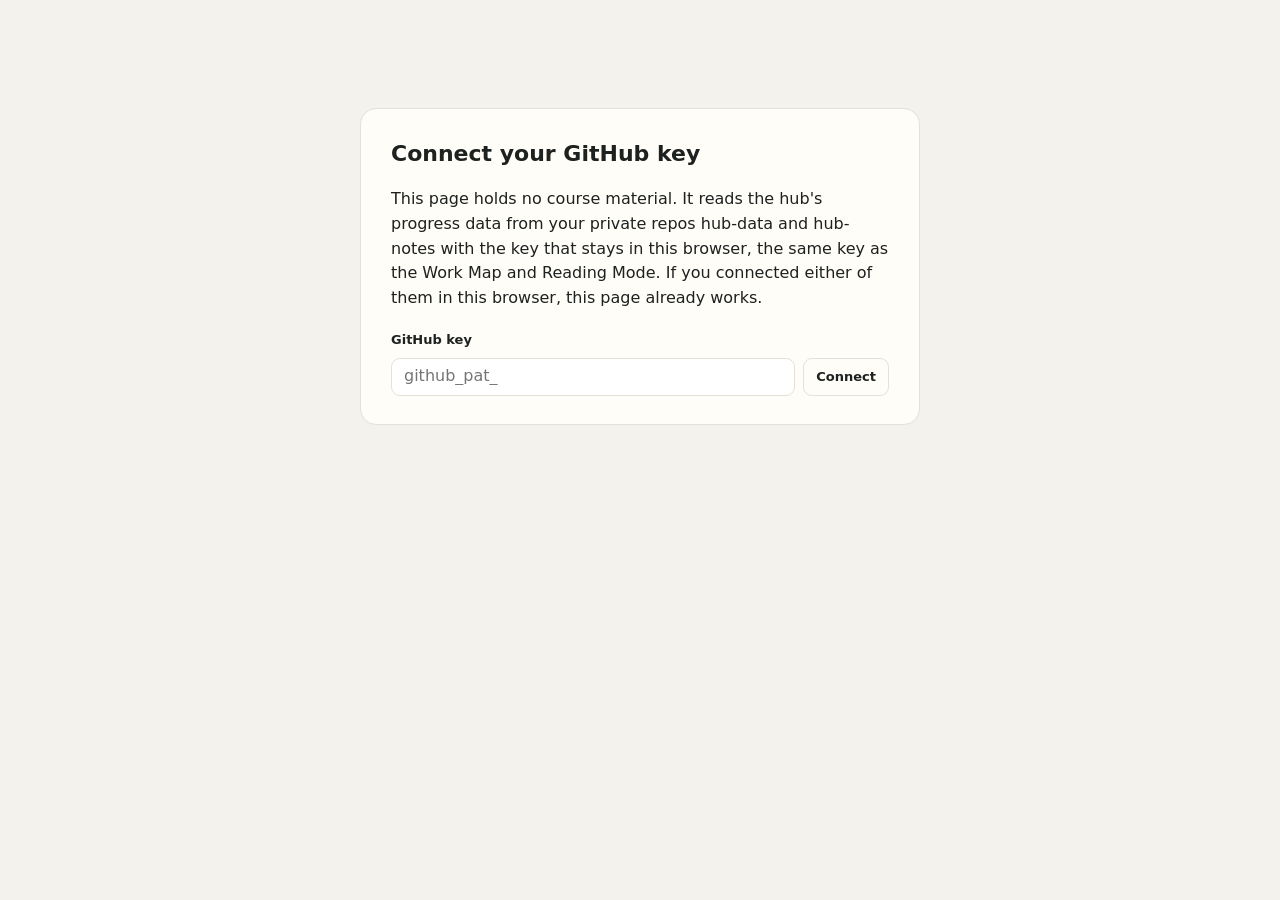
<file: observatory/city.html>
<!doctype html>
<html lang="en"><head><meta charset="utf-8"><meta http-equiv="refresh" content="0; url=./"><title>Maarif City</title></head><body><p><a href="./">Maarif City has moved here.</a></p></body></html>
</file>
<file: style.css>
/* Reading Mode. Layout: a quiet desk. Contents on the right, one paper page of text, the margin on the left
 * (editor notes, open questions, your marks and notes); on a phone the margin drops under each block.
 * Lesson text is Urdu, right to left. Every control is English.
 * Colour: scholar inks (MM crimson, AH green, JS orange, EZ purple) carry the text; blue = editor note,
 * red = open question, sand = teacher only, gold = class lesson, teal = the app's own accent. */
:root{
  --ground:#eef0ec; --paper:#fffdf8; --paper-2:#f5f4ee; --ink:#1d211f; --soft:#4f5753; --faint:#6b736f; --rule:#e3e1d8; --rule-2:#ecebe3; --wash:#f3f2ec;
  --accent:#0b5f57; --accent-2:#0b7a70; --accent-w:#e3f2ef; --glow:#9fe0d4;
  --MM:#a51d2d; --AH:#2c7a35; --JS:#b45309; --EZ:#6b2a9a;
  --MM-t:#8a1826; --AH-t:#1f5a27; --JS-t:#8a4007; --EZ-t:#4a2170;
  --MM-w:#fbe6e8; --AH-w:#e5f2e6; --JS-w:#fbecdc; --EZ-w:#f0e6f7; --several:#5c5c5c;
  --note:#2d4f86; --note-w:#f0f4fb; --q:#b4382a; --q-w:#fff7f4; --q-pill:#fbe2dc; --q-line:#e9b4a8; --tc:#6b5a2e; --tc-w:#fbf8ee; --tc-line:#c7b98f;
  --gold:#d99a1e; --gold-ink:#7a4f00; --gold-w:#fbf1dc; --hl:#fde58a; --hl-on:#f6c945; --atlas:#2a5bb8; --atlas-w:#eaf0fb;
  --shadow:0 1px 2px rgba(29,33,31,.05),0 12px 32px rgba(29,33,31,.06); --shadow-s:0 1px 3px rgba(29,33,31,.07);
  --ur:Gulzar,"Noto Nastaliq Urdu","Jameel Noori Nastaleeq",serif; --ur-h:"Noto Nastaliq Urdu",serif;
  --ar:Amiri,"Al Mushaf",serif; --fa:Vazirmatn,"Noto Naskh Arabic",sans-serif; --ui:Geist,system-ui,-apple-system,"Segoe UI",sans-serif;
  --fs:21px; color-scheme:light;
}
@media (prefers-color-scheme:dark){:root:not([data-theme="light"]){
  --ground:#121715; --paper:#1a201e; --paper-2:#20272a; --ink:#e8ede9; --soft:#bcc5c1; --faint:#98a29e; --rule:#323b38; --rule-2:#2a3230; --wash:#232a28;
  --accent:#7fcac2; --accent-2:#7fcac2; --accent-w:#1d3330; --glow:#7fcac2;
  --MM:#ff8a80; --AH:#7fd187; --JS:#ffb35c; --EZ:#d3a4f5; --MM-t:#ffb3ab; --AH-t:#a7e3ad; --JS-t:#ffcb8f; --EZ-t:#e2c4f8;
  --MM-w:#36201e; --AH-w:#1c2f1e; --JS-w:#34281b; --EZ-w:#2d2236; --several:#b0b0b0;
  --note:#a9c1ee; --note-w:#1e2738; --q:#ff9a88; --q-w:#33201c; --q-pill:#4a2a24; --q-line:#6b3a31; --tc:#dcc58f; --tc-w:#2a261b; --tc-line:#6b5f3e;
  --gold:#e8b44a; --gold-ink:#f0c870; --gold-w:#3a2f12; --hl:#6b5a12; --hl-on:#8f7614; --atlas:#9db8ff; --atlas-w:#1f2a40;
  --shadow:0 1px 2px rgba(0,0,0,.3); --shadow-s:0 1px 2px rgba(0,0,0,.3); color-scheme:dark}}
:root[data-theme="dark"]{
  --ground:#121715; --paper:#1a201e; --paper-2:#20272a; --ink:#e8ede9; --soft:#bcc5c1; --faint:#98a29e; --rule:#323b38; --rule-2:#2a3230; --wash:#232a28;
  --accent:#7fcac2; --accent-2:#7fcac2; --accent-w:#1d3330; --glow:#7fcac2;
  --MM:#ff8a80; --AH:#7fd187; --JS:#ffb35c; --EZ:#d3a4f5; --MM-t:#ffb3ab; --AH-t:#a7e3ad; --JS-t:#ffcb8f; --EZ-t:#e2c4f8;
  --MM-w:#36201e; --AH-w:#1c2f1e; --JS-w:#34281b; --EZ-w:#2d2236; --several:#b0b0b0;
  --note:#a9c1ee; --note-w:#1e2738; --q:#ff9a88; --q-w:#33201c; --q-pill:#4a2a24; --q-line:#6b3a31; --tc:#dcc58f; --tc-w:#2a261b; --tc-line:#6b5f3e;
  --gold:#e8b44a; --gold-ink:#f0c870; --gold-w:#3a2f12; --hl:#6b5a12; --hl-on:#8f7614; --atlas:#9db8ff; --atlas-w:#1f2a40;
  --shadow:0 1px 2px rgba(0,0,0,.3); --shadow-s:0 1px 2px rgba(0,0,0,.3); color-scheme:dark}

*{box-sizing:border-box}
[hidden]{display:none!important}
html{scroll-padding-top:130px}
html,body{margin:0;overflow-x:clip}
body{background:var(--ground);color:var(--ink);font-family:var(--ur);direction:rtl}
button,input,textarea,select{font:inherit;color:inherit}
button{cursor:pointer}
a{color:var(--accent);text-underline-offset:3px}
::selection{background:#cfe9e3}
:focus-visible{outline:2px solid var(--accent-2);outline-offset:2px;border-radius:4px}
.ui,.ui *{font-family:var(--ui)}
.ltr{direction:ltr;unicode-bidi:isolate}
.muted{color:var(--faint)}
.sr{position:absolute!important;width:1px;height:1px;overflow:hidden;clip:rect(0 0 0 0);white-space:nowrap}

/* buttons */
.btn{font-family:var(--ui);font-size:12.5px;font-weight:600;border:1px solid var(--rule);background:var(--paper);border-radius:9px;padding:0 11px;min-height:36px;display:inline-flex;align-items:center;gap:6px;text-decoration:none;color:var(--ink);white-space:nowrap}
.btn:hover{border-color:var(--accent-2)}
.btn[aria-pressed="true"]{background:var(--wash)}
.btn:disabled{opacity:.45;cursor:default}
.btn svg{width:15px;height:15px;flex:none}
.btn.icon{width:40px;justify-content:center;padding:0}
.dot{display:inline-block;width:8px;height:8px;border-radius:50%;flex:none}
.sq{display:inline-block;width:8px;height:8px;border-radius:2px;flex:none}

/* top bar */
.top{position:sticky;top:0;z-index:20;background:var(--paper);border-bottom:1px solid var(--rule)}
.top1{padding:0 24px;min-height:58px;display:flex;align-items:center;gap:16px;flex-wrap:wrap}
.brand{display:flex;align-items:center;gap:10px;text-decoration:none;color:var(--ink);font-family:var(--ui);font-weight:700;font-size:15px}
.brand .mk{width:24px;height:24px;border-radius:7px;background:#1d211f;display:grid;place-items:center}
.brand .mk svg{width:20px;height:20px}
.top .tools a svg,.top .tools button svg{width:15px;height:15px}
.crumb{display:flex;align-items:center;gap:8px;font-size:16px;line-height:2;color:var(--soft);min-width:0;flex:1 1 200px}
.crumb a{text-decoration:none;color:var(--soft)}
.crumb a:hover{color:var(--ink)}
.crumb .cur{color:var(--ink);font-weight:700}
.crumb .c{font-family:var(--ui);font-size:13px}
.crumb svg{width:10px;height:10px;flex:none}
.chain{display:flex;align-items:center;gap:6px;direction:ltr;font-family:var(--ui);font-size:12px;font-weight:600;flex-wrap:wrap}
.chip{border-radius:7px;padding:4px 9px;text-decoration:none;white-space:nowrap}
.chip.f{color:var(--atlas);background:var(--atlas-w)}
.chip.s{color:var(--accent);background:var(--accent-w)}
.chip.l{color:#1d1405;background:var(--gold)}
.chip.lp{color:var(--gold-ink);background:var(--gold-w)}
.chain .arr{width:16px;height:10px}
.top2{padding:6px 24px 8px;display:flex;align-items:center;gap:12px;flex-wrap:wrap;border-top:1px solid var(--rule-2)}
.tabs{display:flex;gap:3px;background:var(--wash);border-radius:11px;padding:3px;direction:ltr;flex-wrap:wrap}
.tabs a{font-family:var(--ui);font-size:13px;font-weight:500;border-radius:9px;padding:0 12px;min-height:34px;display:flex;align-items:center;gap:6px;text-decoration:none;color:var(--soft)}
.tabs a[aria-current]{background:var(--paper);color:var(--ink);box-shadow:var(--shadow-s);font-weight:700}
.tabs .n{font-size:11px;font-weight:700;border-radius:6px;padding:1px 6px;background:var(--rule-2);color:var(--soft)}
.tabs .n.q{background:var(--q-pill);color:var(--q)}
.schf{display:flex;gap:6px;flex-wrap:wrap;direction:ltr}
.schf button{font-family:var(--ui);font-size:12px;font-weight:600;border:1.5px solid var(--c);color:var(--c);background:transparent;border-radius:999px;padding:0 11px;min-height:32px;display:flex;align-items:center;gap:6px}
.schf button .dot{background:var(--c)}
.schf button[aria-pressed="true"]{background:var(--c);color:var(--paper)}
.schf button[aria-pressed="true"] .dot{background:var(--paper)}
.tools{margin-inline-start:auto;display:flex;gap:6px;align-items:center;flex-wrap:wrap;direction:ltr}

/* library and lists */
.page{max-width:1240px;margin:0 auto;padding:36px 28px 90px;display:flex;flex-direction:column;gap:40px}
.hero{display:grid;grid-template-columns:minmax(0,1.25fr) minmax(0,1fr);gap:28px;align-items:stretch}
.hero h1{margin:0;font-family:var(--ur-h);font-size:44px;font-weight:700;line-height:2.1}
.hero p{margin:0;font-size:19px;line-height:2.2;color:var(--soft);max-width:34em}
.who{display:flex;gap:8px;flex-wrap:wrap;margin-top:6px}
.who span{display:inline-flex;align-items:center;gap:8px;font-size:15px;line-height:2;border-radius:999px;padding:0 13px 2px;background:var(--w);color:var(--c)}
.who .dot{background:var(--c)}
.cont{text-decoration:none;color:#fffdf8;background:#1d211f;border-radius:22px;padding:24px 28px;display:flex;flex-direction:column;gap:8px;box-shadow:0 10px 30px rgba(29,33,31,.18)}
.cont .k{font-family:var(--ui);font-size:13px;font-weight:600;color:#b9c4bf;direction:ltr;text-align:right}
.cont .t{font-family:var(--ur-h);font-size:26px;font-weight:600;line-height:2.1}
.cont .pills{display:flex;gap:8px;flex-wrap:wrap;direction:ltr;justify-content:flex-end}
.cont .pills span{font-family:var(--ui);font-size:12.5px;background:rgba(255,255,255,.09);border-radius:8px;padding:3px 10px}
.cont .pills .q{background:rgba(230,120,100,.24);color:#ffd3c9}
.cont.empty{background:var(--paper);color:var(--ink);box-shadow:var(--shadow-s)}
.cont.empty .k{color:var(--faint)}
.shead{display:flex;justify-content:space-between;align-items:baseline;gap:16px;flex-wrap:wrap;border-bottom:1px solid var(--rule);padding-bottom:6px;direction:ltr}
.shead h2{margin:0;font-family:var(--ui);font-size:22px;font-weight:650}
.shead span{font-family:var(--ui);font-size:13px;color:var(--faint)}
.grid{display:grid;grid-template-columns:repeat(auto-fit,minmax(270px,1fr));gap:16px}
.card{text-decoration:none;color:var(--ink);background:var(--paper);border-radius:18px;box-shadow:var(--shadow-s);padding:18px 22px;display:flex;flex-direction:column;gap:8px;transition:transform .15s,box-shadow .15s}
a.card:hover{transform:translateY(-2px);box-shadow:0 8px 22px rgba(29,33,31,.1)}
.card .t{font-family:var(--ur-h);font-size:23px;font-weight:700;line-height:2}
.card .m{font-family:var(--ui);font-size:12.5px;color:var(--soft);direction:ltr;text-align:right;display:flex;gap:12px;flex-wrap:wrap;justify-content:flex-end}
.card .code{font-family:var(--ui);font-size:12px;font-weight:700;color:var(--accent);background:var(--accent-w);border-radius:6px;padding:3px 8px}
.card.off{background:transparent;box-shadow:inset 0 0 0 1px var(--rule)}
.bar{display:flex;height:6px;border-radius:3px;overflow:hidden;background:var(--rule-2)}
.bar span{display:block;height:100%}
.panel{background:var(--paper);border-radius:18px;box-shadow:var(--shadow-s);padding:18px 22px;display:flex;flex-direction:column;gap:6px}
.panel h3{margin:0;font-family:var(--ui);font-size:17px;font-weight:650;direction:ltr;text-align:right}
.rowlink{display:flex;justify-content:space-between;gap:12px;text-decoration:none;color:var(--ink);border-top:1px solid var(--rule-2);padding:8px 0;font-family:var(--ui);font-size:14px;direction:ltr}
.rowlink b{color:var(--q)}
.list{background:var(--paper);border-radius:18px;box-shadow:var(--shadow-s);overflow:hidden}
.li{display:grid;grid-template-columns:64px minmax(0,1fr) auto;gap:16px;align-items:center;padding:6px 22px;min-height:56px;border-top:1px solid var(--rule-2);text-decoration:none;color:var(--ink)}
.li:first-child{border-top:0}
.li:hover{background:var(--wash)}
.li .n{font-family:var(--ui);font-size:13px;font-weight:700;color:var(--accent);direction:ltr}
.li .t{font-size:17px;line-height:2}
.li .meta{display:flex;gap:6px;flex-wrap:wrap;direction:ltr;justify-content:flex-start}
.li.off{color:var(--faint)}
.li.off .n{color:var(--faint)}
.pill{font-family:var(--ui);font-size:11.5px;font-weight:600;border-radius:6px;padding:2px 7px;white-space:nowrap}
.pill.note{background:var(--note-w);color:var(--note)} .pill.q{background:var(--q-pill);color:var(--q)} .pill.tc{background:var(--tc-w);color:var(--tc)}
.pill.l{background:var(--gold);color:#1d1405} .pill.lp{background:var(--gold-w);color:var(--gold-ink)} .pill.s{background:var(--accent-w);color:var(--accent)} .pill.f{background:var(--atlas-w);color:var(--atlas)}
.pill.off{background:var(--rule-2);color:var(--faint)}

/* reading desk */
.desk{display:grid;grid-template-columns:250px minmax(0,1fr);max-width:1500px;margin:0 auto;align-items:start}
.rail{position:sticky;top:118px;max-height:calc(100vh - 130px);overflow:auto;padding:24px 18px 30px 8px;display:flex;flex-direction:column;gap:2px}
.rail .rh{font-family:var(--ui);font-size:11px;font-weight:600;letter-spacing:.06em;color:var(--faint);padding:0 10px 6px;direction:ltr;text-align:right;text-transform:uppercase}
.rail a{display:flex;gap:10px;align-items:center;text-decoration:none;font-size:15.5px;line-height:2;padding:2px 10px;border-radius:10px;color:var(--soft)}
.rail a:hover{background:var(--wash);color:var(--ink)}
.rail a.on{background:var(--paper);color:var(--ink);box-shadow:var(--shadow-s)}
.rail a .rn{font-size:14px;min-width:16px;color:var(--faint)}
.rail a.on .rn{color:var(--accent-2)}
.rail a.h3{padding-inline-start:30px;font-size:14px}
.rail .dots{display:flex;gap:2px;margin-inline-start:auto}
.rail .dots i{width:6px;height:6px;border-radius:50%}
.rail .sum{margin-top:16px;border-top:1px solid var(--rule);padding-top:10px;display:flex;flex-direction:column;gap:2px}
.rail .sum button{font-family:var(--ui);font-size:13px;border:0;background:none;display:flex;justify-content:space-between;padding:4px 10px;border-radius:8px;direction:ltr;color:var(--ink)}
.rail .sum button:hover{background:var(--wash)}
main.read{min-width:0;padding:22px 20px 140px 0}
.sheet{background:var(--paper);border-radius:20px;box-shadow:var(--shadow);padding:34px 0 40px}
.lhead{padding:0 44px 18px;border-bottom:1px solid var(--rule-2);margin-bottom:12px;display:flex;flex-direction:column;gap:2px}
.lhead .k{font-family:var(--ui);font-size:13px;font-weight:600;color:var(--faint);direction:ltr;text-align:right}
.lhead h1{margin:0;font-family:var(--ur-h);font-size:34px;font-weight:700;line-height:2.15}
.lhead .share{display:flex;height:6px;border-radius:3px;overflow:hidden;margin-top:8px;background:var(--rule-2)}
.lhead .src{font-family:var(--ui);font-size:12px;color:var(--faint);direction:ltr;text-align:right;line-height:1.6;margin-top:6px}
.lhead .ref{font-size:15px;color:var(--soft);line-height:2}
.banner{margin:0 44px 10px;font-family:var(--ui);font-size:13px;background:var(--gold-w);color:var(--ink);border-radius:10px;padding:8px 12px;direction:ltr;text-align:right}

/* a block: text | margin */
.row{display:grid;grid-template-columns:minmax(0,1fr) 330px;gap:26px;padding:0 0 0 22px;scroll-margin-top:140px}
.txt{min-width:0;font-size:var(--fs);line-height:2.35;padding:3px 44px 3px 0}
.side{min-width:0;display:flex;flex-direction:column;gap:8px;padding-top:6px}
.tocbtn{display:none!important}
.row.cur>.txt{box-shadow:inset -3px 0 0 var(--accent-2)}
.row.drop>.txt{opacity:.42}
.row.keep>.txt{background:linear-gradient(to left,var(--accent-w),transparent 75%)}
.txt h2{margin:26px 0 2px;font-family:var(--ur-h);font-size:1.18em;font-weight:700;line-height:2.1;display:flex;gap:12px;align-items:baseline}
.txt h3{margin:16px 0 0;font-family:var(--ur-h);font-size:1.06em;font-weight:600;line-height:2.1}
.txt p{margin:0}
.kinds{display:flex;gap:8px;align-items:center;flex-wrap:wrap}
.kinds span{font-size:14px;line-height:2;background:var(--wash);color:var(--soft);border-radius:6px;padding:0 9px}
.kinds code{font-family:var(--ui);font-size:11.5px;color:var(--faint);direction:ltr}
.spk{display:inline-flex;align-items:center;gap:8px;font-size:15px;line-height:2;color:var(--c);margin-top:6px}
.spk .dot{background:var(--c)}
.s{color:var(--t,var(--ink));border-radius:3px}
.s.comp{--t:var(--ink)}
.s.lit{background:var(--wash);box-shadow:0 0 0 2px var(--wash)}
.s.focus{outline:1.5px dashed var(--accent-2);outline-offset:2px}
.sal{font-size:.8em}
.sal.added{opacity:.8}
.ar{font-family:var(--ar);font-size:1.02em;color:var(--accent)}
.garbled{color:var(--faint);font-size:.85em}
.intro{background:var(--paper-2);border-radius:14px;padding:8px 18px}
.lbl{display:block;font-family:var(--ui);font-size:12px;font-weight:600;color:var(--faint);direction:ltr;text-align:right;line-height:2}
.blk-ar{text-align:center;font-family:var(--ar);font-size:1.15em;line-height:2.15;color:var(--accent);font-weight:700}
.blk-ar.quote{font-weight:400;color:var(--soft)}
.blk-ar.fa{font-family:var(--fa);font-weight:400;font-size:.95em}
.blk-ref{text-align:left;font-size:15px;color:var(--accent);line-height:2}
.blk-tr{font-weight:700;color:var(--accent)}
.blk-tr .s{--t:var(--accent)}
.fold{font-size:14px;line-height:2}
.fold summary{cursor:pointer;color:var(--faint);font-family:var(--ui);font-size:12.5px;direction:ltr;text-align:right}
.fold .body{font-family:var(--ar);font-size:18px;line-height:2.1;color:var(--soft);border:1px solid var(--rule);border-radius:10px;padding:6px 12px;margin-top:4px}
.omitted{border:1.5px dashed var(--rule);border-radius:14px;padding:6px 16px 10px;background:var(--paper-2)}
.omitted summary{cursor:pointer;font-size:15px;line-height:2;color:var(--soft);display:flex;gap:8px;align-items:baseline}
.omitted summary b{font-family:var(--ui);font-size:12.5px;color:var(--ink)}
.omitted p{margin:4px 0 0;opacity:.85}
.khulasa h2{margin:22px 0 4px;font-family:var(--ur-h)}
.khulasa ol{margin:0;padding-inline-start:1.4em}
.ikh{border-top:2px solid var(--gold);color:var(--gold-ink);font-family:var(--ui);font-size:12.5px;font-weight:700;padding-top:4px;direction:ltr;text-align:right}
.ul{margin:0;padding-inline-start:1.3em}
.ul li{margin:2px 0}
.unver{font-family:var(--ui);font-size:12px;color:var(--q);direction:ltr;text-align:right}
.ho{font-family:var(--ui);font-size:11px;font-weight:600;color:var(--accent);background:var(--accent-w);border-radius:5px;padding:1px 6px;margin-inline-end:6px;vertical-align:3px}
mark{background:var(--hl);color:inherit;border-radius:3px;padding:0 1px}
mark.on{background:var(--hl-on)}
.desk[data-focus] .txt .s:not(.comp){opacity:.25}
.desk[data-focus="MM"] .txt .s[data-sch~="MM"],.desk[data-focus="AH"] .txt .s[data-sch~="AH"],.desk[data-focus="JS"] .txt .s[data-sch~="JS"],.desk[data-focus="EZ"] .txt .s[data-sch~="EZ"]{opacity:1}
.hide-note .mcard.note,.hide-q .row .mcard.q{display:none}

/* teacher-only run */
.row.tc>.txt{background:var(--tc-w);border-inline-start:0}
.row.tc.first>.txt{border-radius:14px 14px 0 0;padding-top:8px}
.row.tc.last>.txt{border-radius:0 0 14px 14px;padding-bottom:10px}
.row.tc>.txt{box-shadow:inset 1.5px 0 0 var(--tc-line),inset -1.5px 0 0 var(--tc-line)}
.row.tc.first>.txt{box-shadow:inset 1.5px 0 0 var(--tc-line),inset -1.5px 0 0 var(--tc-line),inset 0 1.5px 0 var(--tc-line)}
.row.tc.last>.txt{box-shadow:inset 1.5px 0 0 var(--tc-line),inset -1.5px 0 0 var(--tc-line),inset 0 -1.5px 0 var(--tc-line)}
.row.tc.first.last>.txt{border-radius:14px;box-shadow:inset 0 0 0 1.5px var(--tc-line)}
.row.tc>.txt{margin-inline-start:28px;padding-inline:18px}
.tclbl{display:flex;justify-content:space-between;align-items:center;font-family:var(--ui);font-size:12px;font-weight:600;color:var(--tc);direction:ltr;margin-bottom:2px}

/* margin cards */
.mcard{background:var(--paper);border-radius:14px;padding:9px 13px 11px;box-shadow:0 0 0 1px var(--rule-2),var(--shadow-s);display:flex;flex-direction:column;gap:4px}
.mcard .mh{display:flex;justify-content:space-between;align-items:center;font-family:var(--ui);font-size:12px;font-weight:600;direction:ltr}
.mcard .mh span:last-child{font-weight:500;color:var(--faint);font-size:11px}
.mcard.note .mh{color:var(--note)}
.mcard.note{background:var(--note-w);box-shadow:none}
.mcard.note p{margin:0;font-size:15.5px;line-height:2.1;color:var(--ink)}
.mcard.note p.en,.en{font-family:var(--ui);direction:ltr;text-align:left;font-size:14.5px;line-height:1.65}
.en .nar.nblk{display:block;text-align:right;margin:4px 0;padding:2px 8px;border-right:3px solid var(--note);font-size:1.08em}
.en .nar{font-family:var(--ur);font-size:1.05em;line-height:2;unicode-bidi:isolate}
.mcard.note.clip p{max-height:8.4em;overflow:hidden;-webkit-mask-image:linear-gradient(#000 70%,transparent)}
.mcard .more{align-self:flex-start;font-family:var(--ui);font-size:12px;font-weight:600;border:0;background:none;color:var(--note);padding:0;direction:ltr}
.mcard.q{background:var(--q-w);box-shadow:inset 0 0 0 1.5px var(--q-line)}
.mcard.q .mh{color:var(--q)}
.mcard.q .en{font-family:var(--ui);font-size:13px;line-height:1.55;direction:ltr;text-align:left;margin:0}
.mcard.q .en b{display:block;margin-bottom:2px}
.mcard.q .lab{font-family:var(--ui);font-size:11.5px;font-weight:600;color:var(--faint);direction:ltr;text-align:left;margin-top:4px}
.mcard.q .fa{font-family:var(--fa);font-size:14px;line-height:2;color:var(--soft)}
.mcard.q .ruling{background:var(--paper);border-radius:8px;padding:6px 10px}
.mcard.mine{box-shadow:0 0 0 2px var(--hl),var(--shadow-s)}
.mcard.mine.on{box-shadow:0 0 0 2px var(--hl-on),var(--shadow-s)}
.mcard.mine q{display:block;quotes:"«" "»";font-size:14.5px;color:var(--faint);line-height:2;cursor:pointer;max-height:5.8em;overflow:hidden}
.mcard textarea{width:100%;border:1px solid var(--rule);border-radius:9px;padding:4px 10px;background:var(--paper);resize:vertical;min-height:3.4em;font-size:15px;line-height:1.9;unicode-bidi:plaintext}
.mcard .tags{display:flex;gap:4px;flex-wrap:wrap;direction:ltr}
.tag{font-family:var(--ui);font-size:11.5px;border:1px solid var(--rule);background:none;border-radius:999px;padding:1px 9px;color:var(--soft)}
.tag[aria-pressed="true"]{background:var(--wash);color:var(--ink);border-color:var(--faint)}
.tag.del{margin-inline-start:auto;border:0}
.marks{display:flex;gap:4px;flex-wrap:wrap;direction:ltr;opacity:.3;transition:opacity .15s}
.row:hover .marks,.row.cur .marks,.marks:focus-within,.marks.set{opacity:1}
.mk{font-family:var(--ui);font-size:11.5px;font-weight:500;border:1px solid var(--rule);background:var(--paper);border-radius:999px;padding:0 9px;min-height:26px;color:var(--soft)}
.mk[aria-pressed="true"].keep{background:var(--accent);border-color:var(--accent);color:var(--paper)}
.mk[aria-pressed="true"].drop{background:var(--faint);border-color:var(--faint);color:var(--paper)}
.mk[aria-pressed="true"].maybe{background:#9a5b00;border-color:#9a5b00;color:#fff}
.mk[aria-pressed="true"].key{background:var(--gold);border-color:var(--gold);color:#1d1405}
.mk[aria-pressed="true"].move,.mk[aria-pressed="true"].src{background:var(--ink);border-color:var(--ink);color:var(--paper)}
.mv{display:flex;gap:6px;align-items:center;font-family:var(--ui);font-size:12px;direction:ltr}
.mv input{flex:1;border:1px solid var(--rule);border-radius:6px;background:var(--paper);padding:2px 8px;font-size:12px}
.seam{display:grid;grid-template-columns:minmax(0,1fr) 330px;gap:26px;padding-left:22px;min-height:12px}
.seam .sl{display:flex;align-items:center;gap:8px;font-family:var(--ui);font-size:11.5px;color:var(--faint);padding-right:44px;direction:ltr}
.seam .sl::before,.seam .sl::after{content:"";flex:1;border-top:1px dotted var(--rule)}
.seam .bb{border:0;background:none;color:var(--faint);font-size:11.5px;padding:0 6px;opacity:0}
.seam:hover .bb,.seam .bb:focus-visible{opacity:1}
.seam.on .sl{color:var(--gold-ink);font-weight:700}
.seam.on .sl::before,.seam.on .sl::after{border-top:2px solid var(--gold)}
.seam.on .bb{opacity:1;color:var(--gold-ink)}

/* the Persian source panel */
.srcbox{grid-column:1/-1;margin:6px 44px 10px 0;background:var(--paper-2);border:1px solid var(--rule);border-radius:16px;padding:10px 16px 12px}
.srcbox .ps+.ps{border-top:1px solid var(--rule);margin-top:8px;padding-top:8px}
.srcbox .ph{display:flex;gap:12px;align-items:baseline;flex-wrap:wrap;font-size:14px;line-height:2;color:var(--soft)}
.srcbox .ph code{font-family:var(--ui);font-size:12px;color:var(--ink);direction:ltr;unicode-bidi:isolate}
.srcbox .ph .full{margin-inline-start:auto;font-family:var(--ui);font-size:12px;font-weight:600;border:0;background:none;color:var(--accent);padding:0}
.srcbox .fa{font-family:var(--fa);font-size:16px;line-height:2.05;display:flex;flex-direction:column;gap:2px}
.srcbox .fa p{margin:0;display:flex;gap:10px;border-radius:8px;padding:0 8px;color:var(--faint)}
.srcbox .fa p.ref{color:var(--ink);background:var(--paper)}
.srcbox .fa p.lit{box-shadow:inset 0 0 0 1.5px var(--accent-2);background:var(--accent-w)}
.srcbox .fa .n{font-family:var(--ui);font-size:11px;color:var(--faint);min-width:22px;text-align:center;padding-top:6px;direction:ltr}

/* selection bar, dock, drawer, toast */
.selbar{position:fixed;z-index:40;left:50%;transform:translateX(-50%);bottom:calc(84px + env(safe-area-inset-bottom,0px));background:#1d211f;color:#fffdf8;border-radius:12px;padding:6px;display:flex;gap:4px;flex-wrap:wrap;justify-content:center;max-width:calc(100vw - 24px);box-shadow:0 8px 22px rgba(29,33,31,.3);direction:ltr}
.selbar button{font-family:var(--ui);font-size:12.5px;background:transparent;color:inherit;border:1px solid rgba(255,255,255,.25);border-radius:8px;padding:3px 10px}
.selbar button.pri{background:var(--hl);color:#1d211f;border-color:var(--hl);font-weight:700}
.dock{position:fixed;inset:auto 0 0;z-index:15;display:flex;justify-content:center;pointer-events:none;padding:0 12px calc(14px + env(safe-area-inset-bottom,0px))}
.dock-in{pointer-events:auto;display:flex;align-items:center;gap:6px;background:#1d211f;color:#fffdf8;border-radius:999px;padding:5px;box-shadow:0 10px 26px rgba(29,33,31,.3);max-width:100%}
.dock-in button{width:44px;height:40px;border:0;border-radius:999px;background:rgba(255,255,255,.08);display:grid;place-items:center;color:#fffdf8}
.dock-in button:disabled{opacity:.35}
.dock-in svg{width:16px;height:16px}
.dock-in .now{display:flex;gap:8px;align-items:center;font-size:15px;line-height:2;padding:0 8px;max-width:46vw;min-width:0;overflow:hidden;white-space:nowrap}
.dock-in .now .ui{font-size:12px;color:#b9c4bf;flex:none}
.dock-in .now .t{overflow:hidden;text-overflow:ellipsis}
.dock-in .listen{width:auto;padding:0 14px;font-family:var(--ui);font-size:12.5px;font-weight:600;background:var(--glow);color:#0e2a26;gap:6px;display:flex;align-items:center}
.drawer{position:fixed;inset:0;z-index:45;display:flex}
.drawer .scrim{position:absolute;inset:0;background:rgba(0,0,0,.35)}
.drawer .dp{position:relative;width:min(380px,90vw);height:100%;background:var(--ground);overflow:auto;box-shadow:0 0 30px rgba(0,0,0,.2)}
.drawer .rail{position:static;max-height:none;padding:18px 14px 40px}
.over{position:fixed;inset:0;z-index:50;background:rgba(10,12,16,.45);display:flex;justify-content:center;align-items:flex-start;padding:48px 16px 24px}
.over .pn{background:var(--paper);border-radius:16px;width:min(880px,100%);max-height:calc(100vh - 80px);overflow:auto;padding:16px 22px 22px}
.over .pn h2{margin:0;font-family:var(--ui);font-size:18px;font-weight:650;direction:ltr;text-align:right}
.over .it{display:grid;grid-template-columns:minmax(0,1fr);gap:4px;padding:10px 0;border-top:1px solid var(--rule-2);cursor:pointer;text-decoration:none;color:var(--ink)}
.over .it:hover{background:var(--wash)}
.toast{position:fixed;left:50%;bottom:90px;transform:translateX(-50%);background:var(--ink);color:var(--paper);padding:10px 16px;border-radius:10px;font-family:var(--ui);font-size:13px;z-index:60;direction:ltr}
.save{font-family:var(--ui);font-size:12px;color:var(--faint);direction:ltr}

/* audio player */
.player{position:fixed;left:0;right:0;bottom:calc(66px + env(safe-area-inset-bottom,0px));z-index:16;margin:0 auto;width:min(980px,calc(100vw - 24px));background:var(--paper);border:1px solid var(--rule);border-radius:14px;box-shadow:0 10px 26px rgba(29,33,31,.18);padding:8px 10px;display:flex;align-items:center;gap:6px;flex-wrap:wrap;direction:ltr;font-size:13px}
.player button,.player select{font-family:var(--ui);font-size:12.5px;border:1px solid var(--rule);background:var(--paper);border-radius:8px;padding:0 10px;min-height:34px;color:var(--ink)}
.player .pp{background:var(--ink);color:var(--paper);border-color:var(--ink);font-weight:600;min-width:64px}
.player button[aria-pressed="true"]{background:var(--accent-w);border-color:var(--accent-2);color:var(--accent)}
.player input[type=range]{flex:1 1 180px;min-width:120px;accent-color:var(--accent-2)}
.player .tm{color:var(--faint);font-variant-numeric:tabular-nums;white-space:nowrap}
.player .msg{color:var(--faint);flex-basis:100%}
.player .msg:empty{display:none}
.row.say>.txt{background:linear-gradient(to left,var(--hl),transparent 90%);border-radius:6px}
body.has-player main.read{padding-bottom:220px}

/* other views */
.files{display:flex;flex-direction:column;gap:18px;padding:0 44px}
.files h3{margin:0;font-family:var(--ui);font-size:14px;font-weight:650;direction:ltr;text-align:right}
.files a{display:flex;gap:10px;align-items:center;justify-content:flex-end;font-family:var(--ui);font-size:14px;direction:ltr;text-decoration:none;color:var(--ink);padding:6px 10px;border-radius:9px;border:1px solid var(--rule-2)}
.files a:hover{border-color:var(--accent-2)}
.files a small{color:var(--faint)}
.chg{padding:0 44px;display:flex;flex-direction:column;gap:12px}
.chg .grp{font-family:var(--ui);font-size:13px;font-weight:650;direction:ltr;text-align:right;margin-top:8px}
.chg .c{border-top:1px solid var(--rule-2);padding-top:8px;display:grid;gap:4px}
.chg .c .f{font-size:17px;line-height:2.1}
.chg .c .why{font-family:var(--ui);font-size:13px;line-height:1.55;color:var(--soft);direction:ltr;text-align:left}
.doc{padding:0 44px;font-size:17px;line-height:2.1}
.doc .md{white-space:normal}
.doc .md h1,.doc .md h2,.doc .md h3,.doc .md h4{font-family:var(--ui);margin:22px 0 6px;line-height:1.4}
.doc .md p,.doc .md li{unicode-bidi:plaintext;text-align:start}
.doc .md pre{font-family:var(--ui);font-size:12.5px;line-height:1.5;background:var(--paper-2);border-radius:10px;padding:10px 12px;overflow:auto;direction:ltr;text-align:left;white-space:pre}
.doc .md code{font-family:var(--ui);font-size:.8em;background:var(--wash);border-radius:4px;padding:0 4px}
.doc .md [dir="ltr"]{font-family:var(--ui);font-size:15px;line-height:1.6}

/* connect screens */
.solo{max-width:620px;margin:40px auto;padding:0 16px;display:flex;flex-direction:column;gap:14px;direction:ltr;font-family:var(--ui)}
.solo h1{font-size:30px;font-weight:700;letter-spacing:-.03em;margin:0}
.solo p,.solo li{font-size:15px;line-height:1.55;color:var(--soft)}
.solo ol{margin:0;padding-left:20px}
.solo .r{display:flex;gap:8px;flex-wrap:wrap}
.solo input{flex:1;min-width:0;font-size:15px;border:1px solid var(--rule);border-radius:10px;padding:0 12px;min-height:44px;background:var(--paper)}
.solo .err{color:var(--q);font-weight:600}
.loading{padding:60px 0;text-align:center;font-family:var(--ui);color:var(--faint)}

@media (max-width:1180px){
  .desk{grid-template-columns:minmax(0,1fr)}
  .desk>.rail{display:none}
  main.read{padding:16px 14px 140px}
  .tocbtn{display:inline-flex!important}
}
@media (max-width:900px){
  .row,.seam{grid-template-columns:minmax(0,1fr);padding-left:0}
  .side{padding:0 22px 8px}
  .side:empty{display:none}
  .seam>.sp{display:none}
  .marks{opacity:1}
  .txt{padding:3px 22px}
  .lhead{padding:0 22px 14px}
  .row.tc>.txt{margin-inline:10px}
  .srcbox{margin:6px 14px 10px}
  .files,.chg,.doc{padding:0 22px}
  .hero{grid-template-columns:1fr}
  :root{--fs:19px}
}
@media (max-width:640px){
  .top{position:static}
  .top1,.top2{padding-inline:12px}
  .chain{display:none}
  .schf{display:none}
  .page{padding:24px 14px 80px}
  .hero h1{font-size:32px}
  .lhead h1{font-size:27px}
  .sheet{border-radius:14px;padding-top:22px}
  .dock-in .now{max-width:40vw}
  .li{grid-template-columns:44px minmax(0,1fr);padding:6px 14px}
  .li .meta{grid-column:2}
}
@media (prefers-reduced-motion:reduce){*{transition:none!important;scroll-behavior:auto!important}}

/* stress-test fixes, 2026-11-12 */
.selbar,.toast{left:12px;right:12px;margin-inline:auto;width:fit-content;max-width:calc(100vw - 24px);transform:none}
.toast{bottom:calc(140px + env(safe-area-inset-bottom,0px))}
body.has-player .selbar{bottom:calc(136px + env(safe-area-inset-bottom,0px))}
body.has-player .toast{bottom:calc(200px + env(safe-area-inset-bottom,0px))}
.tocbtn[hidden]{display:none!important}
.files a svg{width:16px;height:16px;flex:none}
.doc .md h1,.doc .md h2,.doc .md h3,.doc .md h4{unicode-bidi:plaintext;text-align:start}
.mcard textarea{field-sizing:content;max-height:60vh;overflow:auto}
.dock-in .listen[aria-pressed="true"]{background:var(--hl-on);color:#1d211f}
.drawer .dclose{position:absolute;top:10px;left:10px;z-index:2}
:root[data-theme="dark"] .dock-in{background:#2b3431;border:1px solid #46514d}
:root[data-theme="dark"] .marks{opacity:.55}
@media (prefers-color-scheme:dark){:root:not([data-theme="light"]) .dock-in{background:#2b3431;border:1px solid #46514d} :root:not([data-theme="light"]) .marks{opacity:.55}}
@media (max-width:900px){
  .mk,.tag,.selbar button,.player button,.player select{min-height:40px}
  .more,.bb{min-height:40px;padding-inline:8px}
  body.has-player .selbar{bottom:calc(190px + env(safe-area-inset-bottom,0px))}
}
@media (max-width:640px){
  .player #aBack,.player #aFwd,.player #aFollow{display:none}
  .player{gap:4px;padding:6px 8px}
  body.has-player .toast{bottom:calc(250px + env(safe-area-inset-bottom,0px))}
}

/* speed: lay out only what is near the screen (Nastaliq layout is the main cost) */
.row{content-visibility:auto;contain-intrinsic-size:auto 260px}
.omitted>p,.doc .md>*{content-visibility:auto;contain-intrinsic-size:auto 90px}

/* getting around (2026-11-13) */
.step{display:flex;gap:6px;direction:rtl;font-family:var(--ui)}
.step .sb{display:inline-flex;align-items:center;gap:6px;min-height:34px;padding:0 10px;border:1px solid var(--rule);border-radius:9px;background:var(--paper);color:var(--ink);text-decoration:none;font-size:13px;font-weight:600}
.step .sb:hover{border-color:var(--accent-2);color:var(--accent)}
.step .sb svg{width:14px;height:14px}
.step .sb.off{visibility:hidden;min-width:60px}
.conn{display:grid;grid-template-columns:max-content minmax(0,1fr);gap:6px 12px;align-items:center;margin-top:12px;padding-top:12px;border-top:1px dashed var(--rule);direction:ltr}
.conn .ck{font-family:var(--ui);font-size:12px;font-weight:600;color:var(--faint);text-align:left}
.conn .cv{display:flex;flex-wrap:wrap;gap:6px;font-family:var(--ui);font-size:12.5px;font-weight:600}
.conn .chip.off{opacity:.6;cursor:default}
.conn .chip.w{color:var(--accent);border:1px solid var(--rule);background:var(--paper)}
.conn a.chip:hover{outline:1px solid currentColor}
.rail details.rl{margin-top:14px;border-top:1px solid var(--rule);padding-top:8px}
.rail details.rl>summary{font-family:var(--ui);font-size:11px;font-weight:600;letter-spacing:.06em;color:var(--faint);padding:4px 10px;direction:ltr;text-align:right;text-transform:uppercase;cursor:pointer;list-style-position:inside}
.rail a.lsn{font-size:13.5px;line-height:1.9;padding:1px 10px;gap:8px}
.rail a.lsn b{font-family:var(--ui);font-size:11.5px;font-weight:700;color:var(--accent-2);min-width:30px;direction:ltr;text-align:right;flex:none}
.rail a.lsn .lt{flex:1;min-width:0;white-space:nowrap;overflow:hidden;text-overflow:ellipsis}
.rail a.lsn i{font-style:normal;font-family:var(--ui);font-size:10.5px;font-weight:700;border-radius:5px;padding:0 5px;flex:none}
.rail a.lsn i.l{background:var(--gold);color:#1d1405}
.rail a.lsn i.lp{background:var(--gold-w);color:var(--gold-ink)}
.rail a.lsn i.v{background:var(--wash);color:var(--faint)}
.rail a.lsn.on{background:var(--accent-w);color:var(--ink);box-shadow:none}
.rail .lsh{font-family:var(--ui);font-size:11px;color:var(--faint);padding:8px 10px 2px;direction:ltr;text-align:right}
@media (max-width:640px){.step .sb span{display:none}}
.step .sb span{max-width:190px;overflow:hidden;text-overflow:ellipsis;white-space:nowrap}

/* three ways to move (2026-11-13): X chain in row 1, Y number and Z forms in row 2 */
.xpath{display:flex;align-items:center;gap:4px;flex-wrap:wrap;min-width:0;direction:rtl}
.xpath .xs svg{width:10px;height:10px;color:var(--faint)}
.st{display:inline-flex;align-items:baseline;gap:6px;border:1px solid var(--rule);border-radius:9px;padding:3px 10px;font-family:var(--ui);font-size:13px;font-weight:600;color:var(--ink);background:var(--paper);text-decoration:none;white-space:nowrap;direction:ltr;cursor:pointer;list-style:none}
.st::-webkit-details-marker{display:none}
.st i{font-style:normal;font-size:10.5px;font-weight:600;letter-spacing:.04em;text-transform:uppercase;color:var(--faint)}
.st.a{color:var(--atlas)} .st.f{color:var(--atlas)} .st.s{color:var(--accent)} .st.l{color:var(--gold-ink)}
a.st:hover,summary.st:hover{border-color:currentColor}
.st.cur{background:var(--ink);color:var(--paper);border-color:var(--ink);cursor:default}
.st.cur i{color:inherit;opacity:.7}
.st.none{opacity:.55;cursor:default;border-style:dashed}
.car{font-size:10px;opacity:.7;margin-inline-start:2px}
details.dd{position:relative}
details.dd>summary{list-style:none}
details.dd>summary::-webkit-details-marker{display:none}
details.dd .menu{position:absolute;top:calc(100% + 6px);right:0;z-index:30;min-width:260px;max-width:min(420px,90vw);max-height:min(60vh,520px);overflow:auto;background:var(--paper);border:1px solid var(--rule);border-radius:12px;box-shadow:0 14px 32px rgba(29,33,31,.16);padding:6px;display:flex;flex-direction:column;gap:2px}
.top2 details.dd .menu{right:auto;left:0}
.top2 .zforms~details.dd .menu,.top2 .ynav details.dd .menu{left:auto;right:0}
details.dd .menu a{display:grid;grid-template-columns:auto minmax(0,1fr) auto;gap:2px 10px;align-items:center;padding:5px 10px;border-radius:8px;text-decoration:none;color:var(--ink)}
details.dd .menu a:hover{background:var(--wash)}
details.dd .menu a[aria-current]{background:var(--accent-w)}
details.dd .menu a b{font-family:var(--ui);font-size:12.5px;font-weight:700;direction:ltr;text-align:right;white-space:nowrap}
details.dd .menu a span{font-size:14.5px;line-height:1.9;white-space:nowrap;overflow:hidden;text-overflow:ellipsis}
details.dd .menu a i{font-style:normal;font-family:var(--ui);font-size:10.5px;font-weight:700;border-radius:5px;padding:0 6px}
details.dd .menu a i.l{background:var(--gold);color:#1d1405} details.dd .menu a i.lp{background:var(--gold-w);color:var(--gold-ink)}
details.dd .menu a i.s{background:var(--accent-w);color:var(--accent)} details.dd .menu a i.f{background:var(--atlas-w);color:var(--atlas)}
.xpath details.dd .menu a{grid-template-columns:minmax(0,1fr)}
.xpath details.dd .menu a b{text-align:left}
.ynav{display:flex;align-items:center;gap:4px;direction:rtl;font-family:var(--ui)}
.ynav .yp,.ynav .yn{display:inline-flex;align-items:center;gap:5px;min-height:34px;padding:0 9px;border:1px solid var(--rule);border-radius:9px;background:var(--paper);color:var(--ink);text-decoration:none;font-size:12.5px;font-weight:600;max-width:200px}
.ynav .yp span,.ynav .yn span{overflow:hidden;text-overflow:ellipsis;white-space:nowrap}
.ynav a:hover{border-color:var(--accent-2);color:var(--accent)}
.ynav .off{opacity:.3}
.ynav svg{width:14px;height:14px;flex:none}
.ycur{display:inline-flex;align-items:baseline;gap:6px;min-height:34px;padding:6px 12px;border-radius:9px;background:var(--ink);color:var(--paper);font-size:14px;font-weight:700;cursor:pointer;direction:ltr}
.ycur .of{font-size:11.5px;font-weight:500;opacity:.75}
.ydd .menu.list{min-width:340px}
.top2 .tabs.more{opacity:.92}
.top2 .tabs.more a{font-size:13px}
.top2 .gap{flex:1}
.disp>summary.btn{display:inline-flex;align-items:center;gap:4px;cursor:pointer}
.disp .menu.wide{min-width:340px;gap:6px;padding:12px;direction:ltr}
.disp .menu .mh{font-family:var(--ui);font-size:11px;font-weight:600;letter-spacing:.05em;text-transform:uppercase;color:var(--faint);margin-top:4px}
.disp .menu .mrow{display:flex;flex-wrap:wrap;gap:6px}
.disp .schf{display:flex}
@media (max-width:640px){.st i{display:none}.ynav .yp span,.ynav .yn span{display:none}}
.top1 .tools{margin-inline:0;margin-right:auto}
.top2 .zforms~details.disp.dd .menu,.top2 details.disp.dd .menu{left:0;right:auto}

details.dd .menu .mbab{position:sticky;top:-6px;background:var(--paper);font-family:var(--ui);font-size:11px;font-weight:700;letter-spacing:.06em;text-transform:uppercase;color:var(--faint);padding:8px 10px 4px;direction:ltr;text-align:right;border-bottom:1px solid var(--rule-2);z-index:1}

/* folded notes (2026-11-13): an old note shrinks to one line; Open brings it back */
.mcard.mine .fold{margin-inline-start:auto;margin-inline-end:8px;font-family:var(--ui);font-size:11px;font-weight:600;border:0;background:none;color:var(--accent);padding:0;cursor:pointer}
.mcard.mine .fs{display:none}
.mcard.mine.folded{opacity:.6;padding:5px 13px}
.mcard.mine.folded>q,.mcard.mine.folded>textarea,.mcard.mine.folded>.tags{display:none}
.mcard.mine.folded .fs{display:block;font-size:13px;color:var(--soft);cursor:pointer;white-space:nowrap;overflow:hidden;text-overflow:ellipsis}
</file>
<file: observatory/style.css>
:root{--paper:#fffdf8;--ground:#f3f2ec;--ink:#1d211f;--soft:#4f5753;--faint:#5f6662;--t-12:12px;--t-13:13px;--t-14:14px;--t-16:16px;--t-20:20px;--s-4:4px;--s-8:8px;--s-12:12px;--s-16:16px;--s-24:24px;--rule:#e3e1d8;--wash:#f5f4ee;--accent:#3d3590;--accent-wash:#ecebf7;
  --ui:Geist,system-ui,-apple-system,"Segoe UI",sans-serif;--ur:"Noto Nastaliq Urdu",serif;--ur-s:Gulzar,"Noto Nastaliq Urdu",serif;color-scheme:light}
*{box-sizing:border-box}
[hidden]{display:none!important}
html,body{margin:0;height:100%}
body{background:var(--ground);color:var(--ink);font-family:var(--ui)}
a{color:inherit}
.btn{font-family:var(--ui);font-size:13px;font-weight:600;border:1px solid var(--rule);background:var(--paper);border-radius:9px;padding:0 12px;min-height:34px;display:inline-flex;align-items:center;text-decoration:none;color:var(--ink);cursor:pointer}
.btn:hover{border-color:var(--accent);color:var(--accent)}
.solo{max-width:560px;margin:12vh auto;background:var(--paper);border:1px solid var(--rule);border-radius:16px;padding:28px 30px;line-height:1.55}
.solo h1{margin:0 0 8px;font-size:22px}
.solo label{font-weight:600;font-size:13px}
.solo .r{display:flex;gap:8px;margin-top:6px}
.solo input{flex:1;font:inherit;border:1px solid var(--rule);border-radius:9px;padding:0 12px;min-height:38px}
.err{color:#b4382a}
#app{height:100%;display:flex;flex-direction:column}
.top{display:flex;align-items:center;gap:18px;padding:10px 20px;background:var(--paper);border-bottom:1px solid var(--rule);flex-wrap:wrap}
.brand{display:flex;align-items:center;gap:9px;font-weight:700;font-size:16px;text-decoration:none}
.orb{width:22px;height:22px;border-radius:50%;background:radial-gradient(circle at 35% 35%,#ffe7a8,#7fe0d2 45%,#8fb0ea);display:inline-block;box-shadow:0 0 0 1px #c9d6e8}
.views{display:flex;gap:4px;background:var(--wash);border-radius:10px;padding:3px}
.views span,.views a{text-decoration:none;font-size:12.5px;font-weight:600;padding:5px 11px;border-radius:8px;color:var(--faint)}
.views .on{background:var(--paper);color:var(--ink);box-shadow:0 1px 2px rgba(0,0,0,.06)}
.views .soon{opacity:.6}
.crumb{display:flex;align-items:center;gap:6px;font-size:13.5px;flex-wrap:wrap}
.crumb a{text-decoration:none;color:var(--soft);padding:3px 8px;border-radius:7px;cursor:pointer}
.crumb a:hover{background:var(--wash);color:var(--ink)}
.crumb .cur{font-weight:700;color:var(--ink);padding:3px 8px}
.crumb .sep{color:var(--faint)}
.tools{margin-left:auto;display:flex;gap:8px;align-items:center}
.made{font-size:12px;color:var(--faint)}
.desk{flex:1;display:grid;grid-template-columns:minmax(0,1fr) 330px;min-height:0}
.stage{position:relative;overflow:hidden;background:radial-gradient(ellipse at 50% 42%,#ffffff 0,var(--paper) 45%,#f4f1e6 100%)}
#svg{position:absolute;inset:0;width:100%;height:100%;cursor:default;touch-action:none}
#svg.can{cursor:pointer}
.legend{position:absolute;left:18px;top:16px;background:rgba(255,253,248,.88);border:1px solid var(--rule);border-radius:12px;padding:10px 12px;font-size:12px;display:flex;flex-direction:column;gap:5px;color:var(--soft)}
.legend b{font-size:var(--t-12);color:var(--faint);font-weight:600}
.legend span{display:flex;align-items:center;gap:8px}
.legend i{width:13px;height:13px;border-radius:50%;display:inline-block;flex:none}
.hint{position:absolute;left:18px;bottom:14px;font-size:12px;color:var(--faint);background:rgba(255,253,248,.85);border-radius:8px;padding:5px 10px;border:1px solid var(--rule)}
.drops{position:absolute;right:16px;bottom:14px;display:flex;gap:10px;align-items:flex-end;flex-wrap:wrap;justify-content:flex-end;max-width:60%}
.drop{display:flex;flex-direction:column;align-items:center;gap:4px;cursor:pointer;background:none;border:0;font:inherit;padding:4px;border-radius:12px}
.drop:hover,.drop:focus-visible{background:rgba(11,95,87,.06);outline:none}
.drop svg{display:block}
.drop span{font-size:11.5px;font-weight:700;color:var(--accent)}
.drop small{font-size:10.5px;color:var(--faint)}
.dropshead{font-size:11px;font-weight:600;letter-spacing:.05em;text-transform:uppercase;color:var(--faint);align-self:center;margin-right:4px}
.side{background:var(--paper);border-left:1px solid var(--rule);padding:20px;overflow:auto;display:flex;flex-direction:column;gap:14px}
.side h2{margin:0;font-size:18px;line-height:1.3}
.side .ur{font-family:var(--ur);font-size:17px;line-height:2.1;direction:rtl;text-align:right;color:var(--soft)}
.side .kind{font-size:var(--t-12);color:var(--faint);font-weight:600}
.bar{display:flex;height:12px;border-radius:6px;overflow:hidden;background:#ecebe3}
.bar span{display:block;height:100%}
.rows{display:flex;flex-direction:column;gap:6px;font-size:13px}
.rows div{display:flex;justify-content:space-between;gap:10px;align-items:center}
.rows i{width:10px;height:10px;border-radius:50%;display:inline-block;margin-right:7px}
.rows b{font-variant-numeric:tabular-nums}
.card{background:var(--wash);border-radius:12px;padding:12px 14px;display:flex;flex-direction:column;gap:7px;font-size:13px}
.card h3{margin:0;font-size:var(--t-13);color:var(--faint);font-weight:600}
.links{display:flex;gap:8px;flex-wrap:wrap}
.muted{color:var(--faint);font-size:12.5px;line-height:1.5}
@media (max-width:900px){.desk{grid-template-columns:1fr;grid-template-rows:minmax(420px,62vh) auto}.side{border-left:0;border-top:1px solid var(--rule)}.drops{max-width:100%}.hint{display:none}}
@media (prefers-reduced-motion:reduce){*{transition:none!important}}
/* city */
.ctl{position:absolute;right:16px;top:16px;display:flex;gap:6px}
#svg .blab{display:none}
#svg.zin .blab{display:inline}
#svg .c{cursor:pointer}
#svg .dist,#svg .dlab{cursor:zoom-in}
#svg.grabbing{cursor:grabbing}

/* city v2 */
.top{gap:14px}
.search{position:relative;flex:1;max-width:460px;margin-left:auto}
.search input{width:100%;font:inherit;font-size:13.5px;border:1px solid var(--rule);border-radius:10px;padding:0 12px;min-height:36px;background:var(--wash)}
.search input:focus{outline:2px solid var(--accent);background:var(--paper)}
.results{position:absolute;top:calc(100% + 6px);left:0;right:0;z-index:40;background:var(--paper);border:1px solid var(--rule);border-radius:12px;box-shadow:0 14px 32px rgba(29,33,31,.16);padding:6px;display:flex;flex-direction:column;gap:2px}
.results button{display:grid;grid-template-columns:auto 1fr;grid-template-areas:"t k" "u u";gap:0 10px;text-align:left;font:inherit;font-size:13px;border:0;background:none;border-radius:8px;padding:6px 10px;cursor:pointer;color:var(--ink)}
.results button b{grid-area:t}.results .k{grid-area:k;justify-self:end;font-size:11.5px;color:var(--faint)}
.results .u{grid-area:u;font-family:var(--ur);font-size:14px;line-height:2;color:var(--soft);text-align:right}
.results button.at,.results button:hover{background:var(--accent-wash)}
.results .more{font-size:12px;color:var(--faint);padding:6px 10px}
.bar2{display:flex;align-items:center;gap:10px;padding:8px 20px;background:var(--paper);border-bottom:1px solid var(--rule);flex-wrap:wrap}
.bar2 select{font:inherit;font-size:13px;font-weight:600;border:1px solid var(--rule);border-radius:9px;padding:0 10px;min-height:32px;background:var(--paper)}
.chips{display:flex;gap:6px;flex-wrap:wrap}
.chip{font:inherit;font-size:12.5px;font-weight:600;border:1px solid var(--rule);border-radius:999px;padding:0 12px;min-height:30px;background:var(--paper);color:var(--soft);cursor:pointer;display:inline-flex;align-items:center;gap:7px}
.chip span{font-size:11px;font-weight:600;color:var(--faint);font-variant-numeric:tabular-nums}
.chip.on{background:#1d211f;border-color:#1d211f;color:#fff}.chip.on span{color:#b9c4bf}
.count{font-size:12.5px;color:var(--accent);font-weight:600}
.link{font:inherit;font-size:12.5px;border:0;background:none;color:var(--soft);text-decoration:underline;cursor:pointer}
#svg{cursor:grab}
#svg .c{cursor:pointer;transition:opacity .2s}
#svg .c.dim{opacity:.12}
#svg .c.faded{opacity:.3}
#svg .c.dim.faded{opacity:.1}
#svg .sign{cursor:zoom-in}
#svg .blab,#svg .roof,#svg .mk{display:none}
#svg.z1 .blab{display:inline}#svg.z2 .mk{display:inline}#svg.z3 .roof{display:inline}

.tip{position:absolute;z-index:30;pointer-events:none;background:#1d211f;color:#fff;font-size:12px;padding:5px 9px;border-radius:7px;white-space:nowrap;box-shadow:0 6px 16px rgba(0,0,0,.18)}
.tip .red{color:#ffb4a6}
.legend{left:16px;top:auto;bottom:14px;flex-direction:row;flex-wrap:wrap;gap:12px;padding:7px 12px;max-width:calc(100% - 230px)}
.legend small{color:var(--faint)}
.legend i{border-radius:3px}
.legend i.flat{background:#c9d4ea}
.legend i.dash{background:#f1efe7;border:1.5px dashed #8fb9b0}
.legend i.q{background:#b4382a;border-radius:50%;width:9px;height:9px}
.ctl{right:16px;top:14px}
.btn.icon{width:34px;justify-content:center;padding:0;font-size:16px}
.minimap{position:absolute;right:16px;bottom:14px;width:170px;height:116px;background:rgba(255,253,248,.92);border:1px solid var(--rule);border-radius:10px;overflow:hidden;cursor:pointer}
.minimap .vp{position:absolute;border:1.5px solid #1d211f;border-radius:3px;pointer-events:none}
.helpbox{position:absolute;right:16px;top:58px;z-index:35;width:380px;background:var(--paper);border:1px solid var(--rule);border-radius:14px;box-shadow:0 14px 32px rgba(29,33,31,.16);padding:16px 18px;display:flex;flex-direction:column;gap:8px;font-size:13px;line-height:1.5;color:var(--soft)}
.helpbox b{color:var(--ink);font-size:14px}
kbd{font-family:var(--ui);font-size:11.5px;border:1px solid var(--rule);border-bottom-width:2px;border-radius:5px;padding:0 5px;background:var(--wash);color:var(--ink)}
.chain{display:flex;flex-direction:column;gap:2px;background:var(--wash);border-radius:12px;padding:10px 12px;font-size:var(--t-13);font-variant-numeric:tabular-nums}
.chain .st{display:grid;grid-template-columns:92px 1fr;gap:var(--s-8);align-items:baseline}
.chain .arr{font-style:normal;color:var(--faint);font-size:12px;padding-left:30px;line-height:1}
.chain .ck{font-size:var(--t-12);font-weight:600;color:var(--faint)}
.chain .cv{line-height:1.6}
.chain a{color:var(--accent);font-weight:600;cursor:pointer;text-decoration:underline;text-underline-offset:2px}
.chain .none{color:var(--faint)}
.ladder{display:flex;flex-direction:column;gap:4px;font-size:13px;color:var(--faint)}
.ladder div{display:flex;align-items:center;gap:8px}.ladder .on{color:var(--ink)}
.ladder i{width:12px;height:12px;border-radius:3px;display:inline-block}
.forms{display:flex;flex-wrap:wrap;gap:6px}
.form{font-size:12px;border:1px dashed #cfcab9;border-radius:7px;padding:2px 8px;color:var(--faint)}
.form.on{border-style:solid;border-color:var(--accent);color:var(--accent);background:var(--accent-wash);font-weight:600}
.card .r{display:flex;justify-content:space-between}
.red{color:#b4382a}
.small{font-size:12.5px;color:var(--accent)}
.keys{font-size:11.5px;color:var(--faint)}
.rows small{font-weight:500;color:var(--faint);margin-left:4px}
.rows .mini{height:4px;border-radius:2px;background:#ecebe3;overflow:hidden;margin:-2px 0 4px}
.rows .mini span{display:block;height:100%}
@media (max-width:900px){.search{max-width:none;order:3;flex-basis:100%}.minimap{display:none}.legend{max-width:calc(100% - 32px)}}

/* city v3: class lesson street, Bab numbers on the ground, no text selection while moving */
.stage,.stage *{-webkit-user-select:none;user-select:none}
#svg .lroof{display:none}
#svg.z0 .lroof{display:inline}
#svg .gnum{pointer-events:none}
.legend i.l{background:linear-gradient(#d99a1e 0 33%,#e8b54e 33% 66%,#d99a1e 66%)}
/* night palettes: the map's own panels sit in the same dark */
.stage[data-pal=dark] .legend,.stage[data-pal=dark] .minimap{background:rgba(12,12,14,.72);border-color:rgba(255,255,255,.14);color:#e6e2d8}
.stage[data-pal=dark] .legend small{color:rgba(230,226,216,.6)}
.stage[data-pal=dark] .minimap .vp{border-color:#fff}
.stage[data-pal=dark] .ctl .btn{background:rgba(12,12,14,.72);color:#eee9dd;border-color:rgba(255,255,255,.18)}

/* City update 2026-11-13: presets, matches, hover, rows, changes */
.seg{display:inline-flex;gap:2px;background:var(--wash);border:1px solid var(--rule);border-radius:10px;padding:2px}
.seg-b{font:inherit;font-size:12.5px;font-weight:600;border:0;background:none;color:var(--soft);border-radius:8px;padding:0 10px;min-height:28px;cursor:pointer;display:inline-flex;align-items:center;gap:6px}
.seg-b span{font-size:11px;color:var(--faint);font-variant-numeric:tabular-nums}
.seg-b.on{background:var(--paper);color:var(--ink);box-shadow:0 1px 2px rgba(0,0,0,.08)}
.seg-b:hover:not(.on){color:var(--ink)}
.chip:disabled{opacity:.45;cursor:default}
.btn.sm{min-height:28px;font-size:12px;padding:0 10px}
.btn:focus-visible,.chip:focus-visible,.seg-b:focus-visible,.prow:focus-visible,.link:focus-visible{outline:2px solid var(--accent);outline-offset:2px}
.made.old{color:#b35c00;font-weight:600}
#svg .c.hov .ol{stroke:var(--accent);stroke-opacity:1;stroke-width:1.8}
#svg .c.sel .ol{stroke:#2a2550;stroke-opacity:1;stroke-width:2.4}
#svg .c.sel{opacity:1}
#svg .mk,#svg #paths path,#svg .fr{transition:opacity .2s}
#svg .mk.dim,#svg #paths path.dim,#svg .fr.dim{opacity:.08}
#svg .fr{fill:var(--accent);fill-opacity:.2;stroke:var(--accent);stroke-width:1.4;vector-effect:non-scaling-stroke}
@keyframes frpulse{50%{fill-opacity:.08}}

.tip{white-space:normal;max-width:300px;padding:8px 11px;line-height:1.4}
.tip .th{display:flex;flex-direction:column;gap:1px}.tip .th span{color:#d9d6ea;font-size:11.5px}
.tip .tu{font-family:var(--ur-s);font-size:16px;line-height:1.7;margin-top:2px}
.tip .tf{display:flex;flex-wrap:wrap;gap:4px;margin-top:4px}.tip .tf span{font-size:10.5px;background:rgba(255,255,255,.14);border-radius:5px;padding:1px 6px}
.tip .tq{color:#ffb3c7;margin-top:4px;font-weight:600}.tip .tn{color:#c9c2ff;margin-top:2px}
.plist{display:flex;flex-direction:column;gap:2px;margin:10px 0}
.prow{font:inherit;text-align:left;border:1px solid transparent;background:none;border-radius:9px;padding:6px 8px;cursor:pointer;display:grid;grid-template-columns:1fr auto;align-items:center;gap:4px 10px;color:var(--ink)}
.prow:not(.cr) .pb{grid-column:1/-1;grid-row:2}
.prow:hover,.prow.on{background:var(--accent-wash);border-color:var(--rule)}
.prow .pn{font-weight:700;font-size:13px;display:inline-flex;align-items:center;gap:6px;white-space:nowrap}
.prow .pn small{font-weight:500;color:var(--faint);font-size:11px}
.prow .pc{font-size:11.5px;color:var(--soft);white-space:nowrap;text-align:right}
.prow .pb{display:flex;height:6px;border-radius:3px;background:var(--rule);overflow:hidden;min-width:60px}
.prow .pb span{display:block;height:100%}
.prow .pu{grid-column:1/-1;font-family:var(--ur-s);font-size:15px;line-height:1.7;color:var(--soft);text-align:right;overflow:hidden;text-overflow:ellipsis;white-space:nowrap}
.prow.cr{grid-template-columns:40px 34px minmax(0,1fr) 30px 36px}
.prow.cr .pu{grid-column:auto;min-width:0}
.prow .fls{display:inline-flex;gap:2px}.prow .fl{width:7px;height:12px;border-radius:2px;display:inline-block}
.prow .pl,.prow .pq{display:inline-flex;justify-content:flex-end}
.prow em{font-style:normal;font-size:10.5px;font-weight:700;border-radius:5px;padding:1px 5px}
.prow .lb{background:#f7f3e2;color:#7a5600;border:1px solid #ecd9a0}.prow .lb.t{background:#f2be1d;color:#3f2d00;border-color:#f2be1d}
.prow .qb{background:#fbe3ea;color:#a3164a}.prow .rb{background:var(--accent-wash);color:var(--accent)}
.dot{width:7px;height:7px;border-radius:50%;background:var(--accent);display:inline-block}
.side h3.sub{font-size:12px;color:var(--faint);font-weight:600;margin:14px 0 0}
.acts{display:flex;flex-wrap:wrap;gap:6px;margin:12px 0 4px}
.chg{padding:6px 0;border-top:1px solid var(--rule);font-size:12.5px}.chg:first-of-type{border-top:0}
.ok{color:#2e7d32;font-size:12px;font-weight:600}.warn{color:#b35c00;font-size:12px;font-weight:600}
.card.fresh{border-color:var(--accent)}
.results .sw{width:10px;height:10px;border-radius:3px;display:inline-block;margin-right:6px;flex:none}

/* batch 1: legend, honest bars, sorting, facts, print */
.legend .ramp{display:inline-flex;gap:0;border-radius:6px;overflow:hidden;border:1px solid var(--rule)}
.legend .ramp span{gap:6px;padding:2px 8px;background:var(--paper)}
.legend .lgx{display:flex;flex-wrap:wrap;gap:6px 12px;flex-basis:100%}
.legend .link{font-size:12px}
.prow .pb .hatch{background:repeating-linear-gradient(135deg,var(--rule) 0 3px,transparent 3px 6px);border-left:1px solid var(--paper)}
.prow .pb span+span{border-left:1px solid var(--paper)}
.prow .pb.sc{justify-self:start}
.prow .pc,.count,.facts,.rows b{font-variant-numeric:tabular-nums}
.facts{font-size:var(--t-13);color:var(--soft);margin:6px 0 10px}
.sortby{margin:12px 0 2px;align-self:flex-start}
.sortby .seg-b{white-space:nowrap;font-size:12px;padding:0 9px}
.prow .qb bdi{font-variant-numeric:tabular-nums}
#svg #shadows{pointer-events:none}
@media print{.top,.bar2,.stage,.acts,.links,.keys{display:none!important}.desk{display:block}.side{width:auto;max-width:none;border:0;overflow:visible;height:auto;position:static}body{background:#fff}}

/* batch 2: door numbers, motion */
#svg .door{display:none;pointer-events:none;font-family:var(--ui)}
#svg.z2 .door{display:inline}
.side.in>*{animation:sidein .22s cubic-bezier(.22,1,.36,1) both}
.side.back>*{animation:sideback .22s cubic-bezier(.22,1,.36,1) both}
@keyframes sidein{from{opacity:0;transform:translateX(8px)}}
@keyframes sideback{from{opacity:0;transform:translateX(-8px)}}
.tip{animation:tipin .15s ease-out}
@keyframes tipin{from{opacity:0;transform:scale(.98)}}
#svg .c{transition:opacity .25s ease-out}
@media (prefers-reduced-motion:reduce){.side.in>*,.side.back>*,.tip{animation:none}}

/* table view */
.tablev{position:absolute;inset:0;z-index:20;background:var(--paper);overflow:auto;padding:var(--s-24)}
.tablev .tw{max-width:1100px}
.tablev h2{font-size:var(--t-20);margin:8px 0 4px}
.tablev table{width:100%;border-collapse:collapse;margin:8px 0 28px;font-size:var(--t-13)}
.tablev th,.tablev td{padding:7px 10px;border-bottom:1px solid var(--rule);text-align:left;vertical-align:middle}
.tablev thead th{font-size:var(--t-12);color:var(--faint);font-weight:600;white-space:nowrap}
.tablev tbody th{font-weight:700;white-space:nowrap}.tablev tbody th a{cursor:pointer;color:var(--ink);text-decoration:underline;text-underline-offset:3px}
.tablev .n{text-align:right;font-variant-numeric:tabular-nums;white-space:nowrap}.tablev .z{color:var(--rule)}
.tablev .gp{line-height:0;min-width:260px}
.gq{display:inline-block;width:10px;height:10px;border-radius:2px;margin:0 2px 2px 0;cursor:pointer;position:relative}
.gq.gl{outline:1px solid #c99a17;outline-offset:-1px}
.gq.gqq::after{content:"";position:absolute;right:0;top:0;width:4px;height:4px;background:#2a2550;border-radius:0 2px 0 2px}
.gq.gb{width:14px;height:14px}
.gq:hover{outline:2px solid var(--accent);outline-offset:0}
.seg.tier .tl{font-size:12px;color:var(--faint);font-weight:600;padding:0 6px 0 8px;align-self:center}

/* speed pass: one class fades the rest during a selection; empty plots fade as one shape */
#svg.pinning #towers .c:not(.keep){opacity:.3}
#svg.pinning #flats,#svg.pinning #paths,#svg.pinning #marks{opacity:.3}
#svg #flats{transition:opacity .25s ease-out}
#svg #flats.dim{opacity:.15}
#svg #flathits path{fill:var(--accent);fill-opacity:.18;stroke:var(--accent);stroke-width:1.5;vector-effect:non-scaling-stroke}
#svg #ovl,#svg #flathits,#svg #flats,#svg #fresh,#svg #paths,#svg #marks,#svg #babl,#svg #beams{pointer-events:none}

#svg.zooming text,#svg.zooming .mk{display:none}

/* S4: marks beside the badge (Ali's view only), home link and the All courses view */
.homelink{font-size:12.5px;font-weight:600;color:var(--ink);text-decoration:underline;text-underline-offset:3px;white-space:nowrap}
#allv h2{font-size:var(--t-16,16px);margin:20px 0 6px}
#allv table{width:100%;max-width:780px;border-collapse:collapse;margin:4px 0 12px}
#allv td{padding:9px 10px;border-bottom:1px solid var(--rule);vertical-align:middle;font-size:var(--t-13)}
#allv td.n{text-align:right;white-space:nowrap}
#allv a{cursor:pointer;color:inherit;text-decoration:underline;text-underline-offset:3px}
</file>
<file: plan-b1/plan.css>
/* Bab 1 planning menu, in Reading Mode's look: contents rail, one paper page, tables scroll in their own frame */
:root{--ground:#eef0ec;--paper:#fffdf8;--paper-2:#f5f4ee;--ink:#1d211f;--soft:#4f5753;--faint:#6b736f;--rule:#e3e1d8;--wash:#f3f2ec;--accent:#0b5f57;--accent-w:#e3f2ef;--gold-ink:#7a4f00;--gold-w:#fbf1dc;
--ur:Gulzar,"Noto Nastaliq Urdu",serif;--ar:Amiri,"Noto Naskh Arabic",serif;--ui:Geist,system-ui,-apple-system,"Segoe UI",sans-serif;--fs:17px;color-scheme:light}
@media (prefers-color-scheme:dark){:root:not([data-theme="light"]){--ground:#121715;--paper:#1a201e;--paper-2:#20272a;--ink:#e8ede9;--soft:#bcc5c1;--faint:#98a29e;--rule:#323b38;--wash:#232a28;--accent:#7fcac2;--accent-w:#1d3330;--gold-ink:#f0c870;--gold-w:#3a2f12;color-scheme:dark}}
:root[data-theme="dark"]{--ground:#121715;--paper:#1a201e;--paper-2:#20272a;--ink:#e8ede9;--soft:#bcc5c1;--faint:#98a29e;--rule:#323b38;--wash:#232a28;--accent:#7fcac2;--accent-w:#1d3330;--gold-ink:#f0c870;--gold-w:#3a2f12;color-scheme:dark}
*{box-sizing:border-box}[hidden]{display:none!important}
html{scroll-padding-top:80px;scroll-behavior:smooth}html,body{margin:0;overflow-x:clip}
body{background:var(--ground);color:var(--ink);font-family:var(--ui);font-size:var(--fs);line-height:1.65}
a{color:var(--accent);text-underline-offset:3px}
.top{position:sticky;top:0;z-index:20;background:var(--paper);border-bottom:1px solid var(--rule);display:flex;align-items:center;gap:10px;flex-wrap:wrap;min-height:58px;padding:6px max(16px,env(safe-area-inset-right,0px)) 6px max(16px,env(safe-area-inset-left,0px))}
.top b{flex:1;min-width:0;font-weight:700;font-size:15px;white-space:nowrap;overflow:hidden;text-overflow:ellipsis}
.top b .u{font-family:var(--ur);font-weight:400;font-size:17px;color:var(--accent)}
.btn{font-family:var(--ui);font-size:12.5px;font-weight:600;border:1px solid var(--rule);background:var(--paper);border-radius:9px;padding:0 11px;min-height:36px;color:var(--ink);cursor:pointer}
.btn:hover,.btn:focus-visible{border-color:var(--accent);outline:none}
.desk{display:grid;grid-template-columns:260px minmax(0,1fr);gap:28px;max-width:1280px;margin:0 auto;padding:24px max(16px,env(safe-area-inset-right,0px)) 80px max(16px,env(safe-area-inset-left,0px))}
nav{position:sticky;top:78px;align-self:start;max-height:calc(100vh - 100px);overflow:auto;font-size:13px;line-height:1.5;background:var(--paper);border:1px solid var(--rule);border-radius:12px;padding:10px}
nav ul{list-style:none;margin:0;padding:0}nav ul ul{padding-left:12px}
nav a{display:block;padding:4px 8px;border-radius:7px;color:var(--soft);text-decoration:none}nav a:hover{background:var(--wash);color:var(--ink)}
nav a.cur{background:var(--accent-w);color:var(--accent);font-weight:600}
.sheet{min-width:0;background:var(--paper);border:1px solid var(--rule);border-radius:14px;box-shadow:0 1px 2px rgba(29,33,31,.05),0 12px 32px rgba(29,33,31,.06);padding:28px clamp(16px,4vw,48px)}
.sheet>*{max-width:76ch}.sheet>.tw{max-width:100%}
h1,h2,h3{line-height:1.3;text-wrap:balance}
h1{font-size:1.55em;margin:0 0 .5em}
h2{font-size:1.25em;margin:2em 0 .6em;padding-top:.7em;border-top:2px solid var(--accent)}
h3{font-size:1.06em;margin:1.7em 0 .5em;color:var(--accent)}
p,li{margin:.5em 0}ul,ol{padding-left:1.4em}
code{font-family:ui-monospace,Menlo,Consolas,monospace;font-size:.84em;background:var(--wash);padding:1px 5px;border-radius:5px}
hr{border:0;border-top:1px solid var(--rule);margin:2em 0}
.tw{overflow-x:auto;margin:1em 0;border:1px solid var(--rule);border-radius:10px}
table{border-collapse:collapse;font-size:13px;line-height:1.45;font-variant-numeric:tabular-nums}
th,td{padding:7px 10px;border-bottom:1px solid var(--rule);text-align:left;vertical-align:top;min-width:70px}
th{background:var(--paper-2);font-weight:600}tr:last-child td{border-bottom:0}
.ar{font-family:var(--ar);font-size:1.08em;unicode-bidi:isolate}
.rec{color:var(--gold-ink);background:var(--gold-w);padding:0 5px;border-radius:5px;font-size:.82em;font-weight:700}
@media (max-width:900px){.desk{grid-template-columns:minmax(0,1fr)}nav{position:static;max-height:none}}
@media (min-width:901px){#bToc{display:none}}
@media (prefers-reduced-motion:reduce){html{scroll-behavior:auto}}
.top a.btn{display:inline-flex;align-items:center;text-decoration:none}
/* comments */
mark.cm{background:#fde58a;color:inherit;border-radius:2px;padding:0 1px;cursor:pointer}
:root[data-theme="dark"] mark.cm{background:#6b5a12}
@media (prefers-color-scheme:dark){:root:not([data-theme="light"]) mark.cm{background:#6b5a12}}
.cslot{display:flex;flex-direction:column;gap:8px;margin:.4em 0 1em}
.cbox{background:var(--paper-2);border:1px solid var(--rule);border-left:3px solid #f6c945;border-radius:10px;padding:8px 12px;font-size:14px;max-width:76ch}
.cbox.on{box-shadow:0 0 0 3px #f6c945}
.cbox q{display:block;color:var(--soft);font-size:13px;quotes:"«" "»";margin-bottom:4px;max-height:4.5em;overflow:hidden}
.cbox .csec{display:block;color:var(--soft);font-size:12.5px;margin-bottom:4px}
.cbox textarea{width:100%;border:1px solid var(--rule);border-radius:7px;background:var(--paper);padding:6px 8px;font:inherit;font-size:14px;line-height:1.5;resize:vertical;min-height:3.2em}
.cf{display:flex;gap:6px;flex-wrap:wrap;align-items:center;margin-top:6px}
.tg{border:1px solid var(--rule);background:var(--paper);border-radius:999px;padding:1px 10px;font:inherit;font-size:12px;cursor:pointer;color:var(--soft)}
.tg.on{background:var(--accent);border-color:var(--accent);color:var(--paper)}
.del{margin-left:auto;border:0;background:none;color:var(--faint);font:inherit;font-size:12px;cursor:pointer}
.secbtn{display:inline-block;margin:-.3em 0 .6em;border:1px dashed var(--rule);background:none;border-radius:8px;padding:2px 10px;font:inherit;font-size:12px;color:var(--faint);cursor:pointer}
.secbtn:hover{border-color:var(--accent);color:var(--accent)}
.cbar{position:fixed;z-index:40;display:flex;gap:6px;flex-wrap:wrap;background:var(--ink);color:var(--paper);border-radius:10px;padding:6px;box-shadow:0 6px 24px rgba(0,0,0,.25);max-width:calc(100vw - 24px)}
.cbar button{background:none;border:1px solid rgba(127,127,127,.5);color:inherit;border-radius:7px;padding:2px 10px;font:inherit;font-size:13px;cursor:pointer}
.cbar button.pri{background:#f6c945;border-color:#f6c945;color:#1d211f;font-weight:700}
.cbanner{background:var(--gold-w);border:1px solid var(--rule);border-radius:10px;padding:10px 14px;margin-bottom:18px;font-size:14px;max-width:100%}
.cbanner p{margin:.2em 0 .5em}.cbanner .err{color:#b4382a}
.cbanner form{display:flex;gap:8px;flex-wrap:wrap;align-items:center}
.cbanner input{flex:1 1 220px;min-width:0;border:1px solid var(--rule);border-radius:8px;padding:6px 8px;font:inherit;background:var(--paper)}
.cover{position:fixed;inset:0;z-index:50;background:rgba(10,12,16,.45);display:flex;justify-content:center;align-items:flex-start;padding:60px 16px 24px}
.cpanel{background:var(--paper);border-radius:12px;width:min(820px,100%);max-height:calc(100vh - 90px);overflow:auto;padding:14px 18px}
.cpanel .ch{display:flex;gap:8px;align-items:center;position:sticky;top:-14px;background:var(--paper);padding:4px 0 8px;border-bottom:1px solid var(--rule)}
.cpanel .sp{flex:1}.cpanel h4{margin:14px 0 4px;color:var(--accent);font-size:14px}
.ci{display:flex;flex-direction:column;gap:2px;width:100%;text-align:left;border:0;border-bottom:1px solid var(--rule);background:none;padding:8px 4px;font:inherit;font-size:14px;cursor:pointer;color:var(--ink)}
.ci:hover{background:var(--wash)}.ci q{color:var(--soft);quotes:"«" "»"}.ci .tx{color:var(--ink)}
.ci .tgs{display:flex;gap:4px}.ci .tgs span{background:var(--accent-w);color:var(--accent);border-radius:999px;padding:0 8px;font-size:11.5px}
.muted{color:var(--faint)}.cdump{width:100%;height:220px;margin-top:10px}
#cSave{font-size:12px;color:var(--faint);white-space:nowrap}

h1.lesson{margin-top:2.4em;padding-top:.8em;border-top:3px double var(--accent);font-size:1.45em}
h1.lesson:first-child{margin-top:0;border-top:0;padding-top:0}
nav>ul>li>a{font-weight:600;color:var(--ink)}
</file>
<file: plan-b5/plan5.css>
/* Bab 4 plan page: collapsible lessons, chips, hidden refs (Ali, 2026-11-19) */
.ar{font-family:var(--ur);direction:rtl;unicode-bidi:isolate;line-height:2.1}
.lede{font-size:1.02em;color:var(--soft)}
.legend{font-size:.86em;color:var(--soft);line-height:2.2}
.bab{font-size:1.25em;text-align:right;background:var(--accent-w);border-radius:12px;padding:10px 16px;margin:8px 0 14px}
.tools{display:flex;gap:8px;flex-wrap:wrap}
.tools .btn[aria-pressed="true"]{background:var(--accent);color:#fff;border-color:var(--accent)}
h2.mv{margin-top:34px;font-size:1.15em;border-bottom:2px solid var(--rule);padding-bottom:6px}
h2 .k,.blk>summary .k{font-weight:500;color:var(--faint);font-size:.8em;margin-left:6px}
details.les{background:var(--paper);border:1px solid var(--rule);border-radius:14px;margin:10px 0;padding:0}
details.les>summary{cursor:pointer;list-style:none;padding:12px 16px;display:flex;flex-direction:column;gap:2px}
details.les>summary::-webkit-details-marker{display:none}
details.les>summary h3{margin:0;display:flex;gap:12px;align-items:baseline;justify-content:space-between;font-size:1em}
details.les>summary .num{font-family:var(--ui);font-weight:700;color:var(--accent);flex:none}
details.les>summary .t{font-family:var(--ur);font-weight:400;font-size:1.22em;line-height:2.1;text-align:right;flex:1}
details.les>summary .mini{font-size:.78em;color:var(--faint)}
details.les[open]>summary{border-bottom:1px solid var(--rule);background:var(--wash);border-radius:14px 14px 0 0}
details.les>*:not(summary){margin-left:16px;margin-right:16px}
.q{margin:14px 16px 6px;padding:10px 14px;border-left:4px solid var(--accent);background:var(--accent-w);border-radius:8px}
.q .ar{font-size:1.15em}
details.blk{margin:8px 16px;border-top:1px dashed var(--rule)}
details.blk>summary{cursor:pointer;font-weight:600;padding:8px 0;color:var(--accent)}
details.blk[open]>summary{margin-bottom:2px}
details.blk li{margin:6px 0}
details.blk ol>li{padding:4px 0}
details.blk ol>li>b:first-child{display:block}
details.blk ul ul{font-size:.94em}
details.les>details.blk:last-child{margin-bottom:14px}
.ref{display:none;color:var(--faint);font-size:.82em}
body.refs .ref{display:inline}
.chip{display:inline-block;font-family:var(--ui);font-size:.74em;font-weight:600;border-radius:999px;padding:1px 9px;margin:0 3px;vertical-align:1px;white-space:nowrap;direction:ltr}
.chip.new{background:#e3f2e5;color:#22622b}.chip.part{background:#e6eefa;color:#22489a}.chip.same{background:#efe9f8;color:#5b2ea0}
.chip.core{background:#fbe9d8;color:#8a4500}.chip.ask{background:#fbf1dc;color:#7a4f00}.chip.ai{background:#fde3e1;color:#a2241b}
:root[data-theme="dark"] .chip{filter:brightness(.85) saturate(1.2)}
.rec,.nw{display:block;font-size:.92em;margin:2px 0 0 10px}
.rec{color:var(--soft)}
.small{font-size:.8em;color:var(--faint)}
.toc .ar{font-size:.95em;line-height:1.9}
@media (max-width:600px){details.les>summary h3{flex-direction:column;gap:0}details.les>summary .t{text-align:right;width:100%}}
.refonly{display:none}body.refs .refonly{display:list-item}
.fold{margin:6px 16px;font-size:.9em;color:var(--soft)}
.blk>summary .sub{font-weight:400;color:var(--soft);font-size:.85em}
</file>
<file: plan-b6/plan6.css>
/* Bab 4 plan page: collapsible lessons, chips, hidden refs (Ali, 2026-11-19) */
.ar{font-family:var(--ur);direction:rtl;unicode-bidi:isolate;line-height:2.1}
.lede{font-size:1.02em;color:var(--soft)}
.legend{font-size:.86em;color:var(--soft);line-height:2.2}
.bab{font-size:1.25em;text-align:right;background:var(--accent-w);border-radius:12px;padding:10px 16px;margin:8px 0 14px}
.tools{display:flex;gap:8px;flex-wrap:wrap}
.tools .btn[aria-pressed="true"]{background:var(--accent);color:#fff;border-color:var(--accent)}
h2.mv{margin-top:34px;font-size:1.15em;border-bottom:2px solid var(--rule);padding-bottom:6px}
h2 .k,.blk>summary .k{font-weight:500;color:var(--faint);font-size:.8em;margin-left:6px}
details.les{background:var(--paper);border:1px solid var(--rule);border-radius:14px;margin:10px 0;padding:0}
details.les>summary{cursor:pointer;list-style:none;padding:12px 16px;display:flex;flex-direction:column;gap:2px}
details.les>summary::-webkit-details-marker{display:none}
details.les>summary h3{margin:0;display:flex;gap:12px;align-items:baseline;justify-content:space-between;font-size:1em}
details.les>summary .num{font-family:var(--ui);font-weight:700;color:var(--accent);flex:none}
details.les>summary .t{font-family:var(--ur);font-weight:400;font-size:1.22em;line-height:2.1;text-align:right;flex:1}
details.les>summary .mini{font-size:.78em;color:var(--faint)}
details.les[open]>summary{border-bottom:1px solid var(--rule);background:var(--wash);border-radius:14px 14px 0 0}
details.les>*:not(summary){margin-left:16px;margin-right:16px}
.q{margin:14px 16px 6px;padding:10px 14px;border-left:4px solid var(--accent);background:var(--accent-w);border-radius:8px}
.q .ar{font-size:1.15em}
details.blk{margin:8px 16px;border-top:1px dashed var(--rule)}
details.blk>summary{cursor:pointer;font-weight:600;padding:8px 0;color:var(--accent)}
details.blk[open]>summary{margin-bottom:2px}
details.blk li{margin:6px 0}
details.blk ol>li{padding:4px 0}
details.blk ol>li>b:first-child{display:block}
details.blk ul ul{font-size:.94em}
details.les>details.blk:last-child{margin-bottom:14px}
.ref{display:none;color:var(--faint);font-size:.82em}
body.refs .ref{display:inline}
.chip{display:inline-block;font-family:var(--ui);font-size:.74em;font-weight:600;border-radius:999px;padding:1px 9px;margin:0 3px;vertical-align:1px;white-space:nowrap;direction:ltr}
.chip.new{background:#e3f2e5;color:#22622b}.chip.part{background:#e6eefa;color:#22489a}.chip.same{background:#efe9f8;color:#5b2ea0}
.chip.core{background:#fbe9d8;color:#8a4500}.chip.ask{background:#fbf1dc;color:#7a4f00}.chip.ai{background:#fde3e1;color:#a2241b}
:root[data-theme="dark"] .chip{filter:brightness(.85) saturate(1.2)}
.rec,.nw{display:block;font-size:.92em;margin:2px 0 0 10px}
.rec{color:var(--soft)}
.small{font-size:.8em;color:var(--faint)}
.toc .ar{font-size:.95em;line-height:1.9}
@media (max-width:600px){details.les>summary h3{flex-direction:column;gap:0}details.les>summary .t{text-align:right;width:100%}}
.refonly{display:none}body.refs .refonly{display:list-item}
.fold{margin:6px 16px;font-size:.9em;color:var(--soft)}
.blk>summary .sub{font-weight:400;color:var(--soft);font-size:.85em}
</file>
